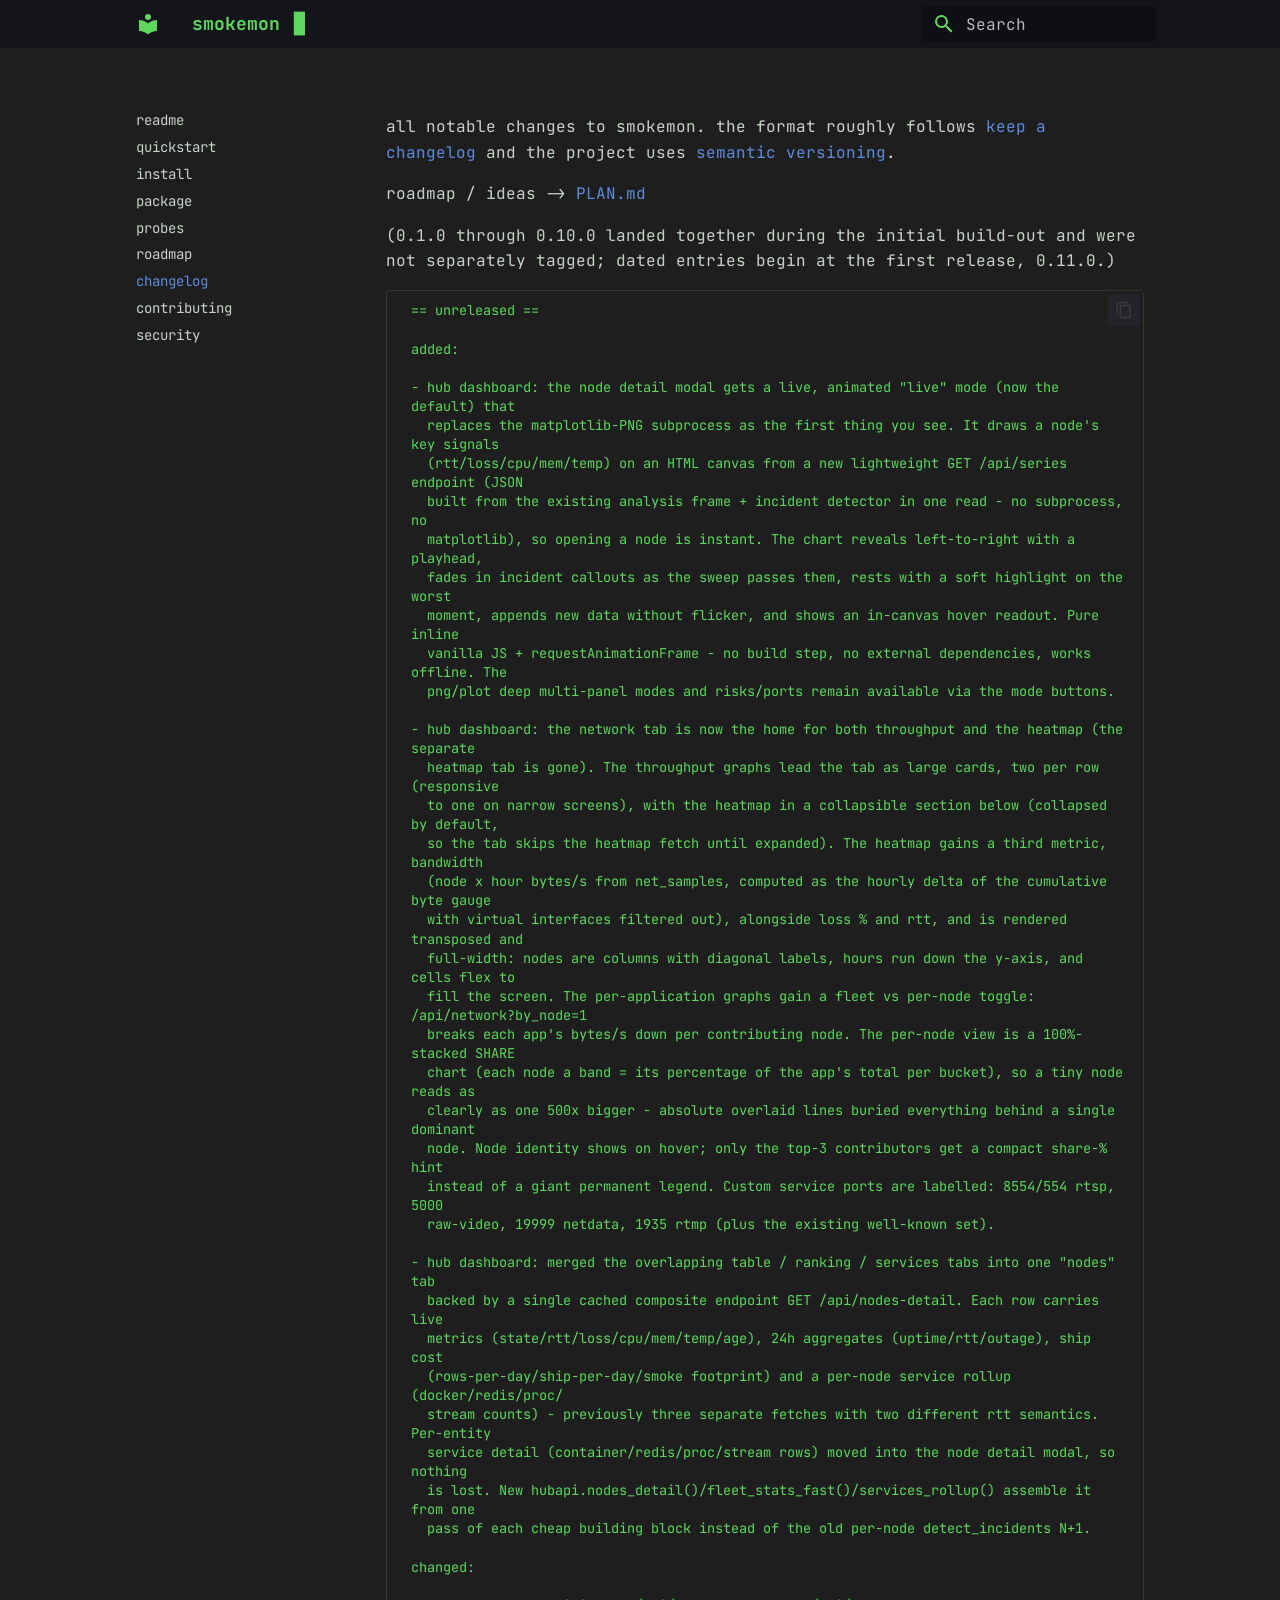
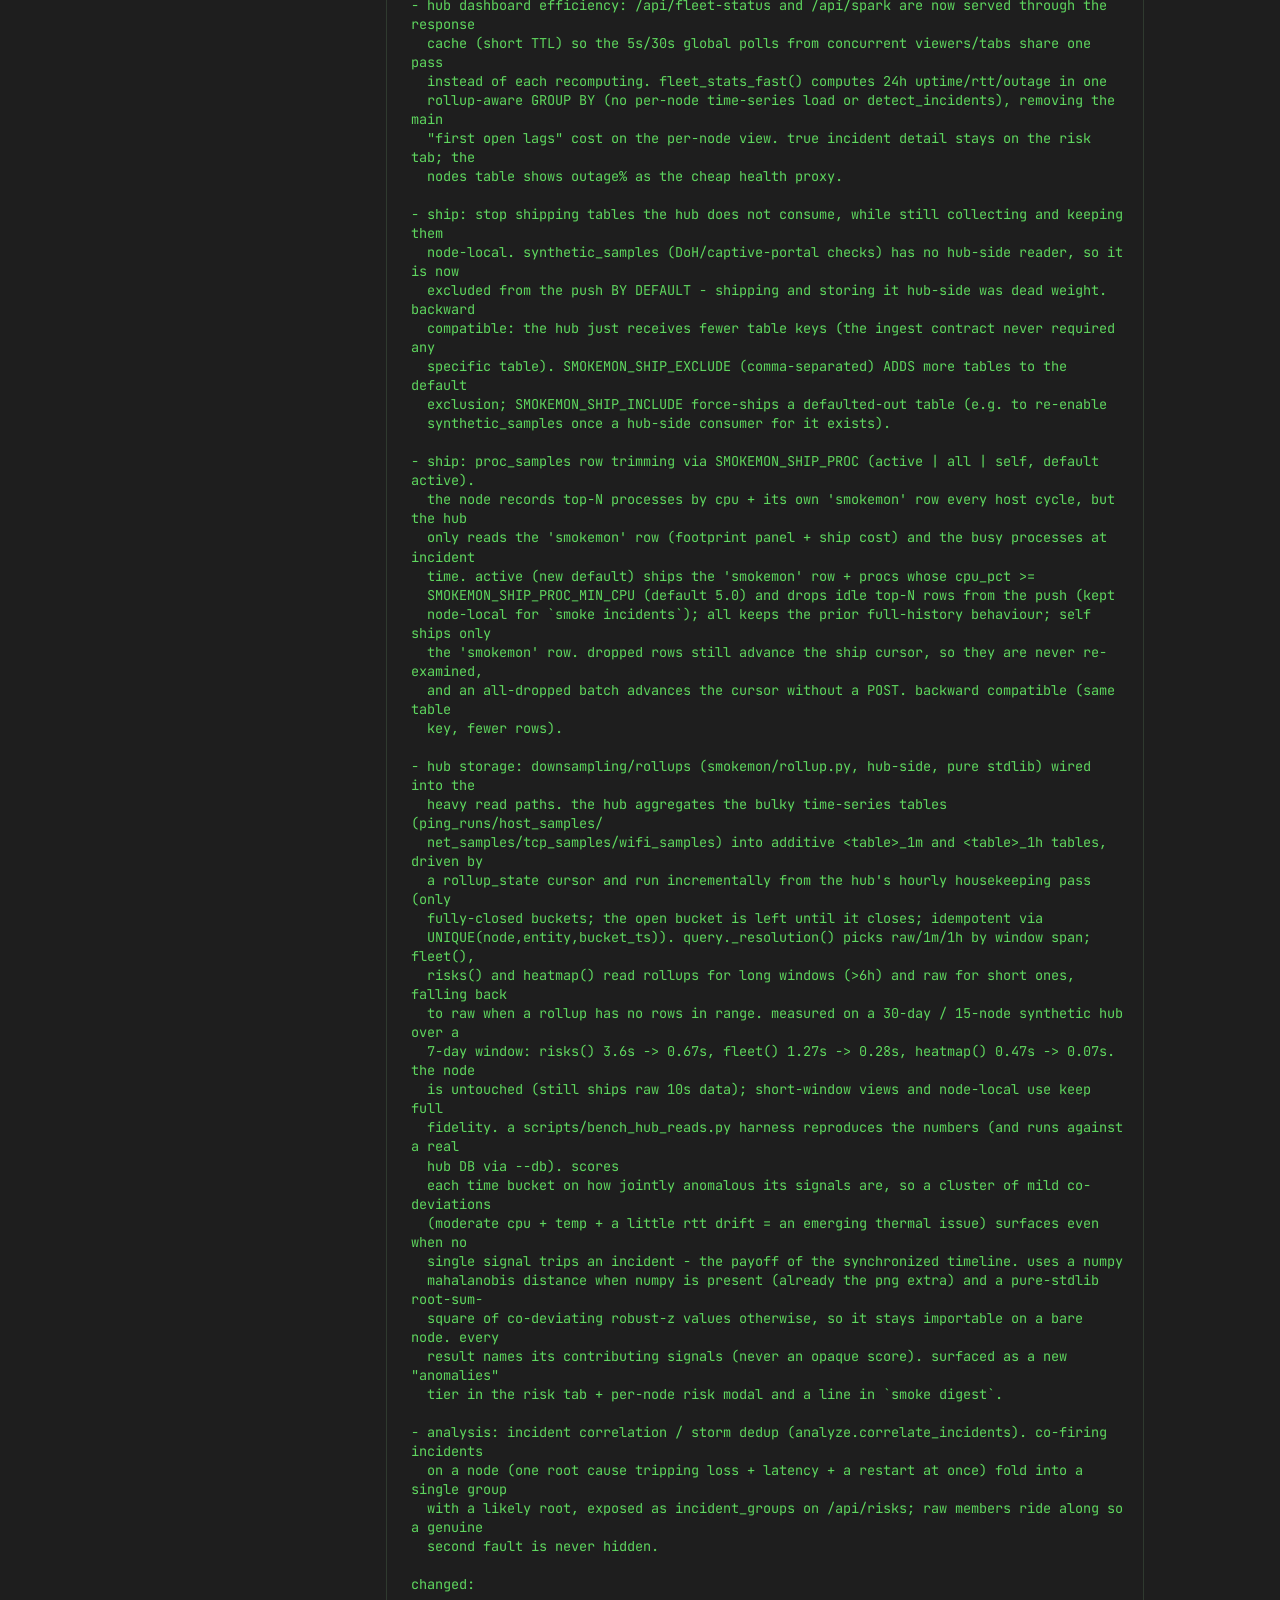
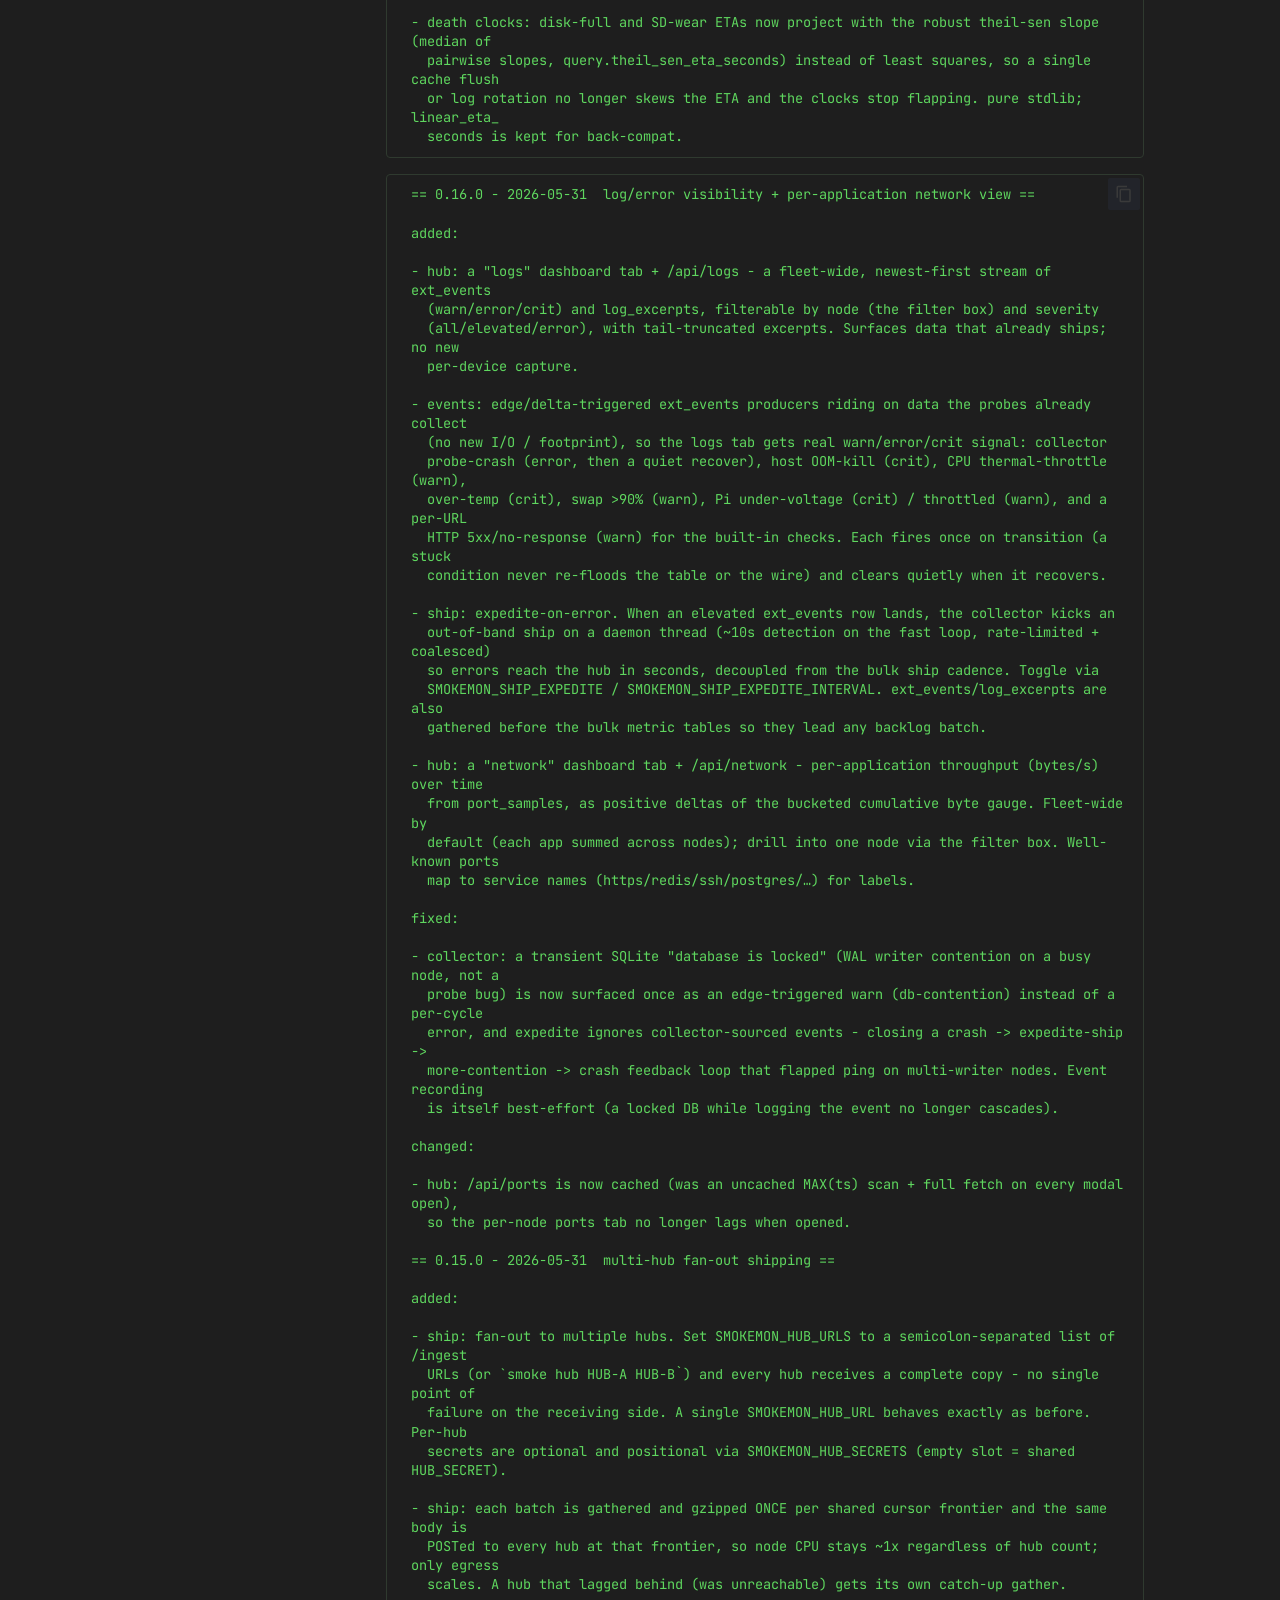
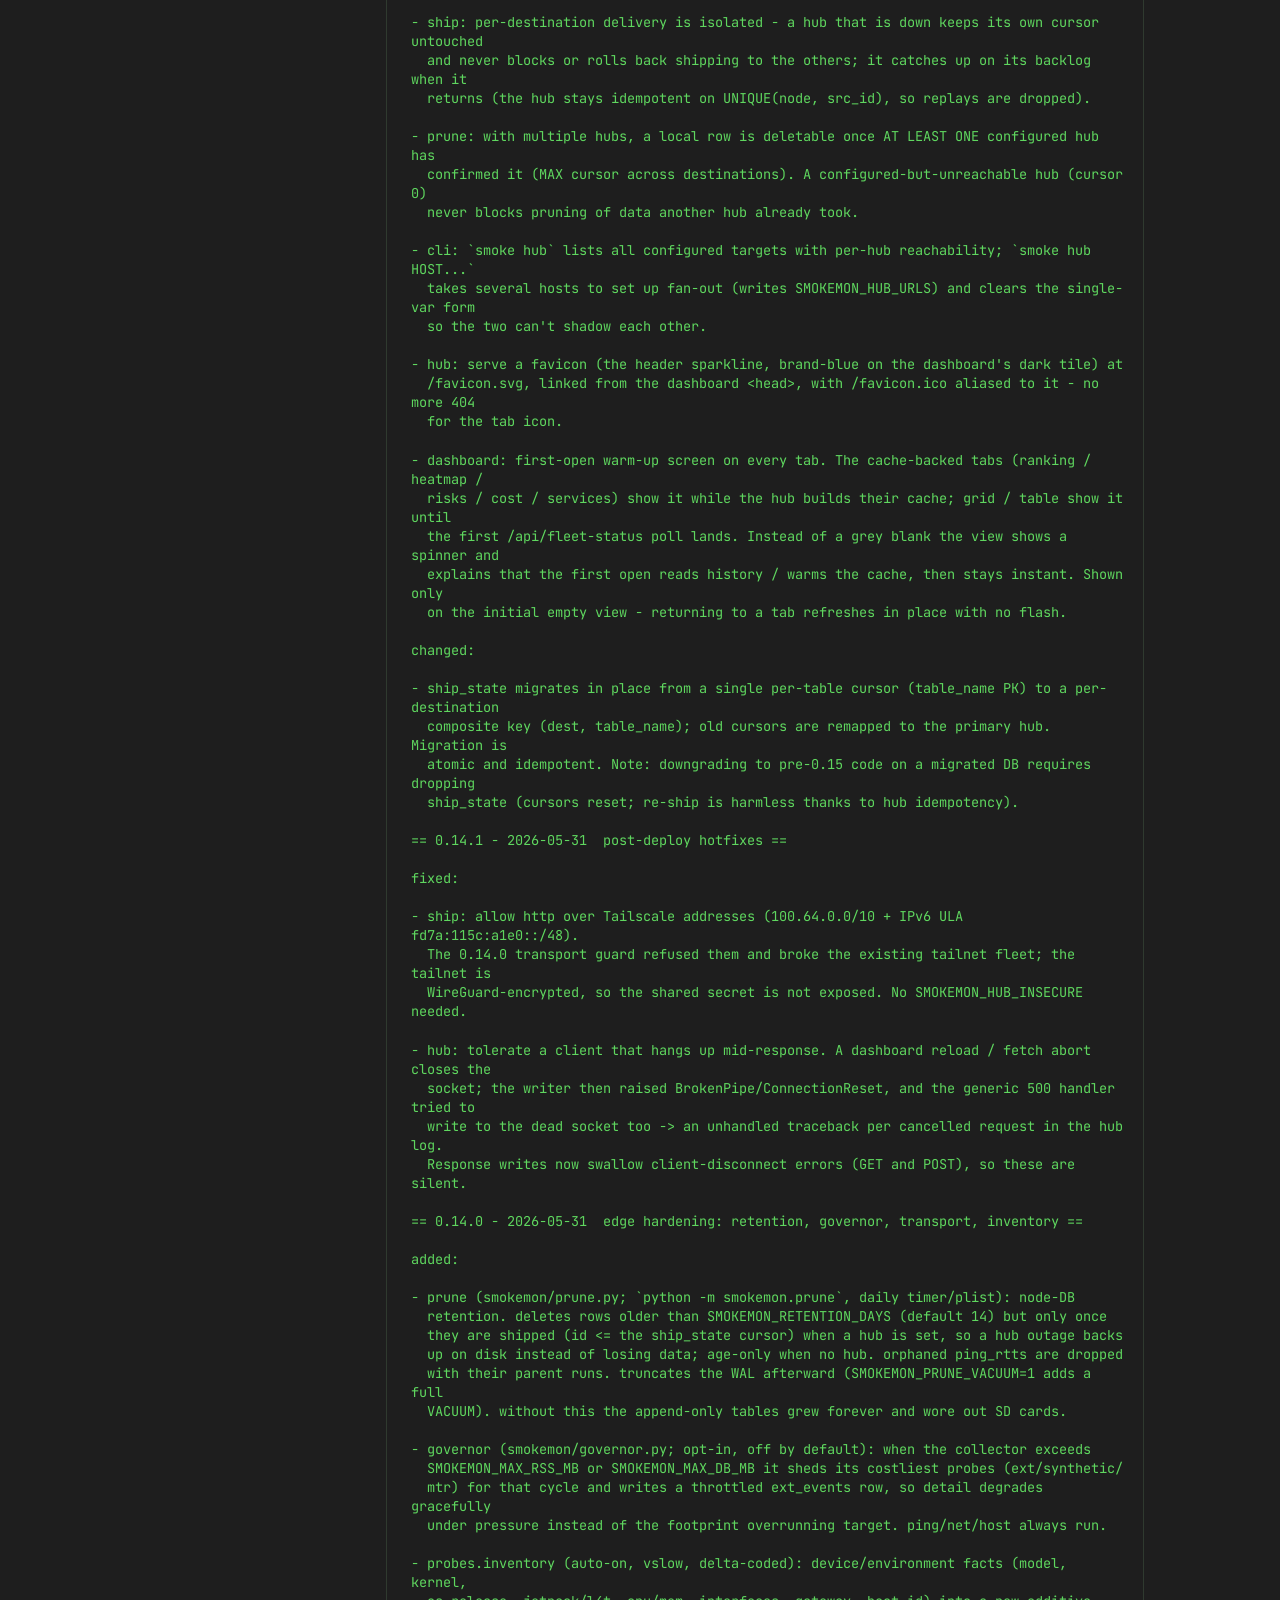
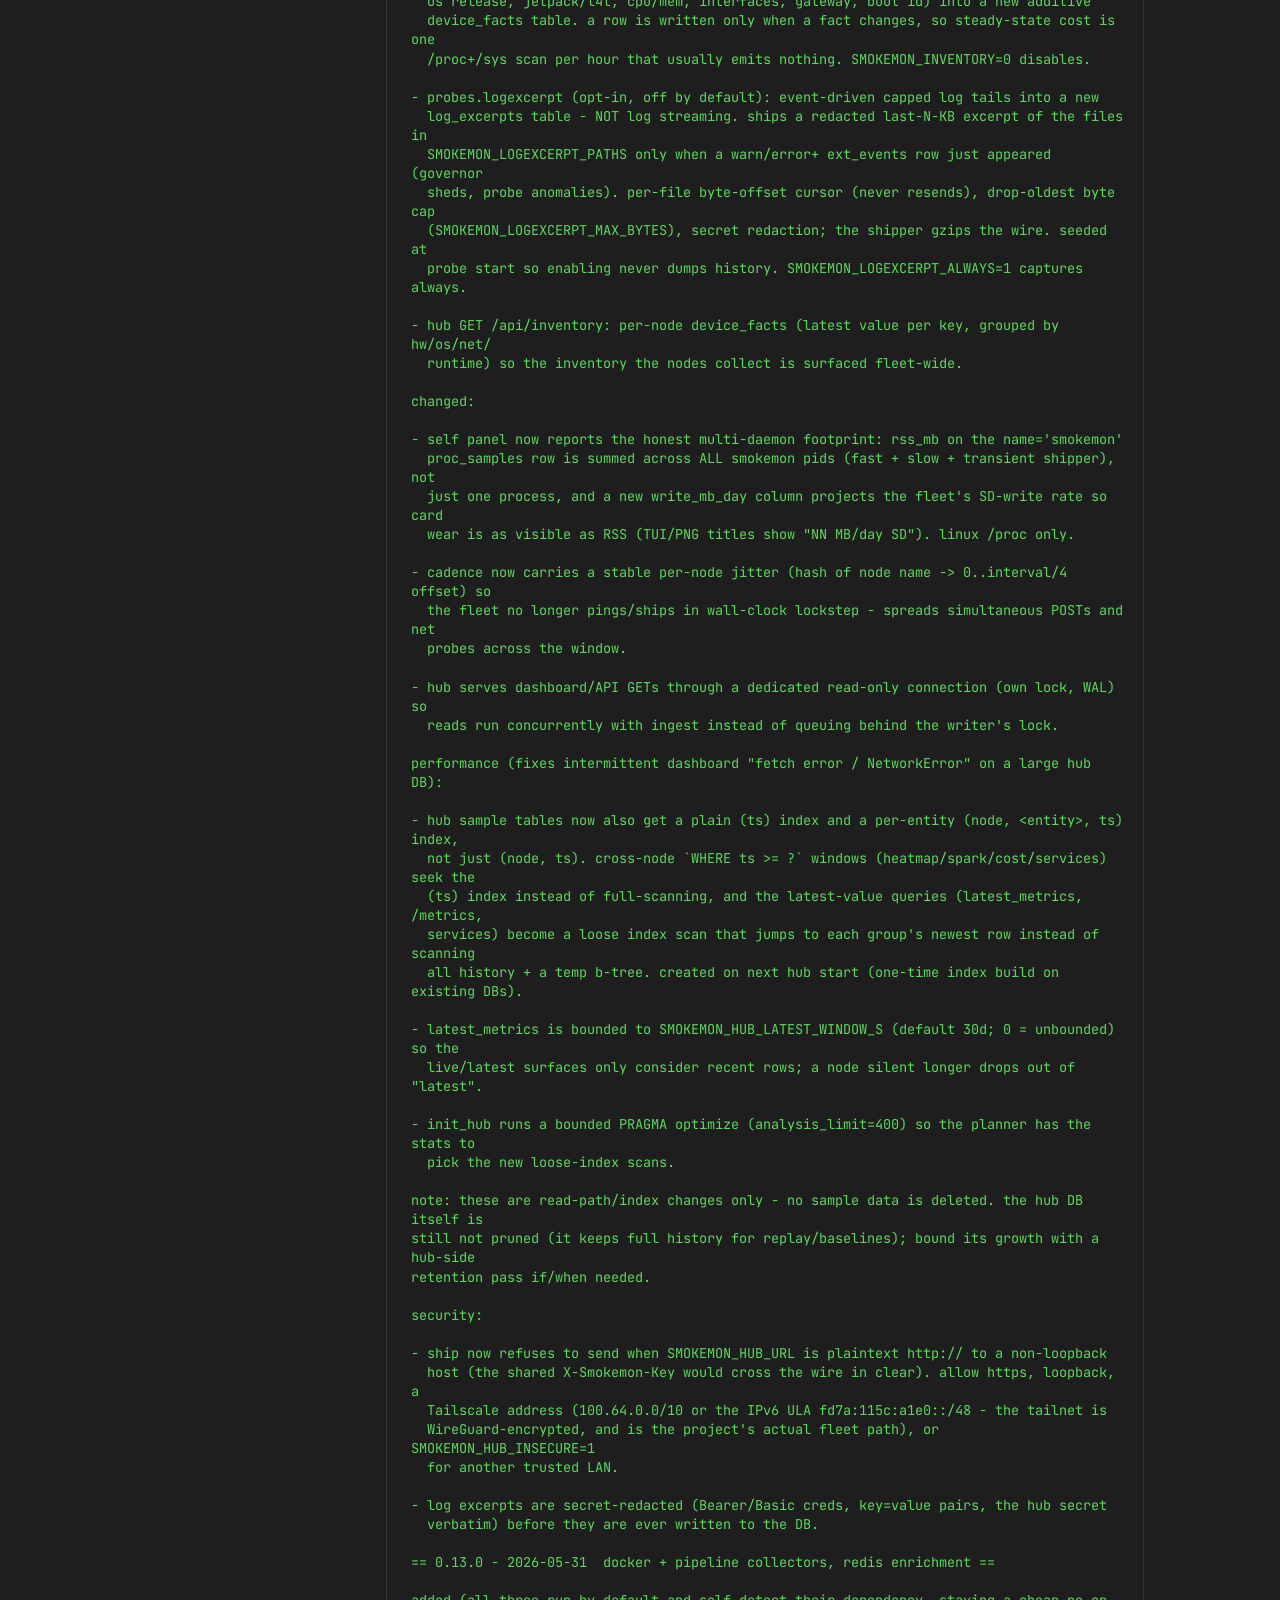
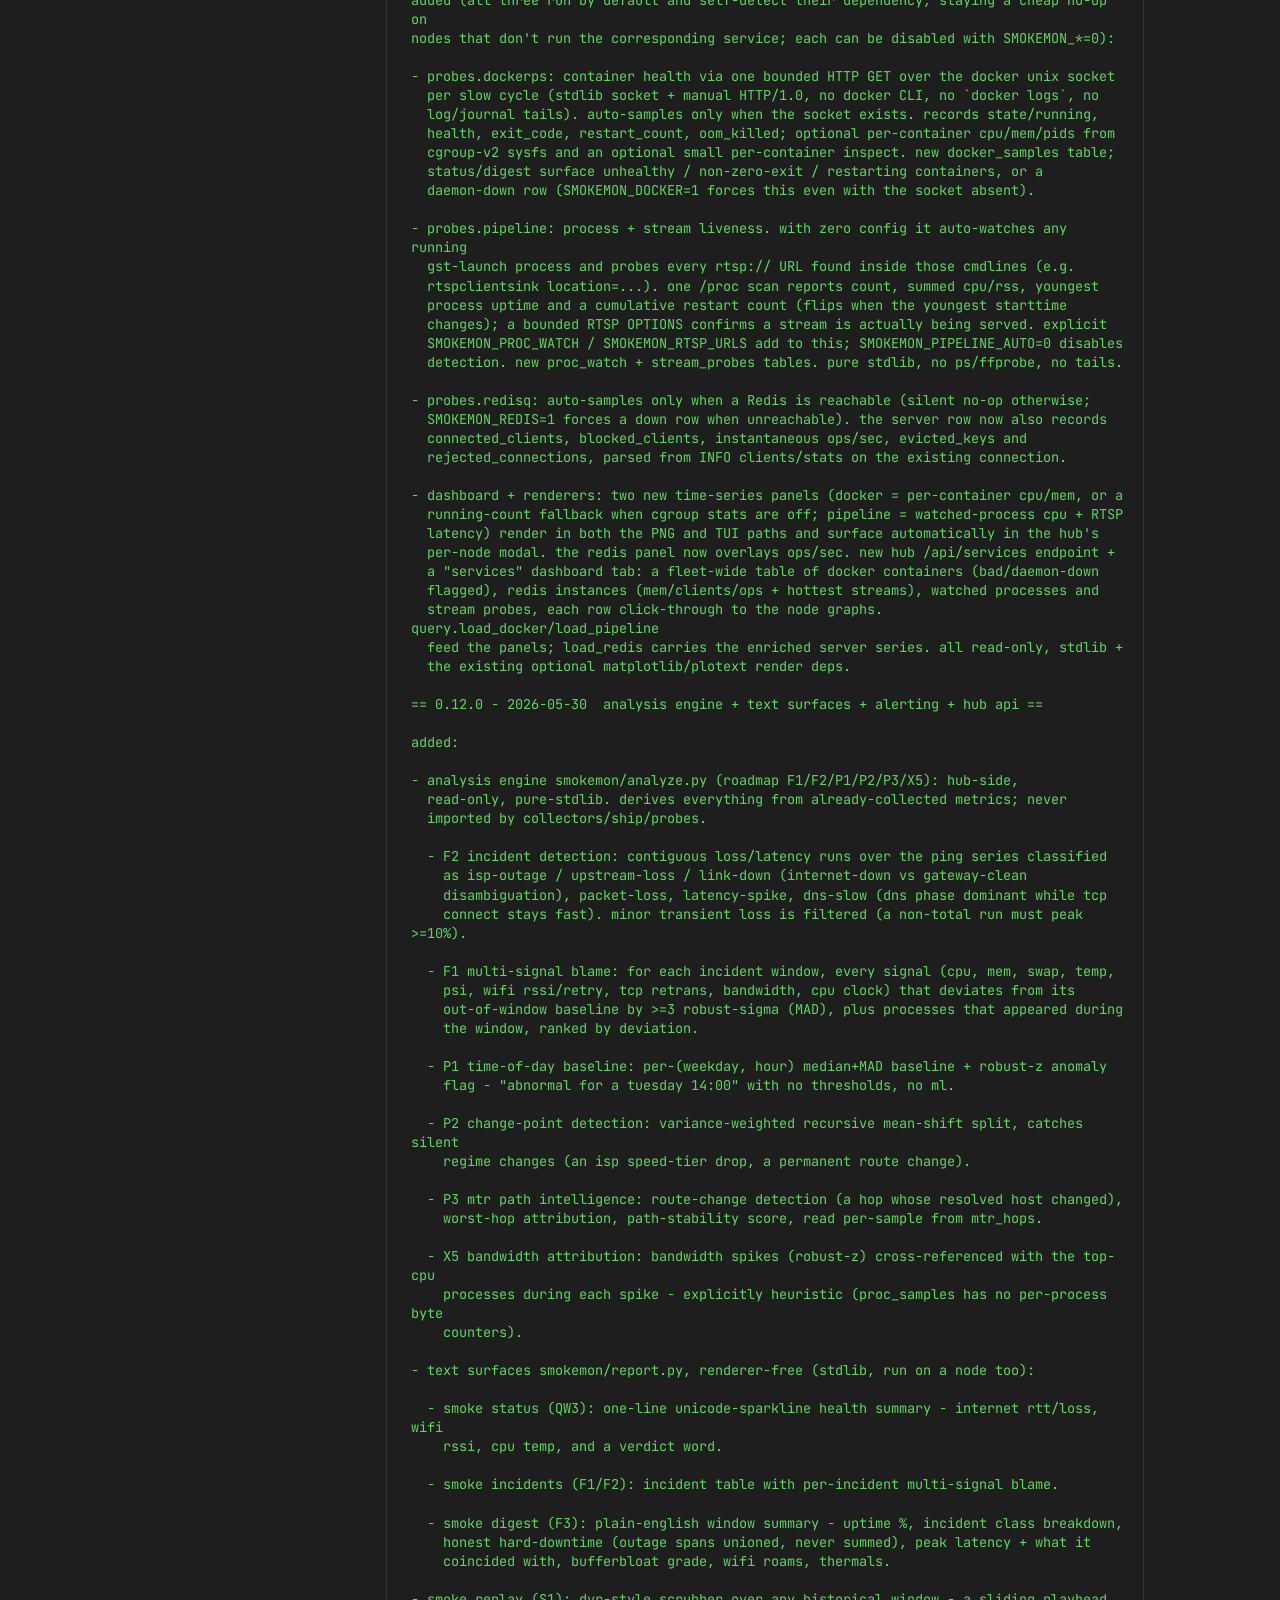
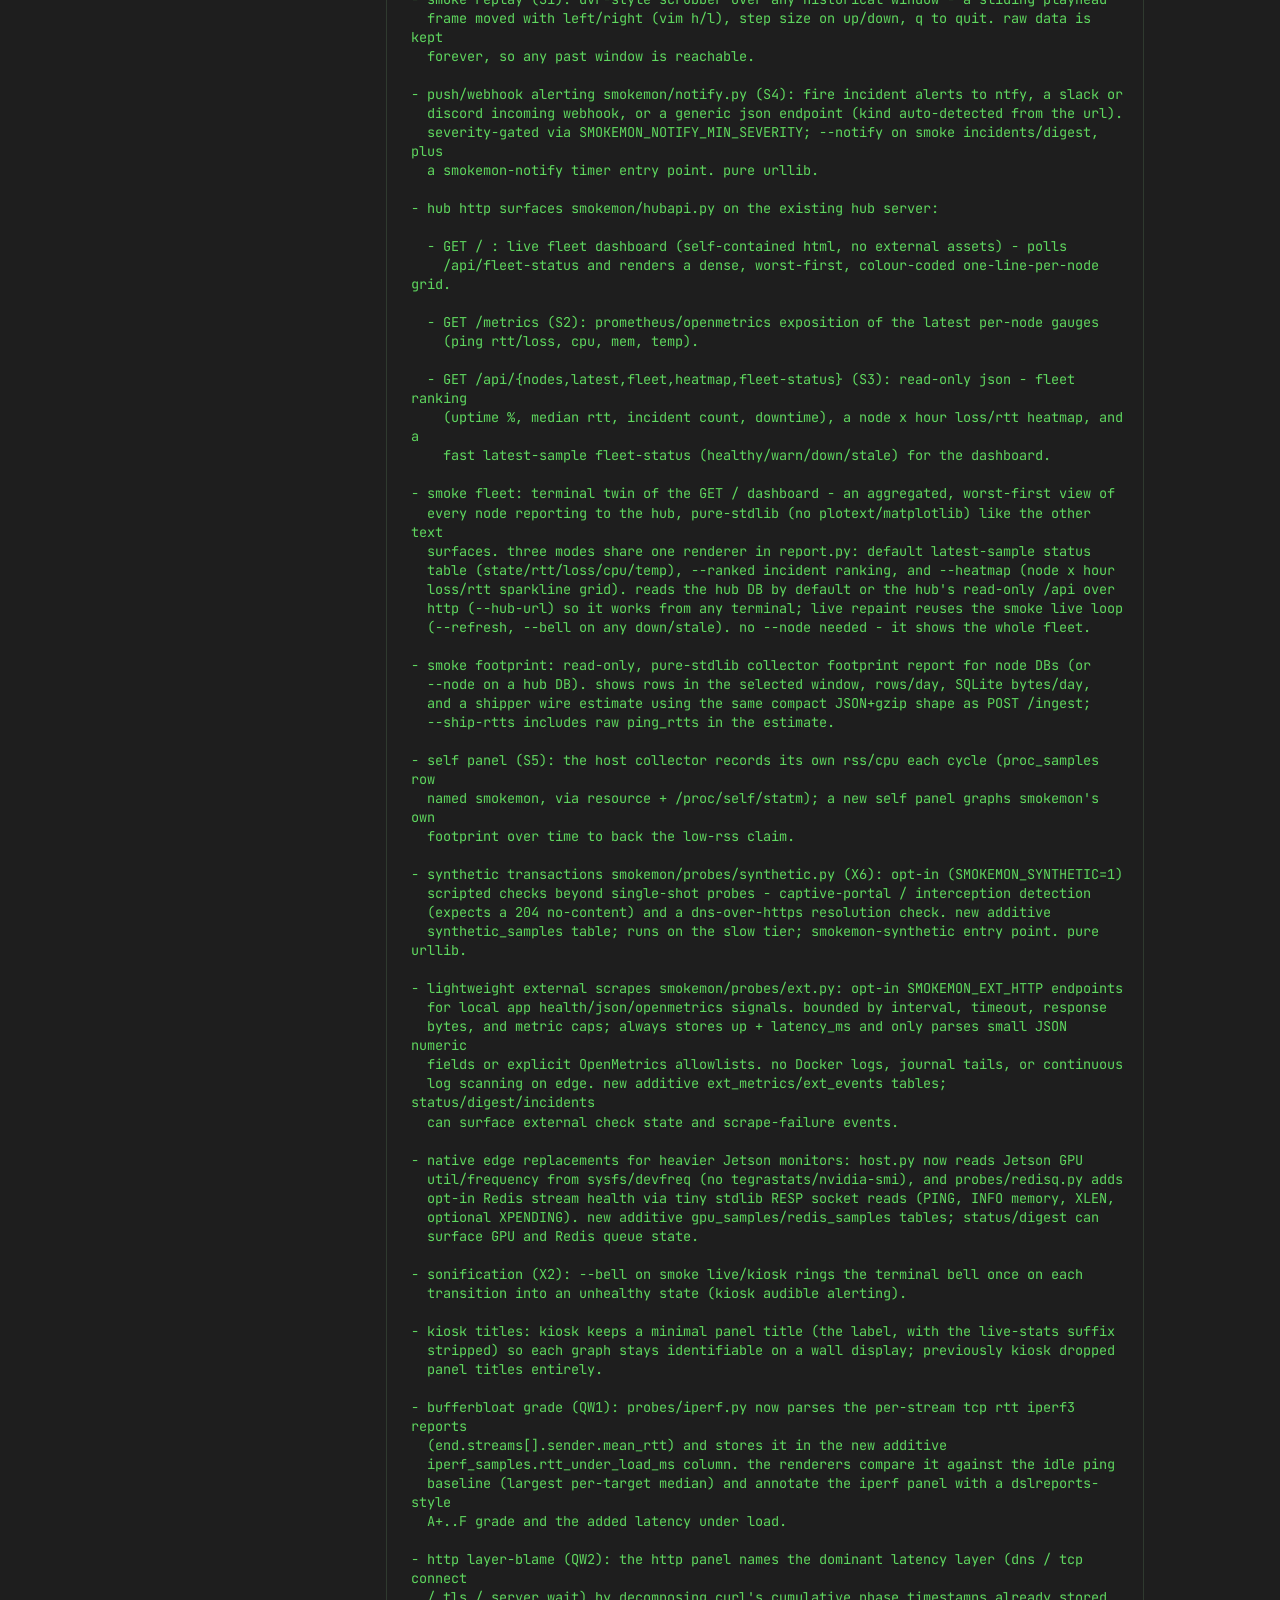
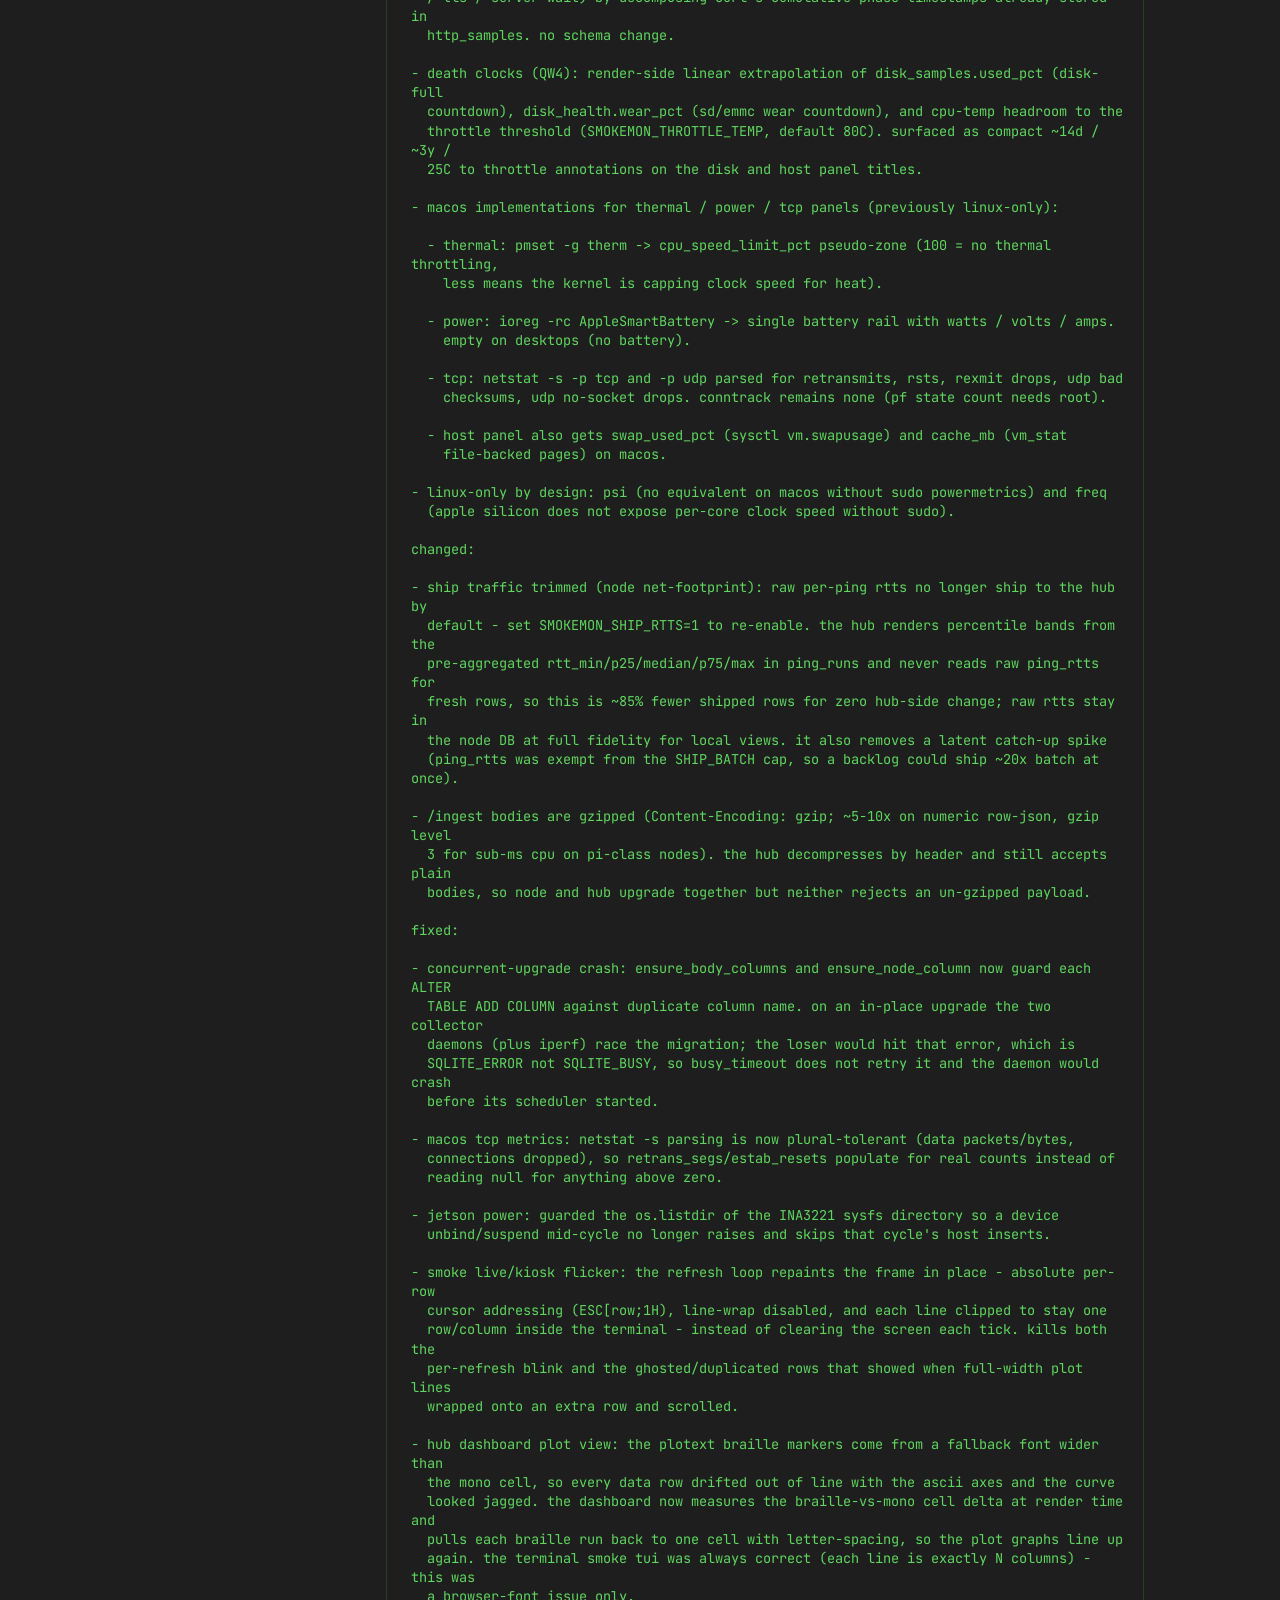
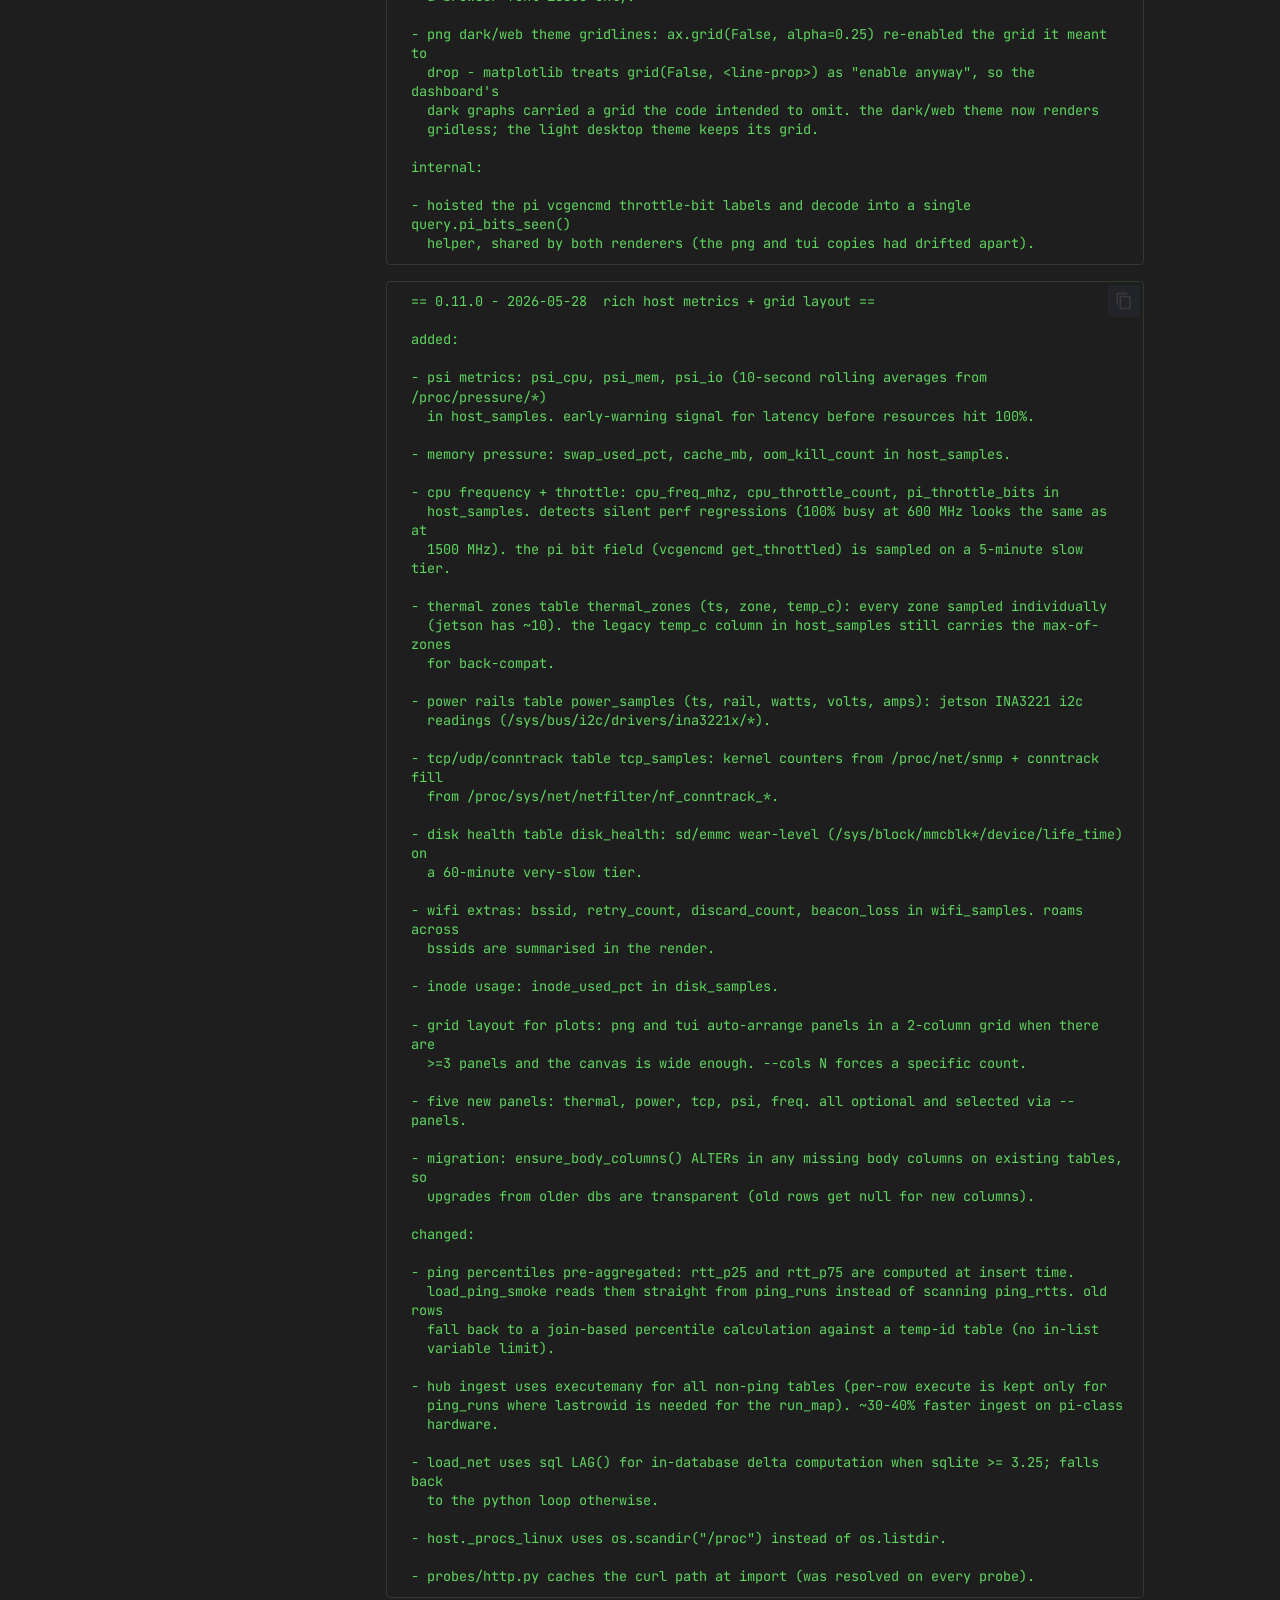
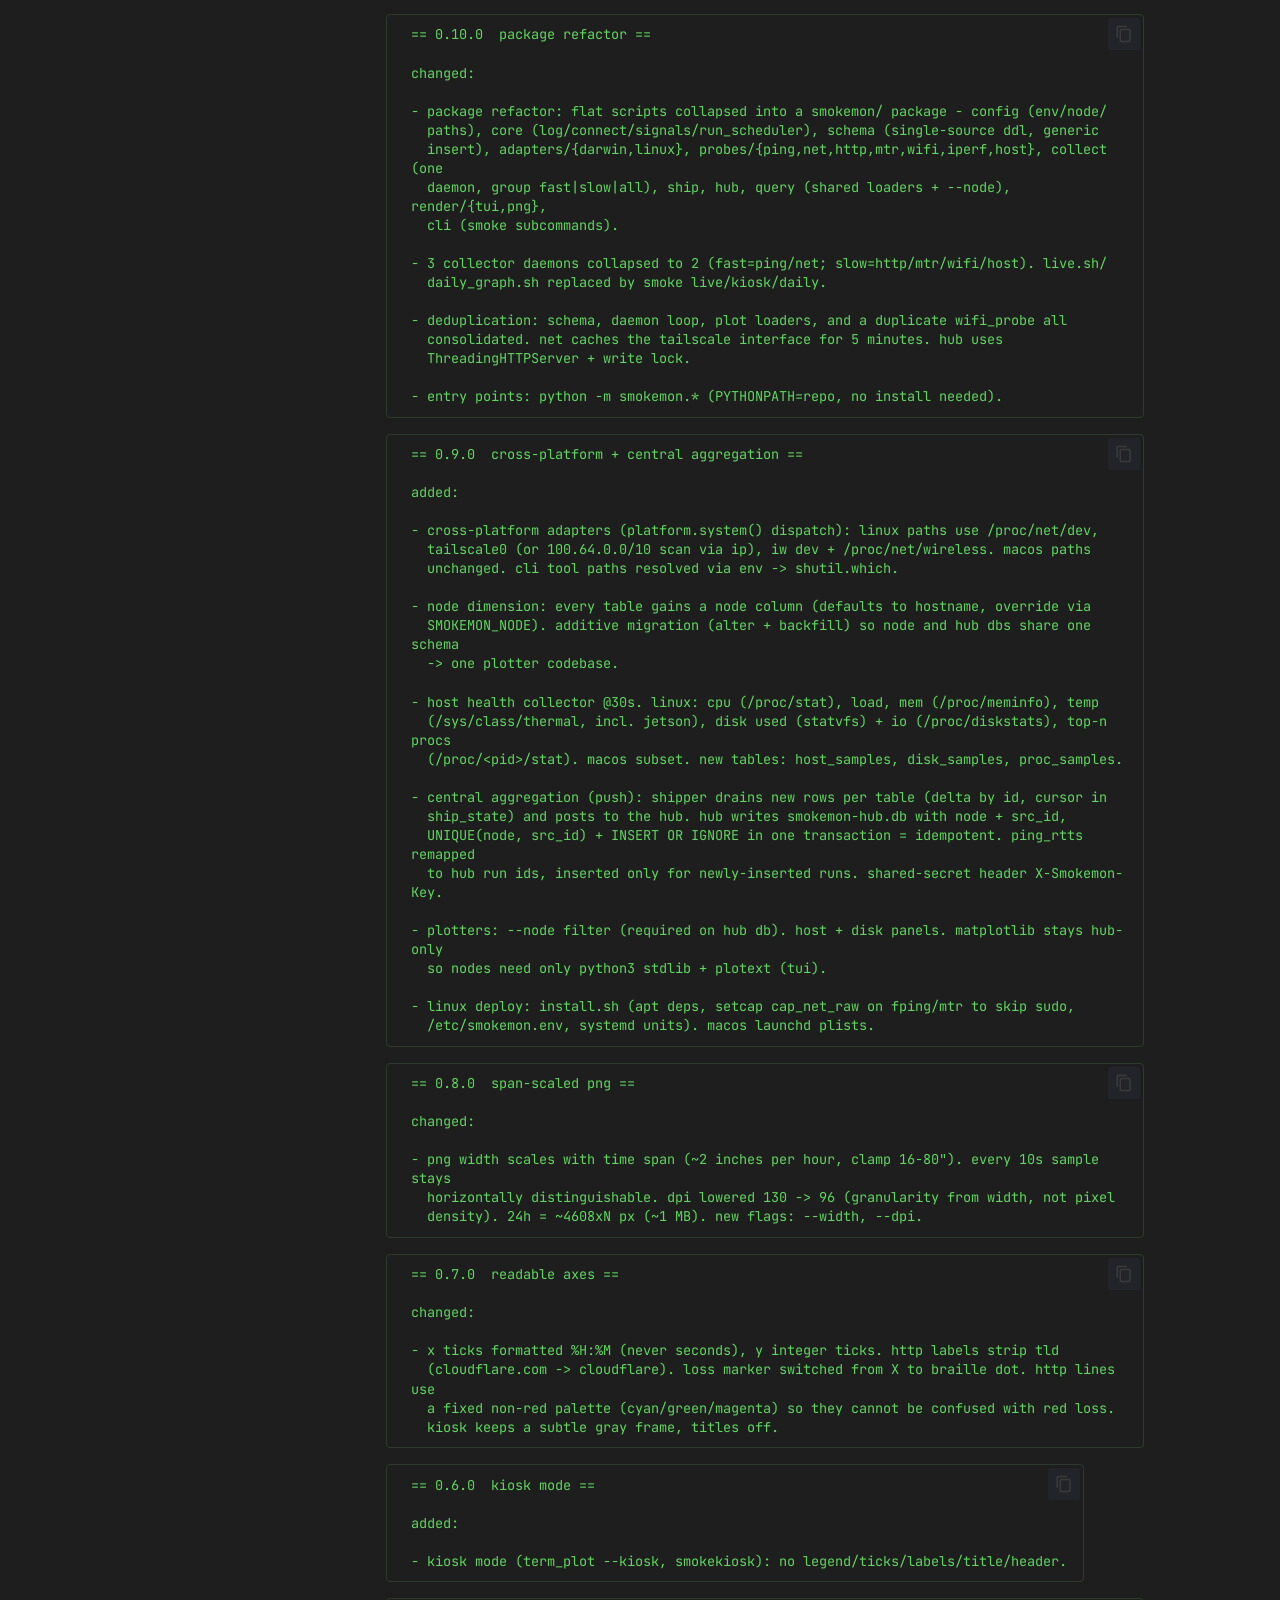
<file: CHANGELOG/index.html>
<!doctype html>
<html lang="en" class="no-js">
  <head>
    
      <meta charset="utf-8">
      <meta name="viewport" content="width=device-width,initial-scale=1">
      
        <meta name="description" content="full-stack network + host monitoring for the edge — every signal on one timeline, in stdlib python and ~30 mb of ram. no cloud, no dependencies, nothing to install but python.">
      
      
      
        <link rel="canonical" href="https://oovets.github.io/smokemon/CHANGELOG/">
      
      
        <link rel="prev" href="../PLAN/">
      
      
        <link rel="next" href="../CONTRIBUTING/">
      
      
        
      
      
      <link rel="icon" href="../assets/images/favicon.png">
      <meta name="generator" content="mkdocs-1.6.1, mkdocs-material-9.7.6">
    
    
      
        <title>changelog - smokemon</title>
      
    
    
      <link rel="stylesheet" href="../assets/stylesheets/main.484c7ddc.min.css">
      
        
        <link rel="stylesheet" href="../assets/stylesheets/palette.ab4e12ef.min.css">
      
      


    
    
      
    
    
      
        
        
        <link rel="preconnect" href="https://fonts.gstatic.com" crossorigin>
        <link rel="stylesheet" href="https://fonts.googleapis.com/css?family=JetBrains+Mono:300,300i,400,400i,700,700i%7CJetBrains+Mono:400,400i,700,700i&display=fallback">
        <style>:root{--md-text-font:"JetBrains Mono";--md-code-font:"JetBrains Mono"}</style>
      
    
    
      <link rel="stylesheet" href="../extra.css">
    
      <link rel="stylesheet" href="https://stevoo.net/theme.css">
    
      <link rel="stylesheet" href="https://api.mapbox.com/mapbox-gl-js/v3.9.0/mapbox-gl.css">
    
    <script>__md_scope=new URL("..",location),__md_hash=e=>[...e].reduce(((e,_)=>(e<<5)-e+_.charCodeAt(0)),0),__md_get=(e,_=localStorage,t=__md_scope)=>JSON.parse(_.getItem(t.pathname+"."+e)),__md_set=(e,_,t=localStorage,a=__md_scope)=>{try{t.setItem(a.pathname+"."+e,JSON.stringify(_))}catch(e){}}</script>
    
      

    
    
  </head>
  
  
    
    
    
    
    
    <body dir="ltr" data-md-color-scheme="slate" data-md-color-primary="black" data-md-color-accent="green">
  
    
    <input class="md-toggle" data-md-toggle="drawer" type="checkbox" id="__drawer" autocomplete="off">
    <input class="md-toggle" data-md-toggle="search" type="checkbox" id="__search" autocomplete="off">
    <label class="md-overlay" for="__drawer"></label>
    <div data-md-component="skip">
      
        
        <a href="#smokemon-changelog" class="md-skip">
          Skip to content
        </a>
      
    </div>
    <div data-md-component="announce">
      
    </div>
    
    
      

  

<header class="md-header md-header--shadow" data-md-component="header">
  <nav class="md-header__inner md-grid" aria-label="Header">
    <a href="/" title="smokemon" class="md-header__button md-logo" aria-label="smokemon" data-md-component="logo">
      
  
  <svg xmlns="http://www.w3.org/2000/svg" viewBox="0 0 24 24"><path d="M12 8a3 3 0 0 0 3-3 3 3 0 0 0-3-3 3 3 0 0 0-3 3 3 3 0 0 0 3 3m0 3.54C9.64 9.35 6.5 8 3 8v11c3.5 0 6.64 1.35 9 3.54 2.36-2.19 5.5-3.54 9-3.54V8c-3.5 0-6.64 1.35-9 3.54"/></svg>

    </a>
    <label class="md-header__button md-icon" for="__drawer">
      
      <svg xmlns="http://www.w3.org/2000/svg" viewBox="0 0 24 24"><path d="M3 6h18v2H3zm0 5h18v2H3zm0 5h18v2H3z"/></svg>
    </label>
    <div class="md-header__title" data-md-component="header-title">
      <div class="md-header__ellipsis">
        <div class="md-header__topic">
          <span class="md-ellipsis">
            smokemon
          </span>
        </div>
        <div class="md-header__topic" data-md-component="header-topic">
          <span class="md-ellipsis">
            
              changelog
            
          </span>
        </div>
      </div>
    </div>
    
      
    
    
    
    
      
      
        <label class="md-header__button md-icon" for="__search">
          
          <svg xmlns="http://www.w3.org/2000/svg" viewBox="0 0 24 24"><path d="M9.5 3A6.5 6.5 0 0 1 16 9.5c0 1.61-.59 3.09-1.56 4.23l.27.27h.79l5 5-1.5 1.5-5-5v-.79l-.27-.27A6.52 6.52 0 0 1 9.5 16 6.5 6.5 0 0 1 3 9.5 6.5 6.5 0 0 1 9.5 3m0 2C7 5 5 7 5 9.5S7 14 9.5 14 14 12 14 9.5 12 5 9.5 5"/></svg>
        </label>
        <div class="md-search" data-md-component="search" role="dialog">
  <label class="md-search__overlay" for="__search"></label>
  <div class="md-search__inner" role="search">
    <form class="md-search__form" name="search">
      <input type="text" class="md-search__input" name="query" aria-label="Search" placeholder="Search" autocapitalize="off" autocorrect="off" autocomplete="off" spellcheck="false" data-md-component="search-query" required>
      <label class="md-search__icon md-icon" for="__search">
        
        <svg xmlns="http://www.w3.org/2000/svg" viewBox="0 0 24 24"><path d="M9.5 3A6.5 6.5 0 0 1 16 9.5c0 1.61-.59 3.09-1.56 4.23l.27.27h.79l5 5-1.5 1.5-5-5v-.79l-.27-.27A6.52 6.52 0 0 1 9.5 16 6.5 6.5 0 0 1 3 9.5 6.5 6.5 0 0 1 9.5 3m0 2C7 5 5 7 5 9.5S7 14 9.5 14 14 12 14 9.5 12 5 9.5 5"/></svg>
        
        <svg xmlns="http://www.w3.org/2000/svg" viewBox="0 0 24 24"><path d="M20 11v2H8l5.5 5.5-1.42 1.42L4.16 12l7.92-7.92L13.5 5.5 8 11z"/></svg>
      </label>
      <nav class="md-search__options" aria-label="Search">
        
        <button type="reset" class="md-search__icon md-icon" title="Clear" aria-label="Clear" tabindex="-1">
          
          <svg xmlns="http://www.w3.org/2000/svg" viewBox="0 0 24 24"><path d="M19 6.41 17.59 5 12 10.59 6.41 5 5 6.41 10.59 12 5 17.59 6.41 19 12 13.41 17.59 19 19 17.59 13.41 12z"/></svg>
        </button>
      </nav>
      
    </form>
    <div class="md-search__output">
      <div class="md-search__scrollwrap" tabindex="0" data-md-scrollfix>
        <div class="md-search-result" data-md-component="search-result">
          <div class="md-search-result__meta">
            Initializing search
          </div>
          <ol class="md-search-result__list" role="presentation"></ol>
        </div>
      </div>
    </div>
  </div>
</div>
      
    
    
  </nav>
  
</header>
    
    <div class="md-container" data-md-component="container">
      
      
        
          
        
      
      <main class="md-main" data-md-component="main">
        <div class="md-main__inner md-grid">
          
            
              
              <div class="md-sidebar md-sidebar--primary" data-md-component="sidebar" data-md-type="navigation" >
                <div class="md-sidebar__scrollwrap">
                  <div class="md-sidebar__inner">
                    



  

<nav class="md-nav md-nav--primary md-nav--integrated" aria-label="Navigation" data-md-level="0">
  <label class="md-nav__title" for="__drawer">
    <a href="/" title="smokemon" class="md-nav__button md-logo" aria-label="smokemon" data-md-component="logo">
      
  
  <svg xmlns="http://www.w3.org/2000/svg" viewBox="0 0 24 24"><path d="M12 8a3 3 0 0 0 3-3 3 3 0 0 0-3-3 3 3 0 0 0-3 3 3 3 0 0 0 3 3m0 3.54C9.64 9.35 6.5 8 3 8v11c3.5 0 6.64 1.35 9 3.54 2.36-2.19 5.5-3.54 9-3.54V8c-3.5 0-6.64 1.35-9 3.54"/></svg>

    </a>
    smokemon
  </label>
  
  <ul class="md-nav__list" data-md-scrollfix>
    
      
      
  
  
  
  
    <li class="md-nav__item">
      <a href=".." class="md-nav__link">
        
  
  
  <span class="md-ellipsis">
    
  
    readme
  

    
  </span>
  
  

      </a>
    </li>
  

    
      
      
  
  
  
  
    <li class="md-nav__item">
      <a href="../QUICKSTART/" class="md-nav__link">
        
  
  
  <span class="md-ellipsis">
    
  
    quickstart
  

    
  </span>
  
  

      </a>
    </li>
  

    
      
      
  
  
  
  
    <li class="md-nav__item">
      <a href="../INSTALL/" class="md-nav__link">
        
  
  
  <span class="md-ellipsis">
    
  
    install
  

    
  </span>
  
  

      </a>
    </li>
  

    
      
      
  
  
  
  
    <li class="md-nav__item">
      <a href="../package/" class="md-nav__link">
        
  
  
  <span class="md-ellipsis">
    
  
    package
  

    
  </span>
  
  

      </a>
    </li>
  

    
      
      
  
  
  
  
    <li class="md-nav__item">
      <a href="../probes/" class="md-nav__link">
        
  
  
  <span class="md-ellipsis">
    
  
    probes
  

    
  </span>
  
  

      </a>
    </li>
  

    
      
      
  
  
  
  
    <li class="md-nav__item">
      <a href="../PLAN/" class="md-nav__link">
        
  
  
  <span class="md-ellipsis">
    
  
    roadmap
  

    
  </span>
  
  

      </a>
    </li>
  

    
      
      
  
  
    
  
  
  
    <li class="md-nav__item md-nav__item--active">
      
      <input class="md-nav__toggle md-toggle" type="checkbox" id="__toc">
      
      
        
      
      
      <a href="./" class="md-nav__link md-nav__link--active">
        
  
  
  <span class="md-ellipsis">
    
  
    changelog
  

    
  </span>
  
  

      </a>
      
    </li>
  

    
      
      
  
  
  
  
    <li class="md-nav__item">
      <a href="../CONTRIBUTING/" class="md-nav__link">
        
  
  
  <span class="md-ellipsis">
    
  
    contributing
  

    
  </span>
  
  

      </a>
    </li>
  

    
      
      
  
  
  
  
    <li class="md-nav__item">
      <a href="../SECURITY/" class="md-nav__link">
        
  
  
  <span class="md-ellipsis">
    
  
    security
  

    
  </span>
  
  

      </a>
    </li>
  

    
  </ul>
</nav>
                  </div>
                </div>
              </div>
            
            
          
          
            <div class="md-content" data-md-component="content">
              
              <article class="md-content__inner md-typeset">
                
                  



<h1 id="smokemon-changelog">smokemon - changelog<a class="headerlink" href="#smokemon-changelog" title="Permanent link">&para;</a></h1>
<p>all notable changes to smokemon. the format roughly follows <a href="https://keepachangelog.com/en/1.1.0/">keep a changelog</a> and the project uses <a href="https://semver.org/spec/v2.0.0.html">semantic versioning</a>.</p>
<p>roadmap / ideas -&gt; <a href="../PLAN/">PLAN.md</a></p>
<p>(0.1.0 through 0.10.0 landed together during the initial build-out and were not separately
tagged; dated entries begin at the first release, 0.11.0.)</p>
<div class="highlight"><pre><span></span><code><a id="__codelineno-0-1" name="__codelineno-0-1" href="#__codelineno-0-1"></a>== unreleased ==
<a id="__codelineno-0-2" name="__codelineno-0-2" href="#__codelineno-0-2"></a>
<a id="__codelineno-0-3" name="__codelineno-0-3" href="#__codelineno-0-3"></a>added:
<a id="__codelineno-0-4" name="__codelineno-0-4" href="#__codelineno-0-4"></a>
<a id="__codelineno-0-5" name="__codelineno-0-5" href="#__codelineno-0-5"></a>- hub dashboard: the node detail modal gets a live, animated &quot;live&quot; mode (now the default) that
<a id="__codelineno-0-6" name="__codelineno-0-6" href="#__codelineno-0-6"></a>  replaces the matplotlib-PNG subprocess as the first thing you see. It draws a node&#39;s key signals
<a id="__codelineno-0-7" name="__codelineno-0-7" href="#__codelineno-0-7"></a>  (rtt/loss/cpu/mem/temp) on an HTML canvas from a new lightweight GET /api/series endpoint (JSON
<a id="__codelineno-0-8" name="__codelineno-0-8" href="#__codelineno-0-8"></a>  built from the existing analysis frame + incident detector in one read - no subprocess, no
<a id="__codelineno-0-9" name="__codelineno-0-9" href="#__codelineno-0-9"></a>  matplotlib), so opening a node is instant. The chart reveals left-to-right with a playhead,
<a id="__codelineno-0-10" name="__codelineno-0-10" href="#__codelineno-0-10"></a>  fades in incident callouts as the sweep passes them, rests with a soft highlight on the worst
<a id="__codelineno-0-11" name="__codelineno-0-11" href="#__codelineno-0-11"></a>  moment, appends new data without flicker, and shows an in-canvas hover readout. Pure inline
<a id="__codelineno-0-12" name="__codelineno-0-12" href="#__codelineno-0-12"></a>  vanilla JS + requestAnimationFrame - no build step, no external dependencies, works offline. The
<a id="__codelineno-0-13" name="__codelineno-0-13" href="#__codelineno-0-13"></a>  png/plot deep multi-panel modes and risks/ports remain available via the mode buttons.
<a id="__codelineno-0-14" name="__codelineno-0-14" href="#__codelineno-0-14"></a>
<a id="__codelineno-0-15" name="__codelineno-0-15" href="#__codelineno-0-15"></a>- hub dashboard: the network tab is now the home for both throughput and the heatmap (the separate
<a id="__codelineno-0-16" name="__codelineno-0-16" href="#__codelineno-0-16"></a>  heatmap tab is gone). The throughput graphs lead the tab as large cards, two per row (responsive
<a id="__codelineno-0-17" name="__codelineno-0-17" href="#__codelineno-0-17"></a>  to one on narrow screens), with the heatmap in a collapsible section below (collapsed by default,
<a id="__codelineno-0-18" name="__codelineno-0-18" href="#__codelineno-0-18"></a>  so the tab skips the heatmap fetch until expanded). The heatmap gains a third metric, bandwidth
<a id="__codelineno-0-19" name="__codelineno-0-19" href="#__codelineno-0-19"></a>  (node x hour bytes/s from net_samples, computed as the hourly delta of the cumulative byte gauge
<a id="__codelineno-0-20" name="__codelineno-0-20" href="#__codelineno-0-20"></a>  with virtual interfaces filtered out), alongside loss % and rtt, and is rendered transposed and
<a id="__codelineno-0-21" name="__codelineno-0-21" href="#__codelineno-0-21"></a>  full-width: nodes are columns with diagonal labels, hours run down the y-axis, and cells flex to
<a id="__codelineno-0-22" name="__codelineno-0-22" href="#__codelineno-0-22"></a>  fill the screen. The per-application graphs gain a fleet vs per-node toggle: /api/network?by_node=1
<a id="__codelineno-0-23" name="__codelineno-0-23" href="#__codelineno-0-23"></a>  breaks each app&#39;s bytes/s down per contributing node. The per-node view is a 100%-stacked SHARE
<a id="__codelineno-0-24" name="__codelineno-0-24" href="#__codelineno-0-24"></a>  chart (each node a band = its percentage of the app&#39;s total per bucket), so a tiny node reads as
<a id="__codelineno-0-25" name="__codelineno-0-25" href="#__codelineno-0-25"></a>  clearly as one 500x bigger - absolute overlaid lines buried everything behind a single dominant
<a id="__codelineno-0-26" name="__codelineno-0-26" href="#__codelineno-0-26"></a>  node. Node identity shows on hover; only the top-3 contributors get a compact share-% hint
<a id="__codelineno-0-27" name="__codelineno-0-27" href="#__codelineno-0-27"></a>  instead of a giant permanent legend. Custom service ports are labelled: 8554/554 rtsp, 5000
<a id="__codelineno-0-28" name="__codelineno-0-28" href="#__codelineno-0-28"></a>  raw-video, 19999 netdata, 1935 rtmp (plus the existing well-known set).
<a id="__codelineno-0-29" name="__codelineno-0-29" href="#__codelineno-0-29"></a>
<a id="__codelineno-0-30" name="__codelineno-0-30" href="#__codelineno-0-30"></a>- hub dashboard: merged the overlapping table / ranking / services tabs into one &quot;nodes&quot; tab
<a id="__codelineno-0-31" name="__codelineno-0-31" href="#__codelineno-0-31"></a>  backed by a single cached composite endpoint GET /api/nodes-detail. Each row carries live
<a id="__codelineno-0-32" name="__codelineno-0-32" href="#__codelineno-0-32"></a>  metrics (state/rtt/loss/cpu/mem/temp/age), 24h aggregates (uptime/rtt/outage), ship cost
<a id="__codelineno-0-33" name="__codelineno-0-33" href="#__codelineno-0-33"></a>  (rows-per-day/ship-per-day/smoke footprint) and a per-node service rollup (docker/redis/proc/
<a id="__codelineno-0-34" name="__codelineno-0-34" href="#__codelineno-0-34"></a>  stream counts) - previously three separate fetches with two different rtt semantics. Per-entity
<a id="__codelineno-0-35" name="__codelineno-0-35" href="#__codelineno-0-35"></a>  service detail (container/redis/proc/stream rows) moved into the node detail modal, so nothing
<a id="__codelineno-0-36" name="__codelineno-0-36" href="#__codelineno-0-36"></a>  is lost. New hubapi.nodes_detail()/fleet_stats_fast()/services_rollup() assemble it from one
<a id="__codelineno-0-37" name="__codelineno-0-37" href="#__codelineno-0-37"></a>  pass of each cheap building block instead of the old per-node detect_incidents N+1.
<a id="__codelineno-0-38" name="__codelineno-0-38" href="#__codelineno-0-38"></a>
<a id="__codelineno-0-39" name="__codelineno-0-39" href="#__codelineno-0-39"></a>changed:
<a id="__codelineno-0-40" name="__codelineno-0-40" href="#__codelineno-0-40"></a>
<a id="__codelineno-0-41" name="__codelineno-0-41" href="#__codelineno-0-41"></a>- hub dashboard efficiency: /api/fleet-status and /api/spark are now served through the response
<a id="__codelineno-0-42" name="__codelineno-0-42" href="#__codelineno-0-42"></a>  cache (short TTL) so the 5s/30s global polls from concurrent viewers/tabs share one pass
<a id="__codelineno-0-43" name="__codelineno-0-43" href="#__codelineno-0-43"></a>  instead of each recomputing. fleet_stats_fast() computes 24h uptime/rtt/outage in one
<a id="__codelineno-0-44" name="__codelineno-0-44" href="#__codelineno-0-44"></a>  rollup-aware GROUP BY (no per-node time-series load or detect_incidents), removing the main
<a id="__codelineno-0-45" name="__codelineno-0-45" href="#__codelineno-0-45"></a>  &quot;first open lags&quot; cost on the per-node view. true incident detail stays on the risk tab; the
<a id="__codelineno-0-46" name="__codelineno-0-46" href="#__codelineno-0-46"></a>  nodes table shows outage% as the cheap health proxy.
<a id="__codelineno-0-47" name="__codelineno-0-47" href="#__codelineno-0-47"></a>
<a id="__codelineno-0-48" name="__codelineno-0-48" href="#__codelineno-0-48"></a>- ship: stop shipping tables the hub does not consume, while still collecting and keeping them
<a id="__codelineno-0-49" name="__codelineno-0-49" href="#__codelineno-0-49"></a>  node-local. synthetic_samples (DoH/captive-portal checks) has no hub-side reader, so it is now
<a id="__codelineno-0-50" name="__codelineno-0-50" href="#__codelineno-0-50"></a>  excluded from the push BY DEFAULT - shipping and storing it hub-side was dead weight. backward
<a id="__codelineno-0-51" name="__codelineno-0-51" href="#__codelineno-0-51"></a>  compatible: the hub just receives fewer table keys (the ingest contract never required any
<a id="__codelineno-0-52" name="__codelineno-0-52" href="#__codelineno-0-52"></a>  specific table). SMOKEMON_SHIP_EXCLUDE (comma-separated) ADDS more tables to the default
<a id="__codelineno-0-53" name="__codelineno-0-53" href="#__codelineno-0-53"></a>  exclusion; SMOKEMON_SHIP_INCLUDE force-ships a defaulted-out table (e.g. to re-enable
<a id="__codelineno-0-54" name="__codelineno-0-54" href="#__codelineno-0-54"></a>  synthetic_samples once a hub-side consumer for it exists).
<a id="__codelineno-0-55" name="__codelineno-0-55" href="#__codelineno-0-55"></a>
<a id="__codelineno-0-56" name="__codelineno-0-56" href="#__codelineno-0-56"></a>- ship: proc_samples row trimming via SMOKEMON_SHIP_PROC (active | all | self, default active).
<a id="__codelineno-0-57" name="__codelineno-0-57" href="#__codelineno-0-57"></a>  the node records top-N processes by cpu + its own &#39;smokemon&#39; row every host cycle, but the hub
<a id="__codelineno-0-58" name="__codelineno-0-58" href="#__codelineno-0-58"></a>  only reads the &#39;smokemon&#39; row (footprint panel + ship cost) and the busy processes at incident
<a id="__codelineno-0-59" name="__codelineno-0-59" href="#__codelineno-0-59"></a>  time. active (new default) ships the &#39;smokemon&#39; row + procs whose cpu_pct &gt;=
<a id="__codelineno-0-60" name="__codelineno-0-60" href="#__codelineno-0-60"></a>  SMOKEMON_SHIP_PROC_MIN_CPU (default 5.0) and drops idle top-N rows from the push (kept
<a id="__codelineno-0-61" name="__codelineno-0-61" href="#__codelineno-0-61"></a>  node-local for `smoke incidents`); all keeps the prior full-history behaviour; self ships only
<a id="__codelineno-0-62" name="__codelineno-0-62" href="#__codelineno-0-62"></a>  the &#39;smokemon&#39; row. dropped rows still advance the ship cursor, so they are never re-examined,
<a id="__codelineno-0-63" name="__codelineno-0-63" href="#__codelineno-0-63"></a>  and an all-dropped batch advances the cursor without a POST. backward compatible (same table
<a id="__codelineno-0-64" name="__codelineno-0-64" href="#__codelineno-0-64"></a>  key, fewer rows).
<a id="__codelineno-0-65" name="__codelineno-0-65" href="#__codelineno-0-65"></a>
<a id="__codelineno-0-66" name="__codelineno-0-66" href="#__codelineno-0-66"></a>- hub storage: downsampling/rollups (smokemon/rollup.py, hub-side, pure stdlib) wired into the
<a id="__codelineno-0-67" name="__codelineno-0-67" href="#__codelineno-0-67"></a>  heavy read paths. the hub aggregates the bulky time-series tables (ping_runs/host_samples/
<a id="__codelineno-0-68" name="__codelineno-0-68" href="#__codelineno-0-68"></a>  net_samples/tcp_samples/wifi_samples) into additive &lt;table&gt;_1m and &lt;table&gt;_1h tables, driven by
<a id="__codelineno-0-69" name="__codelineno-0-69" href="#__codelineno-0-69"></a>  a rollup_state cursor and run incrementally from the hub&#39;s hourly housekeeping pass (only
<a id="__codelineno-0-70" name="__codelineno-0-70" href="#__codelineno-0-70"></a>  fully-closed buckets; the open bucket is left until it closes; idempotent via
<a id="__codelineno-0-71" name="__codelineno-0-71" href="#__codelineno-0-71"></a>  UNIQUE(node,entity,bucket_ts)). query._resolution() picks raw/1m/1h by window span; fleet(),
<a id="__codelineno-0-72" name="__codelineno-0-72" href="#__codelineno-0-72"></a>  risks() and heatmap() read rollups for long windows (&gt;6h) and raw for short ones, falling back
<a id="__codelineno-0-73" name="__codelineno-0-73" href="#__codelineno-0-73"></a>  to raw when a rollup has no rows in range. measured on a 30-day / 15-node synthetic hub over a
<a id="__codelineno-0-74" name="__codelineno-0-74" href="#__codelineno-0-74"></a>  7-day window: risks() 3.6s -&gt; 0.67s, fleet() 1.27s -&gt; 0.28s, heatmap() 0.47s -&gt; 0.07s. the node
<a id="__codelineno-0-75" name="__codelineno-0-75" href="#__codelineno-0-75"></a>  is untouched (still ships raw 10s data); short-window views and node-local use keep full
<a id="__codelineno-0-76" name="__codelineno-0-76" href="#__codelineno-0-76"></a>  fidelity. a scripts/bench_hub_reads.py harness reproduces the numbers (and runs against a real
<a id="__codelineno-0-77" name="__codelineno-0-77" href="#__codelineno-0-77"></a>  hub DB via --db). scores
<a id="__codelineno-0-78" name="__codelineno-0-78" href="#__codelineno-0-78"></a>  each time bucket on how jointly anomalous its signals are, so a cluster of mild co-deviations
<a id="__codelineno-0-79" name="__codelineno-0-79" href="#__codelineno-0-79"></a>  (moderate cpu + temp + a little rtt drift = an emerging thermal issue) surfaces even when no
<a id="__codelineno-0-80" name="__codelineno-0-80" href="#__codelineno-0-80"></a>  single signal trips an incident - the payoff of the synchronized timeline. uses a numpy
<a id="__codelineno-0-81" name="__codelineno-0-81" href="#__codelineno-0-81"></a>  mahalanobis distance when numpy is present (already the png extra) and a pure-stdlib root-sum-
<a id="__codelineno-0-82" name="__codelineno-0-82" href="#__codelineno-0-82"></a>  square of co-deviating robust-z values otherwise, so it stays importable on a bare node. every
<a id="__codelineno-0-83" name="__codelineno-0-83" href="#__codelineno-0-83"></a>  result names its contributing signals (never an opaque score). surfaced as a new &quot;anomalies&quot;
<a id="__codelineno-0-84" name="__codelineno-0-84" href="#__codelineno-0-84"></a>  tier in the risk tab + per-node risk modal and a line in `smoke digest`.
<a id="__codelineno-0-85" name="__codelineno-0-85" href="#__codelineno-0-85"></a>
<a id="__codelineno-0-86" name="__codelineno-0-86" href="#__codelineno-0-86"></a>- analysis: incident correlation / storm dedup (analyze.correlate_incidents). co-firing incidents
<a id="__codelineno-0-87" name="__codelineno-0-87" href="#__codelineno-0-87"></a>  on a node (one root cause tripping loss + latency + a restart at once) fold into a single group
<a id="__codelineno-0-88" name="__codelineno-0-88" href="#__codelineno-0-88"></a>  with a likely root, exposed as incident_groups on /api/risks; raw members ride along so a genuine
<a id="__codelineno-0-89" name="__codelineno-0-89" href="#__codelineno-0-89"></a>  second fault is never hidden.
<a id="__codelineno-0-90" name="__codelineno-0-90" href="#__codelineno-0-90"></a>
<a id="__codelineno-0-91" name="__codelineno-0-91" href="#__codelineno-0-91"></a>changed:
<a id="__codelineno-0-92" name="__codelineno-0-92" href="#__codelineno-0-92"></a>
<a id="__codelineno-0-93" name="__codelineno-0-93" href="#__codelineno-0-93"></a>- death clocks: disk-full and SD-wear ETAs now project with the robust theil-sen slope (median of
<a id="__codelineno-0-94" name="__codelineno-0-94" href="#__codelineno-0-94"></a>  pairwise slopes, query.theil_sen_eta_seconds) instead of least squares, so a single cache flush
<a id="__codelineno-0-95" name="__codelineno-0-95" href="#__codelineno-0-95"></a>  or log rotation no longer skews the ETA and the clocks stop flapping. pure stdlib; linear_eta_
<a id="__codelineno-0-96" name="__codelineno-0-96" href="#__codelineno-0-96"></a>  seconds is kept for back-compat.
</code></pre></div>
<div class="highlight"><pre><span></span><code><a id="__codelineno-1-1" name="__codelineno-1-1" href="#__codelineno-1-1"></a>== 0.16.0 - 2026-05-31  log/error visibility + per-application network view ==
<a id="__codelineno-1-2" name="__codelineno-1-2" href="#__codelineno-1-2"></a>
<a id="__codelineno-1-3" name="__codelineno-1-3" href="#__codelineno-1-3"></a>added:
<a id="__codelineno-1-4" name="__codelineno-1-4" href="#__codelineno-1-4"></a>
<a id="__codelineno-1-5" name="__codelineno-1-5" href="#__codelineno-1-5"></a>- hub: a &quot;logs&quot; dashboard tab + /api/logs - a fleet-wide, newest-first stream of ext_events
<a id="__codelineno-1-6" name="__codelineno-1-6" href="#__codelineno-1-6"></a>  (warn/error/crit) and log_excerpts, filterable by node (the filter box) and severity
<a id="__codelineno-1-7" name="__codelineno-1-7" href="#__codelineno-1-7"></a>  (all/elevated/error), with tail-truncated excerpts. Surfaces data that already ships; no new
<a id="__codelineno-1-8" name="__codelineno-1-8" href="#__codelineno-1-8"></a>  per-device capture.
<a id="__codelineno-1-9" name="__codelineno-1-9" href="#__codelineno-1-9"></a>
<a id="__codelineno-1-10" name="__codelineno-1-10" href="#__codelineno-1-10"></a>- events: edge/delta-triggered ext_events producers riding on data the probes already collect
<a id="__codelineno-1-11" name="__codelineno-1-11" href="#__codelineno-1-11"></a>  (no new I/O / footprint), so the logs tab gets real warn/error/crit signal: collector
<a id="__codelineno-1-12" name="__codelineno-1-12" href="#__codelineno-1-12"></a>  probe-crash (error, then a quiet recover), host OOM-kill (crit), CPU thermal-throttle (warn),
<a id="__codelineno-1-13" name="__codelineno-1-13" href="#__codelineno-1-13"></a>  over-temp (crit), swap &gt;90% (warn), Pi under-voltage (crit) / throttled (warn), and a per-URL
<a id="__codelineno-1-14" name="__codelineno-1-14" href="#__codelineno-1-14"></a>  HTTP 5xx/no-response (warn) for the built-in checks. Each fires once on transition (a stuck
<a id="__codelineno-1-15" name="__codelineno-1-15" href="#__codelineno-1-15"></a>  condition never re-floods the table or the wire) and clears quietly when it recovers.
<a id="__codelineno-1-16" name="__codelineno-1-16" href="#__codelineno-1-16"></a>
<a id="__codelineno-1-17" name="__codelineno-1-17" href="#__codelineno-1-17"></a>- ship: expedite-on-error. When an elevated ext_events row lands, the collector kicks an
<a id="__codelineno-1-18" name="__codelineno-1-18" href="#__codelineno-1-18"></a>  out-of-band ship on a daemon thread (~10s detection on the fast loop, rate-limited + coalesced)
<a id="__codelineno-1-19" name="__codelineno-1-19" href="#__codelineno-1-19"></a>  so errors reach the hub in seconds, decoupled from the bulk ship cadence. Toggle via
<a id="__codelineno-1-20" name="__codelineno-1-20" href="#__codelineno-1-20"></a>  SMOKEMON_SHIP_EXPEDITE / SMOKEMON_SHIP_EXPEDITE_INTERVAL. ext_events/log_excerpts are also
<a id="__codelineno-1-21" name="__codelineno-1-21" href="#__codelineno-1-21"></a>  gathered before the bulk metric tables so they lead any backlog batch.
<a id="__codelineno-1-22" name="__codelineno-1-22" href="#__codelineno-1-22"></a>
<a id="__codelineno-1-23" name="__codelineno-1-23" href="#__codelineno-1-23"></a>- hub: a &quot;network&quot; dashboard tab + /api/network - per-application throughput (bytes/s) over time
<a id="__codelineno-1-24" name="__codelineno-1-24" href="#__codelineno-1-24"></a>  from port_samples, as positive deltas of the bucketed cumulative byte gauge. Fleet-wide by
<a id="__codelineno-1-25" name="__codelineno-1-25" href="#__codelineno-1-25"></a>  default (each app summed across nodes); drill into one node via the filter box. Well-known ports
<a id="__codelineno-1-26" name="__codelineno-1-26" href="#__codelineno-1-26"></a>  map to service names (https/redis/ssh/postgres/…) for labels.
<a id="__codelineno-1-27" name="__codelineno-1-27" href="#__codelineno-1-27"></a>
<a id="__codelineno-1-28" name="__codelineno-1-28" href="#__codelineno-1-28"></a>fixed:
<a id="__codelineno-1-29" name="__codelineno-1-29" href="#__codelineno-1-29"></a>
<a id="__codelineno-1-30" name="__codelineno-1-30" href="#__codelineno-1-30"></a>- collector: a transient SQLite &quot;database is locked&quot; (WAL writer contention on a busy node, not a
<a id="__codelineno-1-31" name="__codelineno-1-31" href="#__codelineno-1-31"></a>  probe bug) is now surfaced once as an edge-triggered warn (db-contention) instead of a per-cycle
<a id="__codelineno-1-32" name="__codelineno-1-32" href="#__codelineno-1-32"></a>  error, and expedite ignores collector-sourced events - closing a crash -&gt; expedite-ship -&gt;
<a id="__codelineno-1-33" name="__codelineno-1-33" href="#__codelineno-1-33"></a>  more-contention -&gt; crash feedback loop that flapped ping on multi-writer nodes. Event recording
<a id="__codelineno-1-34" name="__codelineno-1-34" href="#__codelineno-1-34"></a>  is itself best-effort (a locked DB while logging the event no longer cascades).
<a id="__codelineno-1-35" name="__codelineno-1-35" href="#__codelineno-1-35"></a>
<a id="__codelineno-1-36" name="__codelineno-1-36" href="#__codelineno-1-36"></a>changed:
<a id="__codelineno-1-37" name="__codelineno-1-37" href="#__codelineno-1-37"></a>
<a id="__codelineno-1-38" name="__codelineno-1-38" href="#__codelineno-1-38"></a>- hub: /api/ports is now cached (was an uncached MAX(ts) scan + full fetch on every modal open),
<a id="__codelineno-1-39" name="__codelineno-1-39" href="#__codelineno-1-39"></a>  so the per-node ports tab no longer lags when opened.
<a id="__codelineno-1-40" name="__codelineno-1-40" href="#__codelineno-1-40"></a>
<a id="__codelineno-1-41" name="__codelineno-1-41" href="#__codelineno-1-41"></a>== 0.15.0 - 2026-05-31  multi-hub fan-out shipping ==
<a id="__codelineno-1-42" name="__codelineno-1-42" href="#__codelineno-1-42"></a>
<a id="__codelineno-1-43" name="__codelineno-1-43" href="#__codelineno-1-43"></a>added:
<a id="__codelineno-1-44" name="__codelineno-1-44" href="#__codelineno-1-44"></a>
<a id="__codelineno-1-45" name="__codelineno-1-45" href="#__codelineno-1-45"></a>- ship: fan-out to multiple hubs. Set SMOKEMON_HUB_URLS to a semicolon-separated list of /ingest
<a id="__codelineno-1-46" name="__codelineno-1-46" href="#__codelineno-1-46"></a>  URLs (or `smoke hub HUB-A HUB-B`) and every hub receives a complete copy - no single point of
<a id="__codelineno-1-47" name="__codelineno-1-47" href="#__codelineno-1-47"></a>  failure on the receiving side. A single SMOKEMON_HUB_URL behaves exactly as before. Per-hub
<a id="__codelineno-1-48" name="__codelineno-1-48" href="#__codelineno-1-48"></a>  secrets are optional and positional via SMOKEMON_HUB_SECRETS (empty slot = shared HUB_SECRET).
<a id="__codelineno-1-49" name="__codelineno-1-49" href="#__codelineno-1-49"></a>
<a id="__codelineno-1-50" name="__codelineno-1-50" href="#__codelineno-1-50"></a>- ship: each batch is gathered and gzipped ONCE per shared cursor frontier and the same body is
<a id="__codelineno-1-51" name="__codelineno-1-51" href="#__codelineno-1-51"></a>  POSTed to every hub at that frontier, so node CPU stays ~1x regardless of hub count; only egress
<a id="__codelineno-1-52" name="__codelineno-1-52" href="#__codelineno-1-52"></a>  scales. A hub that lagged behind (was unreachable) gets its own catch-up gather.
<a id="__codelineno-1-53" name="__codelineno-1-53" href="#__codelineno-1-53"></a>
<a id="__codelineno-1-54" name="__codelineno-1-54" href="#__codelineno-1-54"></a>- ship: per-destination delivery is isolated - a hub that is down keeps its own cursor untouched
<a id="__codelineno-1-55" name="__codelineno-1-55" href="#__codelineno-1-55"></a>  and never blocks or rolls back shipping to the others; it catches up on its backlog when it
<a id="__codelineno-1-56" name="__codelineno-1-56" href="#__codelineno-1-56"></a>  returns (the hub stays idempotent on UNIQUE(node, src_id), so replays are dropped).
<a id="__codelineno-1-57" name="__codelineno-1-57" href="#__codelineno-1-57"></a>
<a id="__codelineno-1-58" name="__codelineno-1-58" href="#__codelineno-1-58"></a>- prune: with multiple hubs, a local row is deletable once AT LEAST ONE configured hub has
<a id="__codelineno-1-59" name="__codelineno-1-59" href="#__codelineno-1-59"></a>  confirmed it (MAX cursor across destinations). A configured-but-unreachable hub (cursor 0)
<a id="__codelineno-1-60" name="__codelineno-1-60" href="#__codelineno-1-60"></a>  never blocks pruning of data another hub already took.
<a id="__codelineno-1-61" name="__codelineno-1-61" href="#__codelineno-1-61"></a>
<a id="__codelineno-1-62" name="__codelineno-1-62" href="#__codelineno-1-62"></a>- cli: `smoke hub` lists all configured targets with per-hub reachability; `smoke hub HOST...`
<a id="__codelineno-1-63" name="__codelineno-1-63" href="#__codelineno-1-63"></a>  takes several hosts to set up fan-out (writes SMOKEMON_HUB_URLS) and clears the single-var form
<a id="__codelineno-1-64" name="__codelineno-1-64" href="#__codelineno-1-64"></a>  so the two can&#39;t shadow each other.
<a id="__codelineno-1-65" name="__codelineno-1-65" href="#__codelineno-1-65"></a>
<a id="__codelineno-1-66" name="__codelineno-1-66" href="#__codelineno-1-66"></a>- hub: serve a favicon (the header sparkline, brand-blue on the dashboard&#39;s dark tile) at
<a id="__codelineno-1-67" name="__codelineno-1-67" href="#__codelineno-1-67"></a>  /favicon.svg, linked from the dashboard &lt;head&gt;, with /favicon.ico aliased to it - no more 404
<a id="__codelineno-1-68" name="__codelineno-1-68" href="#__codelineno-1-68"></a>  for the tab icon.
<a id="__codelineno-1-69" name="__codelineno-1-69" href="#__codelineno-1-69"></a>
<a id="__codelineno-1-70" name="__codelineno-1-70" href="#__codelineno-1-70"></a>- dashboard: first-open warm-up screen on every tab. The cache-backed tabs (ranking / heatmap /
<a id="__codelineno-1-71" name="__codelineno-1-71" href="#__codelineno-1-71"></a>  risks / cost / services) show it while the hub builds their cache; grid / table show it until
<a id="__codelineno-1-72" name="__codelineno-1-72" href="#__codelineno-1-72"></a>  the first /api/fleet-status poll lands. Instead of a grey blank the view shows a spinner and
<a id="__codelineno-1-73" name="__codelineno-1-73" href="#__codelineno-1-73"></a>  explains that the first open reads history / warms the cache, then stays instant. Shown only
<a id="__codelineno-1-74" name="__codelineno-1-74" href="#__codelineno-1-74"></a>  on the initial empty view - returning to a tab refreshes in place with no flash.
<a id="__codelineno-1-75" name="__codelineno-1-75" href="#__codelineno-1-75"></a>
<a id="__codelineno-1-76" name="__codelineno-1-76" href="#__codelineno-1-76"></a>changed:
<a id="__codelineno-1-77" name="__codelineno-1-77" href="#__codelineno-1-77"></a>
<a id="__codelineno-1-78" name="__codelineno-1-78" href="#__codelineno-1-78"></a>- ship_state migrates in place from a single per-table cursor (table_name PK) to a per-destination
<a id="__codelineno-1-79" name="__codelineno-1-79" href="#__codelineno-1-79"></a>  composite key (dest, table_name); old cursors are remapped to the primary hub. Migration is
<a id="__codelineno-1-80" name="__codelineno-1-80" href="#__codelineno-1-80"></a>  atomic and idempotent. Note: downgrading to pre-0.15 code on a migrated DB requires dropping
<a id="__codelineno-1-81" name="__codelineno-1-81" href="#__codelineno-1-81"></a>  ship_state (cursors reset; re-ship is harmless thanks to hub idempotency).
<a id="__codelineno-1-82" name="__codelineno-1-82" href="#__codelineno-1-82"></a>
<a id="__codelineno-1-83" name="__codelineno-1-83" href="#__codelineno-1-83"></a>== 0.14.1 - 2026-05-31  post-deploy hotfixes ==
<a id="__codelineno-1-84" name="__codelineno-1-84" href="#__codelineno-1-84"></a>
<a id="__codelineno-1-85" name="__codelineno-1-85" href="#__codelineno-1-85"></a>fixed:
<a id="__codelineno-1-86" name="__codelineno-1-86" href="#__codelineno-1-86"></a>
<a id="__codelineno-1-87" name="__codelineno-1-87" href="#__codelineno-1-87"></a>- ship: allow http over Tailscale addresses (100.64.0.0/10 + IPv6 ULA fd7a:115c:a1e0::/48).
<a id="__codelineno-1-88" name="__codelineno-1-88" href="#__codelineno-1-88"></a>  The 0.14.0 transport guard refused them and broke the existing tailnet fleet; the tailnet is
<a id="__codelineno-1-89" name="__codelineno-1-89" href="#__codelineno-1-89"></a>  WireGuard-encrypted, so the shared secret is not exposed. No SMOKEMON_HUB_INSECURE needed.
<a id="__codelineno-1-90" name="__codelineno-1-90" href="#__codelineno-1-90"></a>
<a id="__codelineno-1-91" name="__codelineno-1-91" href="#__codelineno-1-91"></a>- hub: tolerate a client that hangs up mid-response. A dashboard reload / fetch abort closes the
<a id="__codelineno-1-92" name="__codelineno-1-92" href="#__codelineno-1-92"></a>  socket; the writer then raised BrokenPipe/ConnectionReset, and the generic 500 handler tried to
<a id="__codelineno-1-93" name="__codelineno-1-93" href="#__codelineno-1-93"></a>  write to the dead socket too -&gt; an unhandled traceback per cancelled request in the hub log.
<a id="__codelineno-1-94" name="__codelineno-1-94" href="#__codelineno-1-94"></a>  Response writes now swallow client-disconnect errors (GET and POST), so these are silent.
<a id="__codelineno-1-95" name="__codelineno-1-95" href="#__codelineno-1-95"></a>
<a id="__codelineno-1-96" name="__codelineno-1-96" href="#__codelineno-1-96"></a>== 0.14.0 - 2026-05-31  edge hardening: retention, governor, transport, inventory ==
<a id="__codelineno-1-97" name="__codelineno-1-97" href="#__codelineno-1-97"></a>
<a id="__codelineno-1-98" name="__codelineno-1-98" href="#__codelineno-1-98"></a>added:
<a id="__codelineno-1-99" name="__codelineno-1-99" href="#__codelineno-1-99"></a>
<a id="__codelineno-1-100" name="__codelineno-1-100" href="#__codelineno-1-100"></a>- prune (smokemon/prune.py; `python -m smokemon.prune`, daily timer/plist): node-DB
<a id="__codelineno-1-101" name="__codelineno-1-101" href="#__codelineno-1-101"></a>  retention. deletes rows older than SMOKEMON_RETENTION_DAYS (default 14) but only once
<a id="__codelineno-1-102" name="__codelineno-1-102" href="#__codelineno-1-102"></a>  they are shipped (id &lt;= the ship_state cursor) when a hub is set, so a hub outage backs
<a id="__codelineno-1-103" name="__codelineno-1-103" href="#__codelineno-1-103"></a>  up on disk instead of losing data; age-only when no hub. orphaned ping_rtts are dropped
<a id="__codelineno-1-104" name="__codelineno-1-104" href="#__codelineno-1-104"></a>  with their parent runs. truncates the WAL afterward (SMOKEMON_PRUNE_VACUUM=1 adds a full
<a id="__codelineno-1-105" name="__codelineno-1-105" href="#__codelineno-1-105"></a>  VACUUM). without this the append-only tables grew forever and wore out SD cards.
<a id="__codelineno-1-106" name="__codelineno-1-106" href="#__codelineno-1-106"></a>
<a id="__codelineno-1-107" name="__codelineno-1-107" href="#__codelineno-1-107"></a>- governor (smokemon/governor.py; opt-in, off by default): when the collector exceeds
<a id="__codelineno-1-108" name="__codelineno-1-108" href="#__codelineno-1-108"></a>  SMOKEMON_MAX_RSS_MB or SMOKEMON_MAX_DB_MB it sheds its costliest probes (ext/synthetic/
<a id="__codelineno-1-109" name="__codelineno-1-109" href="#__codelineno-1-109"></a>  mtr) for that cycle and writes a throttled ext_events row, so detail degrades gracefully
<a id="__codelineno-1-110" name="__codelineno-1-110" href="#__codelineno-1-110"></a>  under pressure instead of the footprint overrunning target. ping/net/host always run.
<a id="__codelineno-1-111" name="__codelineno-1-111" href="#__codelineno-1-111"></a>
<a id="__codelineno-1-112" name="__codelineno-1-112" href="#__codelineno-1-112"></a>- probes.inventory (auto-on, vslow, delta-coded): device/environment facts (model, kernel,
<a id="__codelineno-1-113" name="__codelineno-1-113" href="#__codelineno-1-113"></a>  os release, jetpack/l4t, cpu/mem, interfaces, gateway, boot id) into a new additive
<a id="__codelineno-1-114" name="__codelineno-1-114" href="#__codelineno-1-114"></a>  device_facts table. a row is written only when a fact changes, so steady-state cost is one
<a id="__codelineno-1-115" name="__codelineno-1-115" href="#__codelineno-1-115"></a>  /proc+/sys scan per hour that usually emits nothing. SMOKEMON_INVENTORY=0 disables.
<a id="__codelineno-1-116" name="__codelineno-1-116" href="#__codelineno-1-116"></a>
<a id="__codelineno-1-117" name="__codelineno-1-117" href="#__codelineno-1-117"></a>- probes.logexcerpt (opt-in, off by default): event-driven capped log tails into a new
<a id="__codelineno-1-118" name="__codelineno-1-118" href="#__codelineno-1-118"></a>  log_excerpts table - NOT log streaming. ships a redacted last-N-KB excerpt of the files in
<a id="__codelineno-1-119" name="__codelineno-1-119" href="#__codelineno-1-119"></a>  SMOKEMON_LOGEXCERPT_PATHS only when a warn/error+ ext_events row just appeared (governor
<a id="__codelineno-1-120" name="__codelineno-1-120" href="#__codelineno-1-120"></a>  sheds, probe anomalies). per-file byte-offset cursor (never resends), drop-oldest byte cap
<a id="__codelineno-1-121" name="__codelineno-1-121" href="#__codelineno-1-121"></a>  (SMOKEMON_LOGEXCERPT_MAX_BYTES), secret redaction; the shipper gzips the wire. seeded at
<a id="__codelineno-1-122" name="__codelineno-1-122" href="#__codelineno-1-122"></a>  probe start so enabling never dumps history. SMOKEMON_LOGEXCERPT_ALWAYS=1 captures always.
<a id="__codelineno-1-123" name="__codelineno-1-123" href="#__codelineno-1-123"></a>
<a id="__codelineno-1-124" name="__codelineno-1-124" href="#__codelineno-1-124"></a>- hub GET /api/inventory: per-node device_facts (latest value per key, grouped by hw/os/net/
<a id="__codelineno-1-125" name="__codelineno-1-125" href="#__codelineno-1-125"></a>  runtime) so the inventory the nodes collect is surfaced fleet-wide.
<a id="__codelineno-1-126" name="__codelineno-1-126" href="#__codelineno-1-126"></a>
<a id="__codelineno-1-127" name="__codelineno-1-127" href="#__codelineno-1-127"></a>changed:
<a id="__codelineno-1-128" name="__codelineno-1-128" href="#__codelineno-1-128"></a>
<a id="__codelineno-1-129" name="__codelineno-1-129" href="#__codelineno-1-129"></a>- self panel now reports the honest multi-daemon footprint: rss_mb on the name=&#39;smokemon&#39;
<a id="__codelineno-1-130" name="__codelineno-1-130" href="#__codelineno-1-130"></a>  proc_samples row is summed across ALL smokemon pids (fast + slow + transient shipper), not
<a id="__codelineno-1-131" name="__codelineno-1-131" href="#__codelineno-1-131"></a>  just one process, and a new write_mb_day column projects the fleet&#39;s SD-write rate so card
<a id="__codelineno-1-132" name="__codelineno-1-132" href="#__codelineno-1-132"></a>  wear is as visible as RSS (TUI/PNG titles show &quot;NN MB/day SD&quot;). linux /proc only.
<a id="__codelineno-1-133" name="__codelineno-1-133" href="#__codelineno-1-133"></a>
<a id="__codelineno-1-134" name="__codelineno-1-134" href="#__codelineno-1-134"></a>- cadence now carries a stable per-node jitter (hash of node name -&gt; 0..interval/4 offset) so
<a id="__codelineno-1-135" name="__codelineno-1-135" href="#__codelineno-1-135"></a>  the fleet no longer pings/ships in wall-clock lockstep - spreads simultaneous POSTs and net
<a id="__codelineno-1-136" name="__codelineno-1-136" href="#__codelineno-1-136"></a>  probes across the window.
<a id="__codelineno-1-137" name="__codelineno-1-137" href="#__codelineno-1-137"></a>
<a id="__codelineno-1-138" name="__codelineno-1-138" href="#__codelineno-1-138"></a>- hub serves dashboard/API GETs through a dedicated read-only connection (own lock, WAL) so
<a id="__codelineno-1-139" name="__codelineno-1-139" href="#__codelineno-1-139"></a>  reads run concurrently with ingest instead of queuing behind the writer&#39;s lock.
<a id="__codelineno-1-140" name="__codelineno-1-140" href="#__codelineno-1-140"></a>
<a id="__codelineno-1-141" name="__codelineno-1-141" href="#__codelineno-1-141"></a>performance (fixes intermittent dashboard &quot;fetch error / NetworkError&quot; on a large hub DB):
<a id="__codelineno-1-142" name="__codelineno-1-142" href="#__codelineno-1-142"></a>
<a id="__codelineno-1-143" name="__codelineno-1-143" href="#__codelineno-1-143"></a>- hub sample tables now also get a plain (ts) index and a per-entity (node, &lt;entity&gt;, ts) index,
<a id="__codelineno-1-144" name="__codelineno-1-144" href="#__codelineno-1-144"></a>  not just (node, ts). cross-node `WHERE ts &gt;= ?` windows (heatmap/spark/cost/services) seek the
<a id="__codelineno-1-145" name="__codelineno-1-145" href="#__codelineno-1-145"></a>  (ts) index instead of full-scanning, and the latest-value queries (latest_metrics, /metrics,
<a id="__codelineno-1-146" name="__codelineno-1-146" href="#__codelineno-1-146"></a>  services) become a loose index scan that jumps to each group&#39;s newest row instead of scanning
<a id="__codelineno-1-147" name="__codelineno-1-147" href="#__codelineno-1-147"></a>  all history + a temp b-tree. created on next hub start (one-time index build on existing DBs).
<a id="__codelineno-1-148" name="__codelineno-1-148" href="#__codelineno-1-148"></a>
<a id="__codelineno-1-149" name="__codelineno-1-149" href="#__codelineno-1-149"></a>- latest_metrics is bounded to SMOKEMON_HUB_LATEST_WINDOW_S (default 30d; 0 = unbounded) so the
<a id="__codelineno-1-150" name="__codelineno-1-150" href="#__codelineno-1-150"></a>  live/latest surfaces only consider recent rows; a node silent longer drops out of &quot;latest&quot;.
<a id="__codelineno-1-151" name="__codelineno-1-151" href="#__codelineno-1-151"></a>
<a id="__codelineno-1-152" name="__codelineno-1-152" href="#__codelineno-1-152"></a>- init_hub runs a bounded PRAGMA optimize (analysis_limit=400) so the planner has the stats to
<a id="__codelineno-1-153" name="__codelineno-1-153" href="#__codelineno-1-153"></a>  pick the new loose-index scans.
<a id="__codelineno-1-154" name="__codelineno-1-154" href="#__codelineno-1-154"></a>
<a id="__codelineno-1-155" name="__codelineno-1-155" href="#__codelineno-1-155"></a>note: these are read-path/index changes only - no sample data is deleted. the hub DB itself is
<a id="__codelineno-1-156" name="__codelineno-1-156" href="#__codelineno-1-156"></a>still not pruned (it keeps full history for replay/baselines); bound its growth with a hub-side
<a id="__codelineno-1-157" name="__codelineno-1-157" href="#__codelineno-1-157"></a>retention pass if/when needed.
<a id="__codelineno-1-158" name="__codelineno-1-158" href="#__codelineno-1-158"></a>
<a id="__codelineno-1-159" name="__codelineno-1-159" href="#__codelineno-1-159"></a>security:
<a id="__codelineno-1-160" name="__codelineno-1-160" href="#__codelineno-1-160"></a>
<a id="__codelineno-1-161" name="__codelineno-1-161" href="#__codelineno-1-161"></a>- ship now refuses to send when SMOKEMON_HUB_URL is plaintext http:// to a non-loopback
<a id="__codelineno-1-162" name="__codelineno-1-162" href="#__codelineno-1-162"></a>  host (the shared X-Smokemon-Key would cross the wire in clear). allow https, loopback, a
<a id="__codelineno-1-163" name="__codelineno-1-163" href="#__codelineno-1-163"></a>  Tailscale address (100.64.0.0/10 or the IPv6 ULA fd7a:115c:a1e0::/48 - the tailnet is
<a id="__codelineno-1-164" name="__codelineno-1-164" href="#__codelineno-1-164"></a>  WireGuard-encrypted, and is the project&#39;s actual fleet path), or SMOKEMON_HUB_INSECURE=1
<a id="__codelineno-1-165" name="__codelineno-1-165" href="#__codelineno-1-165"></a>  for another trusted LAN.
<a id="__codelineno-1-166" name="__codelineno-1-166" href="#__codelineno-1-166"></a>
<a id="__codelineno-1-167" name="__codelineno-1-167" href="#__codelineno-1-167"></a>- log excerpts are secret-redacted (Bearer/Basic creds, key=value pairs, the hub secret
<a id="__codelineno-1-168" name="__codelineno-1-168" href="#__codelineno-1-168"></a>  verbatim) before they are ever written to the DB.
<a id="__codelineno-1-169" name="__codelineno-1-169" href="#__codelineno-1-169"></a>
<a id="__codelineno-1-170" name="__codelineno-1-170" href="#__codelineno-1-170"></a>== 0.13.0 - 2026-05-31  docker + pipeline collectors, redis enrichment ==
<a id="__codelineno-1-171" name="__codelineno-1-171" href="#__codelineno-1-171"></a>
<a id="__codelineno-1-172" name="__codelineno-1-172" href="#__codelineno-1-172"></a>added (all three run by default and self-detect their dependency, staying a cheap no-op on
<a id="__codelineno-1-173" name="__codelineno-1-173" href="#__codelineno-1-173"></a>nodes that don&#39;t run the corresponding service; each can be disabled with SMOKEMON_*=0):
<a id="__codelineno-1-174" name="__codelineno-1-174" href="#__codelineno-1-174"></a>
<a id="__codelineno-1-175" name="__codelineno-1-175" href="#__codelineno-1-175"></a>- probes.dockerps: container health via one bounded HTTP GET over the docker unix socket
<a id="__codelineno-1-176" name="__codelineno-1-176" href="#__codelineno-1-176"></a>  per slow cycle (stdlib socket + manual HTTP/1.0, no docker CLI, no `docker logs`, no
<a id="__codelineno-1-177" name="__codelineno-1-177" href="#__codelineno-1-177"></a>  log/journal tails). auto-samples only when the socket exists. records state/running,
<a id="__codelineno-1-178" name="__codelineno-1-178" href="#__codelineno-1-178"></a>  health, exit_code, restart_count, oom_killed; optional per-container cpu/mem/pids from
<a id="__codelineno-1-179" name="__codelineno-1-179" href="#__codelineno-1-179"></a>  cgroup-v2 sysfs and an optional small per-container inspect. new docker_samples table;
<a id="__codelineno-1-180" name="__codelineno-1-180" href="#__codelineno-1-180"></a>  status/digest surface unhealthy / non-zero-exit / restarting containers, or a
<a id="__codelineno-1-181" name="__codelineno-1-181" href="#__codelineno-1-181"></a>  daemon-down row (SMOKEMON_DOCKER=1 forces this even with the socket absent).
<a id="__codelineno-1-182" name="__codelineno-1-182" href="#__codelineno-1-182"></a>
<a id="__codelineno-1-183" name="__codelineno-1-183" href="#__codelineno-1-183"></a>- probes.pipeline: process + stream liveness. with zero config it auto-watches any running
<a id="__codelineno-1-184" name="__codelineno-1-184" href="#__codelineno-1-184"></a>  gst-launch process and probes every rtsp:// URL found inside those cmdlines (e.g.
<a id="__codelineno-1-185" name="__codelineno-1-185" href="#__codelineno-1-185"></a>  rtspclientsink location=...). one /proc scan reports count, summed cpu/rss, youngest
<a id="__codelineno-1-186" name="__codelineno-1-186" href="#__codelineno-1-186"></a>  process uptime and a cumulative restart count (flips when the youngest starttime
<a id="__codelineno-1-187" name="__codelineno-1-187" href="#__codelineno-1-187"></a>  changes); a bounded RTSP OPTIONS confirms a stream is actually being served. explicit
<a id="__codelineno-1-188" name="__codelineno-1-188" href="#__codelineno-1-188"></a>  SMOKEMON_PROC_WATCH / SMOKEMON_RTSP_URLS add to this; SMOKEMON_PIPELINE_AUTO=0 disables
<a id="__codelineno-1-189" name="__codelineno-1-189" href="#__codelineno-1-189"></a>  detection. new proc_watch + stream_probes tables. pure stdlib, no ps/ffprobe, no tails.
<a id="__codelineno-1-190" name="__codelineno-1-190" href="#__codelineno-1-190"></a>
<a id="__codelineno-1-191" name="__codelineno-1-191" href="#__codelineno-1-191"></a>- probes.redisq: auto-samples only when a Redis is reachable (silent no-op otherwise;
<a id="__codelineno-1-192" name="__codelineno-1-192" href="#__codelineno-1-192"></a>  SMOKEMON_REDIS=1 forces a down row when unreachable). the server row now also records
<a id="__codelineno-1-193" name="__codelineno-1-193" href="#__codelineno-1-193"></a>  connected_clients, blocked_clients, instantaneous ops/sec, evicted_keys and
<a id="__codelineno-1-194" name="__codelineno-1-194" href="#__codelineno-1-194"></a>  rejected_connections, parsed from INFO clients/stats on the existing connection.
<a id="__codelineno-1-195" name="__codelineno-1-195" href="#__codelineno-1-195"></a>
<a id="__codelineno-1-196" name="__codelineno-1-196" href="#__codelineno-1-196"></a>- dashboard + renderers: two new time-series panels (docker = per-container cpu/mem, or a
<a id="__codelineno-1-197" name="__codelineno-1-197" href="#__codelineno-1-197"></a>  running-count fallback when cgroup stats are off; pipeline = watched-process cpu + RTSP
<a id="__codelineno-1-198" name="__codelineno-1-198" href="#__codelineno-1-198"></a>  latency) render in both the PNG and TUI paths and surface automatically in the hub&#39;s
<a id="__codelineno-1-199" name="__codelineno-1-199" href="#__codelineno-1-199"></a>  per-node modal. the redis panel now overlays ops/sec. new hub /api/services endpoint +
<a id="__codelineno-1-200" name="__codelineno-1-200" href="#__codelineno-1-200"></a>  a &quot;services&quot; dashboard tab: a fleet-wide table of docker containers (bad/daemon-down
<a id="__codelineno-1-201" name="__codelineno-1-201" href="#__codelineno-1-201"></a>  flagged), redis instances (mem/clients/ops + hottest streams), watched processes and
<a id="__codelineno-1-202" name="__codelineno-1-202" href="#__codelineno-1-202"></a>  stream probes, each row click-through to the node graphs. query.load_docker/load_pipeline
<a id="__codelineno-1-203" name="__codelineno-1-203" href="#__codelineno-1-203"></a>  feed the panels; load_redis carries the enriched server series. all read-only, stdlib +
<a id="__codelineno-1-204" name="__codelineno-1-204" href="#__codelineno-1-204"></a>  the existing optional matplotlib/plotext render deps.
<a id="__codelineno-1-205" name="__codelineno-1-205" href="#__codelineno-1-205"></a>
<a id="__codelineno-1-206" name="__codelineno-1-206" href="#__codelineno-1-206"></a>== 0.12.0 - 2026-05-30  analysis engine + text surfaces + alerting + hub api ==
<a id="__codelineno-1-207" name="__codelineno-1-207" href="#__codelineno-1-207"></a>
<a id="__codelineno-1-208" name="__codelineno-1-208" href="#__codelineno-1-208"></a>added:
<a id="__codelineno-1-209" name="__codelineno-1-209" href="#__codelineno-1-209"></a>
<a id="__codelineno-1-210" name="__codelineno-1-210" href="#__codelineno-1-210"></a>- analysis engine smokemon/analyze.py (roadmap F1/F2/P1/P2/P3/X5): hub-side,
<a id="__codelineno-1-211" name="__codelineno-1-211" href="#__codelineno-1-211"></a>  read-only, pure-stdlib. derives everything from already-collected metrics; never
<a id="__codelineno-1-212" name="__codelineno-1-212" href="#__codelineno-1-212"></a>  imported by collectors/ship/probes.
<a id="__codelineno-1-213" name="__codelineno-1-213" href="#__codelineno-1-213"></a>
<a id="__codelineno-1-214" name="__codelineno-1-214" href="#__codelineno-1-214"></a>  - F2 incident detection: contiguous loss/latency runs over the ping series classified
<a id="__codelineno-1-215" name="__codelineno-1-215" href="#__codelineno-1-215"></a>    as isp-outage / upstream-loss / link-down (internet-down vs gateway-clean
<a id="__codelineno-1-216" name="__codelineno-1-216" href="#__codelineno-1-216"></a>    disambiguation), packet-loss, latency-spike, dns-slow (dns phase dominant while tcp
<a id="__codelineno-1-217" name="__codelineno-1-217" href="#__codelineno-1-217"></a>    connect stays fast). minor transient loss is filtered (a non-total run must peak &gt;=10%).
<a id="__codelineno-1-218" name="__codelineno-1-218" href="#__codelineno-1-218"></a>
<a id="__codelineno-1-219" name="__codelineno-1-219" href="#__codelineno-1-219"></a>  - F1 multi-signal blame: for each incident window, every signal (cpu, mem, swap, temp,
<a id="__codelineno-1-220" name="__codelineno-1-220" href="#__codelineno-1-220"></a>    psi, wifi rssi/retry, tcp retrans, bandwidth, cpu clock) that deviates from its
<a id="__codelineno-1-221" name="__codelineno-1-221" href="#__codelineno-1-221"></a>    out-of-window baseline by &gt;=3 robust-sigma (MAD), plus processes that appeared during
<a id="__codelineno-1-222" name="__codelineno-1-222" href="#__codelineno-1-222"></a>    the window, ranked by deviation.
<a id="__codelineno-1-223" name="__codelineno-1-223" href="#__codelineno-1-223"></a>
<a id="__codelineno-1-224" name="__codelineno-1-224" href="#__codelineno-1-224"></a>  - P1 time-of-day baseline: per-(weekday, hour) median+MAD baseline + robust-z anomaly
<a id="__codelineno-1-225" name="__codelineno-1-225" href="#__codelineno-1-225"></a>    flag - &quot;abnormal for a tuesday 14:00&quot; with no thresholds, no ml.
<a id="__codelineno-1-226" name="__codelineno-1-226" href="#__codelineno-1-226"></a>
<a id="__codelineno-1-227" name="__codelineno-1-227" href="#__codelineno-1-227"></a>  - P2 change-point detection: variance-weighted recursive mean-shift split, catches silent
<a id="__codelineno-1-228" name="__codelineno-1-228" href="#__codelineno-1-228"></a>    regime changes (an isp speed-tier drop, a permanent route change).
<a id="__codelineno-1-229" name="__codelineno-1-229" href="#__codelineno-1-229"></a>
<a id="__codelineno-1-230" name="__codelineno-1-230" href="#__codelineno-1-230"></a>  - P3 mtr path intelligence: route-change detection (a hop whose resolved host changed),
<a id="__codelineno-1-231" name="__codelineno-1-231" href="#__codelineno-1-231"></a>    worst-hop attribution, path-stability score, read per-sample from mtr_hops.
<a id="__codelineno-1-232" name="__codelineno-1-232" href="#__codelineno-1-232"></a>
<a id="__codelineno-1-233" name="__codelineno-1-233" href="#__codelineno-1-233"></a>  - X5 bandwidth attribution: bandwidth spikes (robust-z) cross-referenced with the top-cpu
<a id="__codelineno-1-234" name="__codelineno-1-234" href="#__codelineno-1-234"></a>    processes during each spike - explicitly heuristic (proc_samples has no per-process byte
<a id="__codelineno-1-235" name="__codelineno-1-235" href="#__codelineno-1-235"></a>    counters).
<a id="__codelineno-1-236" name="__codelineno-1-236" href="#__codelineno-1-236"></a>
<a id="__codelineno-1-237" name="__codelineno-1-237" href="#__codelineno-1-237"></a>- text surfaces smokemon/report.py, renderer-free (stdlib, run on a node too):
<a id="__codelineno-1-238" name="__codelineno-1-238" href="#__codelineno-1-238"></a>
<a id="__codelineno-1-239" name="__codelineno-1-239" href="#__codelineno-1-239"></a>  - smoke status (QW3): one-line unicode-sparkline health summary - internet rtt/loss, wifi
<a id="__codelineno-1-240" name="__codelineno-1-240" href="#__codelineno-1-240"></a>    rssi, cpu temp, and a verdict word.
<a id="__codelineno-1-241" name="__codelineno-1-241" href="#__codelineno-1-241"></a>
<a id="__codelineno-1-242" name="__codelineno-1-242" href="#__codelineno-1-242"></a>  - smoke incidents (F1/F2): incident table with per-incident multi-signal blame.
<a id="__codelineno-1-243" name="__codelineno-1-243" href="#__codelineno-1-243"></a>
<a id="__codelineno-1-244" name="__codelineno-1-244" href="#__codelineno-1-244"></a>  - smoke digest (F3): plain-english window summary - uptime %, incident class breakdown,
<a id="__codelineno-1-245" name="__codelineno-1-245" href="#__codelineno-1-245"></a>    honest hard-downtime (outage spans unioned, never summed), peak latency + what it
<a id="__codelineno-1-246" name="__codelineno-1-246" href="#__codelineno-1-246"></a>    coincided with, bufferbloat grade, wifi roams, thermals.
<a id="__codelineno-1-247" name="__codelineno-1-247" href="#__codelineno-1-247"></a>
<a id="__codelineno-1-248" name="__codelineno-1-248" href="#__codelineno-1-248"></a>- smoke replay (S1): dvr-style scrubber over any historical window - a sliding playhead
<a id="__codelineno-1-249" name="__codelineno-1-249" href="#__codelineno-1-249"></a>  frame moved with left/right (vim h/l), step size on up/down, q to quit. raw data is kept
<a id="__codelineno-1-250" name="__codelineno-1-250" href="#__codelineno-1-250"></a>  forever, so any past window is reachable.
<a id="__codelineno-1-251" name="__codelineno-1-251" href="#__codelineno-1-251"></a>
<a id="__codelineno-1-252" name="__codelineno-1-252" href="#__codelineno-1-252"></a>- push/webhook alerting smokemon/notify.py (S4): fire incident alerts to ntfy, a slack or
<a id="__codelineno-1-253" name="__codelineno-1-253" href="#__codelineno-1-253"></a>  discord incoming webhook, or a generic json endpoint (kind auto-detected from the url).
<a id="__codelineno-1-254" name="__codelineno-1-254" href="#__codelineno-1-254"></a>  severity-gated via SMOKEMON_NOTIFY_MIN_SEVERITY; --notify on smoke incidents/digest, plus
<a id="__codelineno-1-255" name="__codelineno-1-255" href="#__codelineno-1-255"></a>  a smokemon-notify timer entry point. pure urllib.
<a id="__codelineno-1-256" name="__codelineno-1-256" href="#__codelineno-1-256"></a>
<a id="__codelineno-1-257" name="__codelineno-1-257" href="#__codelineno-1-257"></a>- hub http surfaces smokemon/hubapi.py on the existing hub server:
<a id="__codelineno-1-258" name="__codelineno-1-258" href="#__codelineno-1-258"></a>
<a id="__codelineno-1-259" name="__codelineno-1-259" href="#__codelineno-1-259"></a>  - GET / : live fleet dashboard (self-contained html, no external assets) - polls
<a id="__codelineno-1-260" name="__codelineno-1-260" href="#__codelineno-1-260"></a>    /api/fleet-status and renders a dense, worst-first, colour-coded one-line-per-node grid.
<a id="__codelineno-1-261" name="__codelineno-1-261" href="#__codelineno-1-261"></a>
<a id="__codelineno-1-262" name="__codelineno-1-262" href="#__codelineno-1-262"></a>  - GET /metrics (S2): prometheus/openmetrics exposition of the latest per-node gauges
<a id="__codelineno-1-263" name="__codelineno-1-263" href="#__codelineno-1-263"></a>    (ping rtt/loss, cpu, mem, temp).
<a id="__codelineno-1-264" name="__codelineno-1-264" href="#__codelineno-1-264"></a>
<a id="__codelineno-1-265" name="__codelineno-1-265" href="#__codelineno-1-265"></a>  - GET /api/{nodes,latest,fleet,heatmap,fleet-status} (S3): read-only json - fleet ranking
<a id="__codelineno-1-266" name="__codelineno-1-266" href="#__codelineno-1-266"></a>    (uptime %, median rtt, incident count, downtime), a node x hour loss/rtt heatmap, and a
<a id="__codelineno-1-267" name="__codelineno-1-267" href="#__codelineno-1-267"></a>    fast latest-sample fleet-status (healthy/warn/down/stale) for the dashboard.
<a id="__codelineno-1-268" name="__codelineno-1-268" href="#__codelineno-1-268"></a>
<a id="__codelineno-1-269" name="__codelineno-1-269" href="#__codelineno-1-269"></a>- smoke fleet: terminal twin of the GET / dashboard - an aggregated, worst-first view of
<a id="__codelineno-1-270" name="__codelineno-1-270" href="#__codelineno-1-270"></a>  every node reporting to the hub, pure-stdlib (no plotext/matplotlib) like the other text
<a id="__codelineno-1-271" name="__codelineno-1-271" href="#__codelineno-1-271"></a>  surfaces. three modes share one renderer in report.py: default latest-sample status
<a id="__codelineno-1-272" name="__codelineno-1-272" href="#__codelineno-1-272"></a>  table (state/rtt/loss/cpu/temp), --ranked incident ranking, and --heatmap (node x hour
<a id="__codelineno-1-273" name="__codelineno-1-273" href="#__codelineno-1-273"></a>  loss/rtt sparkline grid). reads the hub DB by default or the hub&#39;s read-only /api over
<a id="__codelineno-1-274" name="__codelineno-1-274" href="#__codelineno-1-274"></a>  http (--hub-url) so it works from any terminal; live repaint reuses the smoke live loop
<a id="__codelineno-1-275" name="__codelineno-1-275" href="#__codelineno-1-275"></a>  (--refresh, --bell on any down/stale). no --node needed - it shows the whole fleet.
<a id="__codelineno-1-276" name="__codelineno-1-276" href="#__codelineno-1-276"></a>
<a id="__codelineno-1-277" name="__codelineno-1-277" href="#__codelineno-1-277"></a>- smoke footprint: read-only, pure-stdlib collector footprint report for node DBs (or
<a id="__codelineno-1-278" name="__codelineno-1-278" href="#__codelineno-1-278"></a>  --node on a hub DB). shows rows in the selected window, rows/day, SQLite bytes/day,
<a id="__codelineno-1-279" name="__codelineno-1-279" href="#__codelineno-1-279"></a>  and a shipper wire estimate using the same compact JSON+gzip shape as POST /ingest;
<a id="__codelineno-1-280" name="__codelineno-1-280" href="#__codelineno-1-280"></a>  --ship-rtts includes raw ping_rtts in the estimate.
<a id="__codelineno-1-281" name="__codelineno-1-281" href="#__codelineno-1-281"></a>
<a id="__codelineno-1-282" name="__codelineno-1-282" href="#__codelineno-1-282"></a>- self panel (S5): the host collector records its own rss/cpu each cycle (proc_samples row
<a id="__codelineno-1-283" name="__codelineno-1-283" href="#__codelineno-1-283"></a>  named smokemon, via resource + /proc/self/statm); a new self panel graphs smokemon&#39;s own
<a id="__codelineno-1-284" name="__codelineno-1-284" href="#__codelineno-1-284"></a>  footprint over time to back the low-rss claim.
<a id="__codelineno-1-285" name="__codelineno-1-285" href="#__codelineno-1-285"></a>
<a id="__codelineno-1-286" name="__codelineno-1-286" href="#__codelineno-1-286"></a>- synthetic transactions smokemon/probes/synthetic.py (X6): opt-in (SMOKEMON_SYNTHETIC=1)
<a id="__codelineno-1-287" name="__codelineno-1-287" href="#__codelineno-1-287"></a>  scripted checks beyond single-shot probes - captive-portal / interception detection
<a id="__codelineno-1-288" name="__codelineno-1-288" href="#__codelineno-1-288"></a>  (expects a 204 no-content) and a dns-over-https resolution check. new additive
<a id="__codelineno-1-289" name="__codelineno-1-289" href="#__codelineno-1-289"></a>  synthetic_samples table; runs on the slow tier; smokemon-synthetic entry point. pure urllib.
<a id="__codelineno-1-290" name="__codelineno-1-290" href="#__codelineno-1-290"></a>
<a id="__codelineno-1-291" name="__codelineno-1-291" href="#__codelineno-1-291"></a>- lightweight external scrapes smokemon/probes/ext.py: opt-in SMOKEMON_EXT_HTTP endpoints
<a id="__codelineno-1-292" name="__codelineno-1-292" href="#__codelineno-1-292"></a>  for local app health/json/openmetrics signals. bounded by interval, timeout, response
<a id="__codelineno-1-293" name="__codelineno-1-293" href="#__codelineno-1-293"></a>  bytes, and metric caps; always stores up + latency_ms and only parses small JSON numeric
<a id="__codelineno-1-294" name="__codelineno-1-294" href="#__codelineno-1-294"></a>  fields or explicit OpenMetrics allowlists. no Docker logs, journal tails, or continuous
<a id="__codelineno-1-295" name="__codelineno-1-295" href="#__codelineno-1-295"></a>  log scanning on edge. new additive ext_metrics/ext_events tables; status/digest/incidents
<a id="__codelineno-1-296" name="__codelineno-1-296" href="#__codelineno-1-296"></a>  can surface external check state and scrape-failure events.
<a id="__codelineno-1-297" name="__codelineno-1-297" href="#__codelineno-1-297"></a>
<a id="__codelineno-1-298" name="__codelineno-1-298" href="#__codelineno-1-298"></a>- native edge replacements for heavier Jetson monitors: host.py now reads Jetson GPU
<a id="__codelineno-1-299" name="__codelineno-1-299" href="#__codelineno-1-299"></a>  util/frequency from sysfs/devfreq (no tegrastats/nvidia-smi), and probes/redisq.py adds
<a id="__codelineno-1-300" name="__codelineno-1-300" href="#__codelineno-1-300"></a>  opt-in Redis stream health via tiny stdlib RESP socket reads (PING, INFO memory, XLEN,
<a id="__codelineno-1-301" name="__codelineno-1-301" href="#__codelineno-1-301"></a>  optional XPENDING). new additive gpu_samples/redis_samples tables; status/digest can
<a id="__codelineno-1-302" name="__codelineno-1-302" href="#__codelineno-1-302"></a>  surface GPU and Redis queue state.
<a id="__codelineno-1-303" name="__codelineno-1-303" href="#__codelineno-1-303"></a>
<a id="__codelineno-1-304" name="__codelineno-1-304" href="#__codelineno-1-304"></a>- sonification (X2): --bell on smoke live/kiosk rings the terminal bell once on each
<a id="__codelineno-1-305" name="__codelineno-1-305" href="#__codelineno-1-305"></a>  transition into an unhealthy state (kiosk audible alerting).
<a id="__codelineno-1-306" name="__codelineno-1-306" href="#__codelineno-1-306"></a>
<a id="__codelineno-1-307" name="__codelineno-1-307" href="#__codelineno-1-307"></a>- kiosk titles: kiosk keeps a minimal panel title (the label, with the live-stats suffix
<a id="__codelineno-1-308" name="__codelineno-1-308" href="#__codelineno-1-308"></a>  stripped) so each graph stays identifiable on a wall display; previously kiosk dropped
<a id="__codelineno-1-309" name="__codelineno-1-309" href="#__codelineno-1-309"></a>  panel titles entirely.
<a id="__codelineno-1-310" name="__codelineno-1-310" href="#__codelineno-1-310"></a>
<a id="__codelineno-1-311" name="__codelineno-1-311" href="#__codelineno-1-311"></a>- bufferbloat grade (QW1): probes/iperf.py now parses the per-stream tcp rtt iperf3 reports
<a id="__codelineno-1-312" name="__codelineno-1-312" href="#__codelineno-1-312"></a>  (end.streams[].sender.mean_rtt) and stores it in the new additive
<a id="__codelineno-1-313" name="__codelineno-1-313" href="#__codelineno-1-313"></a>  iperf_samples.rtt_under_load_ms column. the renderers compare it against the idle ping
<a id="__codelineno-1-314" name="__codelineno-1-314" href="#__codelineno-1-314"></a>  baseline (largest per-target median) and annotate the iperf panel with a dslreports-style
<a id="__codelineno-1-315" name="__codelineno-1-315" href="#__codelineno-1-315"></a>  A+..F grade and the added latency under load.
<a id="__codelineno-1-316" name="__codelineno-1-316" href="#__codelineno-1-316"></a>
<a id="__codelineno-1-317" name="__codelineno-1-317" href="#__codelineno-1-317"></a>- http layer-blame (QW2): the http panel names the dominant latency layer (dns / tcp connect
<a id="__codelineno-1-318" name="__codelineno-1-318" href="#__codelineno-1-318"></a>  / tls / server wait) by decomposing curl&#39;s cumulative phase timestamps already stored in
<a id="__codelineno-1-319" name="__codelineno-1-319" href="#__codelineno-1-319"></a>  http_samples. no schema change.
<a id="__codelineno-1-320" name="__codelineno-1-320" href="#__codelineno-1-320"></a>
<a id="__codelineno-1-321" name="__codelineno-1-321" href="#__codelineno-1-321"></a>- death clocks (QW4): render-side linear extrapolation of disk_samples.used_pct (disk-full
<a id="__codelineno-1-322" name="__codelineno-1-322" href="#__codelineno-1-322"></a>  countdown), disk_health.wear_pct (sd/emmc wear countdown), and cpu-temp headroom to the
<a id="__codelineno-1-323" name="__codelineno-1-323" href="#__codelineno-1-323"></a>  throttle threshold (SMOKEMON_THROTTLE_TEMP, default 80C). surfaced as compact ~14d / ~3y /
<a id="__codelineno-1-324" name="__codelineno-1-324" href="#__codelineno-1-324"></a>  25C to throttle annotations on the disk and host panel titles.
<a id="__codelineno-1-325" name="__codelineno-1-325" href="#__codelineno-1-325"></a>
<a id="__codelineno-1-326" name="__codelineno-1-326" href="#__codelineno-1-326"></a>- macos implementations for thermal / power / tcp panels (previously linux-only):
<a id="__codelineno-1-327" name="__codelineno-1-327" href="#__codelineno-1-327"></a>
<a id="__codelineno-1-328" name="__codelineno-1-328" href="#__codelineno-1-328"></a>  - thermal: pmset -g therm -&gt; cpu_speed_limit_pct pseudo-zone (100 = no thermal throttling,
<a id="__codelineno-1-329" name="__codelineno-1-329" href="#__codelineno-1-329"></a>    less means the kernel is capping clock speed for heat).
<a id="__codelineno-1-330" name="__codelineno-1-330" href="#__codelineno-1-330"></a>
<a id="__codelineno-1-331" name="__codelineno-1-331" href="#__codelineno-1-331"></a>  - power: ioreg -rc AppleSmartBattery -&gt; single battery rail with watts / volts / amps.
<a id="__codelineno-1-332" name="__codelineno-1-332" href="#__codelineno-1-332"></a>    empty on desktops (no battery).
<a id="__codelineno-1-333" name="__codelineno-1-333" href="#__codelineno-1-333"></a>
<a id="__codelineno-1-334" name="__codelineno-1-334" href="#__codelineno-1-334"></a>  - tcp: netstat -s -p tcp and -p udp parsed for retransmits, rsts, rexmit drops, udp bad
<a id="__codelineno-1-335" name="__codelineno-1-335" href="#__codelineno-1-335"></a>    checksums, udp no-socket drops. conntrack remains none (pf state count needs root).
<a id="__codelineno-1-336" name="__codelineno-1-336" href="#__codelineno-1-336"></a>
<a id="__codelineno-1-337" name="__codelineno-1-337" href="#__codelineno-1-337"></a>  - host panel also gets swap_used_pct (sysctl vm.swapusage) and cache_mb (vm_stat
<a id="__codelineno-1-338" name="__codelineno-1-338" href="#__codelineno-1-338"></a>    file-backed pages) on macos.
<a id="__codelineno-1-339" name="__codelineno-1-339" href="#__codelineno-1-339"></a>
<a id="__codelineno-1-340" name="__codelineno-1-340" href="#__codelineno-1-340"></a>- linux-only by design: psi (no equivalent on macos without sudo powermetrics) and freq
<a id="__codelineno-1-341" name="__codelineno-1-341" href="#__codelineno-1-341"></a>  (apple silicon does not expose per-core clock speed without sudo).
<a id="__codelineno-1-342" name="__codelineno-1-342" href="#__codelineno-1-342"></a>
<a id="__codelineno-1-343" name="__codelineno-1-343" href="#__codelineno-1-343"></a>changed:
<a id="__codelineno-1-344" name="__codelineno-1-344" href="#__codelineno-1-344"></a>
<a id="__codelineno-1-345" name="__codelineno-1-345" href="#__codelineno-1-345"></a>- ship traffic trimmed (node net-footprint): raw per-ping rtts no longer ship to the hub by
<a id="__codelineno-1-346" name="__codelineno-1-346" href="#__codelineno-1-346"></a>  default - set SMOKEMON_SHIP_RTTS=1 to re-enable. the hub renders percentile bands from the
<a id="__codelineno-1-347" name="__codelineno-1-347" href="#__codelineno-1-347"></a>  pre-aggregated rtt_min/p25/median/p75/max in ping_runs and never reads raw ping_rtts for
<a id="__codelineno-1-348" name="__codelineno-1-348" href="#__codelineno-1-348"></a>  fresh rows, so this is ~85% fewer shipped rows for zero hub-side change; raw rtts stay in
<a id="__codelineno-1-349" name="__codelineno-1-349" href="#__codelineno-1-349"></a>  the node DB at full fidelity for local views. it also removes a latent catch-up spike
<a id="__codelineno-1-350" name="__codelineno-1-350" href="#__codelineno-1-350"></a>  (ping_rtts was exempt from the SHIP_BATCH cap, so a backlog could ship ~20x batch at once).
<a id="__codelineno-1-351" name="__codelineno-1-351" href="#__codelineno-1-351"></a>
<a id="__codelineno-1-352" name="__codelineno-1-352" href="#__codelineno-1-352"></a>- /ingest bodies are gzipped (Content-Encoding: gzip; ~5-10x on numeric row-json, gzip level
<a id="__codelineno-1-353" name="__codelineno-1-353" href="#__codelineno-1-353"></a>  3 for sub-ms cpu on pi-class nodes). the hub decompresses by header and still accepts plain
<a id="__codelineno-1-354" name="__codelineno-1-354" href="#__codelineno-1-354"></a>  bodies, so node and hub upgrade together but neither rejects an un-gzipped payload.
<a id="__codelineno-1-355" name="__codelineno-1-355" href="#__codelineno-1-355"></a>
<a id="__codelineno-1-356" name="__codelineno-1-356" href="#__codelineno-1-356"></a>fixed:
<a id="__codelineno-1-357" name="__codelineno-1-357" href="#__codelineno-1-357"></a>
<a id="__codelineno-1-358" name="__codelineno-1-358" href="#__codelineno-1-358"></a>- concurrent-upgrade crash: ensure_body_columns and ensure_node_column now guard each ALTER
<a id="__codelineno-1-359" name="__codelineno-1-359" href="#__codelineno-1-359"></a>  TABLE ADD COLUMN against duplicate column name. on an in-place upgrade the two collector
<a id="__codelineno-1-360" name="__codelineno-1-360" href="#__codelineno-1-360"></a>  daemons (plus iperf) race the migration; the loser would hit that error, which is
<a id="__codelineno-1-361" name="__codelineno-1-361" href="#__codelineno-1-361"></a>  SQLITE_ERROR not SQLITE_BUSY, so busy_timeout does not retry it and the daemon would crash
<a id="__codelineno-1-362" name="__codelineno-1-362" href="#__codelineno-1-362"></a>  before its scheduler started.
<a id="__codelineno-1-363" name="__codelineno-1-363" href="#__codelineno-1-363"></a>
<a id="__codelineno-1-364" name="__codelineno-1-364" href="#__codelineno-1-364"></a>- macos tcp metrics: netstat -s parsing is now plural-tolerant (data packets/bytes,
<a id="__codelineno-1-365" name="__codelineno-1-365" href="#__codelineno-1-365"></a>  connections dropped), so retrans_segs/estab_resets populate for real counts instead of
<a id="__codelineno-1-366" name="__codelineno-1-366" href="#__codelineno-1-366"></a>  reading null for anything above zero.
<a id="__codelineno-1-367" name="__codelineno-1-367" href="#__codelineno-1-367"></a>
<a id="__codelineno-1-368" name="__codelineno-1-368" href="#__codelineno-1-368"></a>- jetson power: guarded the os.listdir of the INA3221 sysfs directory so a device
<a id="__codelineno-1-369" name="__codelineno-1-369" href="#__codelineno-1-369"></a>  unbind/suspend mid-cycle no longer raises and skips that cycle&#39;s host inserts.
<a id="__codelineno-1-370" name="__codelineno-1-370" href="#__codelineno-1-370"></a>
<a id="__codelineno-1-371" name="__codelineno-1-371" href="#__codelineno-1-371"></a>- smoke live/kiosk flicker: the refresh loop repaints the frame in place - absolute per-row
<a id="__codelineno-1-372" name="__codelineno-1-372" href="#__codelineno-1-372"></a>  cursor addressing (ESC[row;1H), line-wrap disabled, and each line clipped to stay one
<a id="__codelineno-1-373" name="__codelineno-1-373" href="#__codelineno-1-373"></a>  row/column inside the terminal - instead of clearing the screen each tick. kills both the
<a id="__codelineno-1-374" name="__codelineno-1-374" href="#__codelineno-1-374"></a>  per-refresh blink and the ghosted/duplicated rows that showed when full-width plot lines
<a id="__codelineno-1-375" name="__codelineno-1-375" href="#__codelineno-1-375"></a>  wrapped onto an extra row and scrolled.
<a id="__codelineno-1-376" name="__codelineno-1-376" href="#__codelineno-1-376"></a>
<a id="__codelineno-1-377" name="__codelineno-1-377" href="#__codelineno-1-377"></a>- hub dashboard plot view: the plotext braille markers come from a fallback font wider than
<a id="__codelineno-1-378" name="__codelineno-1-378" href="#__codelineno-1-378"></a>  the mono cell, so every data row drifted out of line with the ascii axes and the curve
<a id="__codelineno-1-379" name="__codelineno-1-379" href="#__codelineno-1-379"></a>  looked jagged. the dashboard now measures the braille-vs-mono cell delta at render time and
<a id="__codelineno-1-380" name="__codelineno-1-380" href="#__codelineno-1-380"></a>  pulls each braille run back to one cell with letter-spacing, so the plot graphs line up
<a id="__codelineno-1-381" name="__codelineno-1-381" href="#__codelineno-1-381"></a>  again. the terminal smoke tui was always correct (each line is exactly N columns) - this was
<a id="__codelineno-1-382" name="__codelineno-1-382" href="#__codelineno-1-382"></a>  a browser-font issue only.
<a id="__codelineno-1-383" name="__codelineno-1-383" href="#__codelineno-1-383"></a>
<a id="__codelineno-1-384" name="__codelineno-1-384" href="#__codelineno-1-384"></a>- png dark/web theme gridlines: ax.grid(False, alpha=0.25) re-enabled the grid it meant to
<a id="__codelineno-1-385" name="__codelineno-1-385" href="#__codelineno-1-385"></a>  drop - matplotlib treats grid(False, &lt;line-prop&gt;) as &quot;enable anyway&quot;, so the dashboard&#39;s
<a id="__codelineno-1-386" name="__codelineno-1-386" href="#__codelineno-1-386"></a>  dark graphs carried a grid the code intended to omit. the dark/web theme now renders
<a id="__codelineno-1-387" name="__codelineno-1-387" href="#__codelineno-1-387"></a>  gridless; the light desktop theme keeps its grid.
<a id="__codelineno-1-388" name="__codelineno-1-388" href="#__codelineno-1-388"></a>
<a id="__codelineno-1-389" name="__codelineno-1-389" href="#__codelineno-1-389"></a>internal:
<a id="__codelineno-1-390" name="__codelineno-1-390" href="#__codelineno-1-390"></a>
<a id="__codelineno-1-391" name="__codelineno-1-391" href="#__codelineno-1-391"></a>- hoisted the pi vcgencmd throttle-bit labels and decode into a single query.pi_bits_seen()
<a id="__codelineno-1-392" name="__codelineno-1-392" href="#__codelineno-1-392"></a>  helper, shared by both renderers (the png and tui copies had drifted apart).
</code></pre></div>
<div class="highlight"><pre><span></span><code><a id="__codelineno-2-1" name="__codelineno-2-1" href="#__codelineno-2-1"></a>== 0.11.0 - 2026-05-28  rich host metrics + grid layout ==
<a id="__codelineno-2-2" name="__codelineno-2-2" href="#__codelineno-2-2"></a>
<a id="__codelineno-2-3" name="__codelineno-2-3" href="#__codelineno-2-3"></a>added:
<a id="__codelineno-2-4" name="__codelineno-2-4" href="#__codelineno-2-4"></a>
<a id="__codelineno-2-5" name="__codelineno-2-5" href="#__codelineno-2-5"></a>- psi metrics: psi_cpu, psi_mem, psi_io (10-second rolling averages from /proc/pressure/*)
<a id="__codelineno-2-6" name="__codelineno-2-6" href="#__codelineno-2-6"></a>  in host_samples. early-warning signal for latency before resources hit 100%.
<a id="__codelineno-2-7" name="__codelineno-2-7" href="#__codelineno-2-7"></a>
<a id="__codelineno-2-8" name="__codelineno-2-8" href="#__codelineno-2-8"></a>- memory pressure: swap_used_pct, cache_mb, oom_kill_count in host_samples.
<a id="__codelineno-2-9" name="__codelineno-2-9" href="#__codelineno-2-9"></a>
<a id="__codelineno-2-10" name="__codelineno-2-10" href="#__codelineno-2-10"></a>- cpu frequency + throttle: cpu_freq_mhz, cpu_throttle_count, pi_throttle_bits in
<a id="__codelineno-2-11" name="__codelineno-2-11" href="#__codelineno-2-11"></a>  host_samples. detects silent perf regressions (100% busy at 600 MHz looks the same as at
<a id="__codelineno-2-12" name="__codelineno-2-12" href="#__codelineno-2-12"></a>  1500 MHz). the pi bit field (vcgencmd get_throttled) is sampled on a 5-minute slow tier.
<a id="__codelineno-2-13" name="__codelineno-2-13" href="#__codelineno-2-13"></a>
<a id="__codelineno-2-14" name="__codelineno-2-14" href="#__codelineno-2-14"></a>- thermal zones table thermal_zones (ts, zone, temp_c): every zone sampled individually
<a id="__codelineno-2-15" name="__codelineno-2-15" href="#__codelineno-2-15"></a>  (jetson has ~10). the legacy temp_c column in host_samples still carries the max-of-zones
<a id="__codelineno-2-16" name="__codelineno-2-16" href="#__codelineno-2-16"></a>  for back-compat.
<a id="__codelineno-2-17" name="__codelineno-2-17" href="#__codelineno-2-17"></a>
<a id="__codelineno-2-18" name="__codelineno-2-18" href="#__codelineno-2-18"></a>- power rails table power_samples (ts, rail, watts, volts, amps): jetson INA3221 i2c
<a id="__codelineno-2-19" name="__codelineno-2-19" href="#__codelineno-2-19"></a>  readings (/sys/bus/i2c/drivers/ina3221x/*).
<a id="__codelineno-2-20" name="__codelineno-2-20" href="#__codelineno-2-20"></a>
<a id="__codelineno-2-21" name="__codelineno-2-21" href="#__codelineno-2-21"></a>- tcp/udp/conntrack table tcp_samples: kernel counters from /proc/net/snmp + conntrack fill
<a id="__codelineno-2-22" name="__codelineno-2-22" href="#__codelineno-2-22"></a>  from /proc/sys/net/netfilter/nf_conntrack_*.
<a id="__codelineno-2-23" name="__codelineno-2-23" href="#__codelineno-2-23"></a>
<a id="__codelineno-2-24" name="__codelineno-2-24" href="#__codelineno-2-24"></a>- disk health table disk_health: sd/emmc wear-level (/sys/block/mmcblk*/device/life_time) on
<a id="__codelineno-2-25" name="__codelineno-2-25" href="#__codelineno-2-25"></a>  a 60-minute very-slow tier.
<a id="__codelineno-2-26" name="__codelineno-2-26" href="#__codelineno-2-26"></a>
<a id="__codelineno-2-27" name="__codelineno-2-27" href="#__codelineno-2-27"></a>- wifi extras: bssid, retry_count, discard_count, beacon_loss in wifi_samples. roams across
<a id="__codelineno-2-28" name="__codelineno-2-28" href="#__codelineno-2-28"></a>  bssids are summarised in the render.
<a id="__codelineno-2-29" name="__codelineno-2-29" href="#__codelineno-2-29"></a>
<a id="__codelineno-2-30" name="__codelineno-2-30" href="#__codelineno-2-30"></a>- inode usage: inode_used_pct in disk_samples.
<a id="__codelineno-2-31" name="__codelineno-2-31" href="#__codelineno-2-31"></a>
<a id="__codelineno-2-32" name="__codelineno-2-32" href="#__codelineno-2-32"></a>- grid layout for plots: png and tui auto-arrange panels in a 2-column grid when there are
<a id="__codelineno-2-33" name="__codelineno-2-33" href="#__codelineno-2-33"></a>  &gt;=3 panels and the canvas is wide enough. --cols N forces a specific count.
<a id="__codelineno-2-34" name="__codelineno-2-34" href="#__codelineno-2-34"></a>
<a id="__codelineno-2-35" name="__codelineno-2-35" href="#__codelineno-2-35"></a>- five new panels: thermal, power, tcp, psi, freq. all optional and selected via --panels.
<a id="__codelineno-2-36" name="__codelineno-2-36" href="#__codelineno-2-36"></a>
<a id="__codelineno-2-37" name="__codelineno-2-37" href="#__codelineno-2-37"></a>- migration: ensure_body_columns() ALTERs in any missing body columns on existing tables, so
<a id="__codelineno-2-38" name="__codelineno-2-38" href="#__codelineno-2-38"></a>  upgrades from older dbs are transparent (old rows get null for new columns).
<a id="__codelineno-2-39" name="__codelineno-2-39" href="#__codelineno-2-39"></a>
<a id="__codelineno-2-40" name="__codelineno-2-40" href="#__codelineno-2-40"></a>changed:
<a id="__codelineno-2-41" name="__codelineno-2-41" href="#__codelineno-2-41"></a>
<a id="__codelineno-2-42" name="__codelineno-2-42" href="#__codelineno-2-42"></a>- ping percentiles pre-aggregated: rtt_p25 and rtt_p75 are computed at insert time.
<a id="__codelineno-2-43" name="__codelineno-2-43" href="#__codelineno-2-43"></a>  load_ping_smoke reads them straight from ping_runs instead of scanning ping_rtts. old rows
<a id="__codelineno-2-44" name="__codelineno-2-44" href="#__codelineno-2-44"></a>  fall back to a join-based percentile calculation against a temp-id table (no in-list
<a id="__codelineno-2-45" name="__codelineno-2-45" href="#__codelineno-2-45"></a>  variable limit).
<a id="__codelineno-2-46" name="__codelineno-2-46" href="#__codelineno-2-46"></a>
<a id="__codelineno-2-47" name="__codelineno-2-47" href="#__codelineno-2-47"></a>- hub ingest uses executemany for all non-ping tables (per-row execute is kept only for
<a id="__codelineno-2-48" name="__codelineno-2-48" href="#__codelineno-2-48"></a>  ping_runs where lastrowid is needed for the run_map). ~30-40% faster ingest on pi-class
<a id="__codelineno-2-49" name="__codelineno-2-49" href="#__codelineno-2-49"></a>  hardware.
<a id="__codelineno-2-50" name="__codelineno-2-50" href="#__codelineno-2-50"></a>
<a id="__codelineno-2-51" name="__codelineno-2-51" href="#__codelineno-2-51"></a>- load_net uses sql LAG() for in-database delta computation when sqlite &gt;= 3.25; falls back
<a id="__codelineno-2-52" name="__codelineno-2-52" href="#__codelineno-2-52"></a>  to the python loop otherwise.
<a id="__codelineno-2-53" name="__codelineno-2-53" href="#__codelineno-2-53"></a>
<a id="__codelineno-2-54" name="__codelineno-2-54" href="#__codelineno-2-54"></a>- host._procs_linux uses os.scandir(&quot;/proc&quot;) instead of os.listdir.
<a id="__codelineno-2-55" name="__codelineno-2-55" href="#__codelineno-2-55"></a>
<a id="__codelineno-2-56" name="__codelineno-2-56" href="#__codelineno-2-56"></a>- probes/http.py caches the curl path at import (was resolved on every probe).
</code></pre></div>
<div class="highlight"><pre><span></span><code><a id="__codelineno-3-1" name="__codelineno-3-1" href="#__codelineno-3-1"></a>== 0.10.0  package refactor ==
<a id="__codelineno-3-2" name="__codelineno-3-2" href="#__codelineno-3-2"></a>
<a id="__codelineno-3-3" name="__codelineno-3-3" href="#__codelineno-3-3"></a>changed:
<a id="__codelineno-3-4" name="__codelineno-3-4" href="#__codelineno-3-4"></a>
<a id="__codelineno-3-5" name="__codelineno-3-5" href="#__codelineno-3-5"></a>- package refactor: flat scripts collapsed into a smokemon/ package - config (env/node/
<a id="__codelineno-3-6" name="__codelineno-3-6" href="#__codelineno-3-6"></a>  paths), core (log/connect/signals/run_scheduler), schema (single-source ddl, generic
<a id="__codelineno-3-7" name="__codelineno-3-7" href="#__codelineno-3-7"></a>  insert), adapters/{darwin,linux}, probes/{ping,net,http,mtr,wifi,iperf,host}, collect (one
<a id="__codelineno-3-8" name="__codelineno-3-8" href="#__codelineno-3-8"></a>  daemon, group fast|slow|all), ship, hub, query (shared loaders + --node), render/{tui,png},
<a id="__codelineno-3-9" name="__codelineno-3-9" href="#__codelineno-3-9"></a>  cli (smoke subcommands).
<a id="__codelineno-3-10" name="__codelineno-3-10" href="#__codelineno-3-10"></a>
<a id="__codelineno-3-11" name="__codelineno-3-11" href="#__codelineno-3-11"></a>- 3 collector daemons collapsed to 2 (fast=ping/net; slow=http/mtr/wifi/host). live.sh/
<a id="__codelineno-3-12" name="__codelineno-3-12" href="#__codelineno-3-12"></a>  daily_graph.sh replaced by smoke live/kiosk/daily.
<a id="__codelineno-3-13" name="__codelineno-3-13" href="#__codelineno-3-13"></a>
<a id="__codelineno-3-14" name="__codelineno-3-14" href="#__codelineno-3-14"></a>- deduplication: schema, daemon loop, plot loaders, and a duplicate wifi_probe all
<a id="__codelineno-3-15" name="__codelineno-3-15" href="#__codelineno-3-15"></a>  consolidated. net caches the tailscale interface for 5 minutes. hub uses
<a id="__codelineno-3-16" name="__codelineno-3-16" href="#__codelineno-3-16"></a>  ThreadingHTTPServer + write lock.
<a id="__codelineno-3-17" name="__codelineno-3-17" href="#__codelineno-3-17"></a>
<a id="__codelineno-3-18" name="__codelineno-3-18" href="#__codelineno-3-18"></a>- entry points: python -m smokemon.* (PYTHONPATH=repo, no install needed).
</code></pre></div>
<div class="highlight"><pre><span></span><code><a id="__codelineno-4-1" name="__codelineno-4-1" href="#__codelineno-4-1"></a>== 0.9.0  cross-platform + central aggregation ==
<a id="__codelineno-4-2" name="__codelineno-4-2" href="#__codelineno-4-2"></a>
<a id="__codelineno-4-3" name="__codelineno-4-3" href="#__codelineno-4-3"></a>added:
<a id="__codelineno-4-4" name="__codelineno-4-4" href="#__codelineno-4-4"></a>
<a id="__codelineno-4-5" name="__codelineno-4-5" href="#__codelineno-4-5"></a>- cross-platform adapters (platform.system() dispatch): linux paths use /proc/net/dev,
<a id="__codelineno-4-6" name="__codelineno-4-6" href="#__codelineno-4-6"></a>  tailscale0 (or 100.64.0.0/10 scan via ip), iw dev + /proc/net/wireless. macos paths
<a id="__codelineno-4-7" name="__codelineno-4-7" href="#__codelineno-4-7"></a>  unchanged. cli tool paths resolved via env -&gt; shutil.which.
<a id="__codelineno-4-8" name="__codelineno-4-8" href="#__codelineno-4-8"></a>
<a id="__codelineno-4-9" name="__codelineno-4-9" href="#__codelineno-4-9"></a>- node dimension: every table gains a node column (defaults to hostname, override via
<a id="__codelineno-4-10" name="__codelineno-4-10" href="#__codelineno-4-10"></a>  SMOKEMON_NODE). additive migration (alter + backfill) so node and hub dbs share one schema
<a id="__codelineno-4-11" name="__codelineno-4-11" href="#__codelineno-4-11"></a>  -&gt; one plotter codebase.
<a id="__codelineno-4-12" name="__codelineno-4-12" href="#__codelineno-4-12"></a>
<a id="__codelineno-4-13" name="__codelineno-4-13" href="#__codelineno-4-13"></a>- host health collector @30s. linux: cpu (/proc/stat), load, mem (/proc/meminfo), temp
<a id="__codelineno-4-14" name="__codelineno-4-14" href="#__codelineno-4-14"></a>  (/sys/class/thermal, incl. jetson), disk used (statvfs) + io (/proc/diskstats), top-n procs
<a id="__codelineno-4-15" name="__codelineno-4-15" href="#__codelineno-4-15"></a>  (/proc/&lt;pid&gt;/stat). macos subset. new tables: host_samples, disk_samples, proc_samples.
<a id="__codelineno-4-16" name="__codelineno-4-16" href="#__codelineno-4-16"></a>
<a id="__codelineno-4-17" name="__codelineno-4-17" href="#__codelineno-4-17"></a>- central aggregation (push): shipper drains new rows per table (delta by id, cursor in
<a id="__codelineno-4-18" name="__codelineno-4-18" href="#__codelineno-4-18"></a>  ship_state) and posts to the hub. hub writes smokemon-hub.db with node + src_id,
<a id="__codelineno-4-19" name="__codelineno-4-19" href="#__codelineno-4-19"></a>  UNIQUE(node, src_id) + INSERT OR IGNORE in one transaction = idempotent. ping_rtts remapped
<a id="__codelineno-4-20" name="__codelineno-4-20" href="#__codelineno-4-20"></a>  to hub run ids, inserted only for newly-inserted runs. shared-secret header X-Smokemon-Key.
<a id="__codelineno-4-21" name="__codelineno-4-21" href="#__codelineno-4-21"></a>
<a id="__codelineno-4-22" name="__codelineno-4-22" href="#__codelineno-4-22"></a>- plotters: --node filter (required on hub db). host + disk panels. matplotlib stays hub-only
<a id="__codelineno-4-23" name="__codelineno-4-23" href="#__codelineno-4-23"></a>  so nodes need only python3 stdlib + plotext (tui).
<a id="__codelineno-4-24" name="__codelineno-4-24" href="#__codelineno-4-24"></a>
<a id="__codelineno-4-25" name="__codelineno-4-25" href="#__codelineno-4-25"></a>- linux deploy: install.sh (apt deps, setcap cap_net_raw on fping/mtr to skip sudo,
<a id="__codelineno-4-26" name="__codelineno-4-26" href="#__codelineno-4-26"></a>  /etc/smokemon.env, systemd units). macos launchd plists.
</code></pre></div>
<div class="highlight"><pre><span></span><code><a id="__codelineno-5-1" name="__codelineno-5-1" href="#__codelineno-5-1"></a>== 0.8.0  span-scaled png ==
<a id="__codelineno-5-2" name="__codelineno-5-2" href="#__codelineno-5-2"></a>
<a id="__codelineno-5-3" name="__codelineno-5-3" href="#__codelineno-5-3"></a>changed:
<a id="__codelineno-5-4" name="__codelineno-5-4" href="#__codelineno-5-4"></a>
<a id="__codelineno-5-5" name="__codelineno-5-5" href="#__codelineno-5-5"></a>- png width scales with time span (~2 inches per hour, clamp 16-80&quot;). every 10s sample stays
<a id="__codelineno-5-6" name="__codelineno-5-6" href="#__codelineno-5-6"></a>  horizontally distinguishable. dpi lowered 130 -&gt; 96 (granularity from width, not pixel
<a id="__codelineno-5-7" name="__codelineno-5-7" href="#__codelineno-5-7"></a>  density). 24h = ~4608xN px (~1 MB). new flags: --width, --dpi.
</code></pre></div>
<div class="highlight"><pre><span></span><code><a id="__codelineno-6-1" name="__codelineno-6-1" href="#__codelineno-6-1"></a>== 0.7.0  readable axes ==
<a id="__codelineno-6-2" name="__codelineno-6-2" href="#__codelineno-6-2"></a>
<a id="__codelineno-6-3" name="__codelineno-6-3" href="#__codelineno-6-3"></a>changed:
<a id="__codelineno-6-4" name="__codelineno-6-4" href="#__codelineno-6-4"></a>
<a id="__codelineno-6-5" name="__codelineno-6-5" href="#__codelineno-6-5"></a>- x ticks formatted %H:%M (never seconds), y integer ticks. http labels strip tld
<a id="__codelineno-6-6" name="__codelineno-6-6" href="#__codelineno-6-6"></a>  (cloudflare.com -&gt; cloudflare). loss marker switched from X to braille dot. http lines use
<a id="__codelineno-6-7" name="__codelineno-6-7" href="#__codelineno-6-7"></a>  a fixed non-red palette (cyan/green/magenta) so they cannot be confused with red loss.
<a id="__codelineno-6-8" name="__codelineno-6-8" href="#__codelineno-6-8"></a>  kiosk keeps a subtle gray frame, titles off.
</code></pre></div>
<div class="highlight"><pre><span></span><code><a id="__codelineno-7-1" name="__codelineno-7-1" href="#__codelineno-7-1"></a>== 0.6.0  kiosk mode ==
<a id="__codelineno-7-2" name="__codelineno-7-2" href="#__codelineno-7-2"></a>
<a id="__codelineno-7-3" name="__codelineno-7-3" href="#__codelineno-7-3"></a>added:
<a id="__codelineno-7-4" name="__codelineno-7-4" href="#__codelineno-7-4"></a>
<a id="__codelineno-7-5" name="__codelineno-7-5" href="#__codelineno-7-5"></a>- kiosk mode (term_plot --kiosk, smokekiosk): no legend/ticks/labels/title/header.
</code></pre></div>
<div class="highlight"><pre><span></span><code><a id="__codelineno-8-1" name="__codelineno-8-1" href="#__codelineno-8-1"></a>== 0.5.0  active probes ==
<a id="__codelineno-8-2" name="__codelineno-8-2" href="#__codelineno-8-2"></a>
<a id="__codelineno-8-3" name="__codelineno-8-3" href="#__codelineno-8-3"></a>added:
<a id="__codelineno-8-4" name="__codelineno-8-4" href="#__codelineno-8-4"></a>
<a id="__codelineno-8-5" name="__codelineno-8-5" href="#__codelineno-8-5"></a>- active probes @60s: http timing via curl -sI -w (dns/connect/tls/ttfb/total), mtr --json
<a id="__codelineno-8-6" name="__codelineno-8-6" href="#__codelineno-8-6"></a>  -c10 for per-hop loss/avg/best/worst/stddev, wifi rssi/noise/tx/channel via
<a id="__codelineno-8-7" name="__codelineno-8-7" href="#__codelineno-8-7"></a>  system_profiler. mtr requires passwordless sudo (or setcap cap_net_raw on linux).
<a id="__codelineno-8-8" name="__codelineno-8-8" href="#__codelineno-8-8"></a>
<a id="__codelineno-8-9" name="__codelineno-8-9" href="#__codelineno-8-9"></a>- iperf3 probe @900s: -J (up) + -R (down). consumes real bandwidth; requires iperf3 -s on
<a id="__codelineno-8-10" name="__codelineno-8-10" href="#__codelineno-8-10"></a>  the server.
<a id="__codelineno-8-11" name="__codelineno-8-11" href="#__codelineno-8-11"></a>
<a id="__codelineno-8-12" name="__codelineno-8-12" href="#__codelineno-8-12"></a>- new tables: http_samples, mtr_hops, wifi_samples, iperf_samples. 6 panel types.
</code></pre></div>
<div class="highlight"><pre><span></span><code><a id="__codelineno-9-1" name="__codelineno-9-1" href="#__codelineno-9-1"></a>== 0.4.0  live window units ==
<a id="__codelineno-9-2" name="__codelineno-9-2" href="#__codelineno-9-2"></a>
<a id="__codelineno-9-3" name="__codelineno-9-3" href="#__codelineno-9-3"></a>added:
<a id="__codelineno-9-4" name="__codelineno-9-4" href="#__codelineno-9-4"></a>
<a id="__codelineno-9-5" name="__codelineno-9-5" href="#__codelineno-9-5"></a>- live window units (Nh/Nm/bare-number minutes): smokelive 24h 30.
</code></pre></div>
<div class="highlight"><pre><span></span><code><a id="__codelineno-10-1" name="__codelineno-10-1" href="#__codelineno-10-1"></a>== 0.3.0  tailscale target ==
<a id="__codelineno-10-2" name="__codelineno-10-2" href="#__codelineno-10-2"></a>
<a id="__codelineno-10-3" name="__codelineno-10-3" href="#__codelineno-10-3"></a>added:
<a id="__codelineno-10-4" name="__codelineno-10-4" href="#__codelineno-10-4"></a>
<a id="__codelineno-10-5" name="__codelineno-10-5" href="#__codelineno-10-5"></a>- third ping target reachable over the tailscale interface. tailscale interface
<a id="__codelineno-10-6" name="__codelineno-10-6" href="#__codelineno-10-6"></a>  auto-detected as the one with an address in 100.64.0.0/10; label tailscale (survives utun
<a id="__codelineno-10-7" name="__codelineno-10-7" href="#__codelineno-10-7"></a>  renumbering across reboots).
<a id="__codelineno-10-8" name="__codelineno-10-8" href="#__codelineno-10-8"></a>
<a id="__codelineno-10-9" name="__codelineno-10-9" href="#__codelineno-10-9"></a>fixed:
<a id="__codelineno-10-10" name="__codelineno-10-10" href="#__codelineno-10-10"></a>
<a id="__codelineno-10-11" name="__codelineno-10-11" href="#__codelineno-10-11"></a>- netstat -ibn rows for mac-less interfaces (utun) have 10 fields, not 11. the old code
<a id="__codelineno-10-12" name="__codelineno-10-12" href="#__codelineno-10-12"></a>  indexed columns wrong and silently skipped them; now we read the last 7 columns. utun was
<a id="__codelineno-10-13" name="__codelineno-10-13" href="#__codelineno-10-13"></a>  never captured before this.
</code></pre></div>
<div class="highlight"><pre><span></span><code><a id="__codelineno-11-1" name="__codelineno-11-1" href="#__codelineno-11-1"></a>== 0.2.0  tui + scheduling ==
<a id="__codelineno-11-2" name="__codelineno-11-2" href="#__codelineno-11-2"></a>
<a id="__codelineno-11-3" name="__codelineno-11-3" href="#__codelineno-11-3"></a>added:
<a id="__codelineno-11-4" name="__codelineno-11-4" href="#__codelineno-11-4"></a>
<a id="__codelineno-11-5" name="__codelineno-11-5" href="#__codelineno-11-5"></a>- tui: plotext braille plot (replaced a chafa inline-image poc).
<a id="__codelineno-11-6" name="__codelineno-11-6" href="#__codelineno-11-6"></a>
<a id="__codelineno-11-7" name="__codelineno-11-7" href="#__codelineno-11-7"></a>- live + scheduled: live.sh, daily_graph.sh + launchd StartCalendarInterval at 23:55 -&gt;
<a id="__codelineno-11-8" name="__codelineno-11-8" href="#__codelineno-11-8"></a>  graphs/daily/. zsh helpers smoke/smokelive/smokepng.
</code></pre></div>
<div class="highlight"><pre><span></span><code><a id="__codelineno-12-1" name="__codelineno-12-1" href="#__codelineno-12-1"></a>== 0.1.0  core collector ==
<a id="__codelineno-12-2" name="__codelineno-12-2" href="#__codelineno-12-2"></a>
<a id="__codelineno-12-3" name="__codelineno-12-3" href="#__codelineno-12-3"></a>added:
<a id="__codelineno-12-4" name="__codelineno-12-4" href="#__codelineno-12-4"></a>
<a id="__codelineno-12-5" name="__codelineno-12-5" href="#__codelineno-12-5"></a>- core collector @10s: fping -C20 -p50 (latency/loss + every individual rtt) + netstat -ibn
<a id="__codelineno-12-6" name="__codelineno-12-6" href="#__codelineno-12-6"></a>  (cumulative bytes -&gt; mbit/s via delta/dt). default targets 1.1.1.1, 192.168.0.1.
<a id="__codelineno-12-7" name="__codelineno-12-7" href="#__codelineno-12-7"></a>
<a id="__codelineno-12-8" name="__codelineno-12-8" href="#__codelineno-12-8"></a>- sqlite wal: ping_runs, ping_rtts, net_samples. no pruning (~5-6 gb/year; long-term plan is
<a id="__codelineno-12-9" name="__codelineno-12-9" href="#__codelineno-12-9"></a>  rollup/compression, never deletion of raw data).
<a id="__codelineno-12-10" name="__codelineno-12-10" href="#__codelineno-12-10"></a>
<a id="__codelineno-12-11" name="__codelineno-12-11" href="#__codelineno-12-11"></a>- png renderer: matplotlib smoke-style plot (fill_between p0-p100 + p25-p75 + median + loss
<a id="__codelineno-12-12" name="__codelineno-12-12" href="#__codelineno-12-12"></a>  scatter).
</code></pre></div>












                
              </article>
            </div>
          
          
<script>var target=document.getElementById(location.hash.slice(1));target&&target.name&&(target.checked=target.name.startsWith("__tabbed_"))</script>
        </div>
        
          <button type="button" class="md-top md-icon" data-md-component="top" hidden>
  
  <svg xmlns="http://www.w3.org/2000/svg" viewBox="0 0 24 24"><path d="M13 20h-2V8l-5.5 5.5-1.42-1.42L12 4.16l7.92 7.92-1.42 1.42L13 8z"/></svg>
  Back to top
</button>
        
      </main>
      
        <footer class="md-footer">
  
  <div class="md-footer-meta md-typeset">
    <div class="md-footer-meta__inner md-grid">
      <div class="md-copyright">
  
  
    Made with
    <a href="https://squidfunk.github.io/mkdocs-material/" target="_blank" rel="noopener">
      Material for MkDocs
    </a>
  
</div>
      
    </div>
  </div>
</footer>
      
    </div>
    <div class="md-dialog" data-md-component="dialog">
      <div class="md-dialog__inner md-typeset"></div>
    </div>
    
    
    
      
      
      <script id="__config" type="application/json">{"annotate": null, "base": "..", "features": ["navigation.top", "navigation.sections", "content.code.copy", "toc.integrate"], "search": "../assets/javascripts/workers/search.2c215733.min.js", "tags": null, "translations": {"clipboard.copied": "Copied to clipboard", "clipboard.copy": "Copy to clipboard", "search.result.more.one": "1 more on this page", "search.result.more.other": "# more on this page", "search.result.none": "No matching documents", "search.result.one": "1 matching document", "search.result.other": "# matching documents", "search.result.placeholder": "Type to start searching", "search.result.term.missing": "Missing", "select.version": "Select version"}, "version": null}</script>
    
    
      <script src="../assets/javascripts/bundle.79ae519e.min.js"></script>
      
        <script src="https://api.mapbox.com/mapbox-gl-js/v3.9.0/mapbox-gl.js"></script>
      
        <script src="https://stevoo.net/map.js"></script>
      
    
  </body>
</html>
</file>
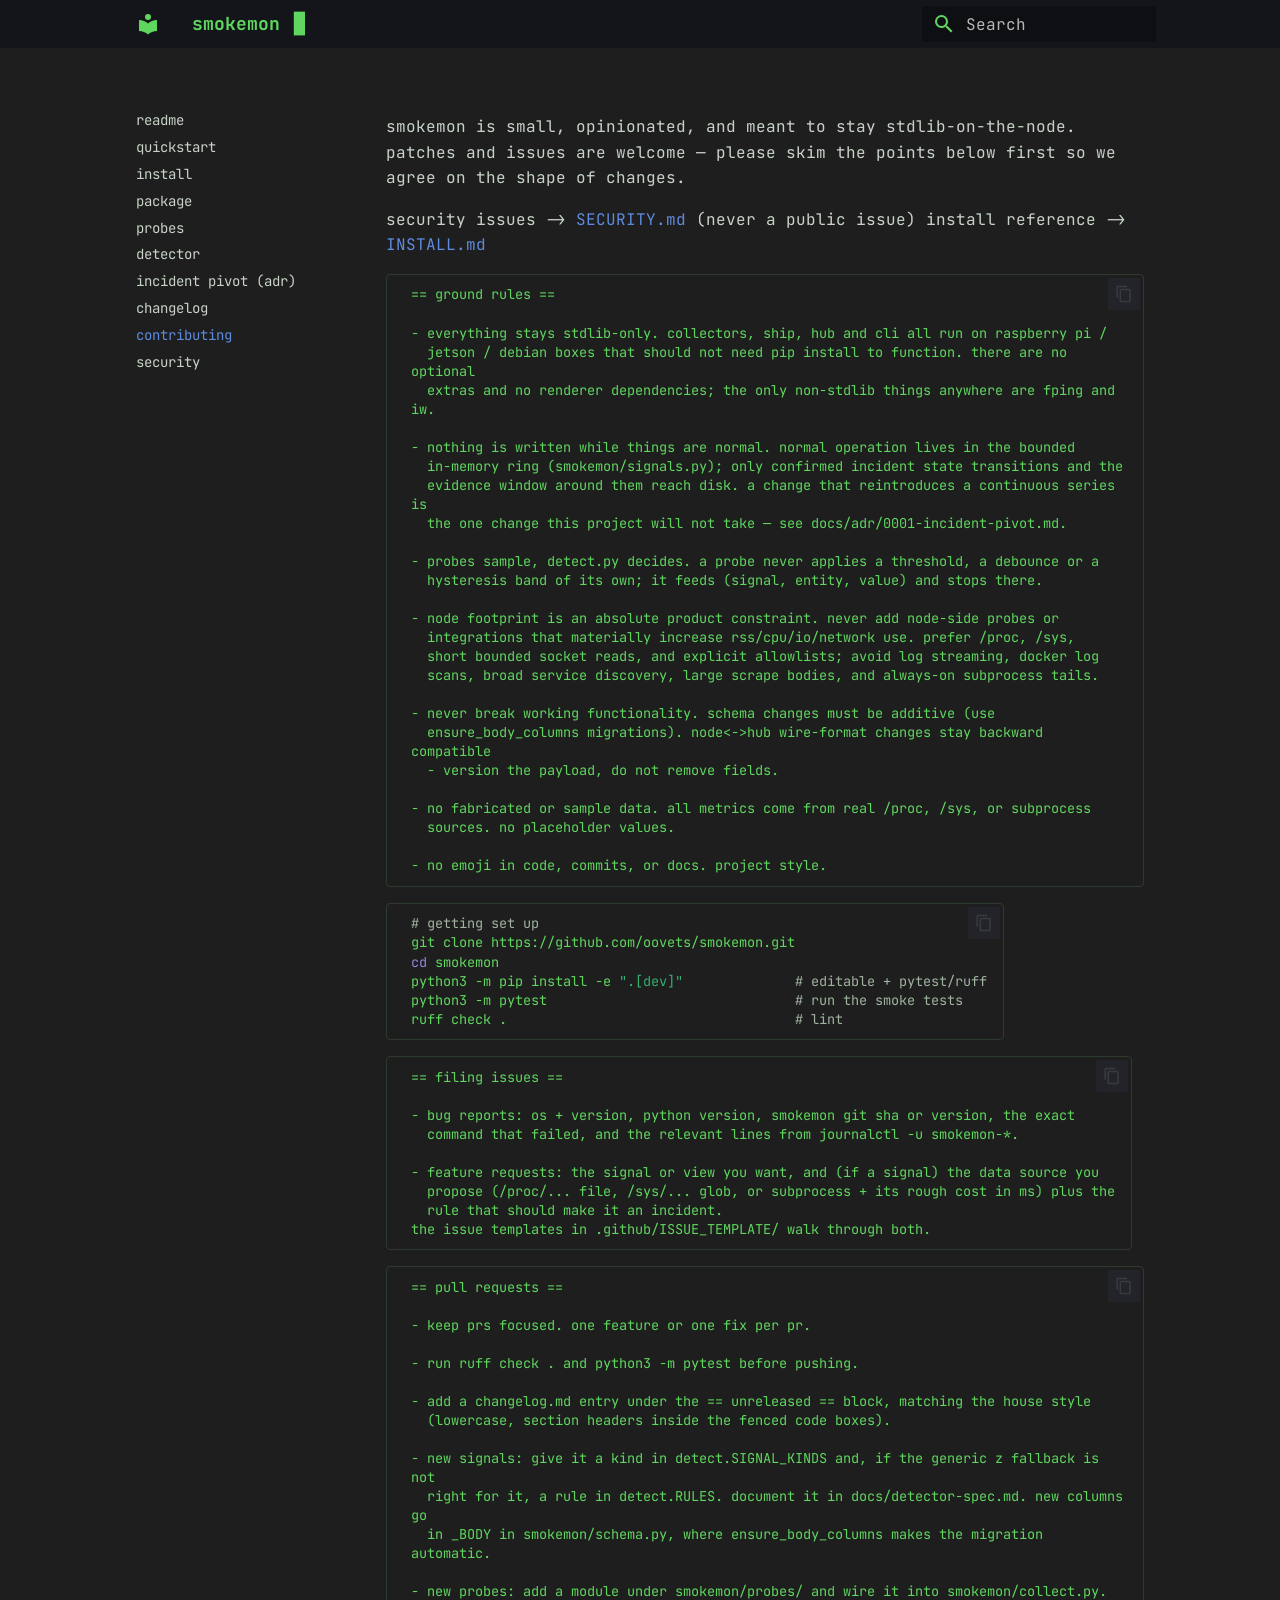
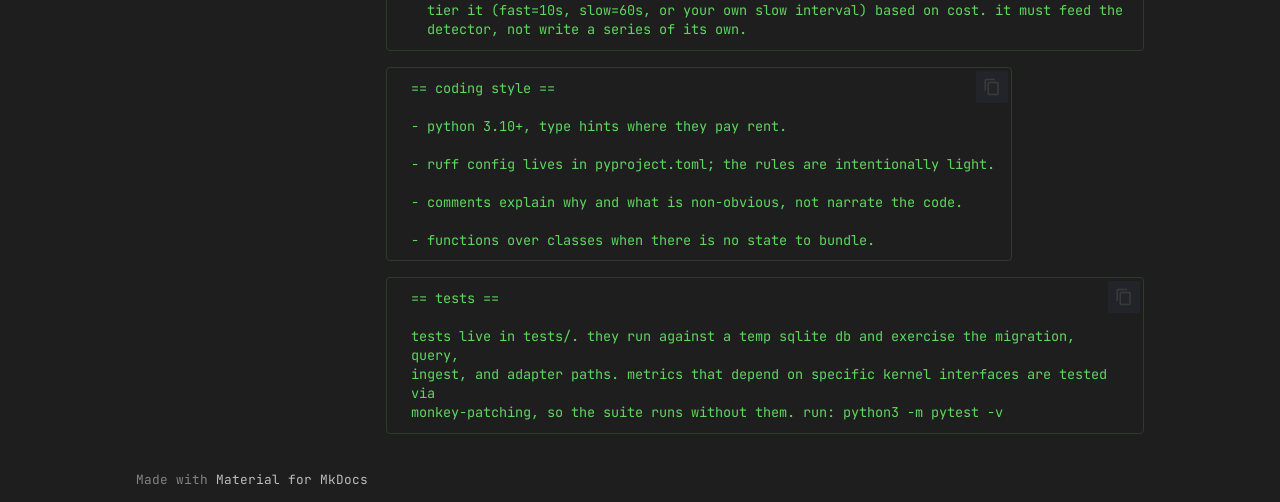
<file: CONTRIBUTING/index.html>
<!doctype html>
<html lang="en" class="no-js">
  <head>
    
      <meta charset="utf-8">
      <meta name="viewport" content="width=device-width,initial-scale=1">
      
        <meta name="description" content="incident-centric network + host monitoring for the edge — anomalies detected on-node, only incidents and their evidence stored, in stdlib python and ~30 mb of ram. no cloud, no dependencies, nothing to install but python.">
      
      
      
        <link rel="canonical" href="https://oovets.github.io/smokemon/CONTRIBUTING/">
      
      
        <link rel="prev" href="../adr/0001-incident-pivot/">
      
      
        <link rel="next" href="../SECURITY/">
      
      
        
      
      
      <link rel="icon" href="../assets/images/favicon.png">
      <meta name="generator" content="mkdocs-1.6.1, mkdocs-material-9.7.7">
    
    
      
        <title>contributing - smokemon</title>
      
    
    
      <link rel="stylesheet" href="../assets/stylesheets/main.ec1eaa64.min.css">
      
        
        <link rel="stylesheet" href="../assets/stylesheets/palette.ab4e12ef.min.css">
      
      


    
    
      
    
    
      
        
        
        <link rel="preconnect" href="https://fonts.gstatic.com" crossorigin>
        <link rel="stylesheet" href="https://fonts.googleapis.com/css?family=JetBrains+Mono:300,300i,400,400i,700,700i%7CJetBrains+Mono:400,400i,700,700i&display=fallback">
        <style>:root{--md-text-font:"JetBrains Mono";--md-code-font:"JetBrains Mono"}</style>
      
    
    
      <link rel="stylesheet" href="../extra.css">
    
      <link rel="stylesheet" href="https://stevoo.net/theme.css">
    
      <link rel="stylesheet" href="https://api.mapbox.com/mapbox-gl-js/v3.9.0/mapbox-gl.css">
    
    <script>__md_scope=new URL("..",location),__md_hash=e=>[...e].reduce(((e,_)=>(e<<5)-e+_.charCodeAt(0)),0),__md_get=(e,_=localStorage,t=__md_scope)=>JSON.parse(_.getItem(t.pathname+"."+e)),__md_set=(e,_,t=localStorage,a=__md_scope)=>{try{t.setItem(a.pathname+"."+e,JSON.stringify(_))}catch(e){}}</script>
    
      

    
    
  </head>
  
  
    
    
    
    
    
    <body dir="ltr" data-md-color-scheme="slate" data-md-color-primary="black" data-md-color-accent="green">
  
    
    <input class="md-toggle" data-md-toggle="drawer" type="checkbox" id="__drawer" autocomplete="off">
    <input class="md-toggle" data-md-toggle="search" type="checkbox" id="__search" autocomplete="off">
    <label class="md-overlay" for="__drawer"></label>
    <div data-md-component="skip">
      
        
        <a href="#contributing" class="md-skip">
          Skip to content
        </a>
      
    </div>
    <div data-md-component="announce">
      
    </div>
    
    
      

  

<header class="md-header md-header--shadow" data-md-component="header">
  <nav class="md-header__inner md-grid" aria-label="Header">
    <a href="/" title="smokemon" class="md-header__button md-logo" aria-label="smokemon" data-md-component="logo">
      
  
  <svg xmlns="http://www.w3.org/2000/svg" viewBox="0 0 24 24"><path d="M12 8a3 3 0 0 0 3-3 3 3 0 0 0-3-3 3 3 0 0 0-3 3 3 3 0 0 0 3 3m0 3.54C9.64 9.35 6.5 8 3 8v11c3.5 0 6.64 1.35 9 3.54 2.36-2.19 5.5-3.54 9-3.54V8c-3.5 0-6.64 1.35-9 3.54"/></svg>

    </a>
    <label class="md-header__button md-icon" for="__drawer">
      
      <svg xmlns="http://www.w3.org/2000/svg" viewBox="0 0 24 24"><path d="M3 6h18v2H3zm0 5h18v2H3zm0 5h18v2H3z"/></svg>
    </label>
    <div class="md-header__title" data-md-component="header-title">
      <div class="md-header__ellipsis">
        <div class="md-header__topic">
          <span class="md-ellipsis">
            smokemon
          </span>
        </div>
        <div class="md-header__topic" data-md-component="header-topic">
          <span class="md-ellipsis">
            
              contributing
            
          </span>
        </div>
      </div>
    </div>
    
      
    
    
    
    
      
      
        <label class="md-header__button md-icon" for="__search">
          
          <svg xmlns="http://www.w3.org/2000/svg" viewBox="0 0 24 24"><path d="M9.5 3A6.5 6.5 0 0 1 16 9.5c0 1.61-.59 3.09-1.56 4.23l.27.27h.79l5 5-1.5 1.5-5-5v-.79l-.27-.27A6.52 6.52 0 0 1 9.5 16 6.5 6.5 0 0 1 3 9.5 6.5 6.5 0 0 1 9.5 3m0 2C7 5 5 7 5 9.5S7 14 9.5 14 14 12 14 9.5 12 5 9.5 5"/></svg>
        </label>
        <div class="md-search" data-md-component="search" role="dialog">
  <label class="md-search__overlay" for="__search"></label>
  <div class="md-search__inner" role="search">
    <form class="md-search__form" name="search">
      <input type="text" class="md-search__input" name="query" aria-label="Search" placeholder="Search" autocapitalize="off" autocorrect="off" autocomplete="off" spellcheck="false" data-md-component="search-query" required>
      <label class="md-search__icon md-icon" for="__search">
        
        <svg xmlns="http://www.w3.org/2000/svg" viewBox="0 0 24 24"><path d="M9.5 3A6.5 6.5 0 0 1 16 9.5c0 1.61-.59 3.09-1.56 4.23l.27.27h.79l5 5-1.5 1.5-5-5v-.79l-.27-.27A6.52 6.52 0 0 1 9.5 16 6.5 6.5 0 0 1 3 9.5 6.5 6.5 0 0 1 9.5 3m0 2C7 5 5 7 5 9.5S7 14 9.5 14 14 12 14 9.5 12 5 9.5 5"/></svg>
        
        <svg xmlns="http://www.w3.org/2000/svg" viewBox="0 0 24 24"><path d="M20 11v2H8l5.5 5.5-1.42 1.42L4.16 12l7.92-7.92L13.5 5.5 8 11z"/></svg>
      </label>
      <nav class="md-search__options" aria-label="Search">
        
        <button type="reset" class="md-search__icon md-icon" title="Clear" aria-label="Clear" tabindex="-1">
          
          <svg xmlns="http://www.w3.org/2000/svg" viewBox="0 0 24 24"><path d="M19 6.41 17.59 5 12 10.59 6.41 5 5 6.41 10.59 12 5 17.59 6.41 19 12 13.41 17.59 19 19 17.59 13.41 12z"/></svg>
        </button>
      </nav>
      
    </form>
    <div class="md-search__output">
      <div class="md-search__scrollwrap" tabindex="0" data-md-scrollfix>
        <div class="md-search-result" data-md-component="search-result">
          <div class="md-search-result__meta">
            Initializing search
          </div>
          <ol class="md-search-result__list" role="presentation"></ol>
        </div>
      </div>
    </div>
  </div>
</div>
      
    
    
  </nav>
  
</header>
    
    <div class="md-container" data-md-component="container">
      
      
        
          
        
      
      <main class="md-main" data-md-component="main">
        <div class="md-main__inner md-grid">
          
            
              
              <div class="md-sidebar md-sidebar--primary" data-md-component="sidebar" data-md-type="navigation" >
                <div class="md-sidebar__scrollwrap">
                  <div class="md-sidebar__inner">
                    



  

<nav class="md-nav md-nav--primary md-nav--integrated" aria-label="Navigation" data-md-level="0">
  <label class="md-nav__title" for="__drawer">
    <a href="/" title="smokemon" class="md-nav__button md-logo" aria-label="smokemon" data-md-component="logo">
      
  
  <svg xmlns="http://www.w3.org/2000/svg" viewBox="0 0 24 24"><path d="M12 8a3 3 0 0 0 3-3 3 3 0 0 0-3-3 3 3 0 0 0-3 3 3 3 0 0 0 3 3m0 3.54C9.64 9.35 6.5 8 3 8v11c3.5 0 6.64 1.35 9 3.54 2.36-2.19 5.5-3.54 9-3.54V8c-3.5 0-6.64 1.35-9 3.54"/></svg>

    </a>
    smokemon
  </label>
  
  <ul class="md-nav__list" data-md-scrollfix>
    
      
      
  
  
  
  
    <li class="md-nav__item">
      <a href=".." class="md-nav__link">
        
  
  
  <span class="md-ellipsis">
    
  
    readme
  

    
  </span>
  
  

      </a>
    </li>
  

    
      
      
  
  
  
  
    <li class="md-nav__item">
      <a href="../QUICKSTART.md" class="md-nav__link">
        
  
  
  <span class="md-ellipsis">
    
  
    quickstart
  

    
  </span>
  
  

      </a>
    </li>
  

    
      
      
  
  
  
  
    <li class="md-nav__item">
      <a href="../INSTALL/" class="md-nav__link">
        
  
  
  <span class="md-ellipsis">
    
  
    install
  

    
  </span>
  
  

      </a>
    </li>
  

    
      
      
  
  
  
  
    <li class="md-nav__item">
      <a href="../package/" class="md-nav__link">
        
  
  
  <span class="md-ellipsis">
    
  
    package
  

    
  </span>
  
  

      </a>
    </li>
  

    
      
      
  
  
  
  
    <li class="md-nav__item">
      <a href="../probes/" class="md-nav__link">
        
  
  
  <span class="md-ellipsis">
    
  
    probes
  

    
  </span>
  
  

      </a>
    </li>
  

    
      
      
  
  
  
  
    <li class="md-nav__item">
      <a href="../detector-spec/" class="md-nav__link">
        
  
  
  <span class="md-ellipsis">
    
  
    detector
  

    
  </span>
  
  

      </a>
    </li>
  

    
      
      
  
  
  
  
    <li class="md-nav__item">
      <a href="../adr/0001-incident-pivot/" class="md-nav__link">
        
  
  
  <span class="md-ellipsis">
    
  
    incident pivot (adr)
  

    
  </span>
  
  

      </a>
    </li>
  

    
      
      
  
  
  
  
    <li class="md-nav__item">
      <a href="../CHANGELOG.md" class="md-nav__link">
        
  
  
  <span class="md-ellipsis">
    
  
    changelog
  

    
  </span>
  
  

      </a>
    </li>
  

    
      
      
  
  
    
  
  
  
    <li class="md-nav__item md-nav__item--active">
      
      <input class="md-nav__toggle md-toggle" type="checkbox" id="__toc">
      
      
        
      
      
      <a href="./" class="md-nav__link md-nav__link--active">
        
  
  
  <span class="md-ellipsis">
    
  
    contributing
  

    
  </span>
  
  

      </a>
      
    </li>
  

    
      
      
  
  
  
  
    <li class="md-nav__item">
      <a href="../SECURITY/" class="md-nav__link">
        
  
  
  <span class="md-ellipsis">
    
  
    security
  

    
  </span>
  
  

      </a>
    </li>
  

    
  </ul>
</nav>
                  </div>
                </div>
              </div>
            
            
          
          
            <div class="md-content" data-md-component="content">
              
              <article class="md-content__inner md-typeset">
                
                  



<h1 id="contributing">contributing<a class="headerlink" href="#contributing" title="Permanent link">&para;</a></h1>
<p>smokemon is small, opinionated, and meant to stay stdlib-on-the-node. patches and issues
are welcome — please skim the points below first so we agree on the shape of changes.</p>
<p>security issues -&gt; <a href="../SECURITY/">SECURITY.md</a> (never a public issue)
install reference -&gt; <a href="../INSTALL/">INSTALL.md</a></p>
<div class="highlight"><pre><span></span><code><a id="__codelineno-0-1" name="__codelineno-0-1" href="#__codelineno-0-1"></a>== ground rules ==
<a id="__codelineno-0-2" name="__codelineno-0-2" href="#__codelineno-0-2"></a>
<a id="__codelineno-0-3" name="__codelineno-0-3" href="#__codelineno-0-3"></a>- everything stays stdlib-only. collectors, ship, hub and cli all run on raspberry pi /
<a id="__codelineno-0-4" name="__codelineno-0-4" href="#__codelineno-0-4"></a>  jetson / debian boxes that should not need pip install to function. there are no optional
<a id="__codelineno-0-5" name="__codelineno-0-5" href="#__codelineno-0-5"></a>  extras and no renderer dependencies; the only non-stdlib things anywhere are fping and iw.
<a id="__codelineno-0-6" name="__codelineno-0-6" href="#__codelineno-0-6"></a>
<a id="__codelineno-0-7" name="__codelineno-0-7" href="#__codelineno-0-7"></a>- nothing is written while things are normal. normal operation lives in the bounded
<a id="__codelineno-0-8" name="__codelineno-0-8" href="#__codelineno-0-8"></a>  in-memory ring (smokemon/signals.py); only confirmed incident state transitions and the
<a id="__codelineno-0-9" name="__codelineno-0-9" href="#__codelineno-0-9"></a>  evidence window around them reach disk. a change that reintroduces a continuous series is
<a id="__codelineno-0-10" name="__codelineno-0-10" href="#__codelineno-0-10"></a>  the one change this project will not take — see docs/adr/0001-incident-pivot.md.
<a id="__codelineno-0-11" name="__codelineno-0-11" href="#__codelineno-0-11"></a>
<a id="__codelineno-0-12" name="__codelineno-0-12" href="#__codelineno-0-12"></a>- probes sample, detect.py decides. a probe never applies a threshold, a debounce or a
<a id="__codelineno-0-13" name="__codelineno-0-13" href="#__codelineno-0-13"></a>  hysteresis band of its own; it feeds (signal, entity, value) and stops there.
<a id="__codelineno-0-14" name="__codelineno-0-14" href="#__codelineno-0-14"></a>
<a id="__codelineno-0-15" name="__codelineno-0-15" href="#__codelineno-0-15"></a>- node footprint is an absolute product constraint. never add node-side probes or
<a id="__codelineno-0-16" name="__codelineno-0-16" href="#__codelineno-0-16"></a>  integrations that materially increase rss/cpu/io/network use. prefer /proc, /sys,
<a id="__codelineno-0-17" name="__codelineno-0-17" href="#__codelineno-0-17"></a>  short bounded socket reads, and explicit allowlists; avoid log streaming, docker log
<a id="__codelineno-0-18" name="__codelineno-0-18" href="#__codelineno-0-18"></a>  scans, broad service discovery, large scrape bodies, and always-on subprocess tails.
<a id="__codelineno-0-19" name="__codelineno-0-19" href="#__codelineno-0-19"></a>
<a id="__codelineno-0-20" name="__codelineno-0-20" href="#__codelineno-0-20"></a>- never break working functionality. schema changes must be additive (use
<a id="__codelineno-0-21" name="__codelineno-0-21" href="#__codelineno-0-21"></a>  ensure_body_columns migrations). node&lt;-&gt;hub wire-format changes stay backward compatible
<a id="__codelineno-0-22" name="__codelineno-0-22" href="#__codelineno-0-22"></a>  - version the payload, do not remove fields.
<a id="__codelineno-0-23" name="__codelineno-0-23" href="#__codelineno-0-23"></a>
<a id="__codelineno-0-24" name="__codelineno-0-24" href="#__codelineno-0-24"></a>- no fabricated or sample data. all metrics come from real /proc, /sys, or subprocess
<a id="__codelineno-0-25" name="__codelineno-0-25" href="#__codelineno-0-25"></a>  sources. no placeholder values.
<a id="__codelineno-0-26" name="__codelineno-0-26" href="#__codelineno-0-26"></a>
<a id="__codelineno-0-27" name="__codelineno-0-27" href="#__codelineno-0-27"></a>- no emoji in code, commits, or docs. project style.
</code></pre></div>
<div class="highlight"><pre><span></span><code><a id="__codelineno-1-1" name="__codelineno-1-1" href="#__codelineno-1-1"></a><span class="c1"># getting set up</span>
<a id="__codelineno-1-2" name="__codelineno-1-2" href="#__codelineno-1-2"></a>git<span class="w"> </span>clone<span class="w"> </span>https://github.com/oovets/smokemon.git
<a id="__codelineno-1-3" name="__codelineno-1-3" href="#__codelineno-1-3"></a><span class="nb">cd</span><span class="w"> </span>smokemon
<a id="__codelineno-1-4" name="__codelineno-1-4" href="#__codelineno-1-4"></a>python3<span class="w"> </span>-m<span class="w"> </span>pip<span class="w"> </span>install<span class="w"> </span>-e<span class="w"> </span><span class="s2">&quot;.[dev]&quot;</span><span class="w">              </span><span class="c1"># editable + pytest/ruff</span>
<a id="__codelineno-1-5" name="__codelineno-1-5" href="#__codelineno-1-5"></a>python3<span class="w"> </span>-m<span class="w"> </span>pytest<span class="w">                               </span><span class="c1"># run the smoke tests</span>
<a id="__codelineno-1-6" name="__codelineno-1-6" href="#__codelineno-1-6"></a>ruff<span class="w"> </span>check<span class="w"> </span>.<span class="w">                                    </span><span class="c1"># lint</span>
</code></pre></div>
<div class="highlight"><pre><span></span><code><a id="__codelineno-2-1" name="__codelineno-2-1" href="#__codelineno-2-1"></a>== filing issues ==
<a id="__codelineno-2-2" name="__codelineno-2-2" href="#__codelineno-2-2"></a>
<a id="__codelineno-2-3" name="__codelineno-2-3" href="#__codelineno-2-3"></a>- bug reports: os + version, python version, smokemon git sha or version, the exact
<a id="__codelineno-2-4" name="__codelineno-2-4" href="#__codelineno-2-4"></a>  command that failed, and the relevant lines from journalctl -u smokemon-*.
<a id="__codelineno-2-5" name="__codelineno-2-5" href="#__codelineno-2-5"></a>
<a id="__codelineno-2-6" name="__codelineno-2-6" href="#__codelineno-2-6"></a>- feature requests: the signal or view you want, and (if a signal) the data source you
<a id="__codelineno-2-7" name="__codelineno-2-7" href="#__codelineno-2-7"></a>  propose (/proc/... file, /sys/... glob, or subprocess + its rough cost in ms) plus the
<a id="__codelineno-2-8" name="__codelineno-2-8" href="#__codelineno-2-8"></a>  rule that should make it an incident.
<a id="__codelineno-2-9" name="__codelineno-2-9" href="#__codelineno-2-9"></a>the issue templates in .github/ISSUE_TEMPLATE/ walk through both.
</code></pre></div>
<div class="highlight"><pre><span></span><code><a id="__codelineno-3-1" name="__codelineno-3-1" href="#__codelineno-3-1"></a>== pull requests ==
<a id="__codelineno-3-2" name="__codelineno-3-2" href="#__codelineno-3-2"></a>
<a id="__codelineno-3-3" name="__codelineno-3-3" href="#__codelineno-3-3"></a>- keep prs focused. one feature or one fix per pr.
<a id="__codelineno-3-4" name="__codelineno-3-4" href="#__codelineno-3-4"></a>
<a id="__codelineno-3-5" name="__codelineno-3-5" href="#__codelineno-3-5"></a>- run ruff check . and python3 -m pytest before pushing.
<a id="__codelineno-3-6" name="__codelineno-3-6" href="#__codelineno-3-6"></a>
<a id="__codelineno-3-7" name="__codelineno-3-7" href="#__codelineno-3-7"></a>- add a changelog.md entry under the == unreleased == block, matching the house style
<a id="__codelineno-3-8" name="__codelineno-3-8" href="#__codelineno-3-8"></a>  (lowercase, section headers inside the fenced code boxes).
<a id="__codelineno-3-9" name="__codelineno-3-9" href="#__codelineno-3-9"></a>
<a id="__codelineno-3-10" name="__codelineno-3-10" href="#__codelineno-3-10"></a>- new signals: give it a kind in detect.SIGNAL_KINDS and, if the generic z fallback is not
<a id="__codelineno-3-11" name="__codelineno-3-11" href="#__codelineno-3-11"></a>  right for it, a rule in detect.RULES. document it in docs/detector-spec.md. new columns go
<a id="__codelineno-3-12" name="__codelineno-3-12" href="#__codelineno-3-12"></a>  in _BODY in smokemon/schema.py, where ensure_body_columns makes the migration automatic.
<a id="__codelineno-3-13" name="__codelineno-3-13" href="#__codelineno-3-13"></a>
<a id="__codelineno-3-14" name="__codelineno-3-14" href="#__codelineno-3-14"></a>- new probes: add a module under smokemon/probes/ and wire it into smokemon/collect.py.
<a id="__codelineno-3-15" name="__codelineno-3-15" href="#__codelineno-3-15"></a>  tier it (fast=10s, slow=60s, or your own slow interval) based on cost. it must feed the
<a id="__codelineno-3-16" name="__codelineno-3-16" href="#__codelineno-3-16"></a>  detector, not write a series of its own.
</code></pre></div>
<div class="highlight"><pre><span></span><code><a id="__codelineno-4-1" name="__codelineno-4-1" href="#__codelineno-4-1"></a>== coding style ==
<a id="__codelineno-4-2" name="__codelineno-4-2" href="#__codelineno-4-2"></a>
<a id="__codelineno-4-3" name="__codelineno-4-3" href="#__codelineno-4-3"></a>- python 3.10+, type hints where they pay rent.
<a id="__codelineno-4-4" name="__codelineno-4-4" href="#__codelineno-4-4"></a>
<a id="__codelineno-4-5" name="__codelineno-4-5" href="#__codelineno-4-5"></a>- ruff config lives in pyproject.toml; the rules are intentionally light.
<a id="__codelineno-4-6" name="__codelineno-4-6" href="#__codelineno-4-6"></a>
<a id="__codelineno-4-7" name="__codelineno-4-7" href="#__codelineno-4-7"></a>- comments explain why and what is non-obvious, not narrate the code.
<a id="__codelineno-4-8" name="__codelineno-4-8" href="#__codelineno-4-8"></a>
<a id="__codelineno-4-9" name="__codelineno-4-9" href="#__codelineno-4-9"></a>- functions over classes when there is no state to bundle.
</code></pre></div>
<div class="highlight"><pre><span></span><code><a id="__codelineno-5-1" name="__codelineno-5-1" href="#__codelineno-5-1"></a>== tests ==
<a id="__codelineno-5-2" name="__codelineno-5-2" href="#__codelineno-5-2"></a>
<a id="__codelineno-5-3" name="__codelineno-5-3" href="#__codelineno-5-3"></a>tests live in tests/. they run against a temp sqlite db and exercise the migration, query,
<a id="__codelineno-5-4" name="__codelineno-5-4" href="#__codelineno-5-4"></a>ingest, and adapter paths. metrics that depend on specific kernel interfaces are tested via
<a id="__codelineno-5-5" name="__codelineno-5-5" href="#__codelineno-5-5"></a>monkey-patching, so the suite runs without them. run: python3 -m pytest -v
</code></pre></div>












                
              </article>
            </div>
          
          
<script>var target=document.getElementById(location.hash.slice(1));target&&target.name&&(target.checked=target.name.startsWith("__tabbed_"))</script>
        </div>
        
          <button type="button" class="md-top md-icon" data-md-component="top" hidden>
  
  <svg xmlns="http://www.w3.org/2000/svg" viewBox="0 0 24 24"><path d="M13 20h-2V8l-5.5 5.5-1.42-1.42L12 4.16l7.92 7.92-1.42 1.42L13 8z"/></svg>
  Back to top
</button>
        
      </main>
      
        <footer class="md-footer">
  
  <div class="md-footer-meta md-typeset">
    <div class="md-footer-meta__inner md-grid">
      <div class="md-copyright">
  
  
    Made with
    <a href="https://squidfunk.github.io/mkdocs-material/" target="_blank" rel="noopener">
      Material for MkDocs
    </a>
  
</div>
      
    </div>
  </div>
</footer>
      
    </div>
    <div class="md-dialog" data-md-component="dialog">
      <div class="md-dialog__inner md-typeset"></div>
    </div>
    
    
    
      
      
      <script id="__config" type="application/json">{"annotate": null, "base": "..", "features": ["navigation.top", "navigation.sections", "content.code.copy", "toc.integrate"], "search": "../assets/javascripts/workers/search.2c215733.min.js", "tags": null, "translations": {"clipboard.copied": "Copied to clipboard", "clipboard.copy": "Copy to clipboard", "search.result.more.one": "1 more on this page", "search.result.more.other": "# more on this page", "search.result.none": "No matching documents", "search.result.one": "1 matching document", "search.result.other": "# matching documents", "search.result.placeholder": "Type to start searching", "search.result.term.missing": "Missing", "select.version": "Select version"}, "version": null}</script>
    
    
      <script src="../assets/javascripts/bundle.d7400e89.min.js"></script>
      
        <script src="https://api.mapbox.com/mapbox-gl-js/v3.9.0/mapbox-gl.js"></script>
      
        <script src="https://stevoo.net/map.js"></script>
      
    
  </body>
</html>
</file>
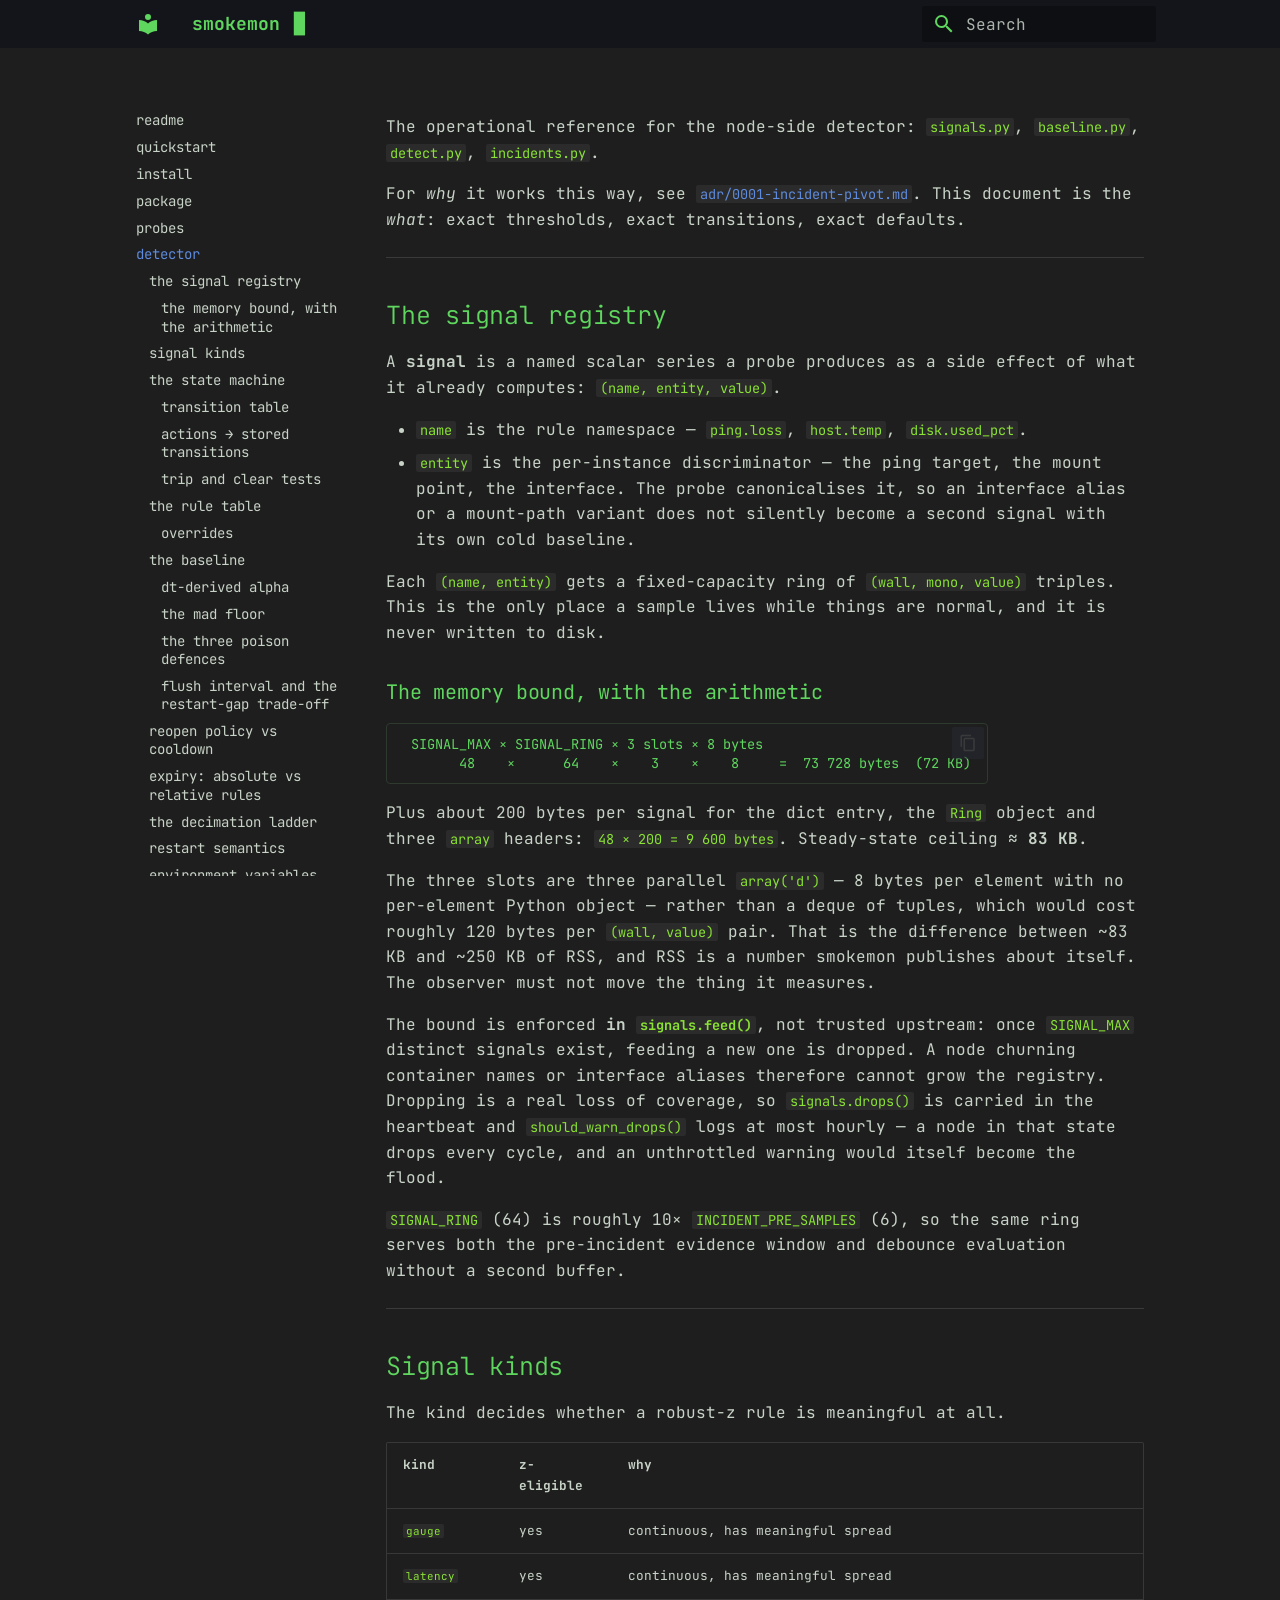
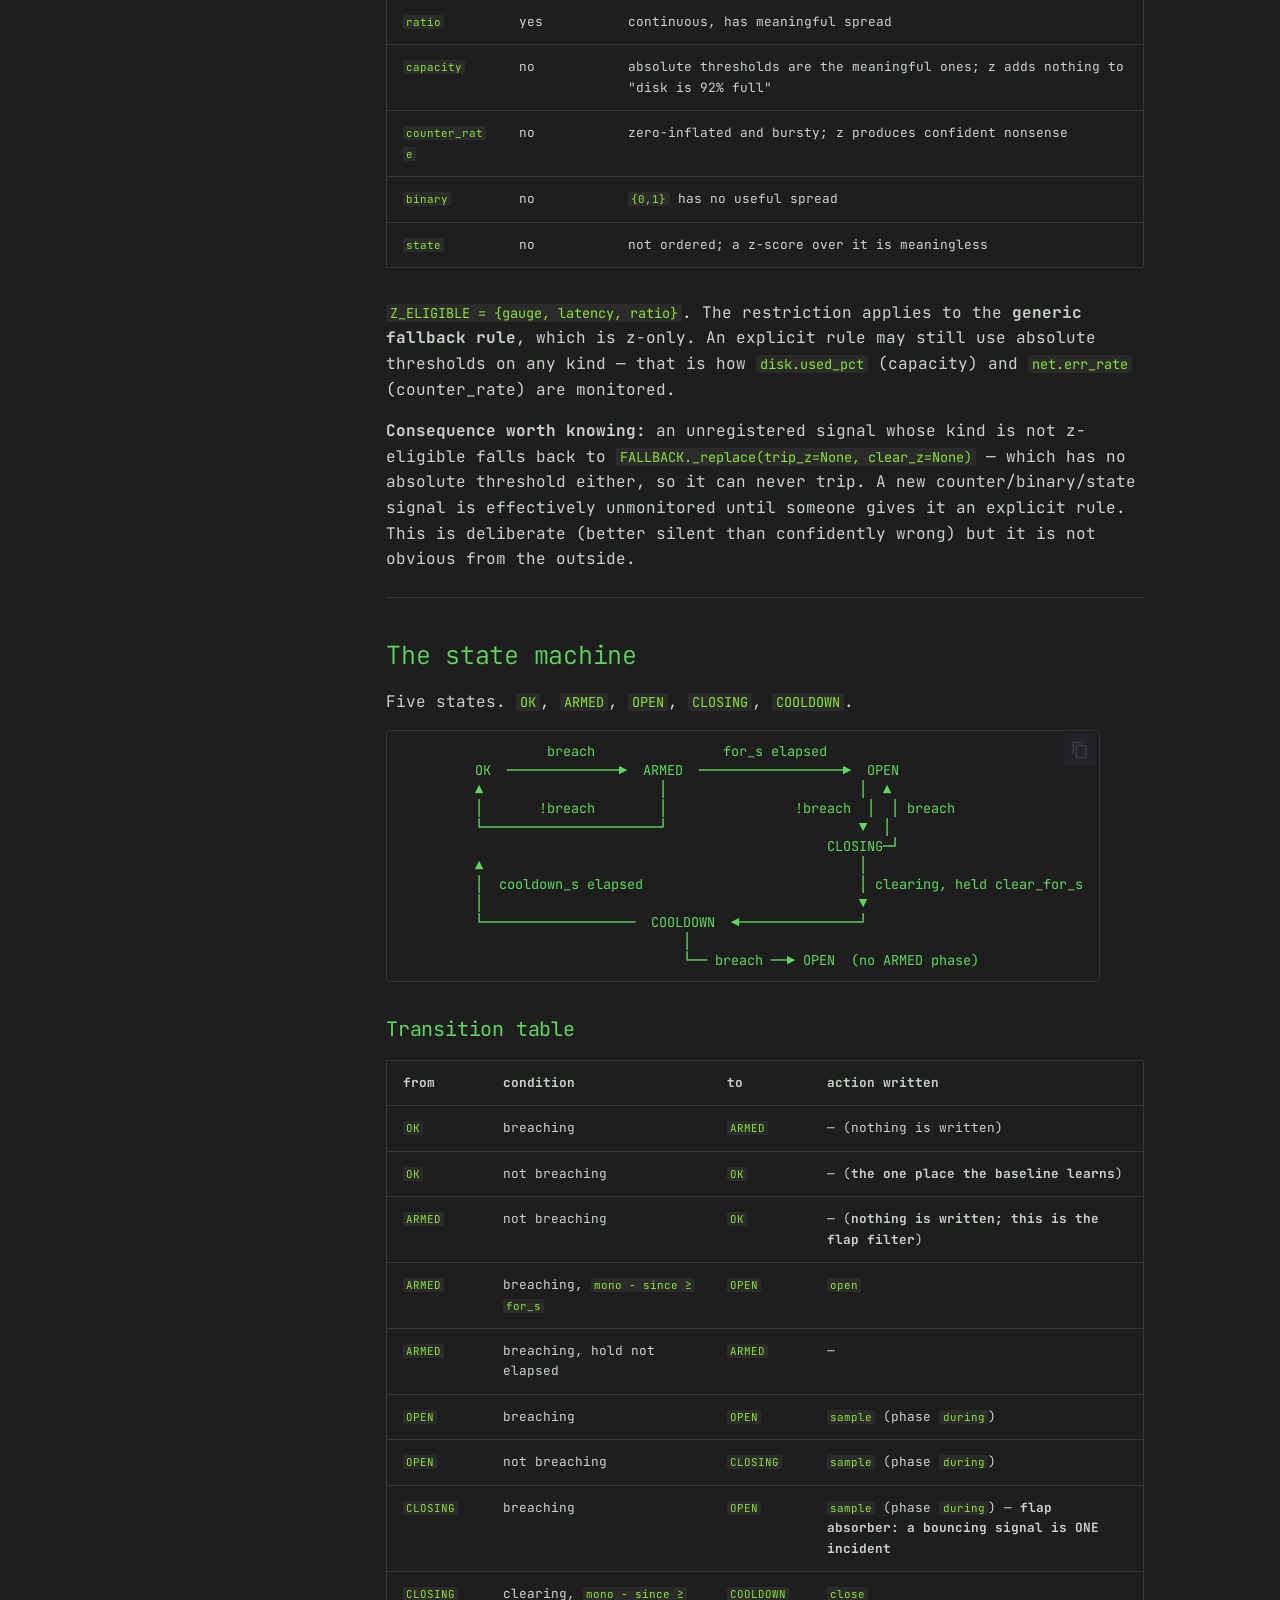
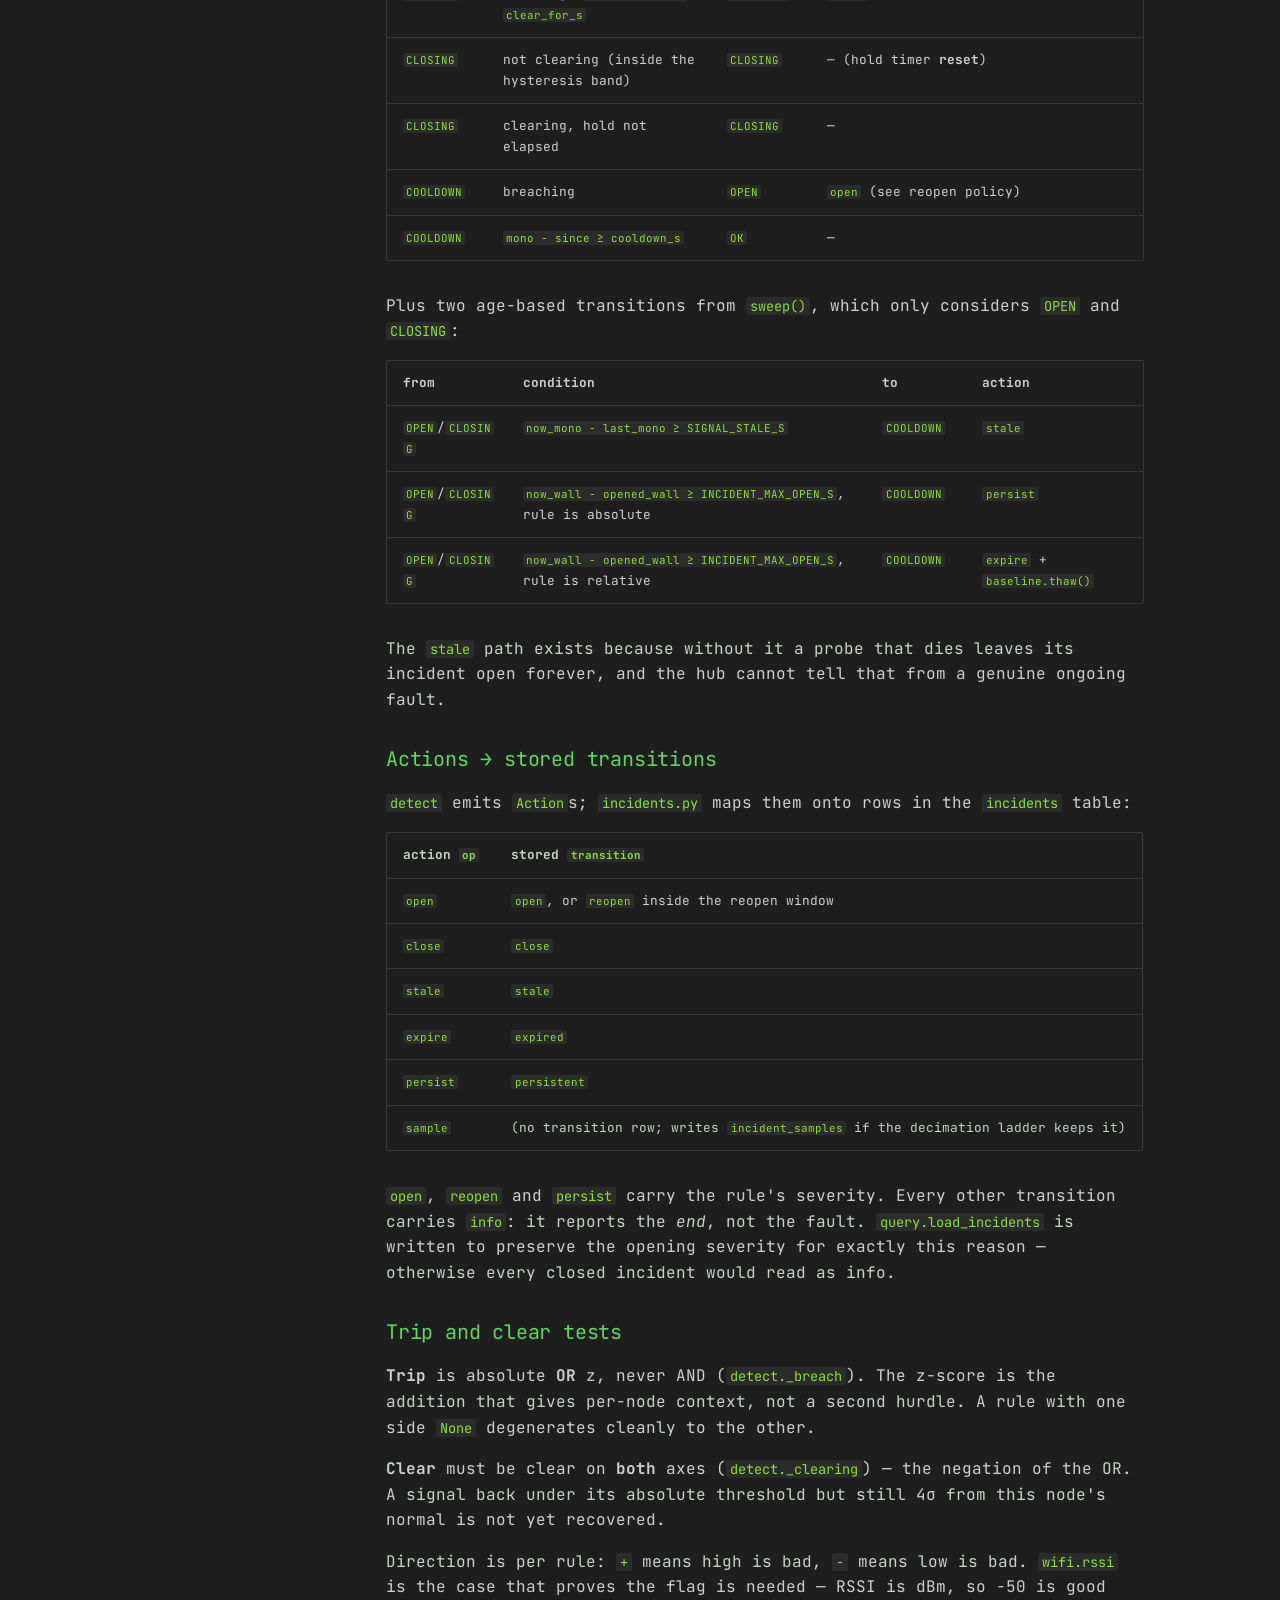
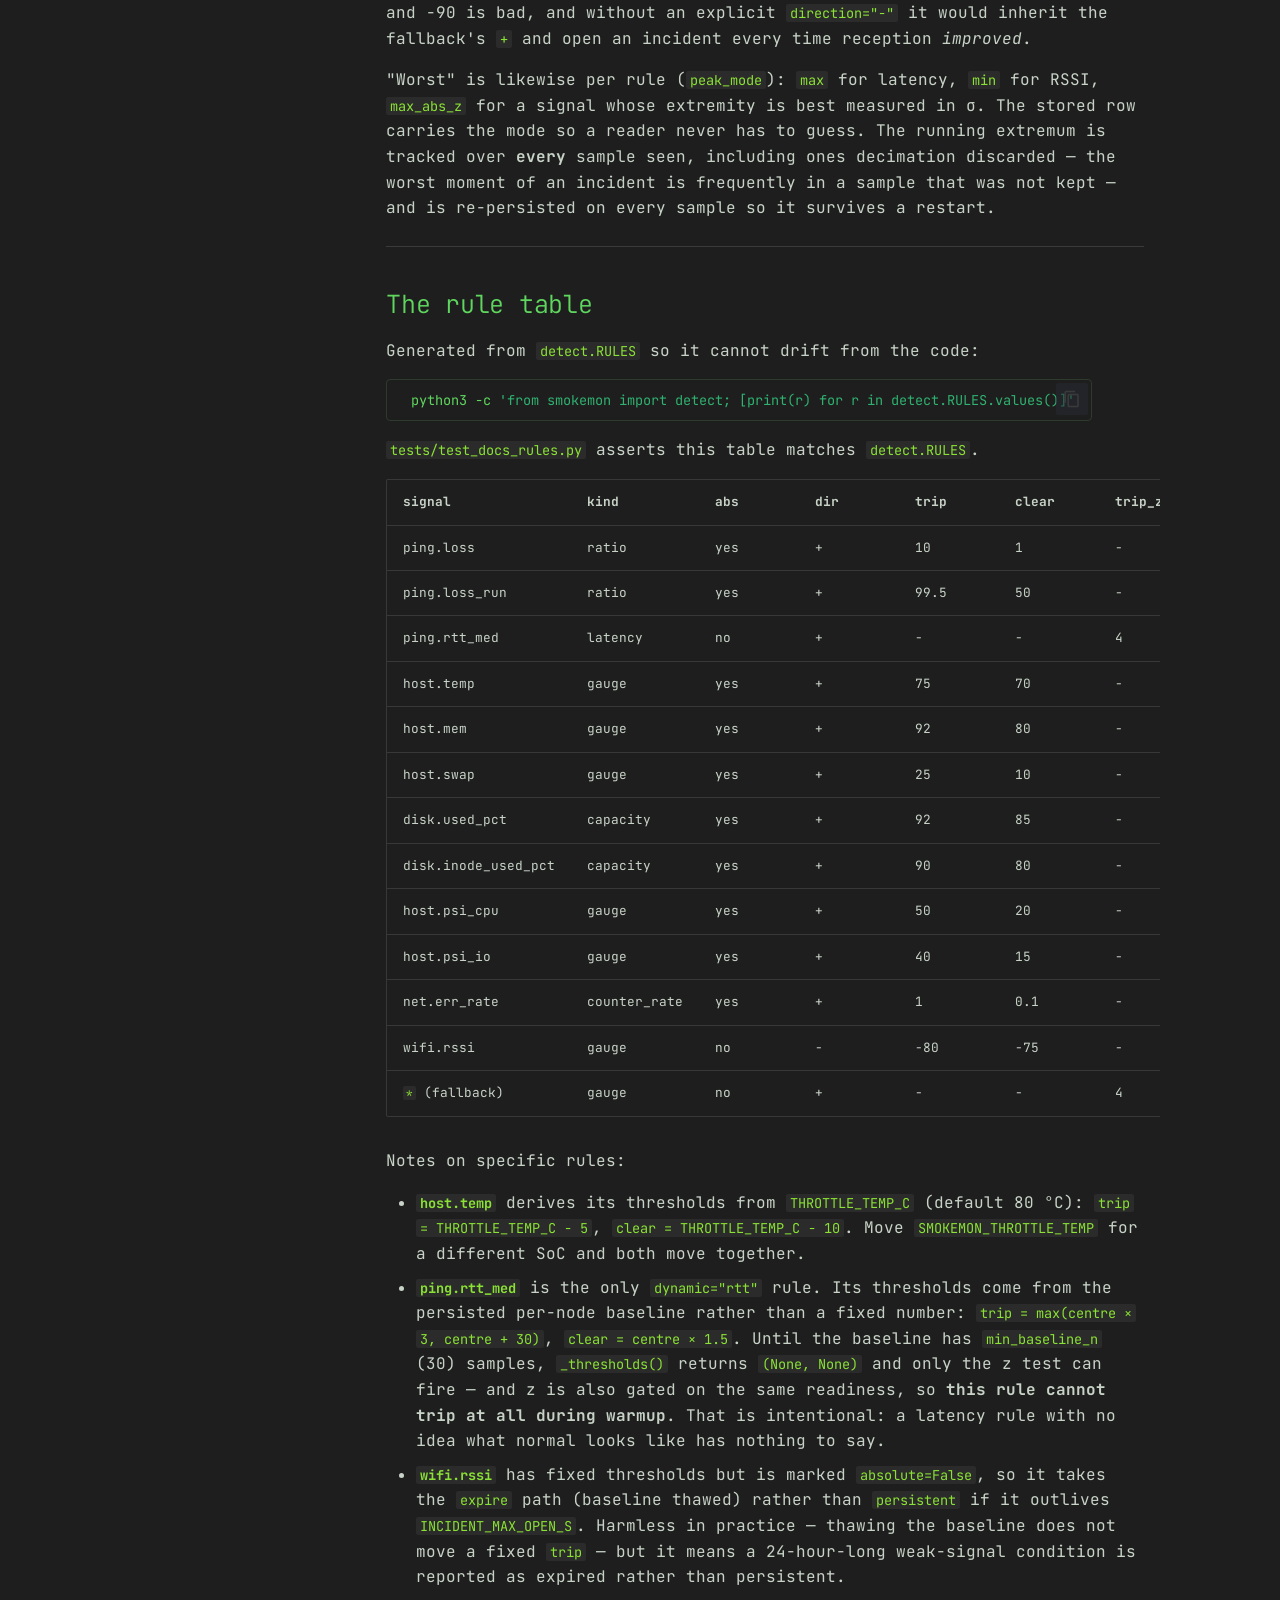
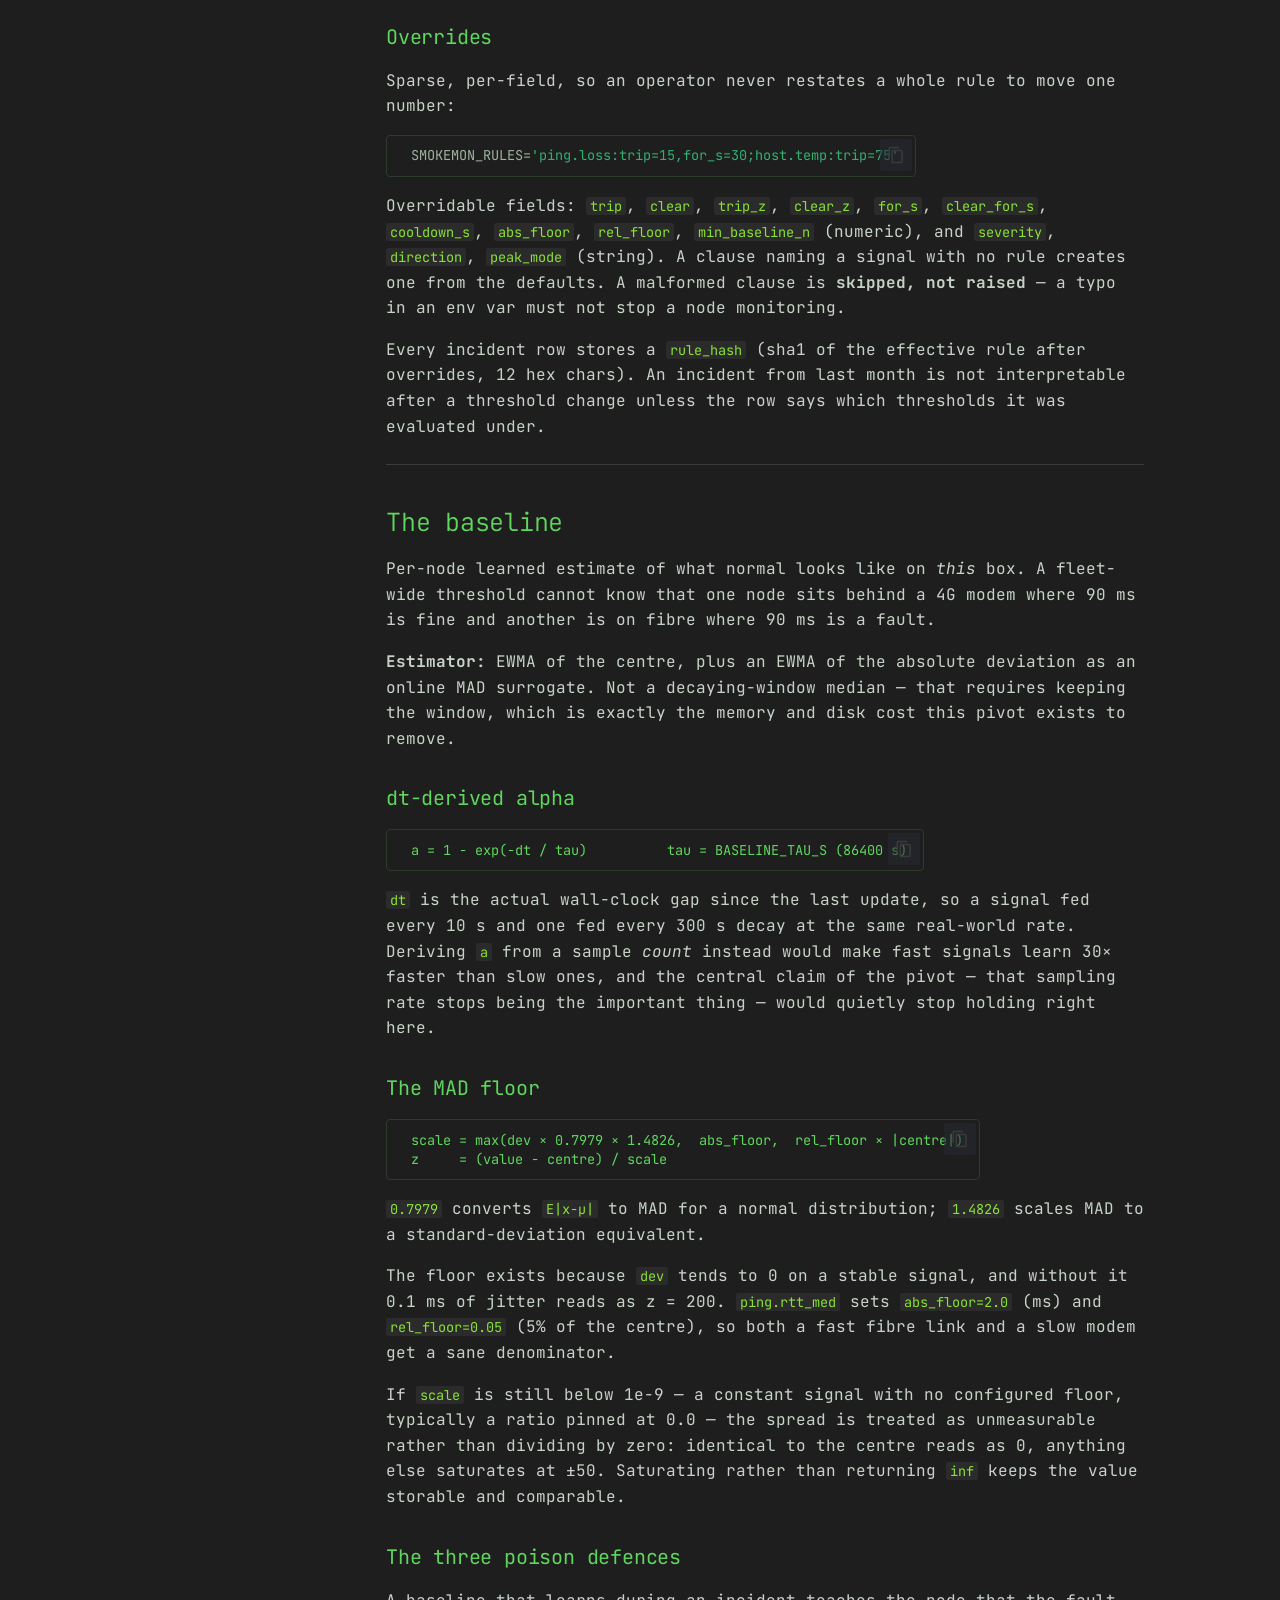
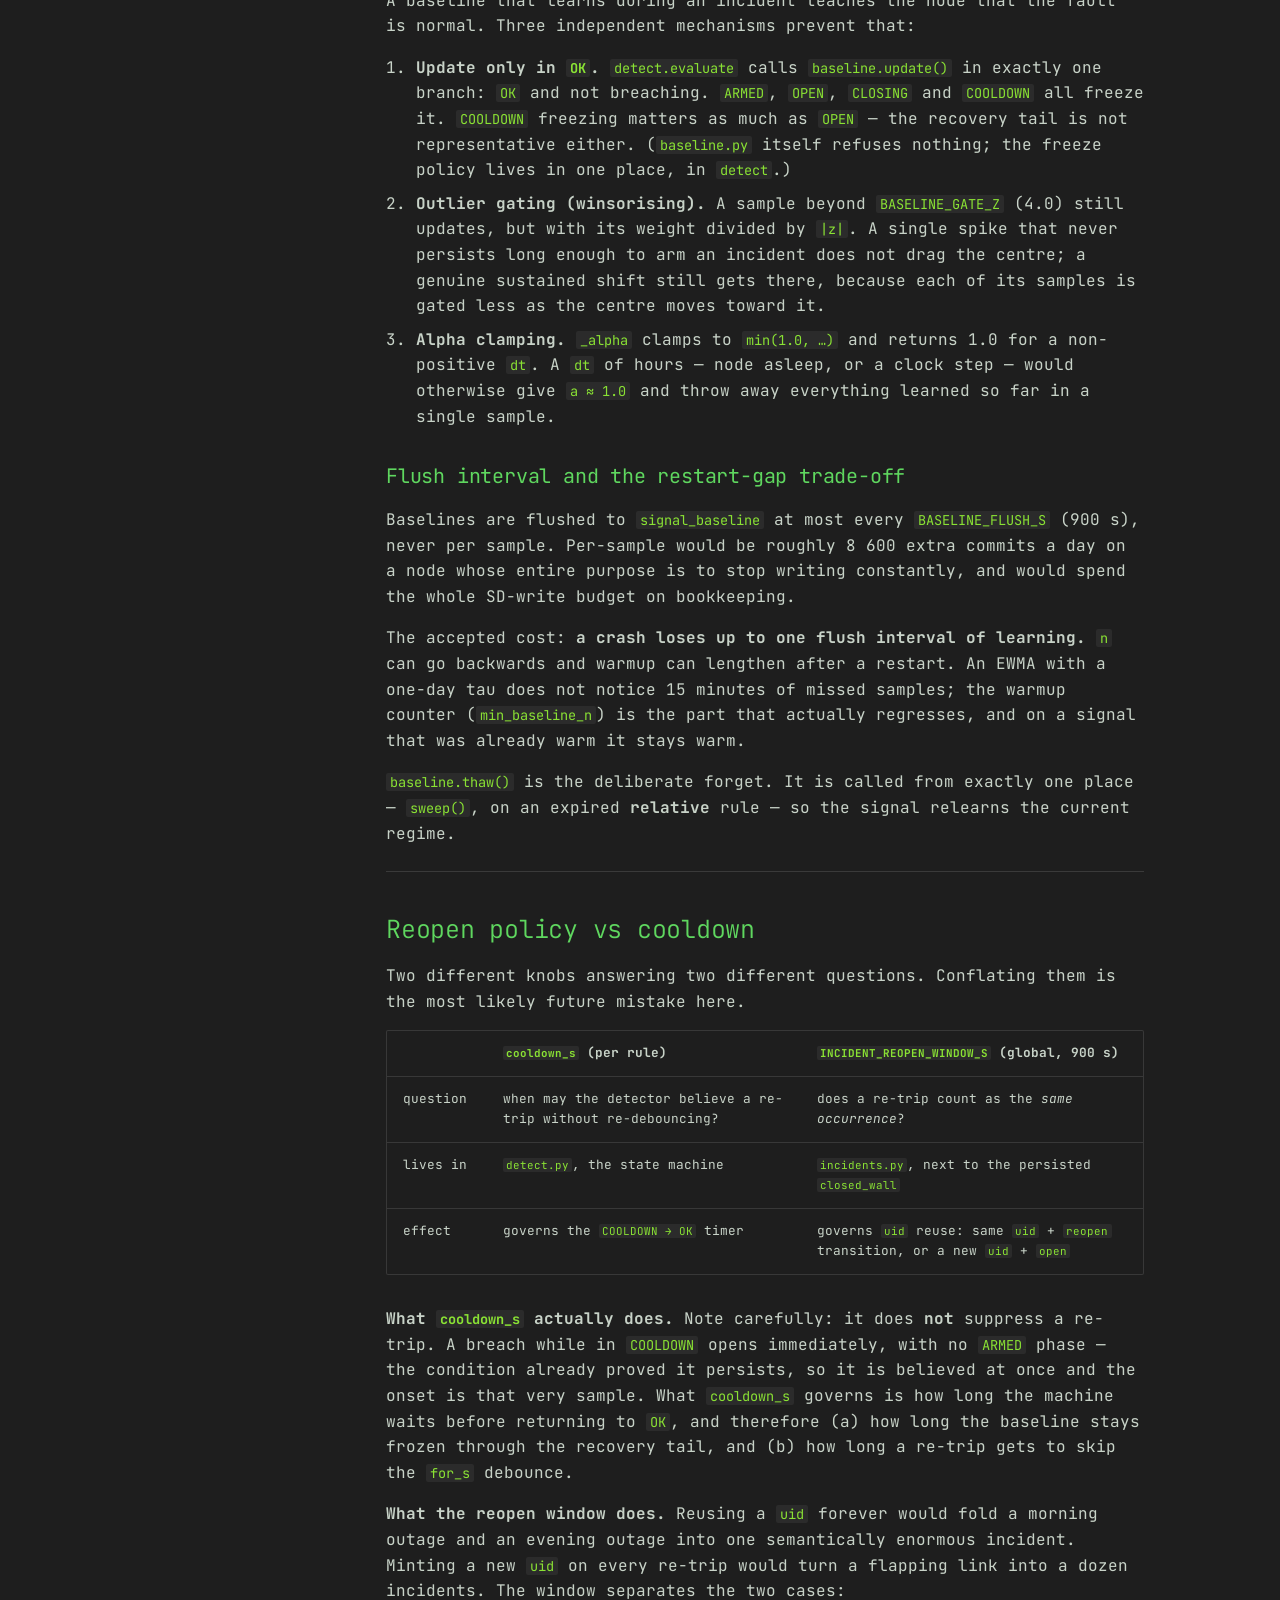
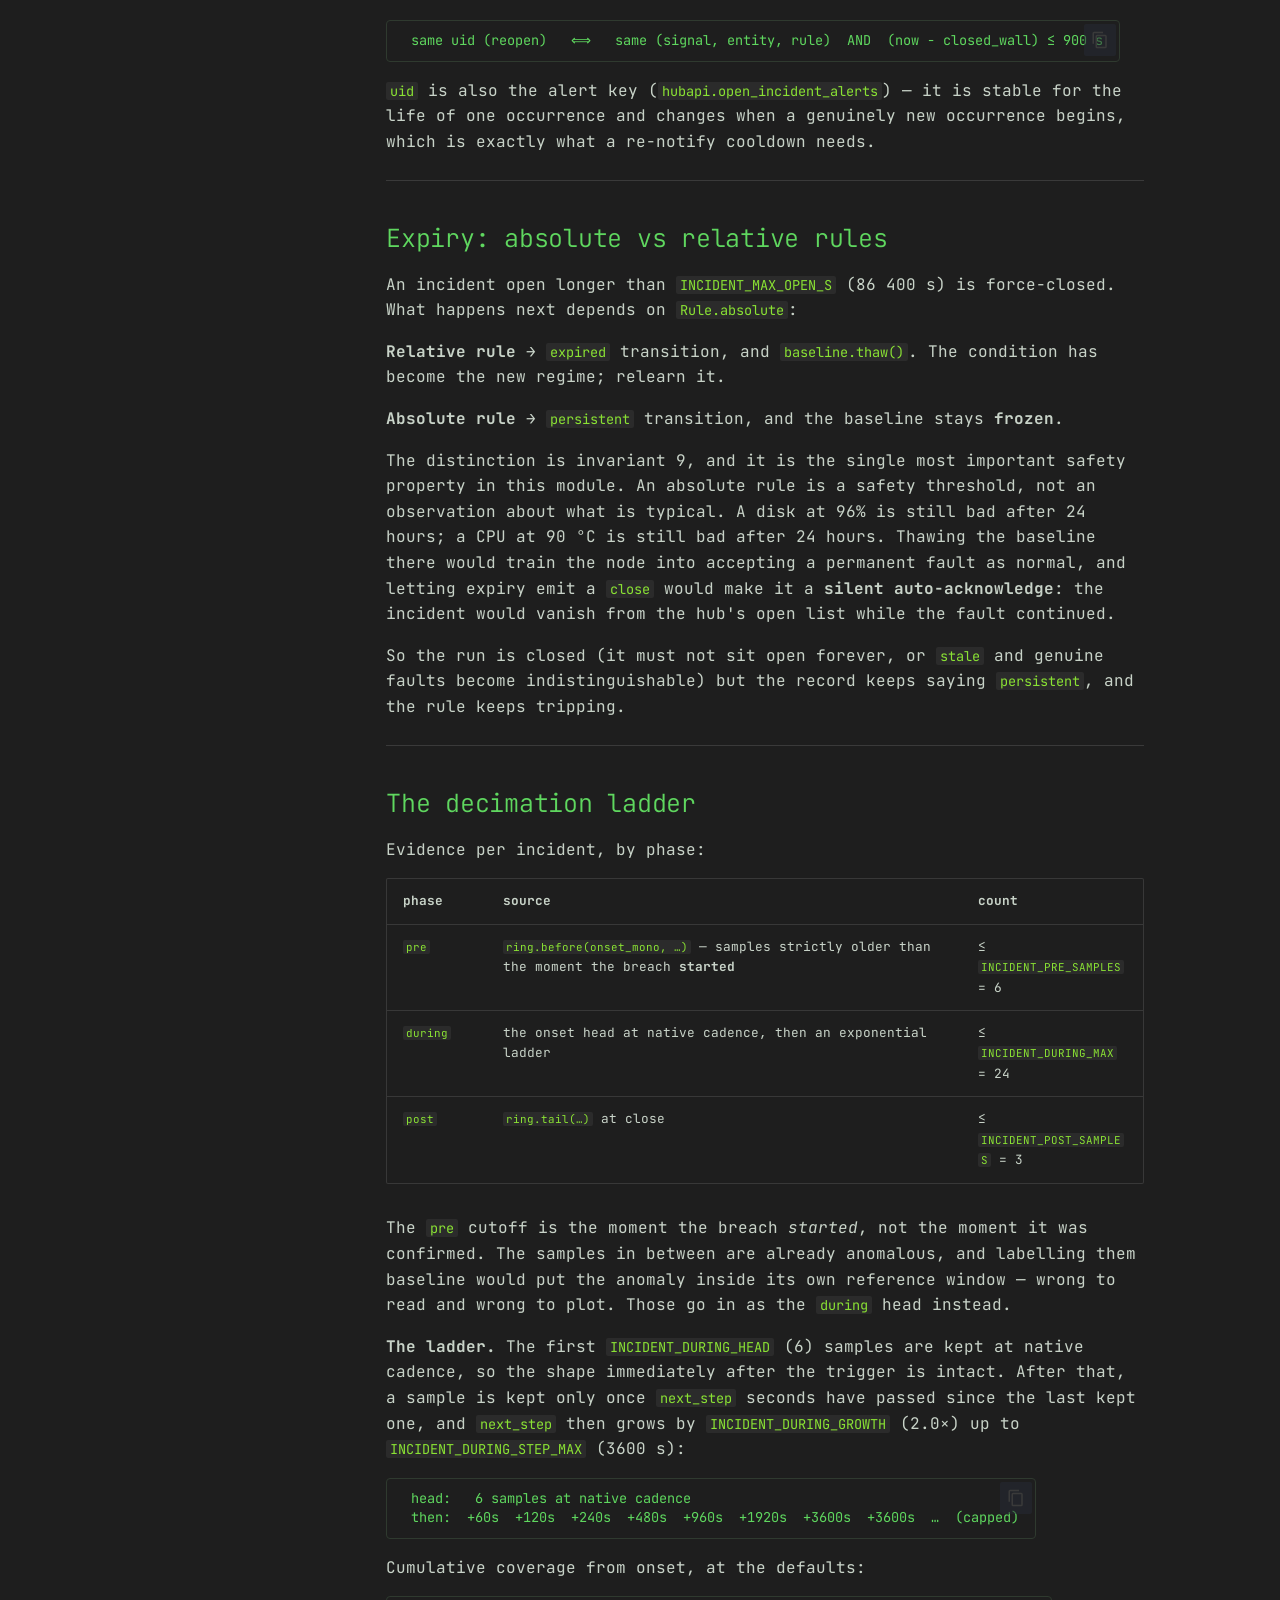
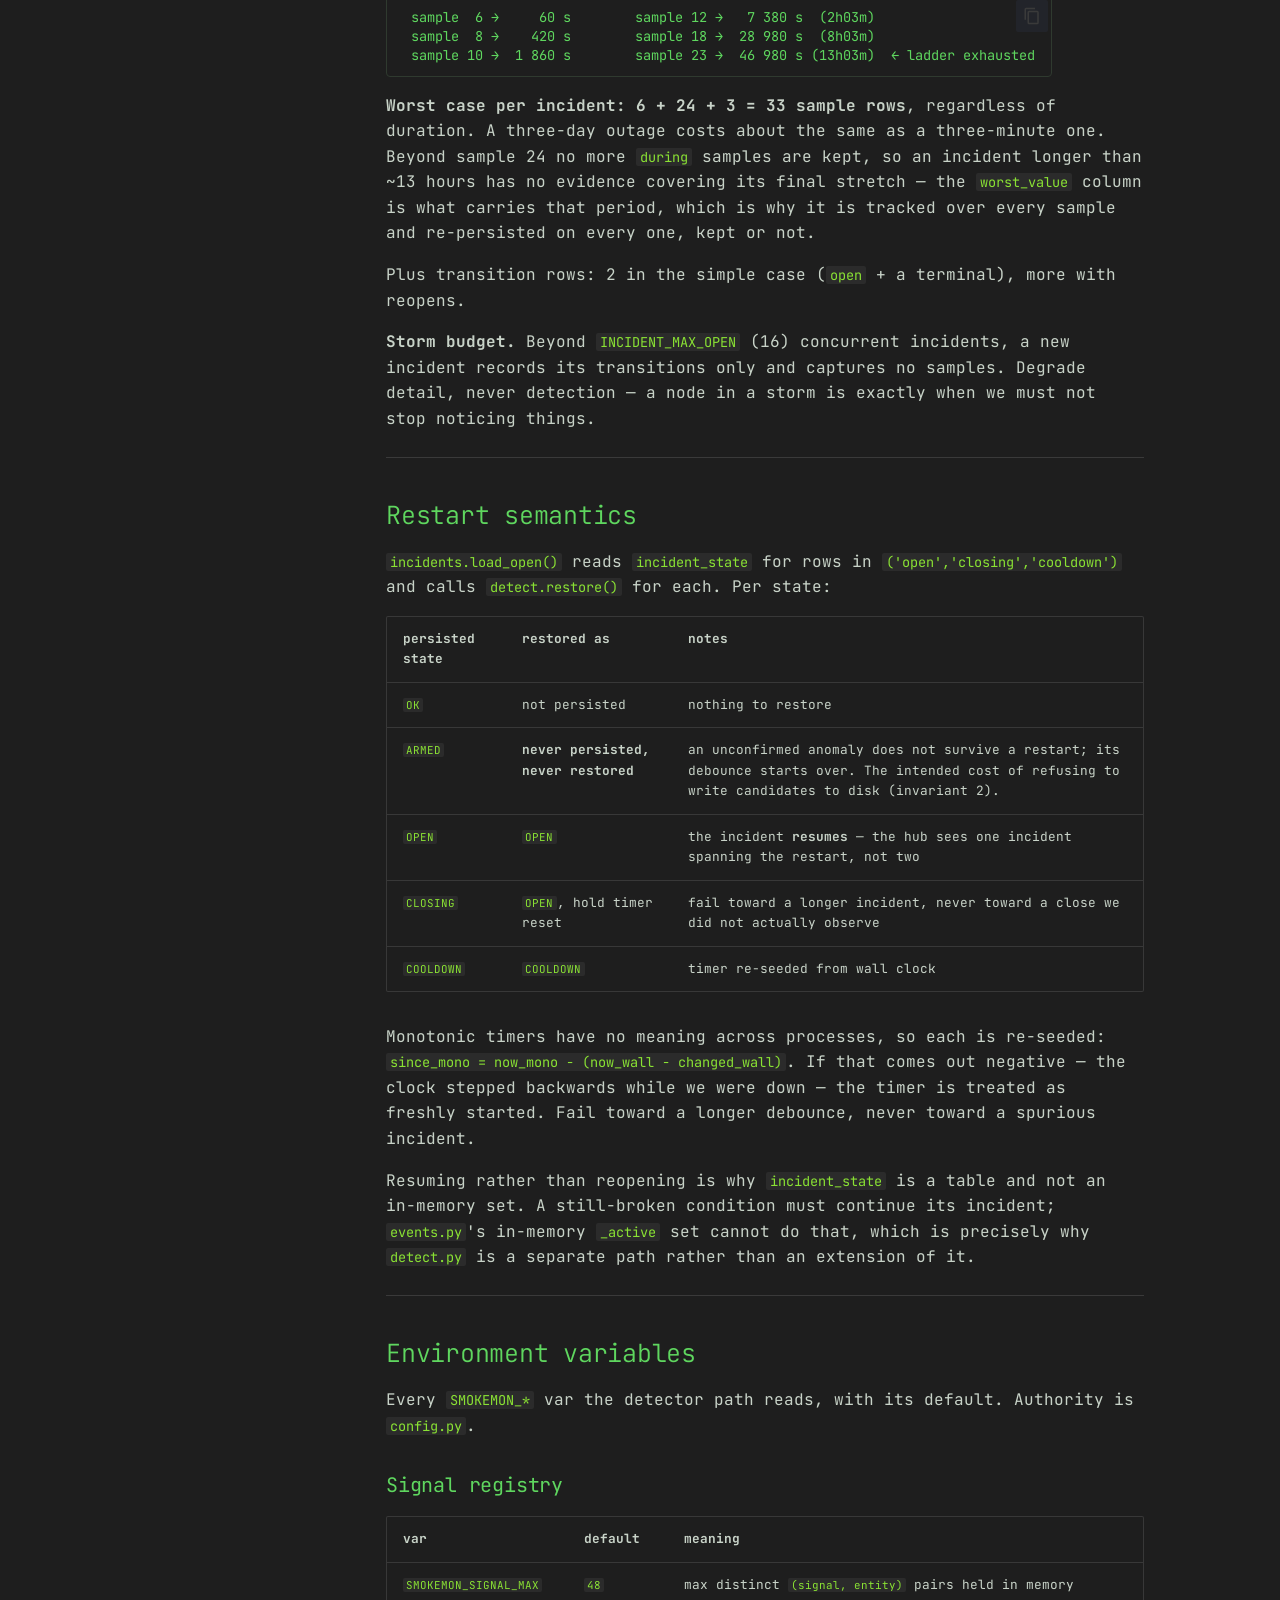
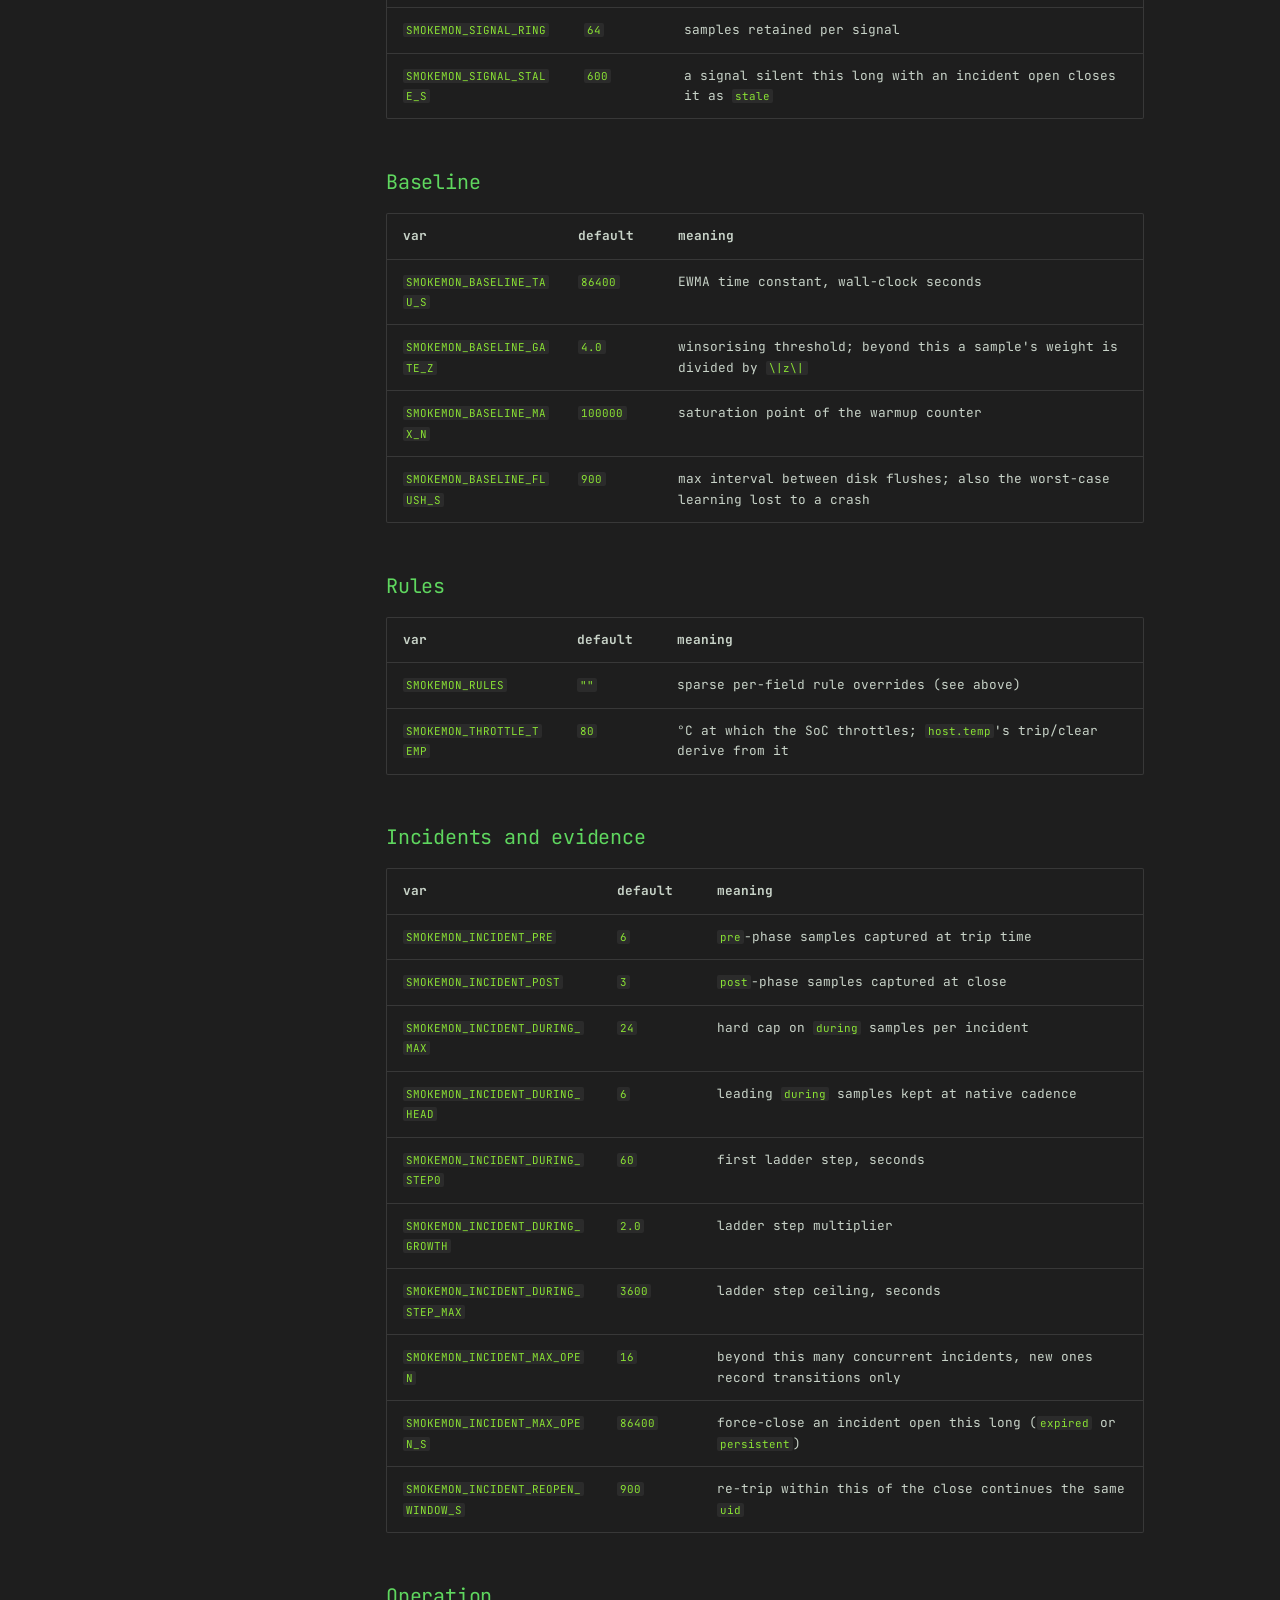
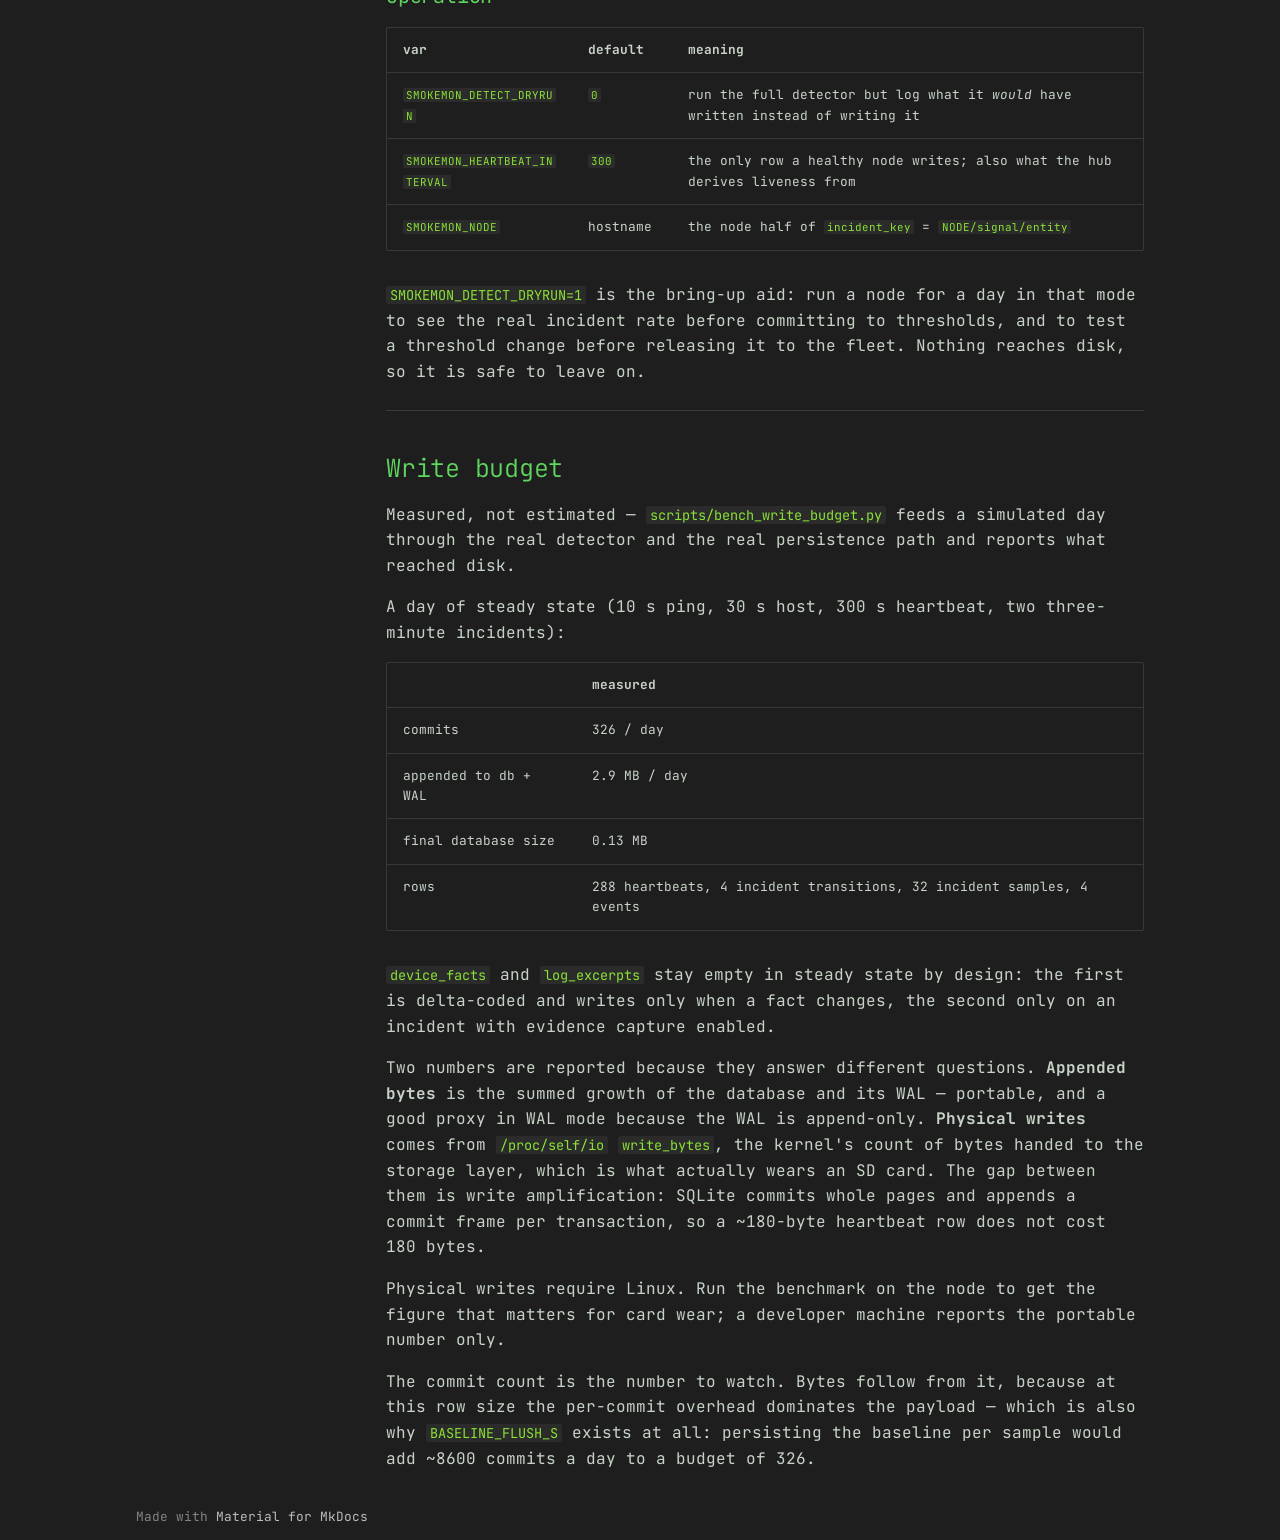
<file: detector-spec/index.html>
<!doctype html>
<html lang="en" class="no-js">
  <head>
    
      <meta charset="utf-8">
      <meta name="viewport" content="width=device-width,initial-scale=1">
      
        <meta name="description" content="incident-centric network + host monitoring for the edge — anomalies detected on-node, only incidents and their evidence stored, in stdlib python and ~30 mb of ram. no cloud, no dependencies, nothing to install but python.">
      
      
      
        <link rel="canonical" href="https://oovets.github.io/smokemon/detector-spec/">
      
      
        <link rel="prev" href="../probes/">
      
      
        <link rel="next" href="../adr/0001-incident-pivot/">
      
      
        
      
      
      <link rel="icon" href="../assets/images/favicon.png">
      <meta name="generator" content="mkdocs-1.6.1, mkdocs-material-9.7.7">
    
    
      
        <title>detector - smokemon</title>
      
    
    
      <link rel="stylesheet" href="../assets/stylesheets/main.ec1eaa64.min.css">
      
        
        <link rel="stylesheet" href="../assets/stylesheets/palette.ab4e12ef.min.css">
      
      


    
    
      
    
    
      
        
        
        <link rel="preconnect" href="https://fonts.gstatic.com" crossorigin>
        <link rel="stylesheet" href="https://fonts.googleapis.com/css?family=JetBrains+Mono:300,300i,400,400i,700,700i%7CJetBrains+Mono:400,400i,700,700i&display=fallback">
        <style>:root{--md-text-font:"JetBrains Mono";--md-code-font:"JetBrains Mono"}</style>
      
    
    
      <link rel="stylesheet" href="../extra.css">
    
      <link rel="stylesheet" href="https://stevoo.net/theme.css">
    
      <link rel="stylesheet" href="https://api.mapbox.com/mapbox-gl-js/v3.9.0/mapbox-gl.css">
    
    <script>__md_scope=new URL("..",location),__md_hash=e=>[...e].reduce(((e,_)=>(e<<5)-e+_.charCodeAt(0)),0),__md_get=(e,_=localStorage,t=__md_scope)=>JSON.parse(_.getItem(t.pathname+"."+e)),__md_set=(e,_,t=localStorage,a=__md_scope)=>{try{t.setItem(a.pathname+"."+e,JSON.stringify(_))}catch(e){}}</script>
    
      

    
    
  </head>
  
  
    
    
    
    
    
    <body dir="ltr" data-md-color-scheme="slate" data-md-color-primary="black" data-md-color-accent="green">
  
    
    <input class="md-toggle" data-md-toggle="drawer" type="checkbox" id="__drawer" autocomplete="off">
    <input class="md-toggle" data-md-toggle="search" type="checkbox" id="__search" autocomplete="off">
    <label class="md-overlay" for="__drawer"></label>
    <div data-md-component="skip">
      
        
        <a href="#detector-specification" class="md-skip">
          Skip to content
        </a>
      
    </div>
    <div data-md-component="announce">
      
    </div>
    
    
      

  

<header class="md-header md-header--shadow" data-md-component="header">
  <nav class="md-header__inner md-grid" aria-label="Header">
    <a href="/" title="smokemon" class="md-header__button md-logo" aria-label="smokemon" data-md-component="logo">
      
  
  <svg xmlns="http://www.w3.org/2000/svg" viewBox="0 0 24 24"><path d="M12 8a3 3 0 0 0 3-3 3 3 0 0 0-3-3 3 3 0 0 0-3 3 3 3 0 0 0 3 3m0 3.54C9.64 9.35 6.5 8 3 8v11c3.5 0 6.64 1.35 9 3.54 2.36-2.19 5.5-3.54 9-3.54V8c-3.5 0-6.64 1.35-9 3.54"/></svg>

    </a>
    <label class="md-header__button md-icon" for="__drawer">
      
      <svg xmlns="http://www.w3.org/2000/svg" viewBox="0 0 24 24"><path d="M3 6h18v2H3zm0 5h18v2H3zm0 5h18v2H3z"/></svg>
    </label>
    <div class="md-header__title" data-md-component="header-title">
      <div class="md-header__ellipsis">
        <div class="md-header__topic">
          <span class="md-ellipsis">
            smokemon
          </span>
        </div>
        <div class="md-header__topic" data-md-component="header-topic">
          <span class="md-ellipsis">
            
              detector
            
          </span>
        </div>
      </div>
    </div>
    
      
    
    
    
    
      
      
        <label class="md-header__button md-icon" for="__search">
          
          <svg xmlns="http://www.w3.org/2000/svg" viewBox="0 0 24 24"><path d="M9.5 3A6.5 6.5 0 0 1 16 9.5c0 1.61-.59 3.09-1.56 4.23l.27.27h.79l5 5-1.5 1.5-5-5v-.79l-.27-.27A6.52 6.52 0 0 1 9.5 16 6.5 6.5 0 0 1 3 9.5 6.5 6.5 0 0 1 9.5 3m0 2C7 5 5 7 5 9.5S7 14 9.5 14 14 12 14 9.5 12 5 9.5 5"/></svg>
        </label>
        <div class="md-search" data-md-component="search" role="dialog">
  <label class="md-search__overlay" for="__search"></label>
  <div class="md-search__inner" role="search">
    <form class="md-search__form" name="search">
      <input type="text" class="md-search__input" name="query" aria-label="Search" placeholder="Search" autocapitalize="off" autocorrect="off" autocomplete="off" spellcheck="false" data-md-component="search-query" required>
      <label class="md-search__icon md-icon" for="__search">
        
        <svg xmlns="http://www.w3.org/2000/svg" viewBox="0 0 24 24"><path d="M9.5 3A6.5 6.5 0 0 1 16 9.5c0 1.61-.59 3.09-1.56 4.23l.27.27h.79l5 5-1.5 1.5-5-5v-.79l-.27-.27A6.52 6.52 0 0 1 9.5 16 6.5 6.5 0 0 1 3 9.5 6.5 6.5 0 0 1 9.5 3m0 2C7 5 5 7 5 9.5S7 14 9.5 14 14 12 14 9.5 12 5 9.5 5"/></svg>
        
        <svg xmlns="http://www.w3.org/2000/svg" viewBox="0 0 24 24"><path d="M20 11v2H8l5.5 5.5-1.42 1.42L4.16 12l7.92-7.92L13.5 5.5 8 11z"/></svg>
      </label>
      <nav class="md-search__options" aria-label="Search">
        
        <button type="reset" class="md-search__icon md-icon" title="Clear" aria-label="Clear" tabindex="-1">
          
          <svg xmlns="http://www.w3.org/2000/svg" viewBox="0 0 24 24"><path d="M19 6.41 17.59 5 12 10.59 6.41 5 5 6.41 10.59 12 5 17.59 6.41 19 12 13.41 17.59 19 19 17.59 13.41 12z"/></svg>
        </button>
      </nav>
      
    </form>
    <div class="md-search__output">
      <div class="md-search__scrollwrap" tabindex="0" data-md-scrollfix>
        <div class="md-search-result" data-md-component="search-result">
          <div class="md-search-result__meta">
            Initializing search
          </div>
          <ol class="md-search-result__list" role="presentation"></ol>
        </div>
      </div>
    </div>
  </div>
</div>
      
    
    
  </nav>
  
</header>
    
    <div class="md-container" data-md-component="container">
      
      
        
          
        
      
      <main class="md-main" data-md-component="main">
        <div class="md-main__inner md-grid">
          
            
              
              <div class="md-sidebar md-sidebar--primary" data-md-component="sidebar" data-md-type="navigation" >
                <div class="md-sidebar__scrollwrap">
                  <div class="md-sidebar__inner">
                    



  

<nav class="md-nav md-nav--primary md-nav--integrated" aria-label="Navigation" data-md-level="0">
  <label class="md-nav__title" for="__drawer">
    <a href="/" title="smokemon" class="md-nav__button md-logo" aria-label="smokemon" data-md-component="logo">
      
  
  <svg xmlns="http://www.w3.org/2000/svg" viewBox="0 0 24 24"><path d="M12 8a3 3 0 0 0 3-3 3 3 0 0 0-3-3 3 3 0 0 0-3 3 3 3 0 0 0 3 3m0 3.54C9.64 9.35 6.5 8 3 8v11c3.5 0 6.64 1.35 9 3.54 2.36-2.19 5.5-3.54 9-3.54V8c-3.5 0-6.64 1.35-9 3.54"/></svg>

    </a>
    smokemon
  </label>
  
  <ul class="md-nav__list" data-md-scrollfix>
    
      
      
  
  
  
  
    <li class="md-nav__item">
      <a href=".." class="md-nav__link">
        
  
  
  <span class="md-ellipsis">
    
  
    readme
  

    
  </span>
  
  

      </a>
    </li>
  

    
      
      
  
  
  
  
    <li class="md-nav__item">
      <a href="../QUICKSTART.md" class="md-nav__link">
        
  
  
  <span class="md-ellipsis">
    
  
    quickstart
  

    
  </span>
  
  

      </a>
    </li>
  

    
      
      
  
  
  
  
    <li class="md-nav__item">
      <a href="../INSTALL/" class="md-nav__link">
        
  
  
  <span class="md-ellipsis">
    
  
    install
  

    
  </span>
  
  

      </a>
    </li>
  

    
      
      
  
  
  
  
    <li class="md-nav__item">
      <a href="../package/" class="md-nav__link">
        
  
  
  <span class="md-ellipsis">
    
  
    package
  

    
  </span>
  
  

      </a>
    </li>
  

    
      
      
  
  
  
  
    <li class="md-nav__item">
      <a href="../probes/" class="md-nav__link">
        
  
  
  <span class="md-ellipsis">
    
  
    probes
  

    
  </span>
  
  

      </a>
    </li>
  

    
      
      
  
  
    
  
  
  
    <li class="md-nav__item md-nav__item--active">
      
      <input class="md-nav__toggle md-toggle" type="checkbox" id="__toc">
      
      
        
      
      
        <label class="md-nav__link md-nav__link--active" for="__toc">
          
  
  
  <span class="md-ellipsis">
    
  
    detector
  

    
  </span>
  
  

          <span class="md-nav__icon md-icon"></span>
        </label>
      
      <a href="./" class="md-nav__link md-nav__link--active">
        
  
  
  <span class="md-ellipsis">
    
  
    detector
  

    
  </span>
  
  

      </a>
      
        

<nav class="md-nav md-nav--secondary" aria-label="Table of contents">
  
  
  
    
  
  
    <label class="md-nav__title" for="__toc">
      <span class="md-nav__icon md-icon"></span>
      Table of contents
    </label>
    <ul class="md-nav__list" data-md-component="toc" data-md-scrollfix>
      
        <li class="md-nav__item">
  <a href="#the-signal-registry" class="md-nav__link">
    <span class="md-ellipsis">
      
        The signal registry
      
    </span>
  </a>
  
    <nav class="md-nav" aria-label="The signal registry">
      <ul class="md-nav__list">
        
          <li class="md-nav__item">
  <a href="#the-memory-bound-with-the-arithmetic" class="md-nav__link">
    <span class="md-ellipsis">
      
        The memory bound, with the arithmetic
      
    </span>
  </a>
  
</li>
        
      </ul>
    </nav>
  
</li>
      
        <li class="md-nav__item">
  <a href="#signal-kinds" class="md-nav__link">
    <span class="md-ellipsis">
      
        Signal kinds
      
    </span>
  </a>
  
</li>
      
        <li class="md-nav__item">
  <a href="#the-state-machine" class="md-nav__link">
    <span class="md-ellipsis">
      
        The state machine
      
    </span>
  </a>
  
    <nav class="md-nav" aria-label="The state machine">
      <ul class="md-nav__list">
        
          <li class="md-nav__item">
  <a href="#transition-table" class="md-nav__link">
    <span class="md-ellipsis">
      
        Transition table
      
    </span>
  </a>
  
</li>
        
          <li class="md-nav__item">
  <a href="#actions-stored-transitions" class="md-nav__link">
    <span class="md-ellipsis">
      
        Actions → stored transitions
      
    </span>
  </a>
  
</li>
        
          <li class="md-nav__item">
  <a href="#trip-and-clear-tests" class="md-nav__link">
    <span class="md-ellipsis">
      
        Trip and clear tests
      
    </span>
  </a>
  
</li>
        
      </ul>
    </nav>
  
</li>
      
        <li class="md-nav__item">
  <a href="#the-rule-table" class="md-nav__link">
    <span class="md-ellipsis">
      
        The rule table
      
    </span>
  </a>
  
    <nav class="md-nav" aria-label="The rule table">
      <ul class="md-nav__list">
        
          <li class="md-nav__item">
  <a href="#overrides" class="md-nav__link">
    <span class="md-ellipsis">
      
        Overrides
      
    </span>
  </a>
  
</li>
        
      </ul>
    </nav>
  
</li>
      
        <li class="md-nav__item">
  <a href="#the-baseline" class="md-nav__link">
    <span class="md-ellipsis">
      
        The baseline
      
    </span>
  </a>
  
    <nav class="md-nav" aria-label="The baseline">
      <ul class="md-nav__list">
        
          <li class="md-nav__item">
  <a href="#dt-derived-alpha" class="md-nav__link">
    <span class="md-ellipsis">
      
        dt-derived alpha
      
    </span>
  </a>
  
</li>
        
          <li class="md-nav__item">
  <a href="#the-mad-floor" class="md-nav__link">
    <span class="md-ellipsis">
      
        The MAD floor
      
    </span>
  </a>
  
</li>
        
          <li class="md-nav__item">
  <a href="#the-three-poison-defences" class="md-nav__link">
    <span class="md-ellipsis">
      
        The three poison defences
      
    </span>
  </a>
  
</li>
        
          <li class="md-nav__item">
  <a href="#flush-interval-and-the-restart-gap-trade-off" class="md-nav__link">
    <span class="md-ellipsis">
      
        Flush interval and the restart-gap trade-off
      
    </span>
  </a>
  
</li>
        
      </ul>
    </nav>
  
</li>
      
        <li class="md-nav__item">
  <a href="#reopen-policy-vs-cooldown" class="md-nav__link">
    <span class="md-ellipsis">
      
        Reopen policy vs cooldown
      
    </span>
  </a>
  
</li>
      
        <li class="md-nav__item">
  <a href="#expiry-absolute-vs-relative-rules" class="md-nav__link">
    <span class="md-ellipsis">
      
        Expiry: absolute vs relative rules
      
    </span>
  </a>
  
</li>
      
        <li class="md-nav__item">
  <a href="#the-decimation-ladder" class="md-nav__link">
    <span class="md-ellipsis">
      
        The decimation ladder
      
    </span>
  </a>
  
</li>
      
        <li class="md-nav__item">
  <a href="#restart-semantics" class="md-nav__link">
    <span class="md-ellipsis">
      
        Restart semantics
      
    </span>
  </a>
  
</li>
      
        <li class="md-nav__item">
  <a href="#environment-variables" class="md-nav__link">
    <span class="md-ellipsis">
      
        Environment variables
      
    </span>
  </a>
  
    <nav class="md-nav" aria-label="Environment variables">
      <ul class="md-nav__list">
        
          <li class="md-nav__item">
  <a href="#signal-registry" class="md-nav__link">
    <span class="md-ellipsis">
      
        Signal registry
      
    </span>
  </a>
  
</li>
        
          <li class="md-nav__item">
  <a href="#baseline" class="md-nav__link">
    <span class="md-ellipsis">
      
        Baseline
      
    </span>
  </a>
  
</li>
        
          <li class="md-nav__item">
  <a href="#rules" class="md-nav__link">
    <span class="md-ellipsis">
      
        Rules
      
    </span>
  </a>
  
</li>
        
          <li class="md-nav__item">
  <a href="#incidents-and-evidence" class="md-nav__link">
    <span class="md-ellipsis">
      
        Incidents and evidence
      
    </span>
  </a>
  
</li>
        
          <li class="md-nav__item">
  <a href="#operation" class="md-nav__link">
    <span class="md-ellipsis">
      
        Operation
      
    </span>
  </a>
  
</li>
        
      </ul>
    </nav>
  
</li>
      
        <li class="md-nav__item">
  <a href="#write-budget" class="md-nav__link">
    <span class="md-ellipsis">
      
        Write budget
      
    </span>
  </a>
  
</li>
      
    </ul>
  
</nav>
      
    </li>
  

    
      
      
  
  
  
  
    <li class="md-nav__item">
      <a href="../adr/0001-incident-pivot/" class="md-nav__link">
        
  
  
  <span class="md-ellipsis">
    
  
    incident pivot (adr)
  

    
  </span>
  
  

      </a>
    </li>
  

    
      
      
  
  
  
  
    <li class="md-nav__item">
      <a href="../CHANGELOG.md" class="md-nav__link">
        
  
  
  <span class="md-ellipsis">
    
  
    changelog
  

    
  </span>
  
  

      </a>
    </li>
  

    
      
      
  
  
  
  
    <li class="md-nav__item">
      <a href="../CONTRIBUTING/" class="md-nav__link">
        
  
  
  <span class="md-ellipsis">
    
  
    contributing
  

    
  </span>
  
  

      </a>
    </li>
  

    
      
      
  
  
  
  
    <li class="md-nav__item">
      <a href="../SECURITY/" class="md-nav__link">
        
  
  
  <span class="md-ellipsis">
    
  
    security
  

    
  </span>
  
  

      </a>
    </li>
  

    
  </ul>
</nav>
                  </div>
                </div>
              </div>
            
            
          
          
            <div class="md-content" data-md-component="content">
              
              <article class="md-content__inner md-typeset">
                
                  



<h1 id="detector-specification">Detector specification<a class="headerlink" href="#detector-specification" title="Permanent link">&para;</a></h1>
<p>The operational reference for the node-side detector: <code>signals.py</code>, <code>baseline.py</code>,
<code>detect.py</code>, <code>incidents.py</code>.</p>
<p>For <em>why</em> it works this way, see <a href="../adr/0001-incident-pivot/"><code>adr/0001-incident-pivot.md</code></a>.
This document is the <em>what</em>: exact thresholds, exact transitions, exact defaults.</p>
<hr />
<h2 id="the-signal-registry">The signal registry<a class="headerlink" href="#the-signal-registry" title="Permanent link">&para;</a></h2>
<p>A <strong>signal</strong> is a named scalar series a probe produces as a side effect of what it already
computes: <code>(name, entity, value)</code>.</p>
<ul>
<li><code>name</code> is the rule namespace — <code>ping.loss</code>, <code>host.temp</code>, <code>disk.used_pct</code>.</li>
<li><code>entity</code> is the per-instance discriminator — the ping target, the mount point, the interface.
  The probe canonicalises it, so an interface alias or a mount-path variant does not silently
  become a second signal with its own cold baseline.</li>
</ul>
<p>Each <code>(name, entity)</code> gets a fixed-capacity ring of <code>(wall, mono, value)</code> triples. This is the
only place a sample lives while things are normal, and it is never written to disk.</p>
<h3 id="the-memory-bound-with-the-arithmetic">The memory bound, with the arithmetic<a class="headerlink" href="#the-memory-bound-with-the-arithmetic" title="Permanent link">&para;</a></h3>
<div class="highlight"><pre><span></span><code><a id="__codelineno-0-1" name="__codelineno-0-1" href="#__codelineno-0-1"></a>SIGNAL_MAX × SIGNAL_RING × 3 slots × 8 bytes
<a id="__codelineno-0-2" name="__codelineno-0-2" href="#__codelineno-0-2"></a>      48    ×      64    ×    3    ×    8     =  73 728 bytes  (72 KB)
</code></pre></div>
<p>Plus about 200 bytes per signal for the dict entry, the <code>Ring</code> object and three <code>array</code> headers:
<code>48 × 200 = 9 600 bytes</code>. Steady-state ceiling ≈ <strong>83 KB</strong>.</p>
<p>The three slots are three parallel <code>array('d')</code> — 8 bytes per element with no per-element Python
object — rather than a deque of tuples, which would cost roughly 120 bytes per <code>(wall, value)</code>
pair. That is the difference between ~83 KB and ~250 KB of RSS, and RSS is a number smokemon
publishes about itself. The observer must not move the thing it measures.</p>
<p>The bound is enforced <strong>in <code>signals.feed()</code></strong>, not trusted upstream: once <code>SIGNAL_MAX</code> distinct
signals exist, feeding a new one is dropped. A node churning container names or interface
aliases therefore cannot grow the registry. Dropping is a real loss of coverage, so
<code>signals.drops()</code> is carried in the heartbeat and <code>should_warn_drops()</code> logs at most hourly —
a node in that state drops every cycle, and an unthrottled warning would itself become the
flood.</p>
<p><code>SIGNAL_RING</code> (64) is roughly 10× <code>INCIDENT_PRE_SAMPLES</code> (6), so the same ring serves both the
pre-incident evidence window and debounce evaluation without a second buffer.</p>
<hr />
<h2 id="signal-kinds">Signal kinds<a class="headerlink" href="#signal-kinds" title="Permanent link">&para;</a></h2>
<p>The kind decides whether a robust-z rule is meaningful at all.</p>
<table>
<thead>
<tr>
<th>kind</th>
<th>z-eligible</th>
<th>why</th>
</tr>
</thead>
<tbody>
<tr>
<td><code>gauge</code></td>
<td>yes</td>
<td>continuous, has meaningful spread</td>
</tr>
<tr>
<td><code>latency</code></td>
<td>yes</td>
<td>continuous, has meaningful spread</td>
</tr>
<tr>
<td><code>ratio</code></td>
<td>yes</td>
<td>continuous, has meaningful spread</td>
</tr>
<tr>
<td><code>capacity</code></td>
<td>no</td>
<td>absolute thresholds are the meaningful ones; z adds nothing to "disk is 92% full"</td>
</tr>
<tr>
<td><code>counter_rate</code></td>
<td>no</td>
<td>zero-inflated and bursty; z produces confident nonsense</td>
</tr>
<tr>
<td><code>binary</code></td>
<td>no</td>
<td><code>{0,1}</code> has no useful spread</td>
</tr>
<tr>
<td><code>state</code></td>
<td>no</td>
<td>not ordered; a z-score over it is meaningless</td>
</tr>
</tbody>
</table>
<p><code>Z_ELIGIBLE = {gauge, latency, ratio}</code>. The restriction applies to the <strong>generic fallback
rule</strong>, which is z-only. An explicit rule may still use absolute thresholds on any kind — that
is how <code>disk.used_pct</code> (capacity) and <code>net.err_rate</code> (counter_rate) are monitored.</p>
<p><strong>Consequence worth knowing:</strong> an unregistered signal whose kind is not z-eligible falls back
to <code>FALLBACK._replace(trip_z=None, clear_z=None)</code> — which has no absolute threshold either, so
it can never trip. A new counter/binary/state signal is effectively unmonitored until someone
gives it an explicit rule. This is deliberate (better silent than confidently wrong) but it is
not obvious from the outside.</p>
<hr />
<h2 id="the-state-machine">The state machine<a class="headerlink" href="#the-state-machine" title="Permanent link">&para;</a></h2>
<p>Five states. <code>OK</code>, <code>ARMED</code>, <code>OPEN</code>, <code>CLOSING</code>, <code>COOLDOWN</code>.</p>
<div class="highlight"><pre><span></span><code><a id="__codelineno-1-1" name="__codelineno-1-1" href="#__codelineno-1-1"></a>                 breach                for_s elapsed
<a id="__codelineno-1-2" name="__codelineno-1-2" href="#__codelineno-1-2"></a>        OK  ──────────────▶  ARMED  ──────────────────▶  OPEN
<a id="__codelineno-1-3" name="__codelineno-1-3" href="#__codelineno-1-3"></a>        ▲                      │                        │  ▲
<a id="__codelineno-1-4" name="__codelineno-1-4" href="#__codelineno-1-4"></a>        │       !breach        │                !breach  │  │ breach
<a id="__codelineno-1-5" name="__codelineno-1-5" href="#__codelineno-1-5"></a>        └──────────────────────┘                        ▼  │
<a id="__codelineno-1-6" name="__codelineno-1-6" href="#__codelineno-1-6"></a>                                                    CLOSING─┘
<a id="__codelineno-1-7" name="__codelineno-1-7" href="#__codelineno-1-7"></a>        ▲                                               │
<a id="__codelineno-1-8" name="__codelineno-1-8" href="#__codelineno-1-8"></a>        │  cooldown_s elapsed                           │ clearing, held clear_for_s
<a id="__codelineno-1-9" name="__codelineno-1-9" href="#__codelineno-1-9"></a>        │                                               ▼
<a id="__codelineno-1-10" name="__codelineno-1-10" href="#__codelineno-1-10"></a>        └───────────────────  COOLDOWN  ◀───────────────┘
<a id="__codelineno-1-11" name="__codelineno-1-11" href="#__codelineno-1-11"></a>                                  │
<a id="__codelineno-1-12" name="__codelineno-1-12" href="#__codelineno-1-12"></a>                                  └── breach ──▶ OPEN  (no ARMED phase)
</code></pre></div>
<h3 id="transition-table">Transition table<a class="headerlink" href="#transition-table" title="Permanent link">&para;</a></h3>
<table>
<thead>
<tr>
<th>from</th>
<th>condition</th>
<th>to</th>
<th>action written</th>
</tr>
</thead>
<tbody>
<tr>
<td><code>OK</code></td>
<td>breaching</td>
<td><code>ARMED</code></td>
<td>— (nothing is written)</td>
</tr>
<tr>
<td><code>OK</code></td>
<td>not breaching</td>
<td><code>OK</code></td>
<td>— (<strong>the one place the baseline learns</strong>)</td>
</tr>
<tr>
<td><code>ARMED</code></td>
<td>not breaching</td>
<td><code>OK</code></td>
<td>— (<strong>nothing is written; this is the flap filter</strong>)</td>
</tr>
<tr>
<td><code>ARMED</code></td>
<td>breaching, <code>mono − since ≥ for_s</code></td>
<td><code>OPEN</code></td>
<td><code>open</code></td>
</tr>
<tr>
<td><code>ARMED</code></td>
<td>breaching, hold not elapsed</td>
<td><code>ARMED</code></td>
<td>—</td>
</tr>
<tr>
<td><code>OPEN</code></td>
<td>breaching</td>
<td><code>OPEN</code></td>
<td><code>sample</code> (phase <code>during</code>)</td>
</tr>
<tr>
<td><code>OPEN</code></td>
<td>not breaching</td>
<td><code>CLOSING</code></td>
<td><code>sample</code> (phase <code>during</code>)</td>
</tr>
<tr>
<td><code>CLOSING</code></td>
<td>breaching</td>
<td><code>OPEN</code></td>
<td><code>sample</code> (phase <code>during</code>) — <strong>flap absorber: a bouncing signal is ONE incident</strong></td>
</tr>
<tr>
<td><code>CLOSING</code></td>
<td>clearing, <code>mono − since ≥ clear_for_s</code></td>
<td><code>COOLDOWN</code></td>
<td><code>close</code></td>
</tr>
<tr>
<td><code>CLOSING</code></td>
<td>not clearing (inside the hysteresis band)</td>
<td><code>CLOSING</code></td>
<td>— (hold timer <strong>reset</strong>)</td>
</tr>
<tr>
<td><code>CLOSING</code></td>
<td>clearing, hold not elapsed</td>
<td><code>CLOSING</code></td>
<td>—</td>
</tr>
<tr>
<td><code>COOLDOWN</code></td>
<td>breaching</td>
<td><code>OPEN</code></td>
<td><code>open</code> (see reopen policy)</td>
</tr>
<tr>
<td><code>COOLDOWN</code></td>
<td><code>mono − since ≥ cooldown_s</code></td>
<td><code>OK</code></td>
<td>—</td>
</tr>
</tbody>
</table>
<p>Plus two age-based transitions from <code>sweep()</code>, which only considers <code>OPEN</code> and <code>CLOSING</code>:</p>
<table>
<thead>
<tr>
<th>from</th>
<th>condition</th>
<th>to</th>
<th>action</th>
</tr>
</thead>
<tbody>
<tr>
<td><code>OPEN</code>/<code>CLOSING</code></td>
<td><code>now_mono − last_mono ≥ SIGNAL_STALE_S</code></td>
<td><code>COOLDOWN</code></td>
<td><code>stale</code></td>
</tr>
<tr>
<td><code>OPEN</code>/<code>CLOSING</code></td>
<td><code>now_wall − opened_wall ≥ INCIDENT_MAX_OPEN_S</code>, rule is absolute</td>
<td><code>COOLDOWN</code></td>
<td><code>persist</code></td>
</tr>
<tr>
<td><code>OPEN</code>/<code>CLOSING</code></td>
<td><code>now_wall − opened_wall ≥ INCIDENT_MAX_OPEN_S</code>, rule is relative</td>
<td><code>COOLDOWN</code></td>
<td><code>expire</code> + <code>baseline.thaw()</code></td>
</tr>
</tbody>
</table>
<p>The <code>stale</code> path exists because without it a probe that dies leaves its incident open forever,
and the hub cannot tell that from a genuine ongoing fault.</p>
<h3 id="actions-stored-transitions">Actions → stored transitions<a class="headerlink" href="#actions-stored-transitions" title="Permanent link">&para;</a></h3>
<p><code>detect</code> emits <code>Action</code>s; <code>incidents.py</code> maps them onto rows in the <code>incidents</code> table:</p>
<table>
<thead>
<tr>
<th>action <code>op</code></th>
<th>stored <code>transition</code></th>
</tr>
</thead>
<tbody>
<tr>
<td><code>open</code></td>
<td><code>open</code>, or <code>reopen</code> inside the reopen window</td>
</tr>
<tr>
<td><code>close</code></td>
<td><code>close</code></td>
</tr>
<tr>
<td><code>stale</code></td>
<td><code>stale</code></td>
</tr>
<tr>
<td><code>expire</code></td>
<td><code>expired</code></td>
</tr>
<tr>
<td><code>persist</code></td>
<td><code>persistent</code></td>
</tr>
<tr>
<td><code>sample</code></td>
<td>(no transition row; writes <code>incident_samples</code> if the decimation ladder keeps it)</td>
</tr>
</tbody>
</table>
<p><code>open</code>, <code>reopen</code> and <code>persist</code> carry the rule's severity. Every other transition carries
<code>info</code>: it reports the <em>end</em>, not the fault. <code>query.load_incidents</code> is written to preserve the
opening severity for exactly this reason — otherwise every closed incident would read as info.</p>
<h3 id="trip-and-clear-tests">Trip and clear tests<a class="headerlink" href="#trip-and-clear-tests" title="Permanent link">&para;</a></h3>
<p><strong>Trip</strong> is absolute <strong>OR</strong> z, never AND (<code>detect._breach</code>). The z-score is the addition that
gives per-node context, not a second hurdle. A rule with one side <code>None</code> degenerates cleanly to
the other.</p>
<p><strong>Clear</strong> must be clear on <strong>both</strong> axes (<code>detect._clearing</code>) — the negation of the OR. A signal
back under its absolute threshold but still 4σ from this node's normal is not yet recovered.</p>
<p>Direction is per rule: <code>+</code> means high is bad, <code>-</code> means low is bad. <code>wifi.rssi</code> is the case that
proves the flag is needed — RSSI is dBm, so −50 is good and −90 is bad, and without an explicit
<code>direction="-"</code> it would inherit the fallback's <code>+</code> and open an incident every time reception
<em>improved</em>.</p>
<p>"Worst" is likewise per rule (<code>peak_mode</code>): <code>max</code> for latency, <code>min</code> for RSSI, <code>max_abs_z</code> for
a signal whose extremity is best measured in σ. The stored row carries the mode so a reader
never has to guess. The running extremum is tracked over <strong>every</strong> sample seen, including ones
decimation discarded — the worst moment of an incident is frequently in a sample that was not
kept — and is re-persisted on every sample so it survives a restart.</p>
<hr />
<h2 id="the-rule-table">The rule table<a class="headerlink" href="#the-rule-table" title="Permanent link">&para;</a></h2>
<p>Generated from <code>detect.RULES</code> so it cannot drift from the code:</p>
<div class="highlight"><pre><span></span><code><a id="__codelineno-2-1" name="__codelineno-2-1" href="#__codelineno-2-1"></a>python3<span class="w"> </span>-c<span class="w"> </span><span class="s1">&#39;from smokemon import detect; [print(r) for r in detect.RULES.values()]&#39;</span>
</code></pre></div>
<p><code>tests/test_docs_rules.py</code> asserts this table matches <code>detect.RULES</code>.</p>
<table>
<thead>
<tr>
<th>signal</th>
<th>kind</th>
<th>abs</th>
<th>dir</th>
<th>trip</th>
<th>clear</th>
<th>trip_z</th>
<th>clear_z</th>
<th>for_s</th>
<th>clear_for_s</th>
<th>cooldown_s</th>
<th>sev</th>
<th>peak</th>
<th>abs_floor</th>
<th>rel_floor</th>
<th>min_n</th>
<th>dyn</th>
</tr>
</thead>
<tbody>
<tr>
<td>ping.loss</td>
<td>ratio</td>
<td>yes</td>
<td>+</td>
<td>10</td>
<td>1</td>
<td>-</td>
<td>-</td>
<td>20</td>
<td>60</td>
<td>300</td>
<td>error</td>
<td>max</td>
<td>0</td>
<td>0</td>
<td>30</td>
<td>-</td>
</tr>
<tr>
<td>ping.loss_run</td>
<td>ratio</td>
<td>yes</td>
<td>+</td>
<td>99.5</td>
<td>50</td>
<td>-</td>
<td>-</td>
<td>20</td>
<td>60</td>
<td>300</td>
<td>crit</td>
<td>max</td>
<td>0</td>
<td>0</td>
<td>30</td>
<td>-</td>
</tr>
<tr>
<td>ping.rtt_med</td>
<td>latency</td>
<td>no</td>
<td>+</td>
<td>-</td>
<td>-</td>
<td>4</td>
<td>2</td>
<td>20</td>
<td>90</td>
<td>300</td>
<td>warn</td>
<td>max</td>
<td>2</td>
<td>0.05</td>
<td>30</td>
<td>rtt</td>
</tr>
<tr>
<td>host.temp</td>
<td>gauge</td>
<td>yes</td>
<td>+</td>
<td>75</td>
<td>70</td>
<td>-</td>
<td>-</td>
<td>60</td>
<td>180</td>
<td>600</td>
<td>warn</td>
<td>max</td>
<td>0</td>
<td>0</td>
<td>30</td>
<td>-</td>
</tr>
<tr>
<td>host.mem</td>
<td>gauge</td>
<td>yes</td>
<td>+</td>
<td>92</td>
<td>80</td>
<td>-</td>
<td>-</td>
<td>120</td>
<td>300</td>
<td>900</td>
<td>warn</td>
<td>max</td>
<td>0</td>
<td>0</td>
<td>30</td>
<td>-</td>
</tr>
<tr>
<td>host.swap</td>
<td>gauge</td>
<td>yes</td>
<td>+</td>
<td>25</td>
<td>10</td>
<td>-</td>
<td>-</td>
<td>300</td>
<td>600</td>
<td>1800</td>
<td>warn</td>
<td>max</td>
<td>0</td>
<td>0</td>
<td>30</td>
<td>-</td>
</tr>
<tr>
<td>disk.used_pct</td>
<td>capacity</td>
<td>yes</td>
<td>+</td>
<td>92</td>
<td>85</td>
<td>-</td>
<td>-</td>
<td>300</td>
<td>900</td>
<td>3600</td>
<td>error</td>
<td>max</td>
<td>0</td>
<td>0</td>
<td>30</td>
<td>-</td>
</tr>
<tr>
<td>disk.inode_used_pct</td>
<td>capacity</td>
<td>yes</td>
<td>+</td>
<td>90</td>
<td>80</td>
<td>-</td>
<td>-</td>
<td>300</td>
<td>900</td>
<td>3600</td>
<td>error</td>
<td>max</td>
<td>0</td>
<td>0</td>
<td>30</td>
<td>-</td>
</tr>
<tr>
<td>host.psi_cpu</td>
<td>gauge</td>
<td>yes</td>
<td>+</td>
<td>50</td>
<td>20</td>
<td>-</td>
<td>-</td>
<td>120</td>
<td>300</td>
<td>900</td>
<td>warn</td>
<td>max</td>
<td>0</td>
<td>0</td>
<td>30</td>
<td>-</td>
</tr>
<tr>
<td>host.psi_io</td>
<td>gauge</td>
<td>yes</td>
<td>+</td>
<td>40</td>
<td>15</td>
<td>-</td>
<td>-</td>
<td>120</td>
<td>300</td>
<td>900</td>
<td>warn</td>
<td>max</td>
<td>0</td>
<td>0</td>
<td>30</td>
<td>-</td>
</tr>
<tr>
<td>net.err_rate</td>
<td>counter_rate</td>
<td>yes</td>
<td>+</td>
<td>1</td>
<td>0.1</td>
<td>-</td>
<td>-</td>
<td>60</td>
<td>180</td>
<td>600</td>
<td>warn</td>
<td>max</td>
<td>0</td>
<td>0</td>
<td>30</td>
<td>-</td>
</tr>
<tr>
<td>wifi.rssi</td>
<td>gauge</td>
<td>no</td>
<td>-</td>
<td>-80</td>
<td>-75</td>
<td>-</td>
<td>-</td>
<td>120</td>
<td>300</td>
<td>900</td>
<td>warn</td>
<td>min</td>
<td>0</td>
<td>0</td>
<td>30</td>
<td>-</td>
</tr>
<tr>
<td><code>*</code> (fallback)</td>
<td>gauge</td>
<td>no</td>
<td>+</td>
<td>-</td>
<td>-</td>
<td>4</td>
<td>3</td>
<td>60</td>
<td>180</td>
<td>600</td>
<td>warn</td>
<td>max</td>
<td>0</td>
<td>0</td>
<td>30</td>
<td>-</td>
</tr>
</tbody>
</table>
<p>Notes on specific rules:</p>
<ul>
<li><strong><code>host.temp</code></strong> derives its thresholds from <code>THROTTLE_TEMP_C</code> (default 80 °C):
  <code>trip = THROTTLE_TEMP_C − 5</code>, <code>clear = THROTTLE_TEMP_C − 10</code>. Move <code>SMOKEMON_THROTTLE_TEMP</code>
  for a different SoC and both move together.</li>
<li><strong><code>ping.rtt_med</code></strong> is the only <code>dynamic="rtt"</code> rule. Its thresholds come from the persisted
  per-node baseline rather than a fixed number: <code>trip = max(centre × 3, centre + 30)</code>,
  <code>clear = centre × 1.5</code>. Until the baseline has <code>min_baseline_n</code> (30) samples,
  <code>_thresholds()</code> returns <code>(None, None)</code> and only the z test can fire — and z is also gated on
  the same readiness, so <strong>this rule cannot trip at all during warmup</strong>. That is intentional:
  a latency rule with no idea what normal looks like has nothing to say.</li>
<li><strong><code>wifi.rssi</code></strong> has fixed thresholds but is marked <code>absolute=False</code>, so it takes the <code>expire</code>
  path (baseline thawed) rather than <code>persistent</code> if it outlives <code>INCIDENT_MAX_OPEN_S</code>.
  Harmless in practice — thawing the baseline does not move a fixed <code>trip</code> — but it means a
  24-hour-long weak-signal condition is reported as expired rather than persistent.</li>
</ul>
<h3 id="overrides">Overrides<a class="headerlink" href="#overrides" title="Permanent link">&para;</a></h3>
<p>Sparse, per-field, so an operator never restates a whole rule to move one number:</p>
<div class="highlight"><pre><span></span><code><a id="__codelineno-3-1" name="__codelineno-3-1" href="#__codelineno-3-1"></a><span class="nv">SMOKEMON_RULES</span><span class="o">=</span><span class="s1">&#39;ping.loss:trip=15,for_s=30;host.temp:trip=75&#39;</span>
</code></pre></div>
<p>Overridable fields: <code>trip</code>, <code>clear</code>, <code>trip_z</code>, <code>clear_z</code>, <code>for_s</code>, <code>clear_for_s</code>, <code>cooldown_s</code>,
<code>abs_floor</code>, <code>rel_floor</code>, <code>min_baseline_n</code> (numeric), and <code>severity</code>, <code>direction</code>, <code>peak_mode</code>
(string). A clause naming a signal with no rule creates one from the defaults. A malformed
clause is <strong>skipped, not raised</strong> — a typo in an env var must not stop a node monitoring.</p>
<p>Every incident row stores a <code>rule_hash</code> (sha1 of the effective rule after overrides, 12 hex
chars). An incident from last month is not interpretable after a threshold change unless the
row says which thresholds it was evaluated under.</p>
<hr />
<h2 id="the-baseline">The baseline<a class="headerlink" href="#the-baseline" title="Permanent link">&para;</a></h2>
<p>Per-node learned estimate of what normal looks like on <em>this</em> box. A fleet-wide threshold
cannot know that one node sits behind a 4G modem where 90 ms is fine and another is on fibre
where 90 ms is a fault.</p>
<p><strong>Estimator:</strong> EWMA of the centre, plus an EWMA of the absolute deviation as an online MAD
surrogate. Not a decaying-window median — that requires keeping the window, which is exactly
the memory and disk cost this pivot exists to remove.</p>
<h3 id="dt-derived-alpha">dt-derived alpha<a class="headerlink" href="#dt-derived-alpha" title="Permanent link">&para;</a></h3>
<div class="highlight"><pre><span></span><code><a id="__codelineno-4-1" name="__codelineno-4-1" href="#__codelineno-4-1"></a>a = 1 − exp(−dt / tau)          tau = BASELINE_TAU_S (86400 s)
</code></pre></div>
<p><code>dt</code> is the actual wall-clock gap since the last update, so a signal fed every 10 s and one fed
every 300 s decay at the same real-world rate. Deriving <code>a</code> from a sample <em>count</em> instead would
make fast signals learn 30× faster than slow ones, and the central claim of the pivot — that
sampling rate stops being the important thing — would quietly stop holding right here.</p>
<h3 id="the-mad-floor">The MAD floor<a class="headerlink" href="#the-mad-floor" title="Permanent link">&para;</a></h3>
<div class="highlight"><pre><span></span><code><a id="__codelineno-5-1" name="__codelineno-5-1" href="#__codelineno-5-1"></a>scale = max(dev × 0.7979 × 1.4826,  abs_floor,  rel_floor × |centre|)
<a id="__codelineno-5-2" name="__codelineno-5-2" href="#__codelineno-5-2"></a>z     = (value − centre) / scale
</code></pre></div>
<p><code>0.7979</code> converts <code>E|x−μ|</code> to MAD for a normal distribution; <code>1.4826</code> scales MAD to a
standard-deviation equivalent.</p>
<p>The floor exists because <code>dev</code> tends to 0 on a stable signal, and without it 0.1 ms of jitter
reads as z = 200. <code>ping.rtt_med</code> sets <code>abs_floor=2.0</code> (ms) and <code>rel_floor=0.05</code> (5% of the
centre), so both a fast fibre link and a slow modem get a sane denominator.</p>
<p>If <code>scale</code> is still below 1e-9 — a constant signal with no configured floor, typically a ratio
pinned at 0.0 — the spread is treated as unmeasurable rather than dividing by zero: identical to
the centre reads as 0, anything else saturates at ±50. Saturating rather than returning <code>inf</code>
keeps the value storable and comparable.</p>
<h3 id="the-three-poison-defences">The three poison defences<a class="headerlink" href="#the-three-poison-defences" title="Permanent link">&para;</a></h3>
<p>A baseline that learns during an incident teaches the node that the fault is normal. Three
independent mechanisms prevent that:</p>
<ol>
<li><strong>Update only in <code>OK</code>.</strong> <code>detect.evaluate</code> calls <code>baseline.update()</code> in exactly one branch:
   <code>OK</code> and not breaching. <code>ARMED</code>, <code>OPEN</code>, <code>CLOSING</code> and <code>COOLDOWN</code> all freeze it. <code>COOLDOWN</code>
   freezing matters as much as <code>OPEN</code> — the recovery tail is not representative either.
   (<code>baseline.py</code> itself refuses nothing; the freeze policy lives in one place, in <code>detect</code>.)</li>
<li><strong>Outlier gating (winsorising).</strong> A sample beyond <code>BASELINE_GATE_Z</code> (4.0) still updates, but
   with its weight divided by <code>|z|</code>. A single spike that never persists long enough to arm an
   incident does not drag the centre; a genuine sustained shift still gets there, because each
   of its samples is gated less as the centre moves toward it.</li>
<li><strong>Alpha clamping.</strong> <code>_alpha</code> clamps to <code>min(1.0, …)</code> and returns 1.0 for a non-positive <code>dt</code>.
   A <code>dt</code> of hours — node asleep, or a clock step — would otherwise give <code>a ≈ 1.0</code> and throw
   away everything learned so far in a single sample.</li>
</ol>
<h3 id="flush-interval-and-the-restart-gap-trade-off">Flush interval and the restart-gap trade-off<a class="headerlink" href="#flush-interval-and-the-restart-gap-trade-off" title="Permanent link">&para;</a></h3>
<p>Baselines are flushed to <code>signal_baseline</code> at most every <code>BASELINE_FLUSH_S</code> (900 s), never per
sample. Per-sample would be roughly 8 600 extra commits a day on a node whose entire purpose is
to stop writing constantly, and would spend the whole SD-write budget on bookkeeping.</p>
<p>The accepted cost: <strong>a crash loses up to one flush interval of learning.</strong> <code>n</code> can go backwards
and warmup can lengthen after a restart. An EWMA with a one-day tau does not notice 15 minutes
of missed samples; the warmup counter (<code>min_baseline_n</code>) is the part that actually regresses,
and on a signal that was already warm it stays warm.</p>
<p><code>baseline.thaw()</code> is the deliberate forget. It is called from exactly one place — <code>sweep()</code>, on
an expired <strong>relative</strong> rule — so the signal relearns the current regime.</p>
<hr />
<h2 id="reopen-policy-vs-cooldown">Reopen policy vs cooldown<a class="headerlink" href="#reopen-policy-vs-cooldown" title="Permanent link">&para;</a></h2>
<p>Two different knobs answering two different questions. Conflating them is the most likely
future mistake here.</p>
<table>
<thead>
<tr>
<th></th>
<th><code>cooldown_s</code> (per rule)</th>
<th><code>INCIDENT_REOPEN_WINDOW_S</code> (global, 900 s)</th>
</tr>
</thead>
<tbody>
<tr>
<td>question</td>
<td>when may the detector believe a re-trip without re-debouncing?</td>
<td>does a re-trip count as the <em>same occurrence</em>?</td>
</tr>
<tr>
<td>lives in</td>
<td><code>detect.py</code>, the state machine</td>
<td><code>incidents.py</code>, next to the persisted <code>closed_wall</code></td>
</tr>
<tr>
<td>effect</td>
<td>governs the <code>COOLDOWN → OK</code> timer</td>
<td>governs <code>uid</code> reuse: same <code>uid</code> + <code>reopen</code> transition, or a new <code>uid</code> + <code>open</code></td>
</tr>
</tbody>
</table>
<p><strong>What <code>cooldown_s</code> actually does.</strong> Note carefully: it does <strong>not</strong> suppress a re-trip. A
breach while in <code>COOLDOWN</code> opens immediately, with no <code>ARMED</code> phase — the condition already
proved it persists, so it is believed at once and the onset is that very sample. What
<code>cooldown_s</code> governs is how long the machine waits before returning to <code>OK</code>, and therefore
(a) how long the baseline stays frozen through the recovery tail, and (b) how long a re-trip
gets to skip the <code>for_s</code> debounce.</p>
<p><strong>What the reopen window does.</strong> Reusing a <code>uid</code> forever would fold a morning outage and an
evening outage into one semantically enormous incident. Minting a new <code>uid</code> on every re-trip
would turn a flapping link into a dozen incidents. The window separates the two cases:</p>
<div class="highlight"><pre><span></span><code><a id="__codelineno-6-1" name="__codelineno-6-1" href="#__codelineno-6-1"></a>same uid (reopen)   ⟺   same (signal, entity, rule)  AND  (now − closed_wall) ≤ 900 s
</code></pre></div>
<p><code>uid</code> is also the alert key (<code>hubapi.open_incident_alerts</code>) — it is stable for the life of one
occurrence and changes when a genuinely new occurrence begins, which is exactly what a
re-notify cooldown needs.</p>
<hr />
<h2 id="expiry-absolute-vs-relative-rules">Expiry: absolute vs relative rules<a class="headerlink" href="#expiry-absolute-vs-relative-rules" title="Permanent link">&para;</a></h2>
<p>An incident open longer than <code>INCIDENT_MAX_OPEN_S</code> (86 400 s) is force-closed. What happens next
depends on <code>Rule.absolute</code>:</p>
<p><strong>Relative rule</strong> → <code>expired</code> transition, and <code>baseline.thaw()</code>. The condition has become the
new regime; relearn it.</p>
<p><strong>Absolute rule</strong> → <code>persistent</code> transition, and the baseline stays <strong>frozen</strong>.</p>
<p>The distinction is invariant 9, and it is the single most important safety property in this
module. An absolute rule is a safety threshold, not an observation about what is typical. A disk
at 96% is still bad after 24 hours; a CPU at 90 °C is still bad after 24 hours. Thawing the
baseline there would train the node into accepting a permanent fault as normal, and letting
expiry emit a <code>close</code> would make it a <strong>silent auto-acknowledge</strong>: the incident would vanish
from the hub's open list while the fault continued.</p>
<p>So the run is closed (it must not sit open forever, or <code>stale</code> and genuine faults become
indistinguishable) but the record keeps saying <code>persistent</code>, and the rule keeps tripping.</p>
<hr />
<h2 id="the-decimation-ladder">The decimation ladder<a class="headerlink" href="#the-decimation-ladder" title="Permanent link">&para;</a></h2>
<p>Evidence per incident, by phase:</p>
<table>
<thead>
<tr>
<th>phase</th>
<th>source</th>
<th>count</th>
</tr>
</thead>
<tbody>
<tr>
<td><code>pre</code></td>
<td><code>ring.before(onset_mono, …)</code> — samples strictly older than the moment the breach <strong>started</strong></td>
<td>≤ <code>INCIDENT_PRE_SAMPLES</code> = 6</td>
</tr>
<tr>
<td><code>during</code></td>
<td>the onset head at native cadence, then an exponential ladder</td>
<td>≤ <code>INCIDENT_DURING_MAX</code> = 24</td>
</tr>
<tr>
<td><code>post</code></td>
<td><code>ring.tail(…)</code> at close</td>
<td>≤ <code>INCIDENT_POST_SAMPLES</code> = 3</td>
</tr>
</tbody>
</table>
<p>The <code>pre</code> cutoff is the moment the breach <em>started</em>, not the moment it was confirmed. The
samples in between are already anomalous, and labelling them baseline would put the anomaly
inside its own reference window — wrong to read and wrong to plot. Those go in as the <code>during</code>
head instead.</p>
<p><strong>The ladder.</strong> The first <code>INCIDENT_DURING_HEAD</code> (6) samples are kept at native cadence, so the
shape immediately after the trigger is intact. After that, a sample is kept only once
<code>next_step</code> seconds have passed since the last kept one, and <code>next_step</code> then grows by
<code>INCIDENT_DURING_GROWTH</code> (2.0×) up to <code>INCIDENT_DURING_STEP_MAX</code> (3600 s):</p>
<div class="highlight"><pre><span></span><code><a id="__codelineno-7-1" name="__codelineno-7-1" href="#__codelineno-7-1"></a>head:   6 samples at native cadence
<a id="__codelineno-7-2" name="__codelineno-7-2" href="#__codelineno-7-2"></a>then:  +60s  +120s  +240s  +480s  +960s  +1920s  +3600s  +3600s  …  (capped)
</code></pre></div>
<p>Cumulative coverage from onset, at the defaults:</p>
<div class="highlight"><pre><span></span><code><a id="__codelineno-8-1" name="__codelineno-8-1" href="#__codelineno-8-1"></a>sample  6 →     60 s        sample 12 →   7 380 s  (2h03m)
<a id="__codelineno-8-2" name="__codelineno-8-2" href="#__codelineno-8-2"></a>sample  8 →    420 s        sample 18 →  28 980 s  (8h03m)
<a id="__codelineno-8-3" name="__codelineno-8-3" href="#__codelineno-8-3"></a>sample 10 →  1 860 s        sample 23 →  46 980 s (13h03m)  ← ladder exhausted
</code></pre></div>
<p><strong>Worst case per incident: 6 + 24 + 3 = 33 sample rows</strong>, regardless of duration. A three-day
outage costs about the same as a three-minute one. Beyond sample 24 no more <code>during</code> samples are
kept, so an incident longer than ~13 hours has no evidence covering its final stretch — the
<code>worst_value</code> column is what carries that period, which is why it is tracked over every sample
and re-persisted on every one, kept or not.</p>
<p>Plus transition rows: 2 in the simple case (<code>open</code> + a terminal), more with reopens.</p>
<p><strong>Storm budget.</strong> Beyond <code>INCIDENT_MAX_OPEN</code> (16) concurrent incidents, a new incident records
its transitions only and captures no samples. Degrade detail, never detection — a node in a
storm is exactly when we must not stop noticing things.</p>
<hr />
<h2 id="restart-semantics">Restart semantics<a class="headerlink" href="#restart-semantics" title="Permanent link">&para;</a></h2>
<p><code>incidents.load_open()</code> reads <code>incident_state</code> for rows in <code>('open','closing','cooldown')</code> and
calls <code>detect.restore()</code> for each. Per state:</p>
<table>
<thead>
<tr>
<th>persisted state</th>
<th>restored as</th>
<th>notes</th>
</tr>
</thead>
<tbody>
<tr>
<td><code>OK</code></td>
<td>not persisted</td>
<td>nothing to restore</td>
</tr>
<tr>
<td><code>ARMED</code></td>
<td><strong>never persisted, never restored</strong></td>
<td>an unconfirmed anomaly does not survive a restart; its debounce starts over. The intended cost of refusing to write candidates to disk (invariant 2).</td>
</tr>
<tr>
<td><code>OPEN</code></td>
<td><code>OPEN</code></td>
<td>the incident <strong>resumes</strong> — the hub sees one incident spanning the restart, not two</td>
</tr>
<tr>
<td><code>CLOSING</code></td>
<td><code>OPEN</code>, hold timer reset</td>
<td>fail toward a longer incident, never toward a close we did not actually observe</td>
</tr>
<tr>
<td><code>COOLDOWN</code></td>
<td><code>COOLDOWN</code></td>
<td>timer re-seeded from wall clock</td>
</tr>
</tbody>
</table>
<p>Monotonic timers have no meaning across processes, so each is re-seeded:
<code>since_mono = now_mono − (now_wall − changed_wall)</code>. If that comes out negative — the clock
stepped backwards while we were down — the timer is treated as freshly started. Fail toward a
longer debounce, never toward a spurious incident.</p>
<p>Resuming rather than reopening is why <code>incident_state</code> is a table and not an in-memory set. A
still-broken condition must continue its incident; <code>events.py</code>'s in-memory <code>_active</code> set cannot
do that, which is precisely why <code>detect.py</code> is a separate path rather than an extension of it.</p>
<hr />
<h2 id="environment-variables">Environment variables<a class="headerlink" href="#environment-variables" title="Permanent link">&para;</a></h2>
<p>Every <code>SMOKEMON_*</code> var the detector path reads, with its default. Authority is <code>config.py</code>.</p>
<h3 id="signal-registry">Signal registry<a class="headerlink" href="#signal-registry" title="Permanent link">&para;</a></h3>
<table>
<thead>
<tr>
<th>var</th>
<th>default</th>
<th>meaning</th>
</tr>
</thead>
<tbody>
<tr>
<td><code>SMOKEMON_SIGNAL_MAX</code></td>
<td><code>48</code></td>
<td>max distinct <code>(signal, entity)</code> pairs held in memory</td>
</tr>
<tr>
<td><code>SMOKEMON_SIGNAL_RING</code></td>
<td><code>64</code></td>
<td>samples retained per signal</td>
</tr>
<tr>
<td><code>SMOKEMON_SIGNAL_STALE_S</code></td>
<td><code>600</code></td>
<td>a signal silent this long with an incident open closes it as <code>stale</code></td>
</tr>
</tbody>
</table>
<h3 id="baseline">Baseline<a class="headerlink" href="#baseline" title="Permanent link">&para;</a></h3>
<table>
<thead>
<tr>
<th>var</th>
<th>default</th>
<th>meaning</th>
</tr>
</thead>
<tbody>
<tr>
<td><code>SMOKEMON_BASELINE_TAU_S</code></td>
<td><code>86400</code></td>
<td>EWMA time constant, wall-clock seconds</td>
</tr>
<tr>
<td><code>SMOKEMON_BASELINE_GATE_Z</code></td>
<td><code>4.0</code></td>
<td>winsorising threshold; beyond this a sample's weight is divided by <code>\|z\|</code></td>
</tr>
<tr>
<td><code>SMOKEMON_BASELINE_MAX_N</code></td>
<td><code>100000</code></td>
<td>saturation point of the warmup counter</td>
</tr>
<tr>
<td><code>SMOKEMON_BASELINE_FLUSH_S</code></td>
<td><code>900</code></td>
<td>max interval between disk flushes; also the worst-case learning lost to a crash</td>
</tr>
</tbody>
</table>
<h3 id="rules">Rules<a class="headerlink" href="#rules" title="Permanent link">&para;</a></h3>
<table>
<thead>
<tr>
<th>var</th>
<th>default</th>
<th>meaning</th>
</tr>
</thead>
<tbody>
<tr>
<td><code>SMOKEMON_RULES</code></td>
<td><code>""</code></td>
<td>sparse per-field rule overrides (see above)</td>
</tr>
<tr>
<td><code>SMOKEMON_THROTTLE_TEMP</code></td>
<td><code>80</code></td>
<td>°C at which the SoC throttles; <code>host.temp</code>'s trip/clear derive from it</td>
</tr>
</tbody>
</table>
<h3 id="incidents-and-evidence">Incidents and evidence<a class="headerlink" href="#incidents-and-evidence" title="Permanent link">&para;</a></h3>
<table>
<thead>
<tr>
<th>var</th>
<th>default</th>
<th>meaning</th>
</tr>
</thead>
<tbody>
<tr>
<td><code>SMOKEMON_INCIDENT_PRE</code></td>
<td><code>6</code></td>
<td><code>pre</code>-phase samples captured at trip time</td>
</tr>
<tr>
<td><code>SMOKEMON_INCIDENT_POST</code></td>
<td><code>3</code></td>
<td><code>post</code>-phase samples captured at close</td>
</tr>
<tr>
<td><code>SMOKEMON_INCIDENT_DURING_MAX</code></td>
<td><code>24</code></td>
<td>hard cap on <code>during</code> samples per incident</td>
</tr>
<tr>
<td><code>SMOKEMON_INCIDENT_DURING_HEAD</code></td>
<td><code>6</code></td>
<td>leading <code>during</code> samples kept at native cadence</td>
</tr>
<tr>
<td><code>SMOKEMON_INCIDENT_DURING_STEP0</code></td>
<td><code>60</code></td>
<td>first ladder step, seconds</td>
</tr>
<tr>
<td><code>SMOKEMON_INCIDENT_DURING_GROWTH</code></td>
<td><code>2.0</code></td>
<td>ladder step multiplier</td>
</tr>
<tr>
<td><code>SMOKEMON_INCIDENT_DURING_STEP_MAX</code></td>
<td><code>3600</code></td>
<td>ladder step ceiling, seconds</td>
</tr>
<tr>
<td><code>SMOKEMON_INCIDENT_MAX_OPEN</code></td>
<td><code>16</code></td>
<td>beyond this many concurrent incidents, new ones record transitions only</td>
</tr>
<tr>
<td><code>SMOKEMON_INCIDENT_MAX_OPEN_S</code></td>
<td><code>86400</code></td>
<td>force-close an incident open this long (<code>expired</code> or <code>persistent</code>)</td>
</tr>
<tr>
<td><code>SMOKEMON_INCIDENT_REOPEN_WINDOW_S</code></td>
<td><code>900</code></td>
<td>re-trip within this of the close continues the same <code>uid</code></td>
</tr>
</tbody>
</table>
<h3 id="operation">Operation<a class="headerlink" href="#operation" title="Permanent link">&para;</a></h3>
<table>
<thead>
<tr>
<th>var</th>
<th>default</th>
<th>meaning</th>
</tr>
</thead>
<tbody>
<tr>
<td><code>SMOKEMON_DETECT_DRYRUN</code></td>
<td><code>0</code></td>
<td>run the full detector but log what it <em>would</em> have written instead of writing it</td>
</tr>
<tr>
<td><code>SMOKEMON_HEARTBEAT_INTERVAL</code></td>
<td><code>300</code></td>
<td>the only row a healthy node writes; also what the hub derives liveness from</td>
</tr>
<tr>
<td><code>SMOKEMON_NODE</code></td>
<td>hostname</td>
<td>the node half of <code>incident_key</code> = <code>NODE/signal/entity</code></td>
</tr>
</tbody>
</table>
<p><code>SMOKEMON_DETECT_DRYRUN=1</code> is the bring-up aid: run a node for a day in that mode to see the
real incident rate before committing to thresholds, and to test a threshold change before
releasing it to the fleet. Nothing reaches disk, so it is safe to leave on.</p>
<hr />
<h2 id="write-budget">Write budget<a class="headerlink" href="#write-budget" title="Permanent link">&para;</a></h2>
<p>Measured, not estimated — <code>scripts/bench_write_budget.py</code> feeds a simulated day through the
real detector and the real persistence path and reports what reached disk.</p>
<p>A day of steady state (10 s ping, 30 s host, 300 s heartbeat, two three-minute incidents):</p>
<table>
<thead>
<tr>
<th></th>
<th>measured</th>
</tr>
</thead>
<tbody>
<tr>
<td>commits</td>
<td>326 / day</td>
</tr>
<tr>
<td>appended to db + WAL</td>
<td>2.9 MB / day</td>
</tr>
<tr>
<td>final database size</td>
<td>0.13 MB</td>
</tr>
<tr>
<td>rows</td>
<td>288 heartbeats, 4 incident transitions, 32 incident samples, 4 events</td>
</tr>
</tbody>
</table>
<p><code>device_facts</code> and <code>log_excerpts</code> stay empty in steady state by design: the first is
delta-coded and writes only when a fact changes, the second only on an incident with evidence
capture enabled.</p>
<p>Two numbers are reported because they answer different questions. <strong>Appended bytes</strong> is the
summed growth of the database and its WAL — portable, and a good proxy in WAL mode because the
WAL is append-only. <strong>Physical writes</strong> comes from <code>/proc/self/io</code> <code>write_bytes</code>, the kernel's
count of bytes handed to the storage layer, which is what actually wears an SD card. The gap
between them is write amplification: SQLite commits whole pages and appends a commit frame per
transaction, so a ~180-byte heartbeat row does not cost 180 bytes.</p>
<p>Physical writes require Linux. Run the benchmark on the node to get the figure that matters for
card wear; a developer machine reports the portable number only.</p>
<p>The commit count is the number to watch. Bytes follow from it, because at this row size the
per-commit overhead dominates the payload — which is also why <code>BASELINE_FLUSH_S</code> exists at all:
persisting the baseline per sample would add ~8600 commits a day to a budget of 326.</p>












                
              </article>
            </div>
          
          
<script>var target=document.getElementById(location.hash.slice(1));target&&target.name&&(target.checked=target.name.startsWith("__tabbed_"))</script>
        </div>
        
          <button type="button" class="md-top md-icon" data-md-component="top" hidden>
  
  <svg xmlns="http://www.w3.org/2000/svg" viewBox="0 0 24 24"><path d="M13 20h-2V8l-5.5 5.5-1.42-1.42L12 4.16l7.92 7.92-1.42 1.42L13 8z"/></svg>
  Back to top
</button>
        
      </main>
      
        <footer class="md-footer">
  
  <div class="md-footer-meta md-typeset">
    <div class="md-footer-meta__inner md-grid">
      <div class="md-copyright">
  
  
    Made with
    <a href="https://squidfunk.github.io/mkdocs-material/" target="_blank" rel="noopener">
      Material for MkDocs
    </a>
  
</div>
      
    </div>
  </div>
</footer>
      
    </div>
    <div class="md-dialog" data-md-component="dialog">
      <div class="md-dialog__inner md-typeset"></div>
    </div>
    
    
    
      
      
      <script id="__config" type="application/json">{"annotate": null, "base": "..", "features": ["navigation.top", "navigation.sections", "content.code.copy", "toc.integrate"], "search": "../assets/javascripts/workers/search.2c215733.min.js", "tags": null, "translations": {"clipboard.copied": "Copied to clipboard", "clipboard.copy": "Copy to clipboard", "search.result.more.one": "1 more on this page", "search.result.more.other": "# more on this page", "search.result.none": "No matching documents", "search.result.one": "1 matching document", "search.result.other": "# matching documents", "search.result.placeholder": "Type to start searching", "search.result.term.missing": "Missing", "select.version": "Select version"}, "version": null}</script>
    
    
      <script src="../assets/javascripts/bundle.d7400e89.min.js"></script>
      
        <script src="https://api.mapbox.com/mapbox-gl-js/v3.9.0/mapbox-gl.js"></script>
      
        <script src="https://stevoo.net/map.js"></script>
      
    
  </body>
</html>
</file>
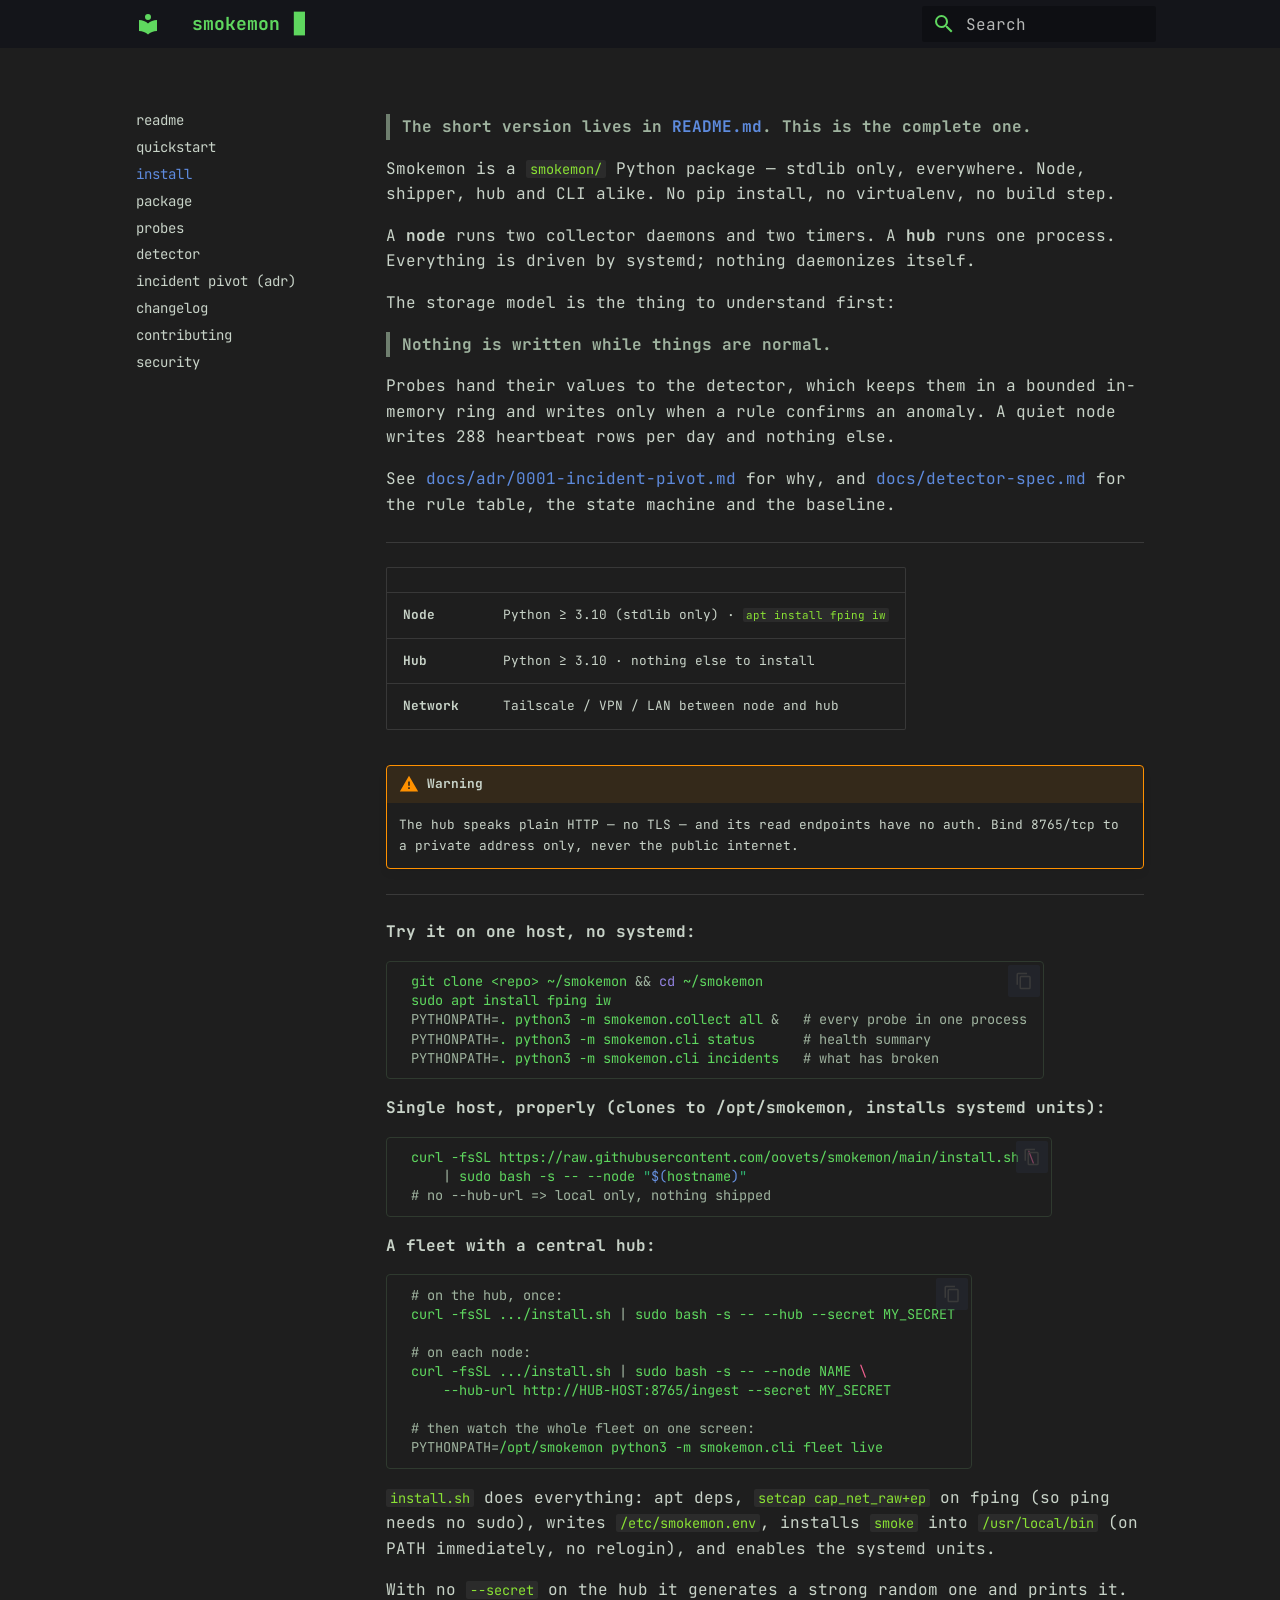
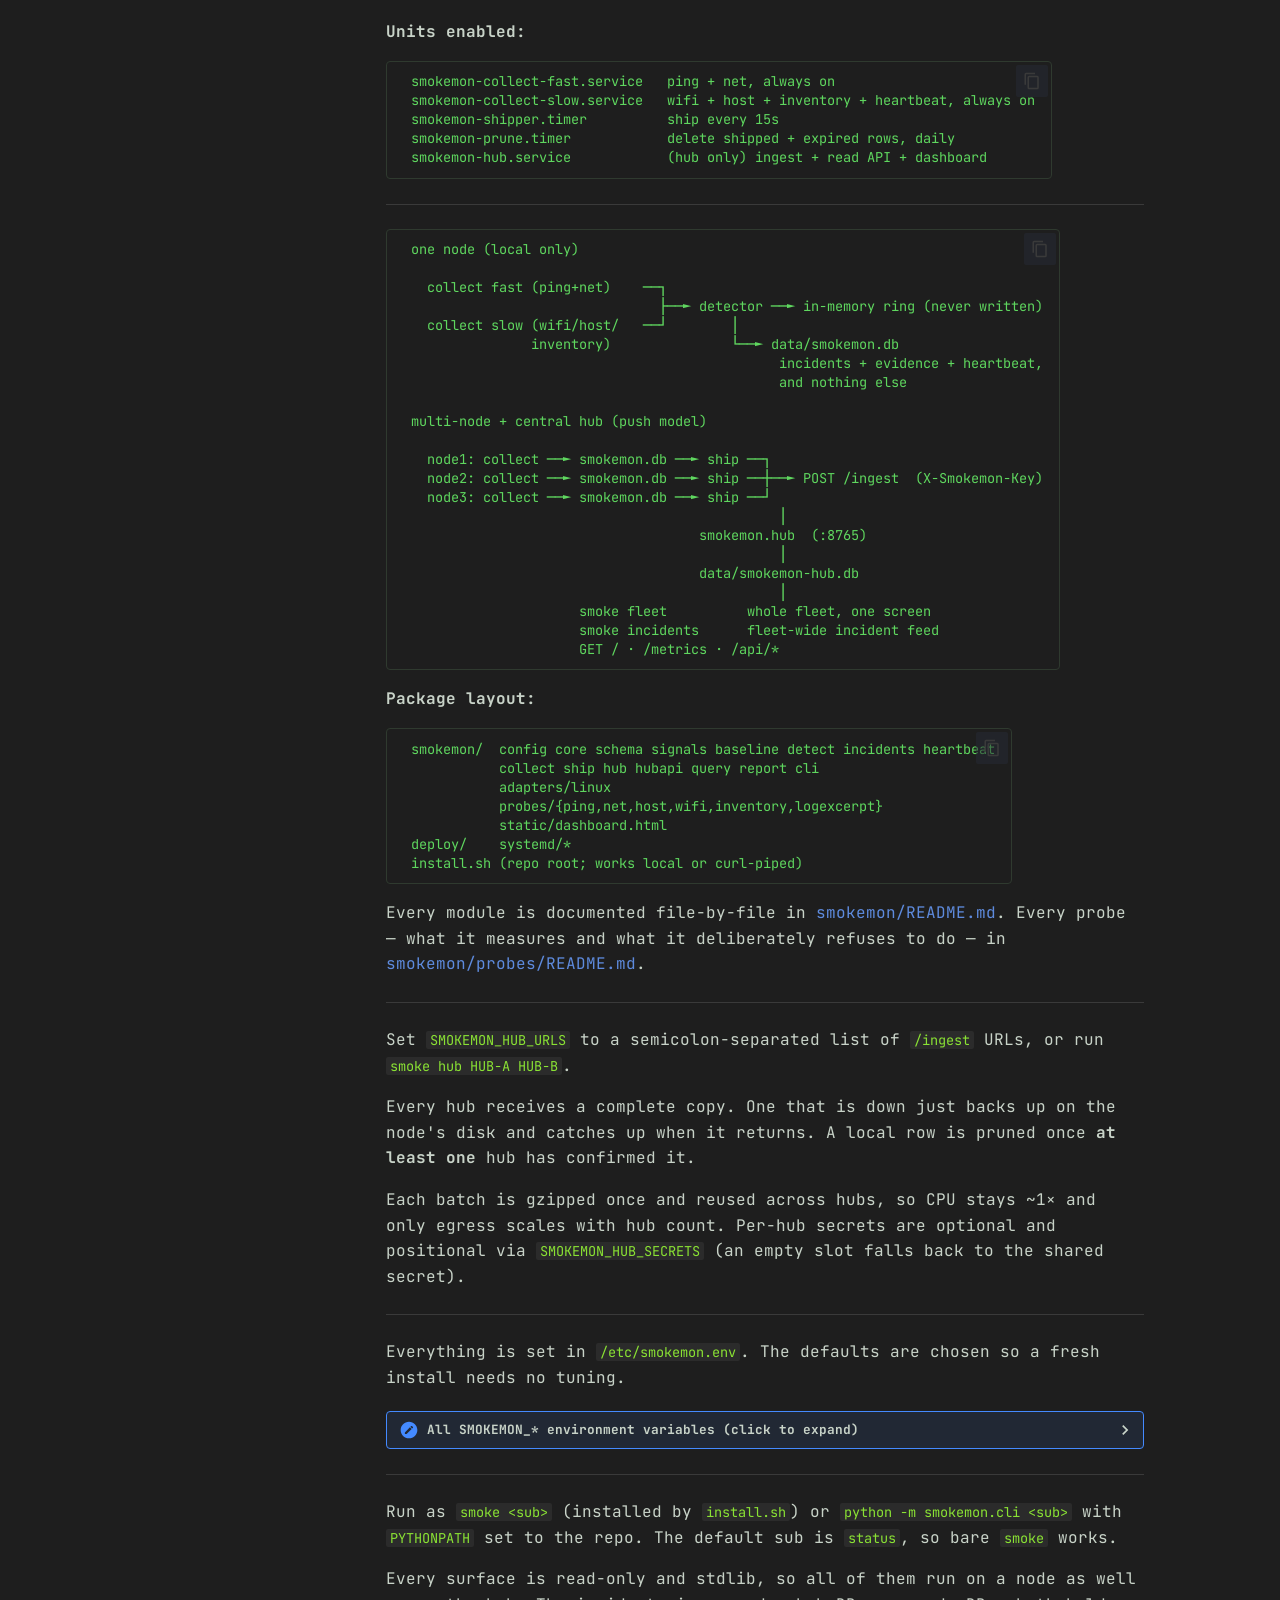
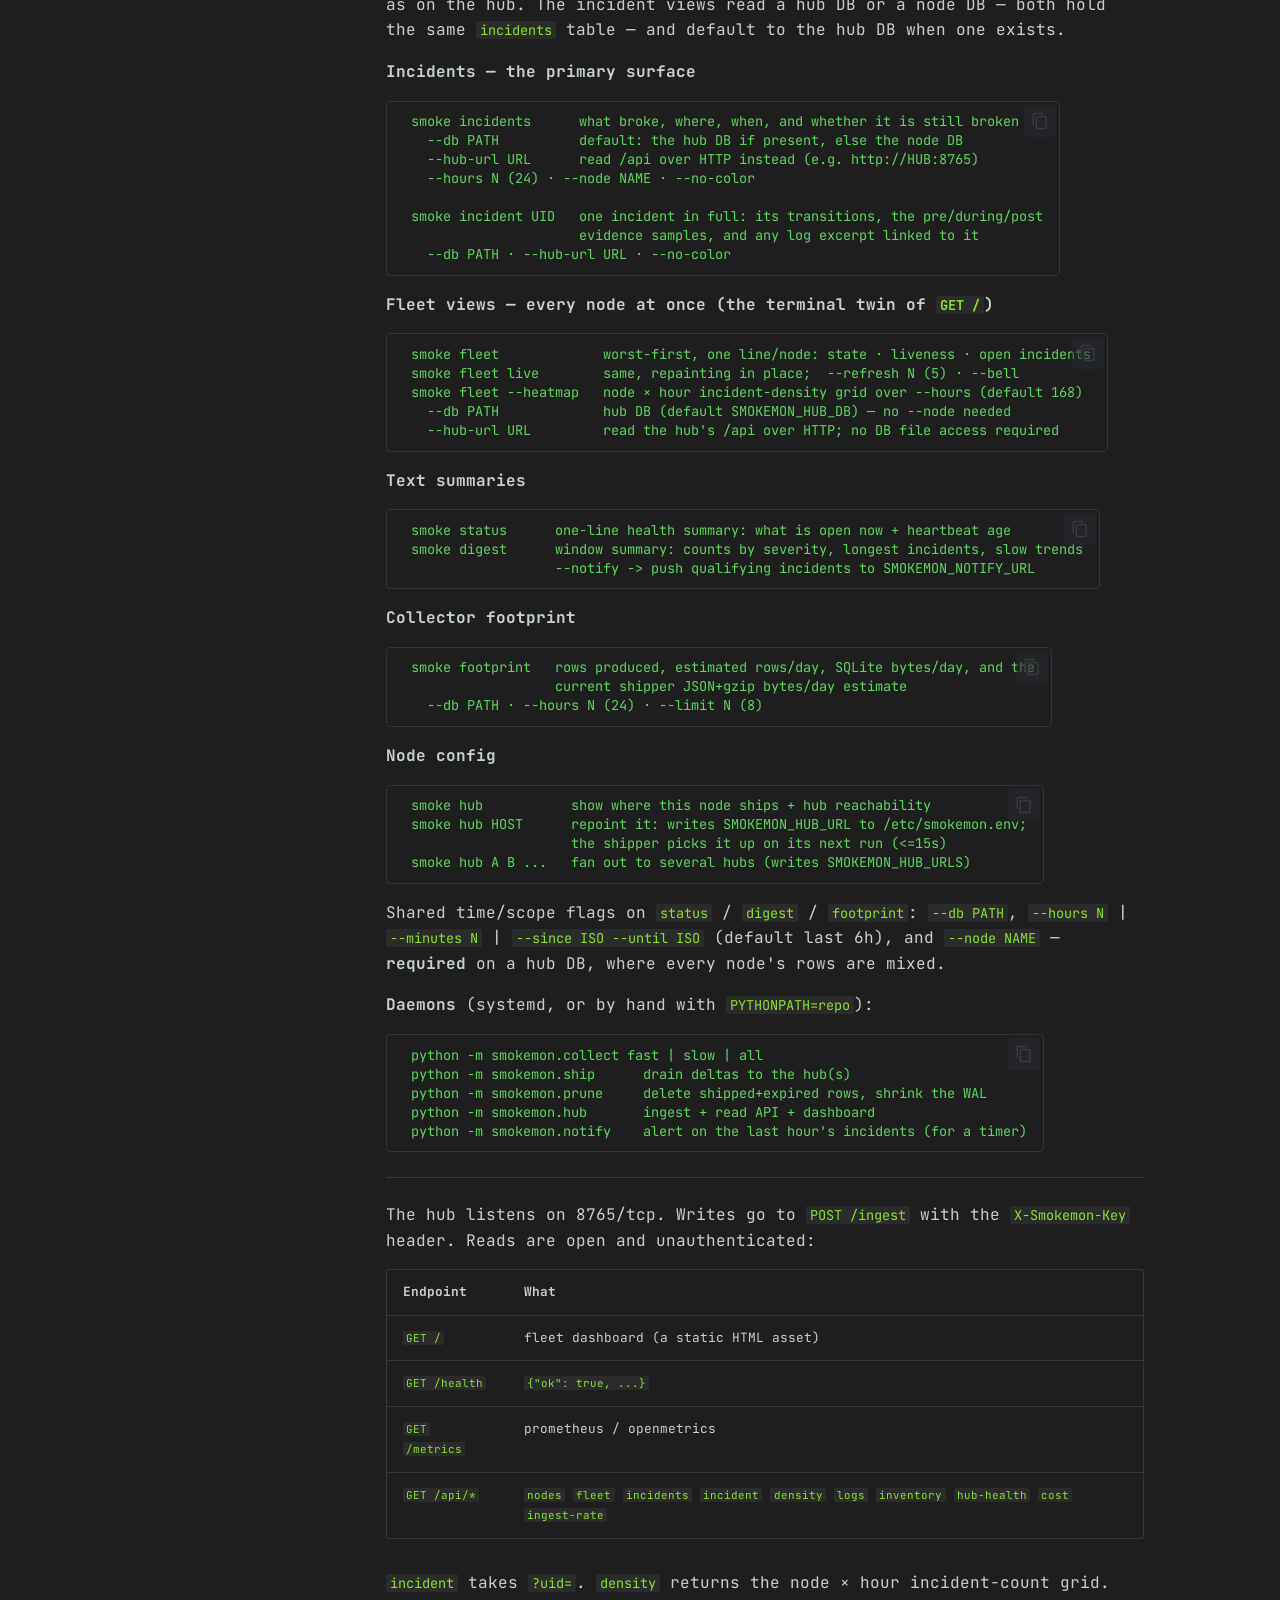
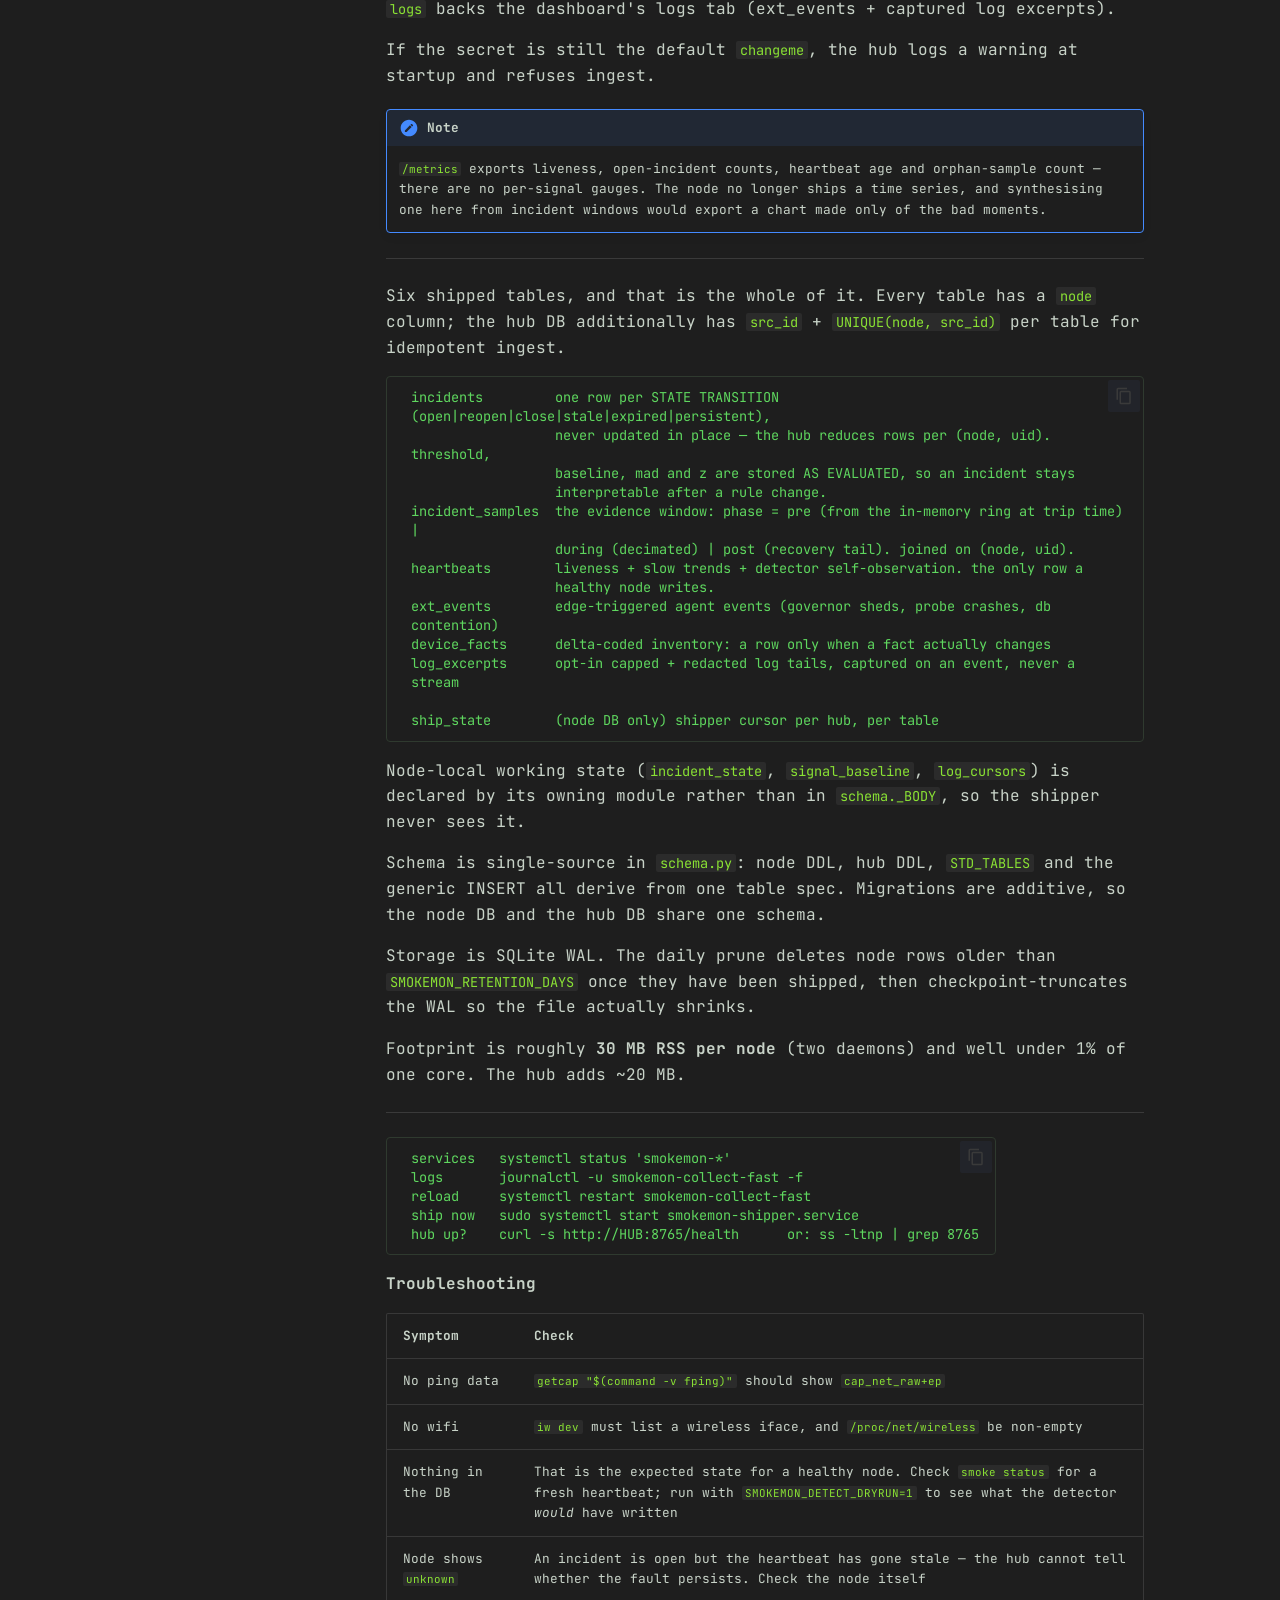
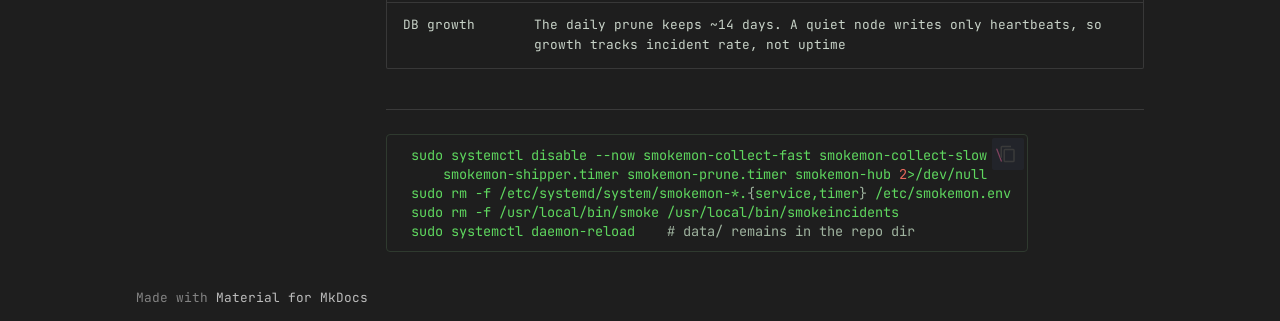
<file: INSTALL/index.html>
<!doctype html>
<html lang="en" class="no-js">
  <head>
    
      <meta charset="utf-8">
      <meta name="viewport" content="width=device-width,initial-scale=1">
      
        <meta name="description" content="incident-centric network + host monitoring for the edge — anomalies detected on-node, only incidents and their evidence stored, in stdlib python and ~30 mb of ram. no cloud, no dependencies, nothing to install but python.">
      
      
      
        <link rel="canonical" href="https://oovets.github.io/smokemon/INSTALL/">
      
      
        <link rel="prev" href="..">
      
      
        <link rel="next" href="../package/">
      
      
        
      
      
      <link rel="icon" href="../assets/images/favicon.png">
      <meta name="generator" content="mkdocs-1.6.1, mkdocs-material-9.7.7">
    
    
      
        <title>install - smokemon</title>
      
    
    
      <link rel="stylesheet" href="../assets/stylesheets/main.ec1eaa64.min.css">
      
        
        <link rel="stylesheet" href="../assets/stylesheets/palette.ab4e12ef.min.css">
      
      


    
    
      
    
    
      
        
        
        <link rel="preconnect" href="https://fonts.gstatic.com" crossorigin>
        <link rel="stylesheet" href="https://fonts.googleapis.com/css?family=JetBrains+Mono:300,300i,400,400i,700,700i%7CJetBrains+Mono:400,400i,700,700i&display=fallback">
        <style>:root{--md-text-font:"JetBrains Mono";--md-code-font:"JetBrains Mono"}</style>
      
    
    
      <link rel="stylesheet" href="../extra.css">
    
      <link rel="stylesheet" href="https://stevoo.net/theme.css">
    
      <link rel="stylesheet" href="https://api.mapbox.com/mapbox-gl-js/v3.9.0/mapbox-gl.css">
    
    <script>__md_scope=new URL("..",location),__md_hash=e=>[...e].reduce(((e,_)=>(e<<5)-e+_.charCodeAt(0)),0),__md_get=(e,_=localStorage,t=__md_scope)=>JSON.parse(_.getItem(t.pathname+"."+e)),__md_set=(e,_,t=localStorage,a=__md_scope)=>{try{t.setItem(a.pathname+"."+e,JSON.stringify(_))}catch(e){}}</script>
    
      

    
    
  </head>
  
  
    
    
    
    
    
    <body dir="ltr" data-md-color-scheme="slate" data-md-color-primary="black" data-md-color-accent="green">
  
    
    <input class="md-toggle" data-md-toggle="drawer" type="checkbox" id="__drawer" autocomplete="off">
    <input class="md-toggle" data-md-toggle="search" type="checkbox" id="__search" autocomplete="off">
    <label class="md-overlay" for="__drawer"></label>
    <div data-md-component="skip">
      
        
        <a href="#installing-smokemon" class="md-skip">
          Skip to content
        </a>
      
    </div>
    <div data-md-component="announce">
      
    </div>
    
    
      

  

<header class="md-header md-header--shadow" data-md-component="header">
  <nav class="md-header__inner md-grid" aria-label="Header">
    <a href="/" title="smokemon" class="md-header__button md-logo" aria-label="smokemon" data-md-component="logo">
      
  
  <svg xmlns="http://www.w3.org/2000/svg" viewBox="0 0 24 24"><path d="M12 8a3 3 0 0 0 3-3 3 3 0 0 0-3-3 3 3 0 0 0-3 3 3 3 0 0 0 3 3m0 3.54C9.64 9.35 6.5 8 3 8v11c3.5 0 6.64 1.35 9 3.54 2.36-2.19 5.5-3.54 9-3.54V8c-3.5 0-6.64 1.35-9 3.54"/></svg>

    </a>
    <label class="md-header__button md-icon" for="__drawer">
      
      <svg xmlns="http://www.w3.org/2000/svg" viewBox="0 0 24 24"><path d="M3 6h18v2H3zm0 5h18v2H3zm0 5h18v2H3z"/></svg>
    </label>
    <div class="md-header__title" data-md-component="header-title">
      <div class="md-header__ellipsis">
        <div class="md-header__topic">
          <span class="md-ellipsis">
            smokemon
          </span>
        </div>
        <div class="md-header__topic" data-md-component="header-topic">
          <span class="md-ellipsis">
            
              install
            
          </span>
        </div>
      </div>
    </div>
    
      
    
    
    
    
      
      
        <label class="md-header__button md-icon" for="__search">
          
          <svg xmlns="http://www.w3.org/2000/svg" viewBox="0 0 24 24"><path d="M9.5 3A6.5 6.5 0 0 1 16 9.5c0 1.61-.59 3.09-1.56 4.23l.27.27h.79l5 5-1.5 1.5-5-5v-.79l-.27-.27A6.52 6.52 0 0 1 9.5 16 6.5 6.5 0 0 1 3 9.5 6.5 6.5 0 0 1 9.5 3m0 2C7 5 5 7 5 9.5S7 14 9.5 14 14 12 14 9.5 12 5 9.5 5"/></svg>
        </label>
        <div class="md-search" data-md-component="search" role="dialog">
  <label class="md-search__overlay" for="__search"></label>
  <div class="md-search__inner" role="search">
    <form class="md-search__form" name="search">
      <input type="text" class="md-search__input" name="query" aria-label="Search" placeholder="Search" autocapitalize="off" autocorrect="off" autocomplete="off" spellcheck="false" data-md-component="search-query" required>
      <label class="md-search__icon md-icon" for="__search">
        
        <svg xmlns="http://www.w3.org/2000/svg" viewBox="0 0 24 24"><path d="M9.5 3A6.5 6.5 0 0 1 16 9.5c0 1.61-.59 3.09-1.56 4.23l.27.27h.79l5 5-1.5 1.5-5-5v-.79l-.27-.27A6.52 6.52 0 0 1 9.5 16 6.5 6.5 0 0 1 3 9.5 6.5 6.5 0 0 1 9.5 3m0 2C7 5 5 7 5 9.5S7 14 9.5 14 14 12 14 9.5 12 5 9.5 5"/></svg>
        
        <svg xmlns="http://www.w3.org/2000/svg" viewBox="0 0 24 24"><path d="M20 11v2H8l5.5 5.5-1.42 1.42L4.16 12l7.92-7.92L13.5 5.5 8 11z"/></svg>
      </label>
      <nav class="md-search__options" aria-label="Search">
        
        <button type="reset" class="md-search__icon md-icon" title="Clear" aria-label="Clear" tabindex="-1">
          
          <svg xmlns="http://www.w3.org/2000/svg" viewBox="0 0 24 24"><path d="M19 6.41 17.59 5 12 10.59 6.41 5 5 6.41 10.59 12 5 17.59 6.41 19 12 13.41 17.59 19 19 17.59 13.41 12z"/></svg>
        </button>
      </nav>
      
    </form>
    <div class="md-search__output">
      <div class="md-search__scrollwrap" tabindex="0" data-md-scrollfix>
        <div class="md-search-result" data-md-component="search-result">
          <div class="md-search-result__meta">
            Initializing search
          </div>
          <ol class="md-search-result__list" role="presentation"></ol>
        </div>
      </div>
    </div>
  </div>
</div>
      
    
    
  </nav>
  
</header>
    
    <div class="md-container" data-md-component="container">
      
      
        
          
        
      
      <main class="md-main" data-md-component="main">
        <div class="md-main__inner md-grid">
          
            
              
              <div class="md-sidebar md-sidebar--primary" data-md-component="sidebar" data-md-type="navigation" >
                <div class="md-sidebar__scrollwrap">
                  <div class="md-sidebar__inner">
                    



  

<nav class="md-nav md-nav--primary md-nav--integrated" aria-label="Navigation" data-md-level="0">
  <label class="md-nav__title" for="__drawer">
    <a href="/" title="smokemon" class="md-nav__button md-logo" aria-label="smokemon" data-md-component="logo">
      
  
  <svg xmlns="http://www.w3.org/2000/svg" viewBox="0 0 24 24"><path d="M12 8a3 3 0 0 0 3-3 3 3 0 0 0-3-3 3 3 0 0 0-3 3 3 3 0 0 0 3 3m0 3.54C9.64 9.35 6.5 8 3 8v11c3.5 0 6.64 1.35 9 3.54 2.36-2.19 5.5-3.54 9-3.54V8c-3.5 0-6.64 1.35-9 3.54"/></svg>

    </a>
    smokemon
  </label>
  
  <ul class="md-nav__list" data-md-scrollfix>
    
      
      
  
  
  
  
    <li class="md-nav__item">
      <a href=".." class="md-nav__link">
        
  
  
  <span class="md-ellipsis">
    
  
    readme
  

    
  </span>
  
  

      </a>
    </li>
  

    
      
      
  
  
  
  
    <li class="md-nav__item">
      <a href="../QUICKSTART.md" class="md-nav__link">
        
  
  
  <span class="md-ellipsis">
    
  
    quickstart
  

    
  </span>
  
  

      </a>
    </li>
  

    
      
      
  
  
    
  
  
  
    <li class="md-nav__item md-nav__item--active">
      
      <input class="md-nav__toggle md-toggle" type="checkbox" id="__toc">
      
      
        
      
      
      <a href="./" class="md-nav__link md-nav__link--active">
        
  
  
  <span class="md-ellipsis">
    
  
    install
  

    
  </span>
  
  

      </a>
      
    </li>
  

    
      
      
  
  
  
  
    <li class="md-nav__item">
      <a href="../package/" class="md-nav__link">
        
  
  
  <span class="md-ellipsis">
    
  
    package
  

    
  </span>
  
  

      </a>
    </li>
  

    
      
      
  
  
  
  
    <li class="md-nav__item">
      <a href="../probes/" class="md-nav__link">
        
  
  
  <span class="md-ellipsis">
    
  
    probes
  

    
  </span>
  
  

      </a>
    </li>
  

    
      
      
  
  
  
  
    <li class="md-nav__item">
      <a href="../detector-spec/" class="md-nav__link">
        
  
  
  <span class="md-ellipsis">
    
  
    detector
  

    
  </span>
  
  

      </a>
    </li>
  

    
      
      
  
  
  
  
    <li class="md-nav__item">
      <a href="../adr/0001-incident-pivot/" class="md-nav__link">
        
  
  
  <span class="md-ellipsis">
    
  
    incident pivot (adr)
  

    
  </span>
  
  

      </a>
    </li>
  

    
      
      
  
  
  
  
    <li class="md-nav__item">
      <a href="../CHANGELOG.md" class="md-nav__link">
        
  
  
  <span class="md-ellipsis">
    
  
    changelog
  

    
  </span>
  
  

      </a>
    </li>
  

    
      
      
  
  
  
  
    <li class="md-nav__item">
      <a href="../CONTRIBUTING/" class="md-nav__link">
        
  
  
  <span class="md-ellipsis">
    
  
    contributing
  

    
  </span>
  
  

      </a>
    </li>
  

    
      
      
  
  
  
  
    <li class="md-nav__item">
      <a href="../SECURITY/" class="md-nav__link">
        
  
  
  <span class="md-ellipsis">
    
  
    security
  

    
  </span>
  
  

      </a>
    </li>
  

    
  </ul>
</nav>
                  </div>
                </div>
              </div>
            
            
          
          
            <div class="md-content" data-md-component="content">
              
              <article class="md-content__inner md-typeset">
                
                  



<h1 id="installing-smokemon">Installing Smokemon<a class="headerlink" href="#installing-smokemon" title="Permanent link">&para;</a></h1>
<blockquote>
<p><strong>The short version lives in <a href="../">README.md</a>. This is the complete one.</strong></p>
</blockquote>
<p>Smokemon is a <code>smokemon/</code> Python package — stdlib only, everywhere. Node, shipper, hub and CLI alike. No pip install, no virtualenv, no build step.</p>
<p>A <strong>node</strong> runs two collector daemons and two timers. A <strong>hub</strong> runs one process. Everything is driven by systemd; nothing daemonizes itself.</p>
<p>The storage model is the thing to understand first:</p>
<blockquote>
<p><strong>Nothing is written while things are normal.</strong></p>
</blockquote>
<p>Probes hand their values to the detector, which keeps them in a bounded in-memory ring and writes only when a rule confirms an anomaly. A quiet node writes 288 heartbeat rows per day and nothing else.</p>
<p>See <a href="../adr/0001-incident-pivot/">docs/adr/0001-incident-pivot.md</a> for why, and <a href="../detector-spec/">docs/detector-spec.md</a> for the rule table, the state machine and the baseline.</p>
<hr />
<h1 id="requirements">Requirements<a class="headerlink" href="#requirements" title="Permanent link">&para;</a></h1>
<table>
<thead>
<tr>
<th></th>
<th></th>
</tr>
</thead>
<tbody>
<tr>
<td><strong>Node</strong></td>
<td>Python ≥ 3.10 (stdlib only) · <code>apt install fping iw</code></td>
</tr>
<tr>
<td><strong>Hub</strong></td>
<td>Python ≥ 3.10 · nothing else to install</td>
</tr>
<tr>
<td><strong>Network</strong></td>
<td>Tailscale / VPN / LAN between node and hub</td>
</tr>
</tbody>
</table>
<div class="admonition warning">
<p class="admonition-title">Warning</p>
<p>The hub speaks plain HTTP — no TLS — and its read endpoints have no auth. Bind 8765/tcp to a private address only, never the public internet.</p>
</div>
<hr />
<h1 id="install">Install<a class="headerlink" href="#install" title="Permanent link">&para;</a></h1>
<p><strong>Try it on one host, no systemd:</strong></p>
<div class="highlight"><pre><span></span><code><a id="__codelineno-0-1" name="__codelineno-0-1" href="#__codelineno-0-1"></a>git<span class="w"> </span>clone<span class="w"> </span>&lt;repo&gt;<span class="w"> </span>~/smokemon<span class="w"> </span><span class="o">&amp;&amp;</span><span class="w"> </span><span class="nb">cd</span><span class="w"> </span>~/smokemon
<a id="__codelineno-0-2" name="__codelineno-0-2" href="#__codelineno-0-2"></a>sudo<span class="w"> </span>apt<span class="w"> </span>install<span class="w"> </span>fping<span class="w"> </span>iw
<a id="__codelineno-0-3" name="__codelineno-0-3" href="#__codelineno-0-3"></a><span class="nv">PYTHONPATH</span><span class="o">=</span>.<span class="w"> </span>python3<span class="w"> </span>-m<span class="w"> </span>smokemon.collect<span class="w"> </span>all<span class="w"> </span><span class="p">&amp;</span><span class="w">   </span><span class="c1"># every probe in one process</span>
<a id="__codelineno-0-4" name="__codelineno-0-4" href="#__codelineno-0-4"></a><span class="nv">PYTHONPATH</span><span class="o">=</span>.<span class="w"> </span>python3<span class="w"> </span>-m<span class="w"> </span>smokemon.cli<span class="w"> </span>status<span class="w">      </span><span class="c1"># health summary</span>
<a id="__codelineno-0-5" name="__codelineno-0-5" href="#__codelineno-0-5"></a><span class="nv">PYTHONPATH</span><span class="o">=</span>.<span class="w"> </span>python3<span class="w"> </span>-m<span class="w"> </span>smokemon.cli<span class="w"> </span>incidents<span class="w">   </span><span class="c1"># what has broken</span>
</code></pre></div>
<p><strong>Single host, properly (clones to /opt/smokemon, installs systemd units):</strong></p>
<div class="highlight"><pre><span></span><code><a id="__codelineno-1-1" name="__codelineno-1-1" href="#__codelineno-1-1"></a>curl<span class="w"> </span>-fsSL<span class="w"> </span>https://raw.githubusercontent.com/oovets/smokemon/main/install.sh<span class="w"> </span><span class="se">\</span>
<a id="__codelineno-1-2" name="__codelineno-1-2" href="#__codelineno-1-2"></a><span class="w">    </span><span class="p">|</span><span class="w"> </span>sudo<span class="w"> </span>bash<span class="w"> </span>-s<span class="w"> </span>--<span class="w"> </span>--node<span class="w"> </span><span class="s2">&quot;</span><span class="k">$(</span>hostname<span class="k">)</span><span class="s2">&quot;</span>
<a id="__codelineno-1-3" name="__codelineno-1-3" href="#__codelineno-1-3"></a><span class="c1"># no --hub-url =&gt; local only, nothing shipped</span>
</code></pre></div>
<p><strong>A fleet with a central hub:</strong></p>
<div class="highlight"><pre><span></span><code><a id="__codelineno-2-1" name="__codelineno-2-1" href="#__codelineno-2-1"></a><span class="c1"># on the hub, once:</span>
<a id="__codelineno-2-2" name="__codelineno-2-2" href="#__codelineno-2-2"></a>curl<span class="w"> </span>-fsSL<span class="w"> </span>.../install.sh<span class="w"> </span><span class="p">|</span><span class="w"> </span>sudo<span class="w"> </span>bash<span class="w"> </span>-s<span class="w"> </span>--<span class="w"> </span>--hub<span class="w"> </span>--secret<span class="w"> </span>MY_SECRET
<a id="__codelineno-2-3" name="__codelineno-2-3" href="#__codelineno-2-3"></a>
<a id="__codelineno-2-4" name="__codelineno-2-4" href="#__codelineno-2-4"></a><span class="c1"># on each node:</span>
<a id="__codelineno-2-5" name="__codelineno-2-5" href="#__codelineno-2-5"></a>curl<span class="w"> </span>-fsSL<span class="w"> </span>.../install.sh<span class="w"> </span><span class="p">|</span><span class="w"> </span>sudo<span class="w"> </span>bash<span class="w"> </span>-s<span class="w"> </span>--<span class="w"> </span>--node<span class="w"> </span>NAME<span class="w"> </span><span class="se">\</span>
<a id="__codelineno-2-6" name="__codelineno-2-6" href="#__codelineno-2-6"></a><span class="w">    </span>--hub-url<span class="w"> </span>http://HUB-HOST:8765/ingest<span class="w"> </span>--secret<span class="w"> </span>MY_SECRET
<a id="__codelineno-2-7" name="__codelineno-2-7" href="#__codelineno-2-7"></a>
<a id="__codelineno-2-8" name="__codelineno-2-8" href="#__codelineno-2-8"></a><span class="c1"># then watch the whole fleet on one screen:</span>
<a id="__codelineno-2-9" name="__codelineno-2-9" href="#__codelineno-2-9"></a><span class="nv">PYTHONPATH</span><span class="o">=</span>/opt/smokemon<span class="w"> </span>python3<span class="w"> </span>-m<span class="w"> </span>smokemon.cli<span class="w"> </span>fleet<span class="w"> </span>live
</code></pre></div>
<p><code>install.sh</code> does everything: apt deps, <code>setcap cap_net_raw+ep</code> on fping (so ping needs no sudo), writes <code>/etc/smokemon.env</code>, installs <code>smoke</code> into <code>/usr/local/bin</code> (on PATH immediately, no relogin), and enables the systemd units.</p>
<p>With no <code>--secret</code> on the hub it generates a strong random one and prints it.</p>
<p><strong>Units enabled:</strong></p>
<div class="highlight"><pre><span></span><code><a id="__codelineno-3-1" name="__codelineno-3-1" href="#__codelineno-3-1"></a>smokemon-collect-fast.service   ping + net, always on
<a id="__codelineno-3-2" name="__codelineno-3-2" href="#__codelineno-3-2"></a>smokemon-collect-slow.service   wifi + host + inventory + heartbeat, always on
<a id="__codelineno-3-3" name="__codelineno-3-3" href="#__codelineno-3-3"></a>smokemon-shipper.timer          ship every 15s
<a id="__codelineno-3-4" name="__codelineno-3-4" href="#__codelineno-3-4"></a>smokemon-prune.timer            delete shipped + expired rows, daily
<a id="__codelineno-3-5" name="__codelineno-3-5" href="#__codelineno-3-5"></a>smokemon-hub.service            (hub only) ingest + read API + dashboard
</code></pre></div>
<hr />
<h1 id="how-it-fits-together">How it fits together<a class="headerlink" href="#how-it-fits-together" title="Permanent link">&para;</a></h1>
<div class="highlight"><pre><span></span><code><a id="__codelineno-4-1" name="__codelineno-4-1" href="#__codelineno-4-1"></a>one node (local only)
<a id="__codelineno-4-2" name="__codelineno-4-2" href="#__codelineno-4-2"></a>
<a id="__codelineno-4-3" name="__codelineno-4-3" href="#__codelineno-4-3"></a>  collect fast (ping+net)    ──┐
<a id="__codelineno-4-4" name="__codelineno-4-4" href="#__codelineno-4-4"></a>                               ├──► detector ──► in-memory ring (never written)
<a id="__codelineno-4-5" name="__codelineno-4-5" href="#__codelineno-4-5"></a>  collect slow (wifi/host/   ──┘        │
<a id="__codelineno-4-6" name="__codelineno-4-6" href="#__codelineno-4-6"></a>               inventory)               └──► data/smokemon.db
<a id="__codelineno-4-7" name="__codelineno-4-7" href="#__codelineno-4-7"></a>                                              incidents + evidence + heartbeat,
<a id="__codelineno-4-8" name="__codelineno-4-8" href="#__codelineno-4-8"></a>                                              and nothing else
<a id="__codelineno-4-9" name="__codelineno-4-9" href="#__codelineno-4-9"></a>
<a id="__codelineno-4-10" name="__codelineno-4-10" href="#__codelineno-4-10"></a>multi-node + central hub (push model)
<a id="__codelineno-4-11" name="__codelineno-4-11" href="#__codelineno-4-11"></a>
<a id="__codelineno-4-12" name="__codelineno-4-12" href="#__codelineno-4-12"></a>  node1: collect ──► smokemon.db ──► ship ──┐
<a id="__codelineno-4-13" name="__codelineno-4-13" href="#__codelineno-4-13"></a>  node2: collect ──► smokemon.db ──► ship ──┼──► POST /ingest  (X-Smokemon-Key)
<a id="__codelineno-4-14" name="__codelineno-4-14" href="#__codelineno-4-14"></a>  node3: collect ──► smokemon.db ──► ship ──┘
<a id="__codelineno-4-15" name="__codelineno-4-15" href="#__codelineno-4-15"></a>                                              │
<a id="__codelineno-4-16" name="__codelineno-4-16" href="#__codelineno-4-16"></a>                                    smokemon.hub  (:8765)
<a id="__codelineno-4-17" name="__codelineno-4-17" href="#__codelineno-4-17"></a>                                              │
<a id="__codelineno-4-18" name="__codelineno-4-18" href="#__codelineno-4-18"></a>                                    data/smokemon-hub.db
<a id="__codelineno-4-19" name="__codelineno-4-19" href="#__codelineno-4-19"></a>                                              │
<a id="__codelineno-4-20" name="__codelineno-4-20" href="#__codelineno-4-20"></a>                     smoke fleet          whole fleet, one screen
<a id="__codelineno-4-21" name="__codelineno-4-21" href="#__codelineno-4-21"></a>                     smoke incidents      fleet-wide incident feed
<a id="__codelineno-4-22" name="__codelineno-4-22" href="#__codelineno-4-22"></a>                     GET / · /metrics · /api/*
</code></pre></div>
<p><strong>Package layout:</strong></p>
<div class="highlight"><pre><span></span><code><a id="__codelineno-5-1" name="__codelineno-5-1" href="#__codelineno-5-1"></a>smokemon/  config core schema signals baseline detect incidents heartbeat
<a id="__codelineno-5-2" name="__codelineno-5-2" href="#__codelineno-5-2"></a>           collect ship hub hubapi query report cli
<a id="__codelineno-5-3" name="__codelineno-5-3" href="#__codelineno-5-3"></a>           adapters/linux
<a id="__codelineno-5-4" name="__codelineno-5-4" href="#__codelineno-5-4"></a>           probes/{ping,net,host,wifi,inventory,logexcerpt}
<a id="__codelineno-5-5" name="__codelineno-5-5" href="#__codelineno-5-5"></a>           static/dashboard.html
<a id="__codelineno-5-6" name="__codelineno-5-6" href="#__codelineno-5-6"></a>deploy/    systemd/*
<a id="__codelineno-5-7" name="__codelineno-5-7" href="#__codelineno-5-7"></a>install.sh (repo root; works local or curl-piped)
</code></pre></div>
<p>Every module is documented file-by-file in <a href="../package/">smokemon/README.md</a>. Every probe — what it measures and what it deliberately refuses to do — in <a href="../probes/">smokemon/probes/README.md</a>.</p>
<hr />
<h1 id="fan-out-to-several-hubs">Fan-out to several hubs<a class="headerlink" href="#fan-out-to-several-hubs" title="Permanent link">&para;</a></h1>
<p>Set <code>SMOKEMON_HUB_URLS</code> to a semicolon-separated list of <code>/ingest</code> URLs, or run <code>smoke hub HUB-A HUB-B</code>.</p>
<p>Every hub receives a complete copy. One that is down just backs up on the node's disk and catches up when it returns. A local row is pruned once <strong>at least one</strong> hub has confirmed it.</p>
<p>Each batch is gzipped once and reused across hubs, so CPU stays ~1× and only egress scales with hub count. Per-hub secrets are optional and positional via <code>SMOKEMON_HUB_SECRETS</code> (an empty slot falls back to the shared secret).</p>
<hr />
<h1 id="configuration">Configuration<a class="headerlink" href="#configuration" title="Permanent link">&para;</a></h1>
<p>Everything is set in <code>/etc/smokemon.env</code>. The defaults are chosen so a fresh install needs no tuning.</p>
<details>
<summary><b>All SMOKEMON_* environment variables</b> (click to expand)</summary>
<div class="highlight"><pre><span></span><code><a id="__codelineno-6-1" name="__codelineno-6-1" href="#__codelineno-6-1"></a>general
<a id="__codelineno-6-2" name="__codelineno-6-2" href="#__codelineno-6-2"></a>  SMOKEMON_DB              local SQLite DB        (default &lt;home&gt;/smokemon/data/smokemon.db)
<a id="__codelineno-6-3" name="__codelineno-6-3" href="#__codelineno-6-3"></a>  SMOKEMON_NODE            node name              (default hostname)
<a id="__codelineno-6-4" name="__codelineno-6-4" href="#__codelineno-6-4"></a>  SMOKEMON_ENV_FILE        config file `smoke hub` reads/writes (default /etc/smokemon.env)
<a id="__codelineno-6-5" name="__codelineno-6-5" href="#__codelineno-6-5"></a>
<a id="__codelineno-6-6" name="__codelineno-6-6" href="#__codelineno-6-6"></a>ping + net (collect fast)
<a id="__codelineno-6-7" name="__codelineno-6-7" href="#__codelineno-6-7"></a>  SMOKEMON_TARGETS         comma-sep ping targets (default 1.1.1.1,gw). the token gw
<a id="__codelineno-6-8" name="__codelineno-6-8" href="#__codelineno-6-8"></a>                           (or gateway/auto) auto-detects this node&#39;s default gateway, so a
<a id="__codelineno-6-9" name="__codelineno-6-9" href="#__codelineno-6-9"></a>                           fresh install needs no per-site LAN address; drop it if undetected.
<a id="__codelineno-6-10" name="__codelineno-6-10" href="#__codelineno-6-10"></a>  SMOKEMON_INTERVAL        seconds/cycle          (default 10)
<a id="__codelineno-6-11" name="__codelineno-6-11" href="#__codelineno-6-11"></a>  SMOKEMON_COUNT           pings/cycle/target     (default 20)
<a id="__codelineno-6-12" name="__codelineno-6-12" href="#__codelineno-6-12"></a>  SMOKEMON_PERIOD          ms between pings       (default 50)
<a id="__codelineno-6-13" name="__codelineno-6-13" href="#__codelineno-6-13"></a>  SMOKEMON_FPING           fping path             (fallback: PATH lookup)
<a id="__codelineno-6-14" name="__codelineno-6-14" href="#__codelineno-6-14"></a>
<a id="__codelineno-6-15" name="__codelineno-6-15" href="#__codelineno-6-15"></a>wifi + host (collect slow)
<a id="__codelineno-6-16" name="__codelineno-6-16" href="#__codelineno-6-16"></a>  SMOKEMON_PROBE_INTERVAL  seconds/cycle          (default 60)
<a id="__codelineno-6-17" name="__codelineno-6-17" href="#__codelineno-6-17"></a>  SMOKEMON_WIFI            1/0 enable WiFi probe  (default 1)
<a id="__codelineno-6-18" name="__codelineno-6-18" href="#__codelineno-6-18"></a>  SMOKEMON_HOST_INTERVAL   seconds/sample         (default 30)
<a id="__codelineno-6-19" name="__codelineno-6-19" href="#__codelineno-6-19"></a>  SMOKEMON_THROTTLE_TEMP   degC throttle ceiling; detect.RULES derives host.temp&#39;s trip/clear
<a id="__codelineno-6-20" name="__codelineno-6-20" href="#__codelineno-6-20"></a>                           from it, so a different SoC moves both by moving this one number
<a id="__codelineno-6-21" name="__codelineno-6-21" href="#__codelineno-6-21"></a>                           (default 80)
<a id="__codelineno-6-22" name="__codelineno-6-22" href="#__codelineno-6-22"></a>
<a id="__codelineno-6-23" name="__codelineno-6-23" href="#__codelineno-6-23"></a>detection — signal registry, baseline, rules and incidents
<a id="__codelineno-6-24" name="__codelineno-6-24" href="#__codelineno-6-24"></a>  ** every var below is specified in full in docs/detector-spec.md — defaults only here **
<a id="__codelineno-6-25" name="__codelineno-6-25" href="#__codelineno-6-25"></a>  SMOKEMON_SIGNAL_MAX      max distinct signals held in memory            (default 48)
<a id="__codelineno-6-26" name="__codelineno-6-26" href="#__codelineno-6-26"></a>  SMOKEMON_SIGNAL_RING     samples kept per signal                        (default 64)
<a id="__codelineno-6-27" name="__codelineno-6-27" href="#__codelineno-6-27"></a>  SMOKEMON_SIGNAL_STALE_S  silent-signal timeout -&gt; incident closed stale (default 600)
<a id="__codelineno-6-28" name="__codelineno-6-28" href="#__codelineno-6-28"></a>  SMOKEMON_BASELINE_TAU_S  EWMA decay, wall-clock seconds                 (default 86400)
<a id="__codelineno-6-29" name="__codelineno-6-29" href="#__codelineno-6-29"></a>  SMOKEMON_BASELINE_GATE_Z winsorising threshold                          (default 4.0)
<a id="__codelineno-6-30" name="__codelineno-6-30" href="#__codelineno-6-30"></a>  SMOKEMON_BASELINE_MAX_N  warmup counter saturation                      (default 100000)
<a id="__codelineno-6-31" name="__codelineno-6-31" href="#__codelineno-6-31"></a>  SMOKEMON_BASELINE_FLUSH_S  seconds between baseline flushes to disk     (default 900)
<a id="__codelineno-6-32" name="__codelineno-6-32" href="#__codelineno-6-32"></a>  SMOKEMON_RULES           sparse per-field rule overrides; example:
<a id="__codelineno-6-33" name="__codelineno-6-33" href="#__codelineno-6-33"></a>                             SMOKEMON_RULES=&#39;ping.loss:trip=15,for_s=30;host.temp:trip=75&#39;
<a id="__codelineno-6-34" name="__codelineno-6-34" href="#__codelineno-6-34"></a>  SMOKEMON_INCIDENT_PRE    pre-incident evidence samples kept             (default 6)
<a id="__codelineno-6-35" name="__codelineno-6-35" href="#__codelineno-6-35"></a>  SMOKEMON_INCIDENT_POST   recovery-tail samples kept                     (default 3)
<a id="__codelineno-6-36" name="__codelineno-6-36" href="#__codelineno-6-36"></a>  SMOKEMON_INCIDENT_DURING_MAX       max mid-incident samples             (default 24)
<a id="__codelineno-6-37" name="__codelineno-6-37" href="#__codelineno-6-37"></a>  SMOKEMON_INCIDENT_DURING_HEAD      samples at native cadence first      (default 6)
<a id="__codelineno-6-38" name="__codelineno-6-38" href="#__codelineno-6-38"></a>  SMOKEMON_INCIDENT_DURING_STEP0     first back-off step, seconds         (default 60)
<a id="__codelineno-6-39" name="__codelineno-6-39" href="#__codelineno-6-39"></a>  SMOKEMON_INCIDENT_DURING_GROWTH    back-off growth factor               (default 2.0)
<a id="__codelineno-6-40" name="__codelineno-6-40" href="#__codelineno-6-40"></a>  SMOKEMON_INCIDENT_DURING_STEP_MAX  back-off ceiling, seconds            (default 3600)
<a id="__codelineno-6-41" name="__codelineno-6-41" href="#__codelineno-6-41"></a>  SMOKEMON_INCIDENT_MAX_OPEN         concurrent incidents kept in full    (default 16)
<a id="__codelineno-6-42" name="__codelineno-6-42" href="#__codelineno-6-42"></a>  SMOKEMON_INCIDENT_MAX_OPEN_S       force-close an incident this old     (default 86400)
<a id="__codelineno-6-43" name="__codelineno-6-43" href="#__codelineno-6-43"></a>  SMOKEMON_INCIDENT_REOPEN_WINDOW_S  re-trip continues the same uid       (default 900)
<a id="__codelineno-6-44" name="__codelineno-6-44" href="#__codelineno-6-44"></a>  SMOKEMON_DETECT_DRYRUN   1 = detect for real but LOG instead of writing (default 0).
<a id="__codelineno-6-45" name="__codelineno-6-45" href="#__codelineno-6-45"></a>                           nothing reaches disk, so it is safe to leave on; use it to learn
<a id="__codelineno-6-46" name="__codelineno-6-46" href="#__codelineno-6-46"></a>                           a node&#39;s real incident rate before committing to thresholds.
<a id="__codelineno-6-47" name="__codelineno-6-47" href="#__codelineno-6-47"></a>  SMOKEMON_HEARTBEAT_INTERVAL  seconds/row (default 300 -&gt; 288 rows/day)
<a id="__codelineno-6-48" name="__codelineno-6-48" href="#__codelineno-6-48"></a>
<a id="__codelineno-6-49" name="__codelineno-6-49" href="#__codelineno-6-49"></a>alerting
<a id="__codelineno-6-50" name="__codelineno-6-50" href="#__codelineno-6-50"></a>  SMOKEMON_NOTIFY_URL      ntfy / slack / discord / webhook URL (unset -&gt; no alerts)
<a id="__codelineno-6-51" name="__codelineno-6-51" href="#__codelineno-6-51"></a>  SMOKEMON_NOTIFY_KIND     ntfy|slack|discord|generic (&quot;&quot; = auto-detect from host)
<a id="__codelineno-6-52" name="__codelineno-6-52" href="#__codelineno-6-52"></a>  SMOKEMON_NOTIFY_MIN_SEVERITY  min incident severity to alert on (1-3, default 2)
<a id="__codelineno-6-53" name="__codelineno-6-53" href="#__codelineno-6-53"></a>
<a id="__codelineno-6-54" name="__codelineno-6-54" href="#__codelineno-6-54"></a>ship (push -&gt; hub)   (repoint a node any time with `smoke hub NEW-HUB`)
<a id="__codelineno-6-55" name="__codelineno-6-55" href="#__codelineno-6-55"></a>  SMOKEMON_HUB_URL         hub /ingest URL        (unset -&gt; ship no-ops)
<a id="__codelineno-6-56" name="__codelineno-6-56" href="#__codelineno-6-56"></a>  SMOKEMON_HUB_URLS        ; separated list of /ingest URLs for fan-out (supersedes HUB_URL)
<a id="__codelineno-6-57" name="__codelineno-6-57" href="#__codelineno-6-57"></a>  SMOKEMON_HUB_SECRET      shared secret          (default changeme - CHANGE)
<a id="__codelineno-6-58" name="__codelineno-6-58" href="#__codelineno-6-58"></a>  SMOKEMON_HUB_SECRETS     ; separated per-hub secrets, positional; empty slot = HUB_SECRET
<a id="__codelineno-6-59" name="__codelineno-6-59" href="#__codelineno-6-59"></a>  SMOKEMON_HUB_INSECURE    1 = allow plain-HTTP shipping to a non-loopback host (default 0:
<a id="__codelineno-6-60" name="__codelineno-6-60" href="#__codelineno-6-60"></a>                           the shipper refuses unless the URL is https or the host is loopback,
<a id="__codelineno-6-61" name="__codelineno-6-61" href="#__codelineno-6-61"></a>                           so the secret never crosses the wire in clear — set 1 on a trusted
<a id="__codelineno-6-62" name="__codelineno-6-62" href="#__codelineno-6-62"></a>                           LAN/VPN where the documented plain-HTTP hub is reachable)
<a id="__codelineno-6-63" name="__codelineno-6-63" href="#__codelineno-6-63"></a>  SMOKEMON_SHIP_BATCH      max rows/batch/table   (default 2000)
<a id="__codelineno-6-64" name="__codelineno-6-64" href="#__codelineno-6-64"></a>  SMOKEMON_SHIP_INTERVAL   in-process loop seconds; 0 = drain once and exit (default 0). the
<a id="__codelineno-6-65" name="__codelineno-6-65" href="#__codelineno-6-65"></a>                           &quot;@15s&quot; cadence is the systemd timer, not this loop. set &gt;0 only to
<a id="__codelineno-6-66" name="__codelineno-6-66" href="#__codelineno-6-66"></a>                           run the shipper as its own daemon.
<a id="__codelineno-6-67" name="__codelineno-6-67" href="#__codelineno-6-67"></a>  SMOKEMON_SHIP_EXPEDITE   1 = on (default): an elevated event kicks an immediate ship so
<a id="__codelineno-6-68" name="__codelineno-6-68" href="#__codelineno-6-68"></a>                           errors reach the hub in seconds
<a id="__codelineno-6-69" name="__codelineno-6-69" href="#__codelineno-6-69"></a>  SMOKEMON_SHIP_EXPEDITE_INTERVAL  min seconds between expedited ships (default 10)
<a id="__codelineno-6-70" name="__codelineno-6-70" href="#__codelineno-6-70"></a>  SMOKEMON_SHIP_EXCLUDE    comma-sep tables to NOT ship (still collected, kept node-local)
<a id="__codelineno-6-71" name="__codelineno-6-71" href="#__codelineno-6-71"></a>  SMOKEMON_SHIP_INCLUDE    comma-sep tables to force-ship even if excluded by default
<a id="__codelineno-6-72" name="__codelineno-6-72" href="#__codelineno-6-72"></a>
<a id="__codelineno-6-73" name="__codelineno-6-73" href="#__codelineno-6-73"></a>retention / prune (node DB; `python -m smokemon.prune`, daily timer)
<a id="__codelineno-6-74" name="__codelineno-6-74" href="#__codelineno-6-74"></a>  SMOKEMON_RETENTION_DAYS  delete rows older than N days (default 14); 0 = keep everything.
<a id="__codelineno-6-75" name="__codelineno-6-75" href="#__codelineno-6-75"></a>                           when a hub is configured, a row is deleted only once it is BOTH
<a id="__codelineno-6-76" name="__codelineno-6-76" href="#__codelineno-6-76"></a>                           older than N days AND shipped, so a hub outage never loses data.
<a id="__codelineno-6-77" name="__codelineno-6-77" href="#__codelineno-6-77"></a>  SMOKEMON_PRUNE_VACUUM    1 = also run a full VACUUM after pruning (heavier, reclaims pages
<a id="__codelineno-6-78" name="__codelineno-6-78" href="#__codelineno-6-78"></a>                           to the filesystem; default 0 — freed pages are reused by new inserts)
<a id="__codelineno-6-79" name="__codelineno-6-79" href="#__codelineno-6-79"></a>
<a id="__codelineno-6-80" name="__codelineno-6-80" href="#__codelineno-6-80"></a>footprint governor (node, opt-in)
<a id="__codelineno-6-81" name="__codelineno-6-81" href="#__codelineno-6-81"></a>  SMOKEMON_MAX_RSS_MB      this process&#39;s RSS ceiling in MB (0 = disabled, the default)
<a id="__codelineno-6-82" name="__codelineno-6-82" href="#__codelineno-6-82"></a>  SMOKEMON_MAX_DB_MB       node DB (+WAL) size ceiling in MB (0 = disabled)
<a id="__codelineno-6-83" name="__codelineno-6-83" href="#__codelineno-6-83"></a>                           over budget -&gt; sheds logexcerpt, then inventory, for that cycle and
<a id="__codelineno-6-84" name="__codelineno-6-84" href="#__codelineno-6-84"></a>                           logs a throttled event. ping/net/host/heartbeat and the detector
<a id="__codelineno-6-85" name="__codelineno-6-85" href="#__codelineno-6-85"></a>                           sweep are never shed: a node under pressure is exactly when you
<a id="__codelineno-6-86" name="__codelineno-6-86" href="#__codelineno-6-86"></a>                           need it to still be watching.
<a id="__codelineno-6-87" name="__codelineno-6-87" href="#__codelineno-6-87"></a>
<a id="__codelineno-6-88" name="__codelineno-6-88" href="#__codelineno-6-88"></a>inventory (device facts, auto, delta-coded; near-zero steady-state cost)
<a id="__codelineno-6-89" name="__codelineno-6-89" href="#__codelineno-6-89"></a>  SMOKEMON_INVENTORY       0 = disable (default on); emits a device_facts row only on change
<a id="__codelineno-6-90" name="__codelineno-6-90" href="#__codelineno-6-90"></a>  SMOKEMON_INVENTORY_INTERVAL  scan seconds (default 3600)
<a id="__codelineno-6-91" name="__codelineno-6-91" href="#__codelineno-6-91"></a>
<a id="__codelineno-6-92" name="__codelineno-6-92" href="#__codelineno-6-92"></a>log excerpts (opt-in, OFF by default; capped+redacted tail, never a stream)
<a id="__codelineno-6-93" name="__codelineno-6-93" href="#__codelineno-6-93"></a>  SMOKEMON_LOGEXCERPT      1 = enable shipping a tail of LOGEXCERPT_PATHS on warn/error events
<a id="__codelineno-6-94" name="__codelineno-6-94" href="#__codelineno-6-94"></a>  SMOKEMON_LOGEXCERPT_PATHS  comma-sep files to tail
<a id="__codelineno-6-95" name="__codelineno-6-95" href="#__codelineno-6-95"></a>  SMOKEMON_LOGEXCERPT_INTERVAL  seconds/cycle     (default 60)
<a id="__codelineno-6-96" name="__codelineno-6-96" href="#__codelineno-6-96"></a>  SMOKEMON_LOGEXCERPT_MAX_BYTES  per-excerpt hard cap (default 16 KiB)
<a id="__codelineno-6-97" name="__codelineno-6-97" href="#__codelineno-6-97"></a>  SMOKEMON_LOGEXCERPT_ALWAYS  1 = capture every cycle regardless of events (testing)
<a id="__codelineno-6-98" name="__codelineno-6-98" href="#__codelineno-6-98"></a>
<a id="__codelineno-6-99" name="__codelineno-6-99" href="#__codelineno-6-99"></a>hub (smokemon.hub)
<a id="__codelineno-6-100" name="__codelineno-6-100" href="#__codelineno-6-100"></a>  SMOKEMON_HUB_DB          hub DB path            (default &lt;home&gt;/smokemon/data/smokemon-hub.db)
<a id="__codelineno-6-101" name="__codelineno-6-101" href="#__codelineno-6-101"></a>  SMOKEMON_HUB_BIND        listen address         (default 0.0.0.0)
<a id="__codelineno-6-102" name="__codelineno-6-102" href="#__codelineno-6-102"></a>  SMOKEMON_HUB_PORT        port                   (default 8765)
<a id="__codelineno-6-103" name="__codelineno-6-103" href="#__codelineno-6-103"></a>  SMOKEMON_HUB_SECRET      shared secret          (must match the nodes)
<a id="__codelineno-6-104" name="__codelineno-6-104" href="#__codelineno-6-104"></a>  SMOKEMON_HUB_MAX_BODY    max POST bytes         (default 64 MiB)
<a id="__codelineno-6-105" name="__codelineno-6-105" href="#__codelineno-6-105"></a>  SMOKEMON_HUB_CACHE_TTL_S short-TTL cache for the aggregate endpoints (default 20; 0=off)
<a id="__codelineno-6-106" name="__codelineno-6-106" href="#__codelineno-6-106"></a>
<a id="__codelineno-6-107" name="__codelineno-6-107" href="#__codelineno-6-107"></a>hub alert delivery (background pass; tracks always, pages if NOTIFY_URL set)
<a id="__codelineno-6-108" name="__codelineno-6-108" href="#__codelineno-6-108"></a>  SMOKEMON_ALERT_TRACK     0 = disable the background pass (default on: tracks firing alerts)
<a id="__codelineno-6-109" name="__codelineno-6-109" href="#__codelineno-6-109"></a>  SMOKEMON_ALERT_EVAL_INTERVAL  seconds between passes (default 60)
<a id="__codelineno-6-110" name="__codelineno-6-110" href="#__codelineno-6-110"></a>  SMOKEMON_ALERT_RENOTIFY_S  re-page a still-firing alert after this many seconds (default 1800)
<a id="__codelineno-6-111" name="__codelineno-6-111" href="#__codelineno-6-111"></a>  SMOKEMON_ALERT_NOTIFY_RESOLVED  1 = also page when an alert clears (default 1)
<a id="__codelineno-6-112" name="__codelineno-6-112" href="#__codelineno-6-112"></a>  SMOKEMON_ALERT_MUTE      ; list of fnmatch globs matched against the alert key (the incident
<a id="__codelineno-6-113" name="__codelineno-6-113" href="#__codelineno-6-113"></a>                           uid). a matched alert is never paged; it still shows in the dashboard.
</code></pre></div>
</details>
<hr />
<h1 id="the-cli">The CLI<a class="headerlink" href="#the-cli" title="Permanent link">&para;</a></h1>
<p>Run as <code>smoke &lt;sub&gt;</code> (installed by <code>install.sh</code>) or <code>python -m smokemon.cli &lt;sub&gt;</code> with <code>PYTHONPATH</code> set to the repo. The default sub is <code>status</code>, so bare <code>smoke</code> works.</p>
<p>Every surface is read-only and stdlib, so all of them run on a node as well as on the hub. The incident views read a hub DB or a node DB — both hold the same <code>incidents</code> table — and default to the hub DB when one exists.</p>
<p><strong>Incidents — the primary surface</strong></p>
<div class="highlight"><pre><span></span><code><a id="__codelineno-7-1" name="__codelineno-7-1" href="#__codelineno-7-1"></a>smoke incidents      what broke, where, when, and whether it is still broken
<a id="__codelineno-7-2" name="__codelineno-7-2" href="#__codelineno-7-2"></a>  --db PATH          default: the hub DB if present, else the node DB
<a id="__codelineno-7-3" name="__codelineno-7-3" href="#__codelineno-7-3"></a>  --hub-url URL      read /api over HTTP instead (e.g. http://HUB:8765)
<a id="__codelineno-7-4" name="__codelineno-7-4" href="#__codelineno-7-4"></a>  --hours N (24) · --node NAME · --no-color
<a id="__codelineno-7-5" name="__codelineno-7-5" href="#__codelineno-7-5"></a>
<a id="__codelineno-7-6" name="__codelineno-7-6" href="#__codelineno-7-6"></a>smoke incident UID   one incident in full: its transitions, the pre/during/post
<a id="__codelineno-7-7" name="__codelineno-7-7" href="#__codelineno-7-7"></a>                     evidence samples, and any log excerpt linked to it
<a id="__codelineno-7-8" name="__codelineno-7-8" href="#__codelineno-7-8"></a>  --db PATH · --hub-url URL · --no-color
</code></pre></div>
<p><strong>Fleet views — every node at once (the terminal twin of <code>GET /</code>)</strong></p>
<div class="highlight"><pre><span></span><code><a id="__codelineno-8-1" name="__codelineno-8-1" href="#__codelineno-8-1"></a>smoke fleet             worst-first, one line/node: state · liveness · open incidents
<a id="__codelineno-8-2" name="__codelineno-8-2" href="#__codelineno-8-2"></a>smoke fleet live        same, repainting in place;  --refresh N (5) · --bell
<a id="__codelineno-8-3" name="__codelineno-8-3" href="#__codelineno-8-3"></a>smoke fleet --heatmap   node × hour incident-density grid over --hours (default 168)
<a id="__codelineno-8-4" name="__codelineno-8-4" href="#__codelineno-8-4"></a>  --db PATH             hub DB (default SMOKEMON_HUB_DB) — no --node needed
<a id="__codelineno-8-5" name="__codelineno-8-5" href="#__codelineno-8-5"></a>  --hub-url URL         read the hub&#39;s /api over HTTP; no DB file access required
</code></pre></div>
<p><strong>Text summaries</strong></p>
<div class="highlight"><pre><span></span><code><a id="__codelineno-9-1" name="__codelineno-9-1" href="#__codelineno-9-1"></a>smoke status      one-line health summary: what is open now + heartbeat age
<a id="__codelineno-9-2" name="__codelineno-9-2" href="#__codelineno-9-2"></a>smoke digest      window summary: counts by severity, longest incidents, slow trends
<a id="__codelineno-9-3" name="__codelineno-9-3" href="#__codelineno-9-3"></a>                  --notify -&gt; push qualifying incidents to SMOKEMON_NOTIFY_URL
</code></pre></div>
<p><strong>Collector footprint</strong></p>
<div class="highlight"><pre><span></span><code><a id="__codelineno-10-1" name="__codelineno-10-1" href="#__codelineno-10-1"></a>smoke footprint   rows produced, estimated rows/day, SQLite bytes/day, and the
<a id="__codelineno-10-2" name="__codelineno-10-2" href="#__codelineno-10-2"></a>                  current shipper JSON+gzip bytes/day estimate
<a id="__codelineno-10-3" name="__codelineno-10-3" href="#__codelineno-10-3"></a>  --db PATH · --hours N (24) · --limit N (8)
</code></pre></div>
<p><strong>Node config</strong></p>
<div class="highlight"><pre><span></span><code><a id="__codelineno-11-1" name="__codelineno-11-1" href="#__codelineno-11-1"></a>smoke hub           show where this node ships + hub reachability
<a id="__codelineno-11-2" name="__codelineno-11-2" href="#__codelineno-11-2"></a>smoke hub HOST      repoint it: writes SMOKEMON_HUB_URL to /etc/smokemon.env;
<a id="__codelineno-11-3" name="__codelineno-11-3" href="#__codelineno-11-3"></a>                    the shipper picks it up on its next run (&lt;=15s)
<a id="__codelineno-11-4" name="__codelineno-11-4" href="#__codelineno-11-4"></a>smoke hub A B ...   fan out to several hubs (writes SMOKEMON_HUB_URLS)
</code></pre></div>
<p>Shared time/scope flags on <code>status</code> / <code>digest</code> / <code>footprint</code>: <code>--db PATH</code>, <code>--hours N</code> | <code>--minutes N</code> | <code>--since ISO --until ISO</code> (default last 6h), and <code>--node NAME</code> — <strong>required</strong> on a hub DB, where every node's rows are mixed.</p>
<p><strong>Daemons</strong> (systemd, or by hand with <code>PYTHONPATH=repo</code>):</p>
<div class="highlight"><pre><span></span><code><a id="__codelineno-12-1" name="__codelineno-12-1" href="#__codelineno-12-1"></a>python -m smokemon.collect fast | slow | all
<a id="__codelineno-12-2" name="__codelineno-12-2" href="#__codelineno-12-2"></a>python -m smokemon.ship      drain deltas to the hub(s)
<a id="__codelineno-12-3" name="__codelineno-12-3" href="#__codelineno-12-3"></a>python -m smokemon.prune     delete shipped+expired rows, shrink the WAL
<a id="__codelineno-12-4" name="__codelineno-12-4" href="#__codelineno-12-4"></a>python -m smokemon.hub       ingest + read API + dashboard
<a id="__codelineno-12-5" name="__codelineno-12-5" href="#__codelineno-12-5"></a>python -m smokemon.notify    alert on the last hour&#39;s incidents (for a timer)
</code></pre></div>
<hr />
<h1 id="the-hub-api">The hub API<a class="headerlink" href="#the-hub-api" title="Permanent link">&para;</a></h1>
<p>The hub listens on 8765/tcp. Writes go to <code>POST /ingest</code> with the <code>X-Smokemon-Key</code> header. Reads are open and unauthenticated:</p>
<table>
<thead>
<tr>
<th>Endpoint</th>
<th>What</th>
</tr>
</thead>
<tbody>
<tr>
<td><code>GET /</code></td>
<td>fleet dashboard (a static HTML asset)</td>
</tr>
<tr>
<td><code>GET /health</code></td>
<td><code>{"ok": true, ...}</code></td>
</tr>
<tr>
<td><code>GET /metrics</code></td>
<td>prometheus / openmetrics</td>
</tr>
<tr>
<td><code>GET /api/*</code></td>
<td><code>nodes</code> <code>fleet</code> <code>incidents</code> <code>incident</code> <code>density</code> <code>logs</code> <code>inventory</code> <code>hub-health</code> <code>cost</code> <code>ingest-rate</code></td>
</tr>
</tbody>
</table>
<p><code>incident</code> takes <code>?uid=</code>. <code>density</code> returns the node × hour incident-count grid. <code>logs</code> backs the dashboard's logs tab (ext_events + captured log excerpts).</p>
<p>If the secret is still the default <code>changeme</code>, the hub logs a warning at startup and refuses ingest.</p>
<div class="admonition note">
<p class="admonition-title">Note</p>
<p><code>/metrics</code> exports liveness, open-incident counts, heartbeat age and orphan-sample count — there are no per-signal gauges. The node no longer ships a time series, and synthesising one here from incident windows would export a chart made only of the bad moments.</p>
</div>
<hr />
<h1 id="what-reaches-disk">What reaches disk<a class="headerlink" href="#what-reaches-disk" title="Permanent link">&para;</a></h1>
<p>Six shipped tables, and that is the whole of it. Every table has a <code>node</code> column; the hub DB additionally has <code>src_id</code> + <code>UNIQUE(node, src_id)</code> per table for idempotent ingest.</p>
<div class="highlight"><pre><span></span><code><a id="__codelineno-13-1" name="__codelineno-13-1" href="#__codelineno-13-1"></a>incidents         one row per STATE TRANSITION (open|reopen|close|stale|expired|persistent),
<a id="__codelineno-13-2" name="__codelineno-13-2" href="#__codelineno-13-2"></a>                  never updated in place — the hub reduces rows per (node, uid). threshold,
<a id="__codelineno-13-3" name="__codelineno-13-3" href="#__codelineno-13-3"></a>                  baseline, mad and z are stored AS EVALUATED, so an incident stays
<a id="__codelineno-13-4" name="__codelineno-13-4" href="#__codelineno-13-4"></a>                  interpretable after a rule change.
<a id="__codelineno-13-5" name="__codelineno-13-5" href="#__codelineno-13-5"></a>incident_samples  the evidence window: phase = pre (from the in-memory ring at trip time) |
<a id="__codelineno-13-6" name="__codelineno-13-6" href="#__codelineno-13-6"></a>                  during (decimated) | post (recovery tail). joined on (node, uid).
<a id="__codelineno-13-7" name="__codelineno-13-7" href="#__codelineno-13-7"></a>heartbeats        liveness + slow trends + detector self-observation. the only row a
<a id="__codelineno-13-8" name="__codelineno-13-8" href="#__codelineno-13-8"></a>                  healthy node writes.
<a id="__codelineno-13-9" name="__codelineno-13-9" href="#__codelineno-13-9"></a>ext_events        edge-triggered agent events (governor sheds, probe crashes, db contention)
<a id="__codelineno-13-10" name="__codelineno-13-10" href="#__codelineno-13-10"></a>device_facts      delta-coded inventory: a row only when a fact actually changes
<a id="__codelineno-13-11" name="__codelineno-13-11" href="#__codelineno-13-11"></a>log_excerpts      opt-in capped + redacted log tails, captured on an event, never a stream
<a id="__codelineno-13-12" name="__codelineno-13-12" href="#__codelineno-13-12"></a>
<a id="__codelineno-13-13" name="__codelineno-13-13" href="#__codelineno-13-13"></a>ship_state        (node DB only) shipper cursor per hub, per table
</code></pre></div>
<p>Node-local working state (<code>incident_state</code>, <code>signal_baseline</code>, <code>log_cursors</code>) is declared by its owning module rather than in <code>schema._BODY</code>, so the shipper never sees it.</p>
<p>Schema is single-source in <code>schema.py</code>: node DDL, hub DDL, <code>STD_TABLES</code> and the generic INSERT all derive from one table spec. Migrations are additive, so the node DB and the hub DB share one schema.</p>
<p>Storage is SQLite WAL. The daily prune deletes node rows older than <code>SMOKEMON_RETENTION_DAYS</code> once they have been shipped, then checkpoint-truncates the WAL so the file actually shrinks.</p>
<p>Footprint is roughly <strong>30 MB RSS per node</strong> (two daemons) and well under 1% of one core. The hub adds ~20 MB.</p>
<hr />
<h1 id="operating-it">Operating it<a class="headerlink" href="#operating-it" title="Permanent link">&para;</a></h1>
<div class="highlight"><pre><span></span><code><a id="__codelineno-14-1" name="__codelineno-14-1" href="#__codelineno-14-1"></a>services   systemctl status &#39;smokemon-*&#39;
<a id="__codelineno-14-2" name="__codelineno-14-2" href="#__codelineno-14-2"></a>logs       journalctl -u smokemon-collect-fast -f
<a id="__codelineno-14-3" name="__codelineno-14-3" href="#__codelineno-14-3"></a>reload     systemctl restart smokemon-collect-fast
<a id="__codelineno-14-4" name="__codelineno-14-4" href="#__codelineno-14-4"></a>ship now   sudo systemctl start smokemon-shipper.service
<a id="__codelineno-14-5" name="__codelineno-14-5" href="#__codelineno-14-5"></a>hub up?    curl -s http://HUB:8765/health      or: ss -ltnp | grep 8765
</code></pre></div>
<p><strong>Troubleshooting</strong></p>
<table>
<thead>
<tr>
<th>Symptom</th>
<th>Check</th>
</tr>
</thead>
<tbody>
<tr>
<td>No ping data</td>
<td><code>getcap "$(command -v fping)"</code> should show <code>cap_net_raw+ep</code></td>
</tr>
<tr>
<td>No wifi</td>
<td><code>iw dev</code> must list a wireless iface, and <code>/proc/net/wireless</code> be non-empty</td>
</tr>
<tr>
<td>Nothing in the DB</td>
<td>That is the expected state for a healthy node. Check <code>smoke status</code> for a fresh heartbeat; run with <code>SMOKEMON_DETECT_DRYRUN=1</code> to see what the detector <em>would</em> have written</td>
</tr>
<tr>
<td>Node shows <code>unknown</code></td>
<td>An incident is open but the heartbeat has gone stale — the hub cannot tell whether the fault persists. Check the node itself</td>
</tr>
<tr>
<td>DB growth</td>
<td>The daily prune keeps ~14 days. A quiet node writes only heartbeats, so growth tracks incident rate, not uptime</td>
</tr>
</tbody>
</table>
<hr />
<h1 id="uninstall">Uninstall<a class="headerlink" href="#uninstall" title="Permanent link">&para;</a></h1>
<div class="highlight"><pre><span></span><code><a id="__codelineno-15-1" name="__codelineno-15-1" href="#__codelineno-15-1"></a>sudo<span class="w"> </span>systemctl<span class="w"> </span>disable<span class="w"> </span>--now<span class="w"> </span>smokemon-collect-fast<span class="w"> </span>smokemon-collect-slow<span class="w"> </span><span class="se">\</span>
<a id="__codelineno-15-2" name="__codelineno-15-2" href="#__codelineno-15-2"></a><span class="w">    </span>smokemon-shipper.timer<span class="w"> </span>smokemon-prune.timer<span class="w"> </span>smokemon-hub<span class="w"> </span><span class="m">2</span>&gt;/dev/null
<a id="__codelineno-15-3" name="__codelineno-15-3" href="#__codelineno-15-3"></a>sudo<span class="w"> </span>rm<span class="w"> </span>-f<span class="w"> </span>/etc/systemd/system/smokemon-*.<span class="o">{</span>service,timer<span class="o">}</span><span class="w"> </span>/etc/smokemon.env
<a id="__codelineno-15-4" name="__codelineno-15-4" href="#__codelineno-15-4"></a>sudo<span class="w"> </span>rm<span class="w"> </span>-f<span class="w"> </span>/usr/local/bin/smoke<span class="w"> </span>/usr/local/bin/smokeincidents
<a id="__codelineno-15-5" name="__codelineno-15-5" href="#__codelineno-15-5"></a>sudo<span class="w"> </span>systemctl<span class="w"> </span>daemon-reload<span class="w">    </span><span class="c1"># data/ remains in the repo dir</span>
</code></pre></div>












                
              </article>
            </div>
          
          
<script>var target=document.getElementById(location.hash.slice(1));target&&target.name&&(target.checked=target.name.startsWith("__tabbed_"))</script>
        </div>
        
          <button type="button" class="md-top md-icon" data-md-component="top" hidden>
  
  <svg xmlns="http://www.w3.org/2000/svg" viewBox="0 0 24 24"><path d="M13 20h-2V8l-5.5 5.5-1.42-1.42L12 4.16l7.92 7.92-1.42 1.42L13 8z"/></svg>
  Back to top
</button>
        
      </main>
      
        <footer class="md-footer">
  
  <div class="md-footer-meta md-typeset">
    <div class="md-footer-meta__inner md-grid">
      <div class="md-copyright">
  
  
    Made with
    <a href="https://squidfunk.github.io/mkdocs-material/" target="_blank" rel="noopener">
      Material for MkDocs
    </a>
  
</div>
      
    </div>
  </div>
</footer>
      
    </div>
    <div class="md-dialog" data-md-component="dialog">
      <div class="md-dialog__inner md-typeset"></div>
    </div>
    
    
    
      
      
      <script id="__config" type="application/json">{"annotate": null, "base": "..", "features": ["navigation.top", "navigation.sections", "content.code.copy", "toc.integrate"], "search": "../assets/javascripts/workers/search.2c215733.min.js", "tags": null, "translations": {"clipboard.copied": "Copied to clipboard", "clipboard.copy": "Copy to clipboard", "search.result.more.one": "1 more on this page", "search.result.more.other": "# more on this page", "search.result.none": "No matching documents", "search.result.one": "1 matching document", "search.result.other": "# matching documents", "search.result.placeholder": "Type to start searching", "search.result.term.missing": "Missing", "select.version": "Select version"}, "version": null}</script>
    
    
      <script src="../assets/javascripts/bundle.d7400e89.min.js"></script>
      
        <script src="https://api.mapbox.com/mapbox-gl-js/v3.9.0/mapbox-gl.js"></script>
      
        <script src="https://stevoo.net/map.js"></script>
      
    
  </body>
</html>
</file>
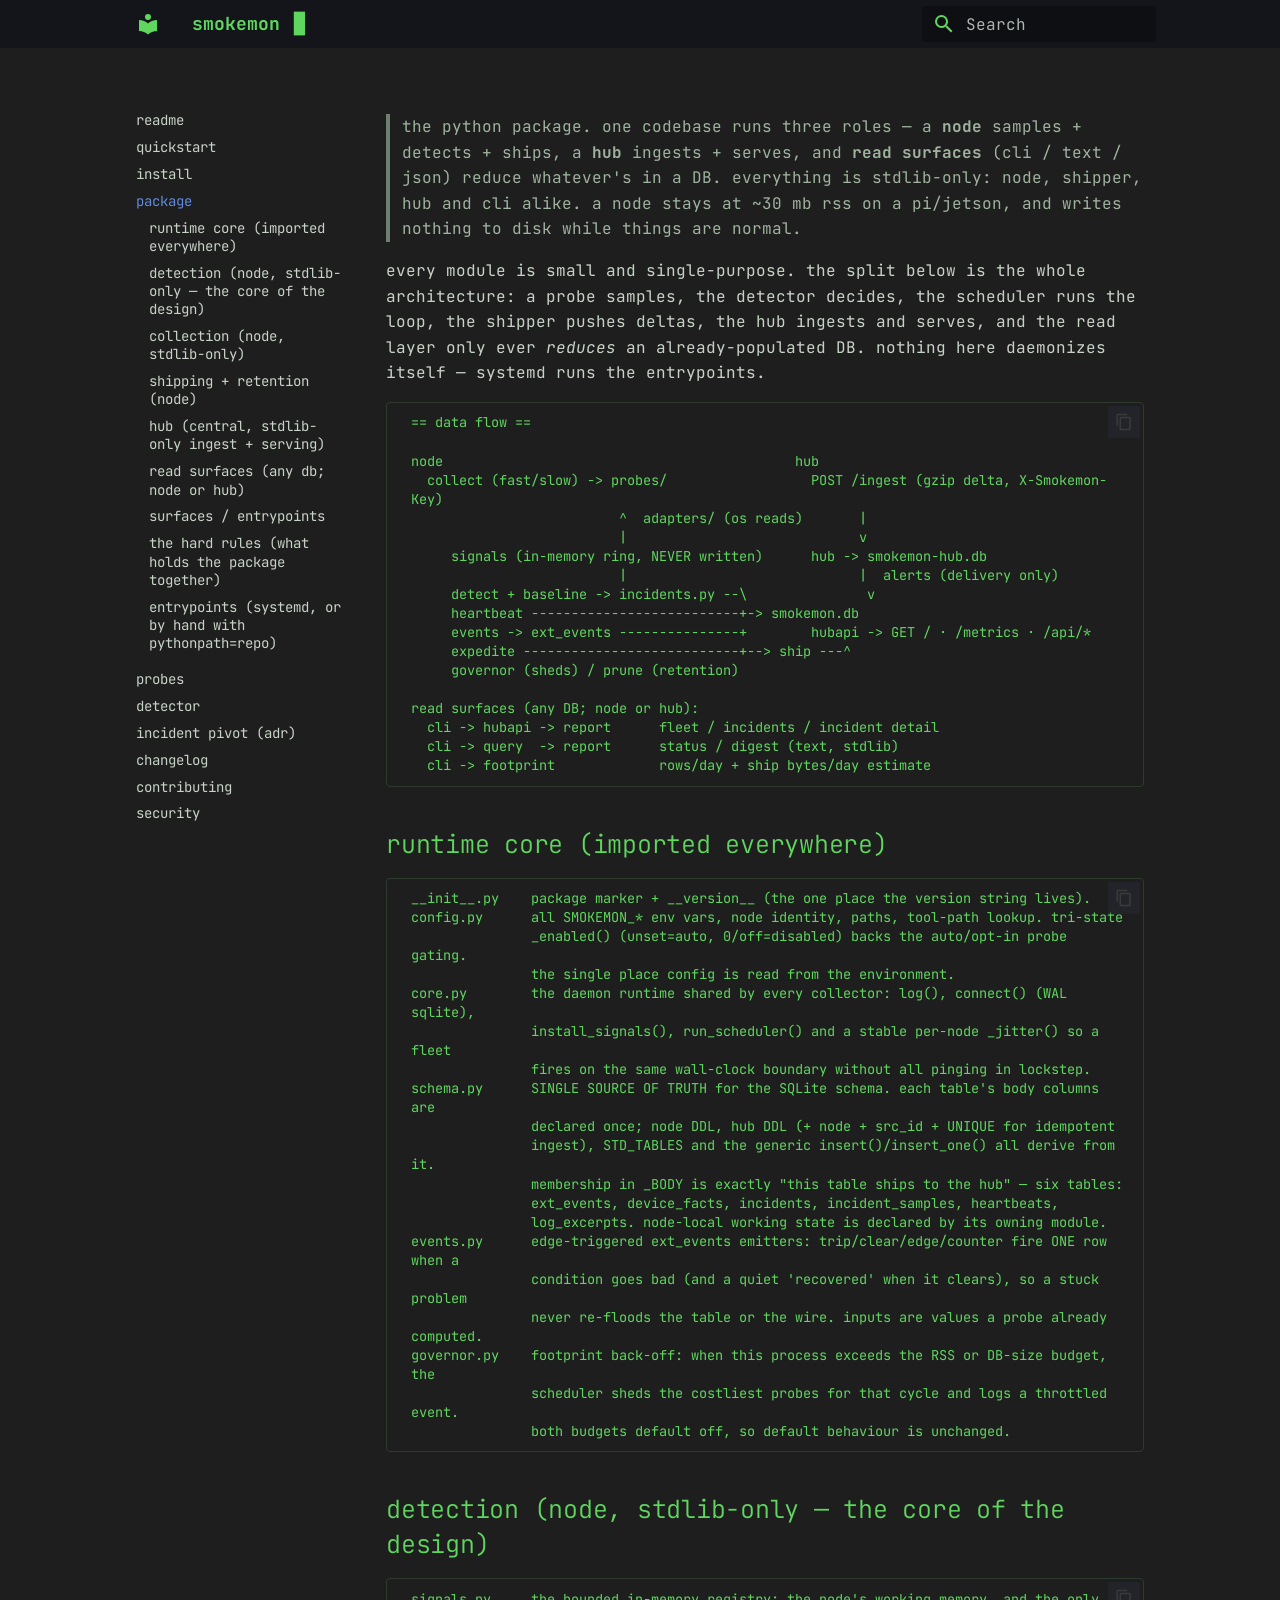
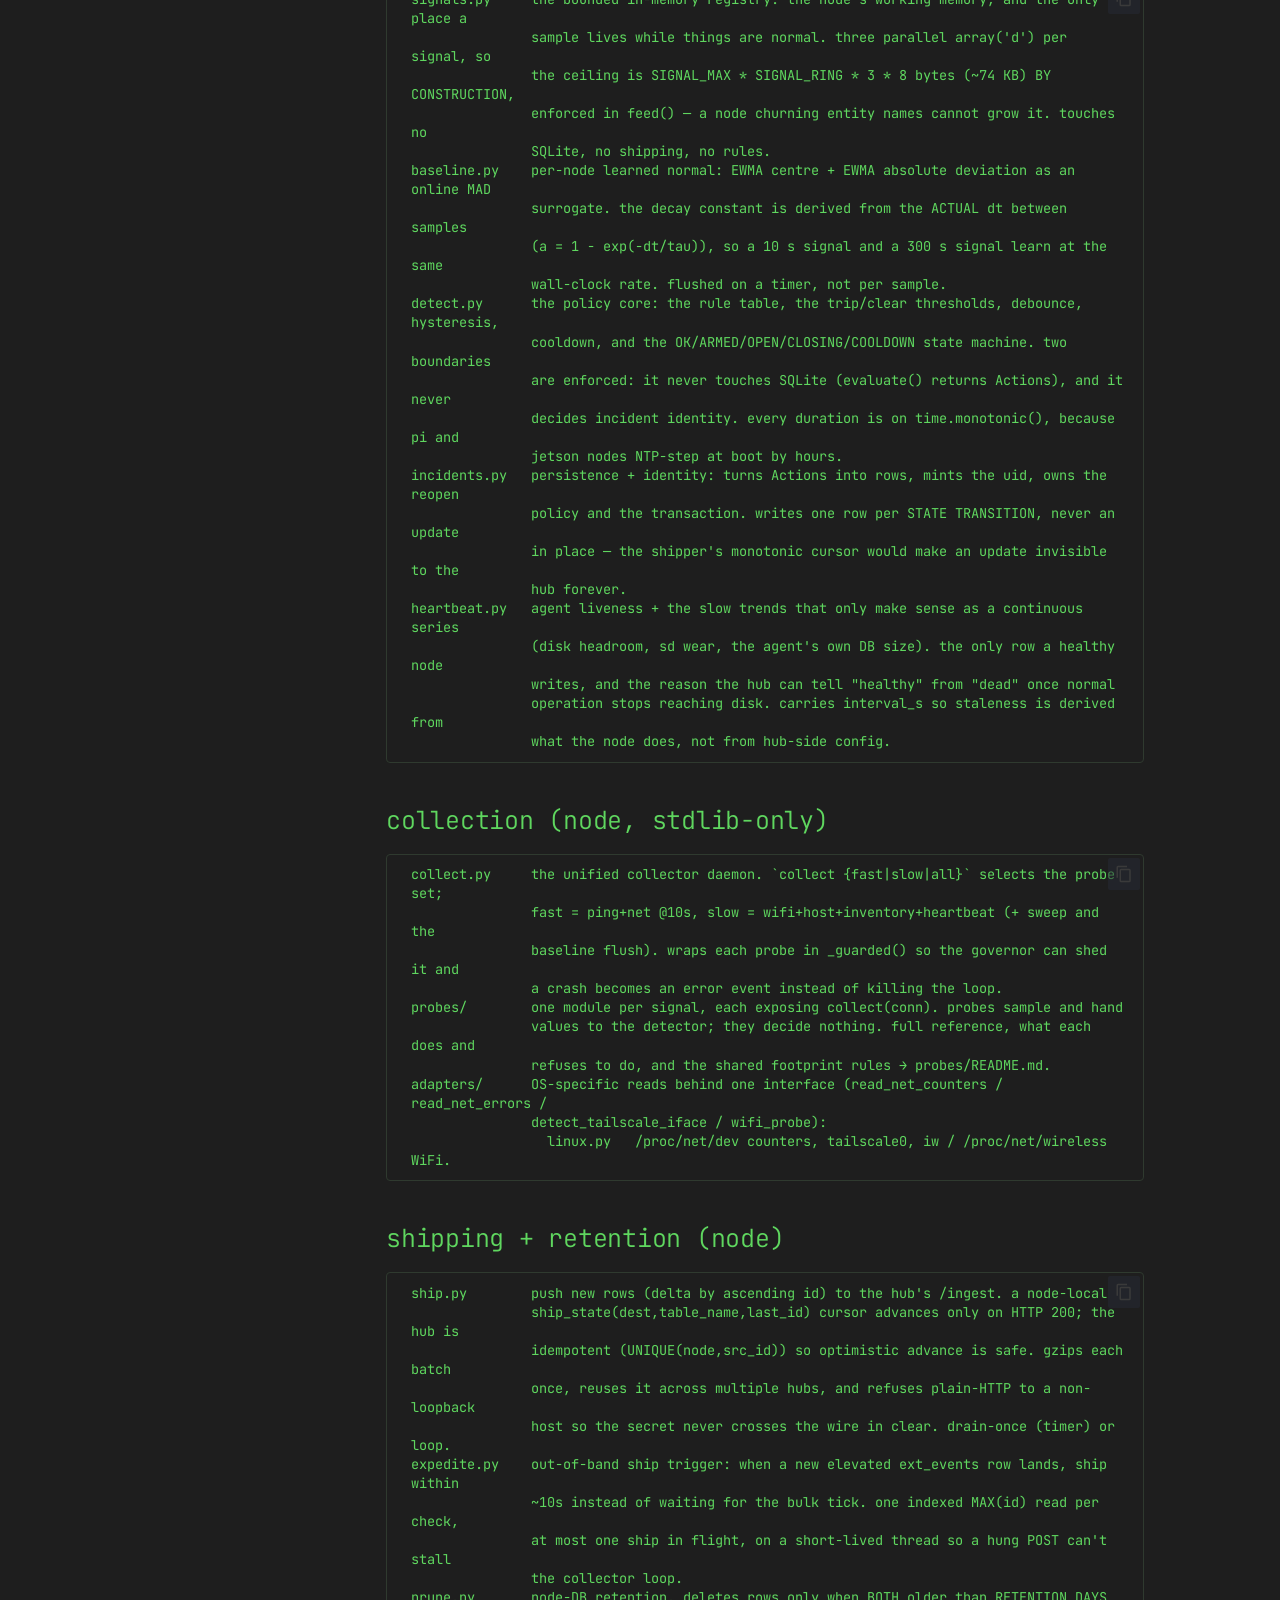
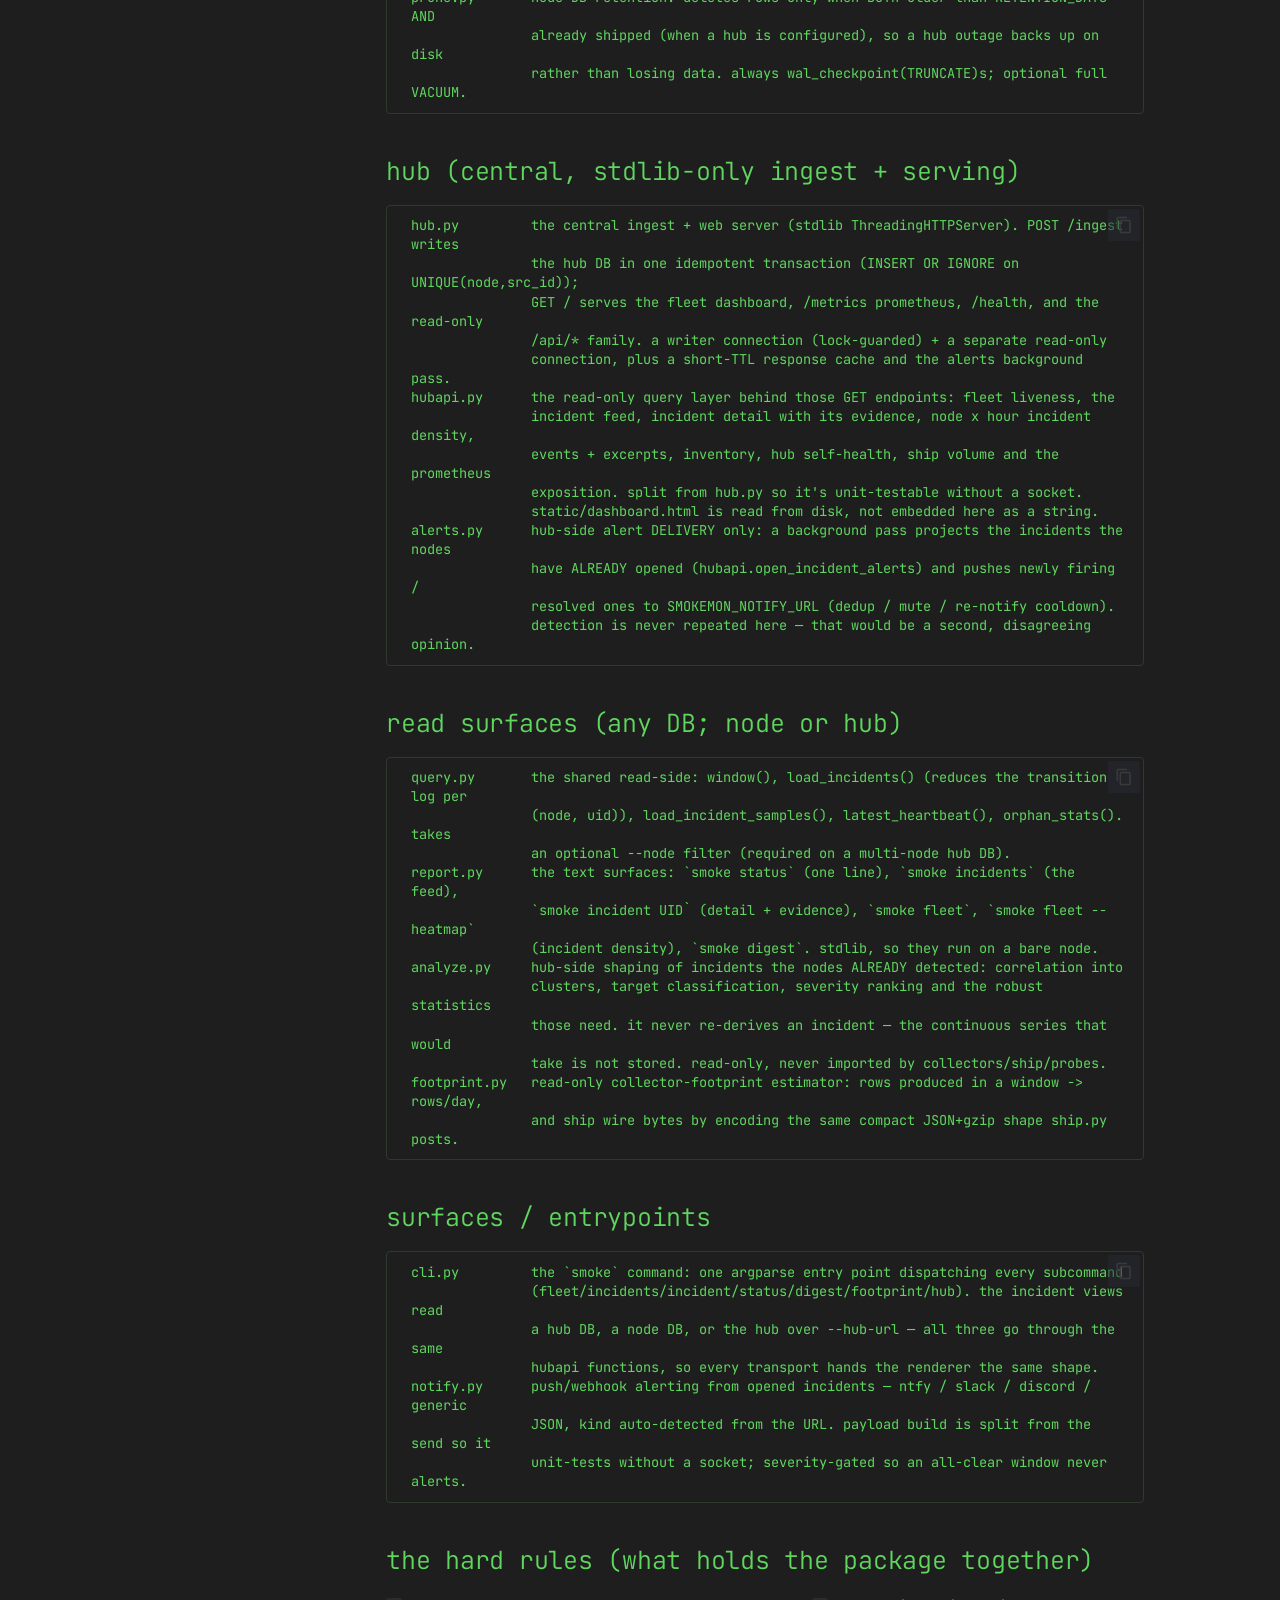
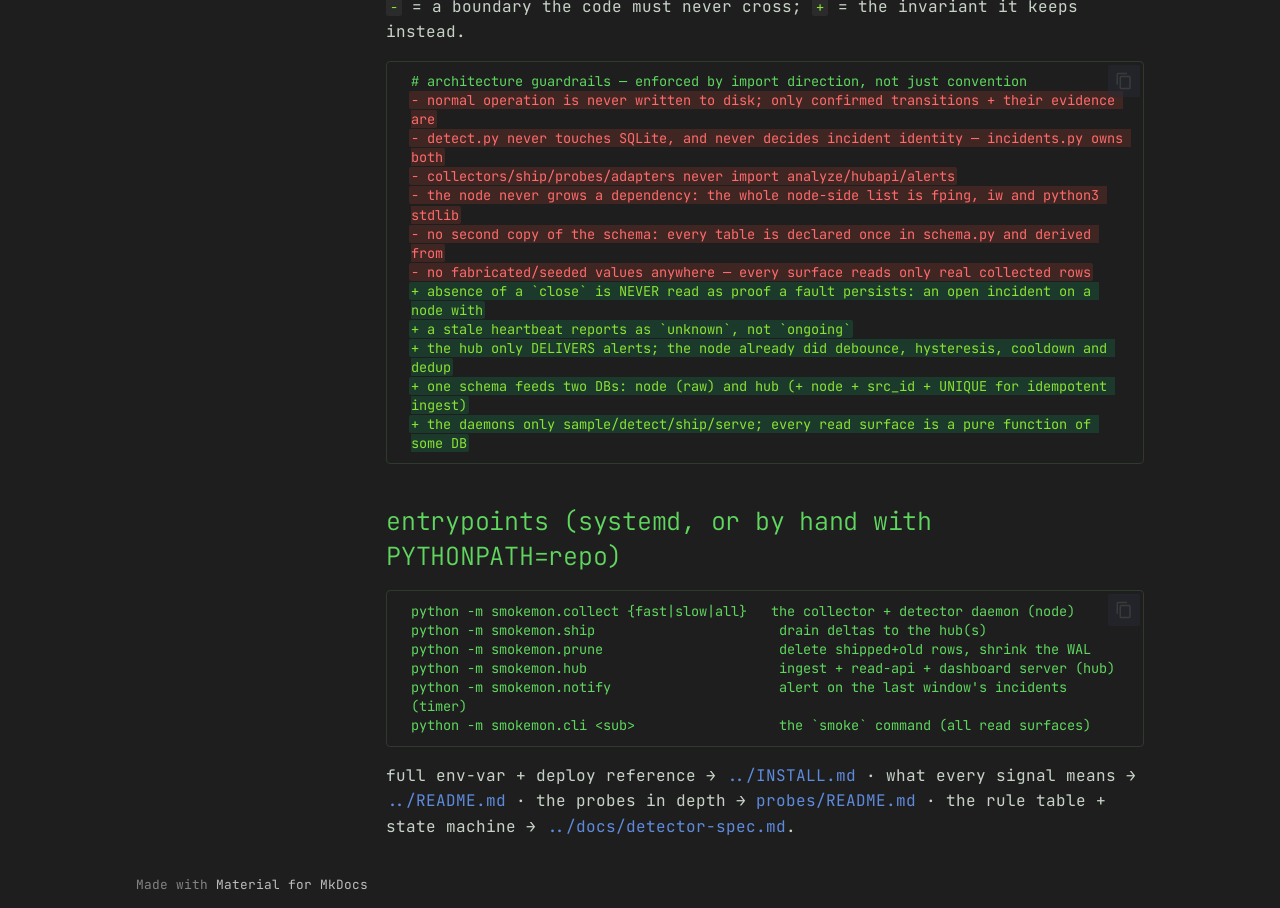
<file: package/index.html>
<!doctype html>
<html lang="en" class="no-js">
  <head>
    
      <meta charset="utf-8">
      <meta name="viewport" content="width=device-width,initial-scale=1">
      
        <meta name="description" content="incident-centric network + host monitoring for the edge — anomalies detected on-node, only incidents and their evidence stored, in stdlib python and ~30 mb of ram. no cloud, no dependencies, nothing to install but python.">
      
      
      
        <link rel="canonical" href="https://oovets.github.io/smokemon/package/">
      
      
        <link rel="prev" href="../INSTALL/">
      
      
        <link rel="next" href="../probes/">
      
      
        
      
      
      <link rel="icon" href="../assets/images/favicon.png">
      <meta name="generator" content="mkdocs-1.6.1, mkdocs-material-9.7.7">
    
    
      
        <title>package - smokemon</title>
      
    
    
      <link rel="stylesheet" href="../assets/stylesheets/main.ec1eaa64.min.css">
      
        
        <link rel="stylesheet" href="../assets/stylesheets/palette.ab4e12ef.min.css">
      
      


    
    
      
    
    
      
        
        
        <link rel="preconnect" href="https://fonts.gstatic.com" crossorigin>
        <link rel="stylesheet" href="https://fonts.googleapis.com/css?family=JetBrains+Mono:300,300i,400,400i,700,700i%7CJetBrains+Mono:400,400i,700,700i&display=fallback">
        <style>:root{--md-text-font:"JetBrains Mono";--md-code-font:"JetBrains Mono"}</style>
      
    
    
      <link rel="stylesheet" href="../extra.css">
    
      <link rel="stylesheet" href="https://stevoo.net/theme.css">
    
      <link rel="stylesheet" href="https://api.mapbox.com/mapbox-gl-js/v3.9.0/mapbox-gl.css">
    
    <script>__md_scope=new URL("..",location),__md_hash=e=>[...e].reduce(((e,_)=>(e<<5)-e+_.charCodeAt(0)),0),__md_get=(e,_=localStorage,t=__md_scope)=>JSON.parse(_.getItem(t.pathname+"."+e)),__md_set=(e,_,t=localStorage,a=__md_scope)=>{try{t.setItem(a.pathname+"."+e,JSON.stringify(_))}catch(e){}}</script>
    
      

    
    
  </head>
  
  
    
    
    
    
    
    <body dir="ltr" data-md-color-scheme="slate" data-md-color-primary="black" data-md-color-accent="green">
  
    
    <input class="md-toggle" data-md-toggle="drawer" type="checkbox" id="__drawer" autocomplete="off">
    <input class="md-toggle" data-md-toggle="search" type="checkbox" id="__search" autocomplete="off">
    <label class="md-overlay" for="__drawer"></label>
    <div data-md-component="skip">
      
        
        <a href="#smokemon" class="md-skip">
          Skip to content
        </a>
      
    </div>
    <div data-md-component="announce">
      
    </div>
    
    
      

  

<header class="md-header md-header--shadow" data-md-component="header">
  <nav class="md-header__inner md-grid" aria-label="Header">
    <a href="/" title="smokemon" class="md-header__button md-logo" aria-label="smokemon" data-md-component="logo">
      
  
  <svg xmlns="http://www.w3.org/2000/svg" viewBox="0 0 24 24"><path d="M12 8a3 3 0 0 0 3-3 3 3 0 0 0-3-3 3 3 0 0 0-3 3 3 3 0 0 0 3 3m0 3.54C9.64 9.35 6.5 8 3 8v11c3.5 0 6.64 1.35 9 3.54 2.36-2.19 5.5-3.54 9-3.54V8c-3.5 0-6.64 1.35-9 3.54"/></svg>

    </a>
    <label class="md-header__button md-icon" for="__drawer">
      
      <svg xmlns="http://www.w3.org/2000/svg" viewBox="0 0 24 24"><path d="M3 6h18v2H3zm0 5h18v2H3zm0 5h18v2H3z"/></svg>
    </label>
    <div class="md-header__title" data-md-component="header-title">
      <div class="md-header__ellipsis">
        <div class="md-header__topic">
          <span class="md-ellipsis">
            smokemon
          </span>
        </div>
        <div class="md-header__topic" data-md-component="header-topic">
          <span class="md-ellipsis">
            
              package
            
          </span>
        </div>
      </div>
    </div>
    
      
    
    
    
    
      
      
        <label class="md-header__button md-icon" for="__search">
          
          <svg xmlns="http://www.w3.org/2000/svg" viewBox="0 0 24 24"><path d="M9.5 3A6.5 6.5 0 0 1 16 9.5c0 1.61-.59 3.09-1.56 4.23l.27.27h.79l5 5-1.5 1.5-5-5v-.79l-.27-.27A6.52 6.52 0 0 1 9.5 16 6.5 6.5 0 0 1 3 9.5 6.5 6.5 0 0 1 9.5 3m0 2C7 5 5 7 5 9.5S7 14 9.5 14 14 12 14 9.5 12 5 9.5 5"/></svg>
        </label>
        <div class="md-search" data-md-component="search" role="dialog">
  <label class="md-search__overlay" for="__search"></label>
  <div class="md-search__inner" role="search">
    <form class="md-search__form" name="search">
      <input type="text" class="md-search__input" name="query" aria-label="Search" placeholder="Search" autocapitalize="off" autocorrect="off" autocomplete="off" spellcheck="false" data-md-component="search-query" required>
      <label class="md-search__icon md-icon" for="__search">
        
        <svg xmlns="http://www.w3.org/2000/svg" viewBox="0 0 24 24"><path d="M9.5 3A6.5 6.5 0 0 1 16 9.5c0 1.61-.59 3.09-1.56 4.23l.27.27h.79l5 5-1.5 1.5-5-5v-.79l-.27-.27A6.52 6.52 0 0 1 9.5 16 6.5 6.5 0 0 1 3 9.5 6.5 6.5 0 0 1 9.5 3m0 2C7 5 5 7 5 9.5S7 14 9.5 14 14 12 14 9.5 12 5 9.5 5"/></svg>
        
        <svg xmlns="http://www.w3.org/2000/svg" viewBox="0 0 24 24"><path d="M20 11v2H8l5.5 5.5-1.42 1.42L4.16 12l7.92-7.92L13.5 5.5 8 11z"/></svg>
      </label>
      <nav class="md-search__options" aria-label="Search">
        
        <button type="reset" class="md-search__icon md-icon" title="Clear" aria-label="Clear" tabindex="-1">
          
          <svg xmlns="http://www.w3.org/2000/svg" viewBox="0 0 24 24"><path d="M19 6.41 17.59 5 12 10.59 6.41 5 5 6.41 10.59 12 5 17.59 6.41 19 12 13.41 17.59 19 19 17.59 13.41 12z"/></svg>
        </button>
      </nav>
      
    </form>
    <div class="md-search__output">
      <div class="md-search__scrollwrap" tabindex="0" data-md-scrollfix>
        <div class="md-search-result" data-md-component="search-result">
          <div class="md-search-result__meta">
            Initializing search
          </div>
          <ol class="md-search-result__list" role="presentation"></ol>
        </div>
      </div>
    </div>
  </div>
</div>
      
    
    
  </nav>
  
</header>
    
    <div class="md-container" data-md-component="container">
      
      
        
          
        
      
      <main class="md-main" data-md-component="main">
        <div class="md-main__inner md-grid">
          
            
              
              <div class="md-sidebar md-sidebar--primary" data-md-component="sidebar" data-md-type="navigation" >
                <div class="md-sidebar__scrollwrap">
                  <div class="md-sidebar__inner">
                    



  

<nav class="md-nav md-nav--primary md-nav--integrated" aria-label="Navigation" data-md-level="0">
  <label class="md-nav__title" for="__drawer">
    <a href="/" title="smokemon" class="md-nav__button md-logo" aria-label="smokemon" data-md-component="logo">
      
  
  <svg xmlns="http://www.w3.org/2000/svg" viewBox="0 0 24 24"><path d="M12 8a3 3 0 0 0 3-3 3 3 0 0 0-3-3 3 3 0 0 0-3 3 3 3 0 0 0 3 3m0 3.54C9.64 9.35 6.5 8 3 8v11c3.5 0 6.64 1.35 9 3.54 2.36-2.19 5.5-3.54 9-3.54V8c-3.5 0-6.64 1.35-9 3.54"/></svg>

    </a>
    smokemon
  </label>
  
  <ul class="md-nav__list" data-md-scrollfix>
    
      
      
  
  
  
  
    <li class="md-nav__item">
      <a href=".." class="md-nav__link">
        
  
  
  <span class="md-ellipsis">
    
  
    readme
  

    
  </span>
  
  

      </a>
    </li>
  

    
      
      
  
  
  
  
    <li class="md-nav__item">
      <a href="../QUICKSTART.md" class="md-nav__link">
        
  
  
  <span class="md-ellipsis">
    
  
    quickstart
  

    
  </span>
  
  

      </a>
    </li>
  

    
      
      
  
  
  
  
    <li class="md-nav__item">
      <a href="../INSTALL/" class="md-nav__link">
        
  
  
  <span class="md-ellipsis">
    
  
    install
  

    
  </span>
  
  

      </a>
    </li>
  

    
      
      
  
  
    
  
  
  
    <li class="md-nav__item md-nav__item--active">
      
      <input class="md-nav__toggle md-toggle" type="checkbox" id="__toc">
      
      
        
      
      
        <label class="md-nav__link md-nav__link--active" for="__toc">
          
  
  
  <span class="md-ellipsis">
    
  
    package
  

    
  </span>
  
  

          <span class="md-nav__icon md-icon"></span>
        </label>
      
      <a href="./" class="md-nav__link md-nav__link--active">
        
  
  
  <span class="md-ellipsis">
    
  
    package
  

    
  </span>
  
  

      </a>
      
        

<nav class="md-nav md-nav--secondary" aria-label="Table of contents">
  
  
  
    
  
  
    <label class="md-nav__title" for="__toc">
      <span class="md-nav__icon md-icon"></span>
      Table of contents
    </label>
    <ul class="md-nav__list" data-md-component="toc" data-md-scrollfix>
      
        <li class="md-nav__item">
  <a href="#runtime-core-imported-everywhere" class="md-nav__link">
    <span class="md-ellipsis">
      
        runtime core (imported everywhere)
      
    </span>
  </a>
  
</li>
      
        <li class="md-nav__item">
  <a href="#detection-node-stdlib-only-the-core-of-the-design" class="md-nav__link">
    <span class="md-ellipsis">
      
        detection (node, stdlib-only — the core of the design)
      
    </span>
  </a>
  
</li>
      
        <li class="md-nav__item">
  <a href="#collection-node-stdlib-only" class="md-nav__link">
    <span class="md-ellipsis">
      
        collection (node, stdlib-only)
      
    </span>
  </a>
  
</li>
      
        <li class="md-nav__item">
  <a href="#shipping-retention-node" class="md-nav__link">
    <span class="md-ellipsis">
      
        shipping + retention (node)
      
    </span>
  </a>
  
</li>
      
        <li class="md-nav__item">
  <a href="#hub-central-stdlib-only-ingest-serving" class="md-nav__link">
    <span class="md-ellipsis">
      
        hub (central, stdlib-only ingest + serving)
      
    </span>
  </a>
  
</li>
      
        <li class="md-nav__item">
  <a href="#read-surfaces-any-db-node-or-hub" class="md-nav__link">
    <span class="md-ellipsis">
      
        read surfaces (any DB; node or hub)
      
    </span>
  </a>
  
</li>
      
        <li class="md-nav__item">
  <a href="#surfaces-entrypoints" class="md-nav__link">
    <span class="md-ellipsis">
      
        surfaces / entrypoints
      
    </span>
  </a>
  
</li>
      
        <li class="md-nav__item">
  <a href="#the-hard-rules-what-holds-the-package-together" class="md-nav__link">
    <span class="md-ellipsis">
      
        the hard rules (what holds the package together)
      
    </span>
  </a>
  
</li>
      
        <li class="md-nav__item">
  <a href="#entrypoints-systemd-or-by-hand-with-pythonpathrepo" class="md-nav__link">
    <span class="md-ellipsis">
      
        entrypoints (systemd, or by hand with PYTHONPATH=repo)
      
    </span>
  </a>
  
</li>
      
    </ul>
  
</nav>
      
    </li>
  

    
      
      
  
  
  
  
    <li class="md-nav__item">
      <a href="../probes/" class="md-nav__link">
        
  
  
  <span class="md-ellipsis">
    
  
    probes
  

    
  </span>
  
  

      </a>
    </li>
  

    
      
      
  
  
  
  
    <li class="md-nav__item">
      <a href="../detector-spec/" class="md-nav__link">
        
  
  
  <span class="md-ellipsis">
    
  
    detector
  

    
  </span>
  
  

      </a>
    </li>
  

    
      
      
  
  
  
  
    <li class="md-nav__item">
      <a href="../adr/0001-incident-pivot/" class="md-nav__link">
        
  
  
  <span class="md-ellipsis">
    
  
    incident pivot (adr)
  

    
  </span>
  
  

      </a>
    </li>
  

    
      
      
  
  
  
  
    <li class="md-nav__item">
      <a href="../CHANGELOG.md" class="md-nav__link">
        
  
  
  <span class="md-ellipsis">
    
  
    changelog
  

    
  </span>
  
  

      </a>
    </li>
  

    
      
      
  
  
  
  
    <li class="md-nav__item">
      <a href="../CONTRIBUTING/" class="md-nav__link">
        
  
  
  <span class="md-ellipsis">
    
  
    contributing
  

    
  </span>
  
  

      </a>
    </li>
  

    
      
      
  
  
  
  
    <li class="md-nav__item">
      <a href="../SECURITY/" class="md-nav__link">
        
  
  
  <span class="md-ellipsis">
    
  
    security
  

    
  </span>
  
  

      </a>
    </li>
  

    
  </ul>
</nav>
                  </div>
                </div>
              </div>
            
            
          
          
            <div class="md-content" data-md-component="content">
              
              <article class="md-content__inner md-typeset">
                
                  



<h1 id="smokemon">smokemon/<a class="headerlink" href="#smokemon" title="Permanent link">&para;</a></h1>
<blockquote>
<p>the python package. one codebase runs three roles — a <strong>node</strong> samples + detects + ships, a
<strong>hub</strong> ingests + serves, and <strong>read surfaces</strong> (cli / text / json) reduce whatever's in a DB.
everything is stdlib-only: node, shipper, hub and cli alike. a node stays at ~30 mb rss on a
pi/jetson, and writes nothing to disk while things are normal.</p>
</blockquote>
<p>every module is small and single-purpose. the split below is the whole architecture: a probe
samples, the detector decides, the scheduler runs the loop, the shipper pushes deltas, the hub
ingests and serves, and the read layer only ever <em>reduces</em> an already-populated DB. nothing here
daemonizes itself — systemd runs the entrypoints.</p>
<div class="highlight"><pre><span></span><code><a id="__codelineno-0-1" name="__codelineno-0-1" href="#__codelineno-0-1"></a>== data flow ==
<a id="__codelineno-0-2" name="__codelineno-0-2" href="#__codelineno-0-2"></a>
<a id="__codelineno-0-3" name="__codelineno-0-3" href="#__codelineno-0-3"></a>node                                            hub
<a id="__codelineno-0-4" name="__codelineno-0-4" href="#__codelineno-0-4"></a>  collect (fast/slow) -&gt; probes/                  POST /ingest (gzip delta, X-Smokemon-Key)
<a id="__codelineno-0-5" name="__codelineno-0-5" href="#__codelineno-0-5"></a>                          ^  adapters/ (os reads)       |
<a id="__codelineno-0-6" name="__codelineno-0-6" href="#__codelineno-0-6"></a>                          |                             v
<a id="__codelineno-0-7" name="__codelineno-0-7" href="#__codelineno-0-7"></a>     signals (in-memory ring, NEVER written)      hub -&gt; smokemon-hub.db
<a id="__codelineno-0-8" name="__codelineno-0-8" href="#__codelineno-0-8"></a>                          |                             |  alerts (delivery only)
<a id="__codelineno-0-9" name="__codelineno-0-9" href="#__codelineno-0-9"></a>     detect + baseline -&gt; incidents.py --\               v
<a id="__codelineno-0-10" name="__codelineno-0-10" href="#__codelineno-0-10"></a>     heartbeat --------------------------+-&gt; smokemon.db
<a id="__codelineno-0-11" name="__codelineno-0-11" href="#__codelineno-0-11"></a>     events -&gt; ext_events ---------------+        hubapi -&gt; GET / · /metrics · /api/*
<a id="__codelineno-0-12" name="__codelineno-0-12" href="#__codelineno-0-12"></a>     expedite ---------------------------+--&gt; ship ---^
<a id="__codelineno-0-13" name="__codelineno-0-13" href="#__codelineno-0-13"></a>     governor (sheds) / prune (retention)
<a id="__codelineno-0-14" name="__codelineno-0-14" href="#__codelineno-0-14"></a>
<a id="__codelineno-0-15" name="__codelineno-0-15" href="#__codelineno-0-15"></a>read surfaces (any DB; node or hub):
<a id="__codelineno-0-16" name="__codelineno-0-16" href="#__codelineno-0-16"></a>  cli -&gt; hubapi -&gt; report      fleet / incidents / incident detail
<a id="__codelineno-0-17" name="__codelineno-0-17" href="#__codelineno-0-17"></a>  cli -&gt; query  -&gt; report      status / digest (text, stdlib)
<a id="__codelineno-0-18" name="__codelineno-0-18" href="#__codelineno-0-18"></a>  cli -&gt; footprint             rows/day + ship bytes/day estimate
</code></pre></div>
<h2 id="runtime-core-imported-everywhere">runtime core (imported everywhere)<a class="headerlink" href="#runtime-core-imported-everywhere" title="Permanent link">&para;</a></h2>
<div class="highlight"><pre><span></span><code><a id="__codelineno-1-1" name="__codelineno-1-1" href="#__codelineno-1-1"></a>__init__.py    package marker + __version__ (the one place the version string lives).
<a id="__codelineno-1-2" name="__codelineno-1-2" href="#__codelineno-1-2"></a>config.py      all SMOKEMON_* env vars, node identity, paths, tool-path lookup. tri-state
<a id="__codelineno-1-3" name="__codelineno-1-3" href="#__codelineno-1-3"></a>               _enabled() (unset=auto, 0/off=disabled) backs the auto/opt-in probe gating.
<a id="__codelineno-1-4" name="__codelineno-1-4" href="#__codelineno-1-4"></a>               the single place config is read from the environment.
<a id="__codelineno-1-5" name="__codelineno-1-5" href="#__codelineno-1-5"></a>core.py        the daemon runtime shared by every collector: log(), connect() (WAL sqlite),
<a id="__codelineno-1-6" name="__codelineno-1-6" href="#__codelineno-1-6"></a>               install_signals(), run_scheduler() and a stable per-node _jitter() so a fleet
<a id="__codelineno-1-7" name="__codelineno-1-7" href="#__codelineno-1-7"></a>               fires on the same wall-clock boundary without all pinging in lockstep.
<a id="__codelineno-1-8" name="__codelineno-1-8" href="#__codelineno-1-8"></a>schema.py      SINGLE SOURCE OF TRUTH for the SQLite schema. each table&#39;s body columns are
<a id="__codelineno-1-9" name="__codelineno-1-9" href="#__codelineno-1-9"></a>               declared once; node DDL, hub DDL (+ node + src_id + UNIQUE for idempotent
<a id="__codelineno-1-10" name="__codelineno-1-10" href="#__codelineno-1-10"></a>               ingest), STD_TABLES and the generic insert()/insert_one() all derive from it.
<a id="__codelineno-1-11" name="__codelineno-1-11" href="#__codelineno-1-11"></a>               membership in _BODY is exactly &quot;this table ships to the hub&quot; — six tables:
<a id="__codelineno-1-12" name="__codelineno-1-12" href="#__codelineno-1-12"></a>               ext_events, device_facts, incidents, incident_samples, heartbeats,
<a id="__codelineno-1-13" name="__codelineno-1-13" href="#__codelineno-1-13"></a>               log_excerpts. node-local working state is declared by its owning module.
<a id="__codelineno-1-14" name="__codelineno-1-14" href="#__codelineno-1-14"></a>events.py      edge-triggered ext_events emitters: trip/clear/edge/counter fire ONE row when a
<a id="__codelineno-1-15" name="__codelineno-1-15" href="#__codelineno-1-15"></a>               condition goes bad (and a quiet &#39;recovered&#39; when it clears), so a stuck problem
<a id="__codelineno-1-16" name="__codelineno-1-16" href="#__codelineno-1-16"></a>               never re-floods the table or the wire. inputs are values a probe already computed.
<a id="__codelineno-1-17" name="__codelineno-1-17" href="#__codelineno-1-17"></a>governor.py    footprint back-off: when this process exceeds the RSS or DB-size budget, the
<a id="__codelineno-1-18" name="__codelineno-1-18" href="#__codelineno-1-18"></a>               scheduler sheds the costliest probes for that cycle and logs a throttled event.
<a id="__codelineno-1-19" name="__codelineno-1-19" href="#__codelineno-1-19"></a>               both budgets default off, so default behaviour is unchanged.
</code></pre></div>
<h2 id="detection-node-stdlib-only-the-core-of-the-design">detection (node, stdlib-only — the core of the design)<a class="headerlink" href="#detection-node-stdlib-only-the-core-of-the-design" title="Permanent link">&para;</a></h2>
<div class="highlight"><pre><span></span><code><a id="__codelineno-2-1" name="__codelineno-2-1" href="#__codelineno-2-1"></a>signals.py     the bounded in-memory registry: the node&#39;s working memory, and the only place a
<a id="__codelineno-2-2" name="__codelineno-2-2" href="#__codelineno-2-2"></a>               sample lives while things are normal. three parallel array(&#39;d&#39;) per signal, so
<a id="__codelineno-2-3" name="__codelineno-2-3" href="#__codelineno-2-3"></a>               the ceiling is SIGNAL_MAX * SIGNAL_RING * 3 * 8 bytes (~74 KB) BY CONSTRUCTION,
<a id="__codelineno-2-4" name="__codelineno-2-4" href="#__codelineno-2-4"></a>               enforced in feed() — a node churning entity names cannot grow it. touches no
<a id="__codelineno-2-5" name="__codelineno-2-5" href="#__codelineno-2-5"></a>               SQLite, no shipping, no rules.
<a id="__codelineno-2-6" name="__codelineno-2-6" href="#__codelineno-2-6"></a>baseline.py    per-node learned normal: EWMA centre + EWMA absolute deviation as an online MAD
<a id="__codelineno-2-7" name="__codelineno-2-7" href="#__codelineno-2-7"></a>               surrogate. the decay constant is derived from the ACTUAL dt between samples
<a id="__codelineno-2-8" name="__codelineno-2-8" href="#__codelineno-2-8"></a>               (a = 1 - exp(-dt/tau)), so a 10 s signal and a 300 s signal learn at the same
<a id="__codelineno-2-9" name="__codelineno-2-9" href="#__codelineno-2-9"></a>               wall-clock rate. flushed on a timer, not per sample.
<a id="__codelineno-2-10" name="__codelineno-2-10" href="#__codelineno-2-10"></a>detect.py      the policy core: the rule table, the trip/clear thresholds, debounce, hysteresis,
<a id="__codelineno-2-11" name="__codelineno-2-11" href="#__codelineno-2-11"></a>               cooldown, and the OK/ARMED/OPEN/CLOSING/COOLDOWN state machine. two boundaries
<a id="__codelineno-2-12" name="__codelineno-2-12" href="#__codelineno-2-12"></a>               are enforced: it never touches SQLite (evaluate() returns Actions), and it never
<a id="__codelineno-2-13" name="__codelineno-2-13" href="#__codelineno-2-13"></a>               decides incident identity. every duration is on time.monotonic(), because pi and
<a id="__codelineno-2-14" name="__codelineno-2-14" href="#__codelineno-2-14"></a>               jetson nodes NTP-step at boot by hours.
<a id="__codelineno-2-15" name="__codelineno-2-15" href="#__codelineno-2-15"></a>incidents.py   persistence + identity: turns Actions into rows, mints the uid, owns the reopen
<a id="__codelineno-2-16" name="__codelineno-2-16" href="#__codelineno-2-16"></a>               policy and the transaction. writes one row per STATE TRANSITION, never an update
<a id="__codelineno-2-17" name="__codelineno-2-17" href="#__codelineno-2-17"></a>               in place — the shipper&#39;s monotonic cursor would make an update invisible to the
<a id="__codelineno-2-18" name="__codelineno-2-18" href="#__codelineno-2-18"></a>               hub forever.
<a id="__codelineno-2-19" name="__codelineno-2-19" href="#__codelineno-2-19"></a>heartbeat.py   agent liveness + the slow trends that only make sense as a continuous series
<a id="__codelineno-2-20" name="__codelineno-2-20" href="#__codelineno-2-20"></a>               (disk headroom, sd wear, the agent&#39;s own DB size). the only row a healthy node
<a id="__codelineno-2-21" name="__codelineno-2-21" href="#__codelineno-2-21"></a>               writes, and the reason the hub can tell &quot;healthy&quot; from &quot;dead&quot; once normal
<a id="__codelineno-2-22" name="__codelineno-2-22" href="#__codelineno-2-22"></a>               operation stops reaching disk. carries interval_s so staleness is derived from
<a id="__codelineno-2-23" name="__codelineno-2-23" href="#__codelineno-2-23"></a>               what the node does, not from hub-side config.
</code></pre></div>
<h2 id="collection-node-stdlib-only">collection (node, stdlib-only)<a class="headerlink" href="#collection-node-stdlib-only" title="Permanent link">&para;</a></h2>
<div class="highlight"><pre><span></span><code><a id="__codelineno-3-1" name="__codelineno-3-1" href="#__codelineno-3-1"></a>collect.py     the unified collector daemon. `collect {fast|slow|all}` selects the probe set;
<a id="__codelineno-3-2" name="__codelineno-3-2" href="#__codelineno-3-2"></a>               fast = ping+net @10s, slow = wifi+host+inventory+heartbeat (+ sweep and the
<a id="__codelineno-3-3" name="__codelineno-3-3" href="#__codelineno-3-3"></a>               baseline flush). wraps each probe in _guarded() so the governor can shed it and
<a id="__codelineno-3-4" name="__codelineno-3-4" href="#__codelineno-3-4"></a>               a crash becomes an error event instead of killing the loop.
<a id="__codelineno-3-5" name="__codelineno-3-5" href="#__codelineno-3-5"></a>probes/        one module per signal, each exposing collect(conn). probes sample and hand
<a id="__codelineno-3-6" name="__codelineno-3-6" href="#__codelineno-3-6"></a>               values to the detector; they decide nothing. full reference, what each does and
<a id="__codelineno-3-7" name="__codelineno-3-7" href="#__codelineno-3-7"></a>               refuses to do, and the shared footprint rules → probes/README.md.
<a id="__codelineno-3-8" name="__codelineno-3-8" href="#__codelineno-3-8"></a>adapters/      OS-specific reads behind one interface (read_net_counters / read_net_errors /
<a id="__codelineno-3-9" name="__codelineno-3-9" href="#__codelineno-3-9"></a>               detect_tailscale_iface / wifi_probe):
<a id="__codelineno-3-10" name="__codelineno-3-10" href="#__codelineno-3-10"></a>                 linux.py   /proc/net/dev counters, tailscale0, iw / /proc/net/wireless WiFi.
</code></pre></div>
<h2 id="shipping-retention-node">shipping + retention (node)<a class="headerlink" href="#shipping-retention-node" title="Permanent link">&para;</a></h2>
<div class="highlight"><pre><span></span><code><a id="__codelineno-4-1" name="__codelineno-4-1" href="#__codelineno-4-1"></a>ship.py        push new rows (delta by ascending id) to the hub&#39;s /ingest. a node-local
<a id="__codelineno-4-2" name="__codelineno-4-2" href="#__codelineno-4-2"></a>               ship_state(dest,table_name,last_id) cursor advances only on HTTP 200; the hub is
<a id="__codelineno-4-3" name="__codelineno-4-3" href="#__codelineno-4-3"></a>               idempotent (UNIQUE(node,src_id)) so optimistic advance is safe. gzips each batch
<a id="__codelineno-4-4" name="__codelineno-4-4" href="#__codelineno-4-4"></a>               once, reuses it across multiple hubs, and refuses plain-HTTP to a non-loopback
<a id="__codelineno-4-5" name="__codelineno-4-5" href="#__codelineno-4-5"></a>               host so the secret never crosses the wire in clear. drain-once (timer) or loop.
<a id="__codelineno-4-6" name="__codelineno-4-6" href="#__codelineno-4-6"></a>expedite.py    out-of-band ship trigger: when a new elevated ext_events row lands, ship within
<a id="__codelineno-4-7" name="__codelineno-4-7" href="#__codelineno-4-7"></a>               ~10s instead of waiting for the bulk tick. one indexed MAX(id) read per check,
<a id="__codelineno-4-8" name="__codelineno-4-8" href="#__codelineno-4-8"></a>               at most one ship in flight, on a short-lived thread so a hung POST can&#39;t stall
<a id="__codelineno-4-9" name="__codelineno-4-9" href="#__codelineno-4-9"></a>               the collector loop.
<a id="__codelineno-4-10" name="__codelineno-4-10" href="#__codelineno-4-10"></a>prune.py       node-DB retention. deletes rows only when BOTH older than RETENTION_DAYS AND
<a id="__codelineno-4-11" name="__codelineno-4-11" href="#__codelineno-4-11"></a>               already shipped (when a hub is configured), so a hub outage backs up on disk
<a id="__codelineno-4-12" name="__codelineno-4-12" href="#__codelineno-4-12"></a>               rather than losing data. always wal_checkpoint(TRUNCATE)s; optional full VACUUM.
</code></pre></div>
<h2 id="hub-central-stdlib-only-ingest-serving">hub (central, stdlib-only ingest + serving)<a class="headerlink" href="#hub-central-stdlib-only-ingest-serving" title="Permanent link">&para;</a></h2>
<div class="highlight"><pre><span></span><code><a id="__codelineno-5-1" name="__codelineno-5-1" href="#__codelineno-5-1"></a>hub.py         the central ingest + web server (stdlib ThreadingHTTPServer). POST /ingest writes
<a id="__codelineno-5-2" name="__codelineno-5-2" href="#__codelineno-5-2"></a>               the hub DB in one idempotent transaction (INSERT OR IGNORE on UNIQUE(node,src_id));
<a id="__codelineno-5-3" name="__codelineno-5-3" href="#__codelineno-5-3"></a>               GET / serves the fleet dashboard, /metrics prometheus, /health, and the read-only
<a id="__codelineno-5-4" name="__codelineno-5-4" href="#__codelineno-5-4"></a>               /api/* family. a writer connection (lock-guarded) + a separate read-only
<a id="__codelineno-5-5" name="__codelineno-5-5" href="#__codelineno-5-5"></a>               connection, plus a short-TTL response cache and the alerts background pass.
<a id="__codelineno-5-6" name="__codelineno-5-6" href="#__codelineno-5-6"></a>hubapi.py      the read-only query layer behind those GET endpoints: fleet liveness, the
<a id="__codelineno-5-7" name="__codelineno-5-7" href="#__codelineno-5-7"></a>               incident feed, incident detail with its evidence, node x hour incident density,
<a id="__codelineno-5-8" name="__codelineno-5-8" href="#__codelineno-5-8"></a>               events + excerpts, inventory, hub self-health, ship volume and the prometheus
<a id="__codelineno-5-9" name="__codelineno-5-9" href="#__codelineno-5-9"></a>               exposition. split from hub.py so it&#39;s unit-testable without a socket.
<a id="__codelineno-5-10" name="__codelineno-5-10" href="#__codelineno-5-10"></a>               static/dashboard.html is read from disk, not embedded here as a string.
<a id="__codelineno-5-11" name="__codelineno-5-11" href="#__codelineno-5-11"></a>alerts.py      hub-side alert DELIVERY only: a background pass projects the incidents the nodes
<a id="__codelineno-5-12" name="__codelineno-5-12" href="#__codelineno-5-12"></a>               have ALREADY opened (hubapi.open_incident_alerts) and pushes newly firing /
<a id="__codelineno-5-13" name="__codelineno-5-13" href="#__codelineno-5-13"></a>               resolved ones to SMOKEMON_NOTIFY_URL (dedup / mute / re-notify cooldown).
<a id="__codelineno-5-14" name="__codelineno-5-14" href="#__codelineno-5-14"></a>               detection is never repeated here — that would be a second, disagreeing opinion.
</code></pre></div>
<h2 id="read-surfaces-any-db-node-or-hub">read surfaces (any DB; node or hub)<a class="headerlink" href="#read-surfaces-any-db-node-or-hub" title="Permanent link">&para;</a></h2>
<div class="highlight"><pre><span></span><code><a id="__codelineno-6-1" name="__codelineno-6-1" href="#__codelineno-6-1"></a>query.py       the shared read-side: window(), load_incidents() (reduces the transition log per
<a id="__codelineno-6-2" name="__codelineno-6-2" href="#__codelineno-6-2"></a>               (node, uid)), load_incident_samples(), latest_heartbeat(), orphan_stats(). takes
<a id="__codelineno-6-3" name="__codelineno-6-3" href="#__codelineno-6-3"></a>               an optional --node filter (required on a multi-node hub DB).
<a id="__codelineno-6-4" name="__codelineno-6-4" href="#__codelineno-6-4"></a>report.py      the text surfaces: `smoke status` (one line), `smoke incidents` (the feed),
<a id="__codelineno-6-5" name="__codelineno-6-5" href="#__codelineno-6-5"></a>               `smoke incident UID` (detail + evidence), `smoke fleet`, `smoke fleet --heatmap`
<a id="__codelineno-6-6" name="__codelineno-6-6" href="#__codelineno-6-6"></a>               (incident density), `smoke digest`. stdlib, so they run on a bare node.
<a id="__codelineno-6-7" name="__codelineno-6-7" href="#__codelineno-6-7"></a>analyze.py     hub-side shaping of incidents the nodes ALREADY detected: correlation into
<a id="__codelineno-6-8" name="__codelineno-6-8" href="#__codelineno-6-8"></a>               clusters, target classification, severity ranking and the robust statistics
<a id="__codelineno-6-9" name="__codelineno-6-9" href="#__codelineno-6-9"></a>               those need. it never re-derives an incident — the continuous series that would
<a id="__codelineno-6-10" name="__codelineno-6-10" href="#__codelineno-6-10"></a>               take is not stored. read-only, never imported by collectors/ship/probes.
<a id="__codelineno-6-11" name="__codelineno-6-11" href="#__codelineno-6-11"></a>footprint.py   read-only collector-footprint estimator: rows produced in a window -&gt; rows/day,
<a id="__codelineno-6-12" name="__codelineno-6-12" href="#__codelineno-6-12"></a>               and ship wire bytes by encoding the same compact JSON+gzip shape ship.py posts.
</code></pre></div>
<h2 id="surfaces-entrypoints">surfaces / entrypoints<a class="headerlink" href="#surfaces-entrypoints" title="Permanent link">&para;</a></h2>
<div class="highlight"><pre><span></span><code><a id="__codelineno-7-1" name="__codelineno-7-1" href="#__codelineno-7-1"></a>cli.py         the `smoke` command: one argparse entry point dispatching every subcommand
<a id="__codelineno-7-2" name="__codelineno-7-2" href="#__codelineno-7-2"></a>               (fleet/incidents/incident/status/digest/footprint/hub). the incident views read
<a id="__codelineno-7-3" name="__codelineno-7-3" href="#__codelineno-7-3"></a>               a hub DB, a node DB, or the hub over --hub-url — all three go through the same
<a id="__codelineno-7-4" name="__codelineno-7-4" href="#__codelineno-7-4"></a>               hubapi functions, so every transport hands the renderer the same shape.
<a id="__codelineno-7-5" name="__codelineno-7-5" href="#__codelineno-7-5"></a>notify.py      push/webhook alerting from opened incidents — ntfy / slack / discord / generic
<a id="__codelineno-7-6" name="__codelineno-7-6" href="#__codelineno-7-6"></a>               JSON, kind auto-detected from the URL. payload build is split from the send so it
<a id="__codelineno-7-7" name="__codelineno-7-7" href="#__codelineno-7-7"></a>               unit-tests without a socket; severity-gated so an all-clear window never alerts.
</code></pre></div>
<h2 id="the-hard-rules-what-holds-the-package-together">the hard rules (what holds the package together)<a class="headerlink" href="#the-hard-rules-what-holds-the-package-together" title="Permanent link">&para;</a></h2>
<p><code>-</code> = a boundary the code must never cross; <code>+</code> = the invariant it keeps instead.</p>
<div class="highlight"><pre><span></span><code><a id="__codelineno-8-1" name="__codelineno-8-1" href="#__codelineno-8-1"></a># architecture guardrails — enforced by import direction, not just convention
<a id="__codelineno-8-2" name="__codelineno-8-2" href="#__codelineno-8-2"></a><span class="gd">- normal operation is never written to disk; only confirmed transitions + their evidence are</span>
<a id="__codelineno-8-3" name="__codelineno-8-3" href="#__codelineno-8-3"></a><span class="gd">- detect.py never touches SQLite, and never decides incident identity — incidents.py owns both</span>
<a id="__codelineno-8-4" name="__codelineno-8-4" href="#__codelineno-8-4"></a><span class="gd">- collectors/ship/probes/adapters never import analyze/hubapi/alerts</span>
<a id="__codelineno-8-5" name="__codelineno-8-5" href="#__codelineno-8-5"></a><span class="gd">- the node never grows a dependency: the whole node-side list is fping, iw and python3 stdlib</span>
<a id="__codelineno-8-6" name="__codelineno-8-6" href="#__codelineno-8-6"></a><span class="gd">- no second copy of the schema: every table is declared once in schema.py and derived from</span>
<a id="__codelineno-8-7" name="__codelineno-8-7" href="#__codelineno-8-7"></a><span class="gd">- no fabricated/seeded values anywhere — every surface reads only real collected rows</span>
<a id="__codelineno-8-8" name="__codelineno-8-8" href="#__codelineno-8-8"></a><span class="gi">+ absence of a `close` is NEVER read as proof a fault persists: an open incident on a node with</span>
<a id="__codelineno-8-9" name="__codelineno-8-9" href="#__codelineno-8-9"></a><span class="gi">+ a stale heartbeat reports as `unknown`, not `ongoing`</span>
<a id="__codelineno-8-10" name="__codelineno-8-10" href="#__codelineno-8-10"></a><span class="gi">+ the hub only DELIVERS alerts; the node already did debounce, hysteresis, cooldown and dedup</span>
<a id="__codelineno-8-11" name="__codelineno-8-11" href="#__codelineno-8-11"></a><span class="gi">+ one schema feeds two DBs: node (raw) and hub (+ node + src_id + UNIQUE for idempotent ingest)</span>
<a id="__codelineno-8-12" name="__codelineno-8-12" href="#__codelineno-8-12"></a><span class="gi">+ the daemons only sample/detect/ship/serve; every read surface is a pure function of some DB</span>
</code></pre></div>
<h2 id="entrypoints-systemd-or-by-hand-with-pythonpathrepo">entrypoints (systemd, or by hand with PYTHONPATH=repo)<a class="headerlink" href="#entrypoints-systemd-or-by-hand-with-pythonpathrepo" title="Permanent link">&para;</a></h2>
<div class="highlight"><pre><span></span><code><a id="__codelineno-9-1" name="__codelineno-9-1" href="#__codelineno-9-1"></a>python -m smokemon.collect {fast|slow|all}   the collector + detector daemon (node)
<a id="__codelineno-9-2" name="__codelineno-9-2" href="#__codelineno-9-2"></a>python -m smokemon.ship                       drain deltas to the hub(s)
<a id="__codelineno-9-3" name="__codelineno-9-3" href="#__codelineno-9-3"></a>python -m smokemon.prune                      delete shipped+old rows, shrink the WAL
<a id="__codelineno-9-4" name="__codelineno-9-4" href="#__codelineno-9-4"></a>python -m smokemon.hub                        ingest + read-api + dashboard server (hub)
<a id="__codelineno-9-5" name="__codelineno-9-5" href="#__codelineno-9-5"></a>python -m smokemon.notify                     alert on the last window&#39;s incidents (timer)
<a id="__codelineno-9-6" name="__codelineno-9-6" href="#__codelineno-9-6"></a>python -m smokemon.cli &lt;sub&gt;                  the `smoke` command (all read surfaces)
</code></pre></div>
<p>full env-var + deploy reference → <a href="../INSTALL/">../INSTALL.md</a> · what every signal means →
<a href="../">../README.md</a> · the probes in depth → <a href="../probes/">probes/README.md</a> ·
the rule table + state machine → <a href="../detector-spec/">../docs/detector-spec.md</a>.</p>












                
              </article>
            </div>
          
          
<script>var target=document.getElementById(location.hash.slice(1));target&&target.name&&(target.checked=target.name.startsWith("__tabbed_"))</script>
        </div>
        
          <button type="button" class="md-top md-icon" data-md-component="top" hidden>
  
  <svg xmlns="http://www.w3.org/2000/svg" viewBox="0 0 24 24"><path d="M13 20h-2V8l-5.5 5.5-1.42-1.42L12 4.16l7.92 7.92-1.42 1.42L13 8z"/></svg>
  Back to top
</button>
        
      </main>
      
        <footer class="md-footer">
  
  <div class="md-footer-meta md-typeset">
    <div class="md-footer-meta__inner md-grid">
      <div class="md-copyright">
  
  
    Made with
    <a href="https://squidfunk.github.io/mkdocs-material/" target="_blank" rel="noopener">
      Material for MkDocs
    </a>
  
</div>
      
    </div>
  </div>
</footer>
      
    </div>
    <div class="md-dialog" data-md-component="dialog">
      <div class="md-dialog__inner md-typeset"></div>
    </div>
    
    
    
      
      
      <script id="__config" type="application/json">{"annotate": null, "base": "..", "features": ["navigation.top", "navigation.sections", "content.code.copy", "toc.integrate"], "search": "../assets/javascripts/workers/search.2c215733.min.js", "tags": null, "translations": {"clipboard.copied": "Copied to clipboard", "clipboard.copy": "Copy to clipboard", "search.result.more.one": "1 more on this page", "search.result.more.other": "# more on this page", "search.result.none": "No matching documents", "search.result.one": "1 matching document", "search.result.other": "# matching documents", "search.result.placeholder": "Type to start searching", "search.result.term.missing": "Missing", "select.version": "Select version"}, "version": null}</script>
    
    
      <script src="../assets/javascripts/bundle.d7400e89.min.js"></script>
      
        <script src="https://api.mapbox.com/mapbox-gl-js/v3.9.0/mapbox-gl.js"></script>
      
        <script src="https://stevoo.net/map.js"></script>
      
    
  </body>
</html>
</file>
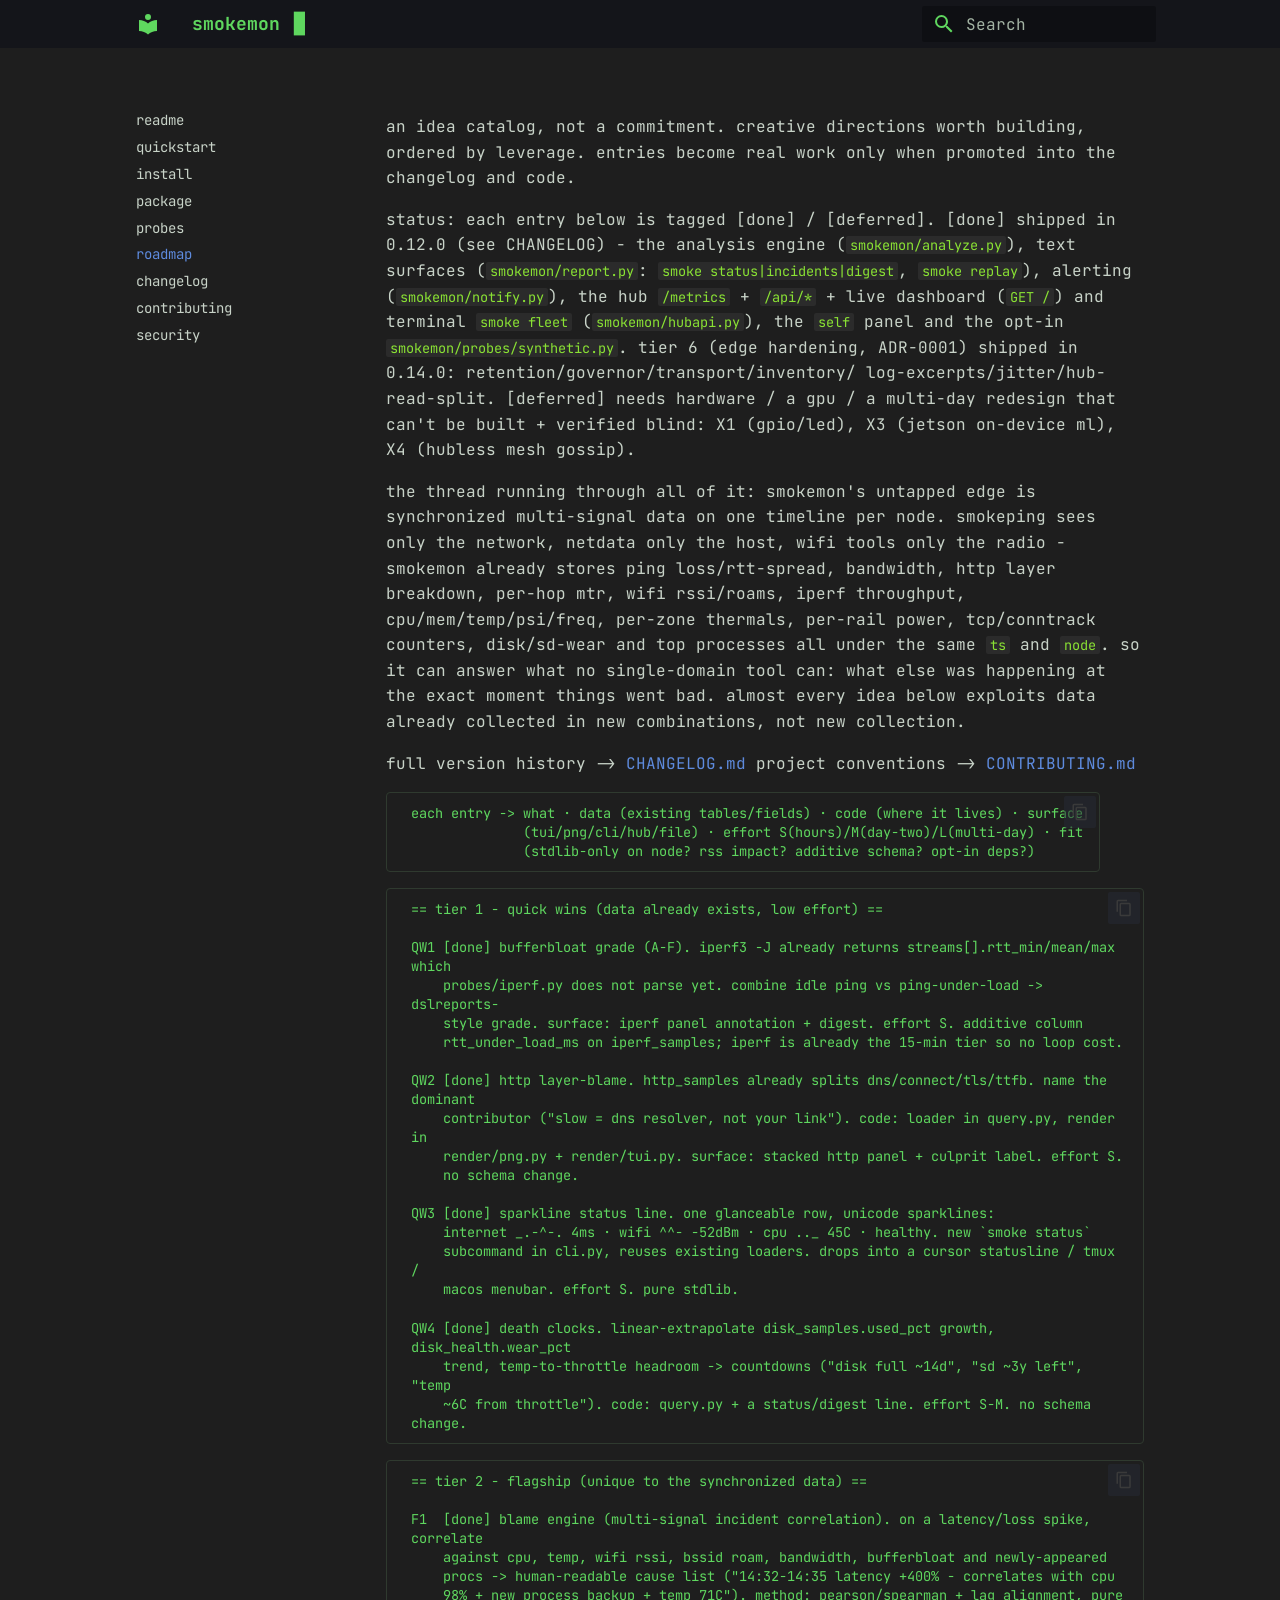
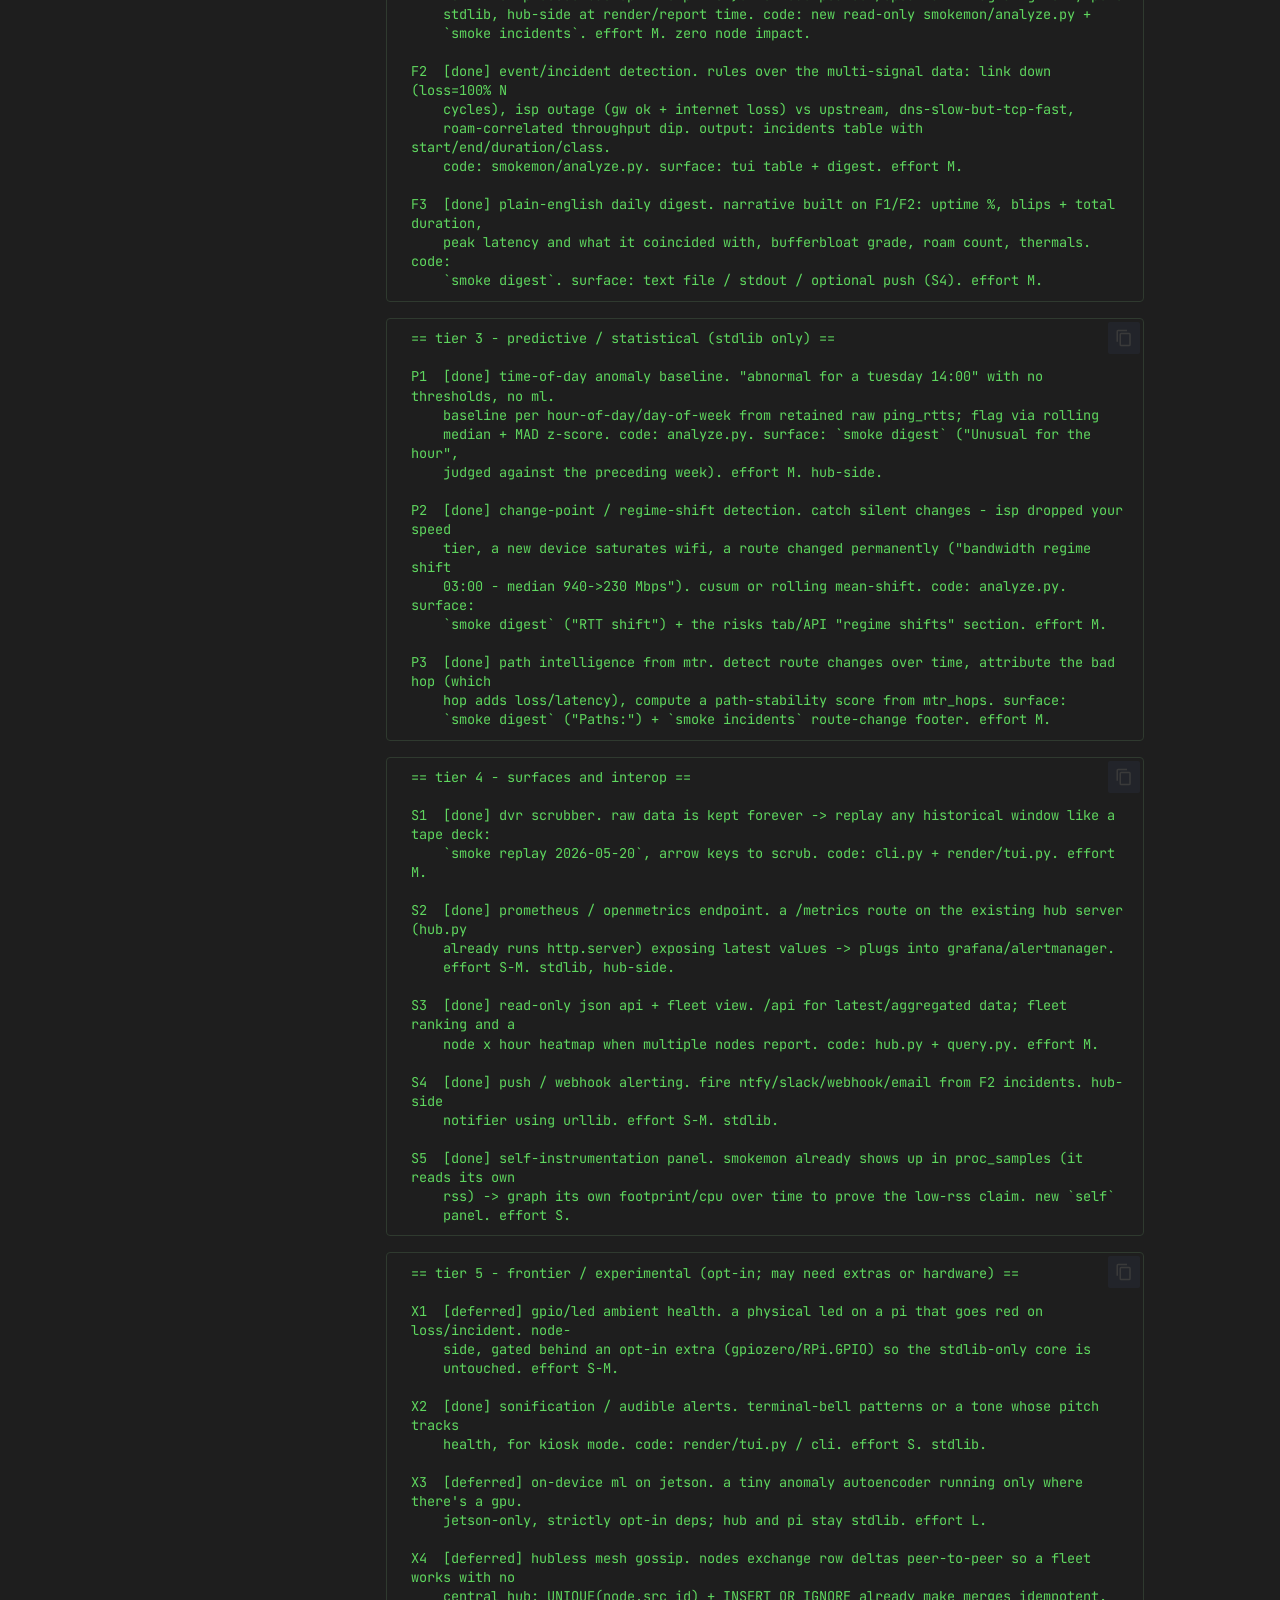
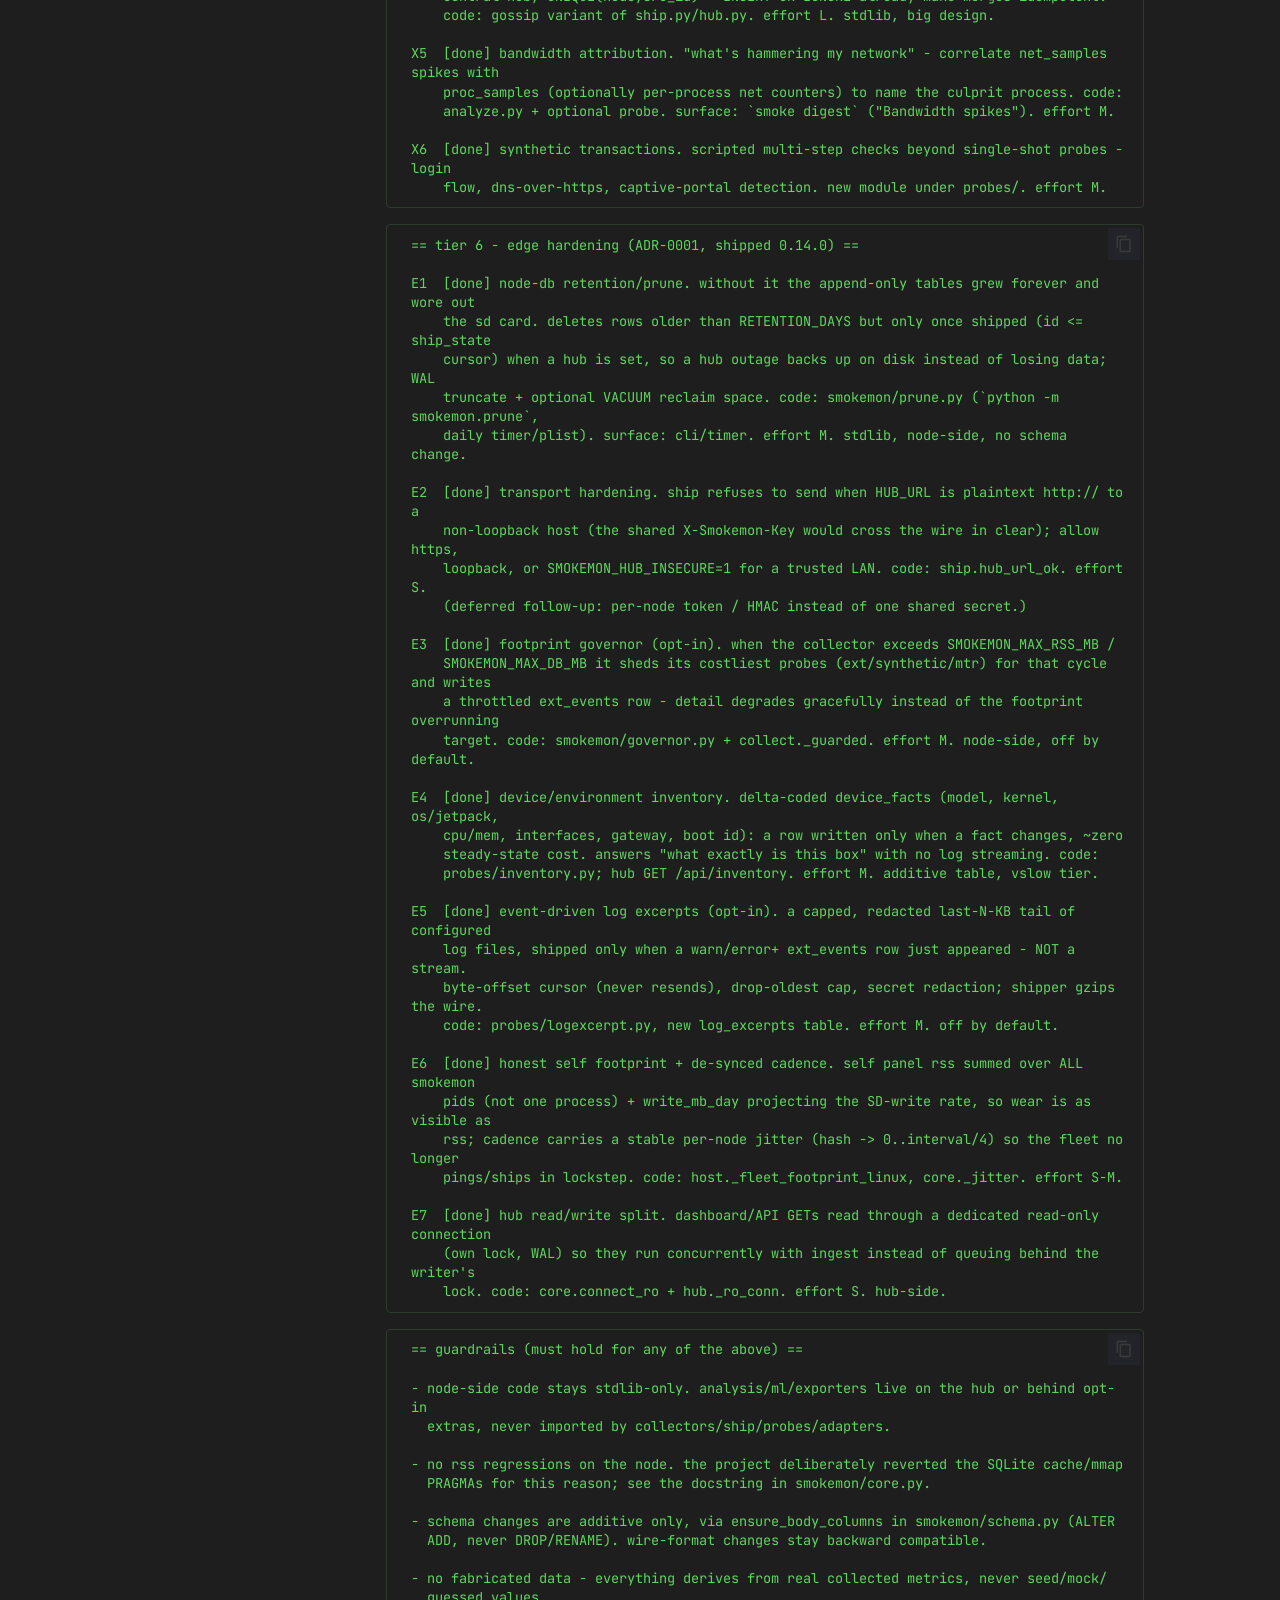
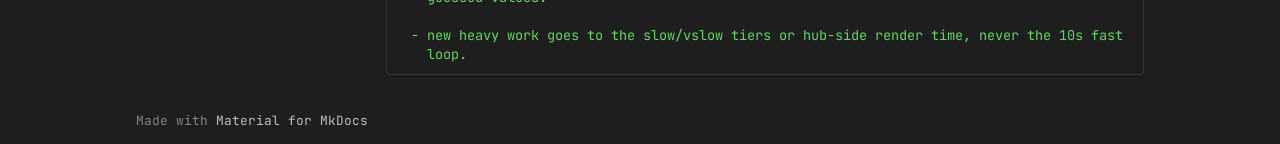
<file: PLAN/index.html>
<!doctype html>
<html lang="en" class="no-js">
  <head>
    
      <meta charset="utf-8">
      <meta name="viewport" content="width=device-width,initial-scale=1">
      
        <meta name="description" content="full-stack network + host monitoring for the edge — every signal on one timeline, in stdlib python and ~30 mb of ram. no cloud, no dependencies, nothing to install but python.">
      
      
      
        <link rel="canonical" href="https://oovets.github.io/smokemon/PLAN/">
      
      
        <link rel="prev" href="../probes/">
      
      
        <link rel="next" href="../CHANGELOG/">
      
      
        
      
      
      <link rel="icon" href="../assets/images/favicon.png">
      <meta name="generator" content="mkdocs-1.6.1, mkdocs-material-9.7.6">
    
    
      
        <title>roadmap - smokemon</title>
      
    
    
      <link rel="stylesheet" href="../assets/stylesheets/main.484c7ddc.min.css">
      
        
        <link rel="stylesheet" href="../assets/stylesheets/palette.ab4e12ef.min.css">
      
      


    
    
      
    
    
      
        
        
        <link rel="preconnect" href="https://fonts.gstatic.com" crossorigin>
        <link rel="stylesheet" href="https://fonts.googleapis.com/css?family=JetBrains+Mono:300,300i,400,400i,700,700i%7CJetBrains+Mono:400,400i,700,700i&display=fallback">
        <style>:root{--md-text-font:"JetBrains Mono";--md-code-font:"JetBrains Mono"}</style>
      
    
    
      <link rel="stylesheet" href="../extra.css">
    
      <link rel="stylesheet" href="https://stevoo.net/theme.css">
    
      <link rel="stylesheet" href="https://api.mapbox.com/mapbox-gl-js/v3.9.0/mapbox-gl.css">
    
    <script>__md_scope=new URL("..",location),__md_hash=e=>[...e].reduce(((e,_)=>(e<<5)-e+_.charCodeAt(0)),0),__md_get=(e,_=localStorage,t=__md_scope)=>JSON.parse(_.getItem(t.pathname+"."+e)),__md_set=(e,_,t=localStorage,a=__md_scope)=>{try{t.setItem(a.pathname+"."+e,JSON.stringify(_))}catch(e){}}</script>
    
      

    
    
  </head>
  
  
    
    
    
    
    
    <body dir="ltr" data-md-color-scheme="slate" data-md-color-primary="black" data-md-color-accent="green">
  
    
    <input class="md-toggle" data-md-toggle="drawer" type="checkbox" id="__drawer" autocomplete="off">
    <input class="md-toggle" data-md-toggle="search" type="checkbox" id="__search" autocomplete="off">
    <label class="md-overlay" for="__drawer"></label>
    <div data-md-component="skip">
      
        
        <a href="#smokemon-ideas-roadmap" class="md-skip">
          Skip to content
        </a>
      
    </div>
    <div data-md-component="announce">
      
    </div>
    
    
      

  

<header class="md-header md-header--shadow" data-md-component="header">
  <nav class="md-header__inner md-grid" aria-label="Header">
    <a href="/" title="smokemon" class="md-header__button md-logo" aria-label="smokemon" data-md-component="logo">
      
  
  <svg xmlns="http://www.w3.org/2000/svg" viewBox="0 0 24 24"><path d="M12 8a3 3 0 0 0 3-3 3 3 0 0 0-3-3 3 3 0 0 0-3 3 3 3 0 0 0 3 3m0 3.54C9.64 9.35 6.5 8 3 8v11c3.5 0 6.64 1.35 9 3.54 2.36-2.19 5.5-3.54 9-3.54V8c-3.5 0-6.64 1.35-9 3.54"/></svg>

    </a>
    <label class="md-header__button md-icon" for="__drawer">
      
      <svg xmlns="http://www.w3.org/2000/svg" viewBox="0 0 24 24"><path d="M3 6h18v2H3zm0 5h18v2H3zm0 5h18v2H3z"/></svg>
    </label>
    <div class="md-header__title" data-md-component="header-title">
      <div class="md-header__ellipsis">
        <div class="md-header__topic">
          <span class="md-ellipsis">
            smokemon
          </span>
        </div>
        <div class="md-header__topic" data-md-component="header-topic">
          <span class="md-ellipsis">
            
              roadmap
            
          </span>
        </div>
      </div>
    </div>
    
      
    
    
    
    
      
      
        <label class="md-header__button md-icon" for="__search">
          
          <svg xmlns="http://www.w3.org/2000/svg" viewBox="0 0 24 24"><path d="M9.5 3A6.5 6.5 0 0 1 16 9.5c0 1.61-.59 3.09-1.56 4.23l.27.27h.79l5 5-1.5 1.5-5-5v-.79l-.27-.27A6.52 6.52 0 0 1 9.5 16 6.5 6.5 0 0 1 3 9.5 6.5 6.5 0 0 1 9.5 3m0 2C7 5 5 7 5 9.5S7 14 9.5 14 14 12 14 9.5 12 5 9.5 5"/></svg>
        </label>
        <div class="md-search" data-md-component="search" role="dialog">
  <label class="md-search__overlay" for="__search"></label>
  <div class="md-search__inner" role="search">
    <form class="md-search__form" name="search">
      <input type="text" class="md-search__input" name="query" aria-label="Search" placeholder="Search" autocapitalize="off" autocorrect="off" autocomplete="off" spellcheck="false" data-md-component="search-query" required>
      <label class="md-search__icon md-icon" for="__search">
        
        <svg xmlns="http://www.w3.org/2000/svg" viewBox="0 0 24 24"><path d="M9.5 3A6.5 6.5 0 0 1 16 9.5c0 1.61-.59 3.09-1.56 4.23l.27.27h.79l5 5-1.5 1.5-5-5v-.79l-.27-.27A6.52 6.52 0 0 1 9.5 16 6.5 6.5 0 0 1 3 9.5 6.5 6.5 0 0 1 9.5 3m0 2C7 5 5 7 5 9.5S7 14 9.5 14 14 12 14 9.5 12 5 9.5 5"/></svg>
        
        <svg xmlns="http://www.w3.org/2000/svg" viewBox="0 0 24 24"><path d="M20 11v2H8l5.5 5.5-1.42 1.42L4.16 12l7.92-7.92L13.5 5.5 8 11z"/></svg>
      </label>
      <nav class="md-search__options" aria-label="Search">
        
        <button type="reset" class="md-search__icon md-icon" title="Clear" aria-label="Clear" tabindex="-1">
          
          <svg xmlns="http://www.w3.org/2000/svg" viewBox="0 0 24 24"><path d="M19 6.41 17.59 5 12 10.59 6.41 5 5 6.41 10.59 12 5 17.59 6.41 19 12 13.41 17.59 19 19 17.59 13.41 12z"/></svg>
        </button>
      </nav>
      
    </form>
    <div class="md-search__output">
      <div class="md-search__scrollwrap" tabindex="0" data-md-scrollfix>
        <div class="md-search-result" data-md-component="search-result">
          <div class="md-search-result__meta">
            Initializing search
          </div>
          <ol class="md-search-result__list" role="presentation"></ol>
        </div>
      </div>
    </div>
  </div>
</div>
      
    
    
  </nav>
  
</header>
    
    <div class="md-container" data-md-component="container">
      
      
        
          
        
      
      <main class="md-main" data-md-component="main">
        <div class="md-main__inner md-grid">
          
            
              
              <div class="md-sidebar md-sidebar--primary" data-md-component="sidebar" data-md-type="navigation" >
                <div class="md-sidebar__scrollwrap">
                  <div class="md-sidebar__inner">
                    



  

<nav class="md-nav md-nav--primary md-nav--integrated" aria-label="Navigation" data-md-level="0">
  <label class="md-nav__title" for="__drawer">
    <a href="/" title="smokemon" class="md-nav__button md-logo" aria-label="smokemon" data-md-component="logo">
      
  
  <svg xmlns="http://www.w3.org/2000/svg" viewBox="0 0 24 24"><path d="M12 8a3 3 0 0 0 3-3 3 3 0 0 0-3-3 3 3 0 0 0-3 3 3 3 0 0 0 3 3m0 3.54C9.64 9.35 6.5 8 3 8v11c3.5 0 6.64 1.35 9 3.54 2.36-2.19 5.5-3.54 9-3.54V8c-3.5 0-6.64 1.35-9 3.54"/></svg>

    </a>
    smokemon
  </label>
  
  <ul class="md-nav__list" data-md-scrollfix>
    
      
      
  
  
  
  
    <li class="md-nav__item">
      <a href=".." class="md-nav__link">
        
  
  
  <span class="md-ellipsis">
    
  
    readme
  

    
  </span>
  
  

      </a>
    </li>
  

    
      
      
  
  
  
  
    <li class="md-nav__item">
      <a href="../QUICKSTART/" class="md-nav__link">
        
  
  
  <span class="md-ellipsis">
    
  
    quickstart
  

    
  </span>
  
  

      </a>
    </li>
  

    
      
      
  
  
  
  
    <li class="md-nav__item">
      <a href="../INSTALL/" class="md-nav__link">
        
  
  
  <span class="md-ellipsis">
    
  
    install
  

    
  </span>
  
  

      </a>
    </li>
  

    
      
      
  
  
  
  
    <li class="md-nav__item">
      <a href="../package/" class="md-nav__link">
        
  
  
  <span class="md-ellipsis">
    
  
    package
  

    
  </span>
  
  

      </a>
    </li>
  

    
      
      
  
  
  
  
    <li class="md-nav__item">
      <a href="../probes/" class="md-nav__link">
        
  
  
  <span class="md-ellipsis">
    
  
    probes
  

    
  </span>
  
  

      </a>
    </li>
  

    
      
      
  
  
    
  
  
  
    <li class="md-nav__item md-nav__item--active">
      
      <input class="md-nav__toggle md-toggle" type="checkbox" id="__toc">
      
      
        
      
      
      <a href="./" class="md-nav__link md-nav__link--active">
        
  
  
  <span class="md-ellipsis">
    
  
    roadmap
  

    
  </span>
  
  

      </a>
      
    </li>
  

    
      
      
  
  
  
  
    <li class="md-nav__item">
      <a href="../CHANGELOG/" class="md-nav__link">
        
  
  
  <span class="md-ellipsis">
    
  
    changelog
  

    
  </span>
  
  

      </a>
    </li>
  

    
      
      
  
  
  
  
    <li class="md-nav__item">
      <a href="../CONTRIBUTING/" class="md-nav__link">
        
  
  
  <span class="md-ellipsis">
    
  
    contributing
  

    
  </span>
  
  

      </a>
    </li>
  

    
      
      
  
  
  
  
    <li class="md-nav__item">
      <a href="../SECURITY/" class="md-nav__link">
        
  
  
  <span class="md-ellipsis">
    
  
    security
  

    
  </span>
  
  

      </a>
    </li>
  

    
  </ul>
</nav>
                  </div>
                </div>
              </div>
            
            
          
          
            <div class="md-content" data-md-component="content">
              
              <article class="md-content__inner md-typeset">
                
                  



<h1 id="smokemon-ideas-roadmap">smokemon - ideas roadmap<a class="headerlink" href="#smokemon-ideas-roadmap" title="Permanent link">&para;</a></h1>
<p>an idea catalog, not a commitment. creative directions worth building, ordered by leverage.
entries become real work only when promoted into the changelog and code.</p>
<p>status: each entry below is tagged [done] / [deferred]. [done] shipped in 0.12.0 (see
CHANGELOG) - the analysis engine (<code>smokemon/analyze.py</code>), text surfaces (<code>smokemon/report.py</code>:
<code>smoke status|incidents|digest</code>, <code>smoke replay</code>), alerting (<code>smokemon/notify.py</code>), the hub
<code>/metrics</code> + <code>/api/*</code> + live dashboard (<code>GET /</code>) and terminal <code>smoke fleet</code>
(<code>smokemon/hubapi.py</code>), the <code>self</code> panel and the opt-in <code>smokemon/probes/synthetic.py</code>.
tier 6 (edge hardening, ADR-0001) shipped in 0.14.0: retention/governor/transport/inventory/
log-excerpts/jitter/hub-read-split. [deferred] needs hardware / a gpu / a multi-day redesign
that can't be built + verified blind: X1 (gpio/led), X3 (jetson on-device ml), X4 (hubless
mesh gossip).</p>
<p>the thread running through all of it: smokemon's untapped edge is synchronized
multi-signal data on one timeline per node. smokeping sees only the network, netdata only the
host, wifi tools only the radio - smokemon already stores ping loss/rtt-spread, bandwidth,
http layer breakdown, per-hop mtr, wifi rssi/roams, iperf throughput, cpu/mem/temp/psi/freq,
per-zone thermals, per-rail power, tcp/conntrack counters, disk/sd-wear and top processes all
under the same <code>ts</code> and <code>node</code>. so it can answer what no single-domain tool can: what else was
happening at the exact moment things went bad. almost every idea below exploits data already
collected in new combinations, not new collection.</p>
<p>full version history -&gt; <a href="../CHANGELOG/">CHANGELOG.md</a>
project conventions -&gt; <a href="../CONTRIBUTING/">CONTRIBUTING.md</a></p>
<div class="highlight"><pre><span></span><code><a id="__codelineno-0-1" name="__codelineno-0-1" href="#__codelineno-0-1"></a>each entry -&gt; what · data (existing tables/fields) · code (where it lives) · surface
<a id="__codelineno-0-2" name="__codelineno-0-2" href="#__codelineno-0-2"></a>              (tui/png/cli/hub/file) · effort S(hours)/M(day-two)/L(multi-day) · fit
<a id="__codelineno-0-3" name="__codelineno-0-3" href="#__codelineno-0-3"></a>              (stdlib-only on node? rss impact? additive schema? opt-in deps?)
</code></pre></div>
<div class="highlight"><pre><span></span><code><a id="__codelineno-1-1" name="__codelineno-1-1" href="#__codelineno-1-1"></a>== tier 1 - quick wins (data already exists, low effort) ==
<a id="__codelineno-1-2" name="__codelineno-1-2" href="#__codelineno-1-2"></a>
<a id="__codelineno-1-3" name="__codelineno-1-3" href="#__codelineno-1-3"></a>QW1 [done] bufferbloat grade (A-F). iperf3 -J already returns streams[].rtt_min/mean/max which
<a id="__codelineno-1-4" name="__codelineno-1-4" href="#__codelineno-1-4"></a>    probes/iperf.py does not parse yet. combine idle ping vs ping-under-load -&gt; dslreports-
<a id="__codelineno-1-5" name="__codelineno-1-5" href="#__codelineno-1-5"></a>    style grade. surface: iperf panel annotation + digest. effort S. additive column
<a id="__codelineno-1-6" name="__codelineno-1-6" href="#__codelineno-1-6"></a>    rtt_under_load_ms on iperf_samples; iperf is already the 15-min tier so no loop cost.
<a id="__codelineno-1-7" name="__codelineno-1-7" href="#__codelineno-1-7"></a>
<a id="__codelineno-1-8" name="__codelineno-1-8" href="#__codelineno-1-8"></a>QW2 [done] http layer-blame. http_samples already splits dns/connect/tls/ttfb. name the dominant
<a id="__codelineno-1-9" name="__codelineno-1-9" href="#__codelineno-1-9"></a>    contributor (&quot;slow = dns resolver, not your link&quot;). code: loader in query.py, render in
<a id="__codelineno-1-10" name="__codelineno-1-10" href="#__codelineno-1-10"></a>    render/png.py + render/tui.py. surface: stacked http panel + culprit label. effort S.
<a id="__codelineno-1-11" name="__codelineno-1-11" href="#__codelineno-1-11"></a>    no schema change.
<a id="__codelineno-1-12" name="__codelineno-1-12" href="#__codelineno-1-12"></a>
<a id="__codelineno-1-13" name="__codelineno-1-13" href="#__codelineno-1-13"></a>QW3 [done] sparkline status line. one glanceable row, unicode sparklines:
<a id="__codelineno-1-14" name="__codelineno-1-14" href="#__codelineno-1-14"></a>    internet _.-^-. 4ms · wifi ^^- -52dBm · cpu .._ 45C · healthy. new `smoke status`
<a id="__codelineno-1-15" name="__codelineno-1-15" href="#__codelineno-1-15"></a>    subcommand in cli.py, reuses existing loaders. drops into a cursor statusline / tmux /
<a id="__codelineno-1-16" name="__codelineno-1-16" href="#__codelineno-1-16"></a>    macos menubar. effort S. pure stdlib.
<a id="__codelineno-1-17" name="__codelineno-1-17" href="#__codelineno-1-17"></a>
<a id="__codelineno-1-18" name="__codelineno-1-18" href="#__codelineno-1-18"></a>QW4 [done] death clocks. linear-extrapolate disk_samples.used_pct growth, disk_health.wear_pct
<a id="__codelineno-1-19" name="__codelineno-1-19" href="#__codelineno-1-19"></a>    trend, temp-to-throttle headroom -&gt; countdowns (&quot;disk full ~14d&quot;, &quot;sd ~3y left&quot;, &quot;temp
<a id="__codelineno-1-20" name="__codelineno-1-20" href="#__codelineno-1-20"></a>    ~6C from throttle&quot;). code: query.py + a status/digest line. effort S-M. no schema change.
</code></pre></div>
<div class="highlight"><pre><span></span><code><a id="__codelineno-2-1" name="__codelineno-2-1" href="#__codelineno-2-1"></a>== tier 2 - flagship (unique to the synchronized data) ==
<a id="__codelineno-2-2" name="__codelineno-2-2" href="#__codelineno-2-2"></a>
<a id="__codelineno-2-3" name="__codelineno-2-3" href="#__codelineno-2-3"></a>F1  [done] blame engine (multi-signal incident correlation). on a latency/loss spike, correlate
<a id="__codelineno-2-4" name="__codelineno-2-4" href="#__codelineno-2-4"></a>    against cpu, temp, wifi rssi, bssid roam, bandwidth, bufferbloat and newly-appeared
<a id="__codelineno-2-5" name="__codelineno-2-5" href="#__codelineno-2-5"></a>    procs -&gt; human-readable cause list (&quot;14:32-14:35 latency +400% - correlates with cpu
<a id="__codelineno-2-6" name="__codelineno-2-6" href="#__codelineno-2-6"></a>    98% + new process backup + temp 71C&quot;). method: pearson/spearman + lag alignment, pure
<a id="__codelineno-2-7" name="__codelineno-2-7" href="#__codelineno-2-7"></a>    stdlib, hub-side at render/report time. code: new read-only smokemon/analyze.py +
<a id="__codelineno-2-8" name="__codelineno-2-8" href="#__codelineno-2-8"></a>    `smoke incidents`. effort M. zero node impact.
<a id="__codelineno-2-9" name="__codelineno-2-9" href="#__codelineno-2-9"></a>
<a id="__codelineno-2-10" name="__codelineno-2-10" href="#__codelineno-2-10"></a>F2  [done] event/incident detection. rules over the multi-signal data: link down (loss=100% N
<a id="__codelineno-2-11" name="__codelineno-2-11" href="#__codelineno-2-11"></a>    cycles), isp outage (gw ok + internet loss) vs upstream, dns-slow-but-tcp-fast,
<a id="__codelineno-2-12" name="__codelineno-2-12" href="#__codelineno-2-12"></a>    roam-correlated throughput dip. output: incidents table with start/end/duration/class.
<a id="__codelineno-2-13" name="__codelineno-2-13" href="#__codelineno-2-13"></a>    code: smokemon/analyze.py. surface: tui table + digest. effort M.
<a id="__codelineno-2-14" name="__codelineno-2-14" href="#__codelineno-2-14"></a>
<a id="__codelineno-2-15" name="__codelineno-2-15" href="#__codelineno-2-15"></a>F3  [done] plain-english daily digest. narrative built on F1/F2: uptime %, blips + total duration,
<a id="__codelineno-2-16" name="__codelineno-2-16" href="#__codelineno-2-16"></a>    peak latency and what it coincided with, bufferbloat grade, roam count, thermals. code:
<a id="__codelineno-2-17" name="__codelineno-2-17" href="#__codelineno-2-17"></a>    `smoke digest`. surface: text file / stdout / optional push (S4). effort M.
</code></pre></div>
<div class="highlight"><pre><span></span><code><a id="__codelineno-3-1" name="__codelineno-3-1" href="#__codelineno-3-1"></a>== tier 3 - predictive / statistical (stdlib only) ==
<a id="__codelineno-3-2" name="__codelineno-3-2" href="#__codelineno-3-2"></a>
<a id="__codelineno-3-3" name="__codelineno-3-3" href="#__codelineno-3-3"></a>P1  [done] time-of-day anomaly baseline. &quot;abnormal for a tuesday 14:00&quot; with no thresholds, no ml.
<a id="__codelineno-3-4" name="__codelineno-3-4" href="#__codelineno-3-4"></a>    baseline per hour-of-day/day-of-week from retained raw ping_rtts; flag via rolling
<a id="__codelineno-3-5" name="__codelineno-3-5" href="#__codelineno-3-5"></a>    median + MAD z-score. code: analyze.py. surface: `smoke digest` (&quot;Unusual for the hour&quot;,
<a id="__codelineno-3-6" name="__codelineno-3-6" href="#__codelineno-3-6"></a>    judged against the preceding week). effort M. hub-side.
<a id="__codelineno-3-7" name="__codelineno-3-7" href="#__codelineno-3-7"></a>
<a id="__codelineno-3-8" name="__codelineno-3-8" href="#__codelineno-3-8"></a>P2  [done] change-point / regime-shift detection. catch silent changes - isp dropped your speed
<a id="__codelineno-3-9" name="__codelineno-3-9" href="#__codelineno-3-9"></a>    tier, a new device saturates wifi, a route changed permanently (&quot;bandwidth regime shift
<a id="__codelineno-3-10" name="__codelineno-3-10" href="#__codelineno-3-10"></a>    03:00 - median 940-&gt;230 Mbps&quot;). cusum or rolling mean-shift. code: analyze.py. surface:
<a id="__codelineno-3-11" name="__codelineno-3-11" href="#__codelineno-3-11"></a>    `smoke digest` (&quot;RTT shift&quot;) + the risks tab/API &quot;regime shifts&quot; section. effort M.
<a id="__codelineno-3-12" name="__codelineno-3-12" href="#__codelineno-3-12"></a>
<a id="__codelineno-3-13" name="__codelineno-3-13" href="#__codelineno-3-13"></a>P3  [done] path intelligence from mtr. detect route changes over time, attribute the bad hop (which
<a id="__codelineno-3-14" name="__codelineno-3-14" href="#__codelineno-3-14"></a>    hop adds loss/latency), compute a path-stability score from mtr_hops. surface:
<a id="__codelineno-3-15" name="__codelineno-3-15" href="#__codelineno-3-15"></a>    `smoke digest` (&quot;Paths:&quot;) + `smoke incidents` route-change footer. effort M.
</code></pre></div>
<div class="highlight"><pre><span></span><code><a id="__codelineno-4-1" name="__codelineno-4-1" href="#__codelineno-4-1"></a>== tier 4 - surfaces and interop ==
<a id="__codelineno-4-2" name="__codelineno-4-2" href="#__codelineno-4-2"></a>
<a id="__codelineno-4-3" name="__codelineno-4-3" href="#__codelineno-4-3"></a>S1  [done] dvr scrubber. raw data is kept forever -&gt; replay any historical window like a tape deck:
<a id="__codelineno-4-4" name="__codelineno-4-4" href="#__codelineno-4-4"></a>    `smoke replay 2026-05-20`, arrow keys to scrub. code: cli.py + render/tui.py. effort M.
<a id="__codelineno-4-5" name="__codelineno-4-5" href="#__codelineno-4-5"></a>
<a id="__codelineno-4-6" name="__codelineno-4-6" href="#__codelineno-4-6"></a>S2  [done] prometheus / openmetrics endpoint. a /metrics route on the existing hub server (hub.py
<a id="__codelineno-4-7" name="__codelineno-4-7" href="#__codelineno-4-7"></a>    already runs http.server) exposing latest values -&gt; plugs into grafana/alertmanager.
<a id="__codelineno-4-8" name="__codelineno-4-8" href="#__codelineno-4-8"></a>    effort S-M. stdlib, hub-side.
<a id="__codelineno-4-9" name="__codelineno-4-9" href="#__codelineno-4-9"></a>
<a id="__codelineno-4-10" name="__codelineno-4-10" href="#__codelineno-4-10"></a>S3  [done] read-only json api + fleet view. /api for latest/aggregated data; fleet ranking and a
<a id="__codelineno-4-11" name="__codelineno-4-11" href="#__codelineno-4-11"></a>    node x hour heatmap when multiple nodes report. code: hub.py + query.py. effort M.
<a id="__codelineno-4-12" name="__codelineno-4-12" href="#__codelineno-4-12"></a>
<a id="__codelineno-4-13" name="__codelineno-4-13" href="#__codelineno-4-13"></a>S4  [done] push / webhook alerting. fire ntfy/slack/webhook/email from F2 incidents. hub-side
<a id="__codelineno-4-14" name="__codelineno-4-14" href="#__codelineno-4-14"></a>    notifier using urllib. effort S-M. stdlib.
<a id="__codelineno-4-15" name="__codelineno-4-15" href="#__codelineno-4-15"></a>
<a id="__codelineno-4-16" name="__codelineno-4-16" href="#__codelineno-4-16"></a>S5  [done] self-instrumentation panel. smokemon already shows up in proc_samples (it reads its own
<a id="__codelineno-4-17" name="__codelineno-4-17" href="#__codelineno-4-17"></a>    rss) -&gt; graph its own footprint/cpu over time to prove the low-rss claim. new `self`
<a id="__codelineno-4-18" name="__codelineno-4-18" href="#__codelineno-4-18"></a>    panel. effort S.
</code></pre></div>
<div class="highlight"><pre><span></span><code><a id="__codelineno-5-1" name="__codelineno-5-1" href="#__codelineno-5-1"></a>== tier 5 - frontier / experimental (opt-in; may need extras or hardware) ==
<a id="__codelineno-5-2" name="__codelineno-5-2" href="#__codelineno-5-2"></a>
<a id="__codelineno-5-3" name="__codelineno-5-3" href="#__codelineno-5-3"></a>X1  [deferred] gpio/led ambient health. a physical led on a pi that goes red on loss/incident. node-
<a id="__codelineno-5-4" name="__codelineno-5-4" href="#__codelineno-5-4"></a>    side, gated behind an opt-in extra (gpiozero/RPi.GPIO) so the stdlib-only core is
<a id="__codelineno-5-5" name="__codelineno-5-5" href="#__codelineno-5-5"></a>    untouched. effort S-M.
<a id="__codelineno-5-6" name="__codelineno-5-6" href="#__codelineno-5-6"></a>
<a id="__codelineno-5-7" name="__codelineno-5-7" href="#__codelineno-5-7"></a>X2  [done] sonification / audible alerts. terminal-bell patterns or a tone whose pitch tracks
<a id="__codelineno-5-8" name="__codelineno-5-8" href="#__codelineno-5-8"></a>    health, for kiosk mode. code: render/tui.py / cli. effort S. stdlib.
<a id="__codelineno-5-9" name="__codelineno-5-9" href="#__codelineno-5-9"></a>
<a id="__codelineno-5-10" name="__codelineno-5-10" href="#__codelineno-5-10"></a>X3  [deferred] on-device ml on jetson. a tiny anomaly autoencoder running only where there&#39;s a gpu.
<a id="__codelineno-5-11" name="__codelineno-5-11" href="#__codelineno-5-11"></a>    jetson-only, strictly opt-in deps; hub and pi stay stdlib. effort L.
<a id="__codelineno-5-12" name="__codelineno-5-12" href="#__codelineno-5-12"></a>
<a id="__codelineno-5-13" name="__codelineno-5-13" href="#__codelineno-5-13"></a>X4  [deferred] hubless mesh gossip. nodes exchange row deltas peer-to-peer so a fleet works with no
<a id="__codelineno-5-14" name="__codelineno-5-14" href="#__codelineno-5-14"></a>    central hub; UNIQUE(node,src_id) + INSERT OR IGNORE already make merges idempotent.
<a id="__codelineno-5-15" name="__codelineno-5-15" href="#__codelineno-5-15"></a>    code: gossip variant of ship.py/hub.py. effort L. stdlib, big design.
<a id="__codelineno-5-16" name="__codelineno-5-16" href="#__codelineno-5-16"></a>
<a id="__codelineno-5-17" name="__codelineno-5-17" href="#__codelineno-5-17"></a>X5  [done] bandwidth attribution. &quot;what&#39;s hammering my network&quot; - correlate net_samples spikes with
<a id="__codelineno-5-18" name="__codelineno-5-18" href="#__codelineno-5-18"></a>    proc_samples (optionally per-process net counters) to name the culprit process. code:
<a id="__codelineno-5-19" name="__codelineno-5-19" href="#__codelineno-5-19"></a>    analyze.py + optional probe. surface: `smoke digest` (&quot;Bandwidth spikes&quot;). effort M.
<a id="__codelineno-5-20" name="__codelineno-5-20" href="#__codelineno-5-20"></a>
<a id="__codelineno-5-21" name="__codelineno-5-21" href="#__codelineno-5-21"></a>X6  [done] synthetic transactions. scripted multi-step checks beyond single-shot probes - login
<a id="__codelineno-5-22" name="__codelineno-5-22" href="#__codelineno-5-22"></a>    flow, dns-over-https, captive-portal detection. new module under probes/. effort M.
</code></pre></div>
<div class="highlight"><pre><span></span><code><a id="__codelineno-6-1" name="__codelineno-6-1" href="#__codelineno-6-1"></a>== tier 6 - edge hardening (ADR-0001, shipped 0.14.0) ==
<a id="__codelineno-6-2" name="__codelineno-6-2" href="#__codelineno-6-2"></a>
<a id="__codelineno-6-3" name="__codelineno-6-3" href="#__codelineno-6-3"></a>E1  [done] node-db retention/prune. without it the append-only tables grew forever and wore out
<a id="__codelineno-6-4" name="__codelineno-6-4" href="#__codelineno-6-4"></a>    the sd card. deletes rows older than RETENTION_DAYS but only once shipped (id &lt;= ship_state
<a id="__codelineno-6-5" name="__codelineno-6-5" href="#__codelineno-6-5"></a>    cursor) when a hub is set, so a hub outage backs up on disk instead of losing data; WAL
<a id="__codelineno-6-6" name="__codelineno-6-6" href="#__codelineno-6-6"></a>    truncate + optional VACUUM reclaim space. code: smokemon/prune.py (`python -m smokemon.prune`,
<a id="__codelineno-6-7" name="__codelineno-6-7" href="#__codelineno-6-7"></a>    daily timer/plist). surface: cli/timer. effort M. stdlib, node-side, no schema change.
<a id="__codelineno-6-8" name="__codelineno-6-8" href="#__codelineno-6-8"></a>
<a id="__codelineno-6-9" name="__codelineno-6-9" href="#__codelineno-6-9"></a>E2  [done] transport hardening. ship refuses to send when HUB_URL is plaintext http:// to a
<a id="__codelineno-6-10" name="__codelineno-6-10" href="#__codelineno-6-10"></a>    non-loopback host (the shared X-Smokemon-Key would cross the wire in clear); allow https,
<a id="__codelineno-6-11" name="__codelineno-6-11" href="#__codelineno-6-11"></a>    loopback, or SMOKEMON_HUB_INSECURE=1 for a trusted LAN. code: ship.hub_url_ok. effort S.
<a id="__codelineno-6-12" name="__codelineno-6-12" href="#__codelineno-6-12"></a>    (deferred follow-up: per-node token / HMAC instead of one shared secret.)
<a id="__codelineno-6-13" name="__codelineno-6-13" href="#__codelineno-6-13"></a>
<a id="__codelineno-6-14" name="__codelineno-6-14" href="#__codelineno-6-14"></a>E3  [done] footprint governor (opt-in). when the collector exceeds SMOKEMON_MAX_RSS_MB /
<a id="__codelineno-6-15" name="__codelineno-6-15" href="#__codelineno-6-15"></a>    SMOKEMON_MAX_DB_MB it sheds its costliest probes (ext/synthetic/mtr) for that cycle and writes
<a id="__codelineno-6-16" name="__codelineno-6-16" href="#__codelineno-6-16"></a>    a throttled ext_events row - detail degrades gracefully instead of the footprint overrunning
<a id="__codelineno-6-17" name="__codelineno-6-17" href="#__codelineno-6-17"></a>    target. code: smokemon/governor.py + collect._guarded. effort M. node-side, off by default.
<a id="__codelineno-6-18" name="__codelineno-6-18" href="#__codelineno-6-18"></a>
<a id="__codelineno-6-19" name="__codelineno-6-19" href="#__codelineno-6-19"></a>E4  [done] device/environment inventory. delta-coded device_facts (model, kernel, os/jetpack,
<a id="__codelineno-6-20" name="__codelineno-6-20" href="#__codelineno-6-20"></a>    cpu/mem, interfaces, gateway, boot id): a row written only when a fact changes, ~zero
<a id="__codelineno-6-21" name="__codelineno-6-21" href="#__codelineno-6-21"></a>    steady-state cost. answers &quot;what exactly is this box&quot; with no log streaming. code:
<a id="__codelineno-6-22" name="__codelineno-6-22" href="#__codelineno-6-22"></a>    probes/inventory.py; hub GET /api/inventory. effort M. additive table, vslow tier.
<a id="__codelineno-6-23" name="__codelineno-6-23" href="#__codelineno-6-23"></a>
<a id="__codelineno-6-24" name="__codelineno-6-24" href="#__codelineno-6-24"></a>E5  [done] event-driven log excerpts (opt-in). a capped, redacted last-N-KB tail of configured
<a id="__codelineno-6-25" name="__codelineno-6-25" href="#__codelineno-6-25"></a>    log files, shipped only when a warn/error+ ext_events row just appeared - NOT a stream.
<a id="__codelineno-6-26" name="__codelineno-6-26" href="#__codelineno-6-26"></a>    byte-offset cursor (never resends), drop-oldest cap, secret redaction; shipper gzips the wire.
<a id="__codelineno-6-27" name="__codelineno-6-27" href="#__codelineno-6-27"></a>    code: probes/logexcerpt.py, new log_excerpts table. effort M. off by default.
<a id="__codelineno-6-28" name="__codelineno-6-28" href="#__codelineno-6-28"></a>
<a id="__codelineno-6-29" name="__codelineno-6-29" href="#__codelineno-6-29"></a>E6  [done] honest self footprint + de-synced cadence. self panel rss summed over ALL smokemon
<a id="__codelineno-6-30" name="__codelineno-6-30" href="#__codelineno-6-30"></a>    pids (not one process) + write_mb_day projecting the SD-write rate, so wear is as visible as
<a id="__codelineno-6-31" name="__codelineno-6-31" href="#__codelineno-6-31"></a>    rss; cadence carries a stable per-node jitter (hash -&gt; 0..interval/4) so the fleet no longer
<a id="__codelineno-6-32" name="__codelineno-6-32" href="#__codelineno-6-32"></a>    pings/ships in lockstep. code: host._fleet_footprint_linux, core._jitter. effort S-M.
<a id="__codelineno-6-33" name="__codelineno-6-33" href="#__codelineno-6-33"></a>
<a id="__codelineno-6-34" name="__codelineno-6-34" href="#__codelineno-6-34"></a>E7  [done] hub read/write split. dashboard/API GETs read through a dedicated read-only connection
<a id="__codelineno-6-35" name="__codelineno-6-35" href="#__codelineno-6-35"></a>    (own lock, WAL) so they run concurrently with ingest instead of queuing behind the writer&#39;s
<a id="__codelineno-6-36" name="__codelineno-6-36" href="#__codelineno-6-36"></a>    lock. code: core.connect_ro + hub._ro_conn. effort S. hub-side.
</code></pre></div>
<div class="highlight"><pre><span></span><code><a id="__codelineno-7-1" name="__codelineno-7-1" href="#__codelineno-7-1"></a>== guardrails (must hold for any of the above) ==
<a id="__codelineno-7-2" name="__codelineno-7-2" href="#__codelineno-7-2"></a>
<a id="__codelineno-7-3" name="__codelineno-7-3" href="#__codelineno-7-3"></a>- node-side code stays stdlib-only. analysis/ml/exporters live on the hub or behind opt-in
<a id="__codelineno-7-4" name="__codelineno-7-4" href="#__codelineno-7-4"></a>  extras, never imported by collectors/ship/probes/adapters.
<a id="__codelineno-7-5" name="__codelineno-7-5" href="#__codelineno-7-5"></a>
<a id="__codelineno-7-6" name="__codelineno-7-6" href="#__codelineno-7-6"></a>- no rss regressions on the node. the project deliberately reverted the SQLite cache/mmap
<a id="__codelineno-7-7" name="__codelineno-7-7" href="#__codelineno-7-7"></a>  PRAGMAs for this reason; see the docstring in smokemon/core.py.
<a id="__codelineno-7-8" name="__codelineno-7-8" href="#__codelineno-7-8"></a>
<a id="__codelineno-7-9" name="__codelineno-7-9" href="#__codelineno-7-9"></a>- schema changes are additive only, via ensure_body_columns in smokemon/schema.py (ALTER
<a id="__codelineno-7-10" name="__codelineno-7-10" href="#__codelineno-7-10"></a>  ADD, never DROP/RENAME). wire-format changes stay backward compatible.
<a id="__codelineno-7-11" name="__codelineno-7-11" href="#__codelineno-7-11"></a>
<a id="__codelineno-7-12" name="__codelineno-7-12" href="#__codelineno-7-12"></a>- no fabricated data - everything derives from real collected metrics, never seed/mock/
<a id="__codelineno-7-13" name="__codelineno-7-13" href="#__codelineno-7-13"></a>  guessed values.
<a id="__codelineno-7-14" name="__codelineno-7-14" href="#__codelineno-7-14"></a>
<a id="__codelineno-7-15" name="__codelineno-7-15" href="#__codelineno-7-15"></a>- new heavy work goes to the slow/vslow tiers or hub-side render time, never the 10s fast
<a id="__codelineno-7-16" name="__codelineno-7-16" href="#__codelineno-7-16"></a>  loop.
</code></pre></div>












                
              </article>
            </div>
          
          
<script>var target=document.getElementById(location.hash.slice(1));target&&target.name&&(target.checked=target.name.startsWith("__tabbed_"))</script>
        </div>
        
          <button type="button" class="md-top md-icon" data-md-component="top" hidden>
  
  <svg xmlns="http://www.w3.org/2000/svg" viewBox="0 0 24 24"><path d="M13 20h-2V8l-5.5 5.5-1.42-1.42L12 4.16l7.92 7.92-1.42 1.42L13 8z"/></svg>
  Back to top
</button>
        
      </main>
      
        <footer class="md-footer">
  
  <div class="md-footer-meta md-typeset">
    <div class="md-footer-meta__inner md-grid">
      <div class="md-copyright">
  
  
    Made with
    <a href="https://squidfunk.github.io/mkdocs-material/" target="_blank" rel="noopener">
      Material for MkDocs
    </a>
  
</div>
      
    </div>
  </div>
</footer>
      
    </div>
    <div class="md-dialog" data-md-component="dialog">
      <div class="md-dialog__inner md-typeset"></div>
    </div>
    
    
    
      
      
      <script id="__config" type="application/json">{"annotate": null, "base": "..", "features": ["navigation.top", "navigation.sections", "content.code.copy", "toc.integrate"], "search": "../assets/javascripts/workers/search.2c215733.min.js", "tags": null, "translations": {"clipboard.copied": "Copied to clipboard", "clipboard.copy": "Copy to clipboard", "search.result.more.one": "1 more on this page", "search.result.more.other": "# more on this page", "search.result.none": "No matching documents", "search.result.one": "1 matching document", "search.result.other": "# matching documents", "search.result.placeholder": "Type to start searching", "search.result.term.missing": "Missing", "select.version": "Select version"}, "version": null}</script>
    
    
      <script src="../assets/javascripts/bundle.79ae519e.min.js"></script>
      
        <script src="https://api.mapbox.com/mapbox-gl-js/v3.9.0/mapbox-gl.js"></script>
      
        <script src="https://stevoo.net/map.js"></script>
      
    
  </body>
</html>
</file>
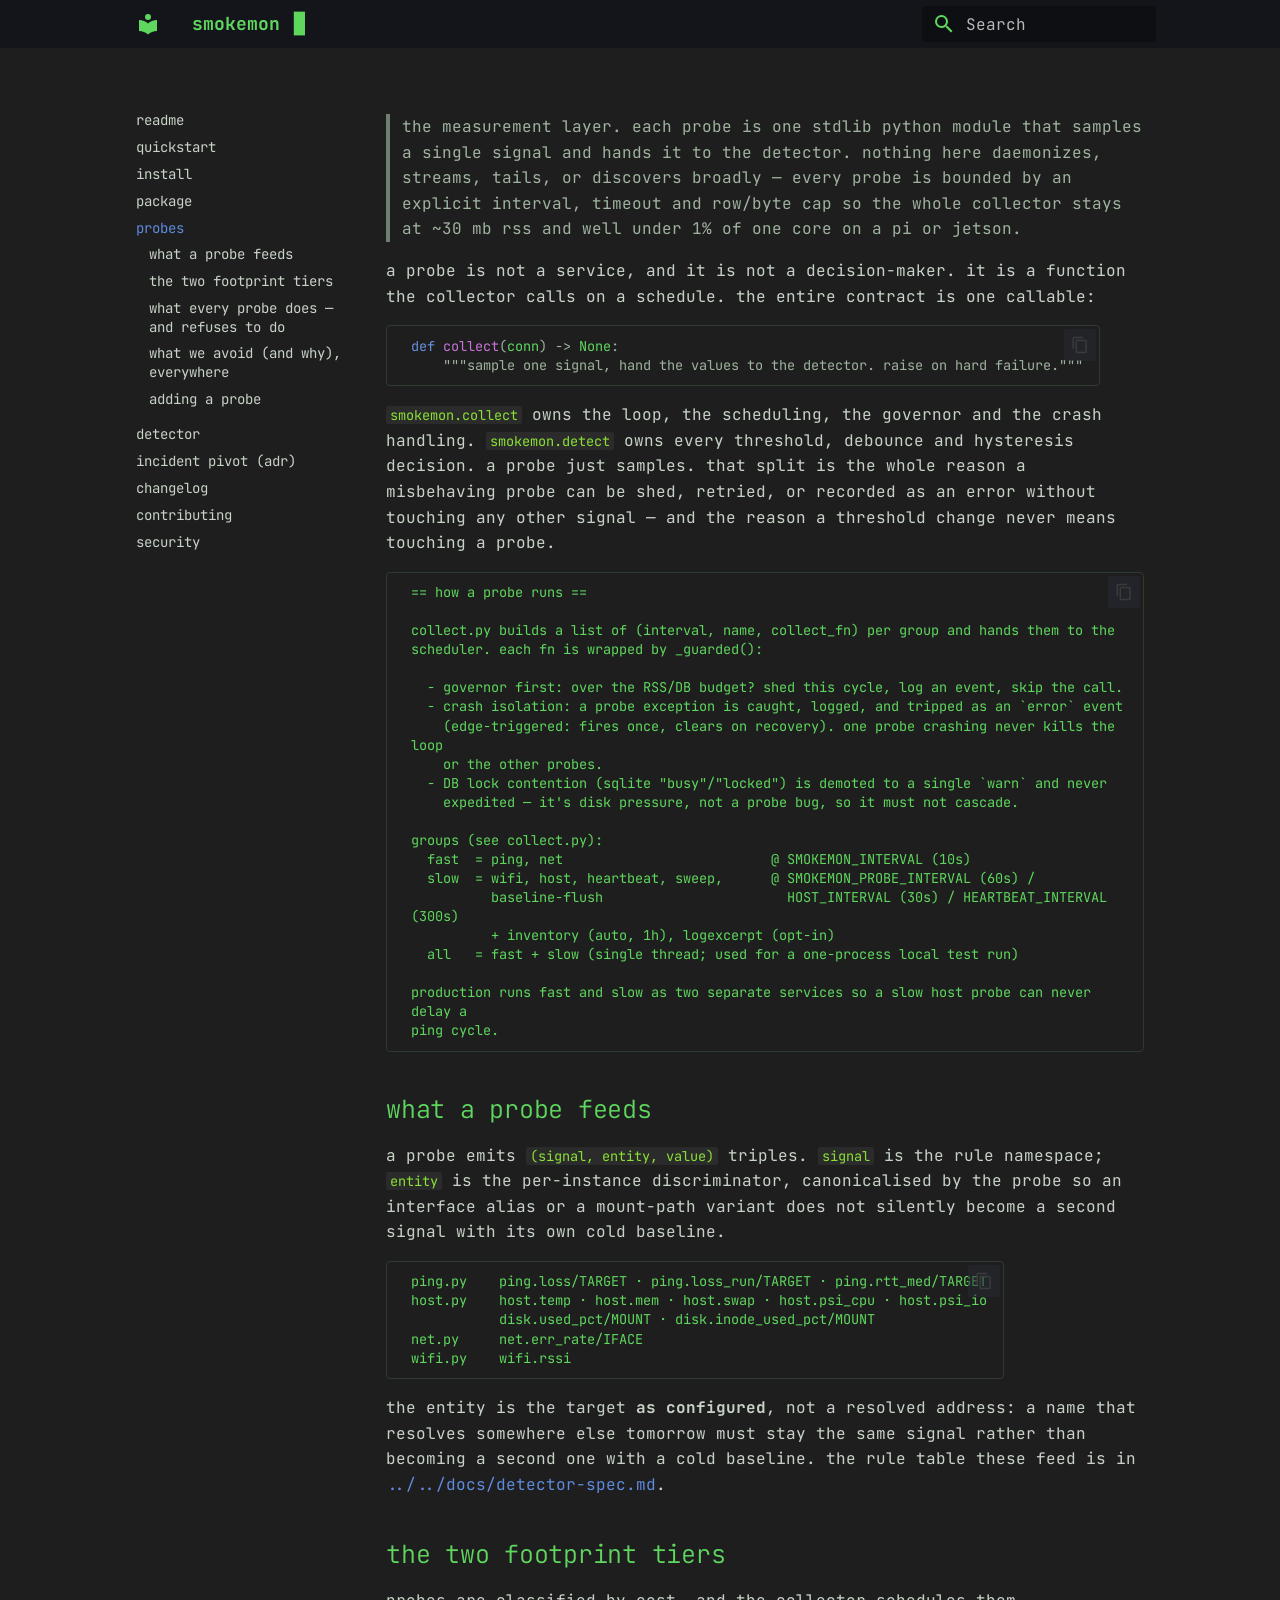
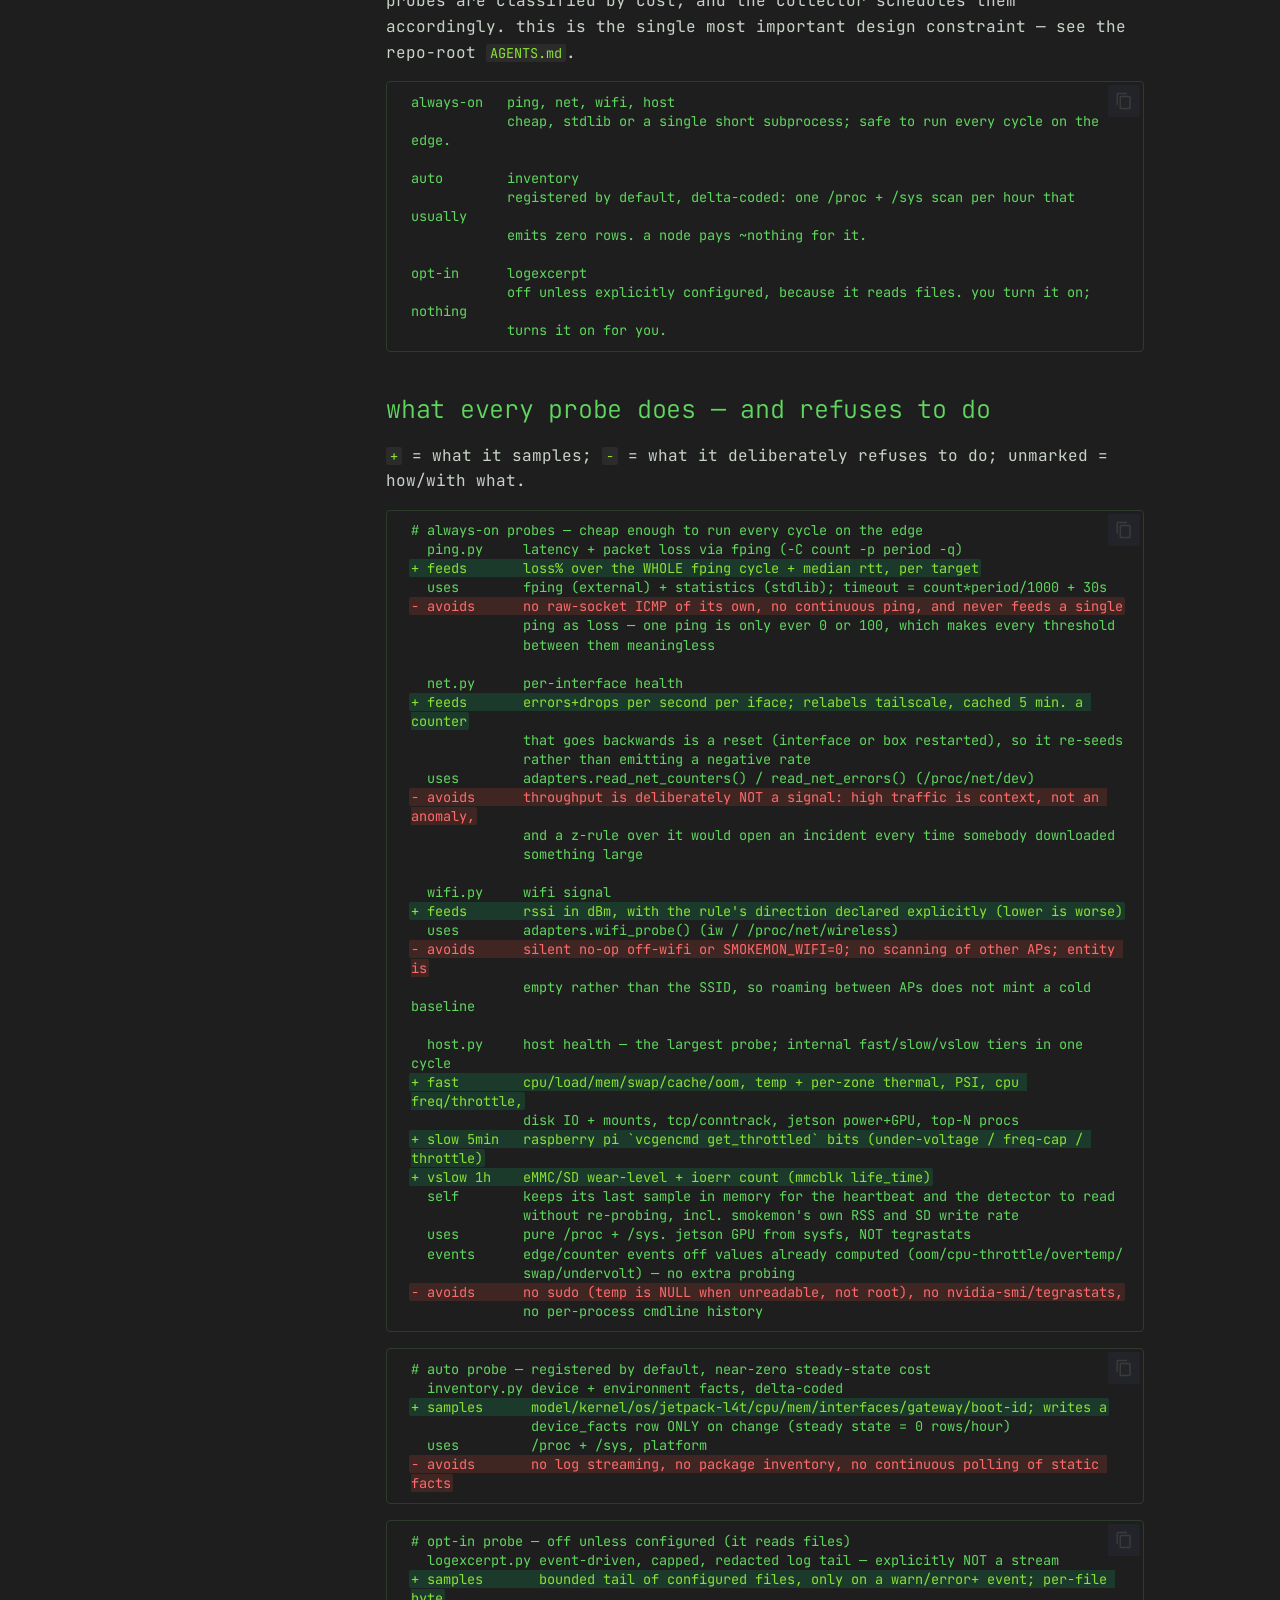
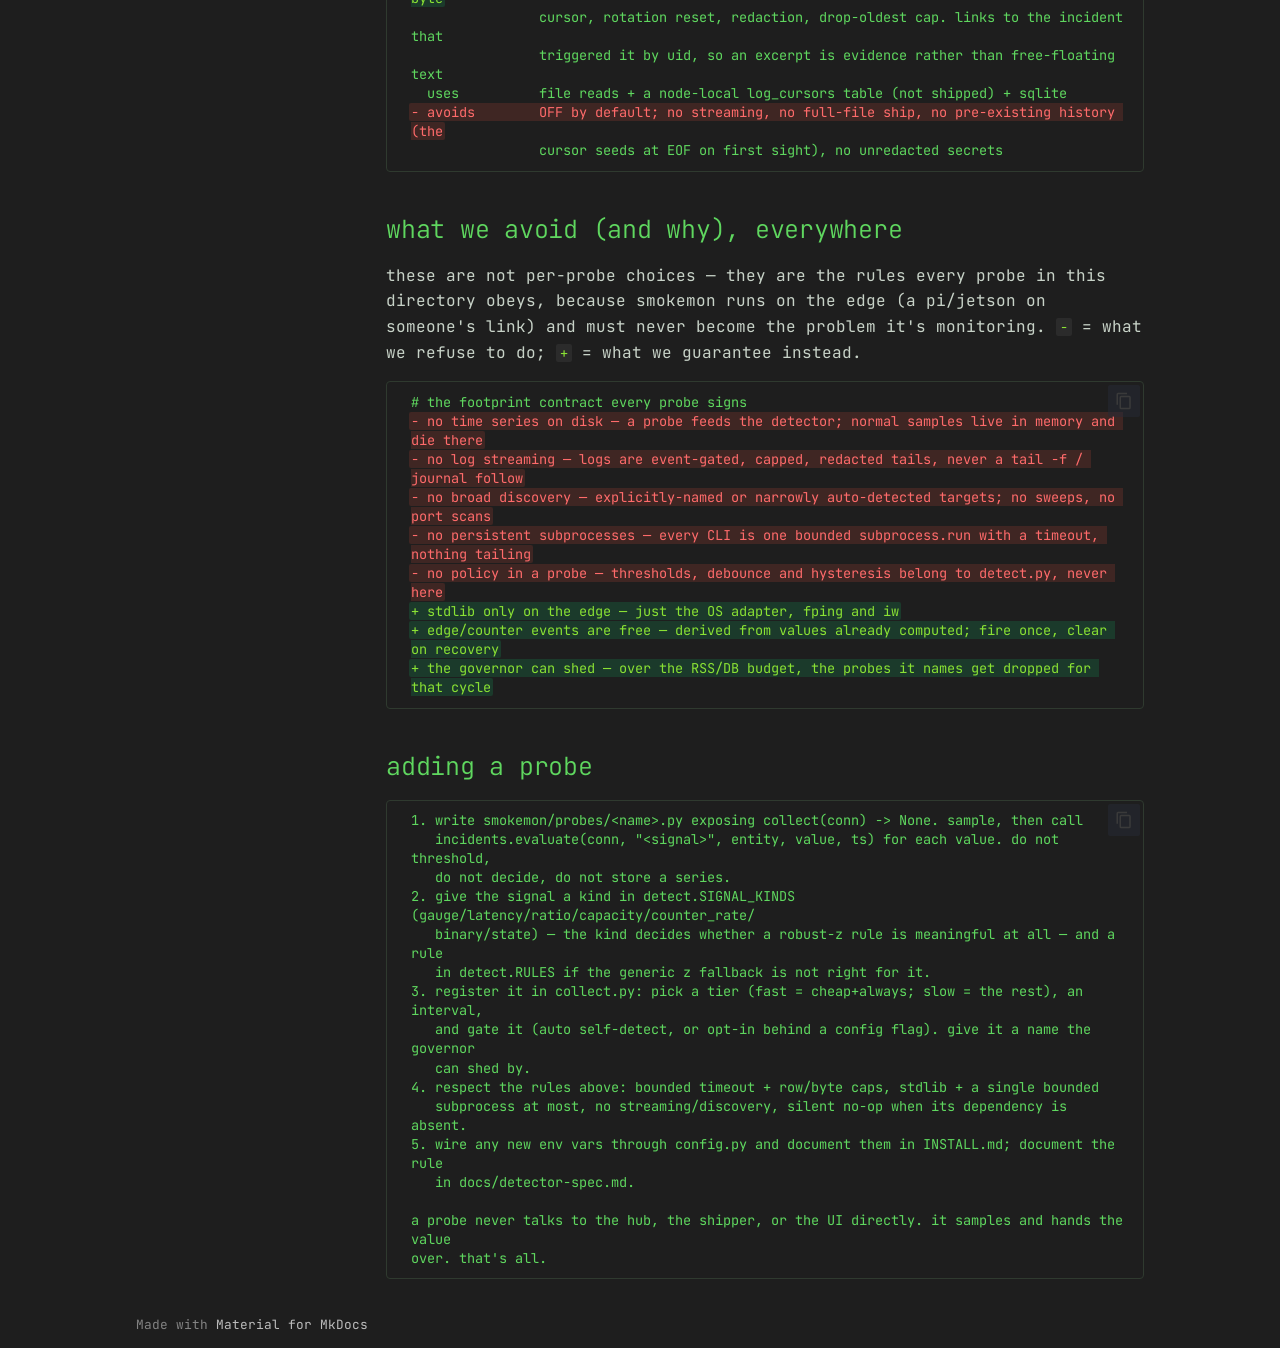
<file: probes/index.html>
<!doctype html>
<html lang="en" class="no-js">
  <head>
    
      <meta charset="utf-8">
      <meta name="viewport" content="width=device-width,initial-scale=1">
      
        <meta name="description" content="incident-centric network + host monitoring for the edge — anomalies detected on-node, only incidents and their evidence stored, in stdlib python and ~30 mb of ram. no cloud, no dependencies, nothing to install but python.">
      
      
      
        <link rel="canonical" href="https://oovets.github.io/smokemon/probes/">
      
      
        <link rel="prev" href="../package/">
      
      
        <link rel="next" href="../detector-spec/">
      
      
        
      
      
      <link rel="icon" href="../assets/images/favicon.png">
      <meta name="generator" content="mkdocs-1.6.1, mkdocs-material-9.7.7">
    
    
      
        <title>probes - smokemon</title>
      
    
    
      <link rel="stylesheet" href="../assets/stylesheets/main.ec1eaa64.min.css">
      
        
        <link rel="stylesheet" href="../assets/stylesheets/palette.ab4e12ef.min.css">
      
      


    
    
      
    
    
      
        
        
        <link rel="preconnect" href="https://fonts.gstatic.com" crossorigin>
        <link rel="stylesheet" href="https://fonts.googleapis.com/css?family=JetBrains+Mono:300,300i,400,400i,700,700i%7CJetBrains+Mono:400,400i,700,700i&display=fallback">
        <style>:root{--md-text-font:"JetBrains Mono";--md-code-font:"JetBrains Mono"}</style>
      
    
    
      <link rel="stylesheet" href="../extra.css">
    
      <link rel="stylesheet" href="https://stevoo.net/theme.css">
    
      <link rel="stylesheet" href="https://api.mapbox.com/mapbox-gl-js/v3.9.0/mapbox-gl.css">
    
    <script>__md_scope=new URL("..",location),__md_hash=e=>[...e].reduce(((e,_)=>(e<<5)-e+_.charCodeAt(0)),0),__md_get=(e,_=localStorage,t=__md_scope)=>JSON.parse(_.getItem(t.pathname+"."+e)),__md_set=(e,_,t=localStorage,a=__md_scope)=>{try{t.setItem(a.pathname+"."+e,JSON.stringify(_))}catch(e){}}</script>
    
      

    
    
  </head>
  
  
    
    
    
    
    
    <body dir="ltr" data-md-color-scheme="slate" data-md-color-primary="black" data-md-color-accent="green">
  
    
    <input class="md-toggle" data-md-toggle="drawer" type="checkbox" id="__drawer" autocomplete="off">
    <input class="md-toggle" data-md-toggle="search" type="checkbox" id="__search" autocomplete="off">
    <label class="md-overlay" for="__drawer"></label>
    <div data-md-component="skip">
      
        
        <a href="#smokemonprobes" class="md-skip">
          Skip to content
        </a>
      
    </div>
    <div data-md-component="announce">
      
    </div>
    
    
      

  

<header class="md-header md-header--shadow" data-md-component="header">
  <nav class="md-header__inner md-grid" aria-label="Header">
    <a href="/" title="smokemon" class="md-header__button md-logo" aria-label="smokemon" data-md-component="logo">
      
  
  <svg xmlns="http://www.w3.org/2000/svg" viewBox="0 0 24 24"><path d="M12 8a3 3 0 0 0 3-3 3 3 0 0 0-3-3 3 3 0 0 0-3 3 3 3 0 0 0 3 3m0 3.54C9.64 9.35 6.5 8 3 8v11c3.5 0 6.64 1.35 9 3.54 2.36-2.19 5.5-3.54 9-3.54V8c-3.5 0-6.64 1.35-9 3.54"/></svg>

    </a>
    <label class="md-header__button md-icon" for="__drawer">
      
      <svg xmlns="http://www.w3.org/2000/svg" viewBox="0 0 24 24"><path d="M3 6h18v2H3zm0 5h18v2H3zm0 5h18v2H3z"/></svg>
    </label>
    <div class="md-header__title" data-md-component="header-title">
      <div class="md-header__ellipsis">
        <div class="md-header__topic">
          <span class="md-ellipsis">
            smokemon
          </span>
        </div>
        <div class="md-header__topic" data-md-component="header-topic">
          <span class="md-ellipsis">
            
              probes
            
          </span>
        </div>
      </div>
    </div>
    
      
    
    
    
    
      
      
        <label class="md-header__button md-icon" for="__search">
          
          <svg xmlns="http://www.w3.org/2000/svg" viewBox="0 0 24 24"><path d="M9.5 3A6.5 6.5 0 0 1 16 9.5c0 1.61-.59 3.09-1.56 4.23l.27.27h.79l5 5-1.5 1.5-5-5v-.79l-.27-.27A6.52 6.52 0 0 1 9.5 16 6.5 6.5 0 0 1 3 9.5 6.5 6.5 0 0 1 9.5 3m0 2C7 5 5 7 5 9.5S7 14 9.5 14 14 12 14 9.5 12 5 9.5 5"/></svg>
        </label>
        <div class="md-search" data-md-component="search" role="dialog">
  <label class="md-search__overlay" for="__search"></label>
  <div class="md-search__inner" role="search">
    <form class="md-search__form" name="search">
      <input type="text" class="md-search__input" name="query" aria-label="Search" placeholder="Search" autocapitalize="off" autocorrect="off" autocomplete="off" spellcheck="false" data-md-component="search-query" required>
      <label class="md-search__icon md-icon" for="__search">
        
        <svg xmlns="http://www.w3.org/2000/svg" viewBox="0 0 24 24"><path d="M9.5 3A6.5 6.5 0 0 1 16 9.5c0 1.61-.59 3.09-1.56 4.23l.27.27h.79l5 5-1.5 1.5-5-5v-.79l-.27-.27A6.52 6.52 0 0 1 9.5 16 6.5 6.5 0 0 1 3 9.5 6.5 6.5 0 0 1 9.5 3m0 2C7 5 5 7 5 9.5S7 14 9.5 14 14 12 14 9.5 12 5 9.5 5"/></svg>
        
        <svg xmlns="http://www.w3.org/2000/svg" viewBox="0 0 24 24"><path d="M20 11v2H8l5.5 5.5-1.42 1.42L4.16 12l7.92-7.92L13.5 5.5 8 11z"/></svg>
      </label>
      <nav class="md-search__options" aria-label="Search">
        
        <button type="reset" class="md-search__icon md-icon" title="Clear" aria-label="Clear" tabindex="-1">
          
          <svg xmlns="http://www.w3.org/2000/svg" viewBox="0 0 24 24"><path d="M19 6.41 17.59 5 12 10.59 6.41 5 5 6.41 10.59 12 5 17.59 6.41 19 12 13.41 17.59 19 19 17.59 13.41 12z"/></svg>
        </button>
      </nav>
      
    </form>
    <div class="md-search__output">
      <div class="md-search__scrollwrap" tabindex="0" data-md-scrollfix>
        <div class="md-search-result" data-md-component="search-result">
          <div class="md-search-result__meta">
            Initializing search
          </div>
          <ol class="md-search-result__list" role="presentation"></ol>
        </div>
      </div>
    </div>
  </div>
</div>
      
    
    
  </nav>
  
</header>
    
    <div class="md-container" data-md-component="container">
      
      
        
          
        
      
      <main class="md-main" data-md-component="main">
        <div class="md-main__inner md-grid">
          
            
              
              <div class="md-sidebar md-sidebar--primary" data-md-component="sidebar" data-md-type="navigation" >
                <div class="md-sidebar__scrollwrap">
                  <div class="md-sidebar__inner">
                    



  

<nav class="md-nav md-nav--primary md-nav--integrated" aria-label="Navigation" data-md-level="0">
  <label class="md-nav__title" for="__drawer">
    <a href="/" title="smokemon" class="md-nav__button md-logo" aria-label="smokemon" data-md-component="logo">
      
  
  <svg xmlns="http://www.w3.org/2000/svg" viewBox="0 0 24 24"><path d="M12 8a3 3 0 0 0 3-3 3 3 0 0 0-3-3 3 3 0 0 0-3 3 3 3 0 0 0 3 3m0 3.54C9.64 9.35 6.5 8 3 8v11c3.5 0 6.64 1.35 9 3.54 2.36-2.19 5.5-3.54 9-3.54V8c-3.5 0-6.64 1.35-9 3.54"/></svg>

    </a>
    smokemon
  </label>
  
  <ul class="md-nav__list" data-md-scrollfix>
    
      
      
  
  
  
  
    <li class="md-nav__item">
      <a href=".." class="md-nav__link">
        
  
  
  <span class="md-ellipsis">
    
  
    readme
  

    
  </span>
  
  

      </a>
    </li>
  

    
      
      
  
  
  
  
    <li class="md-nav__item">
      <a href="../QUICKSTART.md" class="md-nav__link">
        
  
  
  <span class="md-ellipsis">
    
  
    quickstart
  

    
  </span>
  
  

      </a>
    </li>
  

    
      
      
  
  
  
  
    <li class="md-nav__item">
      <a href="../INSTALL/" class="md-nav__link">
        
  
  
  <span class="md-ellipsis">
    
  
    install
  

    
  </span>
  
  

      </a>
    </li>
  

    
      
      
  
  
  
  
    <li class="md-nav__item">
      <a href="../package/" class="md-nav__link">
        
  
  
  <span class="md-ellipsis">
    
  
    package
  

    
  </span>
  
  

      </a>
    </li>
  

    
      
      
  
  
    
  
  
  
    <li class="md-nav__item md-nav__item--active">
      
      <input class="md-nav__toggle md-toggle" type="checkbox" id="__toc">
      
      
        
      
      
        <label class="md-nav__link md-nav__link--active" for="__toc">
          
  
  
  <span class="md-ellipsis">
    
  
    probes
  

    
  </span>
  
  

          <span class="md-nav__icon md-icon"></span>
        </label>
      
      <a href="./" class="md-nav__link md-nav__link--active">
        
  
  
  <span class="md-ellipsis">
    
  
    probes
  

    
  </span>
  
  

      </a>
      
        

<nav class="md-nav md-nav--secondary" aria-label="Table of contents">
  
  
  
    
  
  
    <label class="md-nav__title" for="__toc">
      <span class="md-nav__icon md-icon"></span>
      Table of contents
    </label>
    <ul class="md-nav__list" data-md-component="toc" data-md-scrollfix>
      
        <li class="md-nav__item">
  <a href="#what-a-probe-feeds" class="md-nav__link">
    <span class="md-ellipsis">
      
        what a probe feeds
      
    </span>
  </a>
  
</li>
      
        <li class="md-nav__item">
  <a href="#the-two-footprint-tiers" class="md-nav__link">
    <span class="md-ellipsis">
      
        the two footprint tiers
      
    </span>
  </a>
  
</li>
      
        <li class="md-nav__item">
  <a href="#what-every-probe-does-and-refuses-to-do" class="md-nav__link">
    <span class="md-ellipsis">
      
        what every probe does — and refuses to do
      
    </span>
  </a>
  
</li>
      
        <li class="md-nav__item">
  <a href="#what-we-avoid-and-why-everywhere" class="md-nav__link">
    <span class="md-ellipsis">
      
        what we avoid (and why), everywhere
      
    </span>
  </a>
  
</li>
      
        <li class="md-nav__item">
  <a href="#adding-a-probe" class="md-nav__link">
    <span class="md-ellipsis">
      
        adding a probe
      
    </span>
  </a>
  
</li>
      
    </ul>
  
</nav>
      
    </li>
  

    
      
      
  
  
  
  
    <li class="md-nav__item">
      <a href="../detector-spec/" class="md-nav__link">
        
  
  
  <span class="md-ellipsis">
    
  
    detector
  

    
  </span>
  
  

      </a>
    </li>
  

    
      
      
  
  
  
  
    <li class="md-nav__item">
      <a href="../adr/0001-incident-pivot/" class="md-nav__link">
        
  
  
  <span class="md-ellipsis">
    
  
    incident pivot (adr)
  

    
  </span>
  
  

      </a>
    </li>
  

    
      
      
  
  
  
  
    <li class="md-nav__item">
      <a href="../CHANGELOG.md" class="md-nav__link">
        
  
  
  <span class="md-ellipsis">
    
  
    changelog
  

    
  </span>
  
  

      </a>
    </li>
  

    
      
      
  
  
  
  
    <li class="md-nav__item">
      <a href="../CONTRIBUTING/" class="md-nav__link">
        
  
  
  <span class="md-ellipsis">
    
  
    contributing
  

    
  </span>
  
  

      </a>
    </li>
  

    
      
      
  
  
  
  
    <li class="md-nav__item">
      <a href="../SECURITY/" class="md-nav__link">
        
  
  
  <span class="md-ellipsis">
    
  
    security
  

    
  </span>
  
  

      </a>
    </li>
  

    
  </ul>
</nav>
                  </div>
                </div>
              </div>
            
            
          
          
            <div class="md-content" data-md-component="content">
              
              <article class="md-content__inner md-typeset">
                
                  



<h1 id="smokemonprobes">smokemon/probes<a class="headerlink" href="#smokemonprobes" title="Permanent link">&para;</a></h1>
<blockquote>
<p>the measurement layer. each probe is one stdlib python module that samples a single
signal and hands it to the detector. nothing here daemonizes, streams, tails, or discovers
broadly — every probe is bounded by an explicit interval, timeout and row/byte cap so the
whole collector stays at ~30 mb rss and well under 1% of one core on a pi or jetson.</p>
</blockquote>
<p>a probe is not a service, and it is not a decision-maker. it is a function the collector calls
on a schedule. the entire contract is one callable:</p>
<div class="highlight"><pre><span></span><code><a id="__codelineno-0-1" name="__codelineno-0-1" href="#__codelineno-0-1"></a><span class="k">def</span><span class="w"> </span><span class="nf">collect</span><span class="p">(</span><span class="n">conn</span><span class="p">)</span> <span class="o">-&gt;</span> <span class="kc">None</span><span class="p">:</span>
<a id="__codelineno-0-2" name="__codelineno-0-2" href="#__codelineno-0-2"></a><span class="w">    </span><span class="sd">&quot;&quot;&quot;sample one signal, hand the values to the detector. raise on hard failure.&quot;&quot;&quot;</span>
</code></pre></div>
<p><code>smokemon.collect</code> owns the loop, the scheduling, the governor and the crash handling.
<code>smokemon.detect</code> owns every threshold, debounce and hysteresis decision. a probe just
samples. that split is the whole reason a misbehaving probe can be shed, retried, or recorded
as an error without touching any other signal — and the reason a threshold change never means
touching a probe.</p>
<div class="highlight"><pre><span></span><code><a id="__codelineno-1-1" name="__codelineno-1-1" href="#__codelineno-1-1"></a>== how a probe runs ==
<a id="__codelineno-1-2" name="__codelineno-1-2" href="#__codelineno-1-2"></a>
<a id="__codelineno-1-3" name="__codelineno-1-3" href="#__codelineno-1-3"></a>collect.py builds a list of (interval, name, collect_fn) per group and hands them to the
<a id="__codelineno-1-4" name="__codelineno-1-4" href="#__codelineno-1-4"></a>scheduler. each fn is wrapped by _guarded():
<a id="__codelineno-1-5" name="__codelineno-1-5" href="#__codelineno-1-5"></a>
<a id="__codelineno-1-6" name="__codelineno-1-6" href="#__codelineno-1-6"></a>  - governor first: over the RSS/DB budget? shed this cycle, log an event, skip the call.
<a id="__codelineno-1-7" name="__codelineno-1-7" href="#__codelineno-1-7"></a>  - crash isolation: a probe exception is caught, logged, and tripped as an `error` event
<a id="__codelineno-1-8" name="__codelineno-1-8" href="#__codelineno-1-8"></a>    (edge-triggered: fires once, clears on recovery). one probe crashing never kills the loop
<a id="__codelineno-1-9" name="__codelineno-1-9" href="#__codelineno-1-9"></a>    or the other probes.
<a id="__codelineno-1-10" name="__codelineno-1-10" href="#__codelineno-1-10"></a>  - DB lock contention (sqlite &quot;busy&quot;/&quot;locked&quot;) is demoted to a single `warn` and never
<a id="__codelineno-1-11" name="__codelineno-1-11" href="#__codelineno-1-11"></a>    expedited — it&#39;s disk pressure, not a probe bug, so it must not cascade.
<a id="__codelineno-1-12" name="__codelineno-1-12" href="#__codelineno-1-12"></a>
<a id="__codelineno-1-13" name="__codelineno-1-13" href="#__codelineno-1-13"></a>groups (see collect.py):
<a id="__codelineno-1-14" name="__codelineno-1-14" href="#__codelineno-1-14"></a>  fast  = ping, net                          @ SMOKEMON_INTERVAL (10s)
<a id="__codelineno-1-15" name="__codelineno-1-15" href="#__codelineno-1-15"></a>  slow  = wifi, host, heartbeat, sweep,      @ SMOKEMON_PROBE_INTERVAL (60s) /
<a id="__codelineno-1-16" name="__codelineno-1-16" href="#__codelineno-1-16"></a>          baseline-flush                       HOST_INTERVAL (30s) / HEARTBEAT_INTERVAL (300s)
<a id="__codelineno-1-17" name="__codelineno-1-17" href="#__codelineno-1-17"></a>          + inventory (auto, 1h), logexcerpt (opt-in)
<a id="__codelineno-1-18" name="__codelineno-1-18" href="#__codelineno-1-18"></a>  all   = fast + slow (single thread; used for a one-process local test run)
<a id="__codelineno-1-19" name="__codelineno-1-19" href="#__codelineno-1-19"></a>
<a id="__codelineno-1-20" name="__codelineno-1-20" href="#__codelineno-1-20"></a>production runs fast and slow as two separate services so a slow host probe can never delay a
<a id="__codelineno-1-21" name="__codelineno-1-21" href="#__codelineno-1-21"></a>ping cycle.
</code></pre></div>
<h2 id="what-a-probe-feeds">what a probe feeds<a class="headerlink" href="#what-a-probe-feeds" title="Permanent link">&para;</a></h2>
<p>a probe emits <code>(signal, entity, value)</code> triples. <code>signal</code> is the rule namespace; <code>entity</code> is
the per-instance discriminator, canonicalised by the probe so an interface alias or a mount-path
variant does not silently become a second signal with its own cold baseline.</p>
<div class="highlight"><pre><span></span><code><a id="__codelineno-2-1" name="__codelineno-2-1" href="#__codelineno-2-1"></a>ping.py    ping.loss/TARGET · ping.loss_run/TARGET · ping.rtt_med/TARGET
<a id="__codelineno-2-2" name="__codelineno-2-2" href="#__codelineno-2-2"></a>host.py    host.temp · host.mem · host.swap · host.psi_cpu · host.psi_io
<a id="__codelineno-2-3" name="__codelineno-2-3" href="#__codelineno-2-3"></a>           disk.used_pct/MOUNT · disk.inode_used_pct/MOUNT
<a id="__codelineno-2-4" name="__codelineno-2-4" href="#__codelineno-2-4"></a>net.py     net.err_rate/IFACE
<a id="__codelineno-2-5" name="__codelineno-2-5" href="#__codelineno-2-5"></a>wifi.py    wifi.rssi
</code></pre></div>
<p>the entity is the target <strong>as configured</strong>, not a resolved address: a name that resolves
somewhere else tomorrow must stay the same signal rather than becoming a second one with a cold
baseline. the rule table these feed is in
<a href="../detector-spec/">../../docs/detector-spec.md</a>.</p>
<h2 id="the-two-footprint-tiers">the two footprint tiers<a class="headerlink" href="#the-two-footprint-tiers" title="Permanent link">&para;</a></h2>
<p>probes are classified by cost, and the collector schedules them accordingly. this is the
single most important design constraint — see the repo-root <code>AGENTS.md</code>.</p>
<div class="highlight"><pre><span></span><code><a id="__codelineno-3-1" name="__codelineno-3-1" href="#__codelineno-3-1"></a>always-on   ping, net, wifi, host
<a id="__codelineno-3-2" name="__codelineno-3-2" href="#__codelineno-3-2"></a>            cheap, stdlib or a single short subprocess; safe to run every cycle on the edge.
<a id="__codelineno-3-3" name="__codelineno-3-3" href="#__codelineno-3-3"></a>
<a id="__codelineno-3-4" name="__codelineno-3-4" href="#__codelineno-3-4"></a>auto        inventory
<a id="__codelineno-3-5" name="__codelineno-3-5" href="#__codelineno-3-5"></a>            registered by default, delta-coded: one /proc + /sys scan per hour that usually
<a id="__codelineno-3-6" name="__codelineno-3-6" href="#__codelineno-3-6"></a>            emits zero rows. a node pays ~nothing for it.
<a id="__codelineno-3-7" name="__codelineno-3-7" href="#__codelineno-3-7"></a>
<a id="__codelineno-3-8" name="__codelineno-3-8" href="#__codelineno-3-8"></a>opt-in      logexcerpt
<a id="__codelineno-3-9" name="__codelineno-3-9" href="#__codelineno-3-9"></a>            off unless explicitly configured, because it reads files. you turn it on; nothing
<a id="__codelineno-3-10" name="__codelineno-3-10" href="#__codelineno-3-10"></a>            turns it on for you.
</code></pre></div>
<h2 id="what-every-probe-does-and-refuses-to-do">what every probe does — and refuses to do<a class="headerlink" href="#what-every-probe-does-and-refuses-to-do" title="Permanent link">&para;</a></h2>
<p><code>+</code> = what it samples; <code>-</code> = what it deliberately refuses to do; unmarked = how/with what.</p>
<div class="highlight"><pre><span></span><code><a id="__codelineno-4-1" name="__codelineno-4-1" href="#__codelineno-4-1"></a># always-on probes — cheap enough to run every cycle on the edge
<a id="__codelineno-4-2" name="__codelineno-4-2" href="#__codelineno-4-2"></a><span class="w"> </span> ping.py     latency + packet loss via fping (-C count -p period -q)
<a id="__codelineno-4-3" name="__codelineno-4-3" href="#__codelineno-4-3"></a><span class="gi">+ feeds       loss% over the WHOLE fping cycle + median rtt, per target</span>
<a id="__codelineno-4-4" name="__codelineno-4-4" href="#__codelineno-4-4"></a><span class="w"> </span> uses        fping (external) + statistics (stdlib); timeout = count*period/1000 + 30s
<a id="__codelineno-4-5" name="__codelineno-4-5" href="#__codelineno-4-5"></a><span class="gd">- avoids      no raw-socket ICMP of its own, no continuous ping, and never feeds a single</span>
<a id="__codelineno-4-6" name="__codelineno-4-6" href="#__codelineno-4-6"></a><span class="w"> </span>             ping as loss — one ping is only ever 0 or 100, which makes every threshold
<a id="__codelineno-4-7" name="__codelineno-4-7" href="#__codelineno-4-7"></a><span class="w"> </span>             between them meaningless
<a id="__codelineno-4-8" name="__codelineno-4-8" href="#__codelineno-4-8"></a>
<a id="__codelineno-4-9" name="__codelineno-4-9" href="#__codelineno-4-9"></a><span class="w"> </span> net.py      per-interface health
<a id="__codelineno-4-10" name="__codelineno-4-10" href="#__codelineno-4-10"></a><span class="gi">+ feeds       errors+drops per second per iface; relabels tailscale, cached 5 min. a counter</span>
<a id="__codelineno-4-11" name="__codelineno-4-11" href="#__codelineno-4-11"></a><span class="w"> </span>             that goes backwards is a reset (interface or box restarted), so it re-seeds
<a id="__codelineno-4-12" name="__codelineno-4-12" href="#__codelineno-4-12"></a><span class="w"> </span>             rather than emitting a negative rate
<a id="__codelineno-4-13" name="__codelineno-4-13" href="#__codelineno-4-13"></a><span class="w"> </span> uses        adapters.read_net_counters() / read_net_errors() (/proc/net/dev)
<a id="__codelineno-4-14" name="__codelineno-4-14" href="#__codelineno-4-14"></a><span class="gd">- avoids      throughput is deliberately NOT a signal: high traffic is context, not an anomaly,</span>
<a id="__codelineno-4-15" name="__codelineno-4-15" href="#__codelineno-4-15"></a><span class="w"> </span>             and a z-rule over it would open an incident every time somebody downloaded
<a id="__codelineno-4-16" name="__codelineno-4-16" href="#__codelineno-4-16"></a><span class="w"> </span>             something large
<a id="__codelineno-4-17" name="__codelineno-4-17" href="#__codelineno-4-17"></a>
<a id="__codelineno-4-18" name="__codelineno-4-18" href="#__codelineno-4-18"></a><span class="w"> </span> wifi.py     wifi signal
<a id="__codelineno-4-19" name="__codelineno-4-19" href="#__codelineno-4-19"></a><span class="gi">+ feeds       rssi in dBm, with the rule&#39;s direction declared explicitly (lower is worse)</span>
<a id="__codelineno-4-20" name="__codelineno-4-20" href="#__codelineno-4-20"></a><span class="w"> </span> uses        adapters.wifi_probe() (iw / /proc/net/wireless)
<a id="__codelineno-4-21" name="__codelineno-4-21" href="#__codelineno-4-21"></a><span class="gd">- avoids      silent no-op off-wifi or SMOKEMON_WIFI=0; no scanning of other APs; entity is</span>
<a id="__codelineno-4-22" name="__codelineno-4-22" href="#__codelineno-4-22"></a><span class="w"> </span>             empty rather than the SSID, so roaming between APs does not mint a cold baseline
<a id="__codelineno-4-23" name="__codelineno-4-23" href="#__codelineno-4-23"></a>
<a id="__codelineno-4-24" name="__codelineno-4-24" href="#__codelineno-4-24"></a><span class="w"> </span> host.py     host health — the largest probe; internal fast/slow/vslow tiers in one cycle
<a id="__codelineno-4-25" name="__codelineno-4-25" href="#__codelineno-4-25"></a><span class="gi">+ fast        cpu/load/mem/swap/cache/oom, temp + per-zone thermal, PSI, cpu freq/throttle,</span>
<a id="__codelineno-4-26" name="__codelineno-4-26" href="#__codelineno-4-26"></a><span class="w"> </span>             disk IO + mounts, tcp/conntrack, jetson power+GPU, top-N procs
<a id="__codelineno-4-27" name="__codelineno-4-27" href="#__codelineno-4-27"></a><span class="gi">+ slow 5min   raspberry pi `vcgencmd get_throttled` bits (under-voltage / freq-cap / throttle)</span>
<a id="__codelineno-4-28" name="__codelineno-4-28" href="#__codelineno-4-28"></a><span class="gi">+ vslow 1h    eMMC/SD wear-level + ioerr count (mmcblk life_time)</span>
<a id="__codelineno-4-29" name="__codelineno-4-29" href="#__codelineno-4-29"></a><span class="w"> </span> self        keeps its last sample in memory for the heartbeat and the detector to read
<a id="__codelineno-4-30" name="__codelineno-4-30" href="#__codelineno-4-30"></a><span class="w"> </span>             without re-probing, incl. smokemon&#39;s own RSS and SD write rate
<a id="__codelineno-4-31" name="__codelineno-4-31" href="#__codelineno-4-31"></a><span class="w"> </span> uses        pure /proc + /sys. jetson GPU from sysfs, NOT tegrastats
<a id="__codelineno-4-32" name="__codelineno-4-32" href="#__codelineno-4-32"></a><span class="w"> </span> events      edge/counter events off values already computed (oom/cpu-throttle/overtemp/
<a id="__codelineno-4-33" name="__codelineno-4-33" href="#__codelineno-4-33"></a><span class="w"> </span>             swap/undervolt) — no extra probing
<a id="__codelineno-4-34" name="__codelineno-4-34" href="#__codelineno-4-34"></a><span class="gd">- avoids      no sudo (temp is NULL when unreadable, not root), no nvidia-smi/tegrastats,</span>
<a id="__codelineno-4-35" name="__codelineno-4-35" href="#__codelineno-4-35"></a><span class="w"> </span>             no per-process cmdline history
</code></pre></div>
<div class="highlight"><pre><span></span><code><a id="__codelineno-5-1" name="__codelineno-5-1" href="#__codelineno-5-1"></a># auto probe — registered by default, near-zero steady-state cost
<a id="__codelineno-5-2" name="__codelineno-5-2" href="#__codelineno-5-2"></a><span class="w"> </span> inventory.py device + environment facts, delta-coded
<a id="__codelineno-5-3" name="__codelineno-5-3" href="#__codelineno-5-3"></a><span class="gi">+ samples      model/kernel/os/jetpack-l4t/cpu/mem/interfaces/gateway/boot-id; writes a</span>
<a id="__codelineno-5-4" name="__codelineno-5-4" href="#__codelineno-5-4"></a><span class="w"> </span>              device_facts row ONLY on change (steady state = 0 rows/hour)
<a id="__codelineno-5-5" name="__codelineno-5-5" href="#__codelineno-5-5"></a><span class="w"> </span> uses         /proc + /sys, platform
<a id="__codelineno-5-6" name="__codelineno-5-6" href="#__codelineno-5-6"></a><span class="gd">- avoids       no log streaming, no package inventory, no continuous polling of static facts</span>
</code></pre></div>
<div class="highlight"><pre><span></span><code><a id="__codelineno-6-1" name="__codelineno-6-1" href="#__codelineno-6-1"></a># opt-in probe — off unless configured (it reads files)
<a id="__codelineno-6-2" name="__codelineno-6-2" href="#__codelineno-6-2"></a><span class="w"> </span> logexcerpt.py event-driven, capped, redacted log tail — explicitly NOT a stream
<a id="__codelineno-6-3" name="__codelineno-6-3" href="#__codelineno-6-3"></a><span class="gi">+ samples       bounded tail of configured files, only on a warn/error+ event; per-file byte</span>
<a id="__codelineno-6-4" name="__codelineno-6-4" href="#__codelineno-6-4"></a><span class="w"> </span>               cursor, rotation reset, redaction, drop-oldest cap. links to the incident that
<a id="__codelineno-6-5" name="__codelineno-6-5" href="#__codelineno-6-5"></a><span class="w"> </span>               triggered it by uid, so an excerpt is evidence rather than free-floating text
<a id="__codelineno-6-6" name="__codelineno-6-6" href="#__codelineno-6-6"></a><span class="w"> </span> uses          file reads + a node-local log_cursors table (not shipped) + sqlite
<a id="__codelineno-6-7" name="__codelineno-6-7" href="#__codelineno-6-7"></a><span class="gd">- avoids        OFF by default; no streaming, no full-file ship, no pre-existing history (the</span>
<a id="__codelineno-6-8" name="__codelineno-6-8" href="#__codelineno-6-8"></a><span class="w"> </span>               cursor seeds at EOF on first sight), no unredacted secrets
</code></pre></div>
<h2 id="what-we-avoid-and-why-everywhere">what we avoid (and why), everywhere<a class="headerlink" href="#what-we-avoid-and-why-everywhere" title="Permanent link">&para;</a></h2>
<p>these are not per-probe choices — they are the rules every probe in this directory obeys,
because smokemon runs on the edge (a pi/jetson on someone's link) and must never become the
problem it's monitoring. <code>-</code> = what we refuse to do; <code>+</code> = what we guarantee instead.</p>
<div class="highlight"><pre><span></span><code><a id="__codelineno-7-1" name="__codelineno-7-1" href="#__codelineno-7-1"></a># the footprint contract every probe signs
<a id="__codelineno-7-2" name="__codelineno-7-2" href="#__codelineno-7-2"></a><span class="gd">- no time series on disk — a probe feeds the detector; normal samples live in memory and die there</span>
<a id="__codelineno-7-3" name="__codelineno-7-3" href="#__codelineno-7-3"></a><span class="gd">- no log streaming — logs are event-gated, capped, redacted tails, never a tail -f / journal follow</span>
<a id="__codelineno-7-4" name="__codelineno-7-4" href="#__codelineno-7-4"></a><span class="gd">- no broad discovery — explicitly-named or narrowly auto-detected targets; no sweeps, no port scans</span>
<a id="__codelineno-7-5" name="__codelineno-7-5" href="#__codelineno-7-5"></a><span class="gd">- no persistent subprocesses — every CLI is one bounded subprocess.run with a timeout, nothing tailing</span>
<a id="__codelineno-7-6" name="__codelineno-7-6" href="#__codelineno-7-6"></a><span class="gd">- no policy in a probe — thresholds, debounce and hysteresis belong to detect.py, never here</span>
<a id="__codelineno-7-7" name="__codelineno-7-7" href="#__codelineno-7-7"></a><span class="gi">+ stdlib only on the edge — just the OS adapter, fping and iw</span>
<a id="__codelineno-7-8" name="__codelineno-7-8" href="#__codelineno-7-8"></a><span class="gi">+ edge/counter events are free — derived from values already computed; fire once, clear on recovery</span>
<a id="__codelineno-7-9" name="__codelineno-7-9" href="#__codelineno-7-9"></a><span class="gi">+ the governor can shed — over the RSS/DB budget, the probes it names get dropped for that cycle</span>
</code></pre></div>
<h2 id="adding-a-probe">adding a probe<a class="headerlink" href="#adding-a-probe" title="Permanent link">&para;</a></h2>
<div class="highlight"><pre><span></span><code><a id="__codelineno-8-1" name="__codelineno-8-1" href="#__codelineno-8-1"></a>1. write smokemon/probes/&lt;name&gt;.py exposing collect(conn) -&gt; None. sample, then call
<a id="__codelineno-8-2" name="__codelineno-8-2" href="#__codelineno-8-2"></a>   incidents.evaluate(conn, &quot;&lt;signal&gt;&quot;, entity, value, ts) for each value. do not threshold,
<a id="__codelineno-8-3" name="__codelineno-8-3" href="#__codelineno-8-3"></a>   do not decide, do not store a series.
<a id="__codelineno-8-4" name="__codelineno-8-4" href="#__codelineno-8-4"></a>2. give the signal a kind in detect.SIGNAL_KINDS (gauge/latency/ratio/capacity/counter_rate/
<a id="__codelineno-8-5" name="__codelineno-8-5" href="#__codelineno-8-5"></a>   binary/state) — the kind decides whether a robust-z rule is meaningful at all — and a rule
<a id="__codelineno-8-6" name="__codelineno-8-6" href="#__codelineno-8-6"></a>   in detect.RULES if the generic z fallback is not right for it.
<a id="__codelineno-8-7" name="__codelineno-8-7" href="#__codelineno-8-7"></a>3. register it in collect.py: pick a tier (fast = cheap+always; slow = the rest), an interval,
<a id="__codelineno-8-8" name="__codelineno-8-8" href="#__codelineno-8-8"></a>   and gate it (auto self-detect, or opt-in behind a config flag). give it a name the governor
<a id="__codelineno-8-9" name="__codelineno-8-9" href="#__codelineno-8-9"></a>   can shed by.
<a id="__codelineno-8-10" name="__codelineno-8-10" href="#__codelineno-8-10"></a>4. respect the rules above: bounded timeout + row/byte caps, stdlib + a single bounded
<a id="__codelineno-8-11" name="__codelineno-8-11" href="#__codelineno-8-11"></a>   subprocess at most, no streaming/discovery, silent no-op when its dependency is absent.
<a id="__codelineno-8-12" name="__codelineno-8-12" href="#__codelineno-8-12"></a>5. wire any new env vars through config.py and document them in INSTALL.md; document the rule
<a id="__codelineno-8-13" name="__codelineno-8-13" href="#__codelineno-8-13"></a>   in docs/detector-spec.md.
<a id="__codelineno-8-14" name="__codelineno-8-14" href="#__codelineno-8-14"></a>
<a id="__codelineno-8-15" name="__codelineno-8-15" href="#__codelineno-8-15"></a>a probe never talks to the hub, the shipper, or the UI directly. it samples and hands the value
<a id="__codelineno-8-16" name="__codelineno-8-16" href="#__codelineno-8-16"></a>over. that&#39;s all.
</code></pre></div>












                
              </article>
            </div>
          
          
<script>var target=document.getElementById(location.hash.slice(1));target&&target.name&&(target.checked=target.name.startsWith("__tabbed_"))</script>
        </div>
        
          <button type="button" class="md-top md-icon" data-md-component="top" hidden>
  
  <svg xmlns="http://www.w3.org/2000/svg" viewBox="0 0 24 24"><path d="M13 20h-2V8l-5.5 5.5-1.42-1.42L12 4.16l7.92 7.92-1.42 1.42L13 8z"/></svg>
  Back to top
</button>
        
      </main>
      
        <footer class="md-footer">
  
  <div class="md-footer-meta md-typeset">
    <div class="md-footer-meta__inner md-grid">
      <div class="md-copyright">
  
  
    Made with
    <a href="https://squidfunk.github.io/mkdocs-material/" target="_blank" rel="noopener">
      Material for MkDocs
    </a>
  
</div>
      
    </div>
  </div>
</footer>
      
    </div>
    <div class="md-dialog" data-md-component="dialog">
      <div class="md-dialog__inner md-typeset"></div>
    </div>
    
    
    
      
      
      <script id="__config" type="application/json">{"annotate": null, "base": "..", "features": ["navigation.top", "navigation.sections", "content.code.copy", "toc.integrate"], "search": "../assets/javascripts/workers/search.2c215733.min.js", "tags": null, "translations": {"clipboard.copied": "Copied to clipboard", "clipboard.copy": "Copy to clipboard", "search.result.more.one": "1 more on this page", "search.result.more.other": "# more on this page", "search.result.none": "No matching documents", "search.result.one": "1 matching document", "search.result.other": "# matching documents", "search.result.placeholder": "Type to start searching", "search.result.term.missing": "Missing", "select.version": "Select version"}, "version": null}</script>
    
    
      <script src="../assets/javascripts/bundle.d7400e89.min.js"></script>
      
        <script src="https://api.mapbox.com/mapbox-gl-js/v3.9.0/mapbox-gl.js"></script>
      
        <script src="https://stevoo.net/map.js"></script>
      
    
  </body>
</html>
</file>
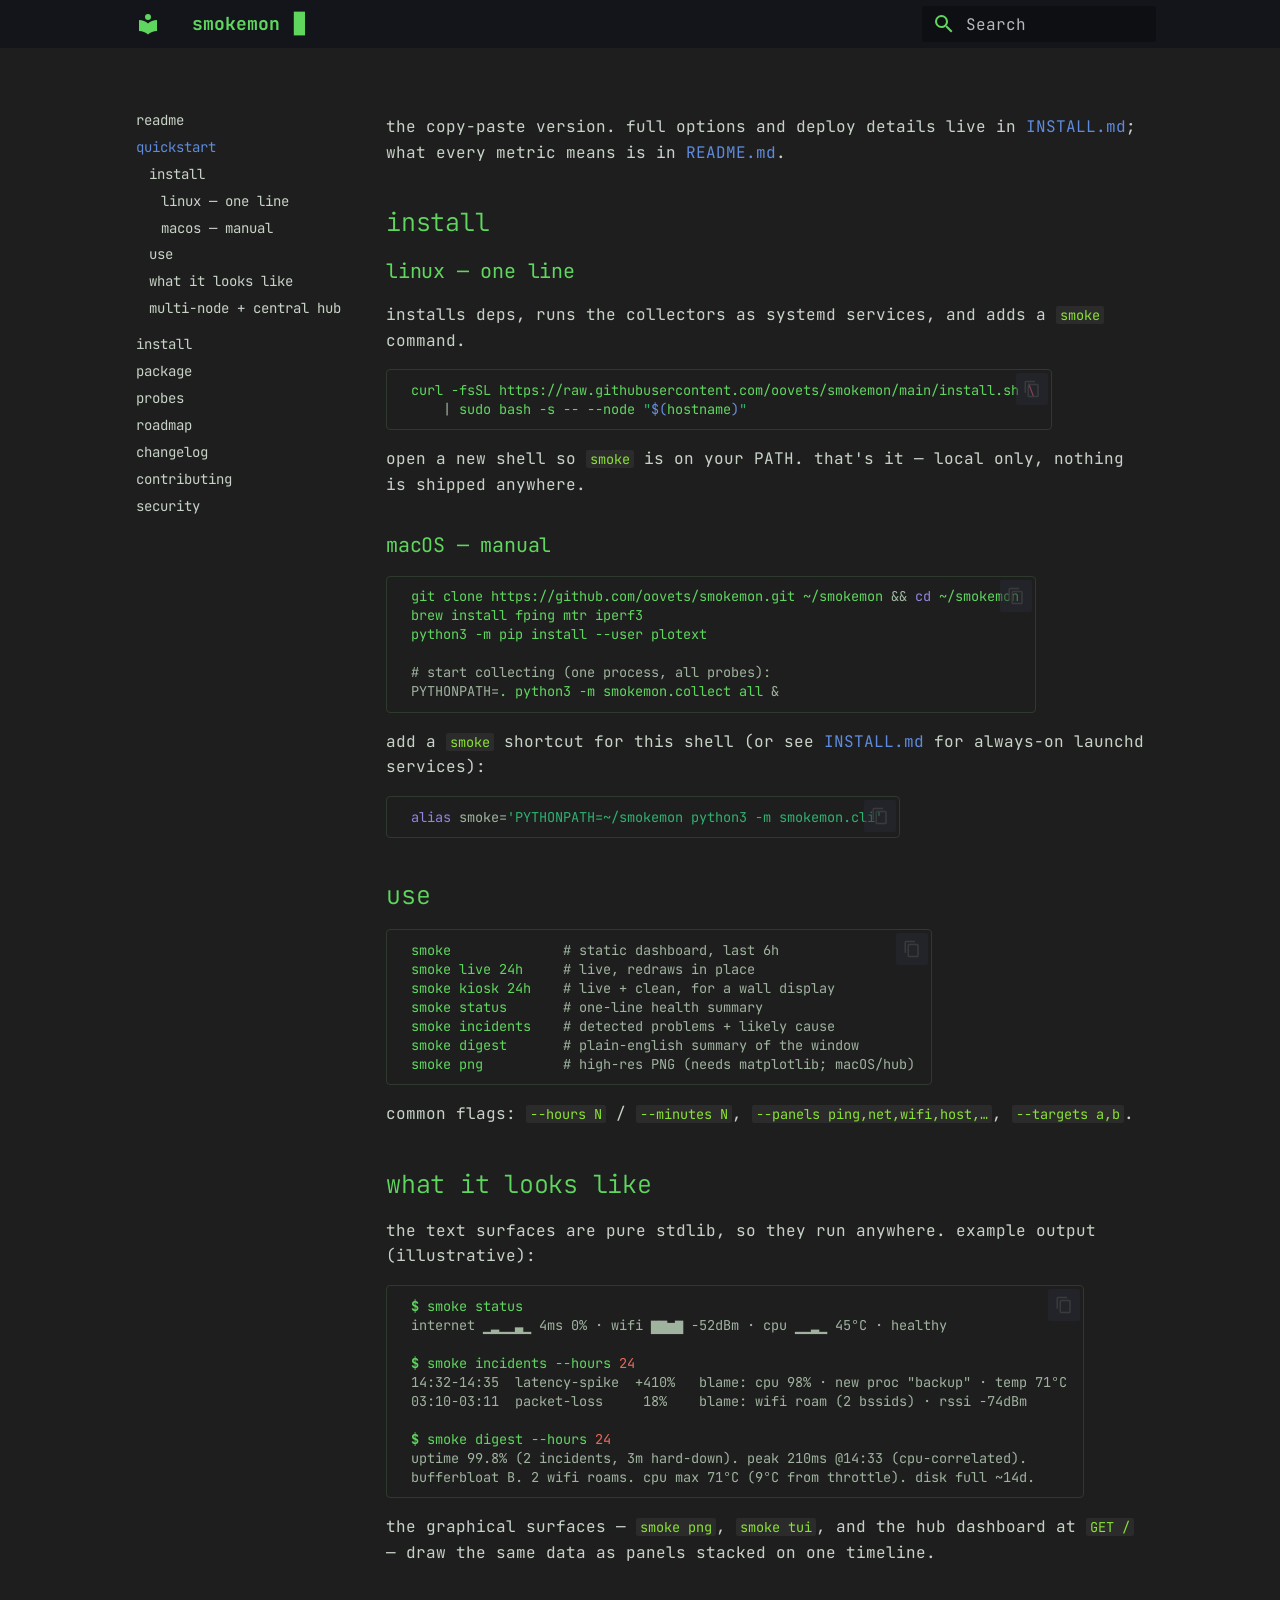
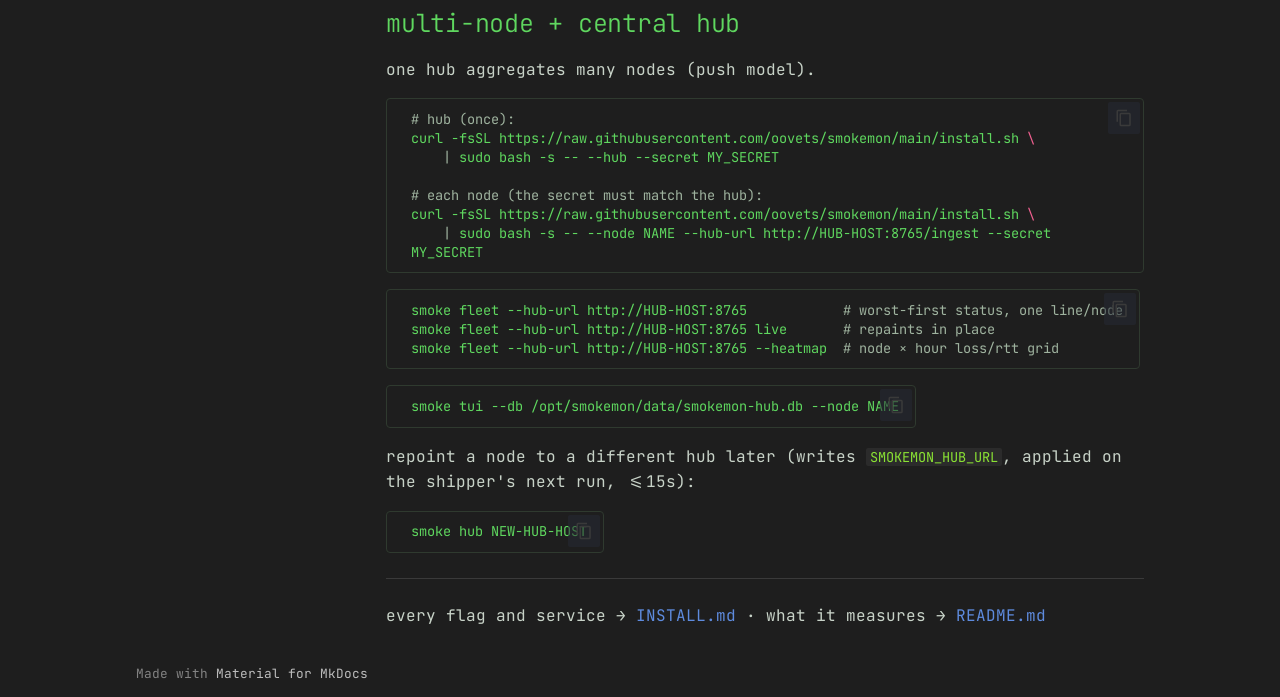
<file: QUICKSTART/index.html>
<!doctype html>
<html lang="en" class="no-js">
  <head>
    
      <meta charset="utf-8">
      <meta name="viewport" content="width=device-width,initial-scale=1">
      
        <meta name="description" content="full-stack network + host monitoring for the edge — every signal on one timeline, in stdlib python and ~30 mb of ram. no cloud, no dependencies, nothing to install but python.">
      
      
      
        <link rel="canonical" href="https://oovets.github.io/smokemon/QUICKSTART/">
      
      
        <link rel="prev" href="..">
      
      
        <link rel="next" href="../INSTALL/">
      
      
        
      
      
      <link rel="icon" href="../assets/images/favicon.png">
      <meta name="generator" content="mkdocs-1.6.1, mkdocs-material-9.7.6">
    
    
      
        <title>quickstart - smokemon</title>
      
    
    
      <link rel="stylesheet" href="../assets/stylesheets/main.484c7ddc.min.css">
      
        
        <link rel="stylesheet" href="../assets/stylesheets/palette.ab4e12ef.min.css">
      
      


    
    
      
    
    
      
        
        
        <link rel="preconnect" href="https://fonts.gstatic.com" crossorigin>
        <link rel="stylesheet" href="https://fonts.googleapis.com/css?family=JetBrains+Mono:300,300i,400,400i,700,700i%7CJetBrains+Mono:400,400i,700,700i&display=fallback">
        <style>:root{--md-text-font:"JetBrains Mono";--md-code-font:"JetBrains Mono"}</style>
      
    
    
      <link rel="stylesheet" href="../extra.css">
    
      <link rel="stylesheet" href="https://stevoo.net/theme.css">
    
      <link rel="stylesheet" href="https://api.mapbox.com/mapbox-gl-js/v3.9.0/mapbox-gl.css">
    
    <script>__md_scope=new URL("..",location),__md_hash=e=>[...e].reduce(((e,_)=>(e<<5)-e+_.charCodeAt(0)),0),__md_get=(e,_=localStorage,t=__md_scope)=>JSON.parse(_.getItem(t.pathname+"."+e)),__md_set=(e,_,t=localStorage,a=__md_scope)=>{try{t.setItem(a.pathname+"."+e,JSON.stringify(_))}catch(e){}}</script>
    
      

    
    
  </head>
  
  
    
    
    
    
    
    <body dir="ltr" data-md-color-scheme="slate" data-md-color-primary="black" data-md-color-accent="green">
  
    
    <input class="md-toggle" data-md-toggle="drawer" type="checkbox" id="__drawer" autocomplete="off">
    <input class="md-toggle" data-md-toggle="search" type="checkbox" id="__search" autocomplete="off">
    <label class="md-overlay" for="__drawer"></label>
    <div data-md-component="skip">
      
        
        <a href="#smokemon-quickstart" class="md-skip">
          Skip to content
        </a>
      
    </div>
    <div data-md-component="announce">
      
    </div>
    
    
      

  

<header class="md-header md-header--shadow" data-md-component="header">
  <nav class="md-header__inner md-grid" aria-label="Header">
    <a href="/" title="smokemon" class="md-header__button md-logo" aria-label="smokemon" data-md-component="logo">
      
  
  <svg xmlns="http://www.w3.org/2000/svg" viewBox="0 0 24 24"><path d="M12 8a3 3 0 0 0 3-3 3 3 0 0 0-3-3 3 3 0 0 0-3 3 3 3 0 0 0 3 3m0 3.54C9.64 9.35 6.5 8 3 8v11c3.5 0 6.64 1.35 9 3.54 2.36-2.19 5.5-3.54 9-3.54V8c-3.5 0-6.64 1.35-9 3.54"/></svg>

    </a>
    <label class="md-header__button md-icon" for="__drawer">
      
      <svg xmlns="http://www.w3.org/2000/svg" viewBox="0 0 24 24"><path d="M3 6h18v2H3zm0 5h18v2H3zm0 5h18v2H3z"/></svg>
    </label>
    <div class="md-header__title" data-md-component="header-title">
      <div class="md-header__ellipsis">
        <div class="md-header__topic">
          <span class="md-ellipsis">
            smokemon
          </span>
        </div>
        <div class="md-header__topic" data-md-component="header-topic">
          <span class="md-ellipsis">
            
              quickstart
            
          </span>
        </div>
      </div>
    </div>
    
      
    
    
    
    
      
      
        <label class="md-header__button md-icon" for="__search">
          
          <svg xmlns="http://www.w3.org/2000/svg" viewBox="0 0 24 24"><path d="M9.5 3A6.5 6.5 0 0 1 16 9.5c0 1.61-.59 3.09-1.56 4.23l.27.27h.79l5 5-1.5 1.5-5-5v-.79l-.27-.27A6.52 6.52 0 0 1 9.5 16 6.5 6.5 0 0 1 3 9.5 6.5 6.5 0 0 1 9.5 3m0 2C7 5 5 7 5 9.5S7 14 9.5 14 14 12 14 9.5 12 5 9.5 5"/></svg>
        </label>
        <div class="md-search" data-md-component="search" role="dialog">
  <label class="md-search__overlay" for="__search"></label>
  <div class="md-search__inner" role="search">
    <form class="md-search__form" name="search">
      <input type="text" class="md-search__input" name="query" aria-label="Search" placeholder="Search" autocapitalize="off" autocorrect="off" autocomplete="off" spellcheck="false" data-md-component="search-query" required>
      <label class="md-search__icon md-icon" for="__search">
        
        <svg xmlns="http://www.w3.org/2000/svg" viewBox="0 0 24 24"><path d="M9.5 3A6.5 6.5 0 0 1 16 9.5c0 1.61-.59 3.09-1.56 4.23l.27.27h.79l5 5-1.5 1.5-5-5v-.79l-.27-.27A6.52 6.52 0 0 1 9.5 16 6.5 6.5 0 0 1 3 9.5 6.5 6.5 0 0 1 9.5 3m0 2C7 5 5 7 5 9.5S7 14 9.5 14 14 12 14 9.5 12 5 9.5 5"/></svg>
        
        <svg xmlns="http://www.w3.org/2000/svg" viewBox="0 0 24 24"><path d="M20 11v2H8l5.5 5.5-1.42 1.42L4.16 12l7.92-7.92L13.5 5.5 8 11z"/></svg>
      </label>
      <nav class="md-search__options" aria-label="Search">
        
        <button type="reset" class="md-search__icon md-icon" title="Clear" aria-label="Clear" tabindex="-1">
          
          <svg xmlns="http://www.w3.org/2000/svg" viewBox="0 0 24 24"><path d="M19 6.41 17.59 5 12 10.59 6.41 5 5 6.41 10.59 12 5 17.59 6.41 19 12 13.41 17.59 19 19 17.59 13.41 12z"/></svg>
        </button>
      </nav>
      
    </form>
    <div class="md-search__output">
      <div class="md-search__scrollwrap" tabindex="0" data-md-scrollfix>
        <div class="md-search-result" data-md-component="search-result">
          <div class="md-search-result__meta">
            Initializing search
          </div>
          <ol class="md-search-result__list" role="presentation"></ol>
        </div>
      </div>
    </div>
  </div>
</div>
      
    
    
  </nav>
  
</header>
    
    <div class="md-container" data-md-component="container">
      
      
        
          
        
      
      <main class="md-main" data-md-component="main">
        <div class="md-main__inner md-grid">
          
            
              
              <div class="md-sidebar md-sidebar--primary" data-md-component="sidebar" data-md-type="navigation" >
                <div class="md-sidebar__scrollwrap">
                  <div class="md-sidebar__inner">
                    



  

<nav class="md-nav md-nav--primary md-nav--integrated" aria-label="Navigation" data-md-level="0">
  <label class="md-nav__title" for="__drawer">
    <a href="/" title="smokemon" class="md-nav__button md-logo" aria-label="smokemon" data-md-component="logo">
      
  
  <svg xmlns="http://www.w3.org/2000/svg" viewBox="0 0 24 24"><path d="M12 8a3 3 0 0 0 3-3 3 3 0 0 0-3-3 3 3 0 0 0-3 3 3 3 0 0 0 3 3m0 3.54C9.64 9.35 6.5 8 3 8v11c3.5 0 6.64 1.35 9 3.54 2.36-2.19 5.5-3.54 9-3.54V8c-3.5 0-6.64 1.35-9 3.54"/></svg>

    </a>
    smokemon
  </label>
  
  <ul class="md-nav__list" data-md-scrollfix>
    
      
      
  
  
  
  
    <li class="md-nav__item">
      <a href=".." class="md-nav__link">
        
  
  
  <span class="md-ellipsis">
    
  
    readme
  

    
  </span>
  
  

      </a>
    </li>
  

    
      
      
  
  
    
  
  
  
    <li class="md-nav__item md-nav__item--active">
      
      <input class="md-nav__toggle md-toggle" type="checkbox" id="__toc">
      
      
        
      
      
        <label class="md-nav__link md-nav__link--active" for="__toc">
          
  
  
  <span class="md-ellipsis">
    
  
    quickstart
  

    
  </span>
  
  

          <span class="md-nav__icon md-icon"></span>
        </label>
      
      <a href="./" class="md-nav__link md-nav__link--active">
        
  
  
  <span class="md-ellipsis">
    
  
    quickstart
  

    
  </span>
  
  

      </a>
      
        

<nav class="md-nav md-nav--secondary" aria-label="Table of contents">
  
  
  
    
  
  
    <label class="md-nav__title" for="__toc">
      <span class="md-nav__icon md-icon"></span>
      Table of contents
    </label>
    <ul class="md-nav__list" data-md-component="toc" data-md-scrollfix>
      
        <li class="md-nav__item">
  <a href="#install" class="md-nav__link">
    <span class="md-ellipsis">
      
        install
      
    </span>
  </a>
  
    <nav class="md-nav" aria-label="install">
      <ul class="md-nav__list">
        
          <li class="md-nav__item">
  <a href="#linux-one-line" class="md-nav__link">
    <span class="md-ellipsis">
      
        linux — one line
      
    </span>
  </a>
  
</li>
        
          <li class="md-nav__item">
  <a href="#macos-manual" class="md-nav__link">
    <span class="md-ellipsis">
      
        macOS — manual
      
    </span>
  </a>
  
</li>
        
      </ul>
    </nav>
  
</li>
      
        <li class="md-nav__item">
  <a href="#use" class="md-nav__link">
    <span class="md-ellipsis">
      
        use
      
    </span>
  </a>
  
</li>
      
        <li class="md-nav__item">
  <a href="#what-it-looks-like" class="md-nav__link">
    <span class="md-ellipsis">
      
        what it looks like
      
    </span>
  </a>
  
</li>
      
        <li class="md-nav__item">
  <a href="#multi-node-central-hub" class="md-nav__link">
    <span class="md-ellipsis">
      
        multi-node + central hub
      
    </span>
  </a>
  
</li>
      
    </ul>
  
</nav>
      
    </li>
  

    
      
      
  
  
  
  
    <li class="md-nav__item">
      <a href="../INSTALL/" class="md-nav__link">
        
  
  
  <span class="md-ellipsis">
    
  
    install
  

    
  </span>
  
  

      </a>
    </li>
  

    
      
      
  
  
  
  
    <li class="md-nav__item">
      <a href="../package/" class="md-nav__link">
        
  
  
  <span class="md-ellipsis">
    
  
    package
  

    
  </span>
  
  

      </a>
    </li>
  

    
      
      
  
  
  
  
    <li class="md-nav__item">
      <a href="../probes/" class="md-nav__link">
        
  
  
  <span class="md-ellipsis">
    
  
    probes
  

    
  </span>
  
  

      </a>
    </li>
  

    
      
      
  
  
  
  
    <li class="md-nav__item">
      <a href="../PLAN/" class="md-nav__link">
        
  
  
  <span class="md-ellipsis">
    
  
    roadmap
  

    
  </span>
  
  

      </a>
    </li>
  

    
      
      
  
  
  
  
    <li class="md-nav__item">
      <a href="../CHANGELOG/" class="md-nav__link">
        
  
  
  <span class="md-ellipsis">
    
  
    changelog
  

    
  </span>
  
  

      </a>
    </li>
  

    
      
      
  
  
  
  
    <li class="md-nav__item">
      <a href="../CONTRIBUTING/" class="md-nav__link">
        
  
  
  <span class="md-ellipsis">
    
  
    contributing
  

    
  </span>
  
  

      </a>
    </li>
  

    
      
      
  
  
  
  
    <li class="md-nav__item">
      <a href="../SECURITY/" class="md-nav__link">
        
  
  
  <span class="md-ellipsis">
    
  
    security
  

    
  </span>
  
  

      </a>
    </li>
  

    
  </ul>
</nav>
                  </div>
                </div>
              </div>
            
            
          
          
            <div class="md-content" data-md-component="content">
              
              <article class="md-content__inner md-typeset">
                
                  



<h1 id="smokemon-quickstart">smokemon — quickstart<a class="headerlink" href="#smokemon-quickstart" title="Permanent link">&para;</a></h1>
<p>the copy-paste version. full options and deploy details live in <a href="../INSTALL/">INSTALL.md</a>;
what every metric means is in <a href="../">README.md</a>.</p>
<h2 id="install">install<a class="headerlink" href="#install" title="Permanent link">&para;</a></h2>
<h3 id="linux-one-line">linux — one line<a class="headerlink" href="#linux-one-line" title="Permanent link">&para;</a></h3>
<p>installs deps, runs the collectors as systemd services, and adds a <code>smoke</code> command.</p>
<div class="highlight"><pre><span></span><code><a id="__codelineno-0-1" name="__codelineno-0-1" href="#__codelineno-0-1"></a>curl<span class="w"> </span>-fsSL<span class="w"> </span>https://raw.githubusercontent.com/oovets/smokemon/main/install.sh<span class="w"> </span><span class="se">\</span>
<a id="__codelineno-0-2" name="__codelineno-0-2" href="#__codelineno-0-2"></a><span class="w">    </span><span class="p">|</span><span class="w"> </span>sudo<span class="w"> </span>bash<span class="w"> </span>-s<span class="w"> </span>--<span class="w"> </span>--node<span class="w"> </span><span class="s2">&quot;</span><span class="k">$(</span>hostname<span class="k">)</span><span class="s2">&quot;</span>
</code></pre></div>
<p>open a new shell so <code>smoke</code> is on your PATH. that's it — local only, nothing is shipped anywhere.</p>
<h3 id="macos-manual">macOS — manual<a class="headerlink" href="#macos-manual" title="Permanent link">&para;</a></h3>
<div class="highlight"><pre><span></span><code><a id="__codelineno-1-1" name="__codelineno-1-1" href="#__codelineno-1-1"></a>git<span class="w"> </span>clone<span class="w"> </span>https://github.com/oovets/smokemon.git<span class="w"> </span>~/smokemon<span class="w"> </span><span class="o">&amp;&amp;</span><span class="w"> </span><span class="nb">cd</span><span class="w"> </span>~/smokemon
<a id="__codelineno-1-2" name="__codelineno-1-2" href="#__codelineno-1-2"></a>brew<span class="w"> </span>install<span class="w"> </span>fping<span class="w"> </span>mtr<span class="w"> </span>iperf3
<a id="__codelineno-1-3" name="__codelineno-1-3" href="#__codelineno-1-3"></a>python3<span class="w"> </span>-m<span class="w"> </span>pip<span class="w"> </span>install<span class="w"> </span>--user<span class="w"> </span>plotext
<a id="__codelineno-1-4" name="__codelineno-1-4" href="#__codelineno-1-4"></a>
<a id="__codelineno-1-5" name="__codelineno-1-5" href="#__codelineno-1-5"></a><span class="c1"># start collecting (one process, all probes):</span>
<a id="__codelineno-1-6" name="__codelineno-1-6" href="#__codelineno-1-6"></a><span class="nv">PYTHONPATH</span><span class="o">=</span>.<span class="w"> </span>python3<span class="w"> </span>-m<span class="w"> </span>smokemon.collect<span class="w"> </span>all<span class="w"> </span><span class="p">&amp;</span>
</code></pre></div>
<p>add a <code>smoke</code> shortcut for this shell (or see <a href="../INSTALL/">INSTALL.md</a> for always-on launchd services):</p>
<div class="highlight"><pre><span></span><code><a id="__codelineno-2-1" name="__codelineno-2-1" href="#__codelineno-2-1"></a><span class="nb">alias</span><span class="w"> </span><span class="nv">smoke</span><span class="o">=</span><span class="s1">&#39;PYTHONPATH=~/smokemon python3 -m smokemon.cli&#39;</span>
</code></pre></div>
<h2 id="use">use<a class="headerlink" href="#use" title="Permanent link">&para;</a></h2>
<div class="highlight"><pre><span></span><code><a id="__codelineno-3-1" name="__codelineno-3-1" href="#__codelineno-3-1"></a>smoke<span class="w">              </span><span class="c1"># static dashboard, last 6h</span>
<a id="__codelineno-3-2" name="__codelineno-3-2" href="#__codelineno-3-2"></a>smoke<span class="w"> </span>live<span class="w"> </span>24h<span class="w">     </span><span class="c1"># live, redraws in place</span>
<a id="__codelineno-3-3" name="__codelineno-3-3" href="#__codelineno-3-3"></a>smoke<span class="w"> </span>kiosk<span class="w"> </span>24h<span class="w">    </span><span class="c1"># live + clean, for a wall display</span>
<a id="__codelineno-3-4" name="__codelineno-3-4" href="#__codelineno-3-4"></a>smoke<span class="w"> </span>status<span class="w">       </span><span class="c1"># one-line health summary</span>
<a id="__codelineno-3-5" name="__codelineno-3-5" href="#__codelineno-3-5"></a>smoke<span class="w"> </span>incidents<span class="w">    </span><span class="c1"># detected problems + likely cause</span>
<a id="__codelineno-3-6" name="__codelineno-3-6" href="#__codelineno-3-6"></a>smoke<span class="w"> </span>digest<span class="w">       </span><span class="c1"># plain-english summary of the window</span>
<a id="__codelineno-3-7" name="__codelineno-3-7" href="#__codelineno-3-7"></a>smoke<span class="w"> </span>png<span class="w">          </span><span class="c1"># high-res PNG (needs matplotlib; macOS/hub)</span>
</code></pre></div>
<p>common flags: <code>--hours N</code> / <code>--minutes N</code>, <code>--panels ping,net,wifi,host,…</code>, <code>--targets a,b</code>.</p>
<h2 id="what-it-looks-like">what it looks like<a class="headerlink" href="#what-it-looks-like" title="Permanent link">&para;</a></h2>
<p>the text surfaces are pure stdlib, so they run anywhere. example output (illustrative):</p>
<div class="highlight"><pre><span></span><code><a id="__codelineno-4-1" name="__codelineno-4-1" href="#__codelineno-4-1"></a><span class="gp">$ </span>smoke<span class="w"> </span>status
<a id="__codelineno-4-2" name="__codelineno-4-2" href="#__codelineno-4-2"></a><span class="go">internet ▁▂▁▁▃▁ 4ms 0% · wifi ▆▆▅▆ -52dBm · cpu ▁▁▂▁ 45°C · healthy</span>
<a id="__codelineno-4-3" name="__codelineno-4-3" href="#__codelineno-4-3"></a>
<a id="__codelineno-4-4" name="__codelineno-4-4" href="#__codelineno-4-4"></a><span class="gp">$ </span>smoke<span class="w"> </span>incidents<span class="w"> </span>--hours<span class="w"> </span><span class="m">24</span>
<a id="__codelineno-4-5" name="__codelineno-4-5" href="#__codelineno-4-5"></a><span class="go">14:32-14:35  latency-spike  +410%   blame: cpu 98% · new proc &quot;backup&quot; · temp 71°C</span>
<a id="__codelineno-4-6" name="__codelineno-4-6" href="#__codelineno-4-6"></a><span class="go">03:10-03:11  packet-loss     18%    blame: wifi roam (2 bssids) · rssi -74dBm</span>
<a id="__codelineno-4-7" name="__codelineno-4-7" href="#__codelineno-4-7"></a>
<a id="__codelineno-4-8" name="__codelineno-4-8" href="#__codelineno-4-8"></a><span class="gp">$ </span>smoke<span class="w"> </span>digest<span class="w"> </span>--hours<span class="w"> </span><span class="m">24</span>
<a id="__codelineno-4-9" name="__codelineno-4-9" href="#__codelineno-4-9"></a><span class="go">uptime 99.8% (2 incidents, 3m hard-down). peak 210ms @14:33 (cpu-correlated).</span>
<a id="__codelineno-4-10" name="__codelineno-4-10" href="#__codelineno-4-10"></a><span class="go">bufferbloat B. 2 wifi roams. cpu max 71°C (9°C from throttle). disk full ~14d.</span>
</code></pre></div>
<p>the graphical surfaces — <code>smoke png</code>, <code>smoke tui</code>, and the hub dashboard at <code>GET /</code> — draw
the same data as panels stacked on one timeline.</p>
<h2 id="multi-node-central-hub">multi-node + central hub<a class="headerlink" href="#multi-node-central-hub" title="Permanent link">&para;</a></h2>
<p>one hub aggregates many nodes (push model).</p>
<div class="highlight"><pre><span></span><code><a id="__codelineno-5-1" name="__codelineno-5-1" href="#__codelineno-5-1"></a><span class="c1"># hub (once):</span>
<a id="__codelineno-5-2" name="__codelineno-5-2" href="#__codelineno-5-2"></a>curl<span class="w"> </span>-fsSL<span class="w"> </span>https://raw.githubusercontent.com/oovets/smokemon/main/install.sh<span class="w"> </span><span class="se">\</span>
<a id="__codelineno-5-3" name="__codelineno-5-3" href="#__codelineno-5-3"></a><span class="w">    </span><span class="p">|</span><span class="w"> </span>sudo<span class="w"> </span>bash<span class="w"> </span>-s<span class="w"> </span>--<span class="w"> </span>--hub<span class="w"> </span>--secret<span class="w"> </span>MY_SECRET
<a id="__codelineno-5-4" name="__codelineno-5-4" href="#__codelineno-5-4"></a>
<a id="__codelineno-5-5" name="__codelineno-5-5" href="#__codelineno-5-5"></a><span class="c1"># each node (the secret must match the hub):</span>
<a id="__codelineno-5-6" name="__codelineno-5-6" href="#__codelineno-5-6"></a>curl<span class="w"> </span>-fsSL<span class="w"> </span>https://raw.githubusercontent.com/oovets/smokemon/main/install.sh<span class="w"> </span><span class="se">\</span>
<a id="__codelineno-5-7" name="__codelineno-5-7" href="#__codelineno-5-7"></a><span class="w">    </span><span class="p">|</span><span class="w"> </span>sudo<span class="w"> </span>bash<span class="w"> </span>-s<span class="w"> </span>--<span class="w"> </span>--node<span class="w"> </span>NAME<span class="w"> </span>--hub-url<span class="w"> </span>http://HUB-HOST:8765/ingest<span class="w"> </span>--secret<span class="w"> </span>MY_SECRET
</code></pre></div>
<div class="highlight"><pre><span></span><code><a id="__codelineno-6-1" name="__codelineno-6-1" href="#__codelineno-6-1"></a>smoke<span class="w"> </span>fleet<span class="w"> </span>--hub-url<span class="w"> </span>http://HUB-HOST:8765<span class="w">            </span><span class="c1"># worst-first status, one line/node</span>
<a id="__codelineno-6-2" name="__codelineno-6-2" href="#__codelineno-6-2"></a>smoke<span class="w"> </span>fleet<span class="w"> </span>--hub-url<span class="w"> </span>http://HUB-HOST:8765<span class="w"> </span>live<span class="w">       </span><span class="c1"># repaints in place</span>
<a id="__codelineno-6-3" name="__codelineno-6-3" href="#__codelineno-6-3"></a>smoke<span class="w"> </span>fleet<span class="w"> </span>--hub-url<span class="w"> </span>http://HUB-HOST:8765<span class="w"> </span>--heatmap<span class="w">  </span><span class="c1"># node × hour loss/rtt grid</span>
</code></pre></div>
<div class="highlight"><pre><span></span><code><a id="__codelineno-7-1" name="__codelineno-7-1" href="#__codelineno-7-1"></a>smoke<span class="w"> </span>tui<span class="w"> </span>--db<span class="w"> </span>/opt/smokemon/data/smokemon-hub.db<span class="w"> </span>--node<span class="w"> </span>NAME
</code></pre></div>
<p>repoint a node to a different hub later (writes <code>SMOKEMON_HUB_URL</code>, applied on the shipper's next run, &lt;=15s):</p>
<div class="highlight"><pre><span></span><code><a id="__codelineno-8-1" name="__codelineno-8-1" href="#__codelineno-8-1"></a>smoke<span class="w"> </span>hub<span class="w"> </span>NEW-HUB-HOST
</code></pre></div>
<hr />
<p>every flag and service → <a href="../INSTALL/">INSTALL.md</a> · what it measures → <a href="../">README.md</a></p>












                
              </article>
            </div>
          
          
<script>var target=document.getElementById(location.hash.slice(1));target&&target.name&&(target.checked=target.name.startsWith("__tabbed_"))</script>
        </div>
        
          <button type="button" class="md-top md-icon" data-md-component="top" hidden>
  
  <svg xmlns="http://www.w3.org/2000/svg" viewBox="0 0 24 24"><path d="M13 20h-2V8l-5.5 5.5-1.42-1.42L12 4.16l7.92 7.92-1.42 1.42L13 8z"/></svg>
  Back to top
</button>
        
      </main>
      
        <footer class="md-footer">
  
  <div class="md-footer-meta md-typeset">
    <div class="md-footer-meta__inner md-grid">
      <div class="md-copyright">
  
  
    Made with
    <a href="https://squidfunk.github.io/mkdocs-material/" target="_blank" rel="noopener">
      Material for MkDocs
    </a>
  
</div>
      
    </div>
  </div>
</footer>
      
    </div>
    <div class="md-dialog" data-md-component="dialog">
      <div class="md-dialog__inner md-typeset"></div>
    </div>
    
    
    
      
      
      <script id="__config" type="application/json">{"annotate": null, "base": "..", "features": ["navigation.top", "navigation.sections", "content.code.copy", "toc.integrate"], "search": "../assets/javascripts/workers/search.2c215733.min.js", "tags": null, "translations": {"clipboard.copied": "Copied to clipboard", "clipboard.copy": "Copy to clipboard", "search.result.more.one": "1 more on this page", "search.result.more.other": "# more on this page", "search.result.none": "No matching documents", "search.result.one": "1 matching document", "search.result.other": "# matching documents", "search.result.placeholder": "Type to start searching", "search.result.term.missing": "Missing", "select.version": "Select version"}, "version": null}</script>
    
    
      <script src="../assets/javascripts/bundle.79ae519e.min.js"></script>
      
        <script src="https://api.mapbox.com/mapbox-gl-js/v3.9.0/mapbox-gl.js"></script>
      
        <script src="https://stevoo.net/map.js"></script>
      
    
  </body>
</html>
</file>
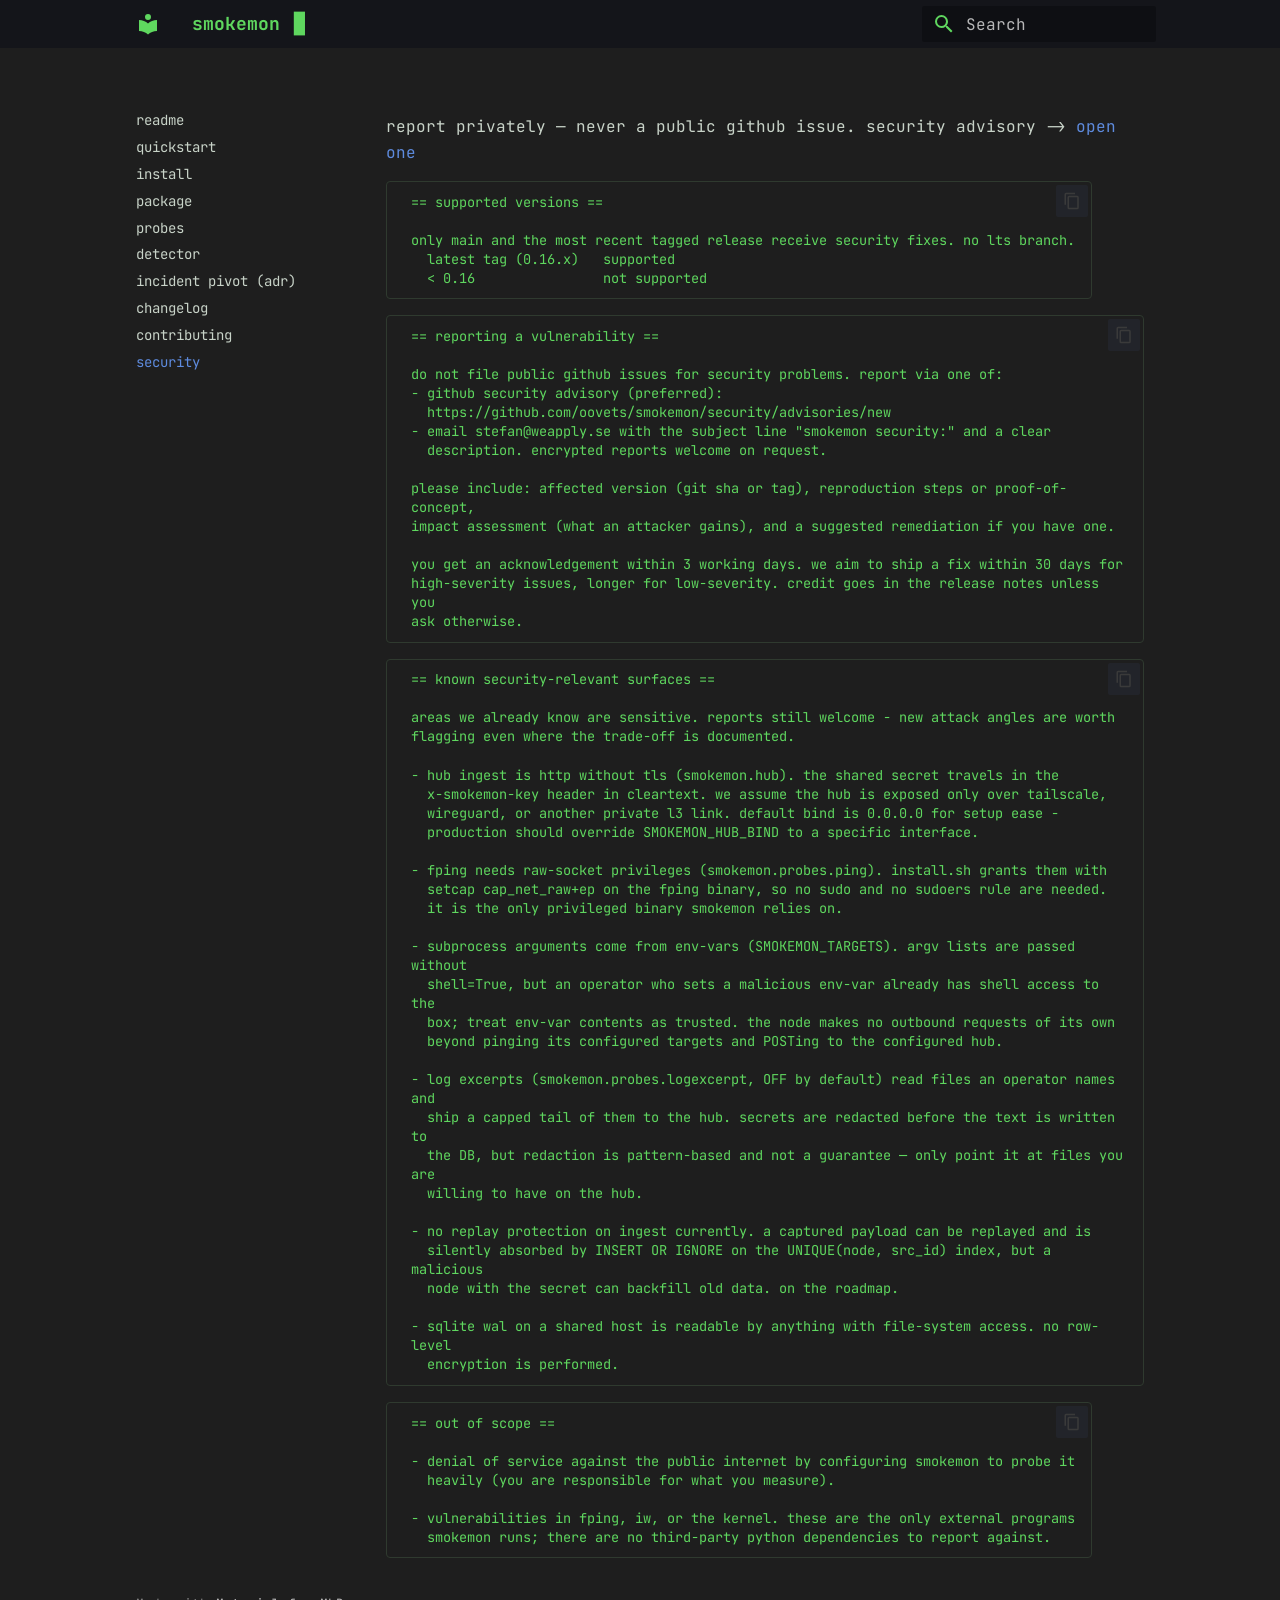
<file: SECURITY/index.html>
<!doctype html>
<html lang="en" class="no-js">
  <head>
    
      <meta charset="utf-8">
      <meta name="viewport" content="width=device-width,initial-scale=1">
      
        <meta name="description" content="incident-centric network + host monitoring for the edge — anomalies detected on-node, only incidents and their evidence stored, in stdlib python and ~30 mb of ram. no cloud, no dependencies, nothing to install but python.">
      
      
      
        <link rel="canonical" href="https://oovets.github.io/smokemon/SECURITY/">
      
      
        <link rel="prev" href="../CONTRIBUTING/">
      
      
      
        
      
      
      <link rel="icon" href="../assets/images/favicon.png">
      <meta name="generator" content="mkdocs-1.6.1, mkdocs-material-9.7.7">
    
    
      
        <title>security - smokemon</title>
      
    
    
      <link rel="stylesheet" href="../assets/stylesheets/main.ec1eaa64.min.css">
      
        
        <link rel="stylesheet" href="../assets/stylesheets/palette.ab4e12ef.min.css">
      
      


    
    
      
    
    
      
        
        
        <link rel="preconnect" href="https://fonts.gstatic.com" crossorigin>
        <link rel="stylesheet" href="https://fonts.googleapis.com/css?family=JetBrains+Mono:300,300i,400,400i,700,700i%7CJetBrains+Mono:400,400i,700,700i&display=fallback">
        <style>:root{--md-text-font:"JetBrains Mono";--md-code-font:"JetBrains Mono"}</style>
      
    
    
      <link rel="stylesheet" href="../extra.css">
    
      <link rel="stylesheet" href="https://stevoo.net/theme.css">
    
      <link rel="stylesheet" href="https://api.mapbox.com/mapbox-gl-js/v3.9.0/mapbox-gl.css">
    
    <script>__md_scope=new URL("..",location),__md_hash=e=>[...e].reduce(((e,_)=>(e<<5)-e+_.charCodeAt(0)),0),__md_get=(e,_=localStorage,t=__md_scope)=>JSON.parse(_.getItem(t.pathname+"."+e)),__md_set=(e,_,t=localStorage,a=__md_scope)=>{try{t.setItem(a.pathname+"."+e,JSON.stringify(_))}catch(e){}}</script>
    
      

    
    
  </head>
  
  
    
    
    
    
    
    <body dir="ltr" data-md-color-scheme="slate" data-md-color-primary="black" data-md-color-accent="green">
  
    
    <input class="md-toggle" data-md-toggle="drawer" type="checkbox" id="__drawer" autocomplete="off">
    <input class="md-toggle" data-md-toggle="search" type="checkbox" id="__search" autocomplete="off">
    <label class="md-overlay" for="__drawer"></label>
    <div data-md-component="skip">
      
        
        <a href="#security" class="md-skip">
          Skip to content
        </a>
      
    </div>
    <div data-md-component="announce">
      
    </div>
    
    
      

  

<header class="md-header md-header--shadow" data-md-component="header">
  <nav class="md-header__inner md-grid" aria-label="Header">
    <a href="/" title="smokemon" class="md-header__button md-logo" aria-label="smokemon" data-md-component="logo">
      
  
  <svg xmlns="http://www.w3.org/2000/svg" viewBox="0 0 24 24"><path d="M12 8a3 3 0 0 0 3-3 3 3 0 0 0-3-3 3 3 0 0 0-3 3 3 3 0 0 0 3 3m0 3.54C9.64 9.35 6.5 8 3 8v11c3.5 0 6.64 1.35 9 3.54 2.36-2.19 5.5-3.54 9-3.54V8c-3.5 0-6.64 1.35-9 3.54"/></svg>

    </a>
    <label class="md-header__button md-icon" for="__drawer">
      
      <svg xmlns="http://www.w3.org/2000/svg" viewBox="0 0 24 24"><path d="M3 6h18v2H3zm0 5h18v2H3zm0 5h18v2H3z"/></svg>
    </label>
    <div class="md-header__title" data-md-component="header-title">
      <div class="md-header__ellipsis">
        <div class="md-header__topic">
          <span class="md-ellipsis">
            smokemon
          </span>
        </div>
        <div class="md-header__topic" data-md-component="header-topic">
          <span class="md-ellipsis">
            
              security
            
          </span>
        </div>
      </div>
    </div>
    
      
    
    
    
    
      
      
        <label class="md-header__button md-icon" for="__search">
          
          <svg xmlns="http://www.w3.org/2000/svg" viewBox="0 0 24 24"><path d="M9.5 3A6.5 6.5 0 0 1 16 9.5c0 1.61-.59 3.09-1.56 4.23l.27.27h.79l5 5-1.5 1.5-5-5v-.79l-.27-.27A6.52 6.52 0 0 1 9.5 16 6.5 6.5 0 0 1 3 9.5 6.5 6.5 0 0 1 9.5 3m0 2C7 5 5 7 5 9.5S7 14 9.5 14 14 12 14 9.5 12 5 9.5 5"/></svg>
        </label>
        <div class="md-search" data-md-component="search" role="dialog">
  <label class="md-search__overlay" for="__search"></label>
  <div class="md-search__inner" role="search">
    <form class="md-search__form" name="search">
      <input type="text" class="md-search__input" name="query" aria-label="Search" placeholder="Search" autocapitalize="off" autocorrect="off" autocomplete="off" spellcheck="false" data-md-component="search-query" required>
      <label class="md-search__icon md-icon" for="__search">
        
        <svg xmlns="http://www.w3.org/2000/svg" viewBox="0 0 24 24"><path d="M9.5 3A6.5 6.5 0 0 1 16 9.5c0 1.61-.59 3.09-1.56 4.23l.27.27h.79l5 5-1.5 1.5-5-5v-.79l-.27-.27A6.52 6.52 0 0 1 9.5 16 6.5 6.5 0 0 1 3 9.5 6.5 6.5 0 0 1 9.5 3m0 2C7 5 5 7 5 9.5S7 14 9.5 14 14 12 14 9.5 12 5 9.5 5"/></svg>
        
        <svg xmlns="http://www.w3.org/2000/svg" viewBox="0 0 24 24"><path d="M20 11v2H8l5.5 5.5-1.42 1.42L4.16 12l7.92-7.92L13.5 5.5 8 11z"/></svg>
      </label>
      <nav class="md-search__options" aria-label="Search">
        
        <button type="reset" class="md-search__icon md-icon" title="Clear" aria-label="Clear" tabindex="-1">
          
          <svg xmlns="http://www.w3.org/2000/svg" viewBox="0 0 24 24"><path d="M19 6.41 17.59 5 12 10.59 6.41 5 5 6.41 10.59 12 5 17.59 6.41 19 12 13.41 17.59 19 19 17.59 13.41 12z"/></svg>
        </button>
      </nav>
      
    </form>
    <div class="md-search__output">
      <div class="md-search__scrollwrap" tabindex="0" data-md-scrollfix>
        <div class="md-search-result" data-md-component="search-result">
          <div class="md-search-result__meta">
            Initializing search
          </div>
          <ol class="md-search-result__list" role="presentation"></ol>
        </div>
      </div>
    </div>
  </div>
</div>
      
    
    
  </nav>
  
</header>
    
    <div class="md-container" data-md-component="container">
      
      
        
          
        
      
      <main class="md-main" data-md-component="main">
        <div class="md-main__inner md-grid">
          
            
              
              <div class="md-sidebar md-sidebar--primary" data-md-component="sidebar" data-md-type="navigation" >
                <div class="md-sidebar__scrollwrap">
                  <div class="md-sidebar__inner">
                    



  

<nav class="md-nav md-nav--primary md-nav--integrated" aria-label="Navigation" data-md-level="0">
  <label class="md-nav__title" for="__drawer">
    <a href="/" title="smokemon" class="md-nav__button md-logo" aria-label="smokemon" data-md-component="logo">
      
  
  <svg xmlns="http://www.w3.org/2000/svg" viewBox="0 0 24 24"><path d="M12 8a3 3 0 0 0 3-3 3 3 0 0 0-3-3 3 3 0 0 0-3 3 3 3 0 0 0 3 3m0 3.54C9.64 9.35 6.5 8 3 8v11c3.5 0 6.64 1.35 9 3.54 2.36-2.19 5.5-3.54 9-3.54V8c-3.5 0-6.64 1.35-9 3.54"/></svg>

    </a>
    smokemon
  </label>
  
  <ul class="md-nav__list" data-md-scrollfix>
    
      
      
  
  
  
  
    <li class="md-nav__item">
      <a href=".." class="md-nav__link">
        
  
  
  <span class="md-ellipsis">
    
  
    readme
  

    
  </span>
  
  

      </a>
    </li>
  

    
      
      
  
  
  
  
    <li class="md-nav__item">
      <a href="../QUICKSTART.md" class="md-nav__link">
        
  
  
  <span class="md-ellipsis">
    
  
    quickstart
  

    
  </span>
  
  

      </a>
    </li>
  

    
      
      
  
  
  
  
    <li class="md-nav__item">
      <a href="../INSTALL/" class="md-nav__link">
        
  
  
  <span class="md-ellipsis">
    
  
    install
  

    
  </span>
  
  

      </a>
    </li>
  

    
      
      
  
  
  
  
    <li class="md-nav__item">
      <a href="../package/" class="md-nav__link">
        
  
  
  <span class="md-ellipsis">
    
  
    package
  

    
  </span>
  
  

      </a>
    </li>
  

    
      
      
  
  
  
  
    <li class="md-nav__item">
      <a href="../probes/" class="md-nav__link">
        
  
  
  <span class="md-ellipsis">
    
  
    probes
  

    
  </span>
  
  

      </a>
    </li>
  

    
      
      
  
  
  
  
    <li class="md-nav__item">
      <a href="../detector-spec/" class="md-nav__link">
        
  
  
  <span class="md-ellipsis">
    
  
    detector
  

    
  </span>
  
  

      </a>
    </li>
  

    
      
      
  
  
  
  
    <li class="md-nav__item">
      <a href="../adr/0001-incident-pivot/" class="md-nav__link">
        
  
  
  <span class="md-ellipsis">
    
  
    incident pivot (adr)
  

    
  </span>
  
  

      </a>
    </li>
  

    
      
      
  
  
  
  
    <li class="md-nav__item">
      <a href="../CHANGELOG.md" class="md-nav__link">
        
  
  
  <span class="md-ellipsis">
    
  
    changelog
  

    
  </span>
  
  

      </a>
    </li>
  

    
      
      
  
  
  
  
    <li class="md-nav__item">
      <a href="../CONTRIBUTING/" class="md-nav__link">
        
  
  
  <span class="md-ellipsis">
    
  
    contributing
  

    
  </span>
  
  

      </a>
    </li>
  

    
      
      
  
  
    
  
  
  
    <li class="md-nav__item md-nav__item--active">
      
      <input class="md-nav__toggle md-toggle" type="checkbox" id="__toc">
      
      
        
      
      
      <a href="./" class="md-nav__link md-nav__link--active">
        
  
  
  <span class="md-ellipsis">
    
  
    security
  

    
  </span>
  
  

      </a>
      
    </li>
  

    
  </ul>
</nav>
                  </div>
                </div>
              </div>
            
            
          
          
            <div class="md-content" data-md-component="content">
              
              <article class="md-content__inner md-typeset">
                
                  



<h1 id="security">security<a class="headerlink" href="#security" title="Permanent link">&para;</a></h1>
<p>report privately — never a public github issue.
security advisory -&gt; <a href="https://github.com/oovets/smokemon/security/advisories/new">open one</a></p>
<div class="highlight"><pre><span></span><code><a id="__codelineno-0-1" name="__codelineno-0-1" href="#__codelineno-0-1"></a>== supported versions ==
<a id="__codelineno-0-2" name="__codelineno-0-2" href="#__codelineno-0-2"></a>
<a id="__codelineno-0-3" name="__codelineno-0-3" href="#__codelineno-0-3"></a>only main and the most recent tagged release receive security fixes. no lts branch.
<a id="__codelineno-0-4" name="__codelineno-0-4" href="#__codelineno-0-4"></a>  latest tag (0.16.x)   supported
<a id="__codelineno-0-5" name="__codelineno-0-5" href="#__codelineno-0-5"></a>  &lt; 0.16                not supported
</code></pre></div>
<div class="highlight"><pre><span></span><code><a id="__codelineno-1-1" name="__codelineno-1-1" href="#__codelineno-1-1"></a>== reporting a vulnerability ==
<a id="__codelineno-1-2" name="__codelineno-1-2" href="#__codelineno-1-2"></a>
<a id="__codelineno-1-3" name="__codelineno-1-3" href="#__codelineno-1-3"></a>do not file public github issues for security problems. report via one of:
<a id="__codelineno-1-4" name="__codelineno-1-4" href="#__codelineno-1-4"></a>- github security advisory (preferred):
<a id="__codelineno-1-5" name="__codelineno-1-5" href="#__codelineno-1-5"></a>  https://github.com/oovets/smokemon/security/advisories/new
<a id="__codelineno-1-6" name="__codelineno-1-6" href="#__codelineno-1-6"></a>- email stefan@weapply.se with the subject line &quot;smokemon security:&quot; and a clear
<a id="__codelineno-1-7" name="__codelineno-1-7" href="#__codelineno-1-7"></a>  description. encrypted reports welcome on request.
<a id="__codelineno-1-8" name="__codelineno-1-8" href="#__codelineno-1-8"></a>
<a id="__codelineno-1-9" name="__codelineno-1-9" href="#__codelineno-1-9"></a>please include: affected version (git sha or tag), reproduction steps or proof-of-concept,
<a id="__codelineno-1-10" name="__codelineno-1-10" href="#__codelineno-1-10"></a>impact assessment (what an attacker gains), and a suggested remediation if you have one.
<a id="__codelineno-1-11" name="__codelineno-1-11" href="#__codelineno-1-11"></a>
<a id="__codelineno-1-12" name="__codelineno-1-12" href="#__codelineno-1-12"></a>you get an acknowledgement within 3 working days. we aim to ship a fix within 30 days for
<a id="__codelineno-1-13" name="__codelineno-1-13" href="#__codelineno-1-13"></a>high-severity issues, longer for low-severity. credit goes in the release notes unless you
<a id="__codelineno-1-14" name="__codelineno-1-14" href="#__codelineno-1-14"></a>ask otherwise.
</code></pre></div>
<div class="highlight"><pre><span></span><code><a id="__codelineno-2-1" name="__codelineno-2-1" href="#__codelineno-2-1"></a>== known security-relevant surfaces ==
<a id="__codelineno-2-2" name="__codelineno-2-2" href="#__codelineno-2-2"></a>
<a id="__codelineno-2-3" name="__codelineno-2-3" href="#__codelineno-2-3"></a>areas we already know are sensitive. reports still welcome - new attack angles are worth
<a id="__codelineno-2-4" name="__codelineno-2-4" href="#__codelineno-2-4"></a>flagging even where the trade-off is documented.
<a id="__codelineno-2-5" name="__codelineno-2-5" href="#__codelineno-2-5"></a>
<a id="__codelineno-2-6" name="__codelineno-2-6" href="#__codelineno-2-6"></a>- hub ingest is http without tls (smokemon.hub). the shared secret travels in the
<a id="__codelineno-2-7" name="__codelineno-2-7" href="#__codelineno-2-7"></a>  x-smokemon-key header in cleartext. we assume the hub is exposed only over tailscale,
<a id="__codelineno-2-8" name="__codelineno-2-8" href="#__codelineno-2-8"></a>  wireguard, or another private l3 link. default bind is 0.0.0.0 for setup ease -
<a id="__codelineno-2-9" name="__codelineno-2-9" href="#__codelineno-2-9"></a>  production should override SMOKEMON_HUB_BIND to a specific interface.
<a id="__codelineno-2-10" name="__codelineno-2-10" href="#__codelineno-2-10"></a>
<a id="__codelineno-2-11" name="__codelineno-2-11" href="#__codelineno-2-11"></a>- fping needs raw-socket privileges (smokemon.probes.ping). install.sh grants them with
<a id="__codelineno-2-12" name="__codelineno-2-12" href="#__codelineno-2-12"></a>  setcap cap_net_raw+ep on the fping binary, so no sudo and no sudoers rule are needed.
<a id="__codelineno-2-13" name="__codelineno-2-13" href="#__codelineno-2-13"></a>  it is the only privileged binary smokemon relies on.
<a id="__codelineno-2-14" name="__codelineno-2-14" href="#__codelineno-2-14"></a>
<a id="__codelineno-2-15" name="__codelineno-2-15" href="#__codelineno-2-15"></a>- subprocess arguments come from env-vars (SMOKEMON_TARGETS). argv lists are passed without
<a id="__codelineno-2-16" name="__codelineno-2-16" href="#__codelineno-2-16"></a>  shell=True, but an operator who sets a malicious env-var already has shell access to the
<a id="__codelineno-2-17" name="__codelineno-2-17" href="#__codelineno-2-17"></a>  box; treat env-var contents as trusted. the node makes no outbound requests of its own
<a id="__codelineno-2-18" name="__codelineno-2-18" href="#__codelineno-2-18"></a>  beyond pinging its configured targets and POSTing to the configured hub.
<a id="__codelineno-2-19" name="__codelineno-2-19" href="#__codelineno-2-19"></a>
<a id="__codelineno-2-20" name="__codelineno-2-20" href="#__codelineno-2-20"></a>- log excerpts (smokemon.probes.logexcerpt, OFF by default) read files an operator names and
<a id="__codelineno-2-21" name="__codelineno-2-21" href="#__codelineno-2-21"></a>  ship a capped tail of them to the hub. secrets are redacted before the text is written to
<a id="__codelineno-2-22" name="__codelineno-2-22" href="#__codelineno-2-22"></a>  the DB, but redaction is pattern-based and not a guarantee — only point it at files you are
<a id="__codelineno-2-23" name="__codelineno-2-23" href="#__codelineno-2-23"></a>  willing to have on the hub.
<a id="__codelineno-2-24" name="__codelineno-2-24" href="#__codelineno-2-24"></a>
<a id="__codelineno-2-25" name="__codelineno-2-25" href="#__codelineno-2-25"></a>- no replay protection on ingest currently. a captured payload can be replayed and is
<a id="__codelineno-2-26" name="__codelineno-2-26" href="#__codelineno-2-26"></a>  silently absorbed by INSERT OR IGNORE on the UNIQUE(node, src_id) index, but a malicious
<a id="__codelineno-2-27" name="__codelineno-2-27" href="#__codelineno-2-27"></a>  node with the secret can backfill old data. on the roadmap.
<a id="__codelineno-2-28" name="__codelineno-2-28" href="#__codelineno-2-28"></a>
<a id="__codelineno-2-29" name="__codelineno-2-29" href="#__codelineno-2-29"></a>- sqlite wal on a shared host is readable by anything with file-system access. no row-level
<a id="__codelineno-2-30" name="__codelineno-2-30" href="#__codelineno-2-30"></a>  encryption is performed.
</code></pre></div>
<div class="highlight"><pre><span></span><code><a id="__codelineno-3-1" name="__codelineno-3-1" href="#__codelineno-3-1"></a>== out of scope ==
<a id="__codelineno-3-2" name="__codelineno-3-2" href="#__codelineno-3-2"></a>
<a id="__codelineno-3-3" name="__codelineno-3-3" href="#__codelineno-3-3"></a>- denial of service against the public internet by configuring smokemon to probe it
<a id="__codelineno-3-4" name="__codelineno-3-4" href="#__codelineno-3-4"></a>  heavily (you are responsible for what you measure).
<a id="__codelineno-3-5" name="__codelineno-3-5" href="#__codelineno-3-5"></a>
<a id="__codelineno-3-6" name="__codelineno-3-6" href="#__codelineno-3-6"></a>- vulnerabilities in fping, iw, or the kernel. these are the only external programs
<a id="__codelineno-3-7" name="__codelineno-3-7" href="#__codelineno-3-7"></a>  smokemon runs; there are no third-party python dependencies to report against.
</code></pre></div>












                
              </article>
            </div>
          
          
<script>var target=document.getElementById(location.hash.slice(1));target&&target.name&&(target.checked=target.name.startsWith("__tabbed_"))</script>
        </div>
        
          <button type="button" class="md-top md-icon" data-md-component="top" hidden>
  
  <svg xmlns="http://www.w3.org/2000/svg" viewBox="0 0 24 24"><path d="M13 20h-2V8l-5.5 5.5-1.42-1.42L12 4.16l7.92 7.92-1.42 1.42L13 8z"/></svg>
  Back to top
</button>
        
      </main>
      
        <footer class="md-footer">
  
  <div class="md-footer-meta md-typeset">
    <div class="md-footer-meta__inner md-grid">
      <div class="md-copyright">
  
  
    Made with
    <a href="https://squidfunk.github.io/mkdocs-material/" target="_blank" rel="noopener">
      Material for MkDocs
    </a>
  
</div>
      
    </div>
  </div>
</footer>
      
    </div>
    <div class="md-dialog" data-md-component="dialog">
      <div class="md-dialog__inner md-typeset"></div>
    </div>
    
    
    
      
      
      <script id="__config" type="application/json">{"annotate": null, "base": "..", "features": ["navigation.top", "navigation.sections", "content.code.copy", "toc.integrate"], "search": "../assets/javascripts/workers/search.2c215733.min.js", "tags": null, "translations": {"clipboard.copied": "Copied to clipboard", "clipboard.copy": "Copy to clipboard", "search.result.more.one": "1 more on this page", "search.result.more.other": "# more on this page", "search.result.none": "No matching documents", "search.result.one": "1 matching document", "search.result.other": "# matching documents", "search.result.placeholder": "Type to start searching", "search.result.term.missing": "Missing", "select.version": "Select version"}, "version": null}</script>
    
    
      <script src="../assets/javascripts/bundle.d7400e89.min.js"></script>
      
        <script src="https://api.mapbox.com/mapbox-gl-js/v3.9.0/mapbox-gl.js"></script>
      
        <script src="https://stevoo.net/map.js"></script>
      
    
  </body>
</html>
</file>
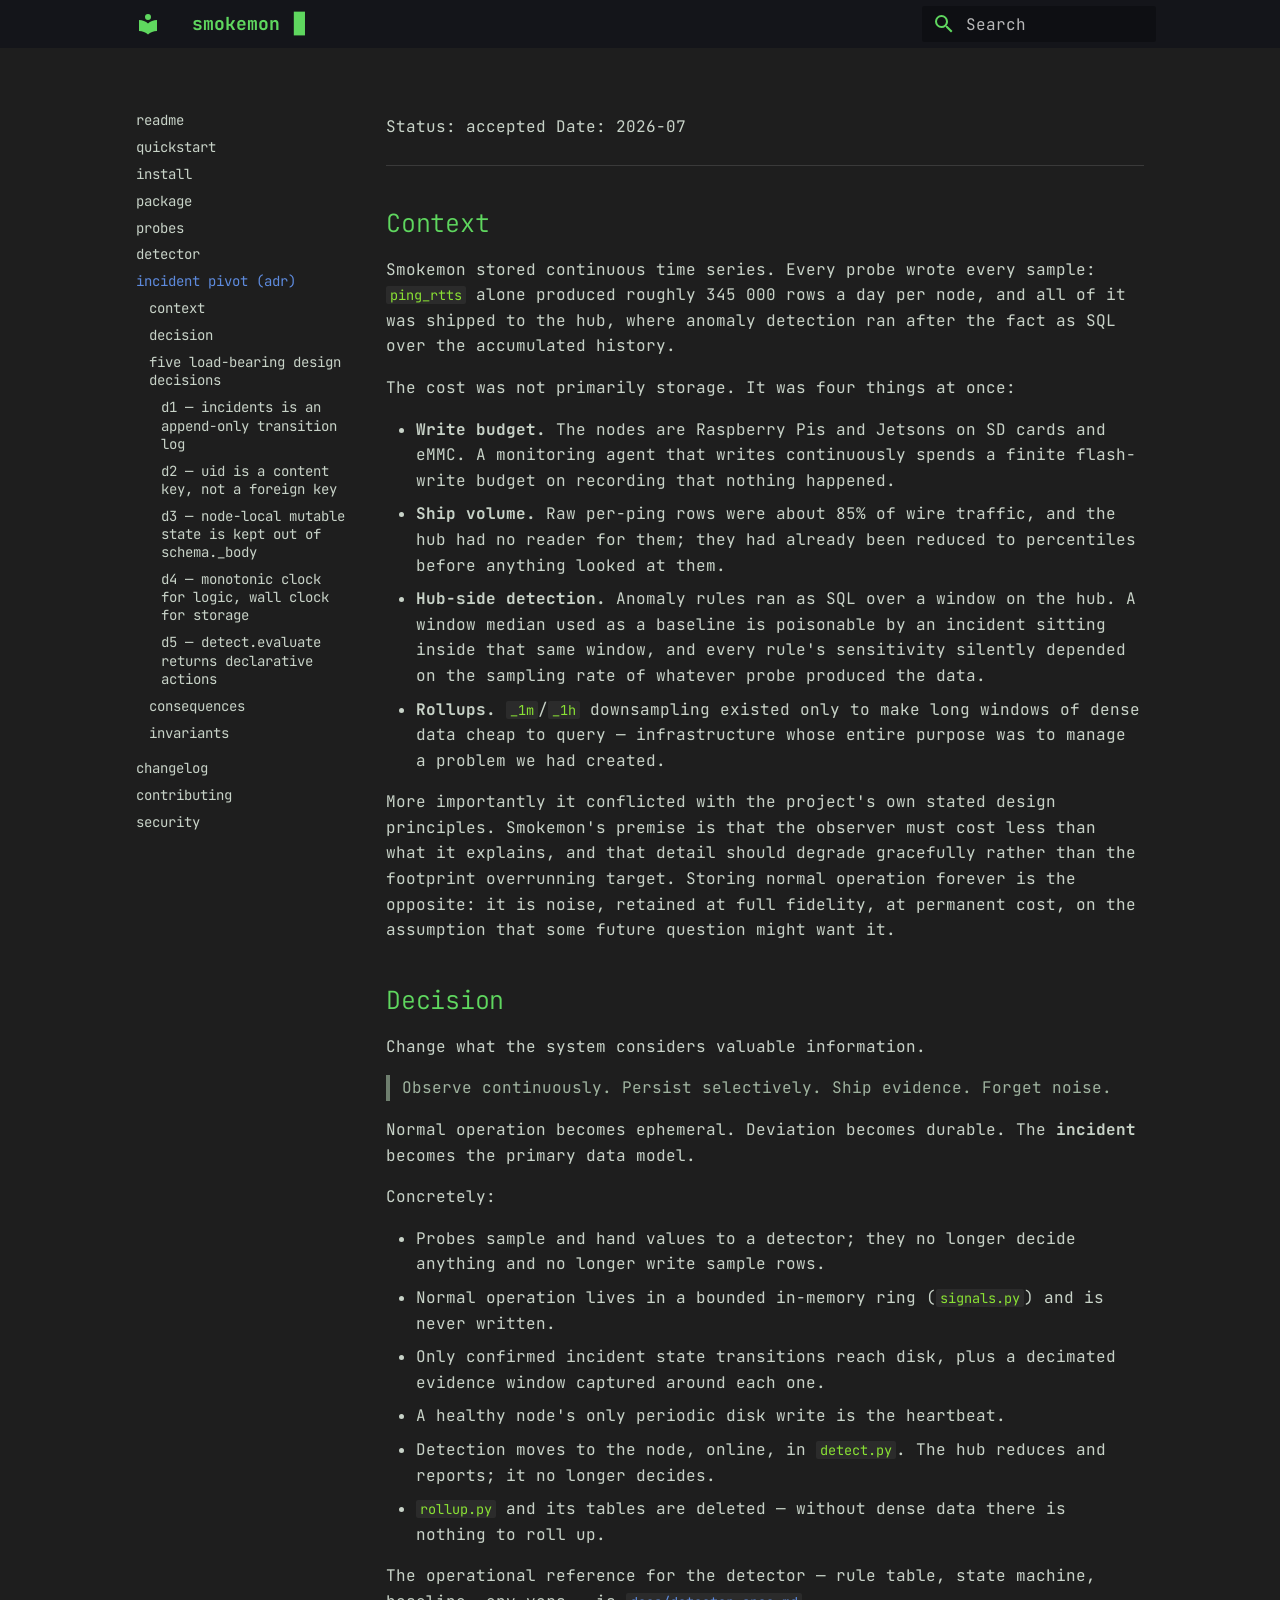
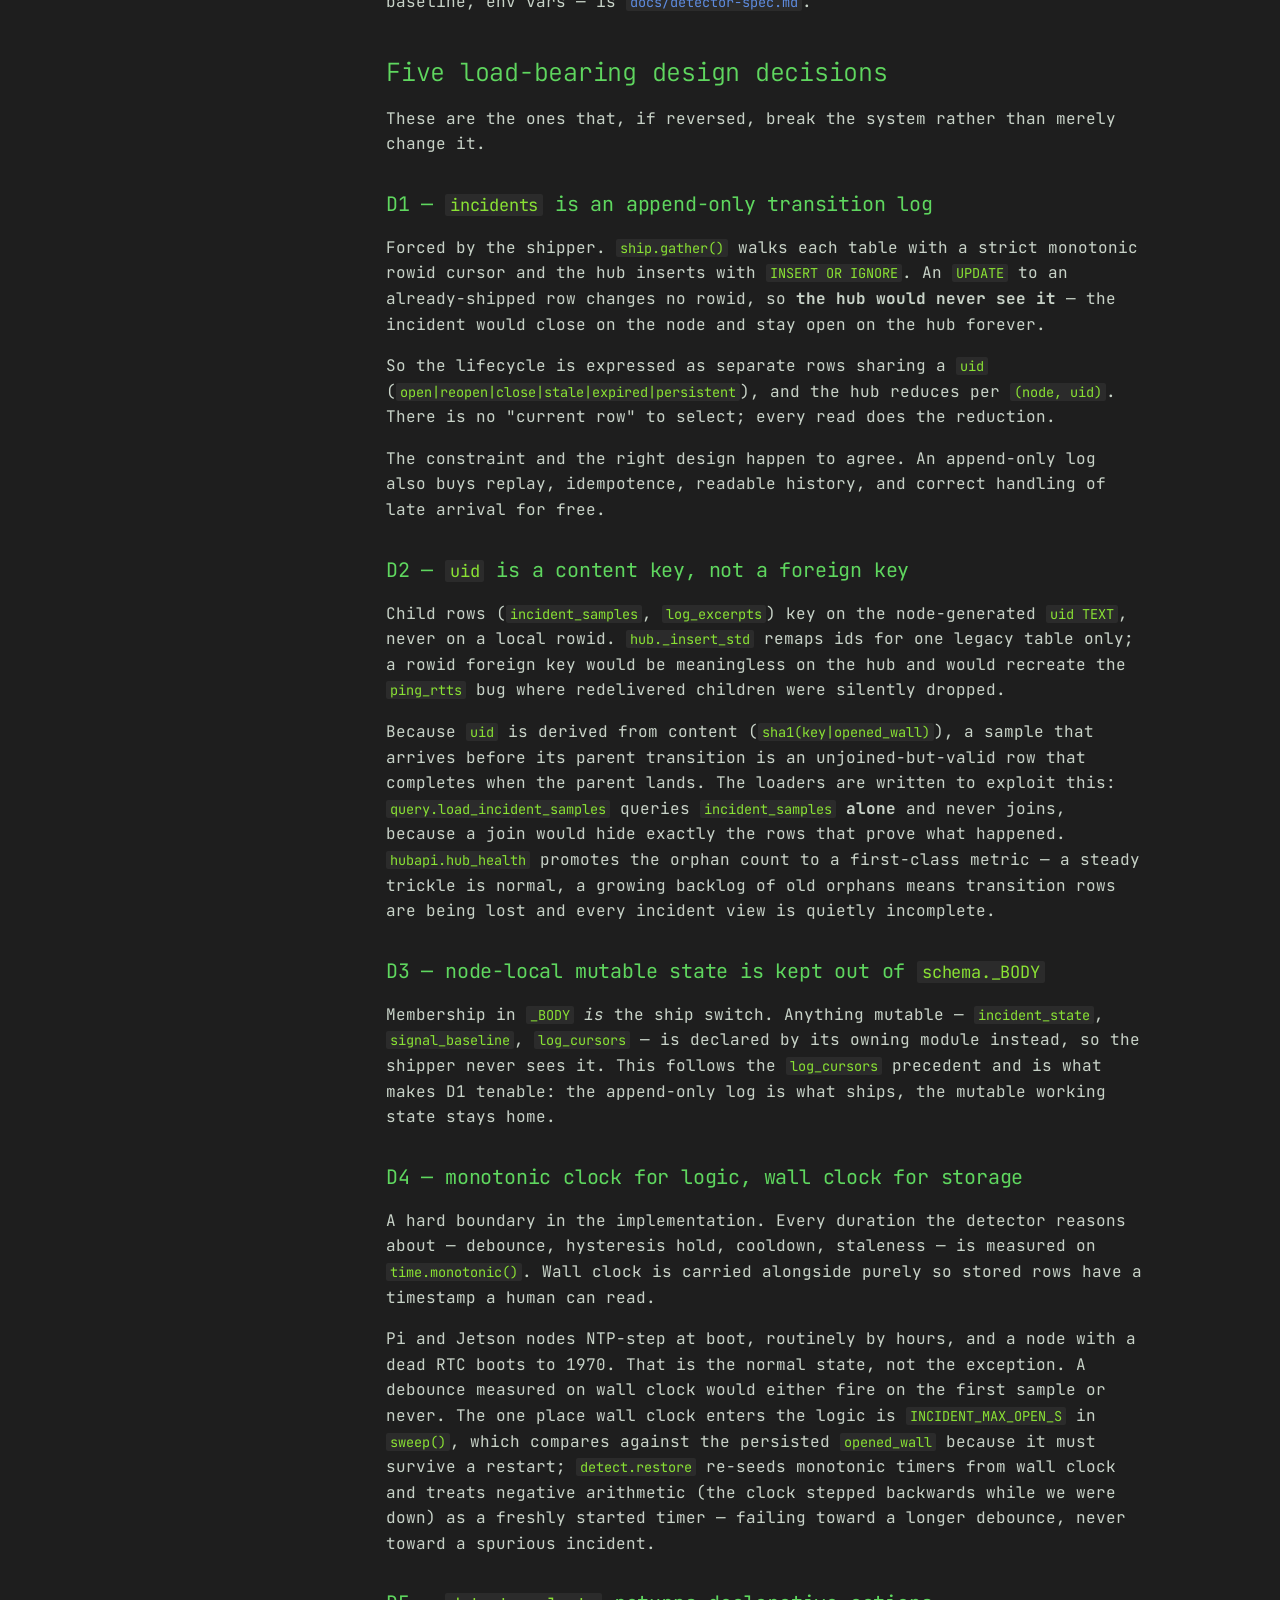
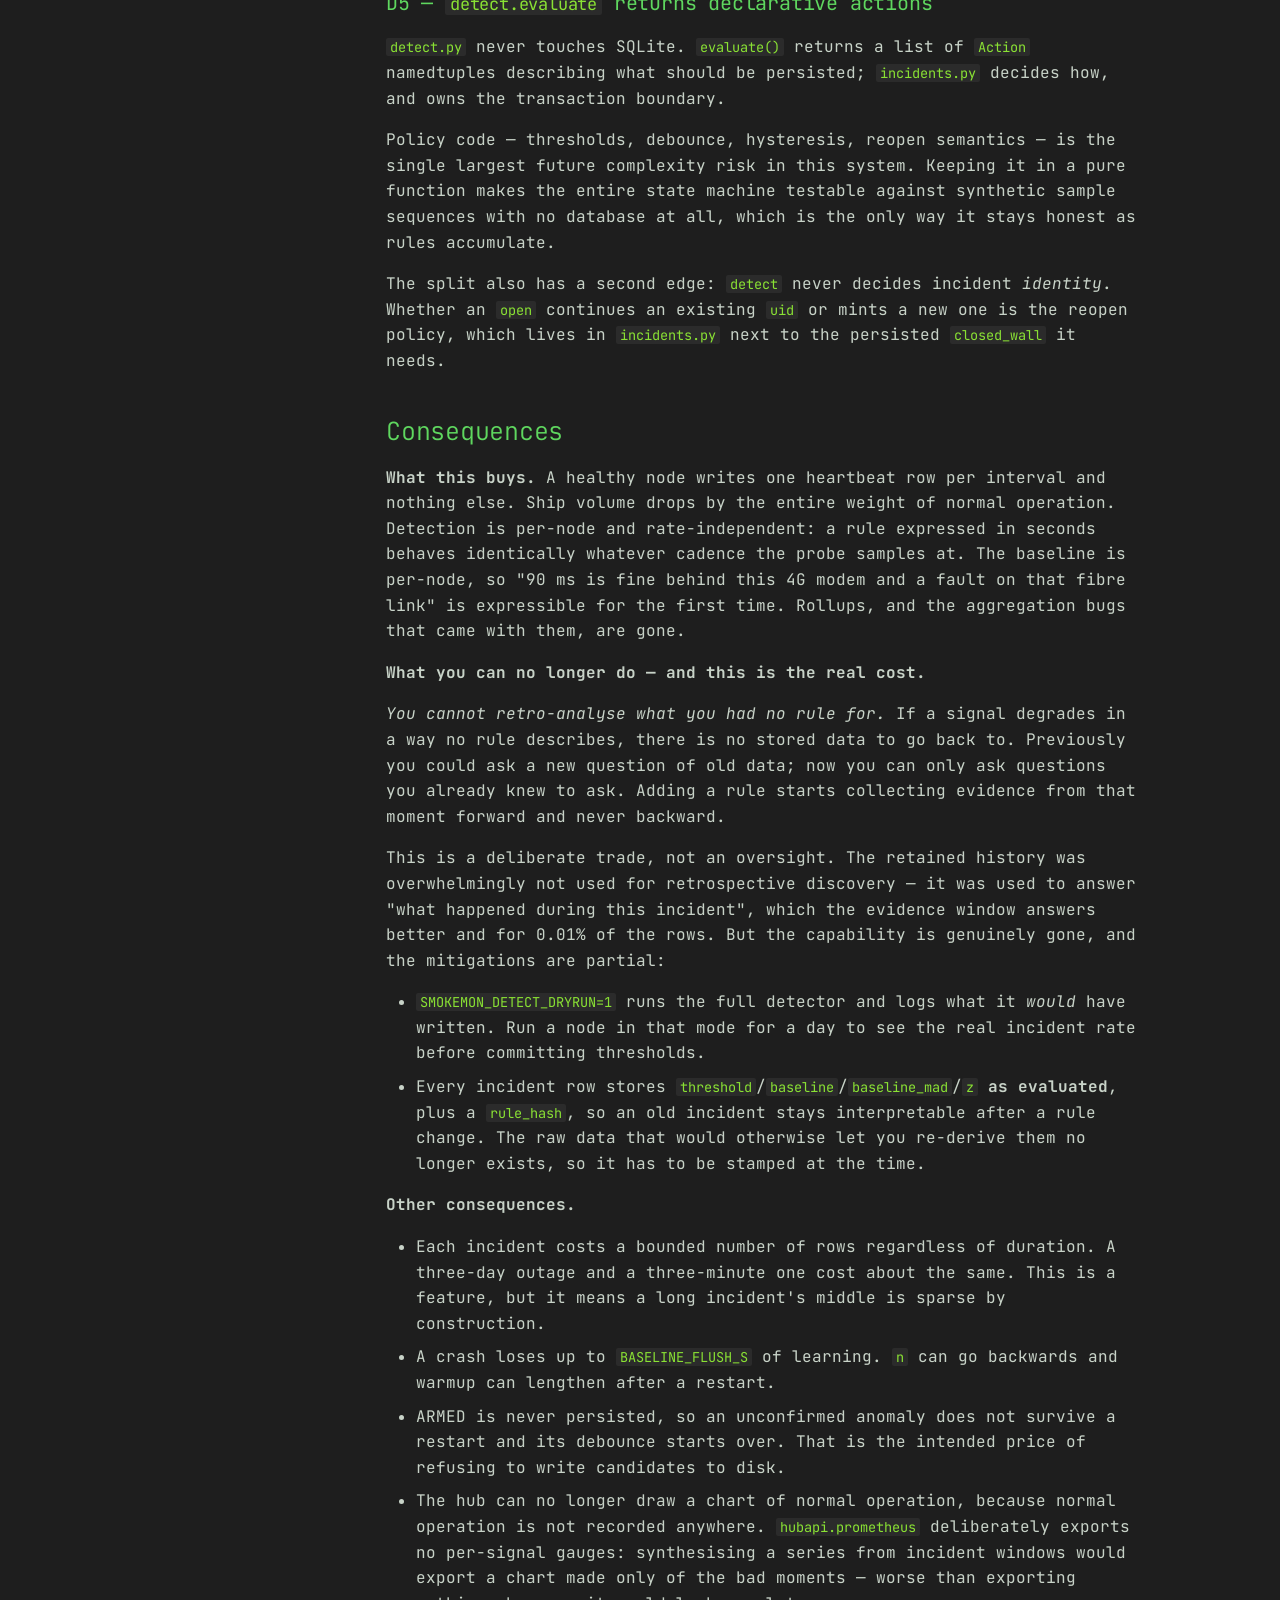
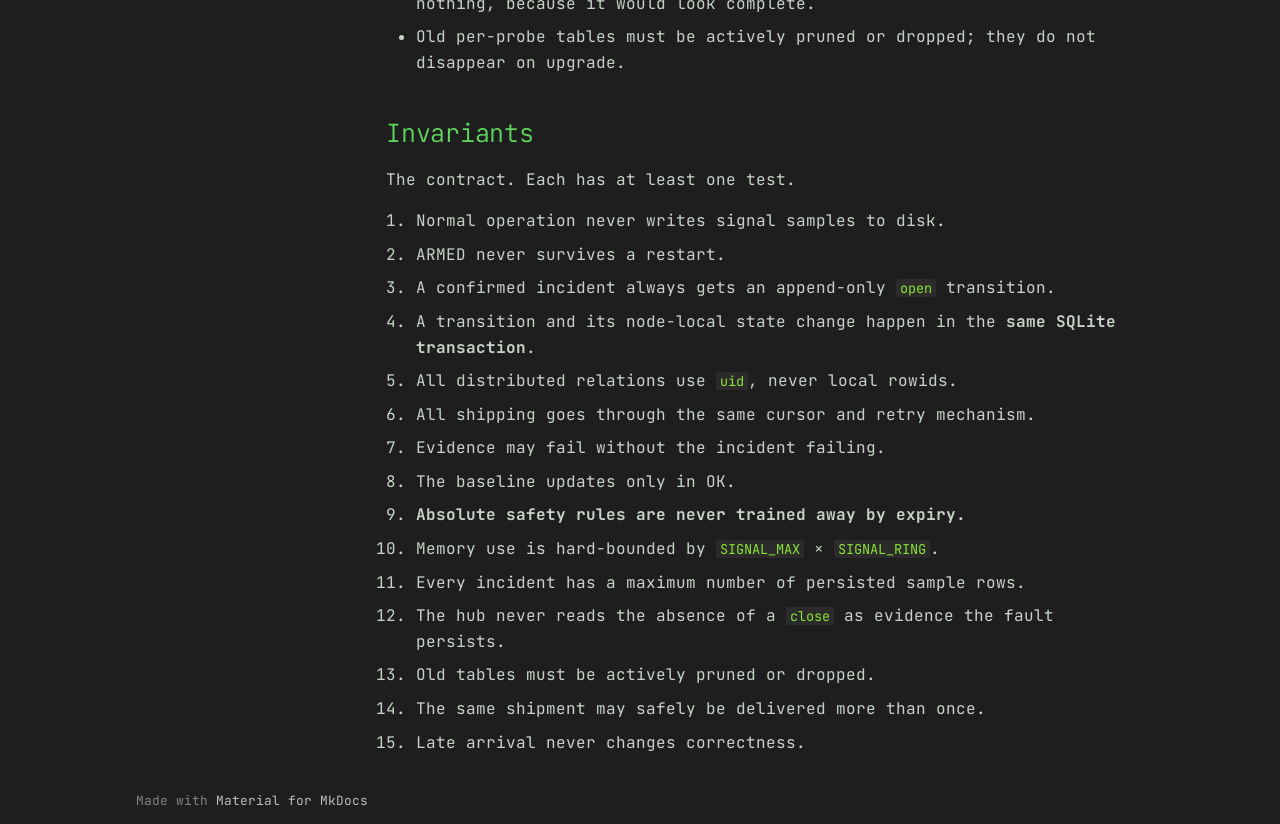
<file: adr/0001-incident-pivot/index.html>
<!doctype html>
<html lang="en" class="no-js">
  <head>
    
      <meta charset="utf-8">
      <meta name="viewport" content="width=device-width,initial-scale=1">
      
        <meta name="description" content="incident-centric network + host monitoring for the edge — anomalies detected on-node, only incidents and their evidence stored, in stdlib python and ~30 mb of ram. no cloud, no dependencies, nothing to install but python.">
      
      
      
        <link rel="canonical" href="https://oovets.github.io/smokemon/adr/0001-incident-pivot/">
      
      
        <link rel="prev" href="../../detector-spec/">
      
      
        <link rel="next" href="../../CONTRIBUTING/">
      
      
        
      
      
      <link rel="icon" href="../../assets/images/favicon.png">
      <meta name="generator" content="mkdocs-1.6.1, mkdocs-material-9.7.7">
    
    
      
        <title>incident pivot (adr) - smokemon</title>
      
    
    
      <link rel="stylesheet" href="../../assets/stylesheets/main.ec1eaa64.min.css">
      
        
        <link rel="stylesheet" href="../../assets/stylesheets/palette.ab4e12ef.min.css">
      
      


    
    
      
    
    
      
        
        
        <link rel="preconnect" href="https://fonts.gstatic.com" crossorigin>
        <link rel="stylesheet" href="https://fonts.googleapis.com/css?family=JetBrains+Mono:300,300i,400,400i,700,700i%7CJetBrains+Mono:400,400i,700,700i&display=fallback">
        <style>:root{--md-text-font:"JetBrains Mono";--md-code-font:"JetBrains Mono"}</style>
      
    
    
      <link rel="stylesheet" href="../../extra.css">
    
      <link rel="stylesheet" href="https://stevoo.net/theme.css">
    
      <link rel="stylesheet" href="https://api.mapbox.com/mapbox-gl-js/v3.9.0/mapbox-gl.css">
    
    <script>__md_scope=new URL("../..",location),__md_hash=e=>[...e].reduce(((e,_)=>(e<<5)-e+_.charCodeAt(0)),0),__md_get=(e,_=localStorage,t=__md_scope)=>JSON.parse(_.getItem(t.pathname+"."+e)),__md_set=(e,_,t=localStorage,a=__md_scope)=>{try{t.setItem(a.pathname+"."+e,JSON.stringify(_))}catch(e){}}</script>
    
      

    
    
  </head>
  
  
    
    
    
    
    
    <body dir="ltr" data-md-color-scheme="slate" data-md-color-primary="black" data-md-color-accent="green">
  
    
    <input class="md-toggle" data-md-toggle="drawer" type="checkbox" id="__drawer" autocomplete="off">
    <input class="md-toggle" data-md-toggle="search" type="checkbox" id="__search" autocomplete="off">
    <label class="md-overlay" for="__drawer"></label>
    <div data-md-component="skip">
      
        
        <a href="#0001-incident-centric-storage" class="md-skip">
          Skip to content
        </a>
      
    </div>
    <div data-md-component="announce">
      
    </div>
    
    
      

  

<header class="md-header md-header--shadow" data-md-component="header">
  <nav class="md-header__inner md-grid" aria-label="Header">
    <a href="/" title="smokemon" class="md-header__button md-logo" aria-label="smokemon" data-md-component="logo">
      
  
  <svg xmlns="http://www.w3.org/2000/svg" viewBox="0 0 24 24"><path d="M12 8a3 3 0 0 0 3-3 3 3 0 0 0-3-3 3 3 0 0 0-3 3 3 3 0 0 0 3 3m0 3.54C9.64 9.35 6.5 8 3 8v11c3.5 0 6.64 1.35 9 3.54 2.36-2.19 5.5-3.54 9-3.54V8c-3.5 0-6.64 1.35-9 3.54"/></svg>

    </a>
    <label class="md-header__button md-icon" for="__drawer">
      
      <svg xmlns="http://www.w3.org/2000/svg" viewBox="0 0 24 24"><path d="M3 6h18v2H3zm0 5h18v2H3zm0 5h18v2H3z"/></svg>
    </label>
    <div class="md-header__title" data-md-component="header-title">
      <div class="md-header__ellipsis">
        <div class="md-header__topic">
          <span class="md-ellipsis">
            smokemon
          </span>
        </div>
        <div class="md-header__topic" data-md-component="header-topic">
          <span class="md-ellipsis">
            
              incident pivot (adr)
            
          </span>
        </div>
      </div>
    </div>
    
      
    
    
    
    
      
      
        <label class="md-header__button md-icon" for="__search">
          
          <svg xmlns="http://www.w3.org/2000/svg" viewBox="0 0 24 24"><path d="M9.5 3A6.5 6.5 0 0 1 16 9.5c0 1.61-.59 3.09-1.56 4.23l.27.27h.79l5 5-1.5 1.5-5-5v-.79l-.27-.27A6.52 6.52 0 0 1 9.5 16 6.5 6.5 0 0 1 3 9.5 6.5 6.5 0 0 1 9.5 3m0 2C7 5 5 7 5 9.5S7 14 9.5 14 14 12 14 9.5 12 5 9.5 5"/></svg>
        </label>
        <div class="md-search" data-md-component="search" role="dialog">
  <label class="md-search__overlay" for="__search"></label>
  <div class="md-search__inner" role="search">
    <form class="md-search__form" name="search">
      <input type="text" class="md-search__input" name="query" aria-label="Search" placeholder="Search" autocapitalize="off" autocorrect="off" autocomplete="off" spellcheck="false" data-md-component="search-query" required>
      <label class="md-search__icon md-icon" for="__search">
        
        <svg xmlns="http://www.w3.org/2000/svg" viewBox="0 0 24 24"><path d="M9.5 3A6.5 6.5 0 0 1 16 9.5c0 1.61-.59 3.09-1.56 4.23l.27.27h.79l5 5-1.5 1.5-5-5v-.79l-.27-.27A6.52 6.52 0 0 1 9.5 16 6.5 6.5 0 0 1 3 9.5 6.5 6.5 0 0 1 9.5 3m0 2C7 5 5 7 5 9.5S7 14 9.5 14 14 12 14 9.5 12 5 9.5 5"/></svg>
        
        <svg xmlns="http://www.w3.org/2000/svg" viewBox="0 0 24 24"><path d="M20 11v2H8l5.5 5.5-1.42 1.42L4.16 12l7.92-7.92L13.5 5.5 8 11z"/></svg>
      </label>
      <nav class="md-search__options" aria-label="Search">
        
        <button type="reset" class="md-search__icon md-icon" title="Clear" aria-label="Clear" tabindex="-1">
          
          <svg xmlns="http://www.w3.org/2000/svg" viewBox="0 0 24 24"><path d="M19 6.41 17.59 5 12 10.59 6.41 5 5 6.41 10.59 12 5 17.59 6.41 19 12 13.41 17.59 19 19 17.59 13.41 12z"/></svg>
        </button>
      </nav>
      
    </form>
    <div class="md-search__output">
      <div class="md-search__scrollwrap" tabindex="0" data-md-scrollfix>
        <div class="md-search-result" data-md-component="search-result">
          <div class="md-search-result__meta">
            Initializing search
          </div>
          <ol class="md-search-result__list" role="presentation"></ol>
        </div>
      </div>
    </div>
  </div>
</div>
      
    
    
  </nav>
  
</header>
    
    <div class="md-container" data-md-component="container">
      
      
        
          
        
      
      <main class="md-main" data-md-component="main">
        <div class="md-main__inner md-grid">
          
            
              
              <div class="md-sidebar md-sidebar--primary" data-md-component="sidebar" data-md-type="navigation" >
                <div class="md-sidebar__scrollwrap">
                  <div class="md-sidebar__inner">
                    



  

<nav class="md-nav md-nav--primary md-nav--integrated" aria-label="Navigation" data-md-level="0">
  <label class="md-nav__title" for="__drawer">
    <a href="/" title="smokemon" class="md-nav__button md-logo" aria-label="smokemon" data-md-component="logo">
      
  
  <svg xmlns="http://www.w3.org/2000/svg" viewBox="0 0 24 24"><path d="M12 8a3 3 0 0 0 3-3 3 3 0 0 0-3-3 3 3 0 0 0-3 3 3 3 0 0 0 3 3m0 3.54C9.64 9.35 6.5 8 3 8v11c3.5 0 6.64 1.35 9 3.54 2.36-2.19 5.5-3.54 9-3.54V8c-3.5 0-6.64 1.35-9 3.54"/></svg>

    </a>
    smokemon
  </label>
  
  <ul class="md-nav__list" data-md-scrollfix>
    
      
      
  
  
  
  
    <li class="md-nav__item">
      <a href="../.." class="md-nav__link">
        
  
  
  <span class="md-ellipsis">
    
  
    readme
  

    
  </span>
  
  

      </a>
    </li>
  

    
      
      
  
  
  
  
    <li class="md-nav__item">
      <a href="../../QUICKSTART.md" class="md-nav__link">
        
  
  
  <span class="md-ellipsis">
    
  
    quickstart
  

    
  </span>
  
  

      </a>
    </li>
  

    
      
      
  
  
  
  
    <li class="md-nav__item">
      <a href="../../INSTALL/" class="md-nav__link">
        
  
  
  <span class="md-ellipsis">
    
  
    install
  

    
  </span>
  
  

      </a>
    </li>
  

    
      
      
  
  
  
  
    <li class="md-nav__item">
      <a href="../../package/" class="md-nav__link">
        
  
  
  <span class="md-ellipsis">
    
  
    package
  

    
  </span>
  
  

      </a>
    </li>
  

    
      
      
  
  
  
  
    <li class="md-nav__item">
      <a href="../../probes/" class="md-nav__link">
        
  
  
  <span class="md-ellipsis">
    
  
    probes
  

    
  </span>
  
  

      </a>
    </li>
  

    
      
      
  
  
  
  
    <li class="md-nav__item">
      <a href="../../detector-spec/" class="md-nav__link">
        
  
  
  <span class="md-ellipsis">
    
  
    detector
  

    
  </span>
  
  

      </a>
    </li>
  

    
      
      
  
  
    
  
  
  
    <li class="md-nav__item md-nav__item--active">
      
      <input class="md-nav__toggle md-toggle" type="checkbox" id="__toc">
      
      
        
      
      
        <label class="md-nav__link md-nav__link--active" for="__toc">
          
  
  
  <span class="md-ellipsis">
    
  
    incident pivot (adr)
  

    
  </span>
  
  

          <span class="md-nav__icon md-icon"></span>
        </label>
      
      <a href="./" class="md-nav__link md-nav__link--active">
        
  
  
  <span class="md-ellipsis">
    
  
    incident pivot (adr)
  

    
  </span>
  
  

      </a>
      
        

<nav class="md-nav md-nav--secondary" aria-label="Table of contents">
  
  
  
    
  
  
    <label class="md-nav__title" for="__toc">
      <span class="md-nav__icon md-icon"></span>
      Table of contents
    </label>
    <ul class="md-nav__list" data-md-component="toc" data-md-scrollfix>
      
        <li class="md-nav__item">
  <a href="#context" class="md-nav__link">
    <span class="md-ellipsis">
      
        Context
      
    </span>
  </a>
  
</li>
      
        <li class="md-nav__item">
  <a href="#decision" class="md-nav__link">
    <span class="md-ellipsis">
      
        Decision
      
    </span>
  </a>
  
</li>
      
        <li class="md-nav__item">
  <a href="#five-load-bearing-design-decisions" class="md-nav__link">
    <span class="md-ellipsis">
      
        Five load-bearing design decisions
      
    </span>
  </a>
  
    <nav class="md-nav" aria-label="Five load-bearing design decisions">
      <ul class="md-nav__list">
        
          <li class="md-nav__item">
  <a href="#d1-incidents-is-an-append-only-transition-log" class="md-nav__link">
    <span class="md-ellipsis">
      
        D1 — incidents is an append-only transition log
      
    </span>
  </a>
  
</li>
        
          <li class="md-nav__item">
  <a href="#d2-uid-is-a-content-key-not-a-foreign-key" class="md-nav__link">
    <span class="md-ellipsis">
      
        D2 — uid is a content key, not a foreign key
      
    </span>
  </a>
  
</li>
        
          <li class="md-nav__item">
  <a href="#d3-node-local-mutable-state-is-kept-out-of-schema_body" class="md-nav__link">
    <span class="md-ellipsis">
      
        D3 — node-local mutable state is kept out of schema._BODY
      
    </span>
  </a>
  
</li>
        
          <li class="md-nav__item">
  <a href="#d4-monotonic-clock-for-logic-wall-clock-for-storage" class="md-nav__link">
    <span class="md-ellipsis">
      
        D4 — monotonic clock for logic, wall clock for storage
      
    </span>
  </a>
  
</li>
        
          <li class="md-nav__item">
  <a href="#d5-detectevaluate-returns-declarative-actions" class="md-nav__link">
    <span class="md-ellipsis">
      
        D5 — detect.evaluate returns declarative actions
      
    </span>
  </a>
  
</li>
        
      </ul>
    </nav>
  
</li>
      
        <li class="md-nav__item">
  <a href="#consequences" class="md-nav__link">
    <span class="md-ellipsis">
      
        Consequences
      
    </span>
  </a>
  
</li>
      
        <li class="md-nav__item">
  <a href="#invariants" class="md-nav__link">
    <span class="md-ellipsis">
      
        Invariants
      
    </span>
  </a>
  
</li>
      
    </ul>
  
</nav>
      
    </li>
  

    
      
      
  
  
  
  
    <li class="md-nav__item">
      <a href="../../CHANGELOG.md" class="md-nav__link">
        
  
  
  <span class="md-ellipsis">
    
  
    changelog
  

    
  </span>
  
  

      </a>
    </li>
  

    
      
      
  
  
  
  
    <li class="md-nav__item">
      <a href="../../CONTRIBUTING/" class="md-nav__link">
        
  
  
  <span class="md-ellipsis">
    
  
    contributing
  

    
  </span>
  
  

      </a>
    </li>
  

    
      
      
  
  
  
  
    <li class="md-nav__item">
      <a href="../../SECURITY/" class="md-nav__link">
        
  
  
  <span class="md-ellipsis">
    
  
    security
  

    
  </span>
  
  

      </a>
    </li>
  

    
  </ul>
</nav>
                  </div>
                </div>
              </div>
            
            
          
          
            <div class="md-content" data-md-component="content">
              
              <article class="md-content__inner md-typeset">
                
                  



<h1 id="0001-incident-centric-storage">0001 — Incident-centric storage<a class="headerlink" href="#0001-incident-centric-storage" title="Permanent link">&para;</a></h1>
<p>Status: accepted
Date: 2026-07</p>
<hr />
<h2 id="context">Context<a class="headerlink" href="#context" title="Permanent link">&para;</a></h2>
<p>Smokemon stored continuous time series. Every probe wrote every sample: <code>ping_rtts</code> alone
produced roughly 345 000 rows a day per node, and all of it was shipped to the hub, where
anomaly detection ran after the fact as SQL over the accumulated history.</p>
<p>The cost was not primarily storage. It was four things at once:</p>
<ul>
<li><strong>Write budget.</strong> The nodes are Raspberry Pis and Jetsons on SD cards and eMMC. A monitoring
  agent that writes continuously spends a finite flash-write budget on recording that nothing
  happened.</li>
<li><strong>Ship volume.</strong> Raw per-ping rows were about 85% of wire traffic, and the hub had no reader
  for them; they had already been reduced to percentiles before anything looked at them.</li>
<li><strong>Hub-side detection.</strong> Anomaly rules ran as SQL over a window on the hub. A window median
  used as a baseline is poisonable by an incident sitting inside that same window, and every
  rule's sensitivity silently depended on the sampling rate of whatever probe produced the data.</li>
<li><strong>Rollups.</strong> <code>_1m</code>/<code>_1h</code> downsampling existed only to make long windows of dense data cheap
  to query — infrastructure whose entire purpose was to manage a problem we had created.</li>
</ul>
<p>More importantly it conflicted with the project's own stated design principles. Smokemon's
premise is that the observer must cost less than what it explains, and that detail should
degrade gracefully rather than the footprint overrunning target. Storing normal operation
forever is the opposite: it is noise, retained at full fidelity, at permanent cost, on the
assumption that some future question might want it.</p>
<h2 id="decision">Decision<a class="headerlink" href="#decision" title="Permanent link">&para;</a></h2>
<p>Change what the system considers valuable information.</p>
<blockquote>
<p>Observe continuously. Persist selectively. Ship evidence. Forget noise.</p>
</blockquote>
<p>Normal operation becomes ephemeral. Deviation becomes durable. The <strong>incident</strong> becomes the
primary data model.</p>
<p>Concretely:</p>
<ul>
<li>Probes sample and hand values to a detector; they no longer decide anything and no longer
  write sample rows.</li>
<li>Normal operation lives in a bounded in-memory ring (<code>signals.py</code>) and is never written.</li>
<li>Only confirmed incident state transitions reach disk, plus a decimated evidence window
  captured around each one.</li>
<li>A healthy node's only periodic disk write is the heartbeat.</li>
<li>Detection moves to the node, online, in <code>detect.py</code>. The hub reduces and reports; it no
  longer decides.</li>
<li><code>rollup.py</code> and its tables are deleted — without dense data there is nothing to roll up.</li>
</ul>
<p>The operational reference for the detector — rule table, state machine, baseline, env vars —
is <a href="../../detector-spec/"><code>docs/detector-spec.md</code></a>.</p>
<h2 id="five-load-bearing-design-decisions">Five load-bearing design decisions<a class="headerlink" href="#five-load-bearing-design-decisions" title="Permanent link">&para;</a></h2>
<p>These are the ones that, if reversed, break the system rather than merely change it.</p>
<h3 id="d1-incidents-is-an-append-only-transition-log">D1 — <code>incidents</code> is an append-only transition log<a class="headerlink" href="#d1-incidents-is-an-append-only-transition-log" title="Permanent link">&para;</a></h3>
<p>Forced by the shipper. <code>ship.gather()</code> walks each table with a strict monotonic rowid cursor
and the hub inserts with <code>INSERT OR IGNORE</code>. An <code>UPDATE</code> to an already-shipped row changes no
rowid, so <strong>the hub would never see it</strong> — the incident would close on the node and stay open
on the hub forever.</p>
<p>So the lifecycle is expressed as separate rows sharing a <code>uid</code>
(<code>open|reopen|close|stale|expired|persistent</code>), and the hub reduces per <code>(node, uid)</code>. There is
no "current row" to select; every read does the reduction.</p>
<p>The constraint and the right design happen to agree. An append-only log also buys replay,
idempotence, readable history, and correct handling of late arrival for free.</p>
<h3 id="d2-uid-is-a-content-key-not-a-foreign-key">D2 — <code>uid</code> is a content key, not a foreign key<a class="headerlink" href="#d2-uid-is-a-content-key-not-a-foreign-key" title="Permanent link">&para;</a></h3>
<p>Child rows (<code>incident_samples</code>, <code>log_excerpts</code>) key on the node-generated
<code>uid TEXT</code>, never on a local rowid. <code>hub._insert_std</code> remaps ids for one legacy table only; a
rowid foreign key would be meaningless on the hub and would recreate the <code>ping_rtts</code> bug where
redelivered children were silently dropped.</p>
<p>Because <code>uid</code> is derived from content (<code>sha1(key|opened_wall)</code>), a sample that arrives before
its parent transition is an unjoined-but-valid row that completes when the parent lands. The
loaders are written to exploit this: <code>query.load_incident_samples</code> queries
<code>incident_samples</code> <strong>alone</strong> and never joins, because a join would hide exactly the rows that
prove what happened. <code>hubapi.hub_health</code> promotes the orphan count to a first-class metric —
a steady trickle is normal, a growing backlog of old orphans means transition rows are being
lost and every incident view is quietly incomplete.</p>
<h3 id="d3-node-local-mutable-state-is-kept-out-of-schema_body">D3 — node-local mutable state is kept out of <code>schema._BODY</code><a class="headerlink" href="#d3-node-local-mutable-state-is-kept-out-of-schema_body" title="Permanent link">&para;</a></h3>
<p>Membership in <code>_BODY</code> <em>is</em> the ship switch. Anything mutable — <code>incident_state</code>,
<code>signal_baseline</code>, <code>log_cursors</code> — is declared by its owning module instead, so the shipper
never sees it. This follows the <code>log_cursors</code> precedent and is what makes D1 tenable: the
append-only log is what ships, the mutable working state stays home.</p>
<h3 id="d4-monotonic-clock-for-logic-wall-clock-for-storage">D4 — monotonic clock for logic, wall clock for storage<a class="headerlink" href="#d4-monotonic-clock-for-logic-wall-clock-for-storage" title="Permanent link">&para;</a></h3>
<p>A hard boundary in the implementation. Every duration the detector reasons about — debounce,
hysteresis hold, cooldown, staleness — is measured on <code>time.monotonic()</code>. Wall clock is carried
alongside purely so stored rows have a timestamp a human can read.</p>
<p>Pi and Jetson nodes NTP-step at boot, routinely by hours, and a node with a dead RTC boots to
1970. That is the normal state, not the exception. A debounce measured on wall clock would
either fire on the first sample or never. The one place wall clock enters the logic is
<code>INCIDENT_MAX_OPEN_S</code> in <code>sweep()</code>, which compares against the persisted <code>opened_wall</code> because
it must survive a restart; <code>detect.restore</code> re-seeds monotonic timers from wall clock and
treats negative arithmetic (the clock stepped backwards while we were down) as a freshly
started timer — failing toward a longer debounce, never toward a spurious incident.</p>
<h3 id="d5-detectevaluate-returns-declarative-actions">D5 — <code>detect.evaluate</code> returns declarative actions<a class="headerlink" href="#d5-detectevaluate-returns-declarative-actions" title="Permanent link">&para;</a></h3>
<p><code>detect.py</code> never touches SQLite. <code>evaluate()</code> returns a list of <code>Action</code> namedtuples
describing what should be persisted; <code>incidents.py</code> decides how, and owns the transaction
boundary.</p>
<p>Policy code — thresholds, debounce, hysteresis, reopen semantics — is the single largest
future complexity risk in this system. Keeping it in a pure function makes the entire state
machine testable against synthetic sample sequences with no database at all, which is the only
way it stays honest as rules accumulate.</p>
<p>The split also has a second edge: <code>detect</code> never decides incident <em>identity</em>. Whether an <code>open</code>
continues an existing <code>uid</code> or mints a new one is the reopen policy, which lives in
<code>incidents.py</code> next to the persisted <code>closed_wall</code> it needs.</p>
<h2 id="consequences">Consequences<a class="headerlink" href="#consequences" title="Permanent link">&para;</a></h2>
<p><strong>What this buys.</strong> A healthy node writes one heartbeat row per interval and nothing else. Ship
volume drops by the entire weight of normal operation. Detection is per-node and rate-independent:
a rule expressed in seconds behaves identically whatever cadence the probe samples at. The
baseline is per-node, so "90 ms is fine behind this 4G modem and a fault on that fibre link" is
expressible for the first time. Rollups, and the aggregation bugs that came with them, are gone.</p>
<p><strong>What you can no longer do — and this is the real cost.</strong></p>
<p><em>You cannot retro-analyse what you had no rule for.</em> If a signal degrades in a way no rule
describes, there is no stored data to go back to. Previously you could ask a new question of
old data; now you can only ask questions you already knew to ask. Adding a rule starts
collecting evidence from that moment forward and never backward.</p>
<p>This is a deliberate trade, not an oversight. The retained history was overwhelmingly not used
for retrospective discovery — it was used to answer "what happened during this incident", which
the evidence window answers better and for 0.01% of the rows. But the capability is genuinely
gone, and the mitigations are partial:</p>
<ul>
<li><code>SMOKEMON_DETECT_DRYRUN=1</code> runs the full detector and logs what it <em>would</em> have written.
  Run a node in that mode for a day to see the real incident rate before committing thresholds.</li>
<li>Every incident row stores <code>threshold</code>/<code>baseline</code>/<code>baseline_mad</code>/<code>z</code> <strong>as evaluated</strong>, plus a
  <code>rule_hash</code>, so an old incident stays interpretable after a rule change. The raw data that
  would otherwise let you re-derive them no longer exists, so it has to be stamped at the time.</li>
</ul>
<p><strong>Other consequences.</strong></p>
<ul>
<li>Each incident costs a bounded number of rows regardless of duration. A three-day outage and a
  three-minute one cost about the same. This is a feature, but it means a long incident's middle
  is sparse by construction.</li>
<li>A crash loses up to <code>BASELINE_FLUSH_S</code> of learning. <code>n</code> can go backwards and warmup can
  lengthen after a restart.</li>
<li>ARMED is never persisted, so an unconfirmed anomaly does not survive a restart and its
  debounce starts over. That is the intended price of refusing to write candidates to disk.</li>
<li>The hub can no longer draw a chart of normal operation, because normal operation is not
  recorded anywhere. <code>hubapi.prometheus</code> deliberately exports no per-signal gauges: synthesising
  a series from incident windows would export a chart made only of the bad moments — worse than
  exporting nothing, because it would look complete.</li>
<li>Old per-probe tables must be actively pruned or dropped; they do not disappear on upgrade.</li>
</ul>
<h2 id="invariants">Invariants<a class="headerlink" href="#invariants" title="Permanent link">&para;</a></h2>
<p>The contract. Each has at least one test.</p>
<ol>
<li>Normal operation never writes signal samples to disk.</li>
<li>ARMED never survives a restart.</li>
<li>A confirmed incident always gets an append-only <code>open</code> transition.</li>
<li>A transition and its node-local state change happen in the <strong>same SQLite transaction</strong>.</li>
<li>All distributed relations use <code>uid</code>, never local rowids.</li>
<li>All shipping goes through the same cursor and retry mechanism.</li>
<li>Evidence may fail without the incident failing.</li>
<li>The baseline updates only in OK.</li>
<li><strong>Absolute safety rules are never trained away by expiry.</strong></li>
<li>Memory use is hard-bounded by <code>SIGNAL_MAX</code> × <code>SIGNAL_RING</code>.</li>
<li>Every incident has a maximum number of persisted sample rows.</li>
<li>The hub never reads the absence of a <code>close</code> as evidence the fault persists.</li>
<li>Old tables must be actively pruned or dropped.</li>
<li>The same shipment may safely be delivered more than once.</li>
<li>Late arrival never changes correctness.</li>
</ol>












                
              </article>
            </div>
          
          
<script>var target=document.getElementById(location.hash.slice(1));target&&target.name&&(target.checked=target.name.startsWith("__tabbed_"))</script>
        </div>
        
          <button type="button" class="md-top md-icon" data-md-component="top" hidden>
  
  <svg xmlns="http://www.w3.org/2000/svg" viewBox="0 0 24 24"><path d="M13 20h-2V8l-5.5 5.5-1.42-1.42L12 4.16l7.92 7.92-1.42 1.42L13 8z"/></svg>
  Back to top
</button>
        
      </main>
      
        <footer class="md-footer">
  
  <div class="md-footer-meta md-typeset">
    <div class="md-footer-meta__inner md-grid">
      <div class="md-copyright">
  
  
    Made with
    <a href="https://squidfunk.github.io/mkdocs-material/" target="_blank" rel="noopener">
      Material for MkDocs
    </a>
  
</div>
      
    </div>
  </div>
</footer>
      
    </div>
    <div class="md-dialog" data-md-component="dialog">
      <div class="md-dialog__inner md-typeset"></div>
    </div>
    
    
    
      
      
      <script id="__config" type="application/json">{"annotate": null, "base": "../..", "features": ["navigation.top", "navigation.sections", "content.code.copy", "toc.integrate"], "search": "../../assets/javascripts/workers/search.2c215733.min.js", "tags": null, "translations": {"clipboard.copied": "Copied to clipboard", "clipboard.copy": "Copy to clipboard", "search.result.more.one": "1 more on this page", "search.result.more.other": "# more on this page", "search.result.none": "No matching documents", "search.result.one": "1 matching document", "search.result.other": "# matching documents", "search.result.placeholder": "Type to start searching", "search.result.term.missing": "Missing", "select.version": "Select version"}, "version": null}</script>
    
    
      <script src="../../assets/javascripts/bundle.d7400e89.min.js"></script>
      
        <script src="https://api.mapbox.com/mapbox-gl-js/v3.9.0/mapbox-gl.js"></script>
      
        <script src="https://stevoo.net/map.js"></script>
      
    
  </body>
</html>
</file>
<file: extra.css>
/* smokemon docs theme override: a single dark-grey terminal surface.
   The whole page now shares the same background as the code boxes (#1e1e1e),
   the body text is monospace, and a blinking block cursor sits after the title
   and the page heading to sell the terminal look. */

:root,
[data-md-color-scheme="slate"] {
  /* code box colours (kept from the original terminal palette) */
  --md-code-bg-color: #1e1e1e;   /* dark grey code background */
  --md-code-fg-color: #5fd75f;   /* terminal green code text */

  /* make the entire chrome share the code-box background */
  --md-default-bg-color: #1e1e1e;            /* page body */
  --md-default-fg-color: #c8d3c8;            /* soft green-grey body text */
  --md-default-fg-color--light: #9fb39f;
  --md-default-fg-color--lighter: #6f7f6f;
  --md-default-fg-color--lightest: #3a3a3a;

  /* header + footer + sidebars all flatten into the same surface */
  --md-primary-fg-color: #1e1e1e;
  --md-primary-bg-color: #5fd75f;            /* title / icons go terminal green */
  --md-footer-bg-color: #1e1e1e;
  --md-footer-bg-color--dark: #161616;
  --md-footer-fg-color: #9fb39f;

  /* links + accents in terminal green */
  --md-accent-fg-color: #8ae234;
  --md-typeset-a-color: #5fd75f;
}

/* one flat terminal surface: kill the header shadow/border seams */
.md-header,
.md-tabs,
.md-footer,
.md-footer-meta {
  background-color: #1e1e1e;
  box-shadow: none;
}
.md-header--shadow {
  box-shadow: none;
}

/* the sidebars/nav share the same background instead of standing out */
.md-sidebar,
.md-nav {
  background-color: #1e1e1e;
}

/* monospace everything so prose reads like terminal output */
body,
.md-typeset {
  font-family: "JetBrains Mono", ui-monospace, SFMono-Regular, "SF Mono",
    Menlo, Consolas, "Liberation Mono", monospace;
}

/* headings stay green for the "prompt output" feel */
.md-typeset h1,
.md-typeset h2,
.md-typeset h3,
.md-typeset h4 {
  color: #5fd75f;
}

/* fenced blocks (```), incl. plain no-language ones used across the docs.
   A subtle green border makes each block read like its own framed terminal. */
.md-typeset pre > code {
  background-color: #1e1e1e;
  color: #5fd75f;
  border: 1px solid #2f3a2f;
  border-radius: 4px;
  /* one extra character of left padding so text isn't flush against the border */
  padding-left: calc(1.18em + 1ch);
  /* wrap long lines instead of scrolling sideways (lines that fit stay aligned) */
  white-space: pre-wrap;
  overflow-wrap: anywhere;
}

/* inline `code`: slightly lighter so it stays legible inside prose */
.md-typeset code {
  background-color: #2b2b2b;
  color: #8ae234;
}

/* ```diff fences: colour-code +/- lines so "what we guarantee vs what we avoid" reads at a
   glance. this is the one colouring that also works on GitHub (it renders ```diff natively),
   so it's safe for the dual-target root .md. the green/red are tuned for the dark surface and
   carry no background, keeping the flat terminal look. */
.md-typeset .highlight .gi { color: #8ae234; }            /* + inserted / guaranteed (green) */
.md-typeset .highlight .gd { color: #ff6b6b; }            /* - removed / avoided   (red)   */
.md-typeset .highlight .gu,
.md-typeset .highlight .gh { color: #6f7f6f; font-weight: 700; }  /* #/@@ caption: muted */

/* ```console example output: brighten the `$ ` prompt and dim the printed output so the
   commands stand out from their results (also highlighted natively on GitHub). */
.md-typeset .highlight .gp { color: #5fd75f; font-weight: 700; }  /* $ shell prompt */
.md-typeset .highlight .go { color: #9fb39f; }                    /* command output  */

/* keep the copy button from washing out against the dark block */
.md-typeset .md-clipboard {
  color: #5fd75f99;
}
.md-typeset .md-clipboard:hover {
  color: #8ae234;
}

/* drop the duplicate "smokemon" site title shown above Home in the left sidebar */
.md-nav--primary > .md-nav__title {
  display: none;
}

/* lowercase every label in the nav + table of contents (incl. the page headings that
   integrate into the menu under contributing / security) */
.md-nav__link,
.md-nav__title {
  text-transform: lowercase;
}

/* no per-page H1 / title in the content area — the site name lives only in the top bar */
.md-typeset h1 {
  display: none;
}

/* tighter content column so code boxes aren't super wide; the header shares the same
   width so the title lines up with the boxes below it */
.md-grid {
  max-width: 52rem;
}
.md-header__inner,
.md-tabs__inner {
  max-width: 52rem;
  margin-inline: auto;
}

/* code boxes hug their text instead of stretching the full column (long lines scroll) */
.md-typeset pre {
  width: fit-content;
  max-width: 100%;
}

/* --- blinking terminal cursor ------------------------------------------- */
@keyframes smokemon-blink {
  0%, 49%   { opacity: 1; }
  50%, 100% { opacity: 0; }
}

/* block cursor that trails the site title in the header */
.md-header__topic:first-child .md-ellipsis::after {
  content: "\2588";                /* full block █ */
  color: #5fd75f;
  margin-left: 0.15em;
  animation: smokemon-blink 1.05s steps(1) infinite;
}

/* and a matching cursor after the main page heading */
.md-typeset h1::after {
  content: "\2588";
  color: #5fd75f;
  margin-left: 0.12em;
  font-weight: normal;
  animation: smokemon-blink 1.05s steps(1) infinite;
}

/* respect users who ask for reduced motion: show a steady cursor */
@media (prefers-reduced-motion: reduce) {
  .md-header__topic:first-child .md-ellipsis::after,
  .md-typeset h1::after {
    animation: none;
    opacity: 1;
  }
}
</file>
<file: assets/stylesheets/main.484c7ddc.min.css>
@charset "UTF-8";html{-webkit-text-size-adjust:none;-moz-text-size-adjust:none;text-size-adjust:none;box-sizing:border-box}*,:after,:before{box-sizing:inherit}@media (prefers-reduced-motion){*,:after,:before{transition:none!important}}body{margin:0}a,button,input,label{-webkit-tap-highlight-color:transparent}a{color:inherit;text-decoration:none}hr{border:0;box-sizing:initial;display:block;height:.05rem;overflow:visible;padding:0}small{font-size:80%}sub,sup{line-height:1em}img{border-style:none}table{border-collapse:initial;border-spacing:0}td,th{font-weight:400;vertical-align:top}button{background:#0000;border:0;font-family:inherit;font-size:inherit;margin:0;padding:0}input{border:0;outline:none}:root{--md-primary-fg-color:#4051b5;--md-primary-fg-color--light:#5d6cc0;--md-primary-fg-color--dark:#303fa1;--md-primary-bg-color:#fff;--md-primary-bg-color--light:#ffffffb3;--md-accent-fg-color:#526cfe;--md-accent-fg-color--transparent:#526cfe1a;--md-accent-bg-color:#fff;--md-accent-bg-color--light:#ffffffb3}[data-md-color-scheme=default]{color-scheme:light}[data-md-color-scheme=default] img[src$="#gh-dark-mode-only"],[data-md-color-scheme=default] img[src$="#only-dark"]{display:none}:root,[data-md-color-scheme=default]{--md-hue:225deg;--md-default-fg-color:#000000de;--md-default-fg-color--light:#0000008a;--md-default-fg-color--lighter:#00000052;--md-default-fg-color--lightest:#00000012;--md-default-bg-color:#fff;--md-default-bg-color--light:#ffffffb3;--md-default-bg-color--lighter:#ffffff4d;--md-default-bg-color--lightest:#ffffff1f;--md-code-fg-color:#36464e;--md-code-bg-color:#f5f5f5;--md-code-bg-color--light:#f5f5f5b3;--md-code-bg-color--lighter:#f5f5f54d;--md-code-hl-color:#4287ff;--md-code-hl-color--light:#4287ff1a;--md-code-hl-number-color:#d52a2a;--md-code-hl-special-color:#db1457;--md-code-hl-function-color:#a846b9;--md-code-hl-constant-color:#6e59d9;--md-code-hl-keyword-color:#3f6ec6;--md-code-hl-string-color:#1c7d4d;--md-code-hl-name-color:var(--md-code-fg-color);--md-code-hl-operator-color:var(--md-default-fg-color--light);--md-code-hl-punctuation-color:var(--md-default-fg-color--light);--md-code-hl-comment-color:var(--md-default-fg-color--light);--md-code-hl-generic-color:var(--md-default-fg-color--light);--md-code-hl-variable-color:var(--md-default-fg-color--light);--md-typeset-color:var(--md-default-fg-color);--md-typeset-a-color:var(--md-primary-fg-color);--md-typeset-del-color:#f5503d26;--md-typeset-ins-color:#0bd57026;--md-typeset-kbd-color:#fafafa;--md-typeset-kbd-accent-color:#fff;--md-typeset-kbd-border-color:#b8b8b8;--md-typeset-mark-color:#ffff0080;--md-typeset-table-color:#0000001f;--md-typeset-table-color--light:rgba(0,0,0,.035);--md-admonition-fg-color:var(--md-default-fg-color);--md-admonition-bg-color:var(--md-default-bg-color);--md-warning-fg-color:#000000de;--md-warning-bg-color:#ff9;--md-footer-fg-color:#fff;--md-footer-fg-color--light:#ffffffb3;--md-footer-fg-color--lighter:#ffffff73;--md-footer-bg-color:#000000de;--md-footer-bg-color--dark:#00000052;--md-shadow-z1:0 0.2rem 0.5rem #0000000d,0 0 0.05rem #0000001a;--md-shadow-z2:0 0.2rem 0.5rem #0000001a,0 0 0.05rem #00000040;--md-shadow-z3:0 0.2rem 0.5rem #0003,0 0 0.05rem #00000059}.md-icon svg{fill:currentcolor;display:block;height:1.2rem;width:1.2rem}body{-webkit-font-smoothing:antialiased;-moz-osx-font-smoothing:grayscale;--md-text-font-family:var(--md-text-font,_),-apple-system,BlinkMacSystemFont,Helvetica,Arial,sans-serif;--md-code-font-family:var(--md-code-font,_),SFMono-Regular,Consolas,Menlo,monospace}aside,body,input{font-feature-settings:"kern","liga";color:var(--md-typeset-color);font-family:var(--md-text-font-family)}code,kbd,pre{font-feature-settings:"kern";font-family:var(--md-code-font-family)}:root{--md-typeset-table-sort-icon:url('data:image/svg+xml;charset=utf-8,<svg xmlns="http://www.w3.org/2000/svg" viewBox="0 0 24 24"><path d="m18 21-4-4h3V7h-3l4-4 4 4h-3v10h3M2 19v-2h10v2M2 13v-2h7v2M2 7V5h4v2z"/></svg>');--md-typeset-table-sort-icon--asc:url('data:image/svg+xml;charset=utf-8,<svg xmlns="http://www.w3.org/2000/svg" viewBox="0 0 24 24"><path d="M19 17h3l-4 4-4-4h3V3h2M2 17h10v2H2M6 5v2H2V5m0 6h7v2H2z"/></svg>');--md-typeset-table-sort-icon--desc:url('data:image/svg+xml;charset=utf-8,<svg xmlns="http://www.w3.org/2000/svg" viewBox="0 0 24 24"><path d="M19 7h3l-4-4-4 4h3v14h2M2 17h10v2H2M6 5v2H2V5m0 6h7v2H2z"/></svg>')}.md-typeset{-webkit-print-color-adjust:exact;color-adjust:exact;font-size:.8rem;line-height:1.6;overflow-wrap:break-word}@media print{.md-typeset{font-size:.68rem}}.md-typeset blockquote,.md-typeset dl,.md-typeset figure,.md-typeset ol,.md-typeset pre,.md-typeset ul{margin-bottom:1em;margin-top:1em}.md-typeset h1{color:var(--md-default-fg-color--light);font-size:2em;line-height:1.3;margin:0 0 1.25em}.md-typeset h1,.md-typeset h2{font-weight:300;letter-spacing:-.01em}.md-typeset h2{font-size:1.5625em;line-height:1.4;margin:1.6em 0 .64em}.md-typeset h3{font-size:1.25em;font-weight:400;letter-spacing:-.01em;line-height:1.5;margin:1.6em 0 .8em}.md-typeset h2+h3{margin-top:.8em}.md-typeset h4{font-weight:700;letter-spacing:-.01em;margin:1em 0}.md-typeset h5,.md-typeset h6{color:var(--md-default-fg-color--light);font-size:.8em;font-weight:700;letter-spacing:-.01em;margin:1.25em 0}.md-typeset h5{text-transform:uppercase}.md-typeset h5 code{text-transform:none}.md-typeset hr{border-bottom:.05rem solid var(--md-default-fg-color--lightest);display:flow-root;margin:1.5em 0}.md-typeset a{color:var(--md-typeset-a-color);word-break:break-word}.md-typeset a,.md-typeset a:before{transition:color 125ms}.md-typeset a:focus,.md-typeset a:hover{color:var(--md-accent-fg-color)}.md-typeset a:focus code,.md-typeset a:hover code{background-color:var(--md-accent-fg-color--transparent);color:var(--md-accent-fg-color)}.md-typeset a code{color:var(--md-typeset-a-color)}.md-typeset a.focus-visible{outline-color:var(--md-accent-fg-color);outline-offset:.2rem}.md-typeset code,.md-typeset kbd,.md-typeset pre{color:var(--md-code-fg-color);direction:ltr;font-variant-ligatures:none;transition:background-color 125ms}@media print{.md-typeset code,.md-typeset kbd,.md-typeset pre{white-space:pre-wrap}}.md-typeset code{background-color:var(--md-code-bg-color);border-radius:.1rem;-webkit-box-decoration-break:clone;box-decoration-break:clone;font-size:.85em;padding:0 .2941176471em;transition:color 125ms,background-color 125ms;word-break:break-word}.md-typeset code:not(.focus-visible){-webkit-tap-highlight-color:transparent;outline:none}.md-typeset pre{display:flow-root;line-height:1.4;position:relative}.md-typeset pre>code{-webkit-box-decoration-break:slice;box-decoration-break:slice;box-shadow:none;display:block;margin:0;outline-color:var(--md-accent-fg-color);overflow:auto;padding:.7720588235em 1.1764705882em;scrollbar-color:var(--md-default-fg-color--lighter) #0000;scrollbar-width:thin;touch-action:auto;word-break:normal}.md-typeset pre>code:hover{scrollbar-color:var(--md-accent-fg-color) #0000}.md-typeset pre>code::-webkit-scrollbar{height:.2rem;width:.2rem}.md-typeset pre>code::-webkit-scrollbar-thumb{background-color:var(--md-default-fg-color--lighter)}.md-typeset pre>code::-webkit-scrollbar-thumb:hover{background-color:var(--md-accent-fg-color)}.md-typeset kbd{background-color:var(--md-typeset-kbd-color);border-radius:.1rem;box-shadow:0 .1rem 0 .05rem var(--md-typeset-kbd-border-color),0 .1rem 0 var(--md-typeset-kbd-border-color),0 -.1rem .2rem var(--md-typeset-kbd-accent-color) inset;color:var(--md-default-fg-color);display:inline-block;font-size:.75em;padding:0 .6666666667em;vertical-align:text-top;word-break:break-word}.md-typeset mark{background-color:var(--md-typeset-mark-color);-webkit-box-decoration-break:clone;box-decoration-break:clone;color:inherit;word-break:break-word}.md-typeset abbr{cursor:help;text-decoration:none}.md-typeset [data-preview],.md-typeset abbr{border-bottom:.05rem dotted var(--md-default-fg-color--light)}.md-typeset small{opacity:.75}[dir=ltr] .md-typeset sub,[dir=ltr] .md-typeset sup{margin-left:.078125em}[dir=rtl] .md-typeset sub,[dir=rtl] .md-typeset sup{margin-right:.078125em}[dir=ltr] .md-typeset blockquote{padding-left:.6rem}[dir=rtl] .md-typeset blockquote{padding-right:.6rem}[dir=ltr] .md-typeset blockquote{border-left:.2rem solid var(--md-default-fg-color--lighter)}[dir=rtl] .md-typeset blockquote{border-right:.2rem solid var(--md-default-fg-color--lighter)}.md-typeset blockquote{color:var(--md-default-fg-color--light);margin-left:0;margin-right:0}.md-typeset ul{list-style-type:disc}.md-typeset ul[type]{list-style-type:revert-layer}[dir=ltr] .md-typeset ol,[dir=ltr] .md-typeset ul{margin-left:.625em}[dir=rtl] .md-typeset ol,[dir=rtl] .md-typeset ul{margin-right:.625em}.md-typeset ol,.md-typeset ul{padding:0}.md-typeset ol:not([hidden]),.md-typeset ul:not([hidden]){display:flow-root}.md-typeset ol ol,.md-typeset ul ol{list-style-type:lower-alpha}.md-typeset ol ol ol,.md-typeset ul ol ol{list-style-type:lower-roman}.md-typeset ol ol ol ol,.md-typeset ul ol ol ol{list-style-type:upper-alpha}.md-typeset ol ol ol ol ol,.md-typeset ul ol ol ol ol{list-style-type:upper-roman}.md-typeset ol[type],.md-typeset ul[type]{list-style-type:revert-layer}[dir=ltr] .md-typeset ol li,[dir=ltr] .md-typeset ul li{margin-left:1.25em}[dir=rtl] .md-typeset ol li,[dir=rtl] .md-typeset ul li{margin-right:1.25em}.md-typeset ol li,.md-typeset ul li{margin-bottom:.5em}.md-typeset ol li blockquote,.md-typeset ol li p,.md-typeset ul li blockquote,.md-typeset ul li p{margin:.5em 0}.md-typeset ol li:last-child,.md-typeset ul li:last-child{margin-bottom:0}[dir=ltr] .md-typeset ol li ol,[dir=ltr] .md-typeset ol li ul,[dir=ltr] .md-typeset ul li ol,[dir=ltr] .md-typeset ul li ul{margin-left:.625em}[dir=rtl] .md-typeset ol li ol,[dir=rtl] .md-typeset ol li ul,[dir=rtl] .md-typeset ul li ol,[dir=rtl] .md-typeset ul li ul{margin-right:.625em}.md-typeset ol li ol,.md-typeset ol li ul,.md-typeset ul li ol,.md-typeset ul li ul{margin-bottom:.5em;margin-top:.5em}[dir=ltr] .md-typeset dd{margin-left:1.875em}[dir=rtl] .md-typeset dd{margin-right:1.875em}.md-typeset dd{margin-bottom:1.5em;margin-top:1em}.md-typeset img,.md-typeset svg,.md-typeset video{height:auto;max-width:100%}.md-typeset img[align=left]{margin:1em 1em 1em 0}.md-typeset img[align=right]{margin:1em 0 1em 1em}.md-typeset img[align]:only-child{margin-top:0}.md-typeset figure{display:flow-root;margin:1em auto;max-width:100%;text-align:center;width:fit-content}.md-typeset figure img{display:block;margin:0 auto}.md-typeset figcaption{font-style:italic;margin:1em auto;max-width:24rem}.md-typeset iframe{max-width:100%}.md-typeset table:not([class]){background-color:var(--md-default-bg-color);border:.05rem solid var(--md-typeset-table-color);border-radius:.1rem;display:inline-block;font-size:.64rem;max-width:100%;overflow:auto;touch-action:auto}@media print{.md-typeset table:not([class]){display:table}}.md-typeset table:not([class])+*{margin-top:1.5em}.md-typeset table:not([class]) td>:first-child,.md-typeset table:not([class]) th>:first-child{margin-top:0}.md-typeset table:not([class]) td>:last-child,.md-typeset table:not([class]) th>:last-child{margin-bottom:0}.md-typeset table:not([class]) td:not([align]),.md-typeset table:not([class]) th:not([align]){text-align:left}[dir=rtl] .md-typeset table:not([class]) td:not([align]),[dir=rtl] .md-typeset table:not([class]) th:not([align]){text-align:right}.md-typeset table:not([class]) th{font-weight:700;min-width:5rem;padding:.9375em 1.25em;vertical-align:top}.md-typeset table:not([class]) td{border-top:.05rem solid var(--md-typeset-table-color);padding:.9375em 1.25em;vertical-align:top}.md-typeset table:not([class]) tbody tr{transition:background-color 125ms}.md-typeset table:not([class]) tbody tr:hover{background-color:var(--md-typeset-table-color--light);box-shadow:0 .05rem 0 var(--md-default-bg-color) inset}.md-typeset table:not([class]) a{word-break:normal}.md-typeset table th[role=columnheader]{cursor:pointer}[dir=ltr] .md-typeset table th[role=columnheader]:after{margin-left:.5em}[dir=rtl] .md-typeset table th[role=columnheader]:after{margin-right:.5em}.md-typeset table th[role=columnheader]:after{content:"";display:inline-block;height:1.2em;-webkit-mask-image:var(--md-typeset-table-sort-icon);mask-image:var(--md-typeset-table-sort-icon);-webkit-mask-repeat:no-repeat;mask-repeat:no-repeat;-webkit-mask-size:contain;mask-size:contain;transition:background-color 125ms;vertical-align:text-bottom;width:1.2em}.md-typeset table th[role=columnheader]:hover:after{background-color:var(--md-default-fg-color--lighter)}.md-typeset table th[role=columnheader][aria-sort=ascending]:after{background-color:var(--md-default-fg-color--light);-webkit-mask-image:var(--md-typeset-table-sort-icon--asc);mask-image:var(--md-typeset-table-sort-icon--asc)}.md-typeset table th[role=columnheader][aria-sort=descending]:after{background-color:var(--md-default-fg-color--light);-webkit-mask-image:var(--md-typeset-table-sort-icon--desc);mask-image:var(--md-typeset-table-sort-icon--desc)}.md-typeset__scrollwrap{margin:1em -.8rem;overflow-x:auto;touch-action:auto}.md-typeset__table{display:inline-block;margin-bottom:.5em;padding:0 .8rem}@media print{.md-typeset__table{display:block}}html .md-typeset__table table{display:table;margin:0;overflow:hidden;width:100%}@media screen and (max-width:44.984375em){.md-content__inner>pre{margin:1em -.8rem}.md-content__inner>pre code{border-radius:0}}.md-typeset .md-author{border-radius:100%;display:block;flex-shrink:0;height:1.6rem;overflow:hidden;position:relative;transition:color 125ms,transform 125ms;width:1.6rem}.md-typeset .md-author img{display:block}.md-typeset .md-author--more{background:var(--md-default-fg-color--lightest);color:var(--md-default-fg-color--lighter);font-size:.6rem;font-weight:700;line-height:1.6rem;text-align:center}.md-typeset .md-author--long{height:2.4rem;width:2.4rem}.md-typeset a.md-author{transform:scale(1)}.md-typeset a.md-author img{border-radius:100%;filter:grayscale(100%) opacity(75%);transition:filter 125ms}.md-typeset a.md-author:focus,.md-typeset a.md-author:hover{transform:scale(1.1);z-index:1}.md-typeset a.md-author:focus img,.md-typeset a.md-author:hover img{filter:grayscale(0)}.md-banner{background-color:var(--md-footer-bg-color);color:var(--md-footer-fg-color);overflow:auto}@media print{.md-banner{display:none}}.md-banner--warning{background-color:var(--md-warning-bg-color);color:var(--md-warning-fg-color)}.md-banner__inner{font-size:.7rem;margin:.6rem auto;padding:0 .8rem}[dir=ltr] .md-banner__button{float:right}[dir=rtl] .md-banner__button{float:left}.md-banner__button{color:inherit;cursor:pointer;transition:opacity .25s}.no-js .md-banner__button{display:none}.md-banner__button:hover{opacity:.7}html{font-size:125%;height:100%;overflow-x:hidden}@media screen and (min-width:100em){html{font-size:137.5%}}@media screen and (min-width:125em){html{font-size:150%}}body{background-color:var(--md-default-bg-color);display:flex;flex-direction:column;font-size:.5rem;min-height:100%;position:relative;width:100%}@media print{body{display:block}}@media screen and (max-width:59.984375em){body[data-md-scrolllock]{position:fixed}}.md-grid{margin-left:auto;margin-right:auto;max-width:61rem}.md-container{display:flex;flex-direction:column;flex-grow:1}@media print{.md-container{display:block}}.md-main{flex-grow:1}.md-main__inner{display:flex;height:100%;margin-top:1.5rem}.md-ellipsis{overflow:hidden;text-overflow:ellipsis}.md-toggle{display:none}.md-option{height:0;opacity:0;position:absolute;width:0}.md-option:checked+label:not([hidden]){display:block}.md-option.focus-visible+label{outline-color:var(--md-accent-fg-color);outline-style:auto}.md-skip{background-color:var(--md-default-fg-color);border-radius:.1rem;color:var(--md-default-bg-color);font-size:.64rem;margin:.5rem;opacity:0;outline-color:var(--md-accent-fg-color);padding:.3rem .5rem;position:fixed;transform:translateY(.4rem);z-index:-1}.md-skip:focus{opacity:1;transform:translateY(0);transition:transform .25s cubic-bezier(.4,0,.2,1),opacity 175ms 75ms;z-index:10}@page{margin:25mm}:root{--md-clipboard-icon:url('data:image/svg+xml;charset=utf-8,<svg xmlns="http://www.w3.org/2000/svg" viewBox="0 0 24 24"><path d="M19 21H8V7h11m0-2H8a2 2 0 0 0-2 2v14a2 2 0 0 0 2 2h11a2 2 0 0 0 2-2V7a2 2 0 0 0-2-2m-3-4H4a2 2 0 0 0-2 2v14h2V3h12z"/></svg>')}.md-clipboard{border-radius:.1rem;color:var(--md-default-fg-color--lightest);cursor:pointer;height:1.5em;outline-color:var(--md-accent-fg-color);outline-offset:.1rem;transition:color .25s;width:1.5em;z-index:1}@media print{.md-clipboard{display:none}}.md-clipboard:not(.focus-visible){-webkit-tap-highlight-color:transparent;outline:none}:hover>.md-clipboard{color:var(--md-default-fg-color--light)}.md-clipboard:focus,.md-clipboard:hover{color:var(--md-accent-fg-color)}.md-clipboard:after{background-color:currentcolor;content:"";display:block;height:1.125em;margin:0 auto;-webkit-mask-image:var(--md-clipboard-icon);mask-image:var(--md-clipboard-icon);-webkit-mask-position:center;mask-position:center;-webkit-mask-repeat:no-repeat;mask-repeat:no-repeat;-webkit-mask-size:contain;mask-size:contain;width:1.125em}.md-clipboard--inline{cursor:pointer}.md-clipboard--inline code{transition:color .25s,background-color .25s}.md-clipboard--inline:focus code,.md-clipboard--inline:hover code{background-color:var(--md-accent-fg-color--transparent);color:var(--md-accent-fg-color)}:root{--md-code-select-icon:url('data:image/svg+xml;charset=utf-8,<svg xmlns="http://www.w3.org/2000/svg" viewBox="0 0 24 24"><path d="M19 19h-4v2h4c1.1 0 2-.9 2-2v-4h-2m0-12h-4v2h4v4h2V5c0-1.1-.9-2-2-2M5 5h4V3H5c-1.1 0-2 .9-2 2v4h2m0 6H3v4c0 1.1.9 2 2 2h4v-2H5zm2-4h2v2H7zm4 0h2v2h-2zm4 0h2v2h-2zM7 7h2v2H7zm4 0h2v2h-2zm4 0h2v2h-2zm-8 8h2v2H7zm4 0h2v2h-2zm4 0h2v2h-2z"/></svg>');--md-code-copy-icon:url('data:image/svg+xml;charset=utf-8,<svg xmlns="http://www.w3.org/2000/svg" viewBox="0 0 24 24"><path d="M19 21H8V7h11m0-2H8a2 2 0 0 0-2 2v14a2 2 0 0 0 2 2h11a2 2 0 0 0 2-2V7a2 2 0 0 0-2-2m-3-4H4a2 2 0 0 0-2 2v14h2V3h12z"/></svg>')}.md-typeset .md-code__content{display:grid}.md-code__nav{background-color:var(--md-code-bg-color--lighter);border-radius:.1rem;display:flex;gap:.2rem;padding:.2rem;position:absolute;right:.25em;top:.25em;transition:background-color .25s;z-index:1}:hover>.md-code__nav{background-color:var(--md-code-bg-color--light)}.md-code__button{color:var(--md-default-fg-color--lightest);cursor:pointer;display:block;height:1.5em;outline-color:var(--md-accent-fg-color);outline-offset:.1rem;transition:color .25s;width:1.5em}:hover>*>.md-code__button{color:var(--md-default-fg-color--light)}.md-code__button.focus-visible,.md-code__button:hover{color:var(--md-accent-fg-color)}.md-code__button--active{color:var(--md-default-fg-color)!important}.md-code__button:after{background-color:currentcolor;content:"";display:block;height:1.125em;margin:0 auto;-webkit-mask-position:center;mask-position:center;-webkit-mask-repeat:no-repeat;mask-repeat:no-repeat;-webkit-mask-size:contain;mask-size:contain;width:1.125em}.md-code__button[data-md-type=select]:after{-webkit-mask-image:var(--md-code-select-icon);mask-image:var(--md-code-select-icon)}.md-code__button[data-md-type=copy]:after{-webkit-mask-image:var(--md-code-copy-icon);mask-image:var(--md-code-copy-icon)}@keyframes consent{0%{opacity:0;transform:translateY(100%)}to{opacity:1;transform:translateY(0)}}@keyframes overlay{0%{opacity:0}to{opacity:1}}.md-consent__overlay{animation:overlay .25s both;-webkit-backdrop-filter:blur(.1rem);backdrop-filter:blur(.1rem);background-color:#0000008a;height:100%;opacity:1;position:fixed;top:0;width:100%;z-index:5}.md-consent__inner{animation:consent .5s cubic-bezier(.1,.7,.1,1) both;background-color:var(--md-default-bg-color);border:0;border-radius:.1rem;bottom:0;box-shadow:0 0 .2rem #0000001a,0 .2rem .4rem #0003;max-height:100%;overflow:auto;padding:0;position:fixed;width:100%;z-index:5}.md-consent__form{padding:.8rem}.md-consent__settings{display:none;margin:1em 0}input:checked+.md-consent__settings{display:block}.md-consent__controls{margin-bottom:.8rem}.md-typeset .md-consent__controls .md-button{display:inline}@media screen and (max-width:44.984375em){.md-typeset .md-consent__controls .md-button{display:block;margin-top:.4rem;text-align:center;width:100%}}.md-consent label{cursor:pointer}.md-content{flex-grow:1;min-width:0}.md-content__inner{margin:0 .8rem 1.2rem;padding-top:.6rem}@media screen and (min-width:76.25em){[dir=ltr] .md-sidebar--primary:not([hidden])~.md-content>.md-content__inner{margin-left:1.2rem}[dir=ltr] .md-sidebar--secondary:not([hidden])~.md-content>.md-content__inner,[dir=rtl] .md-sidebar--primary:not([hidden])~.md-content>.md-content__inner{margin-right:1.2rem}[dir=rtl] .md-sidebar--secondary:not([hidden])~.md-content>.md-content__inner{margin-left:1.2rem}}.md-content__inner:before{content:"";display:block;height:.4rem}.md-content__inner>:last-child{margin-bottom:0}[dir=ltr] .md-content__button{float:right}[dir=rtl] .md-content__button{float:left}[dir=ltr] .md-content__button{margin-left:.4rem}[dir=rtl] .md-content__button{margin-right:.4rem}.md-content__button{margin:.4rem 0;padding:0}@media print{.md-content__button{display:none}}.md-typeset .md-content__button{color:var(--md-default-fg-color--lighter)}.md-content__button svg{display:inline;vertical-align:top}[dir=rtl] .md-content__button svg{transform:scaleX(-1)}[dir=ltr] .md-dialog{right:.8rem}[dir=rtl] .md-dialog{left:.8rem}.md-dialog{background-color:var(--md-default-fg-color);border-radius:.1rem;bottom:.8rem;box-shadow:var(--md-shadow-z3);min-width:11.1rem;opacity:0;padding:.4rem .6rem;pointer-events:none;position:fixed;transform:translateY(100%);transition:transform 0ms .4s,opacity .4s;z-index:4}@media print{.md-dialog{display:none}}.md-dialog--active{opacity:1;pointer-events:auto;transform:translateY(0);transition:transform .4s cubic-bezier(.075,.85,.175,1),opacity .4s}.md-dialog__inner{color:var(--md-default-bg-color);font-size:.7rem}.md-feedback{margin:2em 0 1em;text-align:center}.md-feedback fieldset{border:none;margin:0;padding:0}.md-feedback__title{font-weight:700;margin:1em auto}.md-feedback__inner{position:relative}.md-feedback__list{display:flex;flex-wrap:wrap;place-content:baseline center;position:relative}.md-feedback__list:hover .md-icon:not(:disabled){color:var(--md-default-fg-color--lighter)}:disabled .md-feedback__list{min-height:1.8rem}.md-feedback__icon{color:var(--md-default-fg-color--light);cursor:pointer;flex-shrink:0;margin:0 .1rem;transition:color 125ms}.md-feedback__icon:not(:disabled).md-icon:hover{color:var(--md-accent-fg-color)}.md-feedback__icon:disabled{color:var(--md-default-fg-color--lightest);pointer-events:none}.md-feedback__note{opacity:0;position:relative;transform:translateY(.4rem);transition:transform .4s cubic-bezier(.1,.7,.1,1),opacity .15s}.md-feedback__note>*{margin:0 auto;max-width:16rem}:disabled .md-feedback__note{opacity:1;transform:translateY(0)}@media print{.md-feedback{display:none}}.md-footer{background-color:var(--md-footer-bg-color);color:var(--md-footer-fg-color)}@media print{.md-footer{display:none}}.md-footer__inner{justify-content:space-between;overflow:auto;padding:.2rem}.md-footer__inner:not([hidden]){display:flex}.md-footer__link{align-items:end;display:flex;flex-grow:0.01;margin-bottom:.4rem;margin-top:1rem;max-width:100%;outline-color:var(--md-accent-fg-color);overflow:hidden;transition:opacity .25s}.md-footer__link:focus,.md-footer__link:hover{opacity:.7}[dir=rtl] .md-footer__link svg{transform:scaleX(-1)}@media screen and (max-width:44.984375em){.md-footer__link--prev{flex-shrink:0}.md-footer__link--prev .md-footer__title{display:none}}[dir=ltr] .md-footer__link--next{margin-left:auto}[dir=rtl] .md-footer__link--next{margin-right:auto}.md-footer__link--next{text-align:right}[dir=rtl] .md-footer__link--next{text-align:left}.md-footer__title{flex-grow:1;font-size:.9rem;margin-bottom:.7rem;max-width:calc(100% - 2.4rem);padding:0 1rem;white-space:nowrap}.md-footer__button{margin:.2rem;padding:.4rem}.md-footer__direction{font-size:.64rem;opacity:.7}.md-footer-meta{background-color:var(--md-footer-bg-color--dark)}.md-footer-meta__inner{display:flex;flex-wrap:wrap;justify-content:space-between;padding:.2rem}html .md-footer-meta.md-typeset a{color:var(--md-footer-fg-color--light)}html .md-footer-meta.md-typeset a:focus,html .md-footer-meta.md-typeset a:hover{color:var(--md-footer-fg-color)}.md-copyright{color:var(--md-footer-fg-color--lighter);font-size:.64rem;margin:auto .6rem;padding:.4rem 0;width:100%}@media screen and (min-width:45em){.md-copyright{width:auto}}.md-copyright__highlight{color:var(--md-footer-fg-color--light)}.md-social{display:inline-flex;gap:.2rem;margin:0 .4rem;padding:.2rem 0 .6rem}@media screen and (min-width:45em){.md-social{padding:.6rem 0}}.md-social__link{display:inline-block;height:1.6rem;text-align:center;width:1.6rem}.md-social__link:before{line-height:1.9}.md-social__link svg{fill:currentcolor;max-height:.8rem;vertical-align:-25%}.md-typeset .md-button{border:.1rem solid;border-radius:.1rem;color:var(--md-primary-fg-color);cursor:pointer;display:inline-block;font-weight:700;padding:.625em 2em;transition:color 125ms,background-color 125ms,border-color 125ms}.md-typeset .md-button--primary{background-color:var(--md-primary-fg-color);border-color:var(--md-primary-fg-color);color:var(--md-primary-bg-color)}.md-typeset .md-button:focus,.md-typeset .md-button:hover{background-color:var(--md-accent-fg-color);border-color:var(--md-accent-fg-color);color:var(--md-accent-bg-color)}[dir=ltr] .md-typeset .md-input{border-top-left-radius:.1rem}[dir=ltr] .md-typeset .md-input,[dir=rtl] .md-typeset .md-input{border-top-right-radius:.1rem}[dir=rtl] .md-typeset .md-input{border-top-left-radius:.1rem}.md-typeset .md-input{border-bottom:.1rem solid var(--md-default-fg-color--lighter);box-shadow:var(--md-shadow-z1);font-size:.8rem;height:1.8rem;padding:0 .6rem;transition:border .25s,box-shadow .25s}.md-typeset .md-input:focus,.md-typeset .md-input:hover{border-bottom-color:var(--md-accent-fg-color);box-shadow:var(--md-shadow-z2)}.md-typeset .md-input--stretch{width:100%}.md-header{background-color:var(--md-primary-fg-color);box-shadow:0 0 .2rem #0000,0 .2rem .4rem #0000;color:var(--md-primary-bg-color);display:block;left:0;position:sticky;right:0;top:0;z-index:4}@media print{.md-header{display:none}}.md-header[hidden]{transform:translateY(-100%);transition:transform .25s cubic-bezier(.8,0,.6,1),box-shadow .25s}.md-header--shadow{box-shadow:0 0 .2rem #0000001a,0 .2rem .4rem #0003;transition:transform .25s cubic-bezier(.1,.7,.1,1),box-shadow .25s}.md-header__inner{align-items:center;display:flex;padding:0 .2rem}.md-header__button{color:currentcolor;cursor:pointer;margin:.2rem;outline-color:var(--md-accent-fg-color);padding:.4rem;position:relative;transition:opacity .25s;vertical-align:middle;z-index:1}.md-header__button:hover{opacity:.7}.md-header__button:not([hidden]){display:inline-block}.md-header__button:not(.focus-visible){-webkit-tap-highlight-color:transparent;outline:none}.md-header__button.md-logo{margin:.2rem;padding:.4rem}@media screen and (max-width:76.234375em){.md-header__button.md-logo{display:none}}.md-header__button.md-logo img,.md-header__button.md-logo svg{fill:currentcolor;display:block;height:1.2rem;width:auto}@media screen and (min-width:60em){.md-header__button[for=__search]{display:none}}.no-js .md-header__button[for=__search]{display:none}[dir=rtl] .md-header__button[for=__search] svg{transform:scaleX(-1)}@media screen and (min-width:76.25em){.md-header__button[for=__drawer]{display:none}}.md-header__topic{display:flex;max-width:100%;position:absolute;transition:transform .4s cubic-bezier(.1,.7,.1,1),opacity .15s;white-space:nowrap}.md-header__topic+.md-header__topic{opacity:0;pointer-events:none;transform:translateX(1.25rem);transition:transform .4s cubic-bezier(1,.7,.1,.1),opacity .15s;z-index:-1}[dir=rtl] .md-header__topic+.md-header__topic{transform:translateX(-1.25rem)}.md-header__topic:first-child{font-weight:700}[dir=ltr] .md-header__title{margin-left:1rem;margin-right:.4rem}[dir=rtl] .md-header__title{margin-left:.4rem;margin-right:1rem}.md-header__title{flex-grow:1;font-size:.9rem;height:2.4rem;line-height:2.4rem}.md-header__title--active .md-header__topic{opacity:0;pointer-events:none;transform:translateX(-1.25rem);transition:transform .4s cubic-bezier(1,.7,.1,.1),opacity .15s;z-index:-1}[dir=rtl] .md-header__title--active .md-header__topic{transform:translateX(1.25rem)}.md-header__title--active .md-header__topic+.md-header__topic{opacity:1;pointer-events:auto;transform:translateX(0);transition:transform .4s cubic-bezier(.1,.7,.1,1),opacity .15s;z-index:0}.md-header__title>.md-header__ellipsis{height:100%;position:relative;width:100%}.md-header__option{display:flex;flex-shrink:0;max-width:100%;transition:max-width 0ms .25s,opacity .25s .25s;white-space:nowrap}[data-md-toggle=search]:checked~.md-header .md-header__option{max-width:0;opacity:0;transition:max-width 0ms,opacity 0ms}.md-header__option>input{bottom:0}.md-header__source{display:none}@media screen and (min-width:60em){[dir=ltr] .md-header__source{margin-left:1rem}[dir=rtl] .md-header__source{margin-right:1rem}.md-header__source{display:block;max-width:11.7rem;width:11.7rem}}@media screen and (min-width:76.25em){[dir=ltr] .md-header__source{margin-left:1.4rem}[dir=rtl] .md-header__source{margin-right:1.4rem}}.md-meta{color:var(--md-default-fg-color--light);font-size:.7rem;line-height:1.3}.md-meta__list{display:inline-flex;flex-wrap:wrap;list-style:none;margin:0;padding:0}.md-meta__item:not(:last-child):after{content:"·";margin-left:.2rem;margin-right:.2rem}.md-meta__link{color:var(--md-typeset-a-color)}.md-meta__link:focus,.md-meta__link:hover{color:var(--md-accent-fg-color)}.md-draft{background-color:#ff1744;border-radius:.125em;color:#fff;display:inline-block;font-weight:700;padding-left:.5714285714em;padding-right:.5714285714em}:root{--md-nav-icon--prev:url('data:image/svg+xml;charset=utf-8,<svg xmlns="http://www.w3.org/2000/svg" viewBox="0 0 24 24"><path d="M20 11v2H8l5.5 5.5-1.42 1.42L4.16 12l7.92-7.92L13.5 5.5 8 11z"/></svg>');--md-nav-icon--next:url('data:image/svg+xml;charset=utf-8,<svg xmlns="http://www.w3.org/2000/svg" viewBox="0 0 24 24"><path d="M8.59 16.58 13.17 12 8.59 7.41 10 6l6 6-6 6z"/></svg>');--md-toc-icon:url('data:image/svg+xml;charset=utf-8,<svg xmlns="http://www.w3.org/2000/svg" viewBox="0 0 24 24"><path d="M3 9h14V7H3zm0 4h14v-2H3zm0 4h14v-2H3zm16 0h2v-2h-2zm0-10v2h2V7zm0 6h2v-2h-2z"/></svg>')}.md-nav{font-size:.7rem;line-height:1.3}.md-nav__title{color:var(--md-default-fg-color--light);display:block;font-weight:700;overflow:hidden;padding:0 .6rem;text-overflow:ellipsis}.md-nav__title .md-nav__button{display:none}.md-nav__title .md-nav__button img{height:100%;width:auto}.md-nav__title .md-nav__button.md-logo img,.md-nav__title .md-nav__button.md-logo svg{fill:currentcolor;display:block;height:2.4rem;max-width:100%;object-fit:contain;width:auto}.md-nav__list{list-style:none;margin:0;padding:0}.md-nav__link{align-items:flex-start;display:flex;gap:.4rem;margin-top:.625em;scroll-snap-align:start;transition:color 125ms}.md-nav__link--passed,.md-nav__link--passed code{color:var(--md-default-fg-color--light)}.md-nav__item .md-nav__link--active,.md-nav__item .md-nav__link--active code{color:var(--md-typeset-a-color)}.md-nav__link .md-ellipsis{position:relative}.md-nav__link .md-ellipsis code{word-break:normal}[dir=ltr] .md-nav__link .md-icon:last-child{margin-left:auto}[dir=rtl] .md-nav__link .md-icon:last-child{margin-right:auto}.md-nav__link .md-typeset{font-size:.7rem;line-height:1.3}.md-nav__link svg{fill:currentcolor;flex-shrink:0;height:1.3em;position:relative}.md-nav__link[for]:focus,.md-nav__link[for]:hover,.md-nav__link[href]:focus,.md-nav__link[href]:hover{color:var(--md-accent-fg-color);cursor:pointer}.md-nav__link[for]:focus code,.md-nav__link[for]:hover code,.md-nav__link[href]:focus code,.md-nav__link[href]:hover code{background-color:var(--md-accent-fg-color--transparent);color:var(--md-accent-fg-color)}.md-nav__link.focus-visible{outline-color:var(--md-accent-fg-color);outline-offset:.2rem}.md-nav--primary .md-nav__link[for=__toc]{display:none}.md-nav--primary .md-nav__link[for=__toc] .md-icon:after{background-color:currentcolor;display:block;height:100%;-webkit-mask-image:var(--md-toc-icon);mask-image:var(--md-toc-icon);width:100%}.md-nav--primary .md-nav__link[for=__toc]~.md-nav{display:none}.md-nav__container>.md-nav__link{margin-top:0}.md-nav__container>.md-nav__link:first-child{flex-grow:1;min-width:0}.md-nav__icon{flex-shrink:0}.md-nav__source{display:none}@media screen and (max-width:76.234375em){.md-nav--primary,.md-nav--primary .md-nav{background-color:var(--md-default-bg-color);display:flex;flex-direction:column;height:100%;left:0;position:absolute;right:0;top:0;z-index:1}.md-nav--primary .md-nav__item,.md-nav--primary .md-nav__title{font-size:.8rem;line-height:1.5}.md-nav--primary .md-nav__title{background-color:var(--md-default-fg-color--lightest);color:var(--md-default-fg-color--light);cursor:pointer;height:5.6rem;line-height:2.4rem;padding:3rem .8rem .2rem;position:relative;white-space:nowrap}[dir=ltr] .md-nav--primary .md-nav__title .md-nav__icon{left:.4rem}[dir=rtl] .md-nav--primary .md-nav__title .md-nav__icon{right:.4rem}.md-nav--primary .md-nav__title .md-nav__icon{display:block;height:1.2rem;margin:.2rem;position:absolute;top:.4rem;width:1.2rem}.md-nav--primary .md-nav__title .md-nav__icon:after{background-color:currentcolor;content:"";display:block;height:100%;-webkit-mask-image:var(--md-nav-icon--prev);mask-image:var(--md-nav-icon--prev);-webkit-mask-position:center;mask-position:center;-webkit-mask-repeat:no-repeat;mask-repeat:no-repeat;-webkit-mask-size:contain;mask-size:contain;width:100%}.md-nav--primary .md-nav__title~.md-nav__list{background-color:var(--md-default-bg-color);box-shadow:0 .05rem 0 var(--md-default-fg-color--lightest) inset;overflow-y:auto;scroll-snap-type:y mandatory;touch-action:pan-y}.md-nav--primary .md-nav__title~.md-nav__list>:first-child{border-top:0}.md-nav--primary .md-nav__title[for=__drawer]{background-color:var(--md-primary-fg-color);color:var(--md-primary-bg-color);font-weight:700}.md-nav--primary .md-nav__title .md-logo{display:block;left:.2rem;margin:.2rem;padding:.4rem;position:absolute;right:.2rem;top:.2rem}.md-nav--primary .md-nav__list{flex:1}.md-nav--primary .md-nav__item{border-top:.05rem solid var(--md-default-fg-color--lightest)}.md-nav--primary .md-nav__item--active>.md-nav__link{color:var(--md-typeset-a-color)}.md-nav--primary .md-nav__item--active>.md-nav__link:focus,.md-nav--primary .md-nav__item--active>.md-nav__link:hover{color:var(--md-accent-fg-color)}.md-nav--primary .md-nav__link{margin-top:0;padding:.6rem .8rem}.md-nav--primary .md-nav__link svg{margin-top:.1em}.md-nav--primary .md-nav__link>.md-nav__link{padding:0}[dir=ltr] .md-nav--primary .md-nav__link .md-nav__icon{margin-right:-.2rem}[dir=rtl] .md-nav--primary .md-nav__link .md-nav__icon{margin-left:-.2rem}.md-nav--primary .md-nav__link .md-nav__icon{font-size:1.2rem;height:1.2rem;width:1.2rem}.md-nav--primary .md-nav__link .md-nav__icon:after{background-color:currentcolor;content:"";display:block;height:100%;-webkit-mask-image:var(--md-nav-icon--next);mask-image:var(--md-nav-icon--next);-webkit-mask-position:center;mask-position:center;-webkit-mask-repeat:no-repeat;mask-repeat:no-repeat;-webkit-mask-size:contain;mask-size:contain;width:100%}[dir=rtl] .md-nav--primary .md-nav__icon:after{transform:scale(-1)}.md-nav--primary .md-nav--secondary .md-nav{background-color:initial;position:static}[dir=ltr] .md-nav--primary .md-nav--secondary .md-nav .md-nav__link{padding-left:1.4rem}[dir=rtl] .md-nav--primary .md-nav--secondary .md-nav .md-nav__link{padding-right:1.4rem}[dir=ltr] .md-nav--primary .md-nav--secondary .md-nav .md-nav .md-nav__link{padding-left:2rem}[dir=rtl] .md-nav--primary .md-nav--secondary .md-nav .md-nav .md-nav__link{padding-right:2rem}[dir=ltr] .md-nav--primary .md-nav--secondary .md-nav .md-nav .md-nav .md-nav__link{padding-left:2.6rem}[dir=rtl] .md-nav--primary .md-nav--secondary .md-nav .md-nav .md-nav .md-nav__link{padding-right:2.6rem}[dir=ltr] .md-nav--primary .md-nav--secondary .md-nav .md-nav .md-nav .md-nav .md-nav__link{padding-left:3.2rem}[dir=rtl] .md-nav--primary .md-nav--secondary .md-nav .md-nav .md-nav .md-nav .md-nav__link{padding-right:3.2rem}.md-nav--secondary{background-color:initial}.md-nav__toggle~.md-nav{display:flex;opacity:0;transform:translateX(100%);transition:transform .25s cubic-bezier(.8,0,.6,1),opacity 125ms 50ms}[dir=rtl] .md-nav__toggle~.md-nav{transform:translateX(-100%)}.md-nav__toggle:checked~.md-nav{opacity:1;transform:translateX(0);transition:transform .25s cubic-bezier(.4,0,.2,1),opacity 125ms 125ms}.md-nav__toggle:checked~.md-nav>.md-nav__list{backface-visibility:hidden}}@media screen and (max-width:59.984375em){.md-nav--primary .md-nav__link[for=__toc]{display:flex}.md-nav--primary .md-nav__link[for=__toc] .md-icon:after{content:""}.md-nav--primary .md-nav__link[for=__toc]+.md-nav__link{display:none}.md-nav--primary .md-nav__link[for=__toc]~.md-nav{display:flex}.md-nav__source{background-color:var(--md-primary-fg-color--dark);color:var(--md-primary-bg-color);display:block;padding:0 .2rem}}@media screen and (min-width:60em) and (max-width:76.234375em){.md-nav--integrated .md-nav__link[for=__toc]{display:flex}.md-nav--integrated .md-nav__link[for=__toc] .md-icon:after{content:""}.md-nav--integrated .md-nav__link[for=__toc]+.md-nav__link{display:none}.md-nav--integrated .md-nav__link[for=__toc]~.md-nav{display:flex}}@media screen and (min-width:60em){.md-nav{margin-bottom:-.4rem}.md-nav--secondary .md-nav__title{background:var(--md-default-bg-color);box-shadow:0 0 .4rem .4rem var(--md-default-bg-color);position:sticky;top:0;z-index:1}.md-nav--secondary .md-nav__title[for=__toc]{scroll-snap-align:start}.md-nav--secondary .md-nav__title .md-nav__icon{display:none}[dir=ltr] .md-nav--secondary .md-nav__list{padding-left:.6rem}[dir=rtl] .md-nav--secondary .md-nav__list{padding-right:.6rem}.md-nav--secondary .md-nav__list{padding-bottom:.4rem}[dir=ltr] .md-nav--secondary .md-nav__item>.md-nav__link{margin-right:.4rem}[dir=rtl] .md-nav--secondary .md-nav__item>.md-nav__link{margin-left:.4rem}}@media screen and (min-width:76.25em){.md-nav{margin-bottom:-.4rem;transition:max-height .25s cubic-bezier(.86,0,.07,1)}.md-nav--primary .md-nav__title{background:var(--md-default-bg-color);box-shadow:0 0 .4rem .4rem var(--md-default-bg-color);position:sticky;top:0;z-index:1}.md-nav--primary .md-nav__title[for=__drawer]{scroll-snap-align:start}.md-nav--primary .md-nav__title .md-nav__icon{display:none}[dir=ltr] .md-nav--primary .md-nav__list{padding-left:.6rem}[dir=rtl] .md-nav--primary .md-nav__list{padding-right:.6rem}.md-nav--primary .md-nav__list{padding-bottom:.4rem}[dir=ltr] .md-nav--primary .md-nav__item>.md-nav__link{margin-right:.4rem}[dir=rtl] .md-nav--primary .md-nav__item>.md-nav__link{margin-left:.4rem}.md-nav__toggle~.md-nav{display:grid;grid-template-rows:minmax(.4rem,0fr);opacity:0;transition:grid-template-rows .25s cubic-bezier(.86,0,.07,1),opacity .25s,visibility 0ms .25s;visibility:collapse}.md-nav__toggle~.md-nav>.md-nav__list{overflow:hidden}.md-nav__toggle.md-toggle--indeterminate~.md-nav,.md-nav__toggle:checked~.md-nav{grid-template-rows:minmax(.4rem,1fr);opacity:1;transition:grid-template-rows .25s cubic-bezier(.86,0,.07,1),opacity .15s .1s,visibility 0ms;visibility:visible}.md-nav__toggle.md-toggle--indeterminate~.md-nav{transition:none}.md-nav__item--nested>.md-nav>.md-nav__title{display:none}.md-nav__item--section{display:block;margin:1.25em 0}.md-nav__item--section:last-child{margin-bottom:0}.md-nav__item--section>.md-nav__link{font-weight:700}.md-nav__item--section>.md-nav__link[for]{color:var(--md-default-fg-color--light)}.md-nav__item--section>.md-nav__link:not(.md-nav__container){pointer-events:none}.md-nav__item--section>.md-nav__link .md-icon,.md-nav__item--section>.md-nav__link>[for]{display:none}[dir=ltr] .md-nav__item--section>.md-nav{margin-left:-.6rem}[dir=rtl] .md-nav__item--section>.md-nav{margin-right:-.6rem}.md-nav__item--section>.md-nav{display:block;opacity:1;visibility:visible}.md-nav__item--section>.md-nav>.md-nav__list>.md-nav__item{padding:0}.md-nav__icon{border-radius:100%;height:.9rem;transition:background-color .25s;width:.9rem}.md-nav__icon:hover{background-color:var(--md-accent-fg-color--transparent)}.md-nav__icon:after{background-color:currentcolor;border-radius:100%;content:"";display:inline-block;height:100%;-webkit-mask-image:var(--md-nav-icon--next);mask-image:var(--md-nav-icon--next);-webkit-mask-position:center;mask-position:center;-webkit-mask-repeat:no-repeat;mask-repeat:no-repeat;-webkit-mask-size:contain;mask-size:contain;transition:transform .25s;vertical-align:-.1rem;width:100%}[dir=rtl] .md-nav__icon:after{transform:rotate(180deg)}.md-nav__item--nested .md-nav__toggle:checked~.md-nav__link .md-nav__icon:after,.md-nav__item--nested .md-toggle--indeterminate~.md-nav__link .md-nav__icon:after{transform:rotate(90deg)}.md-nav--lifted>.md-nav__list>.md-nav__item,.md-nav--lifted>.md-nav__title{display:none}.md-nav--lifted>.md-nav__list>.md-nav__item--active{display:block}.md-nav--lifted>.md-nav__list>.md-nav__item--active>.md-nav__link{background:var(--md-default-bg-color);box-shadow:0 0 .4rem .4rem var(--md-default-bg-color);margin-top:0;position:sticky;top:0;z-index:1}.md-nav--lifted>.md-nav__list>.md-nav__item--active>.md-nav__link:not(.md-nav__container){pointer-events:none}.md-nav--lifted>.md-nav__list>.md-nav__item--active.md-nav__item--section{margin:0}[dir=ltr] .md-nav--lifted>.md-nav__list>.md-nav__item>.md-nav:not(.md-nav--secondary){margin-left:-.6rem}[dir=rtl] .md-nav--lifted>.md-nav__list>.md-nav__item>.md-nav:not(.md-nav--secondary){margin-right:-.6rem}.md-nav--lifted>.md-nav__list>.md-nav__item>[for]{color:var(--md-default-fg-color--light)}.md-nav--lifted .md-nav[data-md-level="1"]{grid-template-rows:minmax(.4rem,1fr);opacity:1;visibility:visible}[dir=ltr] .md-nav--integrated>.md-nav__list>.md-nav__item--active .md-nav--secondary{border-left:.05rem solid var(--md-primary-fg-color)}[dir=rtl] .md-nav--integrated>.md-nav__list>.md-nav__item--active .md-nav--secondary{border-right:.05rem solid var(--md-primary-fg-color)}.md-nav--integrated>.md-nav__list>.md-nav__item--active .md-nav--secondary{display:block;margin-bottom:1.25em;opacity:1;visibility:visible}.md-nav--integrated>.md-nav__list>.md-nav__item--active .md-nav--secondary>.md-nav__list{overflow:visible;padding-bottom:0}.md-nav--integrated>.md-nav__list>.md-nav__item--active .md-nav--secondary>.md-nav__title{display:none}}.md-pagination{font-size:.8rem;font-weight:700;gap:.4rem}.md-pagination,.md-pagination>*{align-items:center;display:flex;justify-content:center}.md-pagination>*{border-radius:.2rem;height:1.8rem;min-width:1.8rem;text-align:center}.md-pagination__current{background-color:var(--md-default-fg-color--lightest);color:var(--md-default-fg-color--light)}.md-pagination__link{transition:color 125ms,background-color 125ms}.md-pagination__link:focus,.md-pagination__link:hover{background-color:var(--md-accent-fg-color--transparent);color:var(--md-accent-fg-color)}.md-pagination__link:focus svg,.md-pagination__link:hover svg{color:var(--md-accent-fg-color)}.md-pagination__link.focus-visible{outline-color:var(--md-accent-fg-color);outline-offset:.2rem}.md-pagination__link svg{fill:currentcolor;color:var(--md-default-fg-color--lighter);display:block;max-height:100%;width:1.2rem}:root{--md-path-icon:url('data:image/svg+xml;charset=utf-8,<svg xmlns="http://www.w3.org/2000/svg" viewBox="0 0 24 24"><path d="M8.59 16.58 13.17 12 8.59 7.41 10 6l6 6-6 6z"/></svg>')}.md-path{font-size:.7rem;margin:0 .8rem;overflow:auto;padding-top:1.2rem}.md-path:not([hidden]){display:block}@media screen and (min-width:76.25em){.md-path{margin:0 1.2rem}}.md-path__list{align-items:center;display:flex;gap:.2rem;list-style:none;margin:0;padding:0}.md-path__item:not(:first-child){display:inline-flex;gap:.2rem;white-space:nowrap}.md-path__item:not(:first-child):before{background-color:var(--md-default-fg-color--lighter);content:"";display:inline;height:.8rem;-webkit-mask-image:var(--md-path-icon);mask-image:var(--md-path-icon);width:.8rem}.md-path__link{align-items:center;color:var(--md-default-fg-color--light);display:flex}.md-path__link:focus,.md-path__link:hover{color:var(--md-accent-fg-color)}:root{--md-post-pin-icon:url('data:image/svg+xml;charset=utf-8,<svg xmlns="http://www.w3.org/2000/svg" viewBox="0 0 24 24"><path d="M16 12V4h1V2H7v2h1v8l-2 2v2h5.2v6h1.6v-6H18v-2z"/></svg>')}.md-post__back{border-bottom:.05rem solid var(--md-default-fg-color--lightest);margin-bottom:1.2rem;padding-bottom:1.2rem}@media screen and (max-width:76.234375em){.md-post__back{display:none}}[dir=rtl] .md-post__back svg{transform:scaleX(-1)}.md-post__authors{display:flex;flex-direction:column;gap:.6rem;margin:0 .6rem 1.2rem}.md-post .md-post__meta a{transition:color 125ms}.md-post .md-post__meta a:focus,.md-post .md-post__meta a:hover{color:var(--md-accent-fg-color)}.md-post__title{color:var(--md-default-fg-color--light);font-weight:700}.md-post--excerpt{margin-bottom:3.2rem}.md-post--excerpt .md-post__header{align-items:center;display:flex;gap:.6rem;min-height:1.6rem}.md-post--excerpt .md-post__authors{align-items:center;display:inline-flex;flex-direction:row;gap:.2rem;margin:0;min-height:2.4rem}[dir=ltr] .md-post--excerpt .md-post__meta .md-meta__list{margin-right:.4rem}[dir=rtl] .md-post--excerpt .md-post__meta .md-meta__list{margin-left:.4rem}.md-post--excerpt .md-post__content>:first-child{--md-scroll-margin:6rem;margin-top:0}.md-post>.md-nav--secondary{margin:1em 0}.md-pin{background:var(--md-default-fg-color--lightest);border-radius:1rem;margin-top:-.05rem;padding:.2rem}.md-pin:after{background-color:currentcolor;content:"";display:block;height:.6rem;margin:0 auto;-webkit-mask-image:var(--md-post-pin-icon);mask-image:var(--md-post-pin-icon);-webkit-mask-position:center;mask-position:center;-webkit-mask-repeat:no-repeat;mask-repeat:no-repeat;-webkit-mask-size:contain;mask-size:contain;width:.6rem}.md-profile{align-items:center;display:flex;font-size:.7rem;gap:.6rem;line-height:1.4;width:100%}.md-profile__description{flex-grow:1}.md-content--post{display:flex}@media screen and (max-width:76.234375em){.md-content--post{flex-flow:column-reverse}}.md-content--post>.md-content__inner{flex-grow:1;min-width:0}@media screen and (min-width:76.25em){[dir=ltr] .md-content--post>.md-content__inner{margin-left:1.2rem}[dir=rtl] .md-content--post>.md-content__inner{margin-right:1.2rem}}@media screen and (max-width:76.234375em){.md-sidebar.md-sidebar--post{padding:0;position:static;width:100%}.md-sidebar.md-sidebar--post .md-sidebar__scrollwrap{overflow:visible}.md-sidebar.md-sidebar--post .md-sidebar__inner{padding:0}.md-sidebar.md-sidebar--post .md-post__meta{margin-left:.6rem;margin-right:.6rem}.md-sidebar.md-sidebar--post .md-nav__item{border:none;display:inline}.md-sidebar.md-sidebar--post .md-nav__list{display:inline-flex;flex-wrap:wrap;gap:.6rem;padding-bottom:.6rem;padding-top:.6rem}.md-sidebar.md-sidebar--post .md-nav__link{padding:0}.md-sidebar.md-sidebar--post .md-nav{height:auto;margin-bottom:0;position:static}}:root{--md-progress-value:0;--md-progress-delay:400ms}.md-progress{background:var(--md-primary-bg-color);height:.075rem;opacity:min(clamp(0,var(--md-progress-value),1),clamp(0,100 - var(--md-progress-value),1));position:fixed;top:0;transform:scaleX(calc(var(--md-progress-value)*1%));transform-origin:left;transition:transform .5s cubic-bezier(.19,1,.22,1),opacity .25s var(--md-progress-delay);width:100%;z-index:4}:root{--md-search-result-icon:url('data:image/svg+xml;charset=utf-8,<svg xmlns="http://www.w3.org/2000/svg" viewBox="0 0 24 24"><path d="M14 2H6a2 2 0 0 0-2 2v16a2 2 0 0 0 2 2h7c-.41-.25-.8-.56-1.14-.9-.33-.33-.61-.7-.86-1.1H6V4h7v5h5v1.18c.71.16 1.39.43 2 .82V8zm6.31 16.9c1.33-2.11.69-4.9-1.4-6.22-2.11-1.33-4.91-.68-6.22 1.4-1.34 2.11-.69 4.89 1.4 6.22 1.46.93 3.32.93 4.79.02L22 23.39 23.39 22zm-3.81.1a2.5 2.5 0 0 1-2.5-2.5 2.5 2.5 0 0 1 2.5-2.5 2.5 2.5 0 0 1 2.5 2.5 2.5 2.5 0 0 1-2.5 2.5"/></svg>')}.md-search{position:relative}@media screen and (min-width:60em){.md-search{padding:.2rem 0}}.no-js .md-search{display:none}.md-search__overlay{opacity:0;z-index:1}@media screen and (max-width:59.984375em){[dir=ltr] .md-search__overlay{left:-2.2rem}[dir=rtl] .md-search__overlay{right:-2.2rem}.md-search__overlay{background-color:var(--md-default-bg-color);border-radius:1rem;height:2rem;overflow:hidden;pointer-events:none;position:absolute;top:-1rem;transform-origin:center;transition:transform .3s .1s,opacity .2s .2s;width:2rem}[data-md-toggle=search]:checked~.md-header .md-search__overlay{opacity:1;transition:transform .4s,opacity .1s}}@media screen and (min-width:60em){[dir=ltr] .md-search__overlay{left:0}[dir=rtl] .md-search__overlay{right:0}.md-search__overlay{background-color:#0000008a;cursor:pointer;height:0;position:fixed;top:0;transition:width 0ms .25s,height 0ms .25s,opacity .25s;width:0}[data-md-toggle=search]:checked~.md-header .md-search__overlay{height:200vh;opacity:1;transition:width 0ms,height 0ms,opacity .25s;width:100%}}@media screen and (max-width:29.984375em){[data-md-toggle=search]:checked~.md-header .md-search__overlay{transform:scale(45)}}@media screen and (min-width:30em) and (max-width:44.984375em){[data-md-toggle=search]:checked~.md-header .md-search__overlay{transform:scale(60)}}@media screen and (min-width:45em) and (max-width:59.984375em){[data-md-toggle=search]:checked~.md-header .md-search__overlay{transform:scale(75)}}.md-search__inner{backface-visibility:hidden}@media screen and (max-width:59.984375em){[dir=ltr] .md-search__inner{left:0}[dir=rtl] .md-search__inner{right:0}.md-search__inner{height:0;opacity:0;overflow:hidden;position:fixed;top:0;transform:translateX(5%);transition:width 0ms .3s,height 0ms .3s,transform .15s cubic-bezier(.4,0,.2,1) .15s,opacity .15s .15s;width:0;z-index:2}[dir=rtl] .md-search__inner{transform:translateX(-5%)}[data-md-toggle=search]:checked~.md-header .md-search__inner{height:100%;opacity:1;transform:translateX(0);transition:width 0ms 0ms,height 0ms 0ms,transform .15s cubic-bezier(.1,.7,.1,1) .15s,opacity .15s .15s;width:100%}}@media screen and (min-width:60em){[dir=ltr] .md-search__inner{float:right}[dir=rtl] .md-search__inner{float:left}.md-search__inner{padding:.1rem 0;position:relative;transition:width .25s cubic-bezier(.1,.7,.1,1);width:11.7rem}}@media screen and (min-width:60em) and (max-width:76.234375em){[data-md-toggle=search]:checked~.md-header .md-search__inner{width:23.4rem}}@media screen and (min-width:76.25em){[data-md-toggle=search]:checked~.md-header .md-search__inner{width:34.4rem}}.md-search__form{background-color:var(--md-default-bg-color);box-shadow:0 0 .6rem #0000;height:2.4rem;position:relative;transition:color .25s,background-color .25s;z-index:2}@media screen and (min-width:60em){.md-search__form{background-color:#00000042;border-radius:.1rem;height:1.8rem}.md-search__form:hover{background-color:#ffffff1f}}[data-md-toggle=search]:checked~.md-header .md-search__form{background-color:var(--md-default-bg-color);border-radius:.1rem .1rem 0 0;box-shadow:0 0 .6rem #00000012;color:var(--md-default-fg-color)}[dir=ltr] .md-search__input{padding-left:3.6rem;padding-right:2.2rem}[dir=rtl] .md-search__input{padding-left:2.2rem;padding-right:3.6rem}.md-search__input{background:#0000;font-size:.9rem;height:100%;position:relative;text-overflow:ellipsis;width:100%;z-index:2}.md-search__input::placeholder{transition:color .25s}.md-search__input::placeholder,.md-search__input~.md-search__icon{color:var(--md-default-fg-color--light)}.md-search__input::-ms-clear{display:none}@media screen and (max-width:59.984375em){.md-search__input{font-size:.9rem;height:2.4rem;width:100%}}@media screen and (min-width:60em){[dir=ltr] .md-search__input{padding-left:2.2rem}[dir=rtl] .md-search__input{padding-right:2.2rem}.md-search__input{color:inherit;font-size:.8rem}.md-search__input::placeholder{color:var(--md-primary-bg-color--light)}.md-search__input+.md-search__icon{color:var(--md-primary-bg-color)}[data-md-toggle=search]:checked~.md-header .md-search__input{text-overflow:clip}[data-md-toggle=search]:checked~.md-header .md-search__input+.md-search__icon{color:var(--md-default-fg-color--light)}[data-md-toggle=search]:checked~.md-header .md-search__input::placeholder{color:#0000}}.md-search__icon{cursor:pointer;display:inline-block;height:1.2rem;transition:color .25s,opacity .25s;width:1.2rem}.md-search__icon:hover{opacity:.7}[dir=ltr] .md-search__icon[for=__search]{left:.5rem}[dir=rtl] .md-search__icon[for=__search]{right:.5rem}.md-search__icon[for=__search]{position:absolute;top:.3rem;z-index:2}[dir=rtl] .md-search__icon[for=__search] svg{transform:scaleX(-1)}@media screen and (max-width:59.984375em){[dir=ltr] .md-search__icon[for=__search]{left:.8rem}[dir=rtl] .md-search__icon[for=__search]{right:.8rem}.md-search__icon[for=__search]{top:.6rem}.md-search__icon[for=__search] svg:first-child{display:none}}@media screen and (min-width:60em){.md-search__icon[for=__search]{pointer-events:none}.md-search__icon[for=__search] svg:last-child{display:none}}[dir=ltr] .md-search__options{right:.5rem}[dir=rtl] .md-search__options{left:.5rem}.md-search__options{pointer-events:none;position:absolute;top:.3rem;z-index:2}@media screen and (max-width:59.984375em){[dir=ltr] .md-search__options{right:.8rem}[dir=rtl] .md-search__options{left:.8rem}.md-search__options{top:.6rem}}[dir=ltr] .md-search__options>.md-icon{margin-left:.2rem}[dir=rtl] .md-search__options>.md-icon{margin-right:.2rem}.md-search__options>.md-icon{color:var(--md-default-fg-color--light);opacity:0;transform:scale(.75);transition:transform .15s cubic-bezier(.1,.7,.1,1),opacity .15s}.md-search__options>.md-icon:not(.focus-visible){-webkit-tap-highlight-color:transparent;outline:none}[data-md-toggle=search]:checked~.md-header .md-search__input:valid~.md-search__options>.md-icon{opacity:1;pointer-events:auto;transform:scale(1)}[data-md-toggle=search]:checked~.md-header .md-search__input:valid~.md-search__options>.md-icon:hover{opacity:.7}[dir=ltr] .md-search__suggest{padding-left:3.6rem;padding-right:2.2rem}[dir=rtl] .md-search__suggest{padding-left:2.2rem;padding-right:3.6rem}.md-search__suggest{align-items:center;color:var(--md-default-fg-color--lighter);display:flex;font-size:.9rem;height:100%;opacity:0;position:absolute;top:0;transition:opacity 50ms;white-space:nowrap;width:100%}@media screen and (min-width:60em){[dir=ltr] .md-search__suggest{padding-left:2.2rem}[dir=rtl] .md-search__suggest{padding-right:2.2rem}.md-search__suggest{font-size:.8rem}}[data-md-toggle=search]:checked~.md-header .md-search__suggest{opacity:1;transition:opacity .3s .1s}[dir=ltr] .md-search__output{border-bottom-left-radius:.1rem}[dir=ltr] .md-search__output,[dir=rtl] .md-search__output{border-bottom-right-radius:.1rem}[dir=rtl] .md-search__output{border-bottom-left-radius:.1rem}.md-search__output{overflow:hidden;position:absolute;width:100%;z-index:1}@media screen and (max-width:59.984375em){.md-search__output{bottom:0;top:2.4rem}}@media screen and (min-width:60em){.md-search__output{opacity:0;top:1.9rem;transition:opacity .4s}[data-md-toggle=search]:checked~.md-header .md-search__output{box-shadow:var(--md-shadow-z3);opacity:1}}.md-search__scrollwrap{backface-visibility:hidden;background-color:var(--md-default-bg-color);height:100%;overflow-y:auto;touch-action:pan-y}@media (-webkit-max-device-pixel-ratio:1),(max-resolution:1dppx){.md-search__scrollwrap{transform:translateZ(0)}}@media screen and (min-width:60em) and (max-width:76.234375em){.md-search__scrollwrap{width:23.4rem}}@media screen and (min-width:76.25em){.md-search__scrollwrap{width:34.4rem}}@media screen and (min-width:60em){.md-search__scrollwrap{max-height:0;scrollbar-color:var(--md-default-fg-color--lighter) #0000;scrollbar-width:thin}[data-md-toggle=search]:checked~.md-header .md-search__scrollwrap{max-height:75vh}.md-search__scrollwrap:hover{scrollbar-color:var(--md-accent-fg-color) #0000}.md-search__scrollwrap::-webkit-scrollbar{height:.2rem;width:.2rem}.md-search__scrollwrap::-webkit-scrollbar-thumb{background-color:var(--md-default-fg-color--lighter)}.md-search__scrollwrap::-webkit-scrollbar-thumb:hover{background-color:var(--md-accent-fg-color)}}.md-search-result{color:var(--md-default-fg-color);word-break:break-word}.md-search-result__meta{background-color:var(--md-default-fg-color--lightest);color:var(--md-default-fg-color--light);font-size:.64rem;line-height:1.8rem;padding:0 .8rem;scroll-snap-align:start}@media screen and (min-width:60em){[dir=ltr] .md-search-result__meta{padding-left:2.2rem}[dir=rtl] .md-search-result__meta{padding-right:2.2rem}}.md-search-result__list{list-style:none;margin:0;padding:0;-webkit-user-select:none;user-select:none}.md-search-result__item{box-shadow:0 -.05rem var(--md-default-fg-color--lightest)}.md-search-result__item:first-child{box-shadow:none}.md-search-result__link{display:block;outline:none;scroll-snap-align:start;transition:background-color .25s}.md-search-result__link:focus,.md-search-result__link:hover{background-color:var(--md-accent-fg-color--transparent)}.md-search-result__link:last-child p:last-child{margin-bottom:.6rem}.md-search-result__more>summary{cursor:pointer;display:block;outline:none;position:sticky;scroll-snap-align:start;top:0;z-index:1}.md-search-result__more>summary::marker{display:none}.md-search-result__more>summary::-webkit-details-marker{display:none}.md-search-result__more>summary>div{color:var(--md-typeset-a-color);font-size:.64rem;padding:.75em .8rem;transition:color .25s,background-color .25s}@media screen and (min-width:60em){[dir=ltr] .md-search-result__more>summary>div{padding-left:2.2rem}[dir=rtl] .md-search-result__more>summary>div{padding-right:2.2rem}}.md-search-result__more>summary:focus>div,.md-search-result__more>summary:hover>div{background-color:var(--md-accent-fg-color--transparent);color:var(--md-accent-fg-color)}.md-search-result__more[open]>summary{background-color:var(--md-default-bg-color)}.md-search-result__article{overflow:hidden;padding:0 .8rem;position:relative}@media screen and (min-width:60em){[dir=ltr] .md-search-result__article{padding-left:2.2rem}[dir=rtl] .md-search-result__article{padding-right:2.2rem}}[dir=ltr] .md-search-result__icon{left:0}[dir=rtl] .md-search-result__icon{right:0}.md-search-result__icon{color:var(--md-default-fg-color--light);height:1.2rem;margin:.5rem;position:absolute;width:1.2rem}@media screen and (max-width:59.984375em){.md-search-result__icon{display:none}}.md-search-result__icon:after{background-color:currentcolor;content:"";display:inline-block;height:100%;-webkit-mask-image:var(--md-search-result-icon);mask-image:var(--md-search-result-icon);-webkit-mask-position:center;mask-position:center;-webkit-mask-repeat:no-repeat;mask-repeat:no-repeat;-webkit-mask-size:contain;mask-size:contain;width:100%}[dir=rtl] .md-search-result__icon:after{transform:scaleX(-1)}.md-search-result .md-typeset{color:var(--md-default-fg-color--light);font-size:.64rem;line-height:1.6}.md-search-result .md-typeset h1{color:var(--md-default-fg-color);font-size:.8rem;font-weight:400;line-height:1.4;margin:.55rem 0}.md-search-result .md-typeset h1 mark{text-decoration:none}.md-search-result .md-typeset h2{color:var(--md-default-fg-color);font-size:.64rem;font-weight:700;line-height:1.6;margin:.5em 0}.md-search-result .md-typeset h2 mark{text-decoration:none}.md-search-result__terms{color:var(--md-default-fg-color);display:block;font-size:.64rem;font-style:italic;margin:.5em 0}.md-search-result mark{background-color:initial;color:var(--md-accent-fg-color);text-decoration:underline}.md-select{position:relative;z-index:1}.md-select__inner{background-color:var(--md-default-bg-color);border-radius:.1rem;box-shadow:var(--md-shadow-z2);color:var(--md-default-fg-color);left:50%;margin-top:.2rem;max-height:0;opacity:0;position:absolute;top:calc(100% - .2rem);transform:translate3d(-50%,.3rem,0);transition:transform .25s 375ms,opacity .25s .25s,max-height 0ms .5s}.md-select:focus-within .md-select__inner,.md-select:hover .md-select__inner{max-height:10rem;opacity:1;transform:translate3d(-50%,0,0);transition:transform .25s cubic-bezier(.1,.7,.1,1),opacity .25s,max-height 0ms}.md-select__inner:after{border-bottom:.2rem solid #0000;border-bottom-color:var(--md-default-bg-color);border-left:.2rem solid #0000;border-right:.2rem solid #0000;border-top:0;content:"";height:0;left:50%;margin-left:-.2rem;margin-top:-.2rem;position:absolute;top:0;width:0}.md-select__list{border-radius:.1rem;font-size:.8rem;list-style-type:none;margin:0;max-height:inherit;overflow:auto;padding:0}.md-select__item{line-height:1.8rem}[dir=ltr] .md-select__link{padding-left:.6rem;padding-right:1.2rem}[dir=rtl] .md-select__link{padding-left:1.2rem;padding-right:.6rem}.md-select__link{cursor:pointer;display:block;outline:none;scroll-snap-align:start;transition:background-color .25s,color .25s;width:100%}.md-select__link:focus,.md-select__link:hover{color:var(--md-accent-fg-color)}.md-select__link:focus{background-color:var(--md-default-fg-color--lightest)}.md-sidebar{align-self:flex-start;flex-shrink:0;padding:1.2rem 0;position:sticky;top:2.4rem;width:12.1rem}@media print{.md-sidebar{display:none}}@media screen and (max-width:76.234375em){[dir=ltr] .md-sidebar--primary{left:-12.1rem}[dir=rtl] .md-sidebar--primary{right:-12.1rem}.md-sidebar--primary{background-color:var(--md-default-bg-color);display:block;height:100%;position:fixed;top:0;transform:translateX(0);transition:transform .25s cubic-bezier(.4,0,.2,1),box-shadow .25s;width:12.1rem;z-index:5}[data-md-toggle=drawer]:checked~.md-container .md-sidebar--primary{box-shadow:var(--md-shadow-z3);transform:translateX(12.1rem)}[dir=rtl] [data-md-toggle=drawer]:checked~.md-container .md-sidebar--primary{transform:translateX(-12.1rem)}.md-sidebar--primary .md-sidebar__scrollwrap{bottom:0;left:0;margin:0;overflow:hidden;position:absolute;right:0;scroll-snap-type:none;top:0}}@media screen and (min-width:76.25em){.md-sidebar{height:0}.no-js .md-sidebar{height:auto}.md-header--lifted~.md-container .md-sidebar{top:4.8rem}}.md-sidebar--secondary{display:none;order:2}@media screen and (min-width:60em){.md-sidebar--secondary{height:0}.no-js .md-sidebar--secondary{height:auto}.md-sidebar--secondary:not([hidden]){display:block}.md-sidebar--secondary .md-sidebar__scrollwrap{touch-action:pan-y}}.md-sidebar__scrollwrap{backface-visibility:hidden;margin:0 .2rem;overflow-y:auto;scrollbar-color:var(--md-default-fg-color--lighter) #0000}@media screen and (min-width:60em){.md-sidebar__scrollwrap{scrollbar-gutter:stable;scrollbar-width:thin}}.md-sidebar__scrollwrap::-webkit-scrollbar{height:.2rem;width:.2rem}.md-sidebar__scrollwrap:focus-within,.md-sidebar__scrollwrap:hover{scrollbar-color:var(--md-accent-fg-color) #0000}.md-sidebar__scrollwrap:focus-within::-webkit-scrollbar-thumb,.md-sidebar__scrollwrap:hover::-webkit-scrollbar-thumb{background-color:var(--md-default-fg-color--lighter)}.md-sidebar__scrollwrap:focus-within::-webkit-scrollbar-thumb:hover,.md-sidebar__scrollwrap:hover::-webkit-scrollbar-thumb:hover{background-color:var(--md-accent-fg-color)}@supports selector(::-webkit-scrollbar){.md-sidebar__scrollwrap{scrollbar-gutter:auto}[dir=ltr] .md-sidebar__inner{padding-right:calc(100% - 11.5rem)}[dir=rtl] .md-sidebar__inner{padding-left:calc(100% - 11.5rem)}}@media screen and (max-width:76.234375em){.md-overlay{background-color:#0000008a;height:0;opacity:0;position:fixed;top:0;transition:width 0ms .25s,height 0ms .25s,opacity .25s;width:0;z-index:5}[data-md-toggle=drawer]:checked~.md-overlay{height:100%;opacity:1;transition:width 0ms,height 0ms,opacity .25s;width:100%}}@keyframes facts{0%{height:0}to{height:.65rem}}@keyframes fact{0%{opacity:0;transform:translateY(100%)}50%{opacity:0}to{opacity:1;transform:translateY(0)}}:root{--md-source-forks-icon:url('data:image/svg+xml;charset=utf-8,<svg xmlns="http://www.w3.org/2000/svg" viewBox="0 0 16 16"><path d="M5 5.372v.878c0 .414.336.75.75.75h4.5a.75.75 0 0 0 .75-.75v-.878a2.25 2.25 0 1 1 1.5 0v.878a2.25 2.25 0 0 1-2.25 2.25h-1.5v2.128a2.251 2.251 0 1 1-1.5 0V8.5h-1.5A2.25 2.25 0 0 1 3.5 6.25v-.878a2.25 2.25 0 1 1 1.5 0M5 3.25a.75.75 0 1 0-1.5 0 .75.75 0 0 0 1.5 0m6.75.75a.75.75 0 1 0 0-1.5.75.75 0 0 0 0 1.5m-3 8.75a.75.75 0 1 0-1.5 0 .75.75 0 0 0 1.5 0"/></svg>');--md-source-repositories-icon:url('data:image/svg+xml;charset=utf-8,<svg xmlns="http://www.w3.org/2000/svg" viewBox="0 0 16 16"><path d="M2 2.5A2.5 2.5 0 0 1 4.5 0h8.75a.75.75 0 0 1 .75.75v12.5a.75.75 0 0 1-.75.75h-2.5a.75.75 0 0 1 0-1.5h1.75v-2h-8a1 1 0 0 0-.714 1.7.75.75 0 1 1-1.072 1.05A2.5 2.5 0 0 1 2 11.5Zm10.5-1h-8a1 1 0 0 0-1 1v6.708A2.5 2.5 0 0 1 4.5 9h8ZM5 12.25a.25.25 0 0 1 .25-.25h3.5a.25.25 0 0 1 .25.25v3.25a.25.25 0 0 1-.4.2l-1.45-1.087a.25.25 0 0 0-.3 0L5.4 15.7a.25.25 0 0 1-.4-.2Z"/></svg>');--md-source-stars-icon:url('data:image/svg+xml;charset=utf-8,<svg xmlns="http://www.w3.org/2000/svg" viewBox="0 0 16 16"><path d="M8 .25a.75.75 0 0 1 .673.418l1.882 3.815 4.21.612a.75.75 0 0 1 .416 1.279l-3.046 2.97.719 4.192a.751.751 0 0 1-1.088.791L8 12.347l-3.766 1.98a.75.75 0 0 1-1.088-.79l.72-4.194L.818 6.374a.75.75 0 0 1 .416-1.28l4.21-.611L7.327.668A.75.75 0 0 1 8 .25m0 2.445L6.615 5.5a.75.75 0 0 1-.564.41l-3.097.45 2.24 2.184a.75.75 0 0 1 .216.664l-.528 3.084 2.769-1.456a.75.75 0 0 1 .698 0l2.77 1.456-.53-3.084a.75.75 0 0 1 .216-.664l2.24-2.183-3.096-.45a.75.75 0 0 1-.564-.41z"/></svg>');--md-source-version-icon:url('data:image/svg+xml;charset=utf-8,<svg xmlns="http://www.w3.org/2000/svg" viewBox="0 0 16 16"><path d="M1 7.775V2.75C1 1.784 1.784 1 2.75 1h5.025c.464 0 .91.184 1.238.513l6.25 6.25a1.75 1.75 0 0 1 0 2.474l-5.026 5.026a1.75 1.75 0 0 1-2.474 0l-6.25-6.25A1.75 1.75 0 0 1 1 7.775m1.5 0c0 .066.026.13.073.177l6.25 6.25a.25.25 0 0 0 .354 0l5.025-5.025a.25.25 0 0 0 0-.354l-6.25-6.25a.25.25 0 0 0-.177-.073H2.75a.25.25 0 0 0-.25.25ZM6 5a1 1 0 1 1 0 2 1 1 0 0 1 0-2"/></svg>')}.md-source{backface-visibility:hidden;display:block;font-size:.65rem;line-height:1.2;outline-color:var(--md-accent-fg-color);transition:opacity .25s;white-space:nowrap}.md-source:hover{opacity:.7}.md-source__icon{display:inline-block;height:2.4rem;vertical-align:middle;width:2rem}[dir=ltr] .md-source__icon svg{margin-left:.6rem}[dir=rtl] .md-source__icon svg{margin-right:.6rem}.md-source__icon svg{margin-top:.6rem}[dir=ltr] .md-source__icon+.md-source__repository{padding-left:2rem}[dir=rtl] .md-source__icon+.md-source__repository{padding-right:2rem}[dir=ltr] .md-source__icon+.md-source__repository{margin-left:-2rem}[dir=rtl] .md-source__icon+.md-source__repository{margin-right:-2rem}[dir=ltr] .md-source__repository{margin-left:.6rem}[dir=rtl] .md-source__repository{margin-right:.6rem}.md-source__repository{display:inline-block;max-width:calc(100% - 1.2rem);overflow:hidden;text-overflow:ellipsis;vertical-align:middle}.md-source__facts{display:flex;font-size:.55rem;gap:.4rem;list-style-type:none;margin:.1rem 0 0;opacity:.75;overflow:hidden;padding:0;width:100%}.md-source__repository--active .md-source__facts{animation:facts .25s ease-in}.md-source__fact{overflow:hidden;text-overflow:ellipsis}.md-source__repository--active .md-source__fact{animation:fact .4s ease-out}[dir=ltr] .md-source__fact:before{margin-right:.1rem}[dir=rtl] .md-source__fact:before{margin-left:.1rem}.md-source__fact:before{background-color:currentcolor;content:"";display:inline-block;height:.6rem;-webkit-mask-position:center;mask-position:center;-webkit-mask-repeat:no-repeat;mask-repeat:no-repeat;-webkit-mask-size:contain;mask-size:contain;vertical-align:text-top;width:.6rem}.md-source__fact:nth-child(1n+2){flex-shrink:0}.md-source__fact--version:before{-webkit-mask-image:var(--md-source-version-icon);mask-image:var(--md-source-version-icon)}.md-source__fact--stars:before{-webkit-mask-image:var(--md-source-stars-icon);mask-image:var(--md-source-stars-icon)}.md-source__fact--forks:before{-webkit-mask-image:var(--md-source-forks-icon);mask-image:var(--md-source-forks-icon)}.md-source__fact--repositories:before{-webkit-mask-image:var(--md-source-repositories-icon);mask-image:var(--md-source-repositories-icon)}.md-source-file{margin:1em 0}[dir=ltr] .md-source-file__fact{margin-right:.6rem}[dir=rtl] .md-source-file__fact{margin-left:.6rem}.md-source-file__fact{align-items:center;color:var(--md-default-fg-color--light);display:inline-flex;font-size:.68rem;gap:.3rem}.md-source-file__fact .md-icon{flex-shrink:0;margin-bottom:.05rem}[dir=ltr] .md-source-file__fact .md-author{float:left}[dir=rtl] .md-source-file__fact .md-author{float:right}.md-source-file__fact .md-author{margin-right:.2rem}.md-source-file__fact svg{width:.9rem}:root{--md-status:url('data:image/svg+xml;charset=utf-8,<svg xmlns="http://www.w3.org/2000/svg" viewBox="0 0 24 24"><path d="M11 9h2V7h-2m1 13c-4.41 0-8-3.59-8-8s3.59-8 8-8 8 3.59 8 8-3.59 8-8 8m0-18A10 10 0 0 0 2 12a10 10 0 0 0 10 10 10 10 0 0 0 10-10A10 10 0 0 0 12 2m-1 15h2v-6h-2z"/></svg>');--md-status--new:url('data:image/svg+xml;charset=utf-8,<svg xmlns="http://www.w3.org/2000/svg" viewBox="0 0 24 24"><path d="m23 12-2.44-2.78.34-3.68-3.61-.82-1.89-3.18L12 3 8.6 1.54 6.71 4.72l-3.61.81.34 3.68L1 12l2.44 2.78-.34 3.69 3.61.82 1.89 3.18L12 21l3.4 1.46 1.89-3.18 3.61-.82-.34-3.68zm-10 5h-2v-2h2zm0-4h-2V7h2z"/></svg>');--md-status--deprecated:url('data:image/svg+xml;charset=utf-8,<svg xmlns="http://www.w3.org/2000/svg" viewBox="0 0 24 24"><path d="M9 3v1H4v2h1v13a2 2 0 0 0 2 2h10a2 2 0 0 0 2-2V6h1V4h-5V3zm0 5h2v9H9zm4 0h2v9h-2z"/></svg>');--md-status--encrypted:url('data:image/svg+xml;charset=utf-8,<svg xmlns="http://www.w3.org/2000/svg" viewBox="0 0 24 24"><path d="M12 1 3 5v6c0 5.55 3.84 10.74 9 12 5.16-1.26 9-6.45 9-12V5zm0 6c1.4 0 2.8 1.1 2.8 2.5V11c.6 0 1.2.6 1.2 1.3v3.5c0 .6-.6 1.2-1.3 1.2H9.2c-.6 0-1.2-.6-1.2-1.3v-3.5c0-.6.6-1.2 1.2-1.2V9.5C9.2 8.1 10.6 7 12 7m0 1.2c-.8 0-1.5.5-1.5 1.3V11h3V9.5c0-.8-.7-1.3-1.5-1.3"/></svg>')}.md-status:after{background-color:var(--md-default-fg-color--light);content:"";display:inline-block;height:1.125em;-webkit-mask-image:var(--md-status);mask-image:var(--md-status);-webkit-mask-position:center;mask-position:center;-webkit-mask-repeat:no-repeat;mask-repeat:no-repeat;-webkit-mask-size:contain;mask-size:contain;vertical-align:text-bottom;width:1.125em}.md-status:hover:after{background-color:currentcolor}.md-status--new:after{-webkit-mask-image:var(--md-status--new);mask-image:var(--md-status--new)}.md-status--deprecated:after{-webkit-mask-image:var(--md-status--deprecated);mask-image:var(--md-status--deprecated)}.md-status--encrypted:after{-webkit-mask-image:var(--md-status--encrypted);mask-image:var(--md-status--encrypted)}.md-tabs{background-color:var(--md-primary-fg-color);color:var(--md-primary-bg-color);display:block;line-height:1.3;overflow:auto;width:100%;z-index:3}@media print{.md-tabs{display:none}}@media screen and (max-width:76.234375em){.md-tabs{display:none}}.md-tabs[hidden]{pointer-events:none}[dir=ltr] .md-tabs__list{margin-left:.2rem}[dir=rtl] .md-tabs__list{margin-right:.2rem}.md-tabs__list{contain:content;display:flex;list-style:none;margin:0;overflow:auto;padding:0;scrollbar-width:none;white-space:nowrap}.md-tabs__list::-webkit-scrollbar{display:none}.md-tabs__item{height:2.4rem;padding-left:.6rem;padding-right:.6rem}.md-tabs__item--active .md-tabs__link{color:inherit;opacity:1}.md-tabs__link{backface-visibility:hidden;display:flex;font-size:.7rem;margin-top:.8rem;opacity:.7;outline-color:var(--md-accent-fg-color);outline-offset:.2rem;transition:transform .4s cubic-bezier(.1,.7,.1,1),opacity .25s}.md-tabs__link:focus,.md-tabs__link:hover{color:inherit;opacity:1}[dir=ltr] .md-tabs__link svg{margin-right:.4rem}[dir=rtl] .md-tabs__link svg{margin-left:.4rem}.md-tabs__link svg{fill:currentcolor;height:1.3em}.md-tabs__item:nth-child(2) .md-tabs__link{transition-delay:20ms}.md-tabs__item:nth-child(3) .md-tabs__link{transition-delay:40ms}.md-tabs__item:nth-child(4) .md-tabs__link{transition-delay:60ms}.md-tabs__item:nth-child(5) .md-tabs__link{transition-delay:80ms}.md-tabs__item:nth-child(6) .md-tabs__link{transition-delay:.1s}.md-tabs__item:nth-child(7) .md-tabs__link{transition-delay:.12s}.md-tabs__item:nth-child(8) .md-tabs__link{transition-delay:.14s}.md-tabs__item:nth-child(9) .md-tabs__link{transition-delay:.16s}.md-tabs__item:nth-child(10) .md-tabs__link{transition-delay:.18s}.md-tabs__item:nth-child(11) .md-tabs__link{transition-delay:.2s}.md-tabs__item:nth-child(12) .md-tabs__link{transition-delay:.22s}.md-tabs__item:nth-child(13) .md-tabs__link{transition-delay:.24s}.md-tabs__item:nth-child(14) .md-tabs__link{transition-delay:.26s}.md-tabs__item:nth-child(15) .md-tabs__link{transition-delay:.28s}.md-tabs__item:nth-child(16) .md-tabs__link{transition-delay:.3s}.md-tabs[hidden] .md-tabs__link{opacity:0;transform:translateY(50%);transition:transform 0ms .1s,opacity .1s}:root{--md-tag-icon:url('data:image/svg+xml;charset=utf-8,<svg xmlns="http://www.w3.org/2000/svg" viewBox="0 0 24 24"><path d="m5.41 21 .71-4h-4l.35-2h4l1.06-6h-4l.35-2h4l.71-4h2l-.71 4h6l.71-4h2l-.71 4h4l-.35 2h-4l-1.06 6h4l-.35 2h-4l-.71 4h-2l.71-4h-6l-.71 4zM9.53 9l-1.06 6h6l1.06-6z"/></svg>')}.md-typeset .md-tags:not([hidden]){display:inline-flex;flex-wrap:wrap;gap:.5em;margin-bottom:.75em;margin-top:-.125em}.md-typeset .md-tag{align-items:center;background:var(--md-default-fg-color--lightest);border-radius:2.4rem;display:inline-flex;font-size:.64rem;font-size:min(.8em,.64rem);font-weight:700;gap:.5em;letter-spacing:normal;line-height:1.6;padding:.3125em .78125em}.md-typeset .md-tag[href]{-webkit-tap-highlight-color:transparent;color:inherit;outline:none;transition:color 125ms,background-color 125ms}.md-typeset .md-tag[href]:focus,.md-typeset .md-tag[href]:hover{background-color:var(--md-accent-fg-color);color:var(--md-accent-bg-color)}[id]>.md-typeset .md-tag{vertical-align:text-top}.md-typeset .md-tag-shadow{opacity:.5}.md-typeset .md-tag-icon:before{background-color:var(--md-default-fg-color--lighter);content:"";display:inline-block;height:1.2em;-webkit-mask-image:var(--md-tag-icon);mask-image:var(--md-tag-icon);-webkit-mask-position:center;mask-position:center;-webkit-mask-repeat:no-repeat;mask-repeat:no-repeat;-webkit-mask-size:contain;mask-size:contain;transition:background-color 125ms;vertical-align:text-bottom;width:1.2em}.md-typeset .md-tag-icon[href]:focus:before,.md-typeset .md-tag-icon[href]:hover:before{background-color:var(--md-accent-bg-color)}@keyframes pulse{0%{transform:scale(.95)}75%{transform:scale(1)}to{transform:scale(.95)}}:root{--md-annotation-bg-icon:url('data:image/svg+xml;charset=utf-8,<svg xmlns="http://www.w3.org/2000/svg" viewBox="0 0 24 24"><path d="M12 2A10 10 0 0 0 2 12a10 10 0 0 0 10 10 10 10 0 0 0 10-10A10 10 0 0 0 12 2"/></svg>');--md-annotation-icon:url('data:image/svg+xml;charset=utf-8,<svg xmlns="http://www.w3.org/2000/svg" viewBox="0 0 24 24"><path d="M17 13h-4v4h-2v-4H7v-2h4V7h2v4h4m-5-9A10 10 0 0 0 2 12a10 10 0 0 0 10 10 10 10 0 0 0 10-10A10 10 0 0 0 12 2"/></svg>')}.md-tooltip{backface-visibility:hidden;background-color:var(--md-default-bg-color);border-radius:.1rem;box-shadow:var(--md-shadow-z2);color:var(--md-default-fg-color);font-family:var(--md-text-font-family);left:clamp(var(--md-tooltip-0,0rem) + .8rem,var(--md-tooltip-x),100vw + var(--md-tooltip-0,0rem) + .8rem - var(--md-tooltip-width) - 2 * .8rem);max-width:calc(100vw - 1.6rem);opacity:0;position:absolute;top:var(--md-tooltip-y);transform:translateY(-.4rem);transition:transform 0ms .25s,opacity .25s,z-index .25s;width:var(--md-tooltip-width);z-index:0}.md-tooltip--active{opacity:1;transform:translateY(0);transition:transform .25s cubic-bezier(.1,.7,.1,1),opacity .25s,z-index 0ms;z-index:2}.md-tooltip--inline{font-weight:700;-webkit-user-select:none;user-select:none;width:auto}.md-tooltip--inline:not(.md-tooltip--active){transform:translateY(.2rem) scale(.9)}.md-tooltip--inline .md-tooltip__inner{font-size:.5rem;padding:.2rem .4rem}[hidden]+.md-tooltip--inline{display:none}.focus-visible>.md-tooltip,.md-tooltip:target{outline:var(--md-accent-fg-color) auto}.md-tooltip__inner{font-size:.64rem;padding:.8rem}.md-tooltip__inner.md-typeset>:first-child{margin-top:0}.md-tooltip__inner.md-typeset>:last-child{margin-bottom:0}.md-annotation{font-style:normal;font-weight:400;outline:none;text-align:initial;vertical-align:text-bottom;white-space:normal}[dir=rtl] .md-annotation{direction:rtl}code .md-annotation{font-family:var(--md-code-font-family);font-size:inherit}.md-annotation:not([hidden]){display:inline-block;line-height:1.25}.md-annotation__index{border-radius:.01px;cursor:pointer;display:inline-block;margin-left:.4ch;margin-right:.4ch;outline:none;overflow:hidden;position:relative;-webkit-user-select:none;user-select:none;vertical-align:text-top;z-index:0}.md-annotation .md-annotation__index{transition:z-index .25s}@media screen{.md-annotation__index{width:2.2ch}[data-md-visible]>.md-annotation__index{animation:pulse 2s infinite}.md-annotation__index:before{background:var(--md-default-bg-color);-webkit-mask-image:var(--md-annotation-bg-icon);mask-image:var(--md-annotation-bg-icon)}.md-annotation__index:after,.md-annotation__index:before{content:"";height:2.2ch;-webkit-mask-position:center;mask-position:center;-webkit-mask-repeat:no-repeat;mask-repeat:no-repeat;-webkit-mask-size:contain;mask-size:contain;position:absolute;top:-.1ch;width:2.2ch;z-index:-1}.md-annotation__index:after{background-color:var(--md-default-fg-color--lighter);-webkit-mask-image:var(--md-annotation-icon);mask-image:var(--md-annotation-icon);transform:scale(1.0001);transition:background-color .25s,transform .25s}.md-tooltip--active+.md-annotation__index:after{transform:rotate(45deg)}.md-tooltip--active+.md-annotation__index:after,:hover>.md-annotation__index:after{background-color:var(--md-accent-fg-color)}}.md-tooltip--active+.md-annotation__index{animation-play-state:paused;transition-duration:0ms;z-index:2}.md-annotation__index [data-md-annotation-id]{display:inline-block}@media print{.md-annotation__index [data-md-annotation-id]{background:var(--md-default-fg-color--lighter);border-radius:2ch;color:var(--md-default-bg-color);font-weight:700;padding:0 .6ch;white-space:nowrap}.md-annotation__index [data-md-annotation-id]:after{content:attr(data-md-annotation-id)}}.md-typeset .md-annotation-list{counter-reset:annotation;list-style:none!important}.md-typeset .md-annotation-list li{position:relative}[dir=ltr] .md-typeset .md-annotation-list li:before{left:-2.125em}[dir=rtl] .md-typeset .md-annotation-list li:before{right:-2.125em}.md-typeset .md-annotation-list li:before{background:var(--md-default-fg-color--lighter);border-radius:2ch;color:var(--md-default-bg-color);content:counter(annotation);counter-increment:annotation;font-size:.8875em;font-weight:700;height:2ch;line-height:1.25;min-width:2ch;padding:0 .6ch;position:absolute;text-align:center;top:.25em}:root{--md-tooltip-width:20rem;--md-tooltip-tail:0.3rem}.md-tooltip2{backface-visibility:hidden;color:var(--md-default-fg-color);font-family:var(--md-text-font-family);opacity:0;pointer-events:none;position:absolute;top:calc(var(--md-tooltip-host-y) + var(--md-tooltip-y));transform:translateY(-.4rem);transform-origin:calc(var(--md-tooltip-host-x) + var(--md-tooltip-x)) 0;transition:transform 0ms .25s,opacity .25s,z-index .25s;width:100%;z-index:0}.md-tooltip2:before{border-left:var(--md-tooltip-tail) solid #0000;border-right:var(--md-tooltip-tail) solid #0000;content:"";display:block;left:clamp(1.5 * .8rem,var(--md-tooltip-host-x) + var(--md-tooltip-x) - var(--md-tooltip-tail),100vw - 2 * var(--md-tooltip-tail) - 1.5 * .8rem);position:absolute;z-index:1}.md-tooltip2--top:before{border-top:var(--md-tooltip-tail) solid var(--md-default-bg-color);bottom:calc(var(--md-tooltip-tail)*-1 + .025rem);filter:drop-shadow(0 1px 0 hsla(0,0%,0%,.05))}.md-tooltip2--bottom:before{border-bottom:var(--md-tooltip-tail) solid var(--md-default-bg-color);filter:drop-shadow(0 -1px 0 hsla(0,0%,0%,.05));top:calc(var(--md-tooltip-tail)*-1 + .025rem)}.md-tooltip2--active{opacity:1;transform:translateY(0);transition:transform .4s cubic-bezier(0,1,.5,1),opacity .25s,z-index 0ms;z-index:2}.md-tooltip2__inner{scrollbar-gutter:stable;background-color:var(--md-default-bg-color);border-radius:.1rem;box-shadow:var(--md-shadow-z2);left:clamp(.8rem,var(--md-tooltip-host-x) - .8rem,100vw - var(--md-tooltip-width) - .8rem);max-height:40vh;max-width:calc(100vw - 1.6rem);position:relative;scrollbar-width:thin}.md-tooltip2__inner::-webkit-scrollbar{height:.2rem;width:.2rem}.md-tooltip2__inner::-webkit-scrollbar-thumb{background-color:var(--md-default-fg-color--lighter)}.md-tooltip2__inner::-webkit-scrollbar-thumb:hover{background-color:var(--md-accent-fg-color)}[role=dialog]>.md-tooltip2__inner{font-size:.64rem;overflow:auto;padding:0 .8rem;pointer-events:auto;width:var(--md-tooltip-width)}[role=dialog]>.md-tooltip2__inner:after,[role=dialog]>.md-tooltip2__inner:before{content:"";display:block;height:.8rem;position:sticky;width:100%;z-index:10}[role=dialog]>.md-tooltip2__inner:before{background:linear-gradient(var(--md-default-bg-color),#0000 75%);top:0}[role=dialog]>.md-tooltip2__inner:after{background:linear-gradient(#0000,var(--md-default-bg-color) 75%);bottom:0}[role=tooltip]>.md-tooltip2__inner{font-size:.5rem;font-weight:700;left:clamp(.8rem,var(--md-tooltip-host-x) + var(--md-tooltip-x) - var(--md-tooltip-width)/2,100vw - var(--md-tooltip-width) - .8rem);max-width:min(100vw - 2 * .8rem,400px);padding:.2rem .4rem;-webkit-user-select:none;user-select:none;width:fit-content}.md-tooltip2__inner.md-typeset>:first-child{margin-top:0}.md-tooltip2__inner.md-typeset>:last-child{margin-bottom:0}[dir=ltr] .md-top{margin-left:50%}[dir=rtl] .md-top{margin-right:50%}.md-top{background-color:var(--md-default-bg-color);border-radius:1.6rem;box-shadow:var(--md-shadow-z2);color:var(--md-default-fg-color--light);cursor:pointer;display:block;font-size:.7rem;outline:none;padding:.4rem .8rem;position:fixed;top:3.2rem;transform:translate(-50%);transition:color 125ms,background-color 125ms,transform 125ms cubic-bezier(.4,0,.2,1),opacity 125ms;z-index:2}@media print{.md-top{display:none}}[dir=rtl] .md-top{transform:translate(50%)}.md-top[hidden]{opacity:0;pointer-events:none;transform:translate(-50%,.2rem);transition-duration:0ms}[dir=rtl] .md-top[hidden]{transform:translate(50%,.2rem)}.md-top:focus,.md-top:hover{background-color:var(--md-accent-fg-color);color:var(--md-accent-bg-color)}.md-top svg{display:inline-block;vertical-align:-.5em}@keyframes hoverfix{0%{pointer-events:none}}:root{--md-version-icon:url('data:image/svg+xml;charset=utf-8,<svg xmlns="http://www.w3.org/2000/svg" viewBox="0 0 320 512"><!--! Font Awesome Free 7.1.0 by @fontawesome - https://fontawesome.com License - https://fontawesome.com/license/free (Icons: CC BY 4.0, Fonts: SIL OFL 1.1, Code: MIT License) Copyright 2025 Fonticons, Inc.--><path d="M140.3 376.8c12.6 10.2 31.1 9.5 42.8-2.2l128-128c9.2-9.2 11.9-22.9 6.9-34.9S301.4 192 288.5 192h-256c-12.9 0-24.6 7.8-29.6 19.8s-2.2 25.7 7 34.8l128 128z"/></svg>')}.md-version{flex-shrink:0;font-size:.8rem;height:2.4rem}[dir=ltr] .md-version__current{margin-left:1.4rem;margin-right:.4rem}[dir=rtl] .md-version__current{margin-left:.4rem;margin-right:1.4rem}.md-version__current{color:inherit;cursor:pointer;outline:none;position:relative;top:.05rem}[dir=ltr] .md-version__current:after{margin-left:.4rem}[dir=rtl] .md-version__current:after{margin-right:.4rem}.md-version__current:after{background-color:currentcolor;content:"";display:inline-block;height:.6rem;-webkit-mask-image:var(--md-version-icon);mask-image:var(--md-version-icon);-webkit-mask-position:center;mask-position:center;-webkit-mask-repeat:no-repeat;mask-repeat:no-repeat;-webkit-mask-size:contain;mask-size:contain;width:.4rem}.md-version__alias{margin-left:.3rem;opacity:.7}.md-version__list{background-color:var(--md-default-bg-color);border-radius:.1rem;box-shadow:var(--md-shadow-z2);color:var(--md-default-fg-color);list-style-type:none;margin:.2rem .8rem;max-height:0;opacity:0;overflow:auto;padding:0;position:absolute;scroll-snap-type:y mandatory;top:.15rem;transition:max-height 0ms .5s,opacity .25s .25s;z-index:3}.md-version:focus-within .md-version__list,.md-version:hover .md-version__list{max-height:10rem;opacity:1;transition:max-height 0ms,opacity .25s}@media (hover:none),(pointer:coarse){.md-version:hover .md-version__list{animation:hoverfix .25s forwards}.md-version:focus-within .md-version__list{animation:none}}.md-version__item{line-height:1.8rem}[dir=ltr] .md-version__link{padding-left:.6rem;padding-right:1.2rem}[dir=rtl] .md-version__link{padding-left:1.2rem;padding-right:.6rem}.md-version__link{cursor:pointer;display:block;outline:none;scroll-snap-align:start;transition:color .25s,background-color .25s;white-space:nowrap;width:100%}.md-version__link:focus,.md-version__link:hover{color:var(--md-accent-fg-color)}.md-version__link:focus{background-color:var(--md-default-fg-color--lightest)}:root{--md-admonition-icon--note:url('data:image/svg+xml;charset=utf-8,<svg xmlns="http://www.w3.org/2000/svg" viewBox="0 0 24 24"><path d="M12 2C6.47 2 2 6.47 2 12s4.47 10 10 10 10-4.47 10-10S17.53 2 12 2m3.1 5.07c.14 0 .28.05.4.16l1.27 1.27c.23.22.23.57 0 .78l-1 1-2.05-2.05 1-1c.1-.11.24-.16.38-.16m-1.97 1.74 2.06 2.06-6.06 6.06H7.07v-2.06z"/></svg>');--md-admonition-icon--abstract:url('data:image/svg+xml;charset=utf-8,<svg xmlns="http://www.w3.org/2000/svg" viewBox="0 0 24 24"><path d="M17 9H7V7h10m0 6H7v-2h10m-3 6H7v-2h7M12 3a1 1 0 0 1 1 1 1 1 0 0 1-1 1 1 1 0 0 1-1-1 1 1 0 0 1 1-1m7 0h-4.18C14.4 1.84 13.3 1 12 1s-2.4.84-2.82 2H5a2 2 0 0 0-2 2v14a2 2 0 0 0 2 2h14a2 2 0 0 0 2-2V5a2 2 0 0 0-2-2"/></svg>');--md-admonition-icon--info:url('data:image/svg+xml;charset=utf-8,<svg xmlns="http://www.w3.org/2000/svg" viewBox="0 0 24 24"><path d="M13 9h-2V7h2m0 10h-2v-6h2m-1-9A10 10 0 0 0 2 12a10 10 0 0 0 10 10 10 10 0 0 0 10-10A10 10 0 0 0 12 2"/></svg>');--md-admonition-icon--tip:url('data:image/svg+xml;charset=utf-8,<svg xmlns="http://www.w3.org/2000/svg" viewBox="0 0 24 24"><path d="M17.66 11.2c-.23-.3-.51-.56-.77-.82-.67-.6-1.43-1.03-2.07-1.66C13.33 7.26 13 4.85 13.95 3c-.95.23-1.78.75-2.49 1.32-2.59 2.08-3.61 5.75-2.39 8.9.04.1.08.2.08.33 0 .22-.15.42-.35.5-.23.1-.47.04-.66-.12a.6.6 0 0 1-.14-.17c-1.13-1.43-1.31-3.48-.55-5.12C5.78 10 4.87 12.3 5 14.47c.06.5.12 1 .29 1.5.14.6.41 1.2.71 1.73 1.08 1.73 2.95 2.97 4.96 3.22 2.14.27 4.43-.12 6.07-1.6 1.83-1.66 2.47-4.32 1.53-6.6l-.13-.26c-.21-.46-.77-1.26-.77-1.26m-3.16 6.3c-.28.24-.74.5-1.1.6-1.12.4-2.24-.16-2.9-.82 1.19-.28 1.9-1.16 2.11-2.05.17-.8-.15-1.46-.28-2.23-.12-.74-.1-1.37.17-2.06.19.38.39.76.63 1.06.77 1 1.98 1.44 2.24 2.8.04.14.06.28.06.43.03.82-.33 1.72-.93 2.27"/></svg>');--md-admonition-icon--success:url('data:image/svg+xml;charset=utf-8,<svg xmlns="http://www.w3.org/2000/svg" viewBox="0 0 24 24"><path d="M21 7 9 19l-5.5-5.5 1.41-1.41L9 16.17 19.59 5.59z"/></svg>');--md-admonition-icon--question:url('data:image/svg+xml;charset=utf-8,<svg xmlns="http://www.w3.org/2000/svg" viewBox="0 0 24 24"><path d="m15.07 11.25-.9.92C13.45 12.89 13 13.5 13 15h-2v-.5c0-1.11.45-2.11 1.17-2.83l1.24-1.26c.37-.36.59-.86.59-1.41a2 2 0 0 0-2-2 2 2 0 0 0-2 2H8a4 4 0 0 1 4-4 4 4 0 0 1 4 4 3.2 3.2 0 0 1-.93 2.25M13 19h-2v-2h2M12 2A10 10 0 0 0 2 12a10 10 0 0 0 10 10 10 10 0 0 0 10-10c0-5.53-4.5-10-10-10"/></svg>');--md-admonition-icon--warning:url('data:image/svg+xml;charset=utf-8,<svg xmlns="http://www.w3.org/2000/svg" viewBox="0 0 24 24"><path d="M13 14h-2V9h2m0 9h-2v-2h2M1 21h22L12 2z"/></svg>');--md-admonition-icon--failure:url('data:image/svg+xml;charset=utf-8,<svg xmlns="http://www.w3.org/2000/svg" viewBox="0 0 24 24"><path d="M19 6.41 17.59 5 12 10.59 6.41 5 5 6.41 10.59 12 5 17.59 6.41 19 12 13.41 17.59 19 19 17.59 13.41 12z"/></svg>');--md-admonition-icon--danger:url('data:image/svg+xml;charset=utf-8,<svg xmlns="http://www.w3.org/2000/svg" viewBox="0 0 24 24"><path d="m11.5 20 4.86-9.73H13V4l-5 9.73h3.5zM12 2c2.75 0 5.1 1 7.05 2.95S22 9.25 22 12s-1 5.1-2.95 7.05S14.75 22 12 22s-5.1-1-7.05-2.95S2 14.75 2 12s1-5.1 2.95-7.05S9.25 2 12 2"/></svg>');--md-admonition-icon--bug:url('data:image/svg+xml;charset=utf-8,<svg xmlns="http://www.w3.org/2000/svg" viewBox="0 0 24 24"><path d="M11 13h2v1h-2zm10-8v6c0 5.5-3.8 10.7-9 12-5.2-1.3-9-6.5-9-12V5l9-4zm-4 5h-2.2c-.2-.6-.6-1.1-1.1-1.5l1.2-1.2-.7-.7L12.8 8H12c-.2 0-.5 0-.7.1L9.9 6.6l-.8.8 1.2 1.2c-.5.3-.9.8-1.1 1.4H7v1h2v1H7v1h2v1H7v1h2.2c.4 1.2 1.5 2 2.8 2s2.4-.8 2.8-2H17v-1h-2v-1h2v-1h-2v-1h2zm-6 2h2v-1h-2z"/></svg>');--md-admonition-icon--example:url('data:image/svg+xml;charset=utf-8,<svg xmlns="http://www.w3.org/2000/svg" viewBox="0 0 24 24"><path d="M7 2v2h1v14a4 4 0 0 0 4 4 4 4 0 0 0 4-4V4h1V2zm4 14c-.6 0-1-.4-1-1s.4-1 1-1 1 .4 1 1-.4 1-1 1m2-4c-.6 0-1-.4-1-1s.4-1 1-1 1 .4 1 1-.4 1-1 1m1-5h-4V4h4z"/></svg>');--md-admonition-icon--quote:url('data:image/svg+xml;charset=utf-8,<svg xmlns="http://www.w3.org/2000/svg" viewBox="0 0 24 24"><path d="M14 17h3l2-4V7h-6v6h3M6 17h3l2-4V7H5v6h3z"/></svg>')}.md-typeset .admonition,.md-typeset details{background-color:var(--md-admonition-bg-color);border:.075rem solid #448aff;border-radius:.2rem;box-shadow:var(--md-shadow-z1);color:var(--md-admonition-fg-color);display:flow-root;font-size:.64rem;margin:1.5625em 0;padding:0 .6rem;page-break-inside:avoid;transition:box-shadow 125ms}@media print{.md-typeset .admonition,.md-typeset details{box-shadow:none}}.md-typeset .admonition:focus-within,.md-typeset details:focus-within{box-shadow:0 0 0 .2rem #448aff1a}.md-typeset .admonition>*,.md-typeset details>*{box-sizing:border-box}.md-typeset .admonition .admonition,.md-typeset .admonition details,.md-typeset details .admonition,.md-typeset details details{margin-bottom:1em;margin-top:1em}.md-typeset .admonition .md-typeset__scrollwrap,.md-typeset details .md-typeset__scrollwrap{margin:1em -.6rem}.md-typeset .admonition .md-typeset__table,.md-typeset details .md-typeset__table{padding:0 .6rem}.md-typeset .admonition>.tabbed-set:only-child,.md-typeset details>.tabbed-set:only-child{margin-top:0}html .md-typeset .admonition>:last-child,html .md-typeset details>:last-child{margin-bottom:.6rem}[dir=ltr] .md-typeset .admonition-title,[dir=ltr] .md-typeset summary{padding-left:2rem;padding-right:.6rem}[dir=rtl] .md-typeset .admonition-title,[dir=rtl] .md-typeset summary{padding-left:.6rem;padding-right:2rem}[dir=ltr] .md-typeset .admonition-title,[dir=ltr] .md-typeset summary{border-left-width:.2rem}[dir=rtl] .md-typeset .admonition-title,[dir=rtl] .md-typeset summary{border-right-width:.2rem}[dir=ltr] .md-typeset .admonition-title,[dir=ltr] .md-typeset summary{border-top-left-radius:.1rem}[dir=ltr] .md-typeset .admonition-title,[dir=ltr] .md-typeset summary,[dir=rtl] .md-typeset .admonition-title,[dir=rtl] .md-typeset summary{border-top-right-radius:.1rem}[dir=rtl] .md-typeset .admonition-title,[dir=rtl] .md-typeset summary{border-top-left-radius:.1rem}.md-typeset .admonition-title,.md-typeset summary{background-color:#448aff1a;border:none;font-weight:700;margin:0 -.6rem;padding-bottom:.4rem;padding-top:.4rem;position:relative}html .md-typeset .admonition-title:last-child,html .md-typeset summary:last-child{margin-bottom:0}[dir=ltr] .md-typeset .admonition-title:before,[dir=ltr] .md-typeset summary:before{left:.6rem}[dir=rtl] .md-typeset .admonition-title:before,[dir=rtl] .md-typeset summary:before{right:.6rem}.md-typeset .admonition-title:before,.md-typeset summary:before{background-color:#448aff;content:"";height:1rem;-webkit-mask-image:var(--md-admonition-icon--note);mask-image:var(--md-admonition-icon--note);-webkit-mask-position:center;mask-position:center;-webkit-mask-repeat:no-repeat;mask-repeat:no-repeat;-webkit-mask-size:contain;mask-size:contain;position:absolute;top:.625em;width:1rem}.md-typeset .admonition-title code,.md-typeset summary code{box-shadow:0 0 0 .05rem var(--md-default-fg-color--lightest)}.md-typeset .admonition.note,.md-typeset details.note{border-color:#448aff}.md-typeset .admonition.note:focus-within,.md-typeset details.note:focus-within{box-shadow:0 0 0 .2rem #448aff1a}.md-typeset .note>.admonition-title,.md-typeset .note>summary{background-color:#448aff1a}.md-typeset .note>.admonition-title:before,.md-typeset .note>summary:before{background-color:#448aff;-webkit-mask-image:var(--md-admonition-icon--note);mask-image:var(--md-admonition-icon--note)}.md-typeset .note>.admonition-title:after,.md-typeset .note>summary:after{color:#448aff}.md-typeset .admonition.abstract,.md-typeset details.abstract{border-color:#00b0ff}.md-typeset .admonition.abstract:focus-within,.md-typeset details.abstract:focus-within{box-shadow:0 0 0 .2rem #00b0ff1a}.md-typeset .abstract>.admonition-title,.md-typeset .abstract>summary{background-color:#00b0ff1a}.md-typeset .abstract>.admonition-title:before,.md-typeset .abstract>summary:before{background-color:#00b0ff;-webkit-mask-image:var(--md-admonition-icon--abstract);mask-image:var(--md-admonition-icon--abstract)}.md-typeset .abstract>.admonition-title:after,.md-typeset .abstract>summary:after{color:#00b0ff}.md-typeset .admonition.info,.md-typeset details.info{border-color:#00b8d4}.md-typeset .admonition.info:focus-within,.md-typeset details.info:focus-within{box-shadow:0 0 0 .2rem #00b8d41a}.md-typeset .info>.admonition-title,.md-typeset .info>summary{background-color:#00b8d41a}.md-typeset .info>.admonition-title:before,.md-typeset .info>summary:before{background-color:#00b8d4;-webkit-mask-image:var(--md-admonition-icon--info);mask-image:var(--md-admonition-icon--info)}.md-typeset .info>.admonition-title:after,.md-typeset .info>summary:after{color:#00b8d4}.md-typeset .admonition.tip,.md-typeset details.tip{border-color:#00bfa5}.md-typeset .admonition.tip:focus-within,.md-typeset details.tip:focus-within{box-shadow:0 0 0 .2rem #00bfa51a}.md-typeset .tip>.admonition-title,.md-typeset .tip>summary{background-color:#00bfa51a}.md-typeset .tip>.admonition-title:before,.md-typeset .tip>summary:before{background-color:#00bfa5;-webkit-mask-image:var(--md-admonition-icon--tip);mask-image:var(--md-admonition-icon--tip)}.md-typeset .tip>.admonition-title:after,.md-typeset .tip>summary:after{color:#00bfa5}.md-typeset .admonition.success,.md-typeset details.success{border-color:#00c853}.md-typeset .admonition.success:focus-within,.md-typeset details.success:focus-within{box-shadow:0 0 0 .2rem #00c8531a}.md-typeset .success>.admonition-title,.md-typeset .success>summary{background-color:#00c8531a}.md-typeset .success>.admonition-title:before,.md-typeset .success>summary:before{background-color:#00c853;-webkit-mask-image:var(--md-admonition-icon--success);mask-image:var(--md-admonition-icon--success)}.md-typeset .success>.admonition-title:after,.md-typeset .success>summary:after{color:#00c853}.md-typeset .admonition.question,.md-typeset details.question{border-color:#64dd17}.md-typeset .admonition.question:focus-within,.md-typeset details.question:focus-within{box-shadow:0 0 0 .2rem #64dd171a}.md-typeset .question>.admonition-title,.md-typeset .question>summary{background-color:#64dd171a}.md-typeset .question>.admonition-title:before,.md-typeset .question>summary:before{background-color:#64dd17;-webkit-mask-image:var(--md-admonition-icon--question);mask-image:var(--md-admonition-icon--question)}.md-typeset .question>.admonition-title:after,.md-typeset .question>summary:after{color:#64dd17}.md-typeset .admonition.warning,.md-typeset details.warning{border-color:#ff9100}.md-typeset .admonition.warning:focus-within,.md-typeset details.warning:focus-within{box-shadow:0 0 0 .2rem #ff91001a}.md-typeset .warning>.admonition-title,.md-typeset .warning>summary{background-color:#ff91001a}.md-typeset .warning>.admonition-title:before,.md-typeset .warning>summary:before{background-color:#ff9100;-webkit-mask-image:var(--md-admonition-icon--warning);mask-image:var(--md-admonition-icon--warning)}.md-typeset .warning>.admonition-title:after,.md-typeset .warning>summary:after{color:#ff9100}.md-typeset .admonition.failure,.md-typeset details.failure{border-color:#ff5252}.md-typeset .admonition.failure:focus-within,.md-typeset details.failure:focus-within{box-shadow:0 0 0 .2rem #ff52521a}.md-typeset .failure>.admonition-title,.md-typeset .failure>summary{background-color:#ff52521a}.md-typeset .failure>.admonition-title:before,.md-typeset .failure>summary:before{background-color:#ff5252;-webkit-mask-image:var(--md-admonition-icon--failure);mask-image:var(--md-admonition-icon--failure)}.md-typeset .failure>.admonition-title:after,.md-typeset .failure>summary:after{color:#ff5252}.md-typeset .admonition.danger,.md-typeset details.danger{border-color:#ff1744}.md-typeset .admonition.danger:focus-within,.md-typeset details.danger:focus-within{box-shadow:0 0 0 .2rem #ff17441a}.md-typeset .danger>.admonition-title,.md-typeset .danger>summary{background-color:#ff17441a}.md-typeset .danger>.admonition-title:before,.md-typeset .danger>summary:before{background-color:#ff1744;-webkit-mask-image:var(--md-admonition-icon--danger);mask-image:var(--md-admonition-icon--danger)}.md-typeset .danger>.admonition-title:after,.md-typeset .danger>summary:after{color:#ff1744}.md-typeset .admonition.bug,.md-typeset details.bug{border-color:#f50057}.md-typeset .admonition.bug:focus-within,.md-typeset details.bug:focus-within{box-shadow:0 0 0 .2rem #f500571a}.md-typeset .bug>.admonition-title,.md-typeset .bug>summary{background-color:#f500571a}.md-typeset .bug>.admonition-title:before,.md-typeset .bug>summary:before{background-color:#f50057;-webkit-mask-image:var(--md-admonition-icon--bug);mask-image:var(--md-admonition-icon--bug)}.md-typeset .bug>.admonition-title:after,.md-typeset .bug>summary:after{color:#f50057}.md-typeset .admonition.example,.md-typeset details.example{border-color:#7c4dff}.md-typeset .admonition.example:focus-within,.md-typeset details.example:focus-within{box-shadow:0 0 0 .2rem #7c4dff1a}.md-typeset .example>.admonition-title,.md-typeset .example>summary{background-color:#7c4dff1a}.md-typeset .example>.admonition-title:before,.md-typeset .example>summary:before{background-color:#7c4dff;-webkit-mask-image:var(--md-admonition-icon--example);mask-image:var(--md-admonition-icon--example)}.md-typeset .example>.admonition-title:after,.md-typeset .example>summary:after{color:#7c4dff}.md-typeset .admonition.quote,.md-typeset details.quote{border-color:#9e9e9e}.md-typeset .admonition.quote:focus-within,.md-typeset details.quote:focus-within{box-shadow:0 0 0 .2rem #9e9e9e1a}.md-typeset .quote>.admonition-title,.md-typeset .quote>summary{background-color:#9e9e9e1a}.md-typeset .quote>.admonition-title:before,.md-typeset .quote>summary:before{background-color:#9e9e9e;-webkit-mask-image:var(--md-admonition-icon--quote);mask-image:var(--md-admonition-icon--quote)}.md-typeset .quote>.admonition-title:after,.md-typeset .quote>summary:after{color:#9e9e9e}:root{--md-footnotes-icon:url('data:image/svg+xml;charset=utf-8,<svg xmlns="http://www.w3.org/2000/svg" viewBox="0 0 24 24"><path d="M19 7v4H5.83l3.58-3.59L8 6l-6 6 6 6 1.41-1.42L5.83 13H21V7z"/></svg>')}.md-typeset .footnote{color:var(--md-default-fg-color--light);font-size:.64rem}[dir=ltr] .md-typeset .footnote>ol{margin-left:0}[dir=rtl] .md-typeset .footnote>ol{margin-right:0}.md-typeset .footnote>ol>li{transition:color 125ms}.md-typeset .footnote>ol>li:target{color:var(--md-default-fg-color)}.md-typeset .footnote>ol>li:focus-within .footnote-backref{opacity:1;transform:translateX(0);transition:none}.md-typeset .footnote>ol>li:hover .footnote-backref,.md-typeset .footnote>ol>li:target .footnote-backref{opacity:1;transform:translateX(0)}.md-typeset .footnote>ol>li>:first-child{margin-top:0}.md-typeset .footnote-ref{font-size:.75em;font-weight:700}html .md-typeset .footnote-ref{outline-offset:.1rem}.md-typeset [id^="fnref:"]:target>.footnote-ref{outline:auto}.md-typeset .footnote-backref{color:var(--md-typeset-a-color);display:inline-block;font-size:0;opacity:0;transform:translateX(.25rem);transition:color .25s,transform .25s .25s,opacity 125ms .25s;vertical-align:text-bottom}@media print{.md-typeset .footnote-backref{color:var(--md-typeset-a-color);opacity:1;transform:translateX(0)}}[dir=rtl] .md-typeset .footnote-backref{transform:translateX(-.25rem)}.md-typeset .footnote-backref:hover{color:var(--md-accent-fg-color)}.md-typeset .footnote-backref:before{background-color:currentcolor;content:"";display:inline-block;height:.8rem;-webkit-mask-image:var(--md-footnotes-icon);mask-image:var(--md-footnotes-icon);-webkit-mask-position:center;mask-position:center;-webkit-mask-repeat:no-repeat;mask-repeat:no-repeat;-webkit-mask-size:contain;mask-size:contain;width:.8rem}[dir=rtl] .md-typeset .footnote-backref:before{transform:scaleX(-1)}[dir=ltr] .md-typeset .headerlink{margin-left:.5rem}[dir=rtl] .md-typeset .headerlink{margin-right:.5rem}.md-typeset .headerlink{color:var(--md-default-fg-color--lighter);display:inline-block;opacity:0;transition:color .25s,opacity 125ms}@media print{.md-typeset .headerlink{display:none}}.md-typeset .headerlink:focus,.md-typeset :hover>.headerlink,.md-typeset :target>.headerlink{opacity:1;transition:color .25s,opacity 125ms}.md-typeset .headerlink:focus,.md-typeset .headerlink:hover,.md-typeset :target>.headerlink{color:var(--md-accent-fg-color)}.md-typeset :target{--md-scroll-margin:3.6rem;--md-scroll-offset:0rem;scroll-margin-top:calc(var(--md-scroll-margin) - var(--md-scroll-offset))}@media screen and (min-width:76.25em){.md-header--lifted~.md-container .md-typeset :target{--md-scroll-margin:6rem}}.md-typeset h1:target,.md-typeset h2:target,.md-typeset h3:target{--md-scroll-offset:0.2rem}.md-typeset h4:target{--md-scroll-offset:0.15rem}.md-typeset div.arithmatex{overflow:auto}@media screen and (max-width:44.984375em){.md-typeset div.arithmatex{margin:0 -.8rem}.md-typeset div.arithmatex>*{width:min-content}}.md-typeset div.arithmatex>*{margin-left:auto!important;margin-right:auto!important;padding:0 .8rem;touch-action:auto}.md-typeset div.arithmatex>* mjx-container{margin:0!important}.md-typeset div.arithmatex mjx-assistive-mml{height:0}.md-typeset .katex-html svg{max-width:revert}.md-typeset del.critic{background-color:var(--md-typeset-del-color)}.md-typeset del.critic,.md-typeset ins.critic{-webkit-box-decoration-break:clone;box-decoration-break:clone}.md-typeset ins.critic{background-color:var(--md-typeset-ins-color)}.md-typeset .critic.comment{-webkit-box-decoration-break:clone;box-decoration-break:clone;color:var(--md-code-hl-comment-color)}.md-typeset .critic.comment:before{content:"/* "}.md-typeset .critic.comment:after{content:" */"}.md-typeset .critic.block{box-shadow:none;display:block;margin:1em 0;overflow:auto;padding-left:.8rem;padding-right:.8rem}.md-typeset .critic.block>:first-child{margin-top:.5em}.md-typeset .critic.block>:last-child{margin-bottom:.5em}:root{--md-details-icon:url('data:image/svg+xml;charset=utf-8,<svg xmlns="http://www.w3.org/2000/svg" viewBox="0 0 24 24"><path d="M8.59 16.58 13.17 12 8.59 7.41 10 6l6 6-6 6z"/></svg>')}.md-typeset details{display:flow-root;overflow:visible;padding-top:0}.md-typeset details[open]>summary:after{transform:rotate(90deg)}.md-typeset details:not([open]){box-shadow:none;padding-bottom:0}.md-typeset details:not([open])>summary{border-radius:.1rem}[dir=ltr] .md-typeset summary{padding-right:1.8rem}[dir=rtl] .md-typeset summary{padding-left:1.8rem}[dir=ltr] .md-typeset summary{border-top-left-radius:.1rem}[dir=ltr] .md-typeset summary,[dir=rtl] .md-typeset summary{border-top-right-radius:.1rem}[dir=rtl] .md-typeset summary{border-top-left-radius:.1rem}.md-typeset summary{cursor:pointer;display:block;min-height:1rem;overflow:hidden}.md-typeset summary.focus-visible{outline-color:var(--md-accent-fg-color);outline-offset:.2rem}.md-typeset summary:not(.focus-visible){-webkit-tap-highlight-color:transparent;outline:none}[dir=ltr] .md-typeset summary:after{right:.4rem}[dir=rtl] .md-typeset summary:after{left:.4rem}.md-typeset summary:after{background-color:currentcolor;content:"";height:1rem;-webkit-mask-image:var(--md-details-icon);mask-image:var(--md-details-icon);-webkit-mask-position:center;mask-position:center;-webkit-mask-repeat:no-repeat;mask-repeat:no-repeat;-webkit-mask-size:contain;mask-size:contain;position:absolute;top:.625em;transform:rotate(0deg);transition:transform .25s;width:1rem}[dir=rtl] .md-typeset summary:after{transform:rotate(180deg)}.md-typeset summary::marker{display:none}.md-typeset summary::-webkit-details-marker{display:none}.md-typeset .emojione,.md-typeset .gemoji,.md-typeset .twemoji{--md-icon-size:1.125em;display:inline-flex;height:var(--md-icon-size);vertical-align:text-top}.md-typeset .emojione svg,.md-typeset .gemoji svg,.md-typeset .twemoji svg{fill:currentcolor;max-height:100%;width:var(--md-icon-size)}.md-typeset .lg,.md-typeset .xl,.md-typeset .xxl,.md-typeset .xxxl{vertical-align:text-bottom}.md-typeset .middle{vertical-align:middle}.md-typeset .lg{--md-icon-size:1.5em}.md-typeset .xl{--md-icon-size:2.25em}.md-typeset .xxl{--md-icon-size:3em}.md-typeset .xxxl{--md-icon-size:4em}.highlight .o,.highlight .ow{color:var(--md-code-hl-operator-color)}.highlight .p{color:var(--md-code-hl-punctuation-color)}.highlight .cpf,.highlight .l,.highlight .s,.highlight .s1,.highlight .s2,.highlight .sb,.highlight .sc,.highlight .si,.highlight .ss{color:var(--md-code-hl-string-color)}.highlight .cp,.highlight .se,.highlight .sh,.highlight .sr,.highlight .sx{color:var(--md-code-hl-special-color)}.highlight .il,.highlight .m,.highlight .mb,.highlight .mf,.highlight .mh,.highlight .mi,.highlight .mo{color:var(--md-code-hl-number-color)}.highlight .k,.highlight .kd,.highlight .kn,.highlight .kp,.highlight .kr,.highlight .kt{color:var(--md-code-hl-keyword-color)}.highlight .kc,.highlight .n{color:var(--md-code-hl-name-color)}.highlight .bp,.highlight .nb,.highlight .no{color:var(--md-code-hl-constant-color)}.highlight .nc,.highlight .ne,.highlight .nf,.highlight .nn{color:var(--md-code-hl-function-color)}.highlight .nd,.highlight .ni,.highlight .nl,.highlight .nt{color:var(--md-code-hl-keyword-color)}.highlight .c,.highlight .c1,.highlight .ch,.highlight .cm,.highlight .cs,.highlight .sd{color:var(--md-code-hl-comment-color)}.highlight .na,.highlight .nv,.highlight .vc,.highlight .vg,.highlight .vi{color:var(--md-code-hl-variable-color)}.highlight .ge,.highlight .gh,.highlight .go,.highlight .gp,.highlight .gr,.highlight .gs,.highlight .gt,.highlight .gu{color:var(--md-code-hl-generic-color)}.highlight .gd,.highlight .gi{border-radius:.1rem;margin:0 -.125em;padding:0 .125em}.highlight .gd{background-color:var(--md-typeset-del-color)}.highlight .gi{background-color:var(--md-typeset-ins-color)}.highlight .hll{background-color:var(--md-code-hl-color--light);box-shadow:2px 0 0 0 var(--md-code-hl-color) inset;display:block;margin:0 -1.1764705882em;padding:0 1.1764705882em}.highlight span.filename{background-color:var(--md-code-bg-color);border-bottom:.05rem solid var(--md-default-fg-color--lightest);border-top-left-radius:.1rem;border-top-right-radius:.1rem;display:flow-root;font-size:.85em;font-weight:700;margin-top:1em;padding:.6617647059em 1.1764705882em;position:relative}.highlight span.filename+pre{margin-top:0}.highlight span.filename+pre>code{border-top-left-radius:0;border-top-right-radius:0}.highlight [data-linenos]:before{background-color:var(--md-code-bg-color);box-shadow:-.05rem 0 var(--md-default-fg-color--lightest) inset;color:var(--md-default-fg-color--light);content:attr(data-linenos);float:left;left:-1.1764705882em;margin-left:-1.1764705882em;margin-right:1.1764705882em;padding-left:1.1764705882em;position:sticky;-webkit-user-select:none;user-select:none;z-index:3}.highlight code a[id]{position:absolute;visibility:hidden}.highlight code[data-md-copying]{display:initial}.highlight code[data-md-copying] .hll{display:contents}.highlight code[data-md-copying] .md-annotation{display:none}.highlighttable{display:flow-root}.highlighttable tbody,.highlighttable td{display:block;padding:0}.highlighttable tr{display:flex}.highlighttable pre{margin:0}.highlighttable th.filename{flex-grow:1;padding:0;text-align:left}.highlighttable th.filename span.filename{margin-top:0}.highlighttable .linenos{background-color:var(--md-code-bg-color);border-bottom-left-radius:.1rem;border-top-left-radius:.1rem;font-size:.85em;padding:.7720588235em 0 .7720588235em 1.1764705882em;-webkit-user-select:none;user-select:none}.highlighttable .linenodiv{box-shadow:-.05rem 0 var(--md-default-fg-color--lightest) inset}.highlighttable .linenodiv pre{color:var(--md-default-fg-color--light);text-align:right}.highlighttable .linenodiv span[class]{padding-right:.5882352941em}.highlighttable .code{flex:1;min-width:0}.linenodiv a{color:inherit}.md-typeset .highlighttable{direction:ltr;margin:1em 0}.md-typeset .highlighttable>tbody>tr>.code>div>pre>code{border-bottom-left-radius:0;border-top-left-radius:0}.md-typeset .highlight+.result{border:.05rem solid var(--md-code-bg-color);border-bottom-left-radius:.1rem;border-bottom-right-radius:.1rem;border-top-width:.1rem;margin-top:-1.125em;overflow:visible;padding:0 1em}.md-typeset .highlight+.result:after{clear:both;content:"";display:block}@media screen and (max-width:44.984375em){.md-content__inner>.highlight{margin:1em -.8rem}.md-content__inner>.highlight>.filename,.md-content__inner>.highlight>.highlighttable>tbody>tr>.code>div>pre>code,.md-content__inner>.highlight>.highlighttable>tbody>tr>.filename span.filename,.md-content__inner>.highlight>.highlighttable>tbody>tr>.linenos,.md-content__inner>.highlight>pre>code{border-radius:0}.md-content__inner>.highlight+.result{border-left-width:0;border-radius:0;border-right-width:0;margin-left:-.8rem;margin-right:-.8rem}}.md-typeset .keys kbd:after,.md-typeset .keys kbd:before{-moz-osx-font-smoothing:initial;-webkit-font-smoothing:initial;color:inherit;margin:0;position:relative}.md-typeset .keys span{color:var(--md-default-fg-color--light);padding:0 .2em}.md-typeset .keys .key-alt:before,.md-typeset .keys .key-left-alt:before,.md-typeset .keys .key-right-alt:before{content:"⎇";padding-right:.4em}.md-typeset .keys .key-command:before,.md-typeset .keys .key-left-command:before,.md-typeset .keys .key-right-command:before{content:"⌘";padding-right:.4em}.md-typeset .keys .key-control:before,.md-typeset .keys .key-left-control:before,.md-typeset .keys .key-right-control:before{content:"⌃";padding-right:.4em}.md-typeset .keys .key-left-meta:before,.md-typeset .keys .key-meta:before,.md-typeset .keys .key-right-meta:before{content:"◆";padding-right:.4em}.md-typeset .keys .key-left-option:before,.md-typeset .keys .key-option:before,.md-typeset .keys .key-right-option:before{content:"⌥";padding-right:.4em}.md-typeset .keys .key-left-shift:before,.md-typeset .keys .key-right-shift:before,.md-typeset .keys .key-shift:before{content:"⇧";padding-right:.4em}.md-typeset .keys .key-left-super:before,.md-typeset .keys .key-right-super:before,.md-typeset .keys .key-super:before{content:"❖";padding-right:.4em}.md-typeset .keys .key-left-windows:before,.md-typeset .keys .key-right-windows:before,.md-typeset .keys .key-windows:before{content:"⊞";padding-right:.4em}.md-typeset .keys .key-arrow-down:before{content:"↓";padding-right:.4em}.md-typeset .keys .key-arrow-left:before{content:"←";padding-right:.4em}.md-typeset .keys .key-arrow-right:before{content:"→";padding-right:.4em}.md-typeset .keys .key-arrow-up:before{content:"↑";padding-right:.4em}.md-typeset .keys .key-backspace:before{content:"⌫";padding-right:.4em}.md-typeset .keys .key-backtab:before{content:"⇤";padding-right:.4em}.md-typeset .keys .key-caps-lock:before{content:"⇪";padding-right:.4em}.md-typeset .keys .key-clear:before{content:"⌧";padding-right:.4em}.md-typeset .keys .key-context-menu:before{content:"☰";padding-right:.4em}.md-typeset .keys .key-delete:before{content:"⌦";padding-right:.4em}.md-typeset .keys .key-eject:before{content:"⏏";padding-right:.4em}.md-typeset .keys .key-end:before{content:"⤓";padding-right:.4em}.md-typeset .keys .key-escape:before{content:"⎋";padding-right:.4em}.md-typeset .keys .key-home:before{content:"⤒";padding-right:.4em}.md-typeset .keys .key-insert:before{content:"⎀";padding-right:.4em}.md-typeset .keys .key-page-down:before{content:"⇟";padding-right:.4em}.md-typeset .keys .key-page-up:before{content:"⇞";padding-right:.4em}.md-typeset .keys .key-print-screen:before{content:"⎙";padding-right:.4em}.md-typeset .keys .key-tab:after{content:"⇥";padding-left:.4em}.md-typeset .keys .key-num-enter:after{content:"⌤";padding-left:.4em}.md-typeset .keys .key-enter:after{content:"⏎";padding-left:.4em}:root{--md-tabbed-icon--prev:url('data:image/svg+xml;charset=utf-8,<svg xmlns="http://www.w3.org/2000/svg" viewBox="0 0 24 24"><path d="M15.41 16.58 10.83 12l4.58-4.59L14 6l-6 6 6 6z"/></svg>');--md-tabbed-icon--next:url('data:image/svg+xml;charset=utf-8,<svg xmlns="http://www.w3.org/2000/svg" viewBox="0 0 24 24"><path d="M8.59 16.58 13.17 12 8.59 7.41 10 6l6 6-6 6z"/></svg>')}.md-typeset .tabbed-set{border-radius:.1rem;display:flex;flex-flow:column wrap;margin:1em 0;position:relative}.md-typeset .tabbed-set>input{height:0;opacity:0;position:absolute;width:0}.md-typeset .tabbed-set>input:target{--md-scroll-offset:0.625em}.md-typeset .tabbed-set>input.focus-visible~.tabbed-labels:before{background-color:var(--md-accent-fg-color)}.md-typeset .tabbed-labels{-ms-overflow-style:none;box-shadow:0 -.05rem var(--md-default-fg-color--lightest) inset;display:flex;max-width:100%;overflow:auto;scrollbar-width:none}@media print{.md-typeset .tabbed-labels{display:contents}}@media screen{.js .md-typeset .tabbed-labels{position:relative}.js .md-typeset .tabbed-labels:before{background:var(--md-default-fg-color);bottom:0;content:"";display:block;height:2px;left:0;position:absolute;transform:translateX(var(--md-indicator-x));transition:width 225ms,background-color .25s,transform .25s;transition-timing-function:cubic-bezier(.4,0,.2,1);width:var(--md-indicator-width)}}.md-typeset .tabbed-labels::-webkit-scrollbar{display:none}.md-typeset .tabbed-labels>label{border-bottom:.1rem solid #0000;border-radius:.1rem .1rem 0 0;color:var(--md-default-fg-color--light);cursor:pointer;flex-shrink:0;font-size:.64rem;font-weight:700;padding:.78125em 1.25em .625em;scroll-margin-inline-start:1rem;transition:background-color .25s,color .25s;white-space:nowrap;width:auto}@media print{.md-typeset .tabbed-labels>label:first-child{order:1}.md-typeset .tabbed-labels>label:nth-child(2){order:2}.md-typeset .tabbed-labels>label:nth-child(3){order:3}.md-typeset .tabbed-labels>label:nth-child(4){order:4}.md-typeset .tabbed-labels>label:nth-child(5){order:5}.md-typeset .tabbed-labels>label:nth-child(6){order:6}.md-typeset .tabbed-labels>label:nth-child(7){order:7}.md-typeset .tabbed-labels>label:nth-child(8){order:8}.md-typeset .tabbed-labels>label:nth-child(9){order:9}.md-typeset .tabbed-labels>label:nth-child(10){order:10}.md-typeset .tabbed-labels>label:nth-child(11){order:11}.md-typeset .tabbed-labels>label:nth-child(12){order:12}.md-typeset .tabbed-labels>label:nth-child(13){order:13}.md-typeset .tabbed-labels>label:nth-child(14){order:14}.md-typeset .tabbed-labels>label:nth-child(15){order:15}.md-typeset .tabbed-labels>label:nth-child(16){order:16}.md-typeset .tabbed-labels>label:nth-child(17){order:17}.md-typeset .tabbed-labels>label:nth-child(18){order:18}.md-typeset .tabbed-labels>label:nth-child(19){order:19}.md-typeset .tabbed-labels>label:nth-child(20){order:20}}.md-typeset .tabbed-labels>label:hover{color:var(--md-default-fg-color)}.md-typeset .tabbed-labels>label>[href]:first-child{color:inherit}.md-typeset .tabbed-labels--linked>label{padding:0}.md-typeset .tabbed-labels--linked>label>a{display:block;padding:.78125em 1.25em .625em}.md-typeset .tabbed-content{width:100%}@media print{.md-typeset .tabbed-content{display:contents}}.md-typeset .tabbed-block{display:none}@media print{.md-typeset .tabbed-block{display:block}.md-typeset .tabbed-block:first-child{order:1}.md-typeset .tabbed-block:nth-child(2){order:2}.md-typeset .tabbed-block:nth-child(3){order:3}.md-typeset .tabbed-block:nth-child(4){order:4}.md-typeset .tabbed-block:nth-child(5){order:5}.md-typeset .tabbed-block:nth-child(6){order:6}.md-typeset .tabbed-block:nth-child(7){order:7}.md-typeset .tabbed-block:nth-child(8){order:8}.md-typeset .tabbed-block:nth-child(9){order:9}.md-typeset .tabbed-block:nth-child(10){order:10}.md-typeset .tabbed-block:nth-child(11){order:11}.md-typeset .tabbed-block:nth-child(12){order:12}.md-typeset .tabbed-block:nth-child(13){order:13}.md-typeset .tabbed-block:nth-child(14){order:14}.md-typeset .tabbed-block:nth-child(15){order:15}.md-typeset .tabbed-block:nth-child(16){order:16}.md-typeset .tabbed-block:nth-child(17){order:17}.md-typeset .tabbed-block:nth-child(18){order:18}.md-typeset .tabbed-block:nth-child(19){order:19}.md-typeset .tabbed-block:nth-child(20){order:20}}.md-typeset .tabbed-block>.highlight:first-child>pre,.md-typeset .tabbed-block>pre:first-child{margin:0}.md-typeset .tabbed-block>.highlight:first-child>pre>code,.md-typeset .tabbed-block>pre:first-child>code{border-top-left-radius:0;border-top-right-radius:0}.md-typeset .tabbed-block>.highlight:first-child>.filename{border-top-left-radius:0;border-top-right-radius:0;margin:0}.md-typeset .tabbed-block>.highlight:first-child>.highlighttable{margin:0}.md-typeset .tabbed-block>.highlight:first-child>.highlighttable>tbody>tr>.filename span.filename,.md-typeset .tabbed-block>.highlight:first-child>.highlighttable>tbody>tr>.linenos{border-top-left-radius:0;border-top-right-radius:0;margin:0}.md-typeset .tabbed-block>.highlight:first-child>.highlighttable>tbody>tr>.code>div>pre>code{border-top-left-radius:0;border-top-right-radius:0}.md-typeset .tabbed-block>.highlight:first-child+.result{margin-top:-.125em}.md-typeset .tabbed-block>.tabbed-set{margin:0}.md-typeset .tabbed-button{align-self:center;border-radius:100%;color:var(--md-default-fg-color--light);cursor:pointer;display:block;height:.9rem;margin-top:.1rem;pointer-events:auto;transition:background-color .25s;width:.9rem}.md-typeset .tabbed-button:hover{background-color:var(--md-accent-fg-color--transparent);color:var(--md-accent-fg-color)}.md-typeset .tabbed-button:after{background-color:currentcolor;content:"";display:block;height:100%;-webkit-mask-image:var(--md-tabbed-icon--prev);mask-image:var(--md-tabbed-icon--prev);-webkit-mask-position:center;mask-position:center;-webkit-mask-repeat:no-repeat;mask-repeat:no-repeat;-webkit-mask-size:contain;mask-size:contain;transition:background-color .25s,transform .25s;width:100%}.md-typeset .tabbed-control{background:linear-gradient(to right,var(--md-default-bg-color) 60%,#0000);display:flex;height:1.9rem;justify-content:start;pointer-events:none;position:absolute;transition:opacity 125ms;width:1.2rem}[dir=rtl] .md-typeset .tabbed-control{transform:rotate(180deg)}.md-typeset .tabbed-control[hidden]{opacity:0}.md-typeset .tabbed-control--next{background:linear-gradient(to left,var(--md-default-bg-color) 60%,#0000);justify-content:end;right:0}.md-typeset .tabbed-control--next .tabbed-button:after{-webkit-mask-image:var(--md-tabbed-icon--next);mask-image:var(--md-tabbed-icon--next)}@media screen and (max-width:44.984375em){[dir=ltr] .md-content__inner>.tabbed-set .tabbed-labels{padding-left:.8rem}[dir=rtl] .md-content__inner>.tabbed-set .tabbed-labels{padding-right:.8rem}.md-content__inner>.tabbed-set .tabbed-labels{margin:0 -.8rem;max-width:100vw;scroll-padding-inline-start:.8rem}[dir=ltr] .md-content__inner>.tabbed-set .tabbed-labels:after{padding-right:.8rem}[dir=rtl] .md-content__inner>.tabbed-set .tabbed-labels:after{padding-left:.8rem}.md-content__inner>.tabbed-set .tabbed-labels:after{content:""}[dir=ltr] .md-content__inner>.tabbed-set .tabbed-labels~.tabbed-control--prev{padding-left:.8rem}[dir=rtl] .md-content__inner>.tabbed-set .tabbed-labels~.tabbed-control--prev{padding-right:.8rem}[dir=ltr] .md-content__inner>.tabbed-set .tabbed-labels~.tabbed-control--prev{margin-left:-.8rem}[dir=rtl] .md-content__inner>.tabbed-set .tabbed-labels~.tabbed-control--prev{margin-right:-.8rem}.md-content__inner>.tabbed-set .tabbed-labels~.tabbed-control--prev{width:2rem}[dir=ltr] .md-content__inner>.tabbed-set .tabbed-labels~.tabbed-control--next{padding-right:.8rem}[dir=rtl] .md-content__inner>.tabbed-set .tabbed-labels~.tabbed-control--next{padding-left:.8rem}[dir=ltr] .md-content__inner>.tabbed-set .tabbed-labels~.tabbed-control--next{margin-right:-.8rem}[dir=rtl] .md-content__inner>.tabbed-set .tabbed-labels~.tabbed-control--next{margin-left:-.8rem}.md-content__inner>.tabbed-set .tabbed-labels~.tabbed-control--next{width:2rem}}@media screen{.md-typeset .tabbed-set>input:first-child:checked~.tabbed-labels>:first-child,.md-typeset .tabbed-set>input:nth-child(10):checked~.tabbed-labels>:nth-child(10),.md-typeset .tabbed-set>input:nth-child(11):checked~.tabbed-labels>:nth-child(11),.md-typeset .tabbed-set>input:nth-child(12):checked~.tabbed-labels>:nth-child(12),.md-typeset .tabbed-set>input:nth-child(13):checked~.tabbed-labels>:nth-child(13),.md-typeset .tabbed-set>input:nth-child(14):checked~.tabbed-labels>:nth-child(14),.md-typeset .tabbed-set>input:nth-child(15):checked~.tabbed-labels>:nth-child(15),.md-typeset .tabbed-set>input:nth-child(16):checked~.tabbed-labels>:nth-child(16),.md-typeset .tabbed-set>input:nth-child(17):checked~.tabbed-labels>:nth-child(17),.md-typeset .tabbed-set>input:nth-child(18):checked~.tabbed-labels>:nth-child(18),.md-typeset .tabbed-set>input:nth-child(19):checked~.tabbed-labels>:nth-child(19),.md-typeset .tabbed-set>input:nth-child(2):checked~.tabbed-labels>:nth-child(2),.md-typeset .tabbed-set>input:nth-child(20):checked~.tabbed-labels>:nth-child(20),.md-typeset .tabbed-set>input:nth-child(3):checked~.tabbed-labels>:nth-child(3),.md-typeset .tabbed-set>input:nth-child(4):checked~.tabbed-labels>:nth-child(4),.md-typeset .tabbed-set>input:nth-child(5):checked~.tabbed-labels>:nth-child(5),.md-typeset .tabbed-set>input:nth-child(6):checked~.tabbed-labels>:nth-child(6),.md-typeset .tabbed-set>input:nth-child(7):checked~.tabbed-labels>:nth-child(7),.md-typeset .tabbed-set>input:nth-child(8):checked~.tabbed-labels>:nth-child(8),.md-typeset .tabbed-set>input:nth-child(9):checked~.tabbed-labels>:nth-child(9){color:var(--md-default-fg-color)}.md-typeset .no-js .tabbed-set>input:first-child:checked~.tabbed-labels>:first-child,.md-typeset .no-js .tabbed-set>input:nth-child(10):checked~.tabbed-labels>:nth-child(10),.md-typeset .no-js .tabbed-set>input:nth-child(11):checked~.tabbed-labels>:nth-child(11),.md-typeset .no-js .tabbed-set>input:nth-child(12):checked~.tabbed-labels>:nth-child(12),.md-typeset .no-js .tabbed-set>input:nth-child(13):checked~.tabbed-labels>:nth-child(13),.md-typeset .no-js .tabbed-set>input:nth-child(14):checked~.tabbed-labels>:nth-child(14),.md-typeset .no-js .tabbed-set>input:nth-child(15):checked~.tabbed-labels>:nth-child(15),.md-typeset .no-js .tabbed-set>input:nth-child(16):checked~.tabbed-labels>:nth-child(16),.md-typeset .no-js .tabbed-set>input:nth-child(17):checked~.tabbed-labels>:nth-child(17),.md-typeset .no-js .tabbed-set>input:nth-child(18):checked~.tabbed-labels>:nth-child(18),.md-typeset .no-js .tabbed-set>input:nth-child(19):checked~.tabbed-labels>:nth-child(19),.md-typeset .no-js .tabbed-set>input:nth-child(2):checked~.tabbed-labels>:nth-child(2),.md-typeset .no-js .tabbed-set>input:nth-child(20):checked~.tabbed-labels>:nth-child(20),.md-typeset .no-js .tabbed-set>input:nth-child(3):checked~.tabbed-labels>:nth-child(3),.md-typeset .no-js .tabbed-set>input:nth-child(4):checked~.tabbed-labels>:nth-child(4),.md-typeset .no-js .tabbed-set>input:nth-child(5):checked~.tabbed-labels>:nth-child(5),.md-typeset .no-js .tabbed-set>input:nth-child(6):checked~.tabbed-labels>:nth-child(6),.md-typeset .no-js .tabbed-set>input:nth-child(7):checked~.tabbed-labels>:nth-child(7),.md-typeset .no-js .tabbed-set>input:nth-child(8):checked~.tabbed-labels>:nth-child(8),.md-typeset .no-js .tabbed-set>input:nth-child(9):checked~.tabbed-labels>:nth-child(9),.md-typeset [role=dialog] .tabbed-set>input:first-child:checked~.tabbed-labels>:first-child,.md-typeset [role=dialog] .tabbed-set>input:nth-child(10):checked~.tabbed-labels>:nth-child(10),.md-typeset [role=dialog] .tabbed-set>input:nth-child(11):checked~.tabbed-labels>:nth-child(11),.md-typeset [role=dialog] .tabbed-set>input:nth-child(12):checked~.tabbed-labels>:nth-child(12),.md-typeset [role=dialog] .tabbed-set>input:nth-child(13):checked~.tabbed-labels>:nth-child(13),.md-typeset [role=dialog] .tabbed-set>input:nth-child(14):checked~.tabbed-labels>:nth-child(14),.md-typeset [role=dialog] .tabbed-set>input:nth-child(15):checked~.tabbed-labels>:nth-child(15),.md-typeset [role=dialog] .tabbed-set>input:nth-child(16):checked~.tabbed-labels>:nth-child(16),.md-typeset [role=dialog] .tabbed-set>input:nth-child(17):checked~.tabbed-labels>:nth-child(17),.md-typeset [role=dialog] .tabbed-set>input:nth-child(18):checked~.tabbed-labels>:nth-child(18),.md-typeset [role=dialog] .tabbed-set>input:nth-child(19):checked~.tabbed-labels>:nth-child(19),.md-typeset [role=dialog] .tabbed-set>input:nth-child(2):checked~.tabbed-labels>:nth-child(2),.md-typeset [role=dialog] .tabbed-set>input:nth-child(20):checked~.tabbed-labels>:nth-child(20),.md-typeset [role=dialog] .tabbed-set>input:nth-child(3):checked~.tabbed-labels>:nth-child(3),.md-typeset [role=dialog] .tabbed-set>input:nth-child(4):checked~.tabbed-labels>:nth-child(4),.md-typeset [role=dialog] .tabbed-set>input:nth-child(5):checked~.tabbed-labels>:nth-child(5),.md-typeset [role=dialog] .tabbed-set>input:nth-child(6):checked~.tabbed-labels>:nth-child(6),.md-typeset [role=dialog] .tabbed-set>input:nth-child(7):checked~.tabbed-labels>:nth-child(7),.md-typeset [role=dialog] .tabbed-set>input:nth-child(8):checked~.tabbed-labels>:nth-child(8),.md-typeset [role=dialog] .tabbed-set>input:nth-child(9):checked~.tabbed-labels>:nth-child(9),.no-js .md-typeset .tabbed-set>input:first-child:checked~.tabbed-labels>:first-child,.no-js .md-typeset .tabbed-set>input:nth-child(10):checked~.tabbed-labels>:nth-child(10),.no-js .md-typeset .tabbed-set>input:nth-child(11):checked~.tabbed-labels>:nth-child(11),.no-js .md-typeset .tabbed-set>input:nth-child(12):checked~.tabbed-labels>:nth-child(12),.no-js .md-typeset .tabbed-set>input:nth-child(13):checked~.tabbed-labels>:nth-child(13),.no-js .md-typeset .tabbed-set>input:nth-child(14):checked~.tabbed-labels>:nth-child(14),.no-js .md-typeset .tabbed-set>input:nth-child(15):checked~.tabbed-labels>:nth-child(15),.no-js .md-typeset .tabbed-set>input:nth-child(16):checked~.tabbed-labels>:nth-child(16),.no-js .md-typeset .tabbed-set>input:nth-child(17):checked~.tabbed-labels>:nth-child(17),.no-js .md-typeset .tabbed-set>input:nth-child(18):checked~.tabbed-labels>:nth-child(18),.no-js .md-typeset .tabbed-set>input:nth-child(19):checked~.tabbed-labels>:nth-child(19),.no-js .md-typeset .tabbed-set>input:nth-child(2):checked~.tabbed-labels>:nth-child(2),.no-js .md-typeset .tabbed-set>input:nth-child(20):checked~.tabbed-labels>:nth-child(20),.no-js .md-typeset .tabbed-set>input:nth-child(3):checked~.tabbed-labels>:nth-child(3),.no-js .md-typeset .tabbed-set>input:nth-child(4):checked~.tabbed-labels>:nth-child(4),.no-js .md-typeset .tabbed-set>input:nth-child(5):checked~.tabbed-labels>:nth-child(5),.no-js .md-typeset .tabbed-set>input:nth-child(6):checked~.tabbed-labels>:nth-child(6),.no-js .md-typeset .tabbed-set>input:nth-child(7):checked~.tabbed-labels>:nth-child(7),.no-js .md-typeset .tabbed-set>input:nth-child(8):checked~.tabbed-labels>:nth-child(8),.no-js .md-typeset .tabbed-set>input:nth-child(9):checked~.tabbed-labels>:nth-child(9),[role=dialog] .md-typeset .tabbed-set>input:first-child:checked~.tabbed-labels>:first-child,[role=dialog] .md-typeset .tabbed-set>input:nth-child(10):checked~.tabbed-labels>:nth-child(10),[role=dialog] .md-typeset .tabbed-set>input:nth-child(11):checked~.tabbed-labels>:nth-child(11),[role=dialog] .md-typeset .tabbed-set>input:nth-child(12):checked~.tabbed-labels>:nth-child(12),[role=dialog] .md-typeset .tabbed-set>input:nth-child(13):checked~.tabbed-labels>:nth-child(13),[role=dialog] .md-typeset .tabbed-set>input:nth-child(14):checked~.tabbed-labels>:nth-child(14),[role=dialog] .md-typeset .tabbed-set>input:nth-child(15):checked~.tabbed-labels>:nth-child(15),[role=dialog] .md-typeset .tabbed-set>input:nth-child(16):checked~.tabbed-labels>:nth-child(16),[role=dialog] .md-typeset .tabbed-set>input:nth-child(17):checked~.tabbed-labels>:nth-child(17),[role=dialog] .md-typeset .tabbed-set>input:nth-child(18):checked~.tabbed-labels>:nth-child(18),[role=dialog] .md-typeset .tabbed-set>input:nth-child(19):checked~.tabbed-labels>:nth-child(19),[role=dialog] .md-typeset .tabbed-set>input:nth-child(2):checked~.tabbed-labels>:nth-child(2),[role=dialog] .md-typeset .tabbed-set>input:nth-child(20):checked~.tabbed-labels>:nth-child(20),[role=dialog] .md-typeset .tabbed-set>input:nth-child(3):checked~.tabbed-labels>:nth-child(3),[role=dialog] .md-typeset .tabbed-set>input:nth-child(4):checked~.tabbed-labels>:nth-child(4),[role=dialog] .md-typeset .tabbed-set>input:nth-child(5):checked~.tabbed-labels>:nth-child(5),[role=dialog] .md-typeset .tabbed-set>input:nth-child(6):checked~.tabbed-labels>:nth-child(6),[role=dialog] .md-typeset .tabbed-set>input:nth-child(7):checked~.tabbed-labels>:nth-child(7),[role=dialog] .md-typeset .tabbed-set>input:nth-child(8):checked~.tabbed-labels>:nth-child(8),[role=dialog] .md-typeset .tabbed-set>input:nth-child(9):checked~.tabbed-labels>:nth-child(9){border-color:var(--md-default-fg-color)}}.md-typeset .tabbed-set>input:first-child.focus-visible~.tabbed-labels>:first-child,.md-typeset .tabbed-set>input:nth-child(10).focus-visible~.tabbed-labels>:nth-child(10),.md-typeset .tabbed-set>input:nth-child(11).focus-visible~.tabbed-labels>:nth-child(11),.md-typeset .tabbed-set>input:nth-child(12).focus-visible~.tabbed-labels>:nth-child(12),.md-typeset .tabbed-set>input:nth-child(13).focus-visible~.tabbed-labels>:nth-child(13),.md-typeset .tabbed-set>input:nth-child(14).focus-visible~.tabbed-labels>:nth-child(14),.md-typeset .tabbed-set>input:nth-child(15).focus-visible~.tabbed-labels>:nth-child(15),.md-typeset .tabbed-set>input:nth-child(16).focus-visible~.tabbed-labels>:nth-child(16),.md-typeset .tabbed-set>input:nth-child(17).focus-visible~.tabbed-labels>:nth-child(17),.md-typeset .tabbed-set>input:nth-child(18).focus-visible~.tabbed-labels>:nth-child(18),.md-typeset .tabbed-set>input:nth-child(19).focus-visible~.tabbed-labels>:nth-child(19),.md-typeset .tabbed-set>input:nth-child(2).focus-visible~.tabbed-labels>:nth-child(2),.md-typeset .tabbed-set>input:nth-child(20).focus-visible~.tabbed-labels>:nth-child(20),.md-typeset .tabbed-set>input:nth-child(3).focus-visible~.tabbed-labels>:nth-child(3),.md-typeset .tabbed-set>input:nth-child(4).focus-visible~.tabbed-labels>:nth-child(4),.md-typeset .tabbed-set>input:nth-child(5).focus-visible~.tabbed-labels>:nth-child(5),.md-typeset .tabbed-set>input:nth-child(6).focus-visible~.tabbed-labels>:nth-child(6),.md-typeset .tabbed-set>input:nth-child(7).focus-visible~.tabbed-labels>:nth-child(7),.md-typeset .tabbed-set>input:nth-child(8).focus-visible~.tabbed-labels>:nth-child(8),.md-typeset .tabbed-set>input:nth-child(9).focus-visible~.tabbed-labels>:nth-child(9){color:var(--md-accent-fg-color)}.md-typeset .tabbed-set>input:first-child:checked~.tabbed-content>:first-child,.md-typeset .tabbed-set>input:nth-child(10):checked~.tabbed-content>:nth-child(10),.md-typeset .tabbed-set>input:nth-child(11):checked~.tabbed-content>:nth-child(11),.md-typeset .tabbed-set>input:nth-child(12):checked~.tabbed-content>:nth-child(12),.md-typeset .tabbed-set>input:nth-child(13):checked~.tabbed-content>:nth-child(13),.md-typeset .tabbed-set>input:nth-child(14):checked~.tabbed-content>:nth-child(14),.md-typeset .tabbed-set>input:nth-child(15):checked~.tabbed-content>:nth-child(15),.md-typeset .tabbed-set>input:nth-child(16):checked~.tabbed-content>:nth-child(16),.md-typeset .tabbed-set>input:nth-child(17):checked~.tabbed-content>:nth-child(17),.md-typeset .tabbed-set>input:nth-child(18):checked~.tabbed-content>:nth-child(18),.md-typeset .tabbed-set>input:nth-child(19):checked~.tabbed-content>:nth-child(19),.md-typeset .tabbed-set>input:nth-child(2):checked~.tabbed-content>:nth-child(2),.md-typeset .tabbed-set>input:nth-child(20):checked~.tabbed-content>:nth-child(20),.md-typeset .tabbed-set>input:nth-child(3):checked~.tabbed-content>:nth-child(3),.md-typeset .tabbed-set>input:nth-child(4):checked~.tabbed-content>:nth-child(4),.md-typeset .tabbed-set>input:nth-child(5):checked~.tabbed-content>:nth-child(5),.md-typeset .tabbed-set>input:nth-child(6):checked~.tabbed-content>:nth-child(6),.md-typeset .tabbed-set>input:nth-child(7):checked~.tabbed-content>:nth-child(7),.md-typeset .tabbed-set>input:nth-child(8):checked~.tabbed-content>:nth-child(8),.md-typeset .tabbed-set>input:nth-child(9):checked~.tabbed-content>:nth-child(9){display:block}:root{--md-tasklist-icon:url('data:image/svg+xml;charset=utf-8,<svg xmlns="http://www.w3.org/2000/svg" viewBox="0 0 24 24"><path d="M1 12C1 5.925 5.925 1 12 1s11 4.925 11 11-4.925 11-11 11S1 18.075 1 12m16.28-2.72a.75.75 0 0 0-.018-1.042.75.75 0 0 0-1.042-.018l-5.97 5.97-2.47-2.47a.75.75 0 0 0-1.042.018.75.75 0 0 0-.018 1.042l3 3a.75.75 0 0 0 1.06 0Z"/></svg>');--md-tasklist-icon--checked:url('data:image/svg+xml;charset=utf-8,<svg xmlns="http://www.w3.org/2000/svg" viewBox="0 0 24 24"><path d="M1 12C1 5.925 5.925 1 12 1s11 4.925 11 11-4.925 11-11 11S1 18.075 1 12m16.28-2.72a.75.75 0 0 0-.018-1.042.75.75 0 0 0-1.042-.018l-5.97 5.97-2.47-2.47a.75.75 0 0 0-1.042.018.75.75 0 0 0-.018 1.042l3 3a.75.75 0 0 0 1.06 0Z"/></svg>')}.md-typeset .task-list-item{list-style-type:none;position:relative}[dir=ltr] .md-typeset .task-list-item [type=checkbox]{left:-2em}[dir=rtl] .md-typeset .task-list-item [type=checkbox]{right:-2em}.md-typeset .task-list-item [type=checkbox]{position:absolute;top:.45em}.md-typeset .task-list-control [type=checkbox]{opacity:0;z-index:-1}[dir=ltr] .md-typeset .task-list-indicator:before{left:-1.5em}[dir=rtl] .md-typeset .task-list-indicator:before{right:-1.5em}.md-typeset .task-list-indicator:before{background-color:var(--md-default-fg-color--lightest);content:"";height:1.25em;-webkit-mask-image:var(--md-tasklist-icon);mask-image:var(--md-tasklist-icon);-webkit-mask-position:center;mask-position:center;-webkit-mask-repeat:no-repeat;mask-repeat:no-repeat;-webkit-mask-size:contain;mask-size:contain;position:absolute;top:.15em;width:1.25em}.md-typeset [type=checkbox]:checked+.task-list-indicator:before{background-color:#00e676;-webkit-mask-image:var(--md-tasklist-icon--checked);mask-image:var(--md-tasklist-icon--checked)}@media print{.giscus,[id=__comments]{display:none}}:root>*{--md-mermaid-font-family:var(--md-text-font-family),sans-serif;--md-mermaid-edge-color:var(--md-code-fg-color);--md-mermaid-node-bg-color:var(--md-accent-fg-color--transparent);--md-mermaid-node-fg-color:var(--md-accent-fg-color);--md-mermaid-label-bg-color:var(--md-default-bg-color);--md-mermaid-label-fg-color:var(--md-code-fg-color);--md-mermaid-sequence-actor-bg-color:var(--md-mermaid-label-bg-color);--md-mermaid-sequence-actor-fg-color:var(--md-mermaid-label-fg-color);--md-mermaid-sequence-actor-border-color:var(--md-mermaid-node-fg-color);--md-mermaid-sequence-actor-line-color:var(--md-default-fg-color--lighter);--md-mermaid-sequence-actorman-bg-color:var(--md-mermaid-label-bg-color);--md-mermaid-sequence-actorman-line-color:var(--md-mermaid-node-fg-color);--md-mermaid-sequence-box-bg-color:var(--md-mermaid-node-bg-color);--md-mermaid-sequence-box-fg-color:var(--md-mermaid-edge-color);--md-mermaid-sequence-label-bg-color:var(--md-mermaid-node-bg-color);--md-mermaid-sequence-label-fg-color:var(--md-mermaid-node-fg-color);--md-mermaid-sequence-loop-bg-color:var(--md-mermaid-node-bg-color);--md-mermaid-sequence-loop-fg-color:var(--md-mermaid-edge-color);--md-mermaid-sequence-loop-border-color:var(--md-mermaid-node-fg-color);--md-mermaid-sequence-message-fg-color:var(--md-mermaid-edge-color);--md-mermaid-sequence-message-line-color:var(--md-mermaid-edge-color);--md-mermaid-sequence-note-bg-color:var(--md-mermaid-label-bg-color);--md-mermaid-sequence-note-fg-color:var(--md-mermaid-edge-color);--md-mermaid-sequence-note-border-color:var(--md-mermaid-label-fg-color);--md-mermaid-sequence-number-bg-color:var(--md-mermaid-node-fg-color);--md-mermaid-sequence-number-fg-color:var(--md-accent-bg-color)}.mermaid{line-height:normal;margin:1em 0}.md-typeset .grid{grid-gap:.4rem;display:grid;grid-template-columns:repeat(auto-fit,minmax(min(100%,16rem),1fr));margin:1em 0}.md-typeset .grid.cards>ol,.md-typeset .grid.cards>ul{display:contents}.md-typeset .grid.cards>ol>li,.md-typeset .grid.cards>ul>li,.md-typeset .grid>.card{border:.05rem solid var(--md-default-fg-color--lightest);border-radius:.1rem;display:block;margin:0;padding:.8rem;transition:border .25s,box-shadow .25s}.md-typeset .grid.cards>ol>li:focus-within,.md-typeset .grid.cards>ol>li:hover,.md-typeset .grid.cards>ul>li:focus-within,.md-typeset .grid.cards>ul>li:hover,.md-typeset .grid>.card:focus-within,.md-typeset .grid>.card:hover{border-color:#0000;box-shadow:var(--md-shadow-z2)}.md-typeset .grid.cards>ol>li>hr,.md-typeset .grid.cards>ul>li>hr,.md-typeset .grid>.card>hr{margin-bottom:1em;margin-top:1em}.md-typeset .grid.cards>ol>li>:first-child,.md-typeset .grid.cards>ul>li>:first-child,.md-typeset .grid>.card>:first-child{margin-top:0}.md-typeset .grid.cards>ol>li>:last-child,.md-typeset .grid.cards>ul>li>:last-child,.md-typeset .grid>.card>:last-child{margin-bottom:0}.md-typeset .grid>*,.md-typeset .grid>.admonition,.md-typeset .grid>.highlight>*,.md-typeset .grid>.highlighttable,.md-typeset .grid>.md-typeset details,.md-typeset .grid>details,.md-typeset .grid>pre{margin-bottom:0;margin-top:0}.md-typeset .grid>.highlight>pre:only-child,.md-typeset .grid>.highlight>pre>code,.md-typeset .grid>.highlighttable,.md-typeset .grid>.highlighttable>tbody,.md-typeset .grid>.highlighttable>tbody>tr,.md-typeset .grid>.highlighttable>tbody>tr>.code,.md-typeset .grid>.highlighttable>tbody>tr>.code>.highlight,.md-typeset .grid>.highlighttable>tbody>tr>.code>.highlight>pre,.md-typeset .grid>.highlighttable>tbody>tr>.code>.highlight>pre>code{height:100%}.md-typeset .grid>.tabbed-set{margin-bottom:0;margin-top:0}@media screen and (min-width:45em){[dir=ltr] .md-typeset .inline{float:left}[dir=rtl] .md-typeset .inline{float:right}[dir=ltr] .md-typeset .inline{margin-right:.8rem}[dir=rtl] .md-typeset .inline{margin-left:.8rem}.md-typeset .inline{margin-bottom:.8rem;margin-top:0;width:11.7rem}[dir=ltr] .md-typeset .inline.end{float:right}[dir=rtl] .md-typeset .inline.end{float:left}[dir=ltr] .md-typeset .inline.end{margin-left:.8rem;margin-right:0}[dir=rtl] .md-typeset .inline.end{margin-left:0;margin-right:.8rem}}
</file>
<file: assets/stylesheets/palette.ab4e12ef.min.css>
@media screen{[data-md-color-scheme=slate]{--md-default-fg-color:hsla(var(--md-hue),15%,90%,0.82);--md-default-fg-color--light:hsla(var(--md-hue),15%,90%,0.56);--md-default-fg-color--lighter:hsla(var(--md-hue),15%,90%,0.32);--md-default-fg-color--lightest:hsla(var(--md-hue),15%,90%,0.12);--md-default-bg-color:hsla(var(--md-hue),15%,14%,1);--md-default-bg-color--light:hsla(var(--md-hue),15%,14%,0.54);--md-default-bg-color--lighter:hsla(var(--md-hue),15%,14%,0.26);--md-default-bg-color--lightest:hsla(var(--md-hue),15%,14%,0.07);--md-code-fg-color:hsla(var(--md-hue),18%,86%,0.82);--md-code-bg-color:hsla(var(--md-hue),15%,18%,1);--md-code-bg-color--light:hsla(var(--md-hue),15%,18%,0.9);--md-code-bg-color--lighter:hsla(var(--md-hue),15%,18%,0.54);--md-code-hl-color:#2977ff;--md-code-hl-color--light:#2977ff1a;--md-code-hl-number-color:#e6695b;--md-code-hl-special-color:#f06090;--md-code-hl-function-color:#c973d9;--md-code-hl-constant-color:#9383e2;--md-code-hl-keyword-color:#6791e0;--md-code-hl-string-color:#2fb170;--md-code-hl-name-color:var(--md-code-fg-color);--md-code-hl-operator-color:var(--md-default-fg-color--light);--md-code-hl-punctuation-color:var(--md-default-fg-color--light);--md-code-hl-comment-color:var(--md-default-fg-color--light);--md-code-hl-generic-color:var(--md-default-fg-color--light);--md-code-hl-variable-color:var(--md-default-fg-color--light);--md-typeset-color:var(--md-default-fg-color);--md-typeset-a-color:var(--md-primary-fg-color);--md-typeset-kbd-color:hsla(var(--md-hue),15%,90%,0.12);--md-typeset-kbd-accent-color:hsla(var(--md-hue),15%,90%,0.2);--md-typeset-kbd-border-color:hsla(var(--md-hue),15%,14%,1);--md-typeset-mark-color:#4287ff4d;--md-typeset-table-color:hsla(var(--md-hue),15%,95%,0.12);--md-typeset-table-color--light:hsla(var(--md-hue),15%,95%,0.035);--md-admonition-fg-color:var(--md-default-fg-color);--md-admonition-bg-color:var(--md-default-bg-color);--md-footer-bg-color:hsla(var(--md-hue),15%,10%,0.87);--md-footer-bg-color--dark:hsla(var(--md-hue),15%,8%,1);--md-shadow-z1:0 0.2rem 0.5rem #0000000d,0 0 0.05rem #0000001a;--md-shadow-z2:0 0.2rem 0.5rem #00000040,0 0 0.05rem #00000040;--md-shadow-z3:0 0.2rem 0.5rem #0006,0 0 0.05rem #00000059;color-scheme:dark}[data-md-color-scheme=slate] img[src$="#gh-light-mode-only"],[data-md-color-scheme=slate] img[src$="#only-light"]{display:none}[data-md-color-scheme=slate][data-md-color-primary=pink]{--md-typeset-a-color:#ed5487}[data-md-color-scheme=slate][data-md-color-primary=purple]{--md-typeset-a-color:#c46fd3}[data-md-color-scheme=slate][data-md-color-primary=deep-purple]{--md-typeset-a-color:#a47bea}[data-md-color-scheme=slate][data-md-color-primary=indigo]{--md-typeset-a-color:#5488e8}[data-md-color-scheme=slate][data-md-color-primary=teal]{--md-typeset-a-color:#00ccb8}[data-md-color-scheme=slate][data-md-color-primary=green]{--md-typeset-a-color:#71c174}[data-md-color-scheme=slate][data-md-color-primary=deep-orange]{--md-typeset-a-color:#ff764d}[data-md-color-scheme=slate][data-md-color-primary=brown]{--md-typeset-a-color:#c1775c}[data-md-color-scheme=slate][data-md-color-primary=black],[data-md-color-scheme=slate][data-md-color-primary=blue-grey],[data-md-color-scheme=slate][data-md-color-primary=grey],[data-md-color-scheme=slate][data-md-color-primary=white]{--md-typeset-a-color:#5e8bde}[data-md-color-switching] *,[data-md-color-switching] :after,[data-md-color-switching] :before{transition-duration:0ms!important}}[data-md-color-accent=red]{--md-accent-fg-color:#ff1947;--md-accent-fg-color--transparent:#ff19471a;--md-accent-bg-color:#fff;--md-accent-bg-color--light:#ffffffb3}[data-md-color-accent=pink]{--md-accent-fg-color:#f50056;--md-accent-fg-color--transparent:#f500561a;--md-accent-bg-color:#fff;--md-accent-bg-color--light:#ffffffb3}[data-md-color-accent=purple]{--md-accent-fg-color:#df41fb;--md-accent-fg-color--transparent:#df41fb1a;--md-accent-bg-color:#fff;--md-accent-bg-color--light:#ffffffb3}[data-md-color-accent=deep-purple]{--md-accent-fg-color:#7c4dff;--md-accent-fg-color--transparent:#7c4dff1a;--md-accent-bg-color:#fff;--md-accent-bg-color--light:#ffffffb3}[data-md-color-accent=indigo]{--md-accent-fg-color:#526cfe;--md-accent-fg-color--transparent:#526cfe1a;--md-accent-bg-color:#fff;--md-accent-bg-color--light:#ffffffb3}[data-md-color-accent=blue]{--md-accent-fg-color:#4287ff;--md-accent-fg-color--transparent:#4287ff1a;--md-accent-bg-color:#fff;--md-accent-bg-color--light:#ffffffb3}[data-md-color-accent=light-blue]{--md-accent-fg-color:#0091eb;--md-accent-fg-color--transparent:#0091eb1a;--md-accent-bg-color:#fff;--md-accent-bg-color--light:#ffffffb3}[data-md-color-accent=cyan]{--md-accent-fg-color:#00bad6;--md-accent-fg-color--transparent:#00bad61a;--md-accent-bg-color:#fff;--md-accent-bg-color--light:#ffffffb3}[data-md-color-accent=teal]{--md-accent-fg-color:#00bda4;--md-accent-fg-color--transparent:#00bda41a;--md-accent-bg-color:#fff;--md-accent-bg-color--light:#ffffffb3}[data-md-color-accent=green]{--md-accent-fg-color:#00c753;--md-accent-fg-color--transparent:#00c7531a;--md-accent-bg-color:#fff;--md-accent-bg-color--light:#ffffffb3}[data-md-color-accent=light-green]{--md-accent-fg-color:#63de17;--md-accent-fg-color--transparent:#63de171a;--md-accent-bg-color:#fff;--md-accent-bg-color--light:#ffffffb3}[data-md-color-accent=lime]{--md-accent-fg-color:#b0eb00;--md-accent-fg-color--transparent:#b0eb001a;--md-accent-bg-color:#000000de;--md-accent-bg-color--light:#0000008a}[data-md-color-accent=yellow]{--md-accent-fg-color:#ffd500;--md-accent-fg-color--transparent:#ffd5001a;--md-accent-bg-color:#000000de;--md-accent-bg-color--light:#0000008a}[data-md-color-accent=amber]{--md-accent-fg-color:#fa0;--md-accent-fg-color--transparent:#ffaa001a;--md-accent-bg-color:#000000de;--md-accent-bg-color--light:#0000008a}[data-md-color-accent=orange]{--md-accent-fg-color:#ff9100;--md-accent-fg-color--transparent:#ff91001a;--md-accent-bg-color:#000000de;--md-accent-bg-color--light:#0000008a}[data-md-color-accent=deep-orange]{--md-accent-fg-color:#ff6e42;--md-accent-fg-color--transparent:#ff6e421a;--md-accent-bg-color:#fff;--md-accent-bg-color--light:#ffffffb3}[data-md-color-primary=red]{--md-primary-fg-color:#ef5552;--md-primary-fg-color--light:#e57171;--md-primary-fg-color--dark:#e53734;--md-primary-bg-color:#fff;--md-primary-bg-color--light:#ffffffb3}[data-md-color-primary=pink]{--md-primary-fg-color:#e92063;--md-primary-fg-color--light:#ec417a;--md-primary-fg-color--dark:#c3185d;--md-primary-bg-color:#fff;--md-primary-bg-color--light:#ffffffb3}[data-md-color-primary=purple]{--md-primary-fg-color:#ab47bd;--md-primary-fg-color--light:#bb69c9;--md-primary-fg-color--dark:#8c24a8;--md-primary-bg-color:#fff;--md-primary-bg-color--light:#ffffffb3}[data-md-color-primary=deep-purple]{--md-primary-fg-color:#7e56c2;--md-primary-fg-color--light:#9574cd;--md-primary-fg-color--dark:#673ab6;--md-primary-bg-color:#fff;--md-primary-bg-color--light:#ffffffb3}[data-md-color-primary=indigo]{--md-primary-fg-color:#4051b5;--md-primary-fg-color--light:#5d6cc0;--md-primary-fg-color--dark:#303fa1;--md-primary-bg-color:#fff;--md-primary-bg-color--light:#ffffffb3}[data-md-color-primary=blue]{--md-primary-fg-color:#2094f3;--md-primary-fg-color--light:#42a5f5;--md-primary-fg-color--dark:#1975d2;--md-primary-bg-color:#fff;--md-primary-bg-color--light:#ffffffb3}[data-md-color-primary=light-blue]{--md-primary-fg-color:#02a6f2;--md-primary-fg-color--light:#28b5f6;--md-primary-fg-color--dark:#0287cf;--md-primary-bg-color:#fff;--md-primary-bg-color--light:#ffffffb3}[data-md-color-primary=cyan]{--md-primary-fg-color:#00bdd6;--md-primary-fg-color--light:#25c5da;--md-primary-fg-color--dark:#0097a8;--md-primary-bg-color:#fff;--md-primary-bg-color--light:#ffffffb3}[data-md-color-primary=teal]{--md-primary-fg-color:#009485;--md-primary-fg-color--light:#26a699;--md-primary-fg-color--dark:#007a6c;--md-primary-bg-color:#fff;--md-primary-bg-color--light:#ffffffb3}[data-md-color-primary=green]{--md-primary-fg-color:#4cae4f;--md-primary-fg-color--light:#68bb6c;--md-primary-fg-color--dark:#398e3d;--md-primary-bg-color:#fff;--md-primary-bg-color--light:#ffffffb3}[data-md-color-primary=light-green]{--md-primary-fg-color:#8bc34b;--md-primary-fg-color--light:#9ccc66;--md-primary-fg-color--dark:#689f38;--md-primary-bg-color:#fff;--md-primary-bg-color--light:#ffffffb3}[data-md-color-primary=lime]{--md-primary-fg-color:#cbdc38;--md-primary-fg-color--light:#d3e156;--md-primary-fg-color--dark:#b0b52c;--md-primary-bg-color:#000000de;--md-primary-bg-color--light:#0000008a}[data-md-color-primary=yellow]{--md-primary-fg-color:#ffec3d;--md-primary-fg-color--light:#ffee57;--md-primary-fg-color--dark:#fbc02d;--md-primary-bg-color:#000000de;--md-primary-bg-color--light:#0000008a}[data-md-color-primary=amber]{--md-primary-fg-color:#ffc105;--md-primary-fg-color--light:#ffc929;--md-primary-fg-color--dark:#ffa200;--md-primary-bg-color:#000000de;--md-primary-bg-color--light:#0000008a}[data-md-color-primary=orange]{--md-primary-fg-color:#ffa724;--md-primary-fg-color--light:#ffa724;--md-primary-fg-color--dark:#fa8900;--md-primary-bg-color:#000000de;--md-primary-bg-color--light:#0000008a}[data-md-color-primary=deep-orange]{--md-primary-fg-color:#ff6e42;--md-primary-fg-color--light:#ff8a66;--md-primary-fg-color--dark:#f4511f;--md-primary-bg-color:#fff;--md-primary-bg-color--light:#ffffffb3}[data-md-color-primary=brown]{--md-primary-fg-color:#795649;--md-primary-fg-color--light:#8d6e62;--md-primary-fg-color--dark:#5d4037;--md-primary-bg-color:#fff;--md-primary-bg-color--light:#ffffffb3}[data-md-color-primary=grey]{--md-primary-fg-color:#757575;--md-primary-fg-color--light:#9e9e9e;--md-primary-fg-color--dark:#616161;--md-primary-bg-color:#fff;--md-primary-bg-color--light:#ffffffb3;--md-typeset-a-color:#4051b5}[data-md-color-primary=blue-grey]{--md-primary-fg-color:#546d78;--md-primary-fg-color--light:#607c8a;--md-primary-fg-color--dark:#455a63;--md-primary-bg-color:#fff;--md-primary-bg-color--light:#ffffffb3;--md-typeset-a-color:#4051b5}[data-md-color-primary=light-green]:not([data-md-color-scheme=slate]){--md-typeset-a-color:#72ad2e}[data-md-color-primary=lime]:not([data-md-color-scheme=slate]){--md-typeset-a-color:#8b990a}[data-md-color-primary=yellow]:not([data-md-color-scheme=slate]){--md-typeset-a-color:#b8a500}[data-md-color-primary=amber]:not([data-md-color-scheme=slate]){--md-typeset-a-color:#d19d00}[data-md-color-primary=orange]:not([data-md-color-scheme=slate]){--md-typeset-a-color:#e68a00}[data-md-color-primary=white]{--md-primary-fg-color:hsla(var(--md-hue),0%,100%,1);--md-primary-fg-color--light:hsla(var(--md-hue),0%,100%,0.7);--md-primary-fg-color--dark:hsla(var(--md-hue),0%,0%,0.07);--md-primary-bg-color:hsla(var(--md-hue),0%,0%,0.87);--md-primary-bg-color--light:hsla(var(--md-hue),0%,0%,0.54);--md-typeset-a-color:#4051b5}[data-md-color-primary=white] .md-button{color:var(--md-typeset-a-color)}[data-md-color-primary=white] .md-button--primary{background-color:var(--md-typeset-a-color);border-color:var(--md-typeset-a-color);color:hsla(var(--md-hue),0%,100%,1)}@media screen and (min-width:60em){[data-md-color-primary=white] .md-search__form{background-color:hsla(var(--md-hue),0%,0%,.07)}[data-md-color-primary=white] .md-search__form:hover{background-color:hsla(var(--md-hue),0%,0%,.32)}[data-md-color-primary=white] .md-search__input+.md-search__icon{color:hsla(var(--md-hue),0%,0%,.87)}}@media screen and (min-width:76.25em){[data-md-color-primary=white] .md-tabs{border-bottom:.05rem solid #00000012}}[data-md-color-primary=black]{--md-primary-fg-color:hsla(var(--md-hue),15%,9%,1);--md-primary-fg-color--light:hsla(var(--md-hue),15%,9%,0.54);--md-primary-fg-color--dark:hsla(var(--md-hue),15%,9%,1);--md-primary-bg-color:hsla(var(--md-hue),15%,100%,1);--md-primary-bg-color--light:hsla(var(--md-hue),15%,100%,0.7);--md-typeset-a-color:#4051b5}[data-md-color-primary=black] .md-button{color:var(--md-typeset-a-color)}[data-md-color-primary=black] .md-button--primary{background-color:var(--md-typeset-a-color);border-color:var(--md-typeset-a-color);color:hsla(var(--md-hue),0%,100%,1)}[data-md-color-primary=black] .md-header{background-color:hsla(var(--md-hue),15%,9%,1)}@media screen and (max-width:59.984375em){[data-md-color-primary=black] .md-nav__source{background-color:hsla(var(--md-hue),15%,11%,.87)}}@media screen and (max-width:76.234375em){html [data-md-color-primary=black] .md-nav--primary .md-nav__title[for=__drawer]{background-color:hsla(var(--md-hue),15%,9%,1)}}@media screen and (min-width:76.25em){[data-md-color-primary=black] .md-tabs{background-color:hsla(var(--md-hue),15%,9%,1)}}
</file>
<file: assets/stylesheets/main.ec1eaa64.min.css>
@charset "UTF-8";html{-webkit-text-size-adjust:none;-moz-text-size-adjust:none;text-size-adjust:none;box-sizing:border-box}*,:after,:before{box-sizing:inherit}@media (prefers-reduced-motion){*,:after,:before{transition:none!important}}body{margin:0}a,button,input,label{-webkit-tap-highlight-color:transparent}a{color:inherit;text-decoration:none}hr{border:0;box-sizing:initial;display:block;height:.05rem;overflow:visible;padding:0}small{font-size:80%}sub,sup{line-height:1em}img{border-style:none}table{border-collapse:initial;border-spacing:0}td,th{font-weight:400;vertical-align:top}button{background:#0000;border:0;font-family:inherit;font-size:inherit;margin:0;padding:0}input{border:0;outline:none}:root{--md-primary-fg-color:#4051b5;--md-primary-fg-color--light:#5d6cc0;--md-primary-fg-color--dark:#303fa1;--md-primary-bg-color:#fff;--md-primary-bg-color--light:#ffffffb3;--md-accent-fg-color:#526cfe;--md-accent-fg-color--transparent:#526cfe1a;--md-accent-bg-color:#fff;--md-accent-bg-color--light:#ffffffb3}[data-md-color-scheme=default]{color-scheme:light}[data-md-color-scheme=default] img[src$="#gh-dark-mode-only"],[data-md-color-scheme=default] img[src$="#only-dark"]{display:none}:root,[data-md-color-scheme=default]{--md-hue:225deg;--md-default-fg-color:#000000de;--md-default-fg-color--light:#0000008a;--md-default-fg-color--lighter:#00000052;--md-default-fg-color--lightest:#00000012;--md-default-bg-color:#fff;--md-default-bg-color--light:#ffffffb3;--md-default-bg-color--lighter:#ffffff4d;--md-default-bg-color--lightest:#ffffff1f;--md-code-fg-color:#36464e;--md-code-bg-color:#f5f5f5;--md-code-bg-color--light:#f5f5f5b3;--md-code-bg-color--lighter:#f5f5f54d;--md-code-hl-color:#4287ff;--md-code-hl-color--light:#4287ff1a;--md-code-hl-number-color:#d52a2a;--md-code-hl-special-color:#db1457;--md-code-hl-function-color:#a846b9;--md-code-hl-constant-color:#6e59d9;--md-code-hl-keyword-color:#3f6ec6;--md-code-hl-string-color:#1c7d4d;--md-code-hl-name-color:var(--md-code-fg-color);--md-code-hl-operator-color:var(--md-default-fg-color--light);--md-code-hl-punctuation-color:var(--md-default-fg-color--light);--md-code-hl-comment-color:var(--md-default-fg-color--light);--md-code-hl-generic-color:var(--md-default-fg-color--light);--md-code-hl-variable-color:var(--md-default-fg-color--light);--md-typeset-color:var(--md-default-fg-color);--md-typeset-a-color:var(--md-primary-fg-color);--md-typeset-del-color:#f5503d26;--md-typeset-ins-color:#0bd57026;--md-typeset-kbd-color:#fafafa;--md-typeset-kbd-accent-color:#fff;--md-typeset-kbd-border-color:#b8b8b8;--md-typeset-mark-color:#ffff0080;--md-typeset-table-color:#0000001f;--md-typeset-table-color--light:rgba(0,0,0,.035);--md-admonition-fg-color:var(--md-default-fg-color);--md-admonition-bg-color:var(--md-default-bg-color);--md-warning-fg-color:#000000de;--md-warning-bg-color:#ff9;--md-footer-fg-color:#fff;--md-footer-fg-color--light:#ffffffb3;--md-footer-fg-color--lighter:#ffffff73;--md-footer-bg-color:#000000de;--md-footer-bg-color--dark:#00000052;--md-shadow-z1:0 0.2rem 0.5rem #0000000d,0 0 0.05rem #0000001a;--md-shadow-z2:0 0.2rem 0.5rem #0000001a,0 0 0.05rem #00000040;--md-shadow-z3:0 0.2rem 0.5rem #0003,0 0 0.05rem #00000059}.md-icon svg{fill:currentcolor;display:block;height:1.2rem;width:1.2rem}body{-webkit-font-smoothing:antialiased;-moz-osx-font-smoothing:grayscale;--md-text-font-family:var(--md-text-font,_),-apple-system,BlinkMacSystemFont,Helvetica,Arial,sans-serif;--md-code-font-family:var(--md-code-font,_),SFMono-Regular,Consolas,Menlo,monospace}aside,body,input{font-feature-settings:"kern","liga";color:var(--md-typeset-color);font-family:var(--md-text-font-family)}code,kbd,pre{font-feature-settings:"kern";font-family:var(--md-code-font-family)}:root{--md-typeset-table-sort-icon:url('data:image/svg+xml;charset=utf-8,<svg xmlns="http://www.w3.org/2000/svg" viewBox="0 0 24 24"><path d="m18 21-4-4h3V7h-3l4-4 4 4h-3v10h3M2 19v-2h10v2M2 13v-2h7v2M2 7V5h4v2z"/></svg>');--md-typeset-table-sort-icon--asc:url('data:image/svg+xml;charset=utf-8,<svg xmlns="http://www.w3.org/2000/svg" viewBox="0 0 24 24"><path d="M19 17h3l-4 4-4-4h3V3h2M2 17h10v2H2M6 5v2H2V5m0 6h7v2H2z"/></svg>');--md-typeset-table-sort-icon--desc:url('data:image/svg+xml;charset=utf-8,<svg xmlns="http://www.w3.org/2000/svg" viewBox="0 0 24 24"><path d="M19 7h3l-4-4-4 4h3v14h2M2 17h10v2H2M6 5v2H2V5m0 6h7v2H2z"/></svg>')}.md-typeset{-webkit-print-color-adjust:exact;color-adjust:exact;font-size:.8rem;line-height:1.6;overflow-wrap:break-word}@media print{.md-typeset{font-size:.68rem}}.md-typeset blockquote,.md-typeset dl,.md-typeset figure,.md-typeset ol,.md-typeset pre,.md-typeset ul{margin-bottom:1em;margin-top:1em}.md-typeset h1{color:var(--md-default-fg-color--light);font-size:2em;line-height:1.3;margin:0 0 1.25em}.md-typeset h1,.md-typeset h2{font-weight:300;letter-spacing:-.01em}.md-typeset h2{font-size:1.5625em;line-height:1.4;margin:1.6em 0 .64em}.md-typeset h3{font-size:1.25em;font-weight:400;letter-spacing:-.01em;line-height:1.5;margin:1.6em 0 .8em}.md-typeset h2+h3{margin-top:.8em}.md-typeset h4{font-weight:700;letter-spacing:-.01em;margin:1em 0}.md-typeset h5,.md-typeset h6{color:var(--md-default-fg-color--light);font-size:.8em;font-weight:700;letter-spacing:-.01em;margin:1.25em 0}.md-typeset h5{text-transform:uppercase}.md-typeset h5 code{text-transform:none}.md-typeset hr{border-bottom:.05rem solid var(--md-default-fg-color--lightest);display:flow-root;margin:1.5em 0}.md-typeset a{color:var(--md-typeset-a-color);word-break:break-word}.md-typeset a,.md-typeset a:before{transition:color 125ms}.md-typeset a:focus,.md-typeset a:hover{color:var(--md-accent-fg-color)}.md-typeset a:focus code,.md-typeset a:hover code{background-color:var(--md-accent-fg-color--transparent);color:var(--md-accent-fg-color)}.md-typeset a code{color:var(--md-typeset-a-color)}.md-typeset a.focus-visible{outline-color:var(--md-accent-fg-color);outline-offset:.2rem}.md-typeset code,.md-typeset kbd,.md-typeset pre{color:var(--md-code-fg-color);direction:ltr;font-variant-ligatures:none;transition:background-color 125ms}@media print{.md-typeset code,.md-typeset kbd,.md-typeset pre{white-space:pre-wrap}}.md-typeset code{background-color:var(--md-code-bg-color);border-radius:.1rem;-webkit-box-decoration-break:clone;box-decoration-break:clone;font-size:.85em;padding:0 .2941176471em;transition:color 125ms,background-color 125ms;word-break:break-word}.md-typeset code:not(.focus-visible){-webkit-tap-highlight-color:transparent;outline:none}.md-typeset pre{display:flow-root;line-height:1.4;position:relative}.md-typeset pre>code{-webkit-box-decoration-break:slice;box-decoration-break:slice;box-shadow:none;display:block;margin:0;outline-color:var(--md-accent-fg-color);overflow:auto;padding:.7720588235em 1.1764705882em;scrollbar-color:var(--md-default-fg-color--lighter) #0000;scrollbar-width:thin;touch-action:auto;word-break:normal}.md-typeset pre>code:hover{scrollbar-color:var(--md-accent-fg-color) #0000}.md-typeset pre>code::-webkit-scrollbar{height:.2rem;width:.2rem}.md-typeset pre>code::-webkit-scrollbar-thumb{background-color:var(--md-default-fg-color--lighter)}.md-typeset pre>code::-webkit-scrollbar-thumb:hover{background-color:var(--md-accent-fg-color)}.md-typeset kbd{background-color:var(--md-typeset-kbd-color);border-radius:.1rem;box-shadow:0 .1rem 0 .05rem var(--md-typeset-kbd-border-color),0 .1rem 0 var(--md-typeset-kbd-border-color),0 -.1rem .2rem var(--md-typeset-kbd-accent-color) inset;color:var(--md-default-fg-color);display:inline-block;font-size:.75em;padding:0 .6666666667em;vertical-align:text-top;word-break:break-word}.md-typeset mark{background-color:var(--md-typeset-mark-color);-webkit-box-decoration-break:clone;box-decoration-break:clone;color:inherit;word-break:break-word}.md-typeset abbr{cursor:help;text-decoration:none}.md-typeset [data-preview],.md-typeset abbr{border-bottom:.05rem dotted var(--md-default-fg-color--light)}.md-typeset small{opacity:.75}[dir=ltr] .md-typeset sub,[dir=ltr] .md-typeset sup{margin-left:.078125em}[dir=rtl] .md-typeset sub,[dir=rtl] .md-typeset sup{margin-right:.078125em}[dir=ltr] .md-typeset blockquote{padding-left:.6rem}[dir=rtl] .md-typeset blockquote{padding-right:.6rem}[dir=ltr] .md-typeset blockquote{border-left:.2rem solid var(--md-default-fg-color--lighter)}[dir=rtl] .md-typeset blockquote{border-right:.2rem solid var(--md-default-fg-color--lighter)}.md-typeset blockquote{color:var(--md-default-fg-color--light);margin-left:0;margin-right:0}.md-typeset ul{list-style-type:disc}.md-typeset ul[type]{list-style-type:revert-layer}[dir=ltr] .md-typeset ol,[dir=ltr] .md-typeset ul{margin-left:.625em}[dir=rtl] .md-typeset ol,[dir=rtl] .md-typeset ul{margin-right:.625em}.md-typeset ol,.md-typeset ul{padding:0}.md-typeset ol:not([hidden]),.md-typeset ul:not([hidden]){display:flow-root}.md-typeset ol ol,.md-typeset ul ol{list-style-type:lower-alpha}.md-typeset ol ol ol,.md-typeset ul ol ol{list-style-type:lower-roman}.md-typeset ol ol ol ol,.md-typeset ul ol ol ol{list-style-type:upper-alpha}.md-typeset ol ol ol ol ol,.md-typeset ul ol ol ol ol{list-style-type:upper-roman}.md-typeset ol[type],.md-typeset ul[type]{list-style-type:revert-layer}[dir=ltr] .md-typeset ol li,[dir=ltr] .md-typeset ul li{margin-left:1.25em}[dir=rtl] .md-typeset ol li,[dir=rtl] .md-typeset ul li{margin-right:1.25em}.md-typeset ol li,.md-typeset ul li{margin-bottom:.5em}.md-typeset ol li blockquote,.md-typeset ol li p,.md-typeset ul li blockquote,.md-typeset ul li p{margin:.5em 0}.md-typeset ol li:last-child,.md-typeset ul li:last-child{margin-bottom:0}[dir=ltr] .md-typeset ol li ol,[dir=ltr] .md-typeset ol li ul,[dir=ltr] .md-typeset ul li ol,[dir=ltr] .md-typeset ul li ul{margin-left:.625em}[dir=rtl] .md-typeset ol li ol,[dir=rtl] .md-typeset ol li ul,[dir=rtl] .md-typeset ul li ol,[dir=rtl] .md-typeset ul li ul{margin-right:.625em}.md-typeset ol li ol,.md-typeset ol li ul,.md-typeset ul li ol,.md-typeset ul li ul{margin-bottom:.5em;margin-top:.5em}[dir=ltr] .md-typeset dd{margin-left:1.875em}[dir=rtl] .md-typeset dd{margin-right:1.875em}.md-typeset dd{margin-bottom:1.5em;margin-top:1em}.md-typeset img,.md-typeset svg,.md-typeset video{height:auto;max-width:100%}.md-typeset img[align=left]{margin:1em 1em 1em 0}.md-typeset img[align=right]{margin:1em 0 1em 1em}.md-typeset img[align]:only-child{margin-top:0}.md-typeset figure{display:flow-root;margin:1em auto;max-width:100%;text-align:center;width:fit-content}.md-typeset figure img{display:block;margin:0 auto}.md-typeset figcaption{font-style:italic;margin:1em auto;max-width:24rem}.md-typeset iframe{max-width:100%}.md-typeset table:not([class]){background-color:var(--md-default-bg-color);border:.05rem solid var(--md-typeset-table-color);border-radius:.1rem;display:inline-block;font-size:.64rem;max-width:100%;overflow:auto;touch-action:auto}@media print{.md-typeset table:not([class]){display:table}}.md-typeset table:not([class])+*{margin-top:1.5em}.md-typeset table:not([class]) td>:first-child,.md-typeset table:not([class]) th>:first-child{margin-top:0}.md-typeset table:not([class]) td>:last-child,.md-typeset table:not([class]) th>:last-child{margin-bottom:0}.md-typeset table:not([class]) td:not([align]),.md-typeset table:not([class]) th:not([align]){text-align:left}[dir=rtl] .md-typeset table:not([class]) td:not([align]),[dir=rtl] .md-typeset table:not([class]) th:not([align]){text-align:right}.md-typeset table:not([class]) th{font-weight:700;min-width:5rem;padding:.9375em 1.25em;vertical-align:top}.md-typeset table:not([class]) td{border-top:.05rem solid var(--md-typeset-table-color);padding:.9375em 1.25em;vertical-align:top}.md-typeset table:not([class]) tbody tr{transition:background-color 125ms}.md-typeset table:not([class]) tbody tr:hover{background-color:var(--md-typeset-table-color--light);box-shadow:0 .05rem 0 var(--md-default-bg-color) inset}.md-typeset table:not([class]) a{word-break:normal}.md-typeset table th[role=columnheader]{cursor:pointer}[dir=ltr] .md-typeset table th[role=columnheader]:after{margin-left:.5em}[dir=rtl] .md-typeset table th[role=columnheader]:after{margin-right:.5em}.md-typeset table th[role=columnheader]:after{content:"";display:inline-block;height:1.2em;-webkit-mask-image:var(--md-typeset-table-sort-icon);mask-image:var(--md-typeset-table-sort-icon);-webkit-mask-repeat:no-repeat;mask-repeat:no-repeat;-webkit-mask-size:contain;mask-size:contain;transition:background-color 125ms;vertical-align:text-bottom;width:1.2em}.md-typeset table th[role=columnheader]:hover:after{background-color:var(--md-default-fg-color--lighter)}.md-typeset table th[role=columnheader][aria-sort=ascending]:after{background-color:var(--md-default-fg-color--light);-webkit-mask-image:var(--md-typeset-table-sort-icon--asc);mask-image:var(--md-typeset-table-sort-icon--asc)}.md-typeset table th[role=columnheader][aria-sort=descending]:after{background-color:var(--md-default-fg-color--light);-webkit-mask-image:var(--md-typeset-table-sort-icon--desc);mask-image:var(--md-typeset-table-sort-icon--desc)}.md-typeset__scrollwrap{margin:1em -.8rem;overflow-x:auto;touch-action:auto}.md-typeset__table{display:inline-block;margin-bottom:.5em;padding:0 .8rem}@media print{.md-typeset__table{display:block}}html .md-typeset__table table{display:table;margin:0;overflow:hidden;width:100%}@media screen and (max-width:44.984375em){.md-content__inner>pre{margin:1em -.8rem}.md-content__inner>pre code{border-radius:0}}.md-typeset .md-author{border-radius:100%;display:block;flex-shrink:0;height:1.6rem;overflow:hidden;position:relative;transition:color 125ms,transform 125ms;width:1.6rem}.md-typeset .md-author img{display:block}.md-typeset .md-author--more{background:var(--md-default-fg-color--lightest);color:var(--md-default-fg-color--lighter);font-size:.6rem;font-weight:700;line-height:1.6rem;text-align:center}.md-typeset .md-author--long{height:2.4rem;width:2.4rem}.md-typeset a.md-author{transform:scale(1)}.md-typeset a.md-author img{border-radius:100%;filter:grayscale(100%) opacity(75%);transition:filter 125ms}.md-typeset a.md-author:focus,.md-typeset a.md-author:hover{transform:scale(1.1);z-index:1}.md-typeset a.md-author:focus img,.md-typeset a.md-author:hover img{filter:grayscale(0)}.md-banner{background-color:var(--md-footer-bg-color);color:var(--md-footer-fg-color);overflow:auto}@media print{.md-banner{display:none}}.md-banner--warning{background-color:var(--md-warning-bg-color);color:var(--md-warning-fg-color)}.md-banner__inner{font-size:.7rem;margin:.6rem auto;padding:0 .8rem}[dir=ltr] .md-banner__button{float:right}[dir=rtl] .md-banner__button{float:left}.md-banner__button{color:inherit;cursor:pointer;transition:opacity .25s}.no-js .md-banner__button{display:none}.md-banner__button:hover{opacity:.7}html{font-size:125%;height:100%;overflow-x:hidden}@media screen and (min-width:100em){html{font-size:137.5%}}@media screen and (min-width:125em){html{font-size:150%}}body{background-color:var(--md-default-bg-color);display:flex;flex-direction:column;font-size:.5rem;min-height:100%;position:relative;width:100%}@media print{body{display:block}}@media screen and (max-width:59.984375em){body[data-md-scrolllock]{position:fixed}}.md-grid{margin-left:auto;margin-right:auto;max-width:61rem}.md-container{display:flex;flex-direction:column;flex-grow:1}@media print{.md-container{display:block}}.md-main{flex-grow:1}.md-main__inner{display:flex;height:100%;margin-top:1.5rem}.md-ellipsis{overflow:hidden;text-overflow:ellipsis}.md-toggle{display:none}.md-option{height:0;opacity:0;position:absolute;width:0}.md-option:checked+label:not([hidden]){display:block}.md-option.focus-visible+label{outline-color:var(--md-accent-fg-color);outline-style:auto}.md-skip{background-color:var(--md-default-fg-color);border-radius:.1rem;color:var(--md-default-bg-color);font-size:.64rem;margin:.5rem;opacity:0;outline-color:var(--md-accent-fg-color);padding:.3rem .5rem;position:fixed;transform:translateY(.4rem);z-index:-1}.md-skip:focus{opacity:1;transform:translateY(0);transition:transform .25s cubic-bezier(.4,0,.2,1),opacity 175ms 75ms;z-index:10}@page{margin:25mm}:root{--md-clipboard-icon:url('data:image/svg+xml;charset=utf-8,<svg xmlns="http://www.w3.org/2000/svg" viewBox="0 0 24 24"><path d="M19 21H8V7h11m0-2H8a2 2 0 0 0-2 2v14a2 2 0 0 0 2 2h11a2 2 0 0 0 2-2V7a2 2 0 0 0-2-2m-3-4H4a2 2 0 0 0-2 2v14h2V3h12z"/></svg>')}.md-clipboard{border-radius:.1rem;color:var(--md-default-fg-color--lightest);cursor:pointer;height:1.5em;outline-color:var(--md-accent-fg-color);outline-offset:.1rem;transition:color .25s;width:1.5em;z-index:1}@media print{.md-clipboard{display:none}}.md-clipboard:not(.focus-visible){-webkit-tap-highlight-color:transparent;outline:none}:hover>.md-clipboard{color:var(--md-default-fg-color--light)}.md-clipboard:focus,.md-clipboard:hover{color:var(--md-accent-fg-color)}.md-clipboard:after{background-color:currentcolor;content:"";display:block;height:1.125em;margin:0 auto;-webkit-mask-image:var(--md-clipboard-icon);mask-image:var(--md-clipboard-icon);-webkit-mask-position:center;mask-position:center;-webkit-mask-repeat:no-repeat;mask-repeat:no-repeat;-webkit-mask-size:contain;mask-size:contain;width:1.125em}.md-clipboard--inline{cursor:pointer}.md-clipboard--inline code{transition:color .25s,background-color .25s}.md-clipboard--inline:focus code,.md-clipboard--inline:hover code{background-color:var(--md-accent-fg-color--transparent);color:var(--md-accent-fg-color)}:root{--md-code-select-icon:url('data:image/svg+xml;charset=utf-8,<svg xmlns="http://www.w3.org/2000/svg" viewBox="0 0 24 24"><path d="M19 19h-4v2h4c1.1 0 2-.9 2-2v-4h-2m0-12h-4v2h4v4h2V5c0-1.1-.9-2-2-2M5 5h4V3H5c-1.1 0-2 .9-2 2v4h2m0 6H3v4c0 1.1.9 2 2 2h4v-2H5zm2-4h2v2H7zm4 0h2v2h-2zm4 0h2v2h-2zM7 7h2v2H7zm4 0h2v2h-2zm4 0h2v2h-2zm-8 8h2v2H7zm4 0h2v2h-2zm4 0h2v2h-2z"/></svg>');--md-code-copy-icon:url('data:image/svg+xml;charset=utf-8,<svg xmlns="http://www.w3.org/2000/svg" viewBox="0 0 24 24"><path d="M19 21H8V7h11m0-2H8a2 2 0 0 0-2 2v14a2 2 0 0 0 2 2h11a2 2 0 0 0 2-2V7a2 2 0 0 0-2-2m-3-4H4a2 2 0 0 0-2 2v14h2V3h12z"/></svg>')}.md-typeset .md-code__content{display:grid}.md-code__nav{background-color:var(--md-code-bg-color--lighter);border-radius:.1rem;display:flex;gap:.2rem;padding:.2rem;position:absolute;right:.25em;top:.25em;transition:background-color .25s;z-index:1}:hover>.md-code__nav{background-color:var(--md-code-bg-color--light)}.md-code__button{color:var(--md-default-fg-color--lightest);cursor:pointer;display:block;height:1.5em;outline-color:var(--md-accent-fg-color);outline-offset:.1rem;transition:color .25s;width:1.5em}:hover>*>.md-code__button{color:var(--md-default-fg-color--light)}.md-code__button.focus-visible,.md-code__button:hover{color:var(--md-accent-fg-color)}.md-code__button--active{color:var(--md-default-fg-color)!important}.md-code__button:after{background-color:currentcolor;content:"";display:block;height:1.125em;margin:0 auto;-webkit-mask-position:center;mask-position:center;-webkit-mask-repeat:no-repeat;mask-repeat:no-repeat;-webkit-mask-size:contain;mask-size:contain;width:1.125em}.md-code__button[data-md-type=select]:after{-webkit-mask-image:var(--md-code-select-icon);mask-image:var(--md-code-select-icon)}.md-code__button[data-md-type=copy]:after{-webkit-mask-image:var(--md-code-copy-icon);mask-image:var(--md-code-copy-icon)}@keyframes consent{0%{opacity:0;transform:translateY(100%)}to{opacity:1;transform:translateY(0)}}@keyframes overlay{0%{opacity:0}to{opacity:1}}.md-consent__overlay{animation:overlay .25s both;-webkit-backdrop-filter:blur(.1rem);backdrop-filter:blur(.1rem);background-color:#0000008a;height:100%;opacity:1;position:fixed;top:0;width:100%;z-index:5}.md-consent__inner{animation:consent .5s cubic-bezier(.1,.7,.1,1) both;background-color:var(--md-default-bg-color);border:0;border-radius:.1rem;bottom:0;box-shadow:0 0 .2rem #0000001a,0 .2rem .4rem #0003;max-height:100%;overflow:auto;padding:0;position:fixed;width:100%;z-index:5}.md-consent__form{padding:.8rem}.md-consent__settings{display:none;margin:1em 0}input:checked+.md-consent__settings{display:block}.md-consent__controls{margin-bottom:.8rem}.md-typeset .md-consent__controls .md-button{display:inline}@media screen and (max-width:44.984375em){.md-typeset .md-consent__controls .md-button{display:block;margin-top:.4rem;text-align:center;width:100%}}.md-consent label{cursor:pointer}.md-content{flex-grow:1;min-width:0}.md-content__inner{margin:0 .8rem 1.2rem;padding-top:.6rem}@media screen and (min-width:76.25em){[dir=ltr] .md-sidebar--primary:not([hidden])~.md-content>.md-content__inner{margin-left:1.2rem}[dir=ltr] .md-sidebar--secondary:not([hidden])~.md-content>.md-content__inner,[dir=rtl] .md-sidebar--primary:not([hidden])~.md-content>.md-content__inner{margin-right:1.2rem}[dir=rtl] .md-sidebar--secondary:not([hidden])~.md-content>.md-content__inner{margin-left:1.2rem}}.md-content__inner:before{content:"";display:block;height:.4rem}.md-content__inner>:last-child{margin-bottom:0}[dir=ltr] .md-content__button{float:right}[dir=rtl] .md-content__button{float:left}[dir=ltr] .md-content__button{margin-left:.4rem}[dir=rtl] .md-content__button{margin-right:.4rem}.md-content__button{margin:.4rem 0;padding:0}@media print{.md-content__button{display:none}}.md-typeset .md-content__button{color:var(--md-default-fg-color--lighter)}.md-content__button svg{display:inline;vertical-align:top}[dir=rtl] .md-content__button svg{transform:scaleX(-1)}[dir=ltr] .md-dialog{right:.8rem}[dir=rtl] .md-dialog{left:.8rem}.md-dialog{background-color:var(--md-default-fg-color);border-radius:.1rem;bottom:.8rem;box-shadow:var(--md-shadow-z3);min-width:11.1rem;opacity:0;padding:.4rem .6rem;pointer-events:none;position:fixed;transform:translateY(100%);transition:transform 0ms .4s,opacity .4s;z-index:4}@media print{.md-dialog{display:none}}.md-dialog--active{opacity:1;pointer-events:auto;transform:translateY(0);transition:transform .4s cubic-bezier(.075,.85,.175,1),opacity .4s}.md-dialog__inner{color:var(--md-default-bg-color);font-size:.7rem}.md-feedback{margin:2em 0 1em;text-align:center}.md-feedback fieldset{border:none;margin:0;padding:0}.md-feedback__title{font-weight:700;margin:1em auto}.md-feedback__inner{position:relative}.md-feedback__list{display:flex;flex-wrap:wrap;place-content:baseline center;position:relative}.md-feedback__list:hover .md-icon:not(:disabled){color:var(--md-default-fg-color--lighter)}:disabled .md-feedback__list{min-height:1.8rem}.md-feedback__icon{color:var(--md-default-fg-color--light);cursor:pointer;flex-shrink:0;margin:0 .1rem;transition:color 125ms}.md-feedback__icon:not(:disabled).md-icon:hover{color:var(--md-accent-fg-color)}.md-feedback__icon:disabled{color:var(--md-default-fg-color--lightest);pointer-events:none}.md-feedback__note{opacity:0;position:relative;transform:translateY(.4rem);transition:transform .4s cubic-bezier(.1,.7,.1,1),opacity .15s}.md-feedback__note>*{margin:0 auto;max-width:16rem}:disabled .md-feedback__note{opacity:1;transform:translateY(0)}@media print{.md-feedback{display:none}}.md-footer{background-color:var(--md-footer-bg-color);color:var(--md-footer-fg-color)}@media print{.md-footer{display:none}}.md-footer__inner{justify-content:space-between;overflow:auto;padding:.2rem}.md-footer__inner:not([hidden]){display:flex}.md-footer__link{align-items:end;display:flex;flex-grow:0.01;margin-bottom:.4rem;margin-top:1rem;max-width:100%;outline-color:var(--md-accent-fg-color);overflow:hidden;transition:opacity .25s}.md-footer__link:focus,.md-footer__link:hover{opacity:.7}[dir=rtl] .md-footer__link svg{transform:scaleX(-1)}@media screen and (max-width:44.984375em){.md-footer__link--prev{flex-shrink:0}.md-footer__link--prev .md-footer__title{display:none}}[dir=ltr] .md-footer__link--next{margin-left:auto}[dir=rtl] .md-footer__link--next{margin-right:auto}.md-footer__link--next{text-align:right}[dir=rtl] .md-footer__link--next{text-align:left}.md-footer__title{flex-grow:1;font-size:.9rem;margin-bottom:.7rem;max-width:calc(100% - 2.4rem);padding:0 1rem;white-space:nowrap}.md-footer__button{margin:.2rem;padding:.4rem}.md-footer__direction{font-size:.64rem;opacity:.7}.md-footer-meta{background-color:var(--md-footer-bg-color--dark)}.md-footer-meta__inner{display:flex;flex-wrap:wrap;justify-content:space-between;padding:.2rem}html .md-footer-meta.md-typeset a{color:var(--md-footer-fg-color--light)}html .md-footer-meta.md-typeset a:focus,html .md-footer-meta.md-typeset a:hover{color:var(--md-footer-fg-color)}.md-copyright{color:var(--md-footer-fg-color--lighter);font-size:.64rem;margin:auto .6rem;padding:.4rem 0;width:100%}@media screen and (min-width:45em){.md-copyright{width:auto}}.md-copyright__highlight{color:var(--md-footer-fg-color--light)}.md-social{display:inline-flex;gap:.2rem;margin:0 .4rem;padding:.2rem 0 .6rem}@media screen and (min-width:45em){.md-social{padding:.6rem 0}}.md-social__link{display:inline-block;height:1.6rem;text-align:center;width:1.6rem}.md-social__link:before{line-height:1.9}.md-social__link svg{fill:currentcolor;max-height:.8rem;vertical-align:-25%}.md-typeset .md-button{border:.1rem solid;border-radius:.1rem;color:var(--md-primary-fg-color);cursor:pointer;display:inline-block;font-weight:700;padding:.625em 2em;transition:color 125ms,background-color 125ms,border-color 125ms}.md-typeset .md-button--primary{background-color:var(--md-primary-fg-color);border-color:var(--md-primary-fg-color);color:var(--md-primary-bg-color)}.md-typeset .md-button:focus,.md-typeset .md-button:hover{background-color:var(--md-accent-fg-color);border-color:var(--md-accent-fg-color);color:var(--md-accent-bg-color)}[dir=ltr] .md-typeset .md-input{border-top-left-radius:.1rem}[dir=ltr] .md-typeset .md-input,[dir=rtl] .md-typeset .md-input{border-top-right-radius:.1rem}[dir=rtl] .md-typeset .md-input{border-top-left-radius:.1rem}.md-typeset .md-input{border-bottom:.1rem solid var(--md-default-fg-color--lighter);box-shadow:var(--md-shadow-z1);font-size:.8rem;height:1.8rem;padding:0 .6rem;transition:border .25s,box-shadow .25s}.md-typeset .md-input:focus,.md-typeset .md-input:hover{border-bottom-color:var(--md-accent-fg-color);box-shadow:var(--md-shadow-z2)}.md-typeset .md-input--stretch{width:100%}.md-header{background-color:var(--md-primary-fg-color);box-shadow:0 0 .2rem #0000,0 .2rem .4rem #0000;color:var(--md-primary-bg-color);display:block;left:0;position:sticky;right:0;top:0;z-index:4}@media print{.md-header{display:none}}.md-header[hidden]{transform:translateY(-100%);transition:transform .25s cubic-bezier(.8,0,.6,1),box-shadow .25s}.md-header--shadow{box-shadow:0 0 .2rem #0000001a,0 .2rem .4rem #0003;transition:transform .25s cubic-bezier(.1,.7,.1,1),box-shadow .25s}.md-header__inner{align-items:center;display:flex;padding:0 .2rem}.md-header__button{color:currentcolor;cursor:pointer;margin:.2rem;outline-color:var(--md-accent-fg-color);padding:.4rem;position:relative;transition:opacity .25s;vertical-align:middle;z-index:1}.md-header__button:hover{opacity:.7}.md-header__button:not([hidden]){display:inline-block}.md-header__button:not(.focus-visible){-webkit-tap-highlight-color:transparent;outline:none}.md-header__button.md-logo{margin:.2rem;padding:.4rem}@media screen and (max-width:76.234375em){.md-header__button.md-logo{display:none}}.md-header__button.md-logo img,.md-header__button.md-logo svg{fill:currentcolor;display:block;height:1.2rem;width:auto}@media screen and (min-width:60em){.md-header__button[for=__search]{display:none}}.no-js .md-header__button[for=__search]{display:none}[dir=rtl] .md-header__button[for=__search] svg{transform:scaleX(-1)}@media screen and (min-width:76.25em){.md-header__button[for=__drawer]{display:none}}.md-header__topic{display:flex;max-width:100%;position:absolute;transition:transform .4s cubic-bezier(.1,.7,.1,1),opacity .15s;white-space:nowrap}.md-header__topic+.md-header__topic{opacity:0;pointer-events:none;transform:translateX(1.25rem);transition:transform .4s cubic-bezier(1,.7,.1,.1),opacity .15s;z-index:-1}[dir=rtl] .md-header__topic+.md-header__topic{transform:translateX(-1.25rem)}.md-header__topic:first-child{font-weight:700}[dir=ltr] .md-header__title{margin-left:1rem;margin-right:.4rem}[dir=rtl] .md-header__title{margin-left:.4rem;margin-right:1rem}.md-header__title{flex-grow:1;font-size:.9rem;height:2.4rem;line-height:2.4rem}.md-header__title--active .md-header__topic{opacity:0;pointer-events:none;transform:translateX(-1.25rem);transition:transform .4s cubic-bezier(1,.7,.1,.1),opacity .15s;z-index:-1}[dir=rtl] .md-header__title--active .md-header__topic{transform:translateX(1.25rem)}.md-header__title--active .md-header__topic+.md-header__topic{opacity:1;pointer-events:auto;transform:translateX(0);transition:transform .4s cubic-bezier(.1,.7,.1,1),opacity .15s;z-index:0}.md-header__title>.md-header__ellipsis{height:100%;position:relative;width:100%}.md-header__option{display:flex;flex-shrink:0;max-width:100%;transition:max-width 0ms .25s,opacity .25s .25s;white-space:nowrap}[data-md-toggle=search]:checked~.md-header .md-header__option{max-width:0;opacity:0;transition:max-width 0ms,opacity 0ms}.md-header__option>input{bottom:0}.md-header__source{display:none}@media screen and (min-width:60em){[dir=ltr] .md-header__source{margin-left:1rem}[dir=rtl] .md-header__source{margin-right:1rem}.md-header__source{display:block;max-width:11.7rem;width:11.7rem}}@media screen and (min-width:76.25em){[dir=ltr] .md-header__source{margin-left:1.4rem}[dir=rtl] .md-header__source{margin-right:1.4rem}}.md-meta{color:var(--md-default-fg-color--light);font-size:.7rem;line-height:1.3}.md-meta__list{display:inline-flex;flex-wrap:wrap;list-style:none;margin:0;padding:0}.md-meta__item:not(:last-child):after{content:"·";margin-left:.2rem;margin-right:.2rem}.md-meta__link{color:var(--md-typeset-a-color)}.md-meta__link:focus,.md-meta__link:hover{color:var(--md-accent-fg-color)}.md-draft{background-color:#ff1744;border-radius:.125em;color:#fff;display:inline-block;font-weight:700;padding-left:.5714285714em;padding-right:.5714285714em}:root{--md-nav-icon--prev:url('data:image/svg+xml;charset=utf-8,<svg xmlns="http://www.w3.org/2000/svg" viewBox="0 0 24 24"><path d="M20 11v2H8l5.5 5.5-1.42 1.42L4.16 12l7.92-7.92L13.5 5.5 8 11z"/></svg>');--md-nav-icon--next:url('data:image/svg+xml;charset=utf-8,<svg xmlns="http://www.w3.org/2000/svg" viewBox="0 0 24 24"><path d="M8.59 16.58 13.17 12 8.59 7.41 10 6l6 6-6 6z"/></svg>');--md-toc-icon:url('data:image/svg+xml;charset=utf-8,<svg xmlns="http://www.w3.org/2000/svg" viewBox="0 0 24 24"><path d="M3 9h14V7H3zm0 4h14v-2H3zm0 4h14v-2H3zm16 0h2v-2h-2zm0-10v2h2V7zm0 6h2v-2h-2z"/></svg>')}.md-nav{font-size:.7rem;line-height:1.3}.md-nav__title{color:var(--md-default-fg-color--light);display:block;font-weight:700;overflow:hidden;padding:0 .6rem;text-overflow:ellipsis}.md-nav__title .md-nav__button{display:none}.md-nav__title .md-nav__button img{height:100%;width:auto}.md-nav__title .md-nav__button.md-logo img,.md-nav__title .md-nav__button.md-logo svg{fill:currentcolor;display:block;height:2.4rem;max-width:100%;object-fit:contain;width:auto}.md-nav__list{list-style:none;margin:0;padding:0}.md-nav__link{align-items:flex-start;display:flex;gap:.4rem;margin-top:.625em;scroll-snap-align:start;transition:color 125ms}.md-nav__link--passed,.md-nav__link--passed code{color:var(--md-default-fg-color--light)}.md-nav__item .md-nav__link--active,.md-nav__item .md-nav__link--active code{color:var(--md-typeset-a-color)}.md-nav__link .md-ellipsis{position:relative}.md-nav__link .md-ellipsis code{word-break:normal}[dir=ltr] .md-nav__link .md-icon:last-child{margin-left:auto}[dir=rtl] .md-nav__link .md-icon:last-child{margin-right:auto}.md-nav__link .md-typeset{font-size:.7rem;line-height:1.3}.md-nav__link svg{fill:currentcolor;flex-shrink:0;height:1.3em;position:relative}.md-nav__link[for]:focus,.md-nav__link[for]:hover,.md-nav__link[href]:focus,.md-nav__link[href]:hover{color:var(--md-accent-fg-color);cursor:pointer}.md-nav__link[for]:focus code,.md-nav__link[for]:hover code,.md-nav__link[href]:focus code,.md-nav__link[href]:hover code{background-color:var(--md-accent-fg-color--transparent);color:var(--md-accent-fg-color)}.md-nav__link.focus-visible{outline-color:var(--md-accent-fg-color);outline-offset:.2rem}.md-nav--primary .md-nav__link[for=__toc]{display:none}.md-nav--primary .md-nav__link[for=__toc] .md-icon:after{background-color:currentcolor;display:block;height:100%;-webkit-mask-image:var(--md-toc-icon);mask-image:var(--md-toc-icon);width:100%}.md-nav--primary .md-nav__link[for=__toc]~.md-nav{display:none}.md-nav__container>.md-nav__link{margin-top:0}.md-nav__container>.md-nav__link:first-child{flex-grow:1;min-width:0}.md-nav__icon{flex-shrink:0}.md-nav__source{display:none}@media screen and (max-width:76.234375em){.md-nav--primary,.md-nav--primary .md-nav{background-color:var(--md-default-bg-color);display:flex;flex-direction:column;height:100%;left:0;position:absolute;right:0;top:0;z-index:1}.md-nav--primary .md-nav__item,.md-nav--primary .md-nav__title{font-size:.8rem;line-height:1.5}.md-nav--primary .md-nav__title{background-color:var(--md-default-fg-color--lightest);color:var(--md-default-fg-color--light);cursor:pointer;height:5.6rem;line-height:2.4rem;padding:3rem .8rem .2rem;position:relative;white-space:nowrap}[dir=ltr] .md-nav--primary .md-nav__title .md-nav__icon{left:.4rem}[dir=rtl] .md-nav--primary .md-nav__title .md-nav__icon{right:.4rem}.md-nav--primary .md-nav__title .md-nav__icon{display:block;height:1.2rem;margin:.2rem;position:absolute;top:.4rem;width:1.2rem}.md-nav--primary .md-nav__title .md-nav__icon:after{background-color:currentcolor;content:"";display:block;height:100%;-webkit-mask-image:var(--md-nav-icon--prev);mask-image:var(--md-nav-icon--prev);-webkit-mask-position:center;mask-position:center;-webkit-mask-repeat:no-repeat;mask-repeat:no-repeat;-webkit-mask-size:contain;mask-size:contain;width:100%}.md-nav--primary .md-nav__title~.md-nav__list{background-color:var(--md-default-bg-color);box-shadow:0 .05rem 0 var(--md-default-fg-color--lightest) inset;overflow-y:auto;scroll-snap-type:y mandatory;touch-action:pan-y}.md-nav--primary .md-nav__title~.md-nav__list>:first-child{border-top:0}.md-nav--primary .md-nav__title[for=__drawer]{background-color:var(--md-primary-fg-color);color:var(--md-primary-bg-color);font-weight:700}.md-nav--primary .md-nav__title .md-logo{display:block;left:.2rem;margin:.2rem;padding:.4rem;position:absolute;right:.2rem;top:.2rem}.md-nav--primary .md-nav__list{flex:1}.md-nav--primary .md-nav__item{border-top:.05rem solid var(--md-default-fg-color--lightest)}.md-nav--primary .md-nav__item--active>.md-nav__link{color:var(--md-typeset-a-color)}.md-nav--primary .md-nav__item--active>.md-nav__link:focus,.md-nav--primary .md-nav__item--active>.md-nav__link:hover{color:var(--md-accent-fg-color)}.md-nav--primary .md-nav__link{margin-top:0;padding:.6rem .8rem}.md-nav--primary .md-nav__link svg{margin-top:.1em}.md-nav--primary .md-nav__link>.md-nav__link{padding:0}[dir=ltr] .md-nav--primary .md-nav__link .md-nav__icon{margin-right:-.2rem}[dir=rtl] .md-nav--primary .md-nav__link .md-nav__icon{margin-left:-.2rem}.md-nav--primary .md-nav__link .md-nav__icon{font-size:1.2rem;height:1.2rem;width:1.2rem}.md-nav--primary .md-nav__link .md-nav__icon:after{background-color:currentcolor;content:"";display:block;height:100%;-webkit-mask-image:var(--md-nav-icon--next);mask-image:var(--md-nav-icon--next);-webkit-mask-position:center;mask-position:center;-webkit-mask-repeat:no-repeat;mask-repeat:no-repeat;-webkit-mask-size:contain;mask-size:contain;width:100%}[dir=rtl] .md-nav--primary .md-nav__icon:after{transform:scale(-1)}.md-nav--primary .md-nav--secondary .md-nav{background-color:initial;position:static}[dir=ltr] .md-nav--primary .md-nav--secondary .md-nav .md-nav__link{padding-left:1.4rem}[dir=rtl] .md-nav--primary .md-nav--secondary .md-nav .md-nav__link{padding-right:1.4rem}[dir=ltr] .md-nav--primary .md-nav--secondary .md-nav .md-nav .md-nav__link{padding-left:2rem}[dir=rtl] .md-nav--primary .md-nav--secondary .md-nav .md-nav .md-nav__link{padding-right:2rem}[dir=ltr] .md-nav--primary .md-nav--secondary .md-nav .md-nav .md-nav .md-nav__link{padding-left:2.6rem}[dir=rtl] .md-nav--primary .md-nav--secondary .md-nav .md-nav .md-nav .md-nav__link{padding-right:2.6rem}[dir=ltr] .md-nav--primary .md-nav--secondary .md-nav .md-nav .md-nav .md-nav .md-nav__link{padding-left:3.2rem}[dir=rtl] .md-nav--primary .md-nav--secondary .md-nav .md-nav .md-nav .md-nav .md-nav__link{padding-right:3.2rem}.md-nav--secondary{background-color:initial}.md-nav__toggle~.md-nav{display:flex;opacity:0;transform:translateX(100%);transition:transform .25s cubic-bezier(.8,0,.6,1),opacity 125ms 50ms}[dir=rtl] .md-nav__toggle~.md-nav{transform:translateX(-100%)}.md-nav__toggle:checked~.md-nav{opacity:1;transform:translateX(0);transition:transform .25s cubic-bezier(.4,0,.2,1),opacity 125ms 125ms}.md-nav__toggle:checked~.md-nav>.md-nav__list{backface-visibility:hidden}}@media screen and (max-width:59.984375em){.md-nav--primary .md-nav__link[for=__toc]{display:flex}.md-nav--primary .md-nav__link[for=__toc] .md-icon:after{content:""}.md-nav--primary .md-nav__link[for=__toc]+.md-nav__link{display:none}.md-nav--primary .md-nav__link[for=__toc]~.md-nav{display:flex}.md-nav__source{background-color:var(--md-primary-fg-color--dark);color:var(--md-primary-bg-color);display:block;padding:0 .2rem}}@media screen and (min-width:60em) and (max-width:76.234375em){.md-nav--integrated .md-nav__link[for=__toc]{display:flex}.md-nav--integrated .md-nav__link[for=__toc] .md-icon:after{content:""}.md-nav--integrated .md-nav__link[for=__toc]+.md-nav__link{display:none}.md-nav--integrated .md-nav__link[for=__toc]~.md-nav{display:flex}}@media screen and (min-width:60em){.md-nav{margin-bottom:-.4rem}.md-nav--secondary .md-nav__title{background:var(--md-default-bg-color);box-shadow:0 0 .4rem .4rem var(--md-default-bg-color);position:sticky;top:0;z-index:1}.md-nav--secondary .md-nav__title[for=__toc]{scroll-snap-align:start}.md-nav--secondary .md-nav__title .md-nav__icon{display:none}[dir=ltr] .md-nav--secondary .md-nav__list{padding-left:.6rem}[dir=rtl] .md-nav--secondary .md-nav__list{padding-right:.6rem}.md-nav--secondary .md-nav__list{padding-bottom:.4rem}[dir=ltr] .md-nav--secondary .md-nav__item>.md-nav__link{margin-right:.4rem}[dir=rtl] .md-nav--secondary .md-nav__item>.md-nav__link{margin-left:.4rem}}@media screen and (min-width:76.25em){.md-nav{margin-bottom:-.4rem;transition:max-height .25s cubic-bezier(.86,0,.07,1)}.md-nav--primary .md-nav__title{background:var(--md-default-bg-color);box-shadow:0 0 .4rem .4rem var(--md-default-bg-color);position:sticky;top:0;z-index:1}.md-nav--primary .md-nav__title[for=__drawer]{scroll-snap-align:start}.md-nav--primary .md-nav__title .md-nav__icon{display:none}[dir=ltr] .md-nav--primary .md-nav__list{padding-left:.6rem}[dir=rtl] .md-nav--primary .md-nav__list{padding-right:.6rem}.md-nav--primary .md-nav__list{padding-bottom:.4rem}[dir=ltr] .md-nav--primary .md-nav__item>.md-nav__link{margin-right:.4rem}[dir=rtl] .md-nav--primary .md-nav__item>.md-nav__link{margin-left:.4rem}.md-nav__toggle~.md-nav{display:grid;grid-template-rows:minmax(.4rem,0fr);opacity:0;transition:grid-template-rows .25s cubic-bezier(.86,0,.07,1),opacity .25s,visibility 0ms .25s;visibility:collapse}.md-nav__toggle~.md-nav>.md-nav__list{overflow:hidden}.md-nav__toggle.md-toggle--indeterminate~.md-nav,.md-nav__toggle:checked~.md-nav{grid-template-rows:minmax(.4rem,1fr);opacity:1;transition:grid-template-rows .25s cubic-bezier(.86,0,.07,1),opacity .15s .1s,visibility 0ms;visibility:visible}.md-nav__toggle.md-toggle--indeterminate~.md-nav{transition:none}.md-nav__item--nested>.md-nav>.md-nav__title{display:none}.md-nav__item--section{display:block;margin:1.25em 0}.md-nav__item--section:last-child{margin-bottom:0}.md-nav__item--section>.md-nav__link{font-weight:700}.md-nav__item--section>.md-nav__link[for]{color:var(--md-default-fg-color--light)}.md-nav__item--section>.md-nav__link:not(.md-nav__container){pointer-events:none}.md-nav__item--section>.md-nav__link .md-icon,.md-nav__item--section>.md-nav__link>[for]{display:none}[dir=ltr] .md-nav__item--section>.md-nav{margin-left:-.6rem}[dir=rtl] .md-nav__item--section>.md-nav{margin-right:-.6rem}.md-nav__item--section>.md-nav{display:block;opacity:1;visibility:visible}.md-nav__item--section>.md-nav>.md-nav__list>.md-nav__item{padding:0}.md-nav__icon{border-radius:100%;height:.9rem;transition:background-color .25s;width:.9rem}.md-nav__icon:hover{background-color:var(--md-accent-fg-color--transparent)}.md-nav__icon:after{background-color:currentcolor;border-radius:100%;content:"";display:inline-block;height:100%;-webkit-mask-image:var(--md-nav-icon--next);mask-image:var(--md-nav-icon--next);-webkit-mask-position:center;mask-position:center;-webkit-mask-repeat:no-repeat;mask-repeat:no-repeat;-webkit-mask-size:contain;mask-size:contain;transition:transform .25s;vertical-align:-.1rem;width:100%}[dir=rtl] .md-nav__icon:after{transform:rotate(180deg)}.md-nav__item--nested .md-nav__toggle:checked~.md-nav__link .md-nav__icon:after,.md-nav__item--nested .md-toggle--indeterminate~.md-nav__link .md-nav__icon:after{transform:rotate(90deg)}.md-nav--lifted>.md-nav__list>.md-nav__item,.md-nav--lifted>.md-nav__title{display:none}.md-nav--lifted>.md-nav__list>.md-nav__item--active{display:block}.md-nav--lifted>.md-nav__list>.md-nav__item--active>.md-nav__link{background:var(--md-default-bg-color);box-shadow:0 0 .4rem .4rem var(--md-default-bg-color);margin-top:0;position:sticky;top:0;z-index:1}.md-nav--lifted>.md-nav__list>.md-nav__item--active>.md-nav__link:not(.md-nav__container){pointer-events:none}.md-nav--lifted>.md-nav__list>.md-nav__item--active.md-nav__item--section{margin:0}[dir=ltr] .md-nav--lifted>.md-nav__list>.md-nav__item>.md-nav:not(.md-nav--secondary){margin-left:-.6rem}[dir=rtl] .md-nav--lifted>.md-nav__list>.md-nav__item>.md-nav:not(.md-nav--secondary){margin-right:-.6rem}.md-nav--lifted>.md-nav__list>.md-nav__item>[for]{color:var(--md-default-fg-color--light)}.md-nav--lifted .md-nav[data-md-level="1"]{grid-template-rows:minmax(.4rem,1fr);opacity:1;visibility:visible}[dir=ltr] .md-nav--integrated>.md-nav__list>.md-nav__item--active .md-nav--secondary{border-left:.05rem solid var(--md-primary-fg-color)}[dir=rtl] .md-nav--integrated>.md-nav__list>.md-nav__item--active .md-nav--secondary{border-right:.05rem solid var(--md-primary-fg-color)}.md-nav--integrated>.md-nav__list>.md-nav__item--active .md-nav--secondary{display:block;margin-bottom:1.25em;opacity:1;visibility:visible}.md-nav--integrated>.md-nav__list>.md-nav__item--active .md-nav--secondary>.md-nav__list{overflow:visible;padding-bottom:0}.md-nav--integrated>.md-nav__list>.md-nav__item--active .md-nav--secondary>.md-nav__title{display:none}}.md-pagination{font-size:.8rem;font-weight:700;gap:.4rem}.md-pagination,.md-pagination>*{align-items:center;display:flex;justify-content:center}.md-pagination>*{border-radius:.2rem;height:1.8rem;min-width:1.8rem;text-align:center}.md-pagination__current{background-color:var(--md-default-fg-color--lightest);color:var(--md-default-fg-color--light)}.md-pagination__link{transition:color 125ms,background-color 125ms}.md-pagination__link:focus,.md-pagination__link:hover{background-color:var(--md-accent-fg-color--transparent);color:var(--md-accent-fg-color)}.md-pagination__link:focus svg,.md-pagination__link:hover svg{color:var(--md-accent-fg-color)}.md-pagination__link.focus-visible{outline-color:var(--md-accent-fg-color);outline-offset:.2rem}.md-pagination__link svg{fill:currentcolor;color:var(--md-default-fg-color--lighter);display:block;max-height:100%;width:1.2rem}:root{--md-path-icon:url('data:image/svg+xml;charset=utf-8,<svg xmlns="http://www.w3.org/2000/svg" viewBox="0 0 24 24"><path d="M8.59 16.58 13.17 12 8.59 7.41 10 6l6 6-6 6z"/></svg>')}.md-path{font-size:.7rem;margin:0 .8rem;overflow:auto;padding-top:1.2rem}.md-path:not([hidden]){display:block}@media screen and (min-width:76.25em){.md-path{margin:0 1.2rem}}.md-path__list{align-items:center;display:flex;gap:.2rem;list-style:none;margin:0;padding:0}.md-path__item:not(:first-child){display:inline-flex;gap:.2rem;white-space:nowrap}.md-path__item:not(:first-child):before{background-color:var(--md-default-fg-color--lighter);content:"";display:inline;height:.8rem;-webkit-mask-image:var(--md-path-icon);mask-image:var(--md-path-icon);width:.8rem}.md-path__link{align-items:center;color:var(--md-default-fg-color--light);display:flex}.md-path__link:focus,.md-path__link:hover{color:var(--md-accent-fg-color)}:root{--md-post-pin-icon:url('data:image/svg+xml;charset=utf-8,<svg xmlns="http://www.w3.org/2000/svg" viewBox="0 0 24 24"><path d="M16 12V4h1V2H7v2h1v8l-2 2v2h5.2v6h1.6v-6H18v-2z"/></svg>')}.md-post__back{border-bottom:.05rem solid var(--md-default-fg-color--lightest);margin-bottom:1.2rem;padding-bottom:1.2rem}@media screen and (max-width:76.234375em){.md-post__back{display:none}}[dir=rtl] .md-post__back svg{transform:scaleX(-1)}.md-post__authors{display:flex;flex-direction:column;gap:.6rem;margin:0 .6rem 1.2rem}.md-post .md-post__meta a{transition:color 125ms}.md-post .md-post__meta a:focus,.md-post .md-post__meta a:hover{color:var(--md-accent-fg-color)}.md-post__title{color:var(--md-default-fg-color--light);font-weight:700}.md-post--excerpt{margin-bottom:3.2rem}.md-post--excerpt .md-post__header{align-items:center;display:flex;gap:.6rem;min-height:1.6rem}.md-post--excerpt .md-post__authors{align-items:center;display:inline-flex;flex-direction:row;gap:.2rem;margin:0;min-height:2.4rem}[dir=ltr] .md-post--excerpt .md-post__meta .md-meta__list{margin-right:.4rem}[dir=rtl] .md-post--excerpt .md-post__meta .md-meta__list{margin-left:.4rem}.md-post--excerpt .md-post__content>:first-child{--md-scroll-margin:6rem;margin-top:0}.md-post>.md-nav--secondary{margin:1em 0}.md-pin{background:var(--md-default-fg-color--lightest);border-radius:1rem;margin-top:-.05rem;padding:.2rem}.md-pin:after{background-color:currentcolor;content:"";display:block;height:.6rem;margin:0 auto;-webkit-mask-image:var(--md-post-pin-icon);mask-image:var(--md-post-pin-icon);-webkit-mask-position:center;mask-position:center;-webkit-mask-repeat:no-repeat;mask-repeat:no-repeat;-webkit-mask-size:contain;mask-size:contain;width:.6rem}.md-profile{align-items:center;display:flex;font-size:.7rem;gap:.6rem;line-height:1.4;width:100%}.md-profile__description{flex-grow:1}.md-content--post{display:flex}@media screen and (max-width:76.234375em){.md-content--post{flex-flow:column-reverse}}.md-content--post>.md-content__inner{flex-grow:1;min-width:0}@media screen and (min-width:76.25em){[dir=ltr] .md-content--post>.md-content__inner{margin-left:1.2rem}[dir=rtl] .md-content--post>.md-content__inner{margin-right:1.2rem}}@media screen and (max-width:76.234375em){.md-sidebar.md-sidebar--post{padding:0;position:static;width:100%}.md-sidebar.md-sidebar--post .md-sidebar__scrollwrap{overflow:visible}.md-sidebar.md-sidebar--post .md-sidebar__inner{padding:0}.md-sidebar.md-sidebar--post .md-post__meta{margin-left:.6rem;margin-right:.6rem}.md-sidebar.md-sidebar--post .md-nav__item{border:none;display:inline}.md-sidebar.md-sidebar--post .md-nav__list{display:inline-flex;flex-wrap:wrap;gap:.6rem;padding-bottom:.6rem;padding-top:.6rem}.md-sidebar.md-sidebar--post .md-nav__link{padding:0}.md-sidebar.md-sidebar--post .md-nav{height:auto;margin-bottom:0;position:static}}:root{--md-progress-value:0;--md-progress-delay:400ms}.md-progress{background:var(--md-primary-bg-color);height:.075rem;opacity:min(clamp(0,var(--md-progress-value),1),clamp(0,100 - var(--md-progress-value),1));position:fixed;top:0;transform:scaleX(calc(var(--md-progress-value)*1%));transform-origin:left;transition:transform .5s cubic-bezier(.19,1,.22,1),opacity .25s var(--md-progress-delay);width:100%;z-index:4}:root{--md-search-result-icon:url('data:image/svg+xml;charset=utf-8,<svg xmlns="http://www.w3.org/2000/svg" viewBox="0 0 24 24"><path d="M14 2H6a2 2 0 0 0-2 2v16a2 2 0 0 0 2 2h7c-.41-.25-.8-.56-1.14-.9-.33-.33-.61-.7-.86-1.1H6V4h7v5h5v1.18c.71.16 1.39.43 2 .82V8zm6.31 16.9c1.33-2.11.69-4.9-1.4-6.22-2.11-1.33-4.91-.68-6.22 1.4-1.34 2.11-.69 4.89 1.4 6.22 1.46.93 3.32.93 4.79.02L22 23.39 23.39 22zm-3.81.1a2.5 2.5 0 0 1-2.5-2.5 2.5 2.5 0 0 1 2.5-2.5 2.5 2.5 0 0 1 2.5 2.5 2.5 2.5 0 0 1-2.5 2.5"/></svg>')}.md-search{position:relative}@media screen and (min-width:60em){.md-search{padding:.2rem 0}}.no-js .md-search{display:none}.md-search__overlay{opacity:0;z-index:1}@media screen and (max-width:59.984375em){[dir=ltr] .md-search__overlay{left:-2.2rem}[dir=rtl] .md-search__overlay{right:-2.2rem}.md-search__overlay{background-color:var(--md-default-bg-color);border-radius:1rem;height:2rem;overflow:hidden;pointer-events:none;position:absolute;top:-1rem;transform-origin:center;transition:transform .3s .1s,opacity .2s .2s;width:2rem}[data-md-toggle=search]:checked~.md-header .md-search__overlay{opacity:1;transition:transform .4s,opacity .1s}}@media screen and (min-width:60em){[dir=ltr] .md-search__overlay{left:0}[dir=rtl] .md-search__overlay{right:0}.md-search__overlay{background-color:#0000008a;cursor:pointer;height:0;position:fixed;top:0;transition:width 0ms .25s,height 0ms .25s,opacity .25s;width:0}[data-md-toggle=search]:checked~.md-header .md-search__overlay{height:200vh;opacity:1;transition:width 0ms,height 0ms,opacity .25s;width:100%}}@media screen and (max-width:29.984375em){[data-md-toggle=search]:checked~.md-header .md-search__overlay{transform:scale(45)}}@media screen and (min-width:30em) and (max-width:44.984375em){[data-md-toggle=search]:checked~.md-header .md-search__overlay{transform:scale(60)}}@media screen and (min-width:45em) and (max-width:59.984375em){[data-md-toggle=search]:checked~.md-header .md-search__overlay{transform:scale(75)}}.md-search__inner{backface-visibility:hidden}@media screen and (max-width:59.984375em){[dir=ltr] .md-search__inner{left:0}[dir=rtl] .md-search__inner{right:0}.md-search__inner{height:0;opacity:0;overflow:hidden;position:fixed;top:0;transform:translateX(5%);transition:width 0ms .3s,height 0ms .3s,transform .15s cubic-bezier(.4,0,.2,1) .15s,opacity .15s .15s;width:0;z-index:2}[dir=rtl] .md-search__inner{transform:translateX(-5%)}[data-md-toggle=search]:checked~.md-header .md-search__inner{height:100%;opacity:1;transform:translateX(0);transition:width 0ms 0ms,height 0ms 0ms,transform .15s cubic-bezier(.1,.7,.1,1) .15s,opacity .15s .15s;width:100%}}@media screen and (min-width:60em){[dir=ltr] .md-search__inner{float:right}[dir=rtl] .md-search__inner{float:left}.md-search__inner{padding:.1rem 0;position:relative;transition:width .25s cubic-bezier(.1,.7,.1,1);width:11.7rem}}@media screen and (min-width:60em) and (max-width:76.234375em){[data-md-toggle=search]:checked~.md-header .md-search__inner{width:23.4rem}}@media screen and (min-width:76.25em){[data-md-toggle=search]:checked~.md-header .md-search__inner{width:34.4rem}}.md-search__form{background-color:var(--md-default-bg-color);box-shadow:0 0 .6rem #0000;height:2.4rem;position:relative;transition:color .25s,background-color .25s;z-index:2}@media screen and (min-width:60em){.md-search__form{background-color:#00000042;border-radius:.1rem;height:1.8rem}.md-search__form:hover{background-color:#ffffff1f}}[data-md-toggle=search]:checked~.md-header .md-search__form{background-color:var(--md-default-bg-color);border-radius:.1rem .1rem 0 0;box-shadow:0 0 .6rem #00000012;color:var(--md-default-fg-color)}[dir=ltr] .md-search__input{padding-left:3.6rem;padding-right:2.2rem}[dir=rtl] .md-search__input{padding-left:2.2rem;padding-right:3.6rem}.md-search__input{background:#0000;font-size:.9rem;height:100%;position:relative;text-overflow:ellipsis;width:100%;z-index:2}.md-search__input::placeholder{transition:color .25s}.md-search__input::placeholder,.md-search__input~.md-search__icon{color:var(--md-default-fg-color--light)}.md-search__input::-ms-clear{display:none}@media screen and (max-width:59.984375em){.md-search__input{font-size:.9rem;height:2.4rem;width:100%}}@media screen and (min-width:60em){[dir=ltr] .md-search__input{padding-left:2.2rem}[dir=rtl] .md-search__input{padding-right:2.2rem}.md-search__input{color:inherit;font-size:.8rem}.md-search__input::placeholder{color:var(--md-primary-bg-color--light)}.md-search__input+.md-search__icon{color:var(--md-primary-bg-color)}[data-md-toggle=search]:checked~.md-header .md-search__input{text-overflow:clip}[data-md-toggle=search]:checked~.md-header .md-search__input+.md-search__icon{color:var(--md-default-fg-color--light)}[data-md-toggle=search]:checked~.md-header .md-search__input::placeholder{color:#0000}}.md-search__icon{cursor:pointer;display:inline-block;height:1.2rem;transition:color .25s,opacity .25s;width:1.2rem}.md-search__icon:hover{opacity:.7}[dir=ltr] .md-search__icon[for=__search]{left:.5rem}[dir=rtl] .md-search__icon[for=__search]{right:.5rem}.md-search__icon[for=__search]{position:absolute;top:.3rem;z-index:2}[dir=rtl] .md-search__icon[for=__search] svg{transform:scaleX(-1)}@media screen and (max-width:59.984375em){[dir=ltr] .md-search__icon[for=__search]{left:.8rem}[dir=rtl] .md-search__icon[for=__search]{right:.8rem}.md-search__icon[for=__search]{top:.6rem}.md-search__icon[for=__search] svg:first-child{display:none}}@media screen and (min-width:60em){.md-search__icon[for=__search]{pointer-events:none}.md-search__icon[for=__search] svg:last-child{display:none}}[dir=ltr] .md-search__options{right:.5rem}[dir=rtl] .md-search__options{left:.5rem}.md-search__options{pointer-events:none;position:absolute;top:.3rem;z-index:2}@media screen and (max-width:59.984375em){[dir=ltr] .md-search__options{right:.8rem}[dir=rtl] .md-search__options{left:.8rem}.md-search__options{top:.6rem}}[dir=ltr] .md-search__options>.md-icon{margin-left:.2rem}[dir=rtl] .md-search__options>.md-icon{margin-right:.2rem}.md-search__options>.md-icon{color:var(--md-default-fg-color--light);opacity:0;transform:scale(.75);transition:transform .15s cubic-bezier(.1,.7,.1,1),opacity .15s}.md-search__options>.md-icon:not(.focus-visible){-webkit-tap-highlight-color:transparent;outline:none}[data-md-toggle=search]:checked~.md-header .md-search__input:valid~.md-search__options>.md-icon{opacity:1;pointer-events:auto;transform:scale(1)}[data-md-toggle=search]:checked~.md-header .md-search__input:valid~.md-search__options>.md-icon:hover{opacity:.7}[dir=ltr] .md-search__suggest{padding-left:3.6rem;padding-right:2.2rem}[dir=rtl] .md-search__suggest{padding-left:2.2rem;padding-right:3.6rem}.md-search__suggest{align-items:center;color:var(--md-default-fg-color--lighter);display:flex;font-size:.9rem;height:100%;opacity:0;position:absolute;top:0;transition:opacity 50ms;white-space:pre;width:100%}@media screen and (min-width:60em){[dir=ltr] .md-search__suggest{padding-left:2.2rem}[dir=rtl] .md-search__suggest{padding-right:2.2rem}.md-search__suggest{font-size:.8rem}}[data-md-toggle=search]:checked~.md-header .md-search__suggest{opacity:1;transition:opacity .3s .1s}[dir=ltr] .md-search__output{border-bottom-left-radius:.1rem}[dir=ltr] .md-search__output,[dir=rtl] .md-search__output{border-bottom-right-radius:.1rem}[dir=rtl] .md-search__output{border-bottom-left-radius:.1rem}.md-search__output{overflow:hidden;position:absolute;width:100%;z-index:1}@media screen and (max-width:59.984375em){.md-search__output{bottom:0;top:2.4rem}}@media screen and (min-width:60em){.md-search__output{opacity:0;top:1.9rem;transition:opacity .4s}[data-md-toggle=search]:checked~.md-header .md-search__output{box-shadow:var(--md-shadow-z3);opacity:1}}.md-search__scrollwrap{backface-visibility:hidden;background-color:var(--md-default-bg-color);height:100%;overflow-y:auto;touch-action:pan-y}@media (-webkit-max-device-pixel-ratio:1),(max-resolution:1dppx){.md-search__scrollwrap{transform:translateZ(0)}}@media screen and (min-width:60em) and (max-width:76.234375em){.md-search__scrollwrap{width:23.4rem}}@media screen and (min-width:76.25em){.md-search__scrollwrap{width:34.4rem}}@media screen and (min-width:60em){.md-search__scrollwrap{max-height:0;scrollbar-color:var(--md-default-fg-color--lighter) #0000;scrollbar-width:thin}[data-md-toggle=search]:checked~.md-header .md-search__scrollwrap{max-height:75vh}.md-search__scrollwrap:hover{scrollbar-color:var(--md-accent-fg-color) #0000}.md-search__scrollwrap::-webkit-scrollbar{height:.2rem;width:.2rem}.md-search__scrollwrap::-webkit-scrollbar-thumb{background-color:var(--md-default-fg-color--lighter)}.md-search__scrollwrap::-webkit-scrollbar-thumb:hover{background-color:var(--md-accent-fg-color)}}.md-search-result{color:var(--md-default-fg-color);word-break:break-word}.md-search-result__meta{background-color:var(--md-default-fg-color--lightest);color:var(--md-default-fg-color--light);font-size:.64rem;line-height:1.8rem;padding:0 .8rem;scroll-snap-align:start}@media screen and (min-width:60em){[dir=ltr] .md-search-result__meta{padding-left:2.2rem}[dir=rtl] .md-search-result__meta{padding-right:2.2rem}}.md-search-result__list{list-style:none;margin:0;padding:0;-webkit-user-select:none;user-select:none}.md-search-result__item{box-shadow:0 -.05rem var(--md-default-fg-color--lightest)}.md-search-result__item:first-child{box-shadow:none}.md-search-result__link{display:block;outline:none;scroll-snap-align:start;transition:background-color .25s}.md-search-result__link:focus,.md-search-result__link:hover{background-color:var(--md-accent-fg-color--transparent)}.md-search-result__link:last-child p:last-child{margin-bottom:.6rem}.md-search-result__more>summary{cursor:pointer;display:block;outline:none;position:sticky;scroll-snap-align:start;top:0;z-index:1}.md-search-result__more>summary::marker{display:none}.md-search-result__more>summary::-webkit-details-marker{display:none}.md-search-result__more>summary>div{color:var(--md-typeset-a-color);font-size:.64rem;padding:.75em .8rem;transition:color .25s,background-color .25s}@media screen and (min-width:60em){[dir=ltr] .md-search-result__more>summary>div{padding-left:2.2rem}[dir=rtl] .md-search-result__more>summary>div{padding-right:2.2rem}}.md-search-result__more>summary:focus>div,.md-search-result__more>summary:hover>div{background-color:var(--md-accent-fg-color--transparent);color:var(--md-accent-fg-color)}.md-search-result__more[open]>summary{background-color:var(--md-default-bg-color)}.md-search-result__article{overflow:hidden;padding:0 .8rem;position:relative}@media screen and (min-width:60em){[dir=ltr] .md-search-result__article{padding-left:2.2rem}[dir=rtl] .md-search-result__article{padding-right:2.2rem}}[dir=ltr] .md-search-result__icon{left:0}[dir=rtl] .md-search-result__icon{right:0}.md-search-result__icon{color:var(--md-default-fg-color--light);height:1.2rem;margin:.5rem;position:absolute;width:1.2rem}@media screen and (max-width:59.984375em){.md-search-result__icon{display:none}}.md-search-result__icon:after{background-color:currentcolor;content:"";display:inline-block;height:100%;-webkit-mask-image:var(--md-search-result-icon);mask-image:var(--md-search-result-icon);-webkit-mask-position:center;mask-position:center;-webkit-mask-repeat:no-repeat;mask-repeat:no-repeat;-webkit-mask-size:contain;mask-size:contain;width:100%}[dir=rtl] .md-search-result__icon:after{transform:scaleX(-1)}.md-search-result .md-typeset{color:var(--md-default-fg-color--light);font-size:.64rem;line-height:1.6}.md-search-result .md-typeset h1{color:var(--md-default-fg-color);font-size:.8rem;font-weight:400;line-height:1.4;margin:.55rem 0}.md-search-result .md-typeset h1 mark{text-decoration:none}.md-search-result .md-typeset h2{color:var(--md-default-fg-color);font-size:.64rem;font-weight:700;line-height:1.6;margin:.5em 0}.md-search-result .md-typeset h2 mark{text-decoration:none}.md-search-result__terms{color:var(--md-default-fg-color);display:block;font-size:.64rem;font-style:italic;margin:.5em 0}.md-search-result mark{background-color:initial;color:var(--md-accent-fg-color);text-decoration:underline}.md-select{position:relative;z-index:1}.md-select__inner{background-color:var(--md-default-bg-color);border-radius:.1rem;box-shadow:var(--md-shadow-z2);color:var(--md-default-fg-color);left:50%;margin-top:.2rem;max-height:0;opacity:0;position:absolute;top:calc(100% - .2rem);transform:translate3d(-50%,.3rem,0);transition:transform .25s 375ms,opacity .25s .25s,max-height 0ms .5s}.md-select:focus-within .md-select__inner,.md-select:hover .md-select__inner{max-height:10rem;opacity:1;transform:translate3d(-50%,0,0);transition:transform .25s cubic-bezier(.1,.7,.1,1),opacity .25s,max-height 0ms}.md-select__inner:after{border-bottom:.2rem solid #0000;border-bottom-color:var(--md-default-bg-color);border-left:.2rem solid #0000;border-right:.2rem solid #0000;border-top:0;content:"";height:0;left:50%;margin-left:-.2rem;margin-top:-.2rem;position:absolute;top:0;width:0}.md-select__list{border-radius:.1rem;font-size:.8rem;list-style-type:none;margin:0;max-height:inherit;overflow:auto;padding:0}.md-select__item{line-height:1.8rem}[dir=ltr] .md-select__link{padding-left:.6rem;padding-right:1.2rem}[dir=rtl] .md-select__link{padding-left:1.2rem;padding-right:.6rem}.md-select__link{cursor:pointer;display:block;outline:none;scroll-snap-align:start;transition:background-color .25s,color .25s;width:100%}.md-select__link:focus,.md-select__link:hover{color:var(--md-accent-fg-color)}.md-select__link:focus{background-color:var(--md-default-fg-color--lightest)}.md-sidebar{align-self:flex-start;flex-shrink:0;padding:1.2rem 0;position:sticky;top:2.4rem;width:12.1rem}@media print{.md-sidebar{display:none}}@media screen and (max-width:76.234375em){[dir=ltr] .md-sidebar--primary{left:-12.1rem}[dir=rtl] .md-sidebar--primary{right:-12.1rem}.md-sidebar--primary{background-color:var(--md-default-bg-color);display:block;height:100%;position:fixed;top:0;transform:translateX(0);transition:transform .25s cubic-bezier(.4,0,.2,1),box-shadow .25s;width:12.1rem;z-index:5}[data-md-toggle=drawer]:checked~.md-container .md-sidebar--primary{box-shadow:var(--md-shadow-z3);transform:translateX(12.1rem)}[dir=rtl] [data-md-toggle=drawer]:checked~.md-container .md-sidebar--primary{transform:translateX(-12.1rem)}.md-sidebar--primary .md-sidebar__scrollwrap{bottom:0;left:0;margin:0;overflow:hidden;position:absolute;right:0;scroll-snap-type:none;top:0}}@media screen and (min-width:76.25em){.md-sidebar{height:0}.no-js .md-sidebar{height:auto}.md-header--lifted~.md-container .md-sidebar{top:4.8rem}}.md-sidebar--secondary{display:none;order:2}@media screen and (min-width:60em){.md-sidebar--secondary{height:0}.no-js .md-sidebar--secondary{height:auto}.md-sidebar--secondary:not([hidden]){display:block}.md-sidebar--secondary .md-sidebar__scrollwrap{touch-action:pan-y}}.md-sidebar__scrollwrap{backface-visibility:hidden;margin:0 .2rem;overflow-y:auto;scrollbar-color:var(--md-default-fg-color--lighter) #0000}@media screen and (min-width:60em){.md-sidebar__scrollwrap{scrollbar-gutter:stable;scrollbar-width:thin}}.md-sidebar__scrollwrap::-webkit-scrollbar{height:.2rem;width:.2rem}.md-sidebar__scrollwrap:focus-within,.md-sidebar__scrollwrap:hover{scrollbar-color:var(--md-accent-fg-color) #0000}.md-sidebar__scrollwrap:focus-within::-webkit-scrollbar-thumb,.md-sidebar__scrollwrap:hover::-webkit-scrollbar-thumb{background-color:var(--md-default-fg-color--lighter)}.md-sidebar__scrollwrap:focus-within::-webkit-scrollbar-thumb:hover,.md-sidebar__scrollwrap:hover::-webkit-scrollbar-thumb:hover{background-color:var(--md-accent-fg-color)}@supports selector(::-webkit-scrollbar){.md-sidebar__scrollwrap{scrollbar-gutter:auto}[dir=ltr] .md-sidebar__inner{padding-right:calc(100% - 11.5rem)}[dir=rtl] .md-sidebar__inner{padding-left:calc(100% - 11.5rem)}}@media screen and (max-width:76.234375em){.md-overlay{background-color:#0000008a;height:0;opacity:0;position:fixed;top:0;transition:width 0ms .25s,height 0ms .25s,opacity .25s;width:0;z-index:5}[data-md-toggle=drawer]:checked~.md-overlay{height:100%;opacity:1;transition:width 0ms,height 0ms,opacity .25s;width:100%}}@keyframes facts{0%{height:0}to{height:.65rem}}@keyframes fact{0%{opacity:0;transform:translateY(100%)}50%{opacity:0}to{opacity:1;transform:translateY(0)}}:root{--md-source-forks-icon:url('data:image/svg+xml;charset=utf-8,<svg xmlns="http://www.w3.org/2000/svg" viewBox="0 0 16 16"><path d="M5 5.372v.878c0 .414.336.75.75.75h4.5a.75.75 0 0 0 .75-.75v-.878a2.25 2.25 0 1 1 1.5 0v.878a2.25 2.25 0 0 1-2.25 2.25h-1.5v2.128a2.251 2.251 0 1 1-1.5 0V8.5h-1.5A2.25 2.25 0 0 1 3.5 6.25v-.878a2.25 2.25 0 1 1 1.5 0M5 3.25a.75.75 0 1 0-1.5 0 .75.75 0 0 0 1.5 0m6.75.75a.75.75 0 1 0 0-1.5.75.75 0 0 0 0 1.5m-3 8.75a.75.75 0 1 0-1.5 0 .75.75 0 0 0 1.5 0"/></svg>');--md-source-repositories-icon:url('data:image/svg+xml;charset=utf-8,<svg xmlns="http://www.w3.org/2000/svg" viewBox="0 0 16 16"><path d="M2 2.5A2.5 2.5 0 0 1 4.5 0h8.75a.75.75 0 0 1 .75.75v12.5a.75.75 0 0 1-.75.75h-2.5a.75.75 0 0 1 0-1.5h1.75v-2h-8a1 1 0 0 0-.714 1.7.75.75 0 1 1-1.072 1.05A2.5 2.5 0 0 1 2 11.5Zm10.5-1h-8a1 1 0 0 0-1 1v6.708A2.5 2.5 0 0 1 4.5 9h8ZM5 12.25a.25.25 0 0 1 .25-.25h3.5a.25.25 0 0 1 .25.25v3.25a.25.25 0 0 1-.4.2l-1.45-1.087a.25.25 0 0 0-.3 0L5.4 15.7a.25.25 0 0 1-.4-.2Z"/></svg>');--md-source-stars-icon:url('data:image/svg+xml;charset=utf-8,<svg xmlns="http://www.w3.org/2000/svg" viewBox="0 0 16 16"><path d="M8 .25a.75.75 0 0 1 .673.418l1.882 3.815 4.21.612a.75.75 0 0 1 .416 1.279l-3.046 2.97.719 4.192a.751.751 0 0 1-1.088.791L8 12.347l-3.766 1.98a.75.75 0 0 1-1.088-.79l.72-4.194L.818 6.374a.75.75 0 0 1 .416-1.28l4.21-.611L7.327.668A.75.75 0 0 1 8 .25m0 2.445L6.615 5.5a.75.75 0 0 1-.564.41l-3.097.45 2.24 2.184a.75.75 0 0 1 .216.664l-.528 3.084 2.769-1.456a.75.75 0 0 1 .698 0l2.77 1.456-.53-3.084a.75.75 0 0 1 .216-.664l2.24-2.183-3.096-.45a.75.75 0 0 1-.564-.41z"/></svg>');--md-source-version-icon:url('data:image/svg+xml;charset=utf-8,<svg xmlns="http://www.w3.org/2000/svg" viewBox="0 0 16 16"><path d="M1 7.775V2.75C1 1.784 1.784 1 2.75 1h5.025c.464 0 .91.184 1.238.513l6.25 6.25a1.75 1.75 0 0 1 0 2.474l-5.026 5.026a1.75 1.75 0 0 1-2.474 0l-6.25-6.25A1.75 1.75 0 0 1 1 7.775m1.5 0c0 .066.026.13.073.177l6.25 6.25a.25.25 0 0 0 .354 0l5.025-5.025a.25.25 0 0 0 0-.354l-6.25-6.25a.25.25 0 0 0-.177-.073H2.75a.25.25 0 0 0-.25.25ZM6 5a1 1 0 1 1 0 2 1 1 0 0 1 0-2"/></svg>')}.md-source{backface-visibility:hidden;display:block;font-size:.65rem;line-height:1.2;outline-color:var(--md-accent-fg-color);transition:opacity .25s;white-space:nowrap}.md-source:hover{opacity:.7}.md-source__icon{display:inline-block;height:2.4rem;vertical-align:middle;width:2rem}[dir=ltr] .md-source__icon svg{margin-left:.6rem}[dir=rtl] .md-source__icon svg{margin-right:.6rem}.md-source__icon svg{margin-top:.6rem}[dir=ltr] .md-source__icon+.md-source__repository{padding-left:2rem}[dir=rtl] .md-source__icon+.md-source__repository{padding-right:2rem}[dir=ltr] .md-source__icon+.md-source__repository{margin-left:-2rem}[dir=rtl] .md-source__icon+.md-source__repository{margin-right:-2rem}[dir=ltr] .md-source__repository{margin-left:.6rem}[dir=rtl] .md-source__repository{margin-right:.6rem}.md-source__repository{display:inline-block;max-width:calc(100% - 1.2rem);overflow:hidden;text-overflow:ellipsis;vertical-align:middle}.md-source__facts{display:flex;font-size:.55rem;gap:.4rem;list-style-type:none;margin:.1rem 0 0;opacity:.75;overflow:hidden;padding:0;width:100%}.md-source__repository--active .md-source__facts{animation:facts .25s ease-in}.md-source__fact{overflow:hidden;text-overflow:ellipsis}.md-source__repository--active .md-source__fact{animation:fact .4s ease-out}[dir=ltr] .md-source__fact:before{margin-right:.1rem}[dir=rtl] .md-source__fact:before{margin-left:.1rem}.md-source__fact:before{background-color:currentcolor;content:"";display:inline-block;height:.6rem;-webkit-mask-position:center;mask-position:center;-webkit-mask-repeat:no-repeat;mask-repeat:no-repeat;-webkit-mask-size:contain;mask-size:contain;vertical-align:text-top;width:.6rem}.md-source__fact:nth-child(1n+2){flex-shrink:0}.md-source__fact--version:before{-webkit-mask-image:var(--md-source-version-icon);mask-image:var(--md-source-version-icon)}.md-source__fact--stars:before{-webkit-mask-image:var(--md-source-stars-icon);mask-image:var(--md-source-stars-icon)}.md-source__fact--forks:before{-webkit-mask-image:var(--md-source-forks-icon);mask-image:var(--md-source-forks-icon)}.md-source__fact--repositories:before{-webkit-mask-image:var(--md-source-repositories-icon);mask-image:var(--md-source-repositories-icon)}.md-source-file{margin:1em 0}[dir=ltr] .md-source-file__fact{margin-right:.6rem}[dir=rtl] .md-source-file__fact{margin-left:.6rem}.md-source-file__fact{align-items:center;color:var(--md-default-fg-color--light);display:inline-flex;font-size:.68rem;gap:.3rem}.md-source-file__fact .md-icon{flex-shrink:0;margin-bottom:.05rem}[dir=ltr] .md-source-file__fact .md-author{float:left}[dir=rtl] .md-source-file__fact .md-author{float:right}.md-source-file__fact .md-author{margin-right:.2rem}.md-source-file__fact svg{width:.9rem}:root{--md-status:url('data:image/svg+xml;charset=utf-8,<svg xmlns="http://www.w3.org/2000/svg" viewBox="0 0 24 24"><path d="M11 9h2V7h-2m1 13c-4.41 0-8-3.59-8-8s3.59-8 8-8 8 3.59 8 8-3.59 8-8 8m0-18A10 10 0 0 0 2 12a10 10 0 0 0 10 10 10 10 0 0 0 10-10A10 10 0 0 0 12 2m-1 15h2v-6h-2z"/></svg>');--md-status--new:url('data:image/svg+xml;charset=utf-8,<svg xmlns="http://www.w3.org/2000/svg" viewBox="0 0 24 24"><path d="m23 12-2.44-2.78.34-3.68-3.61-.82-1.89-3.18L12 3 8.6 1.54 6.71 4.72l-3.61.81.34 3.68L1 12l2.44 2.78-.34 3.69 3.61.82 1.89 3.18L12 21l3.4 1.46 1.89-3.18 3.61-.82-.34-3.68zm-10 5h-2v-2h2zm0-4h-2V7h2z"/></svg>');--md-status--deprecated:url('data:image/svg+xml;charset=utf-8,<svg xmlns="http://www.w3.org/2000/svg" viewBox="0 0 24 24"><path d="M9 3v1H4v2h1v13a2 2 0 0 0 2 2h10a2 2 0 0 0 2-2V6h1V4h-5V3zm0 5h2v9H9zm4 0h2v9h-2z"/></svg>');--md-status--encrypted:url('data:image/svg+xml;charset=utf-8,<svg xmlns="http://www.w3.org/2000/svg" viewBox="0 0 24 24"><path d="M12 1 3 5v6c0 5.55 3.84 10.74 9 12 5.16-1.26 9-6.45 9-12V5zm0 6c1.4 0 2.8 1.1 2.8 2.5V11c.6 0 1.2.6 1.2 1.3v3.5c0 .6-.6 1.2-1.3 1.2H9.2c-.6 0-1.2-.6-1.2-1.3v-3.5c0-.6.6-1.2 1.2-1.2V9.5C9.2 8.1 10.6 7 12 7m0 1.2c-.8 0-1.5.5-1.5 1.3V11h3V9.5c0-.8-.7-1.3-1.5-1.3"/></svg>')}.md-status:after{background-color:var(--md-default-fg-color--light);content:"";display:inline-block;height:1.125em;-webkit-mask-image:var(--md-status);mask-image:var(--md-status);-webkit-mask-position:center;mask-position:center;-webkit-mask-repeat:no-repeat;mask-repeat:no-repeat;-webkit-mask-size:contain;mask-size:contain;vertical-align:text-bottom;width:1.125em}.md-status:hover:after{background-color:currentcolor}.md-status--new:after{-webkit-mask-image:var(--md-status--new);mask-image:var(--md-status--new)}.md-status--deprecated:after{-webkit-mask-image:var(--md-status--deprecated);mask-image:var(--md-status--deprecated)}.md-status--encrypted:after{-webkit-mask-image:var(--md-status--encrypted);mask-image:var(--md-status--encrypted)}.md-tabs{background-color:var(--md-primary-fg-color);color:var(--md-primary-bg-color);display:block;line-height:1.3;overflow:auto;width:100%;z-index:3}@media print{.md-tabs{display:none}}@media screen and (max-width:76.234375em){.md-tabs{display:none}}.md-tabs[hidden]{pointer-events:none}[dir=ltr] .md-tabs__list{margin-left:.2rem}[dir=rtl] .md-tabs__list{margin-right:.2rem}.md-tabs__list{contain:content;display:flex;list-style:none;margin:0;overflow:auto;padding:0;scrollbar-width:none;white-space:nowrap}.md-tabs__list::-webkit-scrollbar{display:none}.md-tabs__item{height:2.4rem;padding-left:.6rem;padding-right:.6rem}.md-tabs__item--active .md-tabs__link{color:inherit;opacity:1}.md-tabs__link{backface-visibility:hidden;display:flex;font-size:.7rem;margin-top:.8rem;opacity:.7;outline-color:var(--md-accent-fg-color);outline-offset:.2rem;transition:transform .4s cubic-bezier(.1,.7,.1,1),opacity .25s}.md-tabs__link:focus,.md-tabs__link:hover{color:inherit;opacity:1}[dir=ltr] .md-tabs__link svg{margin-right:.4rem}[dir=rtl] .md-tabs__link svg{margin-left:.4rem}.md-tabs__link svg{fill:currentcolor;height:1.3em}.md-tabs__item:nth-child(2) .md-tabs__link{transition-delay:20ms}.md-tabs__item:nth-child(3) .md-tabs__link{transition-delay:40ms}.md-tabs__item:nth-child(4) .md-tabs__link{transition-delay:60ms}.md-tabs__item:nth-child(5) .md-tabs__link{transition-delay:80ms}.md-tabs__item:nth-child(6) .md-tabs__link{transition-delay:.1s}.md-tabs__item:nth-child(7) .md-tabs__link{transition-delay:.12s}.md-tabs__item:nth-child(8) .md-tabs__link{transition-delay:.14s}.md-tabs__item:nth-child(9) .md-tabs__link{transition-delay:.16s}.md-tabs__item:nth-child(10) .md-tabs__link{transition-delay:.18s}.md-tabs__item:nth-child(11) .md-tabs__link{transition-delay:.2s}.md-tabs__item:nth-child(12) .md-tabs__link{transition-delay:.22s}.md-tabs__item:nth-child(13) .md-tabs__link{transition-delay:.24s}.md-tabs__item:nth-child(14) .md-tabs__link{transition-delay:.26s}.md-tabs__item:nth-child(15) .md-tabs__link{transition-delay:.28s}.md-tabs__item:nth-child(16) .md-tabs__link{transition-delay:.3s}.md-tabs[hidden] .md-tabs__link{opacity:0;transform:translateY(50%);transition:transform 0ms .1s,opacity .1s}:root{--md-tag-icon:url('data:image/svg+xml;charset=utf-8,<svg xmlns="http://www.w3.org/2000/svg" viewBox="0 0 24 24"><path d="m5.41 21 .71-4h-4l.35-2h4l1.06-6h-4l.35-2h4l.71-4h2l-.71 4h6l.71-4h2l-.71 4h4l-.35 2h-4l-1.06 6h4l-.35 2h-4l-.71 4h-2l.71-4h-6l-.71 4zM9.53 9l-1.06 6h6l1.06-6z"/></svg>')}.md-typeset .md-tags:not([hidden]){display:inline-flex;flex-wrap:wrap;gap:.5em;margin-bottom:.75em;margin-top:-.125em}.md-typeset .md-tag{align-items:center;background:var(--md-default-fg-color--lightest);border-radius:2.4rem;display:inline-flex;font-size:.64rem;font-size:min(.8em,.64rem);font-weight:700;gap:.5em;letter-spacing:normal;line-height:1.6;padding:.3125em .78125em}.md-typeset .md-tag[href]{-webkit-tap-highlight-color:transparent;color:inherit;outline:none;transition:color 125ms,background-color 125ms}.md-typeset .md-tag[href]:focus,.md-typeset .md-tag[href]:hover{background-color:var(--md-accent-fg-color);color:var(--md-accent-bg-color)}[id]>.md-typeset .md-tag{vertical-align:text-top}.md-typeset .md-tag-shadow{opacity:.5}.md-typeset .md-tag-icon:before{background-color:var(--md-default-fg-color--lighter);content:"";display:inline-block;height:1.2em;-webkit-mask-image:var(--md-tag-icon);mask-image:var(--md-tag-icon);-webkit-mask-position:center;mask-position:center;-webkit-mask-repeat:no-repeat;mask-repeat:no-repeat;-webkit-mask-size:contain;mask-size:contain;transition:background-color 125ms;vertical-align:text-bottom;width:1.2em}.md-typeset .md-tag-icon[href]:focus:before,.md-typeset .md-tag-icon[href]:hover:before{background-color:var(--md-accent-bg-color)}@keyframes pulse{0%{transform:scale(.95)}75%{transform:scale(1)}to{transform:scale(.95)}}:root{--md-annotation-bg-icon:url('data:image/svg+xml;charset=utf-8,<svg xmlns="http://www.w3.org/2000/svg" viewBox="0 0 24 24"><path d="M12 2A10 10 0 0 0 2 12a10 10 0 0 0 10 10 10 10 0 0 0 10-10A10 10 0 0 0 12 2"/></svg>');--md-annotation-icon:url('data:image/svg+xml;charset=utf-8,<svg xmlns="http://www.w3.org/2000/svg" viewBox="0 0 24 24"><path d="M17 13h-4v4h-2v-4H7v-2h4V7h2v4h4m-5-9A10 10 0 0 0 2 12a10 10 0 0 0 10 10 10 10 0 0 0 10-10A10 10 0 0 0 12 2"/></svg>')}.md-tooltip{backface-visibility:hidden;background-color:var(--md-default-bg-color);border-radius:.1rem;box-shadow:var(--md-shadow-z2);color:var(--md-default-fg-color);font-family:var(--md-text-font-family);left:clamp(var(--md-tooltip-0,0rem) + .8rem,var(--md-tooltip-x),100vw + var(--md-tooltip-0,0rem) + .8rem - var(--md-tooltip-width) - 2 * .8rem);max-width:calc(100vw - 1.6rem);opacity:0;position:absolute;top:var(--md-tooltip-y);transform:translateY(-.4rem);transition:transform 0ms .25s,opacity .25s,z-index .25s;width:var(--md-tooltip-width);z-index:0}.md-tooltip--active{opacity:1;transform:translateY(0);transition:transform .25s cubic-bezier(.1,.7,.1,1),opacity .25s,z-index 0ms;z-index:2}.md-tooltip--inline{font-weight:700;-webkit-user-select:none;user-select:none;width:auto}.md-tooltip--inline:not(.md-tooltip--active){transform:translateY(.2rem) scale(.9)}.md-tooltip--inline .md-tooltip__inner{font-size:.5rem;padding:.2rem .4rem}[hidden]+.md-tooltip--inline{display:none}.focus-visible>.md-tooltip,.md-tooltip:target{outline:var(--md-accent-fg-color) auto}.md-tooltip__inner{font-size:.64rem;padding:.8rem}.md-tooltip__inner.md-typeset>:first-child{margin-top:0}.md-tooltip__inner.md-typeset>:last-child{margin-bottom:0}.md-annotation{font-style:normal;font-weight:400;outline:none;text-align:initial;vertical-align:text-bottom;white-space:normal}[dir=rtl] .md-annotation{direction:rtl}code .md-annotation{font-family:var(--md-code-font-family);font-size:inherit}.md-annotation:not([hidden]){display:inline-block;line-height:1.25}.md-annotation__index{border-radius:.01px;cursor:pointer;display:inline-block;margin-left:.4ch;margin-right:.4ch;outline:none;overflow:hidden;position:relative;-webkit-user-select:none;user-select:none;vertical-align:text-top;z-index:0}.md-annotation .md-annotation__index{transition:z-index .25s}@media screen{.md-annotation__index{width:2.2ch}[data-md-visible]>.md-annotation__index{animation:pulse 2s infinite}.md-annotation__index:before{background:var(--md-default-bg-color);-webkit-mask-image:var(--md-annotation-bg-icon);mask-image:var(--md-annotation-bg-icon)}.md-annotation__index:after,.md-annotation__index:before{content:"";height:2.2ch;-webkit-mask-position:center;mask-position:center;-webkit-mask-repeat:no-repeat;mask-repeat:no-repeat;-webkit-mask-size:contain;mask-size:contain;position:absolute;top:-.1ch;width:2.2ch;z-index:-1}.md-annotation__index:after{background-color:var(--md-default-fg-color--lighter);-webkit-mask-image:var(--md-annotation-icon);mask-image:var(--md-annotation-icon);transform:scale(1.0001);transition:background-color .25s,transform .25s}.md-tooltip--active+.md-annotation__index:after{transform:rotate(45deg)}.md-tooltip--active+.md-annotation__index:after,:hover>.md-annotation__index:after{background-color:var(--md-accent-fg-color)}}.md-tooltip--active+.md-annotation__index{animation-play-state:paused;transition-duration:0ms;z-index:2}.md-annotation__index [data-md-annotation-id]{display:inline-block}@media print{.md-annotation__index [data-md-annotation-id]{background:var(--md-default-fg-color--lighter);border-radius:2ch;color:var(--md-default-bg-color);font-weight:700;padding:0 .6ch;white-space:nowrap}.md-annotation__index [data-md-annotation-id]:after{content:attr(data-md-annotation-id)}}.md-typeset .md-annotation-list{counter-reset:annotation;list-style:none!important}.md-typeset .md-annotation-list li{position:relative}[dir=ltr] .md-typeset .md-annotation-list li:before{left:-2.125em}[dir=rtl] .md-typeset .md-annotation-list li:before{right:-2.125em}.md-typeset .md-annotation-list li:before{background:var(--md-default-fg-color--lighter);border-radius:2ch;color:var(--md-default-bg-color);content:counter(annotation);counter-increment:annotation;font-size:.8875em;font-weight:700;height:2ch;line-height:1.25;min-width:2ch;padding:0 .6ch;position:absolute;text-align:center;top:.25em}:root{--md-tooltip-width:20rem;--md-tooltip-tail:0.3rem}.md-tooltip2{backface-visibility:hidden;color:var(--md-default-fg-color);font-family:var(--md-text-font-family);opacity:0;pointer-events:none;position:absolute;top:calc(var(--md-tooltip-host-y) + var(--md-tooltip-y));transform:translateY(-.4rem);transform-origin:calc(var(--md-tooltip-host-x) + var(--md-tooltip-x)) 0;transition:transform 0ms .25s,opacity .25s,z-index .25s;width:100%;z-index:0}.md-tooltip2:before{border-left:var(--md-tooltip-tail) solid #0000;border-right:var(--md-tooltip-tail) solid #0000;content:"";display:block;left:clamp(1.5 * .8rem,var(--md-tooltip-host-x) + var(--md-tooltip-x) - var(--md-tooltip-tail),100vw - 2 * var(--md-tooltip-tail) - 1.5 * .8rem);position:absolute;z-index:1}.md-tooltip2--top:before{border-top:var(--md-tooltip-tail) solid var(--md-default-bg-color);bottom:calc(var(--md-tooltip-tail)*-1 + .025rem);filter:drop-shadow(0 1px 0 hsla(0,0%,0%,.05))}.md-tooltip2--bottom:before{border-bottom:var(--md-tooltip-tail) solid var(--md-default-bg-color);filter:drop-shadow(0 -1px 0 hsla(0,0%,0%,.05));top:calc(var(--md-tooltip-tail)*-1 + .025rem)}.md-tooltip2--active{opacity:1;transform:translateY(0);transition:transform .4s cubic-bezier(0,1,.5,1),opacity .25s,z-index 0ms;z-index:2}.md-tooltip2__inner{scrollbar-gutter:stable;background-color:var(--md-default-bg-color);border-radius:.1rem;box-shadow:var(--md-shadow-z2);left:clamp(.8rem,var(--md-tooltip-host-x) - .8rem,100vw - var(--md-tooltip-width) - .8rem);max-height:40vh;max-width:calc(100vw - 1.6rem);position:relative;scrollbar-width:thin}.md-tooltip2__inner::-webkit-scrollbar{height:.2rem;width:.2rem}.md-tooltip2__inner::-webkit-scrollbar-thumb{background-color:var(--md-default-fg-color--lighter)}.md-tooltip2__inner::-webkit-scrollbar-thumb:hover{background-color:var(--md-accent-fg-color)}[role=dialog]>.md-tooltip2__inner{font-size:.64rem;overflow:auto;padding:0 .8rem;pointer-events:auto;width:var(--md-tooltip-width)}[role=dialog]>.md-tooltip2__inner:after,[role=dialog]>.md-tooltip2__inner:before{content:"";display:block;height:.8rem;position:sticky;width:100%;z-index:10}[role=dialog]>.md-tooltip2__inner:before{background:linear-gradient(var(--md-default-bg-color),#0000 75%);top:0}[role=dialog]>.md-tooltip2__inner:after{background:linear-gradient(#0000,var(--md-default-bg-color) 75%);bottom:0}[role=tooltip]>.md-tooltip2__inner{font-size:.5rem;font-weight:700;left:clamp(.8rem,var(--md-tooltip-host-x) + var(--md-tooltip-x) - var(--md-tooltip-width)/2,100vw - var(--md-tooltip-width) - .8rem);max-width:min(100vw - 2 * .8rem,400px);padding:.2rem .4rem;-webkit-user-select:none;user-select:none;width:fit-content}.md-tooltip2__inner.md-typeset>:first-child{margin-top:0}.md-tooltip2__inner.md-typeset>:last-child{margin-bottom:0}[dir=ltr] .md-top{margin-left:50%}[dir=rtl] .md-top{margin-right:50%}.md-top{background-color:var(--md-default-bg-color);border-radius:1.6rem;box-shadow:var(--md-shadow-z2);color:var(--md-default-fg-color--light);cursor:pointer;display:block;font-size:.7rem;outline:none;padding:.4rem .8rem;position:fixed;top:3.2rem;transform:translate(-50%);transition:color 125ms,background-color 125ms,transform 125ms cubic-bezier(.4,0,.2,1),opacity 125ms;z-index:2}@media print{.md-top{display:none}}[dir=rtl] .md-top{transform:translate(50%)}.md-top[hidden]{opacity:0;pointer-events:none;transform:translate(-50%,.2rem);transition-duration:0ms}[dir=rtl] .md-top[hidden]{transform:translate(50%,.2rem)}.md-top:focus,.md-top:hover{background-color:var(--md-accent-fg-color);color:var(--md-accent-bg-color)}.md-top svg{display:inline-block;vertical-align:-.5em}@keyframes hoverfix{0%{pointer-events:none}}:root{--md-version-icon:url('data:image/svg+xml;charset=utf-8,<svg xmlns="http://www.w3.org/2000/svg" viewBox="0 0 320 512"><!--! Font Awesome Free 7.1.0 by @fontawesome - https://fontawesome.com License - https://fontawesome.com/license/free (Icons: CC BY 4.0, Fonts: SIL OFL 1.1, Code: MIT License) Copyright 2025 Fonticons, Inc.--><path d="M140.3 376.8c12.6 10.2 31.1 9.5 42.8-2.2l128-128c9.2-9.2 11.9-22.9 6.9-34.9S301.4 192 288.5 192h-256c-12.9 0-24.6 7.8-29.6 19.8s-2.2 25.7 7 34.8l128 128z"/></svg>')}.md-version{flex-shrink:0;font-size:.8rem;height:2.4rem}[dir=ltr] .md-version__current{margin-left:1.4rem;margin-right:.4rem}[dir=rtl] .md-version__current{margin-left:.4rem;margin-right:1.4rem}.md-version__current{color:inherit;cursor:pointer;outline:none;position:relative;top:.05rem}[dir=ltr] .md-version__current:after{margin-left:.4rem}[dir=rtl] .md-version__current:after{margin-right:.4rem}.md-version__current:after{background-color:currentcolor;content:"";display:inline-block;height:.6rem;-webkit-mask-image:var(--md-version-icon);mask-image:var(--md-version-icon);-webkit-mask-position:center;mask-position:center;-webkit-mask-repeat:no-repeat;mask-repeat:no-repeat;-webkit-mask-size:contain;mask-size:contain;width:.4rem}.md-version__alias{margin-left:.3rem;opacity:.7}.md-version__list{background-color:var(--md-default-bg-color);border-radius:.1rem;box-shadow:var(--md-shadow-z2);color:var(--md-default-fg-color);list-style-type:none;margin:.2rem .8rem;max-height:0;opacity:0;overflow:auto;padding:0;position:absolute;scroll-snap-type:y mandatory;top:.15rem;transition:max-height 0ms .5s,opacity .25s .25s;z-index:3}.md-version:focus-within .md-version__list,.md-version:hover .md-version__list{max-height:10rem;opacity:1;transition:max-height 0ms,opacity .25s}@media (hover:none),(pointer:coarse){.md-version:hover .md-version__list{animation:hoverfix .25s forwards}.md-version:focus-within .md-version__list{animation:none}}.md-version__item{line-height:1.8rem}[dir=ltr] .md-version__link{padding-left:.6rem;padding-right:1.2rem}[dir=rtl] .md-version__link{padding-left:1.2rem;padding-right:.6rem}.md-version__link{cursor:pointer;display:block;outline:none;scroll-snap-align:start;transition:color .25s,background-color .25s;white-space:nowrap;width:100%}.md-version__link:focus,.md-version__link:hover{color:var(--md-accent-fg-color)}.md-version__link:focus{background-color:var(--md-default-fg-color--lightest)}:root{--md-admonition-icon--note:url('data:image/svg+xml;charset=utf-8,<svg xmlns="http://www.w3.org/2000/svg" viewBox="0 0 24 24"><path d="M12 2C6.47 2 2 6.47 2 12s4.47 10 10 10 10-4.47 10-10S17.53 2 12 2m3.1 5.07c.14 0 .28.05.4.16l1.27 1.27c.23.22.23.57 0 .78l-1 1-2.05-2.05 1-1c.1-.11.24-.16.38-.16m-1.97 1.74 2.06 2.06-6.06 6.06H7.07v-2.06z"/></svg>');--md-admonition-icon--abstract:url('data:image/svg+xml;charset=utf-8,<svg xmlns="http://www.w3.org/2000/svg" viewBox="0 0 24 24"><path d="M17 9H7V7h10m0 6H7v-2h10m-3 6H7v-2h7M12 3a1 1 0 0 1 1 1 1 1 0 0 1-1 1 1 1 0 0 1-1-1 1 1 0 0 1 1-1m7 0h-4.18C14.4 1.84 13.3 1 12 1s-2.4.84-2.82 2H5a2 2 0 0 0-2 2v14a2 2 0 0 0 2 2h14a2 2 0 0 0 2-2V5a2 2 0 0 0-2-2"/></svg>');--md-admonition-icon--info:url('data:image/svg+xml;charset=utf-8,<svg xmlns="http://www.w3.org/2000/svg" viewBox="0 0 24 24"><path d="M13 9h-2V7h2m0 10h-2v-6h2m-1-9A10 10 0 0 0 2 12a10 10 0 0 0 10 10 10 10 0 0 0 10-10A10 10 0 0 0 12 2"/></svg>');--md-admonition-icon--tip:url('data:image/svg+xml;charset=utf-8,<svg xmlns="http://www.w3.org/2000/svg" viewBox="0 0 24 24"><path d="M17.66 11.2c-.23-.3-.51-.56-.77-.82-.67-.6-1.43-1.03-2.07-1.66C13.33 7.26 13 4.85 13.95 3c-.95.23-1.78.75-2.49 1.32-2.59 2.08-3.61 5.75-2.39 8.9.04.1.08.2.08.33 0 .22-.15.42-.35.5-.23.1-.47.04-.66-.12a.6.6 0 0 1-.14-.17c-1.13-1.43-1.31-3.48-.55-5.12C5.78 10 4.87 12.3 5 14.47c.06.5.12 1 .29 1.5.14.6.41 1.2.71 1.73 1.08 1.73 2.95 2.97 4.96 3.22 2.14.27 4.43-.12 6.07-1.6 1.83-1.66 2.47-4.32 1.53-6.6l-.13-.26c-.21-.46-.77-1.26-.77-1.26m-3.16 6.3c-.28.24-.74.5-1.1.6-1.12.4-2.24-.16-2.9-.82 1.19-.28 1.9-1.16 2.11-2.05.17-.8-.15-1.46-.28-2.23-.12-.74-.1-1.37.17-2.06.19.38.39.76.63 1.06.77 1 1.98 1.44 2.24 2.8.04.14.06.28.06.43.03.82-.33 1.72-.93 2.27"/></svg>');--md-admonition-icon--success:url('data:image/svg+xml;charset=utf-8,<svg xmlns="http://www.w3.org/2000/svg" viewBox="0 0 24 24"><path d="M21 7 9 19l-5.5-5.5 1.41-1.41L9 16.17 19.59 5.59z"/></svg>');--md-admonition-icon--question:url('data:image/svg+xml;charset=utf-8,<svg xmlns="http://www.w3.org/2000/svg" viewBox="0 0 24 24"><path d="m15.07 11.25-.9.92C13.45 12.89 13 13.5 13 15h-2v-.5c0-1.11.45-2.11 1.17-2.83l1.24-1.26c.37-.36.59-.86.59-1.41a2 2 0 0 0-2-2 2 2 0 0 0-2 2H8a4 4 0 0 1 4-4 4 4 0 0 1 4 4 3.2 3.2 0 0 1-.93 2.25M13 19h-2v-2h2M12 2A10 10 0 0 0 2 12a10 10 0 0 0 10 10 10 10 0 0 0 10-10c0-5.53-4.5-10-10-10"/></svg>');--md-admonition-icon--warning:url('data:image/svg+xml;charset=utf-8,<svg xmlns="http://www.w3.org/2000/svg" viewBox="0 0 24 24"><path d="M13 14h-2V9h2m0 9h-2v-2h2M1 21h22L12 2z"/></svg>');--md-admonition-icon--failure:url('data:image/svg+xml;charset=utf-8,<svg xmlns="http://www.w3.org/2000/svg" viewBox="0 0 24 24"><path d="M19 6.41 17.59 5 12 10.59 6.41 5 5 6.41 10.59 12 5 17.59 6.41 19 12 13.41 17.59 19 19 17.59 13.41 12z"/></svg>');--md-admonition-icon--danger:url('data:image/svg+xml;charset=utf-8,<svg xmlns="http://www.w3.org/2000/svg" viewBox="0 0 24 24"><path d="m11.5 20 4.86-9.73H13V4l-5 9.73h3.5zM12 2c2.75 0 5.1 1 7.05 2.95S22 9.25 22 12s-1 5.1-2.95 7.05S14.75 22 12 22s-5.1-1-7.05-2.95S2 14.75 2 12s1-5.1 2.95-7.05S9.25 2 12 2"/></svg>');--md-admonition-icon--bug:url('data:image/svg+xml;charset=utf-8,<svg xmlns="http://www.w3.org/2000/svg" viewBox="0 0 24 24"><path d="M11 13h2v1h-2zm10-8v6c0 5.5-3.8 10.7-9 12-5.2-1.3-9-6.5-9-12V5l9-4zm-4 5h-2.2c-.2-.6-.6-1.1-1.1-1.5l1.2-1.2-.7-.7L12.8 8H12c-.2 0-.5 0-.7.1L9.9 6.6l-.8.8 1.2 1.2c-.5.3-.9.8-1.1 1.4H7v1h2v1H7v1h2v1H7v1h2.2c.4 1.2 1.5 2 2.8 2s2.4-.8 2.8-2H17v-1h-2v-1h2v-1h-2v-1h2zm-6 2h2v-1h-2z"/></svg>');--md-admonition-icon--example:url('data:image/svg+xml;charset=utf-8,<svg xmlns="http://www.w3.org/2000/svg" viewBox="0 0 24 24"><path d="M7 2v2h1v14a4 4 0 0 0 4 4 4 4 0 0 0 4-4V4h1V2zm4 14c-.6 0-1-.4-1-1s.4-1 1-1 1 .4 1 1-.4 1-1 1m2-4c-.6 0-1-.4-1-1s.4-1 1-1 1 .4 1 1-.4 1-1 1m1-5h-4V4h4z"/></svg>');--md-admonition-icon--quote:url('data:image/svg+xml;charset=utf-8,<svg xmlns="http://www.w3.org/2000/svg" viewBox="0 0 24 24"><path d="M14 17h3l2-4V7h-6v6h3M6 17h3l2-4V7H5v6h3z"/></svg>')}.md-typeset .admonition,.md-typeset details{background-color:var(--md-admonition-bg-color);border:.075rem solid #448aff;border-radius:.2rem;box-shadow:var(--md-shadow-z1);color:var(--md-admonition-fg-color);display:flow-root;font-size:.64rem;margin:1.5625em 0;padding:0 .6rem;page-break-inside:avoid;transition:box-shadow 125ms}@media print{.md-typeset .admonition,.md-typeset details{box-shadow:none}}.md-typeset .admonition:focus-within,.md-typeset details:focus-within{box-shadow:0 0 0 .2rem #448aff1a}.md-typeset .admonition>*,.md-typeset details>*{box-sizing:border-box}.md-typeset .admonition .admonition,.md-typeset .admonition details,.md-typeset details .admonition,.md-typeset details details{margin-bottom:1em;margin-top:1em}.md-typeset .admonition .md-typeset__scrollwrap,.md-typeset details .md-typeset__scrollwrap{margin:1em -.6rem}.md-typeset .admonition .md-typeset__table,.md-typeset details .md-typeset__table{padding:0 .6rem}.md-typeset .admonition>.tabbed-set:only-child,.md-typeset details>.tabbed-set:only-child{margin-top:0}html .md-typeset .admonition>:last-child,html .md-typeset details>:last-child{margin-bottom:.6rem}[dir=ltr] .md-typeset .admonition-title,[dir=ltr] .md-typeset summary{padding-left:2rem;padding-right:.6rem}[dir=rtl] .md-typeset .admonition-title,[dir=rtl] .md-typeset summary{padding-left:.6rem;padding-right:2rem}[dir=ltr] .md-typeset .admonition-title,[dir=ltr] .md-typeset summary{border-left-width:.2rem}[dir=rtl] .md-typeset .admonition-title,[dir=rtl] .md-typeset summary{border-right-width:.2rem}[dir=ltr] .md-typeset .admonition-title,[dir=ltr] .md-typeset summary{border-top-left-radius:.1rem}[dir=ltr] .md-typeset .admonition-title,[dir=ltr] .md-typeset summary,[dir=rtl] .md-typeset .admonition-title,[dir=rtl] .md-typeset summary{border-top-right-radius:.1rem}[dir=rtl] .md-typeset .admonition-title,[dir=rtl] .md-typeset summary{border-top-left-radius:.1rem}.md-typeset .admonition-title,.md-typeset summary{background-color:#448aff1a;border:none;font-weight:700;margin:0 -.6rem;padding-bottom:.4rem;padding-top:.4rem;position:relative}html .md-typeset .admonition-title:last-child,html .md-typeset summary:last-child{margin-bottom:0}[dir=ltr] .md-typeset .admonition-title:before,[dir=ltr] .md-typeset summary:before{left:.6rem}[dir=rtl] .md-typeset .admonition-title:before,[dir=rtl] .md-typeset summary:before{right:.6rem}.md-typeset .admonition-title:before,.md-typeset summary:before{background-color:#448aff;content:"";height:1rem;-webkit-mask-image:var(--md-admonition-icon--note);mask-image:var(--md-admonition-icon--note);-webkit-mask-position:center;mask-position:center;-webkit-mask-repeat:no-repeat;mask-repeat:no-repeat;-webkit-mask-size:contain;mask-size:contain;position:absolute;top:.625em;width:1rem}.md-typeset .admonition-title code,.md-typeset summary code{box-shadow:0 0 0 .05rem var(--md-default-fg-color--lightest)}.md-typeset .admonition.note,.md-typeset details.note{border-color:#448aff}.md-typeset .admonition.note:focus-within,.md-typeset details.note:focus-within{box-shadow:0 0 0 .2rem #448aff1a}.md-typeset .note>.admonition-title,.md-typeset .note>summary{background-color:#448aff1a}.md-typeset .note>.admonition-title:before,.md-typeset .note>summary:before{background-color:#448aff;-webkit-mask-image:var(--md-admonition-icon--note);mask-image:var(--md-admonition-icon--note)}.md-typeset .note>.admonition-title:after,.md-typeset .note>summary:after{color:#448aff}.md-typeset .admonition.abstract,.md-typeset details.abstract{border-color:#00b0ff}.md-typeset .admonition.abstract:focus-within,.md-typeset details.abstract:focus-within{box-shadow:0 0 0 .2rem #00b0ff1a}.md-typeset .abstract>.admonition-title,.md-typeset .abstract>summary{background-color:#00b0ff1a}.md-typeset .abstract>.admonition-title:before,.md-typeset .abstract>summary:before{background-color:#00b0ff;-webkit-mask-image:var(--md-admonition-icon--abstract);mask-image:var(--md-admonition-icon--abstract)}.md-typeset .abstract>.admonition-title:after,.md-typeset .abstract>summary:after{color:#00b0ff}.md-typeset .admonition.info,.md-typeset details.info{border-color:#00b8d4}.md-typeset .admonition.info:focus-within,.md-typeset details.info:focus-within{box-shadow:0 0 0 .2rem #00b8d41a}.md-typeset .info>.admonition-title,.md-typeset .info>summary{background-color:#00b8d41a}.md-typeset .info>.admonition-title:before,.md-typeset .info>summary:before{background-color:#00b8d4;-webkit-mask-image:var(--md-admonition-icon--info);mask-image:var(--md-admonition-icon--info)}.md-typeset .info>.admonition-title:after,.md-typeset .info>summary:after{color:#00b8d4}.md-typeset .admonition.tip,.md-typeset details.tip{border-color:#00bfa5}.md-typeset .admonition.tip:focus-within,.md-typeset details.tip:focus-within{box-shadow:0 0 0 .2rem #00bfa51a}.md-typeset .tip>.admonition-title,.md-typeset .tip>summary{background-color:#00bfa51a}.md-typeset .tip>.admonition-title:before,.md-typeset .tip>summary:before{background-color:#00bfa5;-webkit-mask-image:var(--md-admonition-icon--tip);mask-image:var(--md-admonition-icon--tip)}.md-typeset .tip>.admonition-title:after,.md-typeset .tip>summary:after{color:#00bfa5}.md-typeset .admonition.success,.md-typeset details.success{border-color:#00c853}.md-typeset .admonition.success:focus-within,.md-typeset details.success:focus-within{box-shadow:0 0 0 .2rem #00c8531a}.md-typeset .success>.admonition-title,.md-typeset .success>summary{background-color:#00c8531a}.md-typeset .success>.admonition-title:before,.md-typeset .success>summary:before{background-color:#00c853;-webkit-mask-image:var(--md-admonition-icon--success);mask-image:var(--md-admonition-icon--success)}.md-typeset .success>.admonition-title:after,.md-typeset .success>summary:after{color:#00c853}.md-typeset .admonition.question,.md-typeset details.question{border-color:#64dd17}.md-typeset .admonition.question:focus-within,.md-typeset details.question:focus-within{box-shadow:0 0 0 .2rem #64dd171a}.md-typeset .question>.admonition-title,.md-typeset .question>summary{background-color:#64dd171a}.md-typeset .question>.admonition-title:before,.md-typeset .question>summary:before{background-color:#64dd17;-webkit-mask-image:var(--md-admonition-icon--question);mask-image:var(--md-admonition-icon--question)}.md-typeset .question>.admonition-title:after,.md-typeset .question>summary:after{color:#64dd17}.md-typeset .admonition.warning,.md-typeset details.warning{border-color:#ff9100}.md-typeset .admonition.warning:focus-within,.md-typeset details.warning:focus-within{box-shadow:0 0 0 .2rem #ff91001a}.md-typeset .warning>.admonition-title,.md-typeset .warning>summary{background-color:#ff91001a}.md-typeset .warning>.admonition-title:before,.md-typeset .warning>summary:before{background-color:#ff9100;-webkit-mask-image:var(--md-admonition-icon--warning);mask-image:var(--md-admonition-icon--warning)}.md-typeset .warning>.admonition-title:after,.md-typeset .warning>summary:after{color:#ff9100}.md-typeset .admonition.failure,.md-typeset details.failure{border-color:#ff5252}.md-typeset .admonition.failure:focus-within,.md-typeset details.failure:focus-within{box-shadow:0 0 0 .2rem #ff52521a}.md-typeset .failure>.admonition-title,.md-typeset .failure>summary{background-color:#ff52521a}.md-typeset .failure>.admonition-title:before,.md-typeset .failure>summary:before{background-color:#ff5252;-webkit-mask-image:var(--md-admonition-icon--failure);mask-image:var(--md-admonition-icon--failure)}.md-typeset .failure>.admonition-title:after,.md-typeset .failure>summary:after{color:#ff5252}.md-typeset .admonition.danger,.md-typeset details.danger{border-color:#ff1744}.md-typeset .admonition.danger:focus-within,.md-typeset details.danger:focus-within{box-shadow:0 0 0 .2rem #ff17441a}.md-typeset .danger>.admonition-title,.md-typeset .danger>summary{background-color:#ff17441a}.md-typeset .danger>.admonition-title:before,.md-typeset .danger>summary:before{background-color:#ff1744;-webkit-mask-image:var(--md-admonition-icon--danger);mask-image:var(--md-admonition-icon--danger)}.md-typeset .danger>.admonition-title:after,.md-typeset .danger>summary:after{color:#ff1744}.md-typeset .admonition.bug,.md-typeset details.bug{border-color:#f50057}.md-typeset .admonition.bug:focus-within,.md-typeset details.bug:focus-within{box-shadow:0 0 0 .2rem #f500571a}.md-typeset .bug>.admonition-title,.md-typeset .bug>summary{background-color:#f500571a}.md-typeset .bug>.admonition-title:before,.md-typeset .bug>summary:before{background-color:#f50057;-webkit-mask-image:var(--md-admonition-icon--bug);mask-image:var(--md-admonition-icon--bug)}.md-typeset .bug>.admonition-title:after,.md-typeset .bug>summary:after{color:#f50057}.md-typeset .admonition.example,.md-typeset details.example{border-color:#7c4dff}.md-typeset .admonition.example:focus-within,.md-typeset details.example:focus-within{box-shadow:0 0 0 .2rem #7c4dff1a}.md-typeset .example>.admonition-title,.md-typeset .example>summary{background-color:#7c4dff1a}.md-typeset .example>.admonition-title:before,.md-typeset .example>summary:before{background-color:#7c4dff;-webkit-mask-image:var(--md-admonition-icon--example);mask-image:var(--md-admonition-icon--example)}.md-typeset .example>.admonition-title:after,.md-typeset .example>summary:after{color:#7c4dff}.md-typeset .admonition.quote,.md-typeset details.quote{border-color:#9e9e9e}.md-typeset .admonition.quote:focus-within,.md-typeset details.quote:focus-within{box-shadow:0 0 0 .2rem #9e9e9e1a}.md-typeset .quote>.admonition-title,.md-typeset .quote>summary{background-color:#9e9e9e1a}.md-typeset .quote>.admonition-title:before,.md-typeset .quote>summary:before{background-color:#9e9e9e;-webkit-mask-image:var(--md-admonition-icon--quote);mask-image:var(--md-admonition-icon--quote)}.md-typeset .quote>.admonition-title:after,.md-typeset .quote>summary:after{color:#9e9e9e}:root{--md-footnotes-icon:url('data:image/svg+xml;charset=utf-8,<svg xmlns="http://www.w3.org/2000/svg" viewBox="0 0 24 24"><path d="M19 7v4H5.83l3.58-3.59L8 6l-6 6 6 6 1.41-1.42L5.83 13H21V7z"/></svg>')}.md-typeset .footnote{color:var(--md-default-fg-color--light);font-size:.64rem}[dir=ltr] .md-typeset .footnote>ol{margin-left:0}[dir=rtl] .md-typeset .footnote>ol{margin-right:0}.md-typeset .footnote>ol>li{transition:color 125ms}.md-typeset .footnote>ol>li:target{color:var(--md-default-fg-color)}.md-typeset .footnote>ol>li:focus-within .footnote-backref{opacity:1;transform:translateX(0);transition:none}.md-typeset .footnote>ol>li:hover .footnote-backref,.md-typeset .footnote>ol>li:target .footnote-backref{opacity:1;transform:translateX(0)}.md-typeset .footnote>ol>li>:first-child{margin-top:0}.md-typeset .footnote-ref{font-size:.75em;font-weight:700}html .md-typeset .footnote-ref{outline-offset:.1rem}.md-typeset [id^="fnref:"]:target>.footnote-ref{outline:auto}.md-typeset .footnote-backref{color:var(--md-typeset-a-color);display:inline-block;font-size:0;opacity:0;transform:translateX(.25rem);transition:color .25s,transform .25s .25s,opacity 125ms .25s;vertical-align:text-bottom}@media print{.md-typeset .footnote-backref{color:var(--md-typeset-a-color);opacity:1;transform:translateX(0)}}[dir=rtl] .md-typeset .footnote-backref{transform:translateX(-.25rem)}.md-typeset .footnote-backref:hover{color:var(--md-accent-fg-color)}.md-typeset .footnote-backref:before{background-color:currentcolor;content:"";display:inline-block;height:.8rem;-webkit-mask-image:var(--md-footnotes-icon);mask-image:var(--md-footnotes-icon);-webkit-mask-position:center;mask-position:center;-webkit-mask-repeat:no-repeat;mask-repeat:no-repeat;-webkit-mask-size:contain;mask-size:contain;width:.8rem}[dir=rtl] .md-typeset .footnote-backref:before{transform:scaleX(-1)}[dir=ltr] .md-typeset .headerlink{margin-left:.5rem}[dir=rtl] .md-typeset .headerlink{margin-right:.5rem}.md-typeset .headerlink{color:var(--md-default-fg-color--lighter);display:inline-block;opacity:0;transition:color .25s,opacity 125ms}@media print{.md-typeset .headerlink{display:none}}.md-typeset .headerlink:focus,.md-typeset :hover>.headerlink,.md-typeset :target>.headerlink{opacity:1;transition:color .25s,opacity 125ms}.md-typeset .headerlink:focus,.md-typeset .headerlink:hover,.md-typeset :target>.headerlink{color:var(--md-accent-fg-color)}.md-typeset :target{--md-scroll-margin:3.6rem;--md-scroll-offset:0rem;scroll-margin-top:calc(var(--md-scroll-margin) - var(--md-scroll-offset))}@media screen and (min-width:76.25em){.md-header--lifted~.md-container .md-typeset :target{--md-scroll-margin:6rem}}.md-typeset h1:target,.md-typeset h2:target,.md-typeset h3:target{--md-scroll-offset:0.2rem}.md-typeset h4:target{--md-scroll-offset:0.15rem}.md-typeset div.arithmatex{overflow:auto}@media screen and (max-width:44.984375em){.md-typeset div.arithmatex{margin:0 -.8rem}.md-typeset div.arithmatex>*{width:min-content}}.md-typeset div.arithmatex>*{margin-left:auto!important;margin-right:auto!important;padding:0 .8rem;touch-action:auto}.md-typeset div.arithmatex>* mjx-container{margin:0!important}.md-typeset div.arithmatex mjx-assistive-mml{height:0}.md-typeset .katex-html svg{max-width:revert}.md-typeset del.critic{background-color:var(--md-typeset-del-color)}.md-typeset del.critic,.md-typeset ins.critic{-webkit-box-decoration-break:clone;box-decoration-break:clone}.md-typeset ins.critic{background-color:var(--md-typeset-ins-color)}.md-typeset .critic.comment{-webkit-box-decoration-break:clone;box-decoration-break:clone;color:var(--md-code-hl-comment-color)}.md-typeset .critic.comment:before{content:"/* "}.md-typeset .critic.comment:after{content:" */"}.md-typeset .critic.block{box-shadow:none;display:block;margin:1em 0;overflow:auto;padding-left:.8rem;padding-right:.8rem}.md-typeset .critic.block>:first-child{margin-top:.5em}.md-typeset .critic.block>:last-child{margin-bottom:.5em}:root{--md-details-icon:url('data:image/svg+xml;charset=utf-8,<svg xmlns="http://www.w3.org/2000/svg" viewBox="0 0 24 24"><path d="M8.59 16.58 13.17 12 8.59 7.41 10 6l6 6-6 6z"/></svg>')}.md-typeset details{display:flow-root;overflow:visible;padding-top:0}.md-typeset details[open]>summary:after{transform:rotate(90deg)}.md-typeset details:not([open]){box-shadow:none;padding-bottom:0}.md-typeset details:not([open])>summary{border-radius:.1rem}[dir=ltr] .md-typeset summary{padding-right:1.8rem}[dir=rtl] .md-typeset summary{padding-left:1.8rem}[dir=ltr] .md-typeset summary{border-top-left-radius:.1rem}[dir=ltr] .md-typeset summary,[dir=rtl] .md-typeset summary{border-top-right-radius:.1rem}[dir=rtl] .md-typeset summary{border-top-left-radius:.1rem}.md-typeset summary{cursor:pointer;display:block;min-height:1rem;overflow:hidden}.md-typeset summary.focus-visible{outline-color:var(--md-accent-fg-color);outline-offset:.2rem}.md-typeset summary:not(.focus-visible){-webkit-tap-highlight-color:transparent;outline:none}[dir=ltr] .md-typeset summary:after{right:.4rem}[dir=rtl] .md-typeset summary:after{left:.4rem}.md-typeset summary:after{background-color:currentcolor;content:"";height:1rem;-webkit-mask-image:var(--md-details-icon);mask-image:var(--md-details-icon);-webkit-mask-position:center;mask-position:center;-webkit-mask-repeat:no-repeat;mask-repeat:no-repeat;-webkit-mask-size:contain;mask-size:contain;position:absolute;top:.625em;transform:rotate(0deg);transition:transform .25s;width:1rem}[dir=rtl] .md-typeset summary:after{transform:rotate(180deg)}.md-typeset summary::marker{display:none}.md-typeset summary::-webkit-details-marker{display:none}.md-typeset .emojione,.md-typeset .gemoji,.md-typeset .twemoji{--md-icon-size:1.125em;display:inline-flex;height:var(--md-icon-size);vertical-align:text-top}.md-typeset .emojione svg,.md-typeset .gemoji svg,.md-typeset .twemoji svg{fill:currentcolor;max-height:100%;width:var(--md-icon-size)}.md-typeset .lg,.md-typeset .xl,.md-typeset .xxl,.md-typeset .xxxl{vertical-align:text-bottom}.md-typeset .middle{vertical-align:middle}.md-typeset .lg{--md-icon-size:1.5em}.md-typeset .xl{--md-icon-size:2.25em}.md-typeset .xxl{--md-icon-size:3em}.md-typeset .xxxl{--md-icon-size:4em}.highlight .o,.highlight .ow{color:var(--md-code-hl-operator-color)}.highlight .p{color:var(--md-code-hl-punctuation-color)}.highlight .cpf,.highlight .l,.highlight .s,.highlight .s1,.highlight .s2,.highlight .sb,.highlight .sc,.highlight .si,.highlight .ss{color:var(--md-code-hl-string-color)}.highlight .cp,.highlight .se,.highlight .sh,.highlight .sr,.highlight .sx{color:var(--md-code-hl-special-color)}.highlight .il,.highlight .m,.highlight .mb,.highlight .mf,.highlight .mh,.highlight .mi,.highlight .mo{color:var(--md-code-hl-number-color)}.highlight .k,.highlight .kd,.highlight .kn,.highlight .kp,.highlight .kr,.highlight .kt{color:var(--md-code-hl-keyword-color)}.highlight .kc,.highlight .n{color:var(--md-code-hl-name-color)}.highlight .bp,.highlight .nb,.highlight .no{color:var(--md-code-hl-constant-color)}.highlight .nc,.highlight .ne,.highlight .nf,.highlight .nn{color:var(--md-code-hl-function-color)}.highlight .nd,.highlight .ni,.highlight .nl,.highlight .nt{color:var(--md-code-hl-keyword-color)}.highlight .c,.highlight .c1,.highlight .ch,.highlight .cm,.highlight .cs,.highlight .sd{color:var(--md-code-hl-comment-color)}.highlight .na,.highlight .nv,.highlight .vc,.highlight .vg,.highlight .vi{color:var(--md-code-hl-variable-color)}.highlight .ge,.highlight .gh,.highlight .go,.highlight .gp,.highlight .gr,.highlight .gs,.highlight .gt,.highlight .gu{color:var(--md-code-hl-generic-color)}.highlight .gd,.highlight .gi{border-radius:.1rem;margin:0 -.125em;padding:0 .125em}.highlight .gd{background-color:var(--md-typeset-del-color)}.highlight .gi{background-color:var(--md-typeset-ins-color)}.highlight .hll{background-color:var(--md-code-hl-color--light);box-shadow:2px 0 0 0 var(--md-code-hl-color) inset;display:block;margin:0 -1.1764705882em;padding:0 1.1764705882em}.highlight span.filename{background-color:var(--md-code-bg-color);border-bottom:.05rem solid var(--md-default-fg-color--lightest);border-top-left-radius:.1rem;border-top-right-radius:.1rem;display:flow-root;font-size:.85em;font-weight:700;margin-top:1em;padding:.6617647059em 1.1764705882em;position:relative}.highlight span.filename+pre{margin-top:0}.highlight span.filename+pre>code{border-top-left-radius:0;border-top-right-radius:0}.highlight [data-linenos]:before{background-color:var(--md-code-bg-color);box-shadow:-.05rem 0 var(--md-default-fg-color--lightest) inset;color:var(--md-default-fg-color--light);content:attr(data-linenos);float:left;left:-1.1764705882em;margin-left:-1.1764705882em;margin-right:1.1764705882em;padding-left:1.1764705882em;position:sticky;-webkit-user-select:none;user-select:none;z-index:3}.highlight code a[id]{position:absolute;visibility:hidden}.highlight code[data-md-copying]{display:initial}.highlight code[data-md-copying] .hll{display:contents}.highlight code[data-md-copying] .md-annotation{display:none}.highlighttable{display:flow-root}.highlighttable tbody,.highlighttable td{display:block;padding:0}.highlighttable tr{display:flex}.highlighttable pre{margin:0}.highlighttable th.filename{flex-grow:1;padding:0;text-align:left}.highlighttable th.filename span.filename{margin-top:0}.highlighttable .linenos{background-color:var(--md-code-bg-color);border-bottom-left-radius:.1rem;border-top-left-radius:.1rem;font-size:.85em;padding:.7720588235em 0 .7720588235em 1.1764705882em;-webkit-user-select:none;user-select:none}.highlighttable .linenodiv{box-shadow:-.05rem 0 var(--md-default-fg-color--lightest) inset}.highlighttable .linenodiv pre{color:var(--md-default-fg-color--light);text-align:right}.highlighttable .linenodiv span[class]{padding-right:.5882352941em}.highlighttable .code{flex:1;min-width:0}.linenodiv a{color:inherit}.md-typeset .highlighttable{direction:ltr;margin:1em 0}.md-typeset .highlighttable>tbody>tr>.code>div>pre>code{border-bottom-left-radius:0;border-top-left-radius:0}.md-typeset .highlight+.result{border:.05rem solid var(--md-code-bg-color);border-bottom-left-radius:.1rem;border-bottom-right-radius:.1rem;border-top-width:.1rem;margin-top:-1.125em;overflow:visible;padding:0 1em}.md-typeset .highlight+.result:after{clear:both;content:"";display:block}@media screen and (max-width:44.984375em){.md-content__inner>.highlight{margin:1em -.8rem}.md-content__inner>.highlight>.filename,.md-content__inner>.highlight>.highlighttable>tbody>tr>.code>div>pre>code,.md-content__inner>.highlight>.highlighttable>tbody>tr>.filename span.filename,.md-content__inner>.highlight>.highlighttable>tbody>tr>.linenos,.md-content__inner>.highlight>pre>code{border-radius:0}.md-content__inner>.highlight+.result{border-left-width:0;border-radius:0;border-right-width:0;margin-left:-.8rem;margin-right:-.8rem}}.md-typeset .keys kbd:after,.md-typeset .keys kbd:before{-moz-osx-font-smoothing:initial;-webkit-font-smoothing:initial;color:inherit;margin:0;position:relative}.md-typeset .keys span{color:var(--md-default-fg-color--light);padding:0 .2em}.md-typeset .keys .key-alt:before,.md-typeset .keys .key-left-alt:before,.md-typeset .keys .key-right-alt:before{content:"⎇";padding-right:.4em}.md-typeset .keys .key-command:before,.md-typeset .keys .key-left-command:before,.md-typeset .keys .key-right-command:before{content:"⌘";padding-right:.4em}.md-typeset .keys .key-control:before,.md-typeset .keys .key-left-control:before,.md-typeset .keys .key-right-control:before{content:"⌃";padding-right:.4em}.md-typeset .keys .key-left-meta:before,.md-typeset .keys .key-meta:before,.md-typeset .keys .key-right-meta:before{content:"◆";padding-right:.4em}.md-typeset .keys .key-left-option:before,.md-typeset .keys .key-option:before,.md-typeset .keys .key-right-option:before{content:"⌥";padding-right:.4em}.md-typeset .keys .key-left-shift:before,.md-typeset .keys .key-right-shift:before,.md-typeset .keys .key-shift:before{content:"⇧";padding-right:.4em}.md-typeset .keys .key-left-super:before,.md-typeset .keys .key-right-super:before,.md-typeset .keys .key-super:before{content:"❖";padding-right:.4em}.md-typeset .keys .key-left-windows:before,.md-typeset .keys .key-right-windows:before,.md-typeset .keys .key-windows:before{content:"⊞";padding-right:.4em}.md-typeset .keys .key-arrow-down:before{content:"↓";padding-right:.4em}.md-typeset .keys .key-arrow-left:before{content:"←";padding-right:.4em}.md-typeset .keys .key-arrow-right:before{content:"→";padding-right:.4em}.md-typeset .keys .key-arrow-up:before{content:"↑";padding-right:.4em}.md-typeset .keys .key-backspace:before{content:"⌫";padding-right:.4em}.md-typeset .keys .key-backtab:before{content:"⇤";padding-right:.4em}.md-typeset .keys .key-caps-lock:before{content:"⇪";padding-right:.4em}.md-typeset .keys .key-clear:before{content:"⌧";padding-right:.4em}.md-typeset .keys .key-context-menu:before{content:"☰";padding-right:.4em}.md-typeset .keys .key-delete:before{content:"⌦";padding-right:.4em}.md-typeset .keys .key-eject:before{content:"⏏";padding-right:.4em}.md-typeset .keys .key-end:before{content:"⤓";padding-right:.4em}.md-typeset .keys .key-escape:before{content:"⎋";padding-right:.4em}.md-typeset .keys .key-home:before{content:"⤒";padding-right:.4em}.md-typeset .keys .key-insert:before{content:"⎀";padding-right:.4em}.md-typeset .keys .key-page-down:before{content:"⇟";padding-right:.4em}.md-typeset .keys .key-page-up:before{content:"⇞";padding-right:.4em}.md-typeset .keys .key-print-screen:before{content:"⎙";padding-right:.4em}.md-typeset .keys .key-tab:after{content:"⇥";padding-left:.4em}.md-typeset .keys .key-num-enter:after{content:"⌤";padding-left:.4em}.md-typeset .keys .key-enter:after{content:"⏎";padding-left:.4em}:root{--md-tabbed-icon--prev:url('data:image/svg+xml;charset=utf-8,<svg xmlns="http://www.w3.org/2000/svg" viewBox="0 0 24 24"><path d="M15.41 16.58 10.83 12l4.58-4.59L14 6l-6 6 6 6z"/></svg>');--md-tabbed-icon--next:url('data:image/svg+xml;charset=utf-8,<svg xmlns="http://www.w3.org/2000/svg" viewBox="0 0 24 24"><path d="M8.59 16.58 13.17 12 8.59 7.41 10 6l6 6-6 6z"/></svg>')}.md-typeset .tabbed-set{border-radius:.1rem;display:flex;flex-flow:column wrap;margin:1em 0;position:relative}.md-typeset .tabbed-set>input{height:0;opacity:0;position:absolute;width:0}.md-typeset .tabbed-set>input:target{--md-scroll-offset:0.625em}.md-typeset .tabbed-set>input.focus-visible~.tabbed-labels:before{background-color:var(--md-accent-fg-color)}.md-typeset .tabbed-labels{-ms-overflow-style:none;box-shadow:0 -.05rem var(--md-default-fg-color--lightest) inset;display:flex;max-width:100%;overflow:auto;scrollbar-width:none}@media print{.md-typeset .tabbed-labels{display:contents}}@media screen{.js .md-typeset .tabbed-labels{position:relative}.js .md-typeset .tabbed-labels:before{background:var(--md-default-fg-color);bottom:0;content:"";display:block;height:2px;left:0;position:absolute;transform:translateX(var(--md-indicator-x));transition:width 225ms,background-color .25s,transform .25s;transition-timing-function:cubic-bezier(.4,0,.2,1);width:var(--md-indicator-width)}}.md-typeset .tabbed-labels::-webkit-scrollbar{display:none}.md-typeset .tabbed-labels>label{border-bottom:.1rem solid #0000;border-radius:.1rem .1rem 0 0;color:var(--md-default-fg-color--light);cursor:pointer;flex-shrink:0;font-size:.64rem;font-weight:700;padding:.78125em 1.25em .625em;scroll-margin-inline-start:1rem;transition:background-color .25s,color .25s;white-space:nowrap;width:auto}@media print{.md-typeset .tabbed-labels>label:first-child{order:1}.md-typeset .tabbed-labels>label:nth-child(2){order:2}.md-typeset .tabbed-labels>label:nth-child(3){order:3}.md-typeset .tabbed-labels>label:nth-child(4){order:4}.md-typeset .tabbed-labels>label:nth-child(5){order:5}.md-typeset .tabbed-labels>label:nth-child(6){order:6}.md-typeset .tabbed-labels>label:nth-child(7){order:7}.md-typeset .tabbed-labels>label:nth-child(8){order:8}.md-typeset .tabbed-labels>label:nth-child(9){order:9}.md-typeset .tabbed-labels>label:nth-child(10){order:10}.md-typeset .tabbed-labels>label:nth-child(11){order:11}.md-typeset .tabbed-labels>label:nth-child(12){order:12}.md-typeset .tabbed-labels>label:nth-child(13){order:13}.md-typeset .tabbed-labels>label:nth-child(14){order:14}.md-typeset .tabbed-labels>label:nth-child(15){order:15}.md-typeset .tabbed-labels>label:nth-child(16){order:16}.md-typeset .tabbed-labels>label:nth-child(17){order:17}.md-typeset .tabbed-labels>label:nth-child(18){order:18}.md-typeset .tabbed-labels>label:nth-child(19){order:19}.md-typeset .tabbed-labels>label:nth-child(20){order:20}}.md-typeset .tabbed-labels>label:hover{color:var(--md-default-fg-color)}.md-typeset .tabbed-labels>label>[href]:first-child{color:inherit}.md-typeset .tabbed-labels--linked>label{padding:0}.md-typeset .tabbed-labels--linked>label>a{display:block;padding:.78125em 1.25em .625em}.md-typeset .tabbed-content{width:100%}@media print{.md-typeset .tabbed-content{display:contents}}.md-typeset .tabbed-block{display:none}@media print{.md-typeset .tabbed-block{display:block}.md-typeset .tabbed-block:first-child{order:1}.md-typeset .tabbed-block:nth-child(2){order:2}.md-typeset .tabbed-block:nth-child(3){order:3}.md-typeset .tabbed-block:nth-child(4){order:4}.md-typeset .tabbed-block:nth-child(5){order:5}.md-typeset .tabbed-block:nth-child(6){order:6}.md-typeset .tabbed-block:nth-child(7){order:7}.md-typeset .tabbed-block:nth-child(8){order:8}.md-typeset .tabbed-block:nth-child(9){order:9}.md-typeset .tabbed-block:nth-child(10){order:10}.md-typeset .tabbed-block:nth-child(11){order:11}.md-typeset .tabbed-block:nth-child(12){order:12}.md-typeset .tabbed-block:nth-child(13){order:13}.md-typeset .tabbed-block:nth-child(14){order:14}.md-typeset .tabbed-block:nth-child(15){order:15}.md-typeset .tabbed-block:nth-child(16){order:16}.md-typeset .tabbed-block:nth-child(17){order:17}.md-typeset .tabbed-block:nth-child(18){order:18}.md-typeset .tabbed-block:nth-child(19){order:19}.md-typeset .tabbed-block:nth-child(20){order:20}}.md-typeset .tabbed-block>.highlight:first-child>pre,.md-typeset .tabbed-block>pre:first-child{margin:0}.md-typeset .tabbed-block>.highlight:first-child>pre>code,.md-typeset .tabbed-block>pre:first-child>code{border-top-left-radius:0;border-top-right-radius:0}.md-typeset .tabbed-block>.highlight:first-child>.filename{border-top-left-radius:0;border-top-right-radius:0;margin:0}.md-typeset .tabbed-block>.highlight:first-child>.highlighttable{margin:0}.md-typeset .tabbed-block>.highlight:first-child>.highlighttable>tbody>tr>.filename span.filename,.md-typeset .tabbed-block>.highlight:first-child>.highlighttable>tbody>tr>.linenos{border-top-left-radius:0;border-top-right-radius:0;margin:0}.md-typeset .tabbed-block>.highlight:first-child>.highlighttable>tbody>tr>.code>div>pre>code{border-top-left-radius:0;border-top-right-radius:0}.md-typeset .tabbed-block>.highlight:first-child+.result{margin-top:-.125em}.md-typeset .tabbed-block>.tabbed-set{margin:0}.md-typeset .tabbed-button{align-self:center;border-radius:100%;color:var(--md-default-fg-color--light);cursor:pointer;display:block;height:.9rem;margin-top:.1rem;pointer-events:auto;transition:background-color .25s;width:.9rem}.md-typeset .tabbed-button:hover{background-color:var(--md-accent-fg-color--transparent);color:var(--md-accent-fg-color)}.md-typeset .tabbed-button:after{background-color:currentcolor;content:"";display:block;height:100%;-webkit-mask-image:var(--md-tabbed-icon--prev);mask-image:var(--md-tabbed-icon--prev);-webkit-mask-position:center;mask-position:center;-webkit-mask-repeat:no-repeat;mask-repeat:no-repeat;-webkit-mask-size:contain;mask-size:contain;transition:background-color .25s,transform .25s;width:100%}.md-typeset .tabbed-control{background:linear-gradient(to right,var(--md-default-bg-color) 60%,#0000);display:flex;height:1.9rem;justify-content:start;pointer-events:none;position:absolute;transition:opacity 125ms;width:1.2rem}[dir=rtl] .md-typeset .tabbed-control{transform:rotate(180deg)}.md-typeset .tabbed-control[hidden]{opacity:0}.md-typeset .tabbed-control--next{background:linear-gradient(to left,var(--md-default-bg-color) 60%,#0000);justify-content:end;right:0}.md-typeset .tabbed-control--next .tabbed-button:after{-webkit-mask-image:var(--md-tabbed-icon--next);mask-image:var(--md-tabbed-icon--next)}@media screen and (max-width:44.984375em){[dir=ltr] .md-content__inner>.tabbed-set .tabbed-labels{padding-left:.8rem}[dir=rtl] .md-content__inner>.tabbed-set .tabbed-labels{padding-right:.8rem}.md-content__inner>.tabbed-set .tabbed-labels{margin:0 -.8rem;max-width:100vw;scroll-padding-inline-start:.8rem}[dir=ltr] .md-content__inner>.tabbed-set .tabbed-labels:after{padding-right:.8rem}[dir=rtl] .md-content__inner>.tabbed-set .tabbed-labels:after{padding-left:.8rem}.md-content__inner>.tabbed-set .tabbed-labels:after{content:""}[dir=ltr] .md-content__inner>.tabbed-set .tabbed-labels~.tabbed-control--prev{padding-left:.8rem}[dir=rtl] .md-content__inner>.tabbed-set .tabbed-labels~.tabbed-control--prev{padding-right:.8rem}[dir=ltr] .md-content__inner>.tabbed-set .tabbed-labels~.tabbed-control--prev{margin-left:-.8rem}[dir=rtl] .md-content__inner>.tabbed-set .tabbed-labels~.tabbed-control--prev{margin-right:-.8rem}.md-content__inner>.tabbed-set .tabbed-labels~.tabbed-control--prev{width:2rem}[dir=ltr] .md-content__inner>.tabbed-set .tabbed-labels~.tabbed-control--next{padding-right:.8rem}[dir=rtl] .md-content__inner>.tabbed-set .tabbed-labels~.tabbed-control--next{padding-left:.8rem}[dir=ltr] .md-content__inner>.tabbed-set .tabbed-labels~.tabbed-control--next{margin-right:-.8rem}[dir=rtl] .md-content__inner>.tabbed-set .tabbed-labels~.tabbed-control--next{margin-left:-.8rem}.md-content__inner>.tabbed-set .tabbed-labels~.tabbed-control--next{width:2rem}}@media screen{.md-typeset .tabbed-set>input:first-child:checked~.tabbed-labels>:first-child,.md-typeset .tabbed-set>input:nth-child(10):checked~.tabbed-labels>:nth-child(10),.md-typeset .tabbed-set>input:nth-child(11):checked~.tabbed-labels>:nth-child(11),.md-typeset .tabbed-set>input:nth-child(12):checked~.tabbed-labels>:nth-child(12),.md-typeset .tabbed-set>input:nth-child(13):checked~.tabbed-labels>:nth-child(13),.md-typeset .tabbed-set>input:nth-child(14):checked~.tabbed-labels>:nth-child(14),.md-typeset .tabbed-set>input:nth-child(15):checked~.tabbed-labels>:nth-child(15),.md-typeset .tabbed-set>input:nth-child(16):checked~.tabbed-labels>:nth-child(16),.md-typeset .tabbed-set>input:nth-child(17):checked~.tabbed-labels>:nth-child(17),.md-typeset .tabbed-set>input:nth-child(18):checked~.tabbed-labels>:nth-child(18),.md-typeset .tabbed-set>input:nth-child(19):checked~.tabbed-labels>:nth-child(19),.md-typeset .tabbed-set>input:nth-child(2):checked~.tabbed-labels>:nth-child(2),.md-typeset .tabbed-set>input:nth-child(20):checked~.tabbed-labels>:nth-child(20),.md-typeset .tabbed-set>input:nth-child(3):checked~.tabbed-labels>:nth-child(3),.md-typeset .tabbed-set>input:nth-child(4):checked~.tabbed-labels>:nth-child(4),.md-typeset .tabbed-set>input:nth-child(5):checked~.tabbed-labels>:nth-child(5),.md-typeset .tabbed-set>input:nth-child(6):checked~.tabbed-labels>:nth-child(6),.md-typeset .tabbed-set>input:nth-child(7):checked~.tabbed-labels>:nth-child(7),.md-typeset .tabbed-set>input:nth-child(8):checked~.tabbed-labels>:nth-child(8),.md-typeset .tabbed-set>input:nth-child(9):checked~.tabbed-labels>:nth-child(9){color:var(--md-default-fg-color)}.md-typeset .no-js .tabbed-set>input:first-child:checked~.tabbed-labels>:first-child,.md-typeset .no-js .tabbed-set>input:nth-child(10):checked~.tabbed-labels>:nth-child(10),.md-typeset .no-js .tabbed-set>input:nth-child(11):checked~.tabbed-labels>:nth-child(11),.md-typeset .no-js .tabbed-set>input:nth-child(12):checked~.tabbed-labels>:nth-child(12),.md-typeset .no-js .tabbed-set>input:nth-child(13):checked~.tabbed-labels>:nth-child(13),.md-typeset .no-js .tabbed-set>input:nth-child(14):checked~.tabbed-labels>:nth-child(14),.md-typeset .no-js .tabbed-set>input:nth-child(15):checked~.tabbed-labels>:nth-child(15),.md-typeset .no-js .tabbed-set>input:nth-child(16):checked~.tabbed-labels>:nth-child(16),.md-typeset .no-js .tabbed-set>input:nth-child(17):checked~.tabbed-labels>:nth-child(17),.md-typeset .no-js .tabbed-set>input:nth-child(18):checked~.tabbed-labels>:nth-child(18),.md-typeset .no-js .tabbed-set>input:nth-child(19):checked~.tabbed-labels>:nth-child(19),.md-typeset .no-js .tabbed-set>input:nth-child(2):checked~.tabbed-labels>:nth-child(2),.md-typeset .no-js .tabbed-set>input:nth-child(20):checked~.tabbed-labels>:nth-child(20),.md-typeset .no-js .tabbed-set>input:nth-child(3):checked~.tabbed-labels>:nth-child(3),.md-typeset .no-js .tabbed-set>input:nth-child(4):checked~.tabbed-labels>:nth-child(4),.md-typeset .no-js .tabbed-set>input:nth-child(5):checked~.tabbed-labels>:nth-child(5),.md-typeset .no-js .tabbed-set>input:nth-child(6):checked~.tabbed-labels>:nth-child(6),.md-typeset .no-js .tabbed-set>input:nth-child(7):checked~.tabbed-labels>:nth-child(7),.md-typeset .no-js .tabbed-set>input:nth-child(8):checked~.tabbed-labels>:nth-child(8),.md-typeset .no-js .tabbed-set>input:nth-child(9):checked~.tabbed-labels>:nth-child(9),.md-typeset [role=dialog] .tabbed-set>input:first-child:checked~.tabbed-labels>:first-child,.md-typeset [role=dialog] .tabbed-set>input:nth-child(10):checked~.tabbed-labels>:nth-child(10),.md-typeset [role=dialog] .tabbed-set>input:nth-child(11):checked~.tabbed-labels>:nth-child(11),.md-typeset [role=dialog] .tabbed-set>input:nth-child(12):checked~.tabbed-labels>:nth-child(12),.md-typeset [role=dialog] .tabbed-set>input:nth-child(13):checked~.tabbed-labels>:nth-child(13),.md-typeset [role=dialog] .tabbed-set>input:nth-child(14):checked~.tabbed-labels>:nth-child(14),.md-typeset [role=dialog] .tabbed-set>input:nth-child(15):checked~.tabbed-labels>:nth-child(15),.md-typeset [role=dialog] .tabbed-set>input:nth-child(16):checked~.tabbed-labels>:nth-child(16),.md-typeset [role=dialog] .tabbed-set>input:nth-child(17):checked~.tabbed-labels>:nth-child(17),.md-typeset [role=dialog] .tabbed-set>input:nth-child(18):checked~.tabbed-labels>:nth-child(18),.md-typeset [role=dialog] .tabbed-set>input:nth-child(19):checked~.tabbed-labels>:nth-child(19),.md-typeset [role=dialog] .tabbed-set>input:nth-child(2):checked~.tabbed-labels>:nth-child(2),.md-typeset [role=dialog] .tabbed-set>input:nth-child(20):checked~.tabbed-labels>:nth-child(20),.md-typeset [role=dialog] .tabbed-set>input:nth-child(3):checked~.tabbed-labels>:nth-child(3),.md-typeset [role=dialog] .tabbed-set>input:nth-child(4):checked~.tabbed-labels>:nth-child(4),.md-typeset [role=dialog] .tabbed-set>input:nth-child(5):checked~.tabbed-labels>:nth-child(5),.md-typeset [role=dialog] .tabbed-set>input:nth-child(6):checked~.tabbed-labels>:nth-child(6),.md-typeset [role=dialog] .tabbed-set>input:nth-child(7):checked~.tabbed-labels>:nth-child(7),.md-typeset [role=dialog] .tabbed-set>input:nth-child(8):checked~.tabbed-labels>:nth-child(8),.md-typeset [role=dialog] .tabbed-set>input:nth-child(9):checked~.tabbed-labels>:nth-child(9),.no-js .md-typeset .tabbed-set>input:first-child:checked~.tabbed-labels>:first-child,.no-js .md-typeset .tabbed-set>input:nth-child(10):checked~.tabbed-labels>:nth-child(10),.no-js .md-typeset .tabbed-set>input:nth-child(11):checked~.tabbed-labels>:nth-child(11),.no-js .md-typeset .tabbed-set>input:nth-child(12):checked~.tabbed-labels>:nth-child(12),.no-js .md-typeset .tabbed-set>input:nth-child(13):checked~.tabbed-labels>:nth-child(13),.no-js .md-typeset .tabbed-set>input:nth-child(14):checked~.tabbed-labels>:nth-child(14),.no-js .md-typeset .tabbed-set>input:nth-child(15):checked~.tabbed-labels>:nth-child(15),.no-js .md-typeset .tabbed-set>input:nth-child(16):checked~.tabbed-labels>:nth-child(16),.no-js .md-typeset .tabbed-set>input:nth-child(17):checked~.tabbed-labels>:nth-child(17),.no-js .md-typeset .tabbed-set>input:nth-child(18):checked~.tabbed-labels>:nth-child(18),.no-js .md-typeset .tabbed-set>input:nth-child(19):checked~.tabbed-labels>:nth-child(19),.no-js .md-typeset .tabbed-set>input:nth-child(2):checked~.tabbed-labels>:nth-child(2),.no-js .md-typeset .tabbed-set>input:nth-child(20):checked~.tabbed-labels>:nth-child(20),.no-js .md-typeset .tabbed-set>input:nth-child(3):checked~.tabbed-labels>:nth-child(3),.no-js .md-typeset .tabbed-set>input:nth-child(4):checked~.tabbed-labels>:nth-child(4),.no-js .md-typeset .tabbed-set>input:nth-child(5):checked~.tabbed-labels>:nth-child(5),.no-js .md-typeset .tabbed-set>input:nth-child(6):checked~.tabbed-labels>:nth-child(6),.no-js .md-typeset .tabbed-set>input:nth-child(7):checked~.tabbed-labels>:nth-child(7),.no-js .md-typeset .tabbed-set>input:nth-child(8):checked~.tabbed-labels>:nth-child(8),.no-js .md-typeset .tabbed-set>input:nth-child(9):checked~.tabbed-labels>:nth-child(9),[role=dialog] .md-typeset .tabbed-set>input:first-child:checked~.tabbed-labels>:first-child,[role=dialog] .md-typeset .tabbed-set>input:nth-child(10):checked~.tabbed-labels>:nth-child(10),[role=dialog] .md-typeset .tabbed-set>input:nth-child(11):checked~.tabbed-labels>:nth-child(11),[role=dialog] .md-typeset .tabbed-set>input:nth-child(12):checked~.tabbed-labels>:nth-child(12),[role=dialog] .md-typeset .tabbed-set>input:nth-child(13):checked~.tabbed-labels>:nth-child(13),[role=dialog] .md-typeset .tabbed-set>input:nth-child(14):checked~.tabbed-labels>:nth-child(14),[role=dialog] .md-typeset .tabbed-set>input:nth-child(15):checked~.tabbed-labels>:nth-child(15),[role=dialog] .md-typeset .tabbed-set>input:nth-child(16):checked~.tabbed-labels>:nth-child(16),[role=dialog] .md-typeset .tabbed-set>input:nth-child(17):checked~.tabbed-labels>:nth-child(17),[role=dialog] .md-typeset .tabbed-set>input:nth-child(18):checked~.tabbed-labels>:nth-child(18),[role=dialog] .md-typeset .tabbed-set>input:nth-child(19):checked~.tabbed-labels>:nth-child(19),[role=dialog] .md-typeset .tabbed-set>input:nth-child(2):checked~.tabbed-labels>:nth-child(2),[role=dialog] .md-typeset .tabbed-set>input:nth-child(20):checked~.tabbed-labels>:nth-child(20),[role=dialog] .md-typeset .tabbed-set>input:nth-child(3):checked~.tabbed-labels>:nth-child(3),[role=dialog] .md-typeset .tabbed-set>input:nth-child(4):checked~.tabbed-labels>:nth-child(4),[role=dialog] .md-typeset .tabbed-set>input:nth-child(5):checked~.tabbed-labels>:nth-child(5),[role=dialog] .md-typeset .tabbed-set>input:nth-child(6):checked~.tabbed-labels>:nth-child(6),[role=dialog] .md-typeset .tabbed-set>input:nth-child(7):checked~.tabbed-labels>:nth-child(7),[role=dialog] .md-typeset .tabbed-set>input:nth-child(8):checked~.tabbed-labels>:nth-child(8),[role=dialog] .md-typeset .tabbed-set>input:nth-child(9):checked~.tabbed-labels>:nth-child(9){border-color:var(--md-default-fg-color)}}.md-typeset .tabbed-set>input:first-child.focus-visible~.tabbed-labels>:first-child,.md-typeset .tabbed-set>input:nth-child(10).focus-visible~.tabbed-labels>:nth-child(10),.md-typeset .tabbed-set>input:nth-child(11).focus-visible~.tabbed-labels>:nth-child(11),.md-typeset .tabbed-set>input:nth-child(12).focus-visible~.tabbed-labels>:nth-child(12),.md-typeset .tabbed-set>input:nth-child(13).focus-visible~.tabbed-labels>:nth-child(13),.md-typeset .tabbed-set>input:nth-child(14).focus-visible~.tabbed-labels>:nth-child(14),.md-typeset .tabbed-set>input:nth-child(15).focus-visible~.tabbed-labels>:nth-child(15),.md-typeset .tabbed-set>input:nth-child(16).focus-visible~.tabbed-labels>:nth-child(16),.md-typeset .tabbed-set>input:nth-child(17).focus-visible~.tabbed-labels>:nth-child(17),.md-typeset .tabbed-set>input:nth-child(18).focus-visible~.tabbed-labels>:nth-child(18),.md-typeset .tabbed-set>input:nth-child(19).focus-visible~.tabbed-labels>:nth-child(19),.md-typeset .tabbed-set>input:nth-child(2).focus-visible~.tabbed-labels>:nth-child(2),.md-typeset .tabbed-set>input:nth-child(20).focus-visible~.tabbed-labels>:nth-child(20),.md-typeset .tabbed-set>input:nth-child(3).focus-visible~.tabbed-labels>:nth-child(3),.md-typeset .tabbed-set>input:nth-child(4).focus-visible~.tabbed-labels>:nth-child(4),.md-typeset .tabbed-set>input:nth-child(5).focus-visible~.tabbed-labels>:nth-child(5),.md-typeset .tabbed-set>input:nth-child(6).focus-visible~.tabbed-labels>:nth-child(6),.md-typeset .tabbed-set>input:nth-child(7).focus-visible~.tabbed-labels>:nth-child(7),.md-typeset .tabbed-set>input:nth-child(8).focus-visible~.tabbed-labels>:nth-child(8),.md-typeset .tabbed-set>input:nth-child(9).focus-visible~.tabbed-labels>:nth-child(9){color:var(--md-accent-fg-color)}.md-typeset .tabbed-set>input:first-child:checked~.tabbed-content>:first-child,.md-typeset .tabbed-set>input:nth-child(10):checked~.tabbed-content>:nth-child(10),.md-typeset .tabbed-set>input:nth-child(11):checked~.tabbed-content>:nth-child(11),.md-typeset .tabbed-set>input:nth-child(12):checked~.tabbed-content>:nth-child(12),.md-typeset .tabbed-set>input:nth-child(13):checked~.tabbed-content>:nth-child(13),.md-typeset .tabbed-set>input:nth-child(14):checked~.tabbed-content>:nth-child(14),.md-typeset .tabbed-set>input:nth-child(15):checked~.tabbed-content>:nth-child(15),.md-typeset .tabbed-set>input:nth-child(16):checked~.tabbed-content>:nth-child(16),.md-typeset .tabbed-set>input:nth-child(17):checked~.tabbed-content>:nth-child(17),.md-typeset .tabbed-set>input:nth-child(18):checked~.tabbed-content>:nth-child(18),.md-typeset .tabbed-set>input:nth-child(19):checked~.tabbed-content>:nth-child(19),.md-typeset .tabbed-set>input:nth-child(2):checked~.tabbed-content>:nth-child(2),.md-typeset .tabbed-set>input:nth-child(20):checked~.tabbed-content>:nth-child(20),.md-typeset .tabbed-set>input:nth-child(3):checked~.tabbed-content>:nth-child(3),.md-typeset .tabbed-set>input:nth-child(4):checked~.tabbed-content>:nth-child(4),.md-typeset .tabbed-set>input:nth-child(5):checked~.tabbed-content>:nth-child(5),.md-typeset .tabbed-set>input:nth-child(6):checked~.tabbed-content>:nth-child(6),.md-typeset .tabbed-set>input:nth-child(7):checked~.tabbed-content>:nth-child(7),.md-typeset .tabbed-set>input:nth-child(8):checked~.tabbed-content>:nth-child(8),.md-typeset .tabbed-set>input:nth-child(9):checked~.tabbed-content>:nth-child(9){display:block}:root{--md-tasklist-icon:url('data:image/svg+xml;charset=utf-8,<svg xmlns="http://www.w3.org/2000/svg" viewBox="0 0 24 24"><path d="M1 12C1 5.925 5.925 1 12 1s11 4.925 11 11-4.925 11-11 11S1 18.075 1 12m16.28-2.72a.75.75 0 0 0-.018-1.042.75.75 0 0 0-1.042-.018l-5.97 5.97-2.47-2.47a.75.75 0 0 0-1.042.018.75.75 0 0 0-.018 1.042l3 3a.75.75 0 0 0 1.06 0Z"/></svg>');--md-tasklist-icon--checked:url('data:image/svg+xml;charset=utf-8,<svg xmlns="http://www.w3.org/2000/svg" viewBox="0 0 24 24"><path d="M1 12C1 5.925 5.925 1 12 1s11 4.925 11 11-4.925 11-11 11S1 18.075 1 12m16.28-2.72a.75.75 0 0 0-.018-1.042.75.75 0 0 0-1.042-.018l-5.97 5.97-2.47-2.47a.75.75 0 0 0-1.042.018.75.75 0 0 0-.018 1.042l3 3a.75.75 0 0 0 1.06 0Z"/></svg>')}.md-typeset .task-list-item{list-style-type:none;position:relative}[dir=ltr] .md-typeset .task-list-item [type=checkbox]{left:-2em}[dir=rtl] .md-typeset .task-list-item [type=checkbox]{right:-2em}.md-typeset .task-list-item [type=checkbox]{position:absolute;top:.45em}.md-typeset .task-list-control [type=checkbox]{opacity:0;z-index:-1}[dir=ltr] .md-typeset .task-list-indicator:before{left:-1.5em}[dir=rtl] .md-typeset .task-list-indicator:before{right:-1.5em}.md-typeset .task-list-indicator:before{background-color:var(--md-default-fg-color--lightest);content:"";height:1.25em;-webkit-mask-image:var(--md-tasklist-icon);mask-image:var(--md-tasklist-icon);-webkit-mask-position:center;mask-position:center;-webkit-mask-repeat:no-repeat;mask-repeat:no-repeat;-webkit-mask-size:contain;mask-size:contain;position:absolute;top:.15em;width:1.25em}.md-typeset [type=checkbox]:checked+.task-list-indicator:before{background-color:#00e676;-webkit-mask-image:var(--md-tasklist-icon--checked);mask-image:var(--md-tasklist-icon--checked)}@media print{.giscus,[id=__comments]{display:none}}:root>*{--md-mermaid-font-family:var(--md-text-font-family),sans-serif;--md-mermaid-edge-color:var(--md-code-fg-color);--md-mermaid-node-bg-color:var(--md-accent-fg-color--transparent);--md-mermaid-node-fg-color:var(--md-accent-fg-color);--md-mermaid-label-bg-color:var(--md-default-bg-color);--md-mermaid-label-fg-color:var(--md-code-fg-color);--md-mermaid-sequence-actor-bg-color:var(--md-mermaid-label-bg-color);--md-mermaid-sequence-actor-fg-color:var(--md-mermaid-label-fg-color);--md-mermaid-sequence-actor-border-color:var(--md-mermaid-node-fg-color);--md-mermaid-sequence-actor-line-color:var(--md-default-fg-color--lighter);--md-mermaid-sequence-actorman-bg-color:var(--md-mermaid-label-bg-color);--md-mermaid-sequence-actorman-line-color:var(--md-mermaid-node-fg-color);--md-mermaid-sequence-box-bg-color:var(--md-mermaid-node-bg-color);--md-mermaid-sequence-box-fg-color:var(--md-mermaid-edge-color);--md-mermaid-sequence-label-bg-color:var(--md-mermaid-node-bg-color);--md-mermaid-sequence-label-fg-color:var(--md-mermaid-node-fg-color);--md-mermaid-sequence-loop-bg-color:var(--md-mermaid-node-bg-color);--md-mermaid-sequence-loop-fg-color:var(--md-mermaid-edge-color);--md-mermaid-sequence-loop-border-color:var(--md-mermaid-node-fg-color);--md-mermaid-sequence-message-fg-color:var(--md-mermaid-edge-color);--md-mermaid-sequence-message-line-color:var(--md-mermaid-edge-color);--md-mermaid-sequence-note-bg-color:var(--md-mermaid-label-bg-color);--md-mermaid-sequence-note-fg-color:var(--md-mermaid-edge-color);--md-mermaid-sequence-note-border-color:var(--md-mermaid-label-fg-color);--md-mermaid-sequence-number-bg-color:var(--md-mermaid-node-fg-color);--md-mermaid-sequence-number-fg-color:var(--md-accent-bg-color)}.mermaid{line-height:normal;margin:1em 0}.md-typeset .grid{grid-gap:.4rem;display:grid;grid-template-columns:repeat(auto-fit,minmax(min(100%,16rem),1fr));margin:1em 0}.md-typeset .grid.cards>ol,.md-typeset .grid.cards>ul{display:contents}.md-typeset .grid.cards>ol>li,.md-typeset .grid.cards>ul>li,.md-typeset .grid>.card{border:.05rem solid var(--md-default-fg-color--lightest);border-radius:.1rem;display:block;margin:0;padding:.8rem;transition:border .25s,box-shadow .25s}.md-typeset .grid.cards>ol>li:focus-within,.md-typeset .grid.cards>ol>li:hover,.md-typeset .grid.cards>ul>li:focus-within,.md-typeset .grid.cards>ul>li:hover,.md-typeset .grid>.card:focus-within,.md-typeset .grid>.card:hover{border-color:#0000;box-shadow:var(--md-shadow-z2)}.md-typeset .grid.cards>ol>li>hr,.md-typeset .grid.cards>ul>li>hr,.md-typeset .grid>.card>hr{margin-bottom:1em;margin-top:1em}.md-typeset .grid.cards>ol>li>:first-child,.md-typeset .grid.cards>ul>li>:first-child,.md-typeset .grid>.card>:first-child{margin-top:0}.md-typeset .grid.cards>ol>li>:last-child,.md-typeset .grid.cards>ul>li>:last-child,.md-typeset .grid>.card>:last-child{margin-bottom:0}.md-typeset .grid>*,.md-typeset .grid>.admonition,.md-typeset .grid>.highlight>*,.md-typeset .grid>.highlighttable,.md-typeset .grid>.md-typeset details,.md-typeset .grid>details,.md-typeset .grid>pre{margin-bottom:0;margin-top:0}.md-typeset .grid>.highlight>pre:only-child,.md-typeset .grid>.highlight>pre>code,.md-typeset .grid>.highlighttable,.md-typeset .grid>.highlighttable>tbody,.md-typeset .grid>.highlighttable>tbody>tr,.md-typeset .grid>.highlighttable>tbody>tr>.code,.md-typeset .grid>.highlighttable>tbody>tr>.code>.highlight,.md-typeset .grid>.highlighttable>tbody>tr>.code>.highlight>pre,.md-typeset .grid>.highlighttable>tbody>tr>.code>.highlight>pre>code{height:100%}.md-typeset .grid>.tabbed-set{margin-bottom:0;margin-top:0}@media screen and (min-width:45em){[dir=ltr] .md-typeset .inline{float:left}[dir=rtl] .md-typeset .inline{float:right}[dir=ltr] .md-typeset .inline{margin-right:.8rem}[dir=rtl] .md-typeset .inline{margin-left:.8rem}.md-typeset .inline{margin-bottom:.8rem;margin-top:0;width:11.7rem}[dir=ltr] .md-typeset .inline.end{float:right}[dir=rtl] .md-typeset .inline.end{float:left}[dir=ltr] .md-typeset .inline.end{margin-left:.8rem;margin-right:0}[dir=rtl] .md-typeset .inline.end{margin-left:0;margin-right:.8rem}}
</file>
